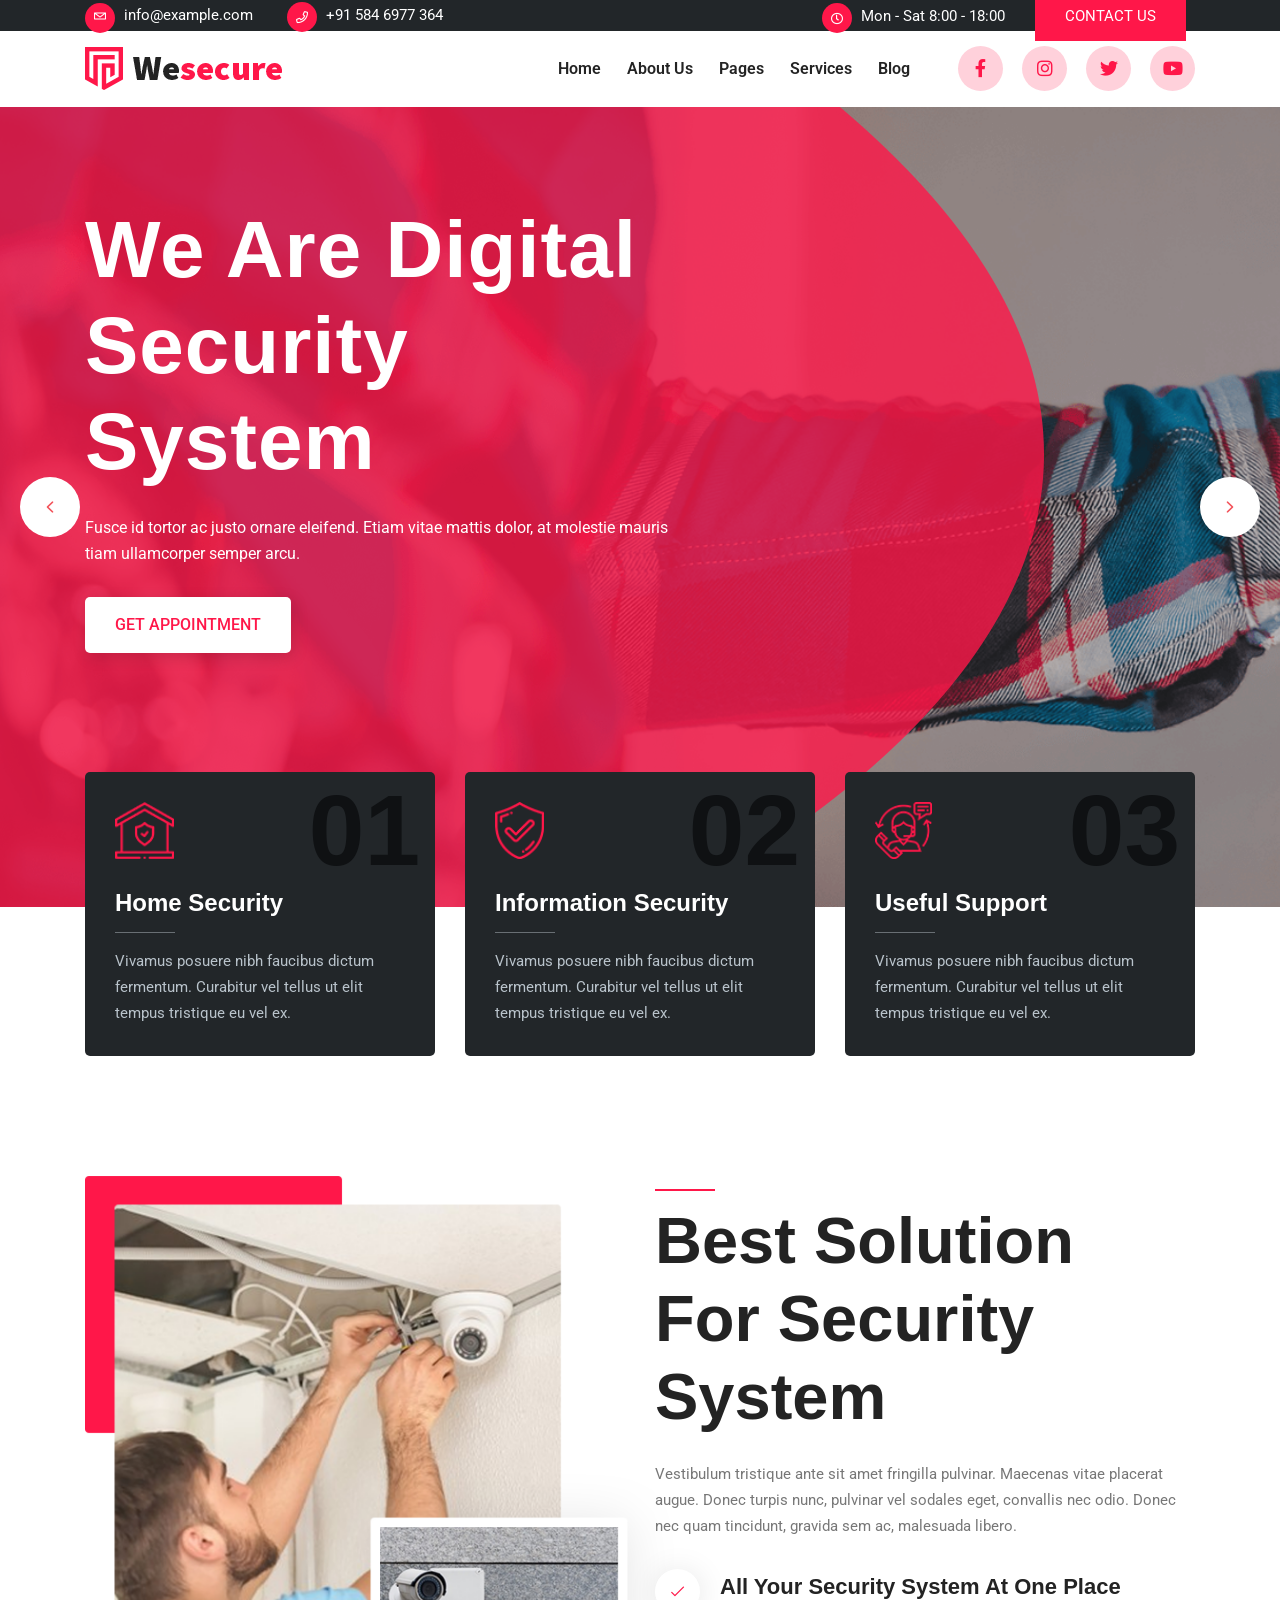
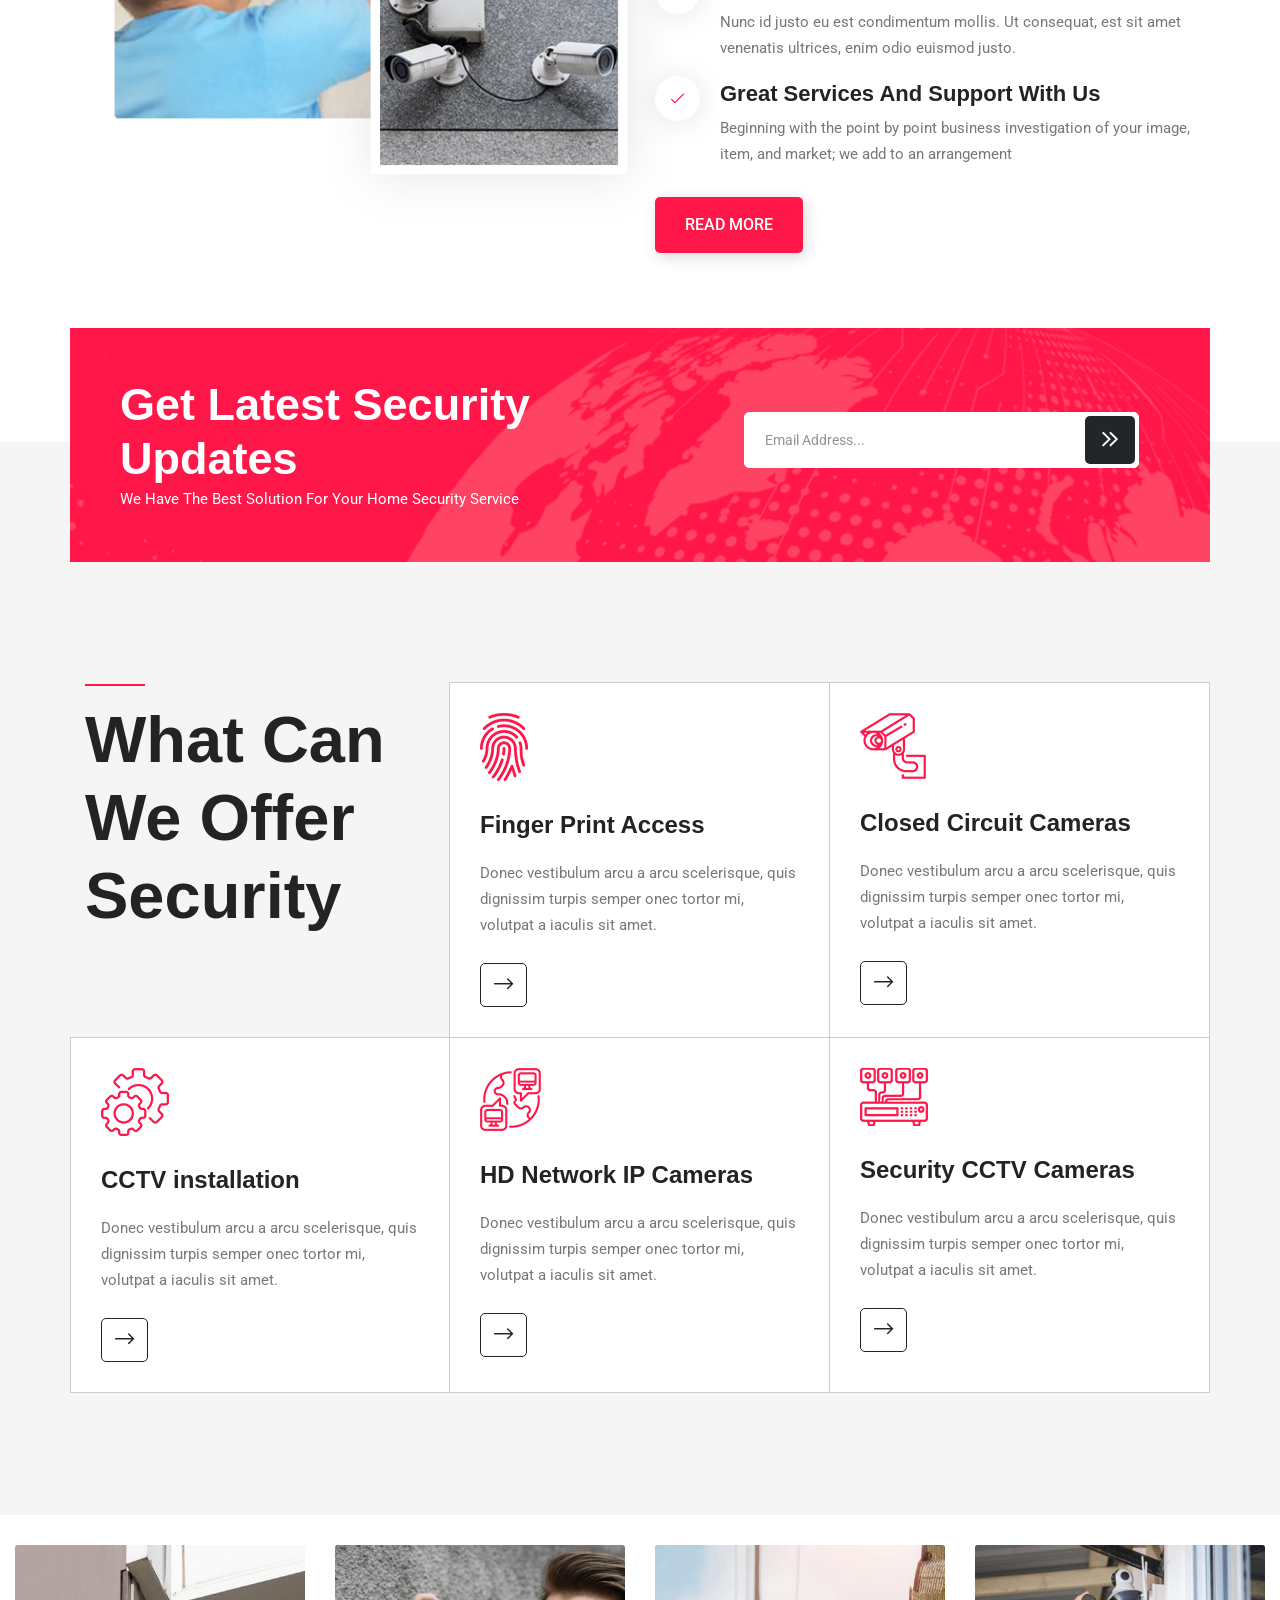
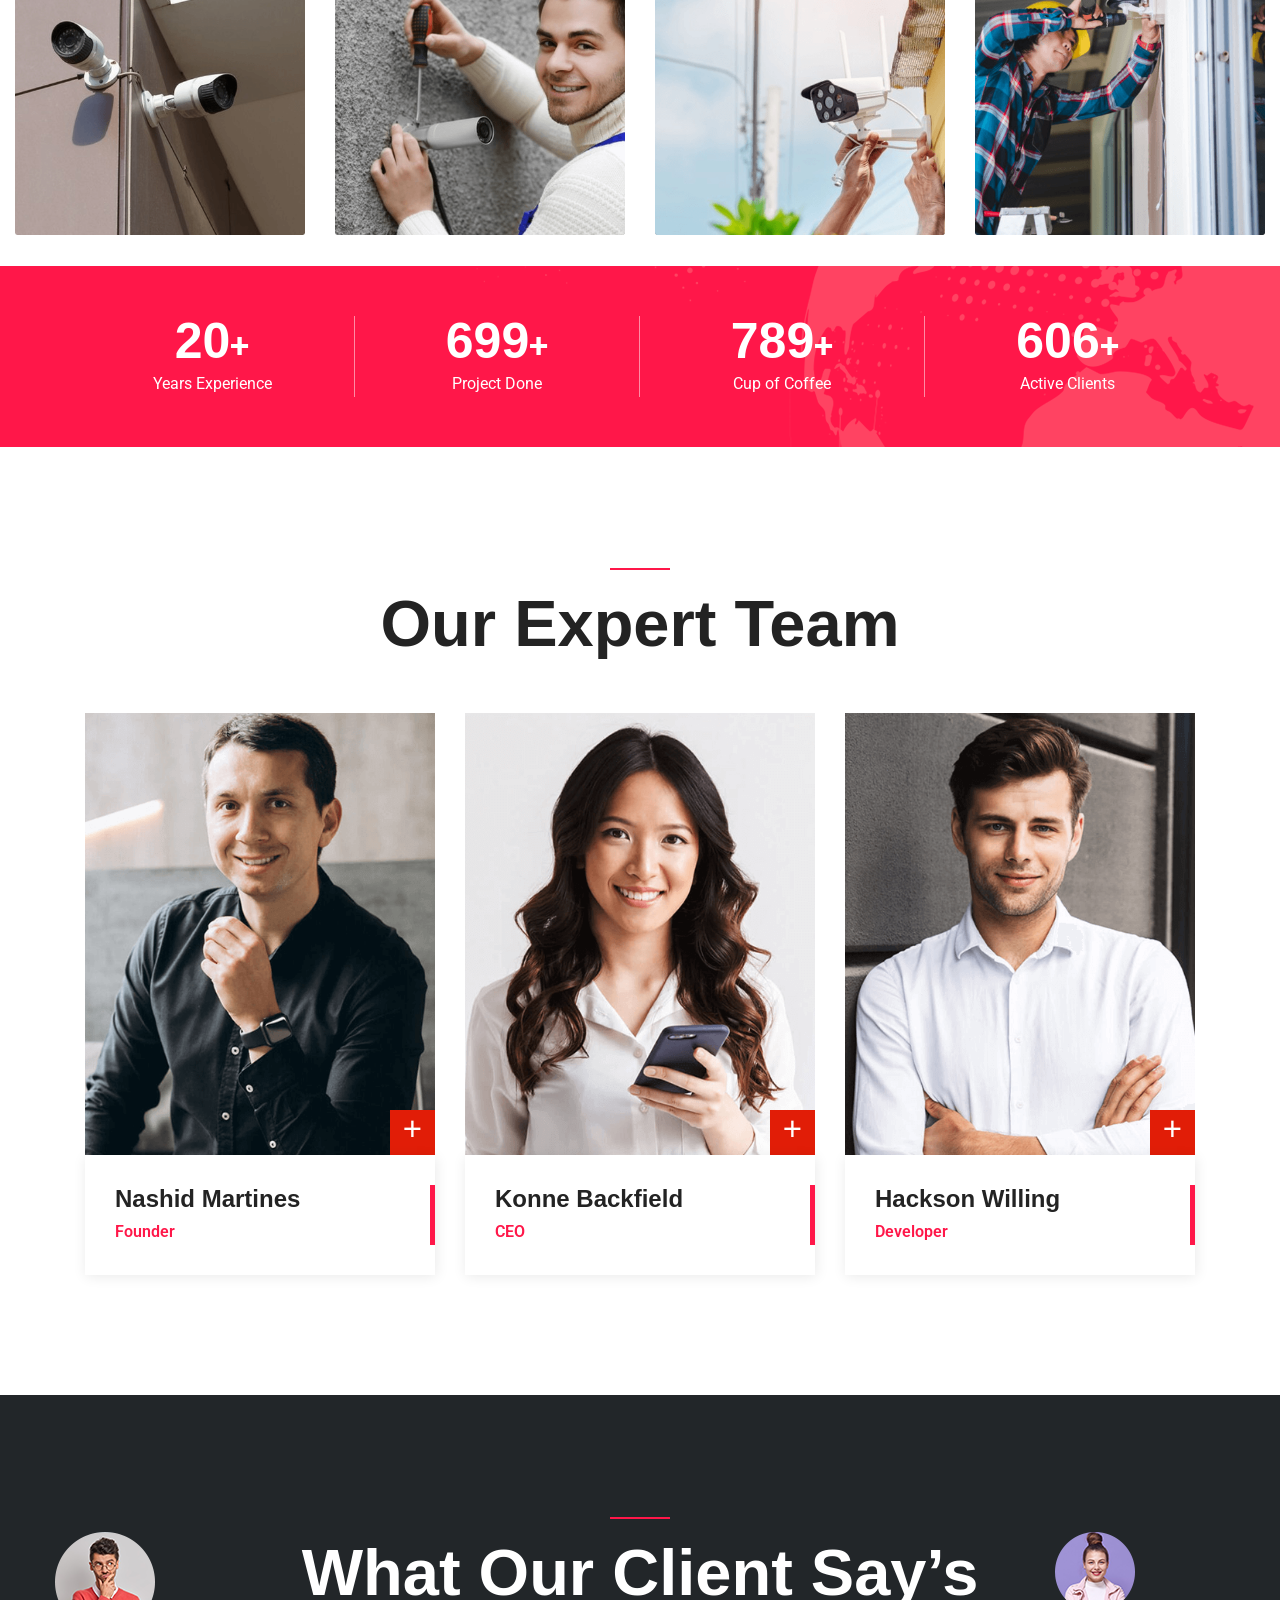
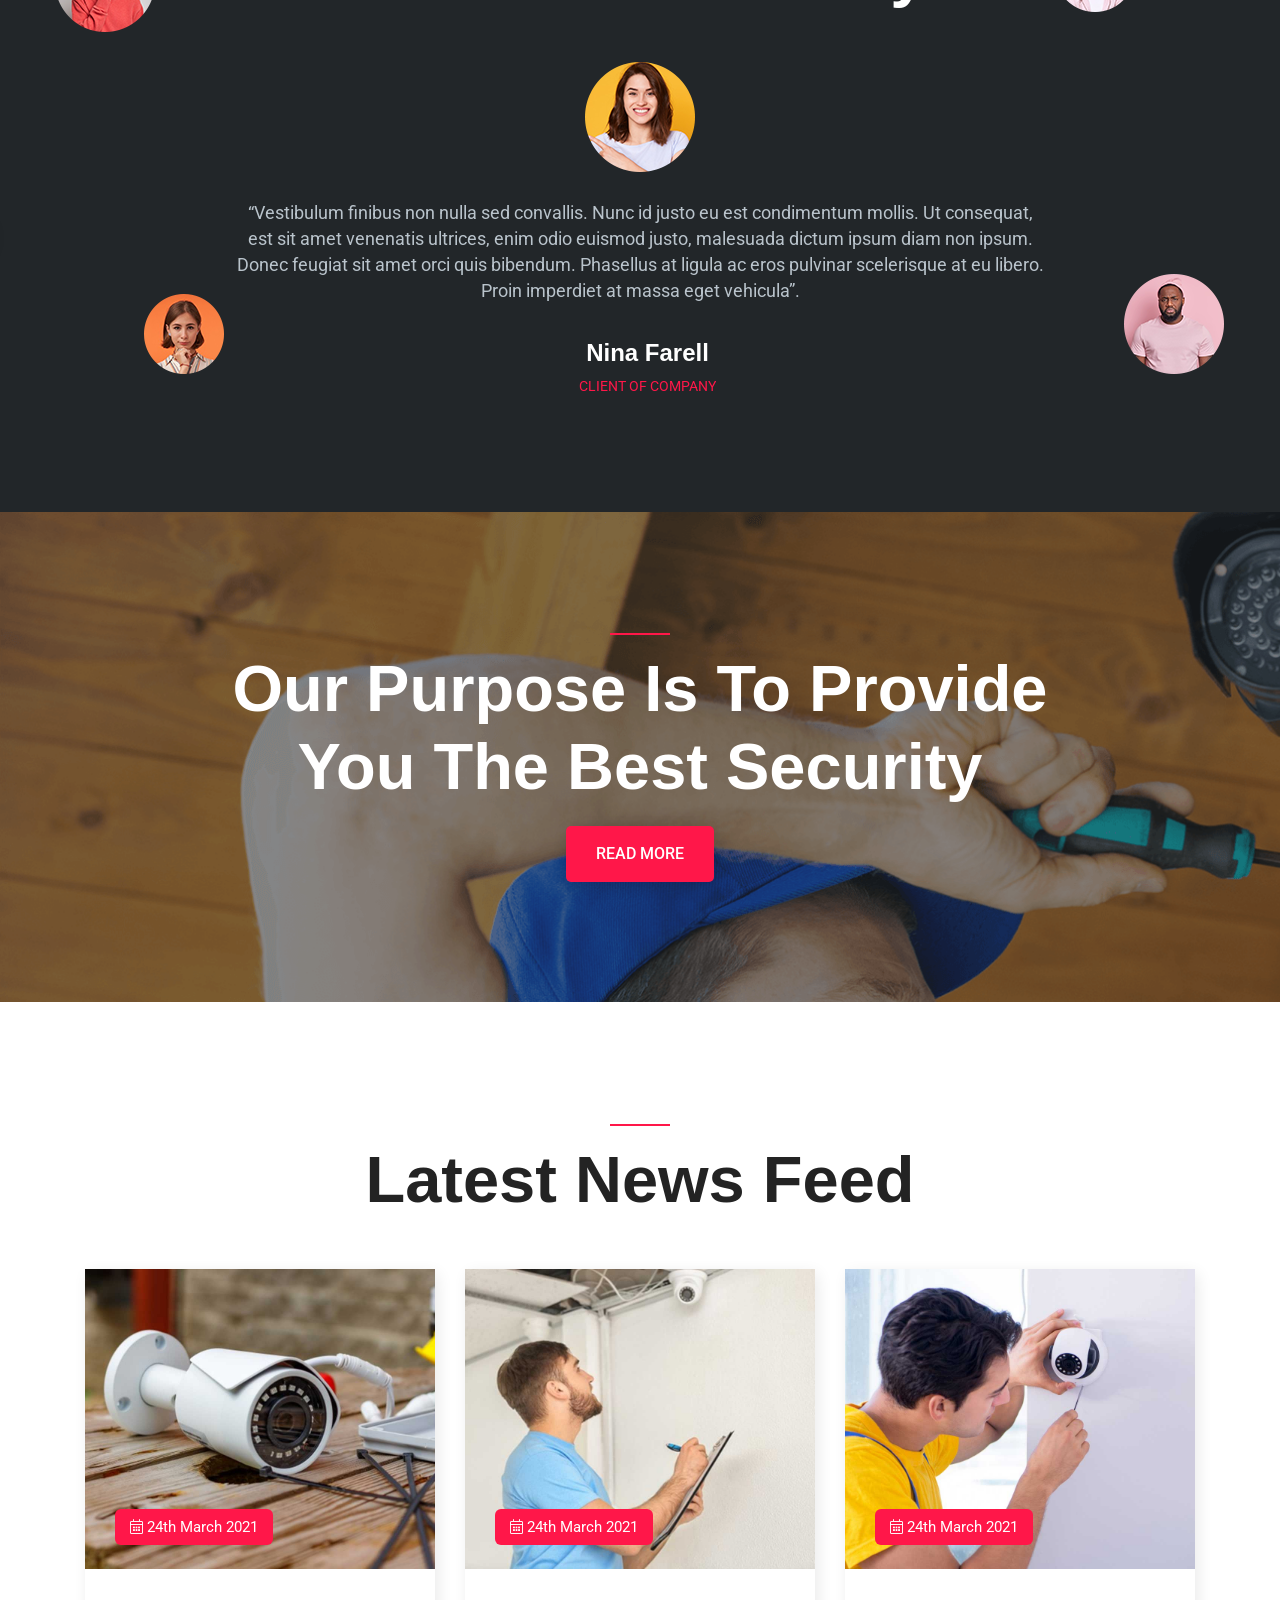
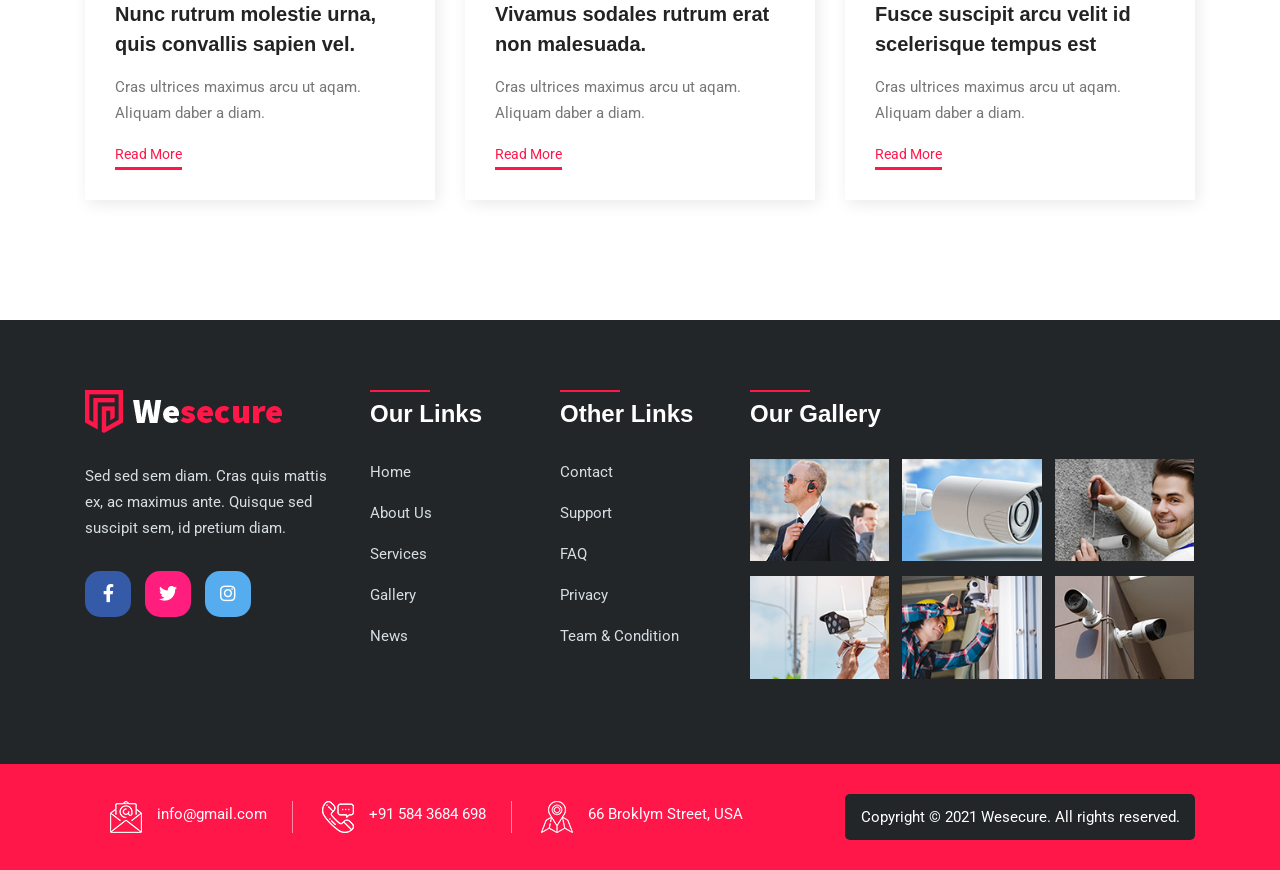
<file: public/frontend/index.html>
<!doctype html>
<html class="no-js" lang="zxx">
    
<!-- Mirrored from htmldemo.zcubethemes.com/wesecure/index.html by HTTrack Website Copier/3.x [XR&CO'2014], Sat, 06 Dec 2025 16:42:36 GMT -->
<head>
        <meta charset="utf-8">
        <meta http-equiv="x-ua-compatible" content="ie=edge">
        <title>Wesecure - Home CCTV Security  HTML Template</title>
        <meta name="description" content="">
        <meta name="viewport" content="width=device-width, initial-scale=1">
		<link rel="shortcut icon" type="image/x-icon" href="img/favicon.ico">
        <!-- Place favicon.ico in the root directory -->

		<!-- CSS here -->
        <link rel="stylesheet" href="css/bootstrap.min.css">
        <link rel="stylesheet" href="css/animate.min.css">
        <link rel="stylesheet" href="css/magnific-popup.css">
        <link rel="stylesheet" href="fontawesome/css/all.min.css">
        <link rel="stylesheet" href="font-flaticon/flaticon.css">
        <link rel="stylesheet" href="css/dripicons.css">
        <link rel="stylesheet" href="css/slick.css">
        <link rel="stylesheet" href="css/meanmenu.css">
        <link rel="stylesheet" href="css/default.css">
        <link rel="stylesheet" href="css/style.css">
        <link rel="stylesheet" href="css/responsive.css">
    </head>
    <body>
     <!-- header -->
        <header class="header-area header-three">  
           <div class="header-top second-header d-none d-md-block">
                <div class="container">
                    <div class="row align-items-center">                                              
                        <div class="col-lg-6 col-md-8 d-none  d-md-block">
                            <div class="header-cta">
                                <ul>                                   
                                    <li>
                                        <i class="icon dripicons-mail"></i>
                                        <span>info@example.com</span>
                                    </li>
                                     <li>
                                        <i class="icon far fa-phone"></i>
                                        <span>+91 584 6977 364</span>
                                    </li>
                                </ul>
                            </div>
                        </div>
                         <div class="col-lg-4 col-md-4 text-right d-none d-lg-block">
                             <div class="header-cta">
                                <ul>                                   
                                    
                                     <li>
                                        <i class="icon far fa-clock"></i>
                                        <span>Mon - Sat 8:00 - 18:00</span>
                                    </li>
                                </ul>
                            </div>
                        </div>
                         <div class="col-lg-2 col-md-4 d-none d-md-block">
                             <a href="contact.html" class="top-btn">Contact Us</a>
                              
                        </div>
                    </div>
                </div>
            </div>		
			  <div id="header-sticky" class="menu-area">
                <div class="container">
                    <div class="second-menu">
                        <div class="row align-items-center">
                            <div class="col-xl-3 col-lg-3">
                                <div class="logo">
                                    <a href="index.html"><img src="img/logo/logo.png" alt="logo"></a>
                                </div>
                            </div>
                           <div class="col-xl-6 col-lg-6">
                              
                                <div class="main-menu text-right text-xl-right">
                                    <nav id="mobile-menu">
                                        <ul>
                                            <li class="has-sub">
												<a href="index.html">Home</a>
												<ul>
                                                    <li><a href="index.html">Home Page 01</a></li>
                                                    <li><a href="index-2.html">Home Page 02</a></li>
												</ul>
											</li>
                                            <li><a href="about.html">About Us</a></li>
                                            <li class="has-sub"><a href="#">Pages</a>
												<ul>
                                                    <li><a href="projects.html">Gallery</a></li>
                                                    
                                                    <li><a href="pricing.html">Pricing</a></li>
                                                    <li><a href="team.html">Team</a></li>
                                                    <li><a href="faq.html">Faq</a></li>
                                                </ul>
											</li>
                                            <li class="has-sub"> 
                                              <a href="services.html">Services</a>
                                                <ul>
                                                     <li><a href="services.html">Services</a></li>
                                                    <li><a href="services-detail.html">Services Details</a></li>
												</ul>
                                            </li>
                                           
											<li class="has-sub"> 
                                                <a href="blog.html">Blog</a>
                                                <ul>
                                                    <li><a href="blog.html">Blog</a></li>
                                                    <li><a href="blog-details.html">Blog Details</a></li>
												</ul>
                                            </li>                     
                                        </ul>
                                    </nav>
                                </div>
                            </div>   
                            <div class="col-xl-3 col-lg-3 text-right d-none d-lg-block mt-15 mb-15">
                              <div class="header-social text-right">
                                                <span>
                                                    <a href="#" title="Facebook"><i class="fab fa-facebook-f"></i></a>
                                                    <a href="#" title="LinkedIn"><i class="fab fa-instagram"></i></a>               
                                                    <a href="#" title="Twitter"><i class="fab fa-twitter"></i></a>
                                                    <a href="#" title="Twitter"><i class="fab fa-youtube"></i></a>
                                                   </span>                    
                                                   <!--  /social media icon redux -->                               
                                            </div>
                            </div>
                          
                            
                                <div class="col-12">
                                    <div class="mobile-menu"></div>
                                </div>
                        </div>
                    </div>
                </div>
            </div>
        </header>
        <!-- header-end -->
        <!-- offcanvas-area -->
                <div class="offcanvas-menu">
                <span class="menu-close"><i class="fas fa-times"></i></span>
              <form role="search" method="get" id="searchform"   class="searchform" action="http://wordpress.zcube.in/xconsulta/">
                                <input type="text" name="s" id="search" value="" placeholder="Search"  />
                                <button><i class="fa fa-search"></i></button>
                            </form>

                    
                    <div id="cssmenu3" class="menu-one-page-menu-container">
                        <ul id="menu-one-page-menu-2" class="menu">
                            <li class="menu-item menu-item-type-custom menu-item-object-custom"><a href="index.html">Home</a></li>
                            <li class="menu-item menu-item-type-custom menu-item-object-custom"><a href="about.html">About Us</a></li>
                            <li class="menu-item menu-item-type-custom menu-item-object-custom"><a href="services.html">Services</a></li>
                             <li class="menu-item menu-item-type-custom menu-item-object-custom"><a href="pricing.html">Pricing </a></li>
                             <li class="menu-item menu-item-type-custom menu-item-object-custom"><a href="team.html">Team </a></li>
                             
                             <li class="menu-item menu-item-type-custom menu-item-object-custom"><a href="projects.html">Gallery Study</a></li>
                             <li class="menu-item menu-item-type-custom menu-item-object-custom"><a href="blog.html">Blog</a></li>
                            <li class="menu-item menu-item-type-custom menu-item-object-custom"><a href="contact.html">Contact</a></li>
                        </ul>
                    </div>  
                    
                    <div id="cssmenu2" class="menu-one-page-menu-container">
                        <ul id="menu-one-page-menu-1" class="menu">
                            <li class="menu-item menu-item-type-custom menu-item-object-custom"><a href="#home"><span>+8 12 3456897</span></a></li>
                            <li class="menu-item menu-item-type-custom menu-item-object-custom"><a href="#howitwork"><span>info@example.com</span></a></li>
                        </ul>
                    </div>                
            </div>
            <div class="offcanvas-overly"></div>
                 <!-- offcanvas-end -->
      
        <!-- main-area -->
        <main>
            
            <!-- search-popup -->
		<div class="modal fade bs-example-modal-lg search-bg popup1" tabindex="-1" role="dialog">
			<div class="modal-dialog modal-lg" role="document">
				<div class="modal-content search-popup">
					<div class="text-center">
						<a href="#" class="close2" data-dismiss="modal" aria-label="Close">× close</a>
					</div>
					<div class="row search-outer">
						<div class="col-md-11"><input type="text" placeholder="Search for products..." /></div>
						<div class="col-md-1 text-right"><a href="#"><i class="fa fa-search" aria-hidden="true"></i></a></div>
					</div>
				</div>
			</div>
		</div>
		<!-- /search-popup -->
            <!-- slider-area -->
            <section id="home" class="slider-area slider-four fix p-relative">
               
                <div class="slider-active">
				<div class="single-slider slider-bg d-flex align-items-center" >
                    <div class="overlay-bg " data-animation="fadeInLeft" data-delay=".2s">
                        <img src="img/slider/slider-overlay.png" alt="slider-overlay">
                    </div>
                    <div class="image-layer" style="background: url(img/slider/slider_img_bg.png)"></div>
                        <div class="container">
                           <div class="row justify-content-center align-items-center">
                                <div class="col-lg-7 col-md-7">
                                    <div class="slider-content s-slider-content">
                                         <h2 data-animation="fadeInUp" data-delay=".4s">We Are Digital Security System</h2>
                                        <p data-animation="fadeInUp" data-delay=".6s">Fusce id tortor ac justo ornare eleifend. Etiam vitae mattis dolor, at molestie mauris tiam ullamcorper semper arcu.</p>
                                        
                                         <div class="slider-btn mt-30 mb-160">     
                                             <a href="contact.html" class="btn ss-btn active mr-15">Get Appointment</a>
                                             
                                        </div>        
                                                              
                                    </div>
                                </div>
                                <div class="col-lg-5 col-md-5">
                                    
                                </div>
                            </div>
                        </div>
                    </div>
                    <div class="single-slider slider-bg d-flex align-items-center">
                    <div class="overlay-bg " data-animation="fadeInLeft" data-delay=".2s">
                        <img src="img/slider/slider-overlay.png" alt="slider-overlay">
                    </div>
                        <div class="image-layer" style="background: url(img/slider/slider_img02.jpg)"></div>
                        <div class="container">
                           <div class="row justify-content-center align-items-center">
                                <div class="col-lg-7 col-md-7">
                                    <div class="slider-content s-slider-content">
                                         <h2 data-animation="fadeInUp" data-delay=".4s">We Are Digital Security System</h2>
                                        <p data-animation="fadeInUp" data-delay=".6s">Fusce id tortor ac justo ornare eleifend. Etiam vitae mattis dolor, at molestie mauris tiam ullamcorper semper arcu.</p>
                                        
                                         <div class="slider-btn mt-30 mb-160">                                          
                                          <a href="contact.html" class="btn ss-btn active mr-15">Get Appointment</a>
                                             
                                        </div>        
                                                              
                                    </div>
                                </div>
                                <div class="col-lg-5 col-md-5">
                                    
                                </div>
                            </div>
                        </div>
                    </div>
               
                    
                    </div>
                    
               
            </section>
            <!-- slider-area-end -->
            
             
             <!-- features-area -->
            <section id="features-services" class="features-services-area about-p p-relative">
                <div class="container">
                    <div class="row">
                         <div class="col-lg-4 col-md-12">
                             
                          <div class="features-box mb-30">
                              <div class="features-icon">
                                   <img src="img/icon/se-icon1.png" alt="img">    
                                </div>
                              <div class="number">01</div>
                               <div class="features-content">
                                    <h4><a href="services-detail.html">Home Security</a></h4>   
                                    <p>Vivamus posuere nibh faucibus dictum fermentum. Curabitur vel tellus ut elit tempus tristique eu vel ex.</p>
                                </div>
                            </div>   
                             
                         
                        </div>
                       <div class="col-lg-4 col-md-12">
                             
                          <div class="features-box mb-30">
                              <div class="features-icon">
                                   <img src="img/icon/se-icon2.png" alt="img">    
                                </div>
                               <div class="number">02</div>
                               <div class="features-content">
                                    <h4><a href="services-detail.html">Information Security</a></h4>   
                                    <p>Vivamus posuere nibh faucibus dictum fermentum. Curabitur vel tellus ut elit tempus tristique eu vel ex.</p>
                                </div>
                            </div>   
                             
                         
                        </div>
                        <div class="col-lg-4 col-md-12">
                             
                          <div class="features-box mb-30">
                              <div class="features-icon">
                                   <img src="img/icon/se-icon3.png" alt="img">    
                                </div>
                               <div class="number">03</div>
                               <div class="features-content">
                                    <h4><a href="services-detail.html">Useful Support</a></h4>   
                                    <p>Vivamus posuere nibh faucibus dictum fermentum. Curabitur vel tellus ut elit tempus tristique eu vel ex.</p>
                                </div>
                            </div>   
                             
                         
                        </div>
                     
                     
                    </div>
                </div>
            </section>
            <!-- features-area-end -->
            
             <!-- about-area -->
            <section id="about" class="about-area about-p pt-90 pb-75 p-relative fix">
                <div class="container">
                    <div class="row">
                         <div class="col-lg-6 col-md-12 col-sm-12">
                            <div class="s-about-img p-relative  wow fadeInLeft  animated"   data-animation="fadeInLeft" data-delay=".4s">
                                <img src="img/features/about_img.png" alt="img">    
                            </div>
                          
                        </div>
                        
					<div class="col-lg-6 col-md-12 col-sm-12">
                            <div class="about-content s-about-content  wow fadeInRight  animated" data-animation="fadeInRight" data-delay=".4s">
                                <div class="about-title second-title pb-25">  
                                    <h5><span class="line"> <img src="img/bg/circle_right.png" alt="circle_right"></span></h5>
                                    <h2>Best Solution For Security System</h2>
                                   
                                </div>
                                
                                <p>Vestibulum tristique ante sit amet fringilla pulvinar. Maecenas vitae placerat augue. Donec turpis nunc, pulvinar vel sodales eget, convallis nec odio. Donec nec quam tincidunt, gravida sem ac, malesuada libero.</p>
                                <ul class="mt-30 mb-15">
                                  <li>
                                    <div class="icon"><i class="fal fa-check"></i></div>
                                    <div class="text">
                                        <h4>All Your Security System At One Place</h4>
                                        <p>Nunc id justo eu est condimentum mollis. Ut consequat, est sit amet venenatis ultrices, enim odio euismod justo.</p>
                                    </div>
                                </li>
                                <li>
                                    <div class="icon"><i class="fal fa-check"></i></div>
                                    <div class="text">
                                        <h4>Great Services And Support With Us</h4>
                                        <p>Beginning with the point by point business investigation of your image, item, and market; we add to an arrangement</p>
                                    </div>
                                </li>
                               
                            </ul>
                              <div class="slider-btn">                                          
                                            <a href="about.html" class="btn ss-btn">Read More</a>					
                                        </div>
                      
                            </div>
                        </div>
                     
                    </div>
                </div>
            </section>
            <!-- about-area-end -->
            <!-- newslater-area -->
            <section class="newslater-area" >
                <div class="container" style="background-image: url(img/bg/subscibe-bg.png); background-repeat: no-repeat; background-size: cover; background-position: center center;" >
                    <div class="row align-items-center">
                        <div class="col-xl-7 col-lg-7">
                            <div class="section-title">
                                <h2>Get Latest Security Updates</h2>
                                <p>We Have The Best Solution For Your Home Security Service</p>
                            </div>
                        </div>
                        <div class="col-xl-5 col-lg-5">
                             <form name="ajax-form" id="contact-form4" action="#" method="post" class="contact-form newslater">
                               <div class="form-group p-relative">
                                  <input class="form-control" id="email2" name="email" type="email" placeholder="Email Address..." value="" required=""> 
                                  <button type="submit" class="btn btn-custom" id="send2"><i class="fal fa-angle-double-right"></i></button>
                               </div>
                               <!-- /Form-email -->	
                            </form>
                        </div>
                    </div>
                   
                </div>
            </section>
            <!-- newslater-aread-end -->
              <!-- services-three-area -->
            <section id="services-08" class="services-08 pt-240 pb-120 p-relative fix" style="background: #f5f5f5;">
                <div class="container">
                    <div class="row services-08-item--wrapper mt-0">
                            <div class="col-lg-4 col-md-4">
                                <div class="section-title mb-50 text-left">
                                 <h5><span class="line"> <img src="img/bg/circle_right.png" alt="circle_right"></span></h5>
                                <h2>
                                   What Can We Offer Security
                                </h2>
                             
                            </div>
                            </div>
                              <div class="col-lg-4 col-md-4 bdr">
                                <div class="services-08-item">
                                    <div class="services-08-thumb">
                                     <img src="img/icon/se-icon4.png" alt="img">
                                    </div>
                                    <div class="services-08-content">
                                        <h3><a href="services-detail.html"> Finger Print Access</a></h3>
                                        <p>Donec vestibulum arcu a arcu scelerisque, quis dignissim turpis semper onec tortor mi, volutpat a iaculis sit amet.</p>
                                        <a href="services-detail.html" class="readmore"><i class="fal fa-long-arrow-right"></i></a>
                                    </div>
                                </div>
                            </div>
                              <div class="col-lg-4 col-md-4 bdr">
                                <div class="services-08-item">
                                    <div class="services-08-thumb">
                                     <img src="img/icon/se-icon5.png" alt="img">
                                    </div>
                                    <div class="services-08-content">
                                        <h3><a href="services-detail.html">Closed Circuit Cameras</a></h3>
                                        <p>Donec vestibulum arcu a arcu scelerisque, quis dignissim turpis semper onec tortor mi, volutpat a iaculis sit amet.</p>
                                        <a href="services-detail.html" class="readmore"><i class="fal fa-long-arrow-right"></i></a>
                                    </div>
                                </div>
                            </div>
                             <div class="col-lg-4 col-md-4 bdr">
                                <div class="services-08-item">
                                    <div class="services-08-thumb">
                                      <img src="img/icon/se-icon6.png" alt="img">
                                    </div>
                                    <div class="services-08-content">
                                        <h3><a href="services-detail.html">CCTV installation</a></h3>
                                        <p>Donec vestibulum arcu a arcu scelerisque, quis dignissim turpis semper onec tortor mi, volutpat a iaculis sit amet.</p>
                                        <a href="services-detail.html" class="readmore"><i class="fal fa-long-arrow-right"></i></a>
                                    </div>
                                </div>
                            </div>
                             <div class="col-lg-4 col-md-4 bdr">
                                <div class="services-08-item">
                                    <div class="services-08-thumb">
                                      <img src="img/icon/se-icon7.png" alt="img">
                                    </div>
                                    <div class="services-08-content">
                                        <h3><a href="services-detail.html"> HD Network IP Cameras</a></h3>
                                        <p>Donec vestibulum arcu a arcu scelerisque, quis dignissim turpis semper onec tortor mi, volutpat a iaculis sit amet.</p>
                                        <a href="services-detail.html" class="readmore"><i class="fal fa-long-arrow-right"></i></a>
                                    </div>
                                </div>
                            </div>
                             <div class="col-lg-4 col-md-4 bdr">
                                <div class="services-08-item">
                                    <div class="services-08-thumb">
                                       <img src="img/icon/se-icon8.png" alt="img">
                                    </div>
                                    <div class="services-08-content">
                                        <h3><a href="services-detail.html">Security CCTV Cameras</a></h3>
                                        <p>Donec vestibulum arcu a arcu scelerisque, quis dignissim turpis semper onec tortor mi, volutpat a iaculis sit amet.</p>
                                        <a href="services-detail.html" class="readmore"><i class="fal fa-long-arrow-right"></i></a>
                                    </div>
                                </div>
                            </div>
                       
                        </div>
					
                     
                    </div>
            </section>
           <!-- services-three-area -->
             <!-- gallery-area -->          
            <section id="services-area2" class="services-area2 pt-30 fix">
                <div class="container-fluid">
                    <div class="row home-blog-active">
                      
                       <div class="col-lg-4 col-md-12">
                          <a href="img/gallery/protfolio-img01.png" class="popup-image">
                                <figure class="gallery-image">
                                  <img src="img/gallery/protfolio-img01.png" alt="img" class="img">      
                                    <figcaption>
                                        <h4>Apartment Security </h4>
                                         <span>CCTV Security System</span>
                                    </figcaption>
                                </figure>
                            </a>
                        </div>
                        <div class="col-lg-4 col-md-12">
                           <a href="img/gallery/protfolio-img02.png" class="popup-image">
                                <figure class="gallery-image">
                                  <img src="img/gallery/protfolio-img02.png" alt="img" class="img">      
                                    <figcaption>
                                        <h4>Apartment Security </h4>
                                         <span>CCTV Security System</span>
                                    </figcaption>
                                </figure>
                            </a>
                        </div>
                         
                         <div class="col-lg-4 col-md-12">
                           <a href="img/gallery/protfolio-img03.png" class="popup-image">
                                <figure class="gallery-image">
                                  <img src="img/gallery/protfolio-img03.png" alt="img" class="img">      
                                    <figcaption>
                                        <h4>Apartment Security </h4>
                                         <span>CCTV Security System</span>
                                    </figcaption>
                                </figure>
                            </a>
                        </div>
                        
                          <div class="col-lg-4 col-md-12">
                           <a href="img/gallery/protfolio-img04.png" class="popup-image">
                                <figure class="gallery-image">
                                  <img src="img/gallery/protfolio-img04.png" alt="img" class="img">      
                                    <figcaption>
                                        <h4>Apartment Security </h4>
                                         <span>CCTV Security System</span>
                                    </figcaption>
                                </figure>
                            </a>
                        </div>
                        <div class="col-lg-4 col-md-12">
                           <a href="img/gallery/protfolio-img03.png" class="popup-image">
                                <figure class="gallery-image">
                                  <img src="img/gallery/protfolio-img03.png" alt="img" class="img">      
                                    <figcaption>
                                        <h4>Apartment Security </h4>
                                         <span>CCTV Security System</span>
                                    </figcaption>
                                </figure>
                            </a>
                        </div>
                        
                        
                    </div>
                </div>
            </section>
            <!-- gallery-area-end -->
            
            <!-- counter-area -->
            <div class="counter-area p-relative pt-50 pb-50" style="background-image:url(img/bg/counter-bg.png)">
                <div class="container">
               
                    <div class="row p-relative">
                         <div class="col-lg-3 col-md-6 col-sm-6">
                             <div class="single-counter">
                                
                                <div class="counter p-relative">
                                    <span class="count">25</span><small>+</small>                                    
                                    <p>Years Experience</p>
                                </div>
                               
                            </div>
                        </div>
                      <div class="col-lg-3 col-md-6 col-sm-6">
                           <div class="single-counter">
                                
                                <div class="counter p-relative">
                                    <span class="count">874</span><small>+</small>                                   
                                    <p>Project Done</p>
                                </div>
                                
                               
                            </div>
                        </div>
                        <div class="col-lg-3 col-md-6 col-sm-6">
                            <div class="single-counter">
                             
                                <div class="counter p-relative">
                                   <span class="count">987</span><small>+</small>     
                                      <p>Cup of Coffee</p>
                                </div>
                              
                            </div>
                        </div>
                         <div class="col-lg-3 col-md-6 col-sm-6">
                            <div class="single-counter">
                               
                                <div class="counter p-relative">
                                    <span class="count">758</span><small>+</small>     
                                <p>Active Clients</p>
                                </div>
                               
                                
                            </div>
                        </div>
                    </div>
                </div>
            </div>
            <!-- counter-area-end -->	             
            <!-- team-area -->
            <section id="team" class="team-area2 pt-120 pb-90" >            
                <div class="container">  
                    <div class="row">   
                        <div class="col-lg-12 p-relative">
                           <div class="section-title center-align mb-50 text-center">
                                 <h5><span class="line2"> <img src="img/bg/circle_right.png" alt="circle_right"></span></h5>
                                <h2>
                                Our Expert Team
                                </h2>
                             
                            </div>
                        </div>                        
                         
                    </div>
                    <div class="row home-blog-active2">
                        <div class="col-lg-4 col-md-6">
                            <div class="single-team mb-30 ">
                                <div class="team-thumb  p-relative">
                                  <div class="brd">
                                        <img src="img/team/team_img01.png" alt="img">
                                    </div>
                                    
                                   <div class="dropdown">
                                      <a href="#" class="xbtn"  data-toggle="dropdown" aria-haspopup="true" aria-expanded="false">
                                        +
                                      </a>
                                      <div class="dropdown-menu" >
                                        <div class="team-social mt-15">
                                        <ul>
                                            <li><a href="#"><i class="fab fa-facebook-f"></i></a></li> 
                                            <li> <a href="#"><i class="fab fa-twitter"></i></a></li>   
                                            <li><a href="#"><i class="fab fa-instagram"></i></a></li>   
                                        </ul>       
                                    </div>
                                      </div>
                                    </div>
                                    
                                </div>
                                <div class="team-info">
                                    <div class="text">
                                        <h4><a href="team-details.html">Nashid Martines</a></h4>
                                        <span>Founder</span>
                                    </div>
                                </div>
                            </div>
                        </div>
                        <div class="col-lg-4 col-md-6">
                            <div class="single-team mb-30 ">
                                <div class="team-thumb p-relative">
                                    <div class="brd">
                                         <img src="img/team/team_img02.png" alt="img">
                                    </div>
                                    
                                    <div class="dropdown">
                                      <a href="#" class="xbtn"  data-toggle="dropdown" aria-haspopup="true" aria-expanded="false">
                                        +
                                      </a>
                                      <div class="dropdown-menu" >
                                        <div class="team-social mt-15">
                                        <ul>
                                            <li><a href="#"><i class="fab fa-facebook-f"></i></a></li> 
                                            <li> <a href="#"><i class="fab fa-twitter"></i></a></li>   
                                            <li><a href="#"><i class="fab fa-instagram"></i></a></li>   
                                        </ul>       
                                    </div>
                                      </div>
                                    </div>
                                    
                                </div>
                                <div class="team-info">
                                    <div class="text">
                                        <h4><a href="team-details.html">Konne Backfield</a></h4>
                                        <span>CEO</span>
                                    </div>
                                </div>
                            </div>
                        </div>
                        <div class="col-lg-4 col-md-6">
                            <div class="single-team mb-30 ">
                                <div class="team-thumb p-relative">
                                     <div class="brd">
                                         <img src="img/team/team_img03.png" alt="img">
                                    </div>
                                     
                                    <div class="dropdown">
                                      <a href="#" class="xbtn"  data-toggle="dropdown" aria-haspopup="true" aria-expanded="false">
                                        +
                                      </a>
                                      <div class="dropdown-menu" >
                                        <div class="team-social mt-15">
                                        <ul>
                                            <li><a href="#"><i class="fab fa-facebook-f"></i></a></li> 
                                            <li> <a href="#"><i class="fab fa-twitter"></i></a></li>   
                                            <li><a href="#"><i class="fab fa-instagram"></i></a></li>   
                                        </ul>       
                                    </div>
                                      </div>
                                    </div>
                                    
                                </div>
                                <div class="team-info">
                                     <div class="text">
                                        <h4><a href="team-details.html">Hackson Willing</a></h4>
                                        <span>Developer</span>
                                    </div>
                                </div>
                            </div>
                        </div>						
                       <div class="col-lg-4 col-md-6">
                            <div class="single-team mb-30 ">
                                <div class="team-thumb p-relative">
                                  <div class="brd">
                                        <img src="img/team/team_img06.png" alt="img">
                                    </div>
                                    
                                    <div class="dropdown">
                                      <a href="#" class="xbtn"  data-toggle="dropdown" aria-haspopup="true" aria-expanded="false">
                                        +
                                      </a>
                                      <div class="dropdown-menu" >
                                        <div class="team-social mt-15">
                                        <ul>
                                            <li><a href="#"><i class="fab fa-facebook-f"></i></a></li> 
                                            <li> <a href="#"><i class="fab fa-twitter"></i></a></li>   
                                            <li><a href="#"><i class="fab fa-instagram"></i></a></li>   
                                        </ul>       
                                    </div>
                                      </div>
                                    </div>
                                    
                                </div>
                                <div class="team-info">
                                     <div class="text">
                                        <h4><a href="team-details.html">James Grady</a></h4>
                                        <span>Founder</span>
                                    </div>
                                  
                                </div>
                            </div>
                        </div>
                         <div class="col-lg-4 col-md-6">
                            <div class="single-team mb-30 ">
                                <div class="team-thumb p-relative">
                                  <div class="brd">
                                        <img src="img/team/team_img08.png" alt="img">
                                    </div>
                                    
                                    
                                    <div class="dropdown">
                                      <a href="#" class="xbtn"  data-toggle="dropdown" aria-haspopup="true" aria-expanded="false">
                                        +
                                      </a>
                                      <div class="dropdown-menu" >
                                        <div class="team-social mt-15">
                                        <ul>
                                            <li><a href="#"><i class="fab fa-facebook-f"></i></a></li> 
                                            <li> <a href="#"><i class="fab fa-twitter"></i></a></li>   
                                            <li><a href="#"><i class="fab fa-instagram"></i></a></li>   
                                        </ul>       
                                    </div>
                                      </div>
                                    </div>
                                    
                                </div>
                                <div class="team-info">
                                     <div class="text">
                                        <h4><a href="team-details.html">Rosalina D. William</a></h4>
                                        <span>Founder</span>
                                    </div>
                                  
                                </div>
                            </div>
                        </div>
                        
                        
                    </div>
                </div>
            </section>
            <!-- team-area-end -->              
       
             
              <!-- testimonial-area -->
            <section class="testimonial-area pt-120 pb-105" style="background-image: url(img/bg/service-bg.png);background-color: #222629;background-position: center center;background-repeat: no-repeat;">
                <div class="container">
                    <div class="row">
                        <div class="col-lg-12">
                            <div class="section-title center-align mb-50 text-center">
                                <h5><span class="line2"> <img src="img/bg/circle_right.png" alt="circle_right"></span></h5>
                              
                                <h2>
                                  What Our Client Say’s
                                </h2>
                             
                            </div>
                           
                        </div>
                        
                        <div class="col-lg-12">
                            <div class="testimonial-active">
                                <div class="single-testimonial">
                                    <div class="testi-author">
                                        <img src="img/testimonial/testi_avatar.png" alt="img">
                                    </div>
                                    <p>“Vestibulum finibus non nulla sed convallis. Nunc id justo eu est condimentum mollis. Ut consequat, est sit amet venenatis ultrices, enim odio euismod justo, malesuada dictum ipsum diam non ipsum. Donec feugiat sit amet orci quis bibendum. Phasellus at ligula ac eros pulvinar scelerisque at eu libero. Proin imperdiet at massa eget vehicula”.</p>
                                    <div class="testi-author">
                                        <div class="ta-info">
                                            <h6>Nina Farell</h6>
                                            <span>Client Of Company</span>
                                        </div>
                                    </div>
                                   
                                </div>
                               <div class="single-testimonial">
                                    <div class="testi-author">
                                        <img src="img/testimonial/testi_avatar.png" alt="img">
                                    </div>
                                    <p>“Vestibulum finibus non nulla sed convallis. Nunc id justo eu est condimentum mollis. Ut consequat, est sit amet venenatis ultrices, enim odio euismod justo, malesuada dictum ipsum diam non ipsum. Donec feugiat sit amet orci quis bibendum. Phasellus at ligula ac eros pulvinar scelerisque at eu libero. Proin imperdiet at massa eget vehicula”.</p>
                                    <div class="testi-author">
                                        <div class="ta-info">
                                            <h6>Oliver Dummer</h6>
                                            <span>Client Of Company</span>
                                        </div>
                                    </div>
                                   
                                </div>
                               
                                
                            </div>
                        </div>
                    </div>
                </div>
            </section>
            <!-- testimonial-area-end -->
              <!-- cat-area  -->
            <section class="cat-area pt-120 pb-120 text-center"  style="background:url('img/bg/cat-bg.png'); background-repeat: no-repeat; background-size: cover;">
                <div class="container">
          
                    <div class="row align-items-center">
                        
                        <div class="col-lg-12 col-md-12">
                            <div class="section-title cta-title mb-20"> 
                            
                                 <h5><span class="line2"> <img src="img/bg/circle_right.png" alt="circle_right"></span></h5> 
                                <h2>Our Purpose Is To Provide<br>You The Best Security</h2>
                            </div>
                            
                        
                        </div>
                        <div class="col-lg-12 col-md-12">
                            <a href="contact.html" class="btn ss-btn">Read More</a>
                        </div>
                        
                       
						
                    </div>
                    
                </div>
            </section>
            <!-- cat-area-end -->
            
              <!-- blog-area -->
            <section id="blog" class="blog-area  p-relative pt-120 pb-90 fix">
                <div class="container">
                    <div class="row align-items-center"> 
                        <div class="col-lg-12">
                            <div class="section-title center-align mb-50 text-center">
                                <h5><span class="line2"> <img src="img/bg/circle_right.png" alt="circle_right"></span></h5>
                              
                                <h2>
                                 Latest News Feed
                                </h2>
                               
                            </div>
                           
                        </div>
                    </div>
                    <div class="row">
                       <div class="col-lg-4 col-md-12">
                            <div class="single-post2 mb-30">
                                <div class="blog-thumb2">
                                    <a href="blog-details.html"><img src="img/blog/inner_b1.jpg" alt="img"></a>
                                </div>                    
                                <div class="blog-content2">     
                                    <div class="date-home">
                                    <i class="fal fa-calendar-alt"></i> 24th March 2021
                                    </div>
                                         <h4><a href="blog-details.html">Nunc rutrum molestie urna, quis convallis sapien vel.</a></h4>    
                                        <p>Cras ultrices maximus arcu ut aqam. Aliquam daber a diam.</p>
                                       <div class="blog-btn"><a href="blog-details.html">Read More</a></div>
                                </div>
                            </div>
                        </div>
                         <div class="col-lg-4 col-md-12">
                            <div class="single-post2 mb-30">
                                <div class="blog-thumb2">
                                    <a href="blog-details.html"><img src="img/blog/inner_b2.jpg" alt="img"></a>
                                </div>
                                <div class="blog-content2">     
                                   <div class="date-home">
                                    <i class="fal fa-calendar-alt"></i> 24th March 2021
                                    </div>
                                     <h4><a href="blog-details.html">Vivamus sodales rutrum erat non malesuada.</a></h4>    
                                     <p>Cras ultrices maximus arcu ut aqam. Aliquam daber a diam.</p>
                                     <div class="blog-btn"><a href="blog-details.html">Read More</a></div>

                                </div>
                            </div>
                        </div>
                        <div class="col-lg-4 col-md-12">
                            <div class="single-post2 mb-30">
                                <div class="blog-thumb2">
                                    <a href="blog-details.html"><img src="img/blog/inner_b3.jpg" alt="img"></a>
                                </div>
                                <div class="blog-content2">     
                                   <div class="date-home">
                                    <i class="fal fa-calendar-alt"></i> 24th March 2021
                                    </div>
                                     <h4><a href="blog-details.html">Fusce suscipit arcu velit id scelerisque tempus est</a></h4>    
                                     <p>Cras ultrices maximus arcu ut aqam. Aliquam daber a diam.</p>
                                     <div class="blog-btn"><a href="blog-details.html">Read More</a></div>

                                </div>
                            </div>
                        </div>
                
                        
                    </div>
                </div>
            </section>
            <!-- blog-area-end -->
        </main>
        <!-- main-area-end -->
        <!-- footer -->
        <footer class="footer-bg footer-p" style="background:#222629;">
             <div class="footer-top pt-70 pb-40">
                <div class="container">
                    <div class="row justify-content-between">
                        
                          <div class="col-xl-3 col-lg-3 col-sm-6">
                            <div class="footer-widget mb-15">
                                <div class="f-widget-title mb-30">
                                   <img src="img/logo/f_logo.png" alt="img">                                   
                                </div>
                                 <p>Sed sed sem diam. Cras quis mattis ex, ac maximus ante. Quisque sed suscipit sem, id pretium diam.</p>
                               
                            </div>
                              <div class="footer-social  mt-30">                                    
                                    <a href="#"><i class="fab fa-facebook-f"></i></a>
                                    <a href="#"><i class="fab fa-twitter"></i></a>
                                    <a href="#"><i class="fab fa-instagram"></i></a>
                                </div>
                        </div>
						<div class="col-xl-2 col-lg-2 col-sm-6">
                            <div class="footer-widget mb-30">
                                <div class="f-widget-title">
                                    <h2>Our Links</h2>
                                </div>
                                <div class="footer-link">
                                    <ul>                                        
                                        <li><a href="index.html">Home</a></li>
                                        <li><a href="about.html"> About Us</a></li>
                                        <li><a href="services.html"> Services </a></li>
                                        <li><a href="projects.html"> Gallery</a></li>
                                        <li><a href="blog.html">News </a></li>
                                    </ul>
                                </div>
                            </div>
                        </div>
                        <div class="col-xl-2 col-lg-2 col-sm-6">
                            <div class="footer-widget mb-30">
                                <div class="f-widget-title">
                                    <h2>Other Links</h2>
                                </div>
                                <div class="footer-link">
                                    <ul>
                                        <li><a href="contact.html"> Contact</a></li>
                                        <li><a href="#"> Support</a></li>
                                        <li><a href="faq.html"> FAQ</a></li>
                                        <li><a href="#"> Privacy</a></li>
                                        <li><a href="#"> Team & Condition</a></li>
                                    </ul>
                                </div>
                            </div>
                        </div>
                       
                       <div class="col-xl-5 col-lg-5 col-sm-6">
                            <div class="footer-widget mb-30">
                                <div class="f-widget-title">
                                    <h2>Our Gallery</h2>
                                </div>
                                <div class="f-insta">
                                    <ul>
                                        <li><a href="img/instagram/f-galler-01.png" class="popup-image"><img src="img/instagram/f-galler-01.png" alt="img"></a></li>
                                       <li><a href="img/instagram/f-galler-02.png" class="popup-image"><img src="img/instagram/f-galler-02.png" alt="img"></a></li>
                                        <li><a href="img/instagram/f-galler-03.png" class="popup-image"><img src="img/instagram/f-galler-03.png" alt="img"></a></li>
                                        <li><a href="img/instagram/f-galler-04.png" class="popup-image"><img src="img/instagram/f-galler-04.png" alt="img"></a></li>
                                        <li><a href="img/instagram/f-galler-05.png" class="popup-image"><img src="img/instagram/f-galler-05.png" alt="img"></a></li>
                                        <li><a href="img/instagram/f-galler-06.png" class="popup-image"><img src="img/instagram/f-galler-06.png" alt="img"></a></li>
                                        
                                    </ul>
                                </div>
                            </div>
                        </div>  
                      
                        
                    </div>
                </div>
            </div>
            <div class="copyright-wrap">
                <div class="container">
                    <div class="row align-items-center">
                        
                        <div class="col-lg-8">                       
                           <ul>
                                <li>
                                    <a href="#">
                                        <div class="icon">
                                            <img src="img/icon/f-email.png" alt="img"> 
                                        </div>
                                        <div class="text2">
                                            info@gmail.com
                                        </div>
                                    </a>
                               </li>
                                <li>
                                    <a href="#">
                                        <div class="icon">
                                            <img src="img/icon/f-phone-call.png" alt="img"> 
                                        </div>
                                        <div class="text2">
                                            +91 584 3684 698
                                        </div>
                                    </a>
                               </li>
                                <li>
                                    <a href="#">
                                        <div class="icon">
                                            <img src="img/icon/f-location.png" alt="img"> 
                                        </div>
                                        <div class="text2">
                                            66 Broklym Street, USA
                                        </div>
                                    </a>
                               </li>
                               
                            </ul>
                        </div>
                        <div class="col-lg-4">                         
                               <div class="text">Copyright  © 2021 Wesecure. All rights reserved.</div>      
                        </div>
                        
                    </div>
                </div>
            </div>
        </footer>
        <!-- footer-end -->


		<!-- JS here -->
        <script src="js/vendor/modernizr-3.5.0.min.js"></script>
        <script src="js/vendor/jquery-3.6.0.min.js"></script>
        <script src="js/popper.min.js"></script>
        <script src="js/bootstrap.min.js"></script>
        <script src="js/slick.min.js"></script>
        <script src="js/ajax-form.js"></script>
        <script src="js/paroller.js"></script>
        <script src="js/wow.min.js"></script>
        <script src="js/js_isotope.pkgd.min.js"></script>
        <script src="js/imagesloaded.min.js"></script>
        <script src="js/parallax.min.js"></script>
         <script src="js/jquery.waypoints.min.js"></script>
        <script src="js/jquery.counterup.min.js"></script>
        <script src="js/jquery.scrollUp.min.js"></script>
        <script src="js/jquery.meanmenu.min.js"></script>
        <script src="js/parallax-scroll.js"></script>
        <script src="js/jquery.magnific-popup.min.js"></script>
        <script src="js/element-in-view.js"></script>
        <script src="js/main.js"></script>
    </body>

<!-- Mirrored from htmldemo.zcubethemes.com/wesecure/index.html by HTTrack Website Copier/3.x [XR&CO'2014], Sat, 06 Dec 2025 16:44:13 GMT -->
</html>
</file>
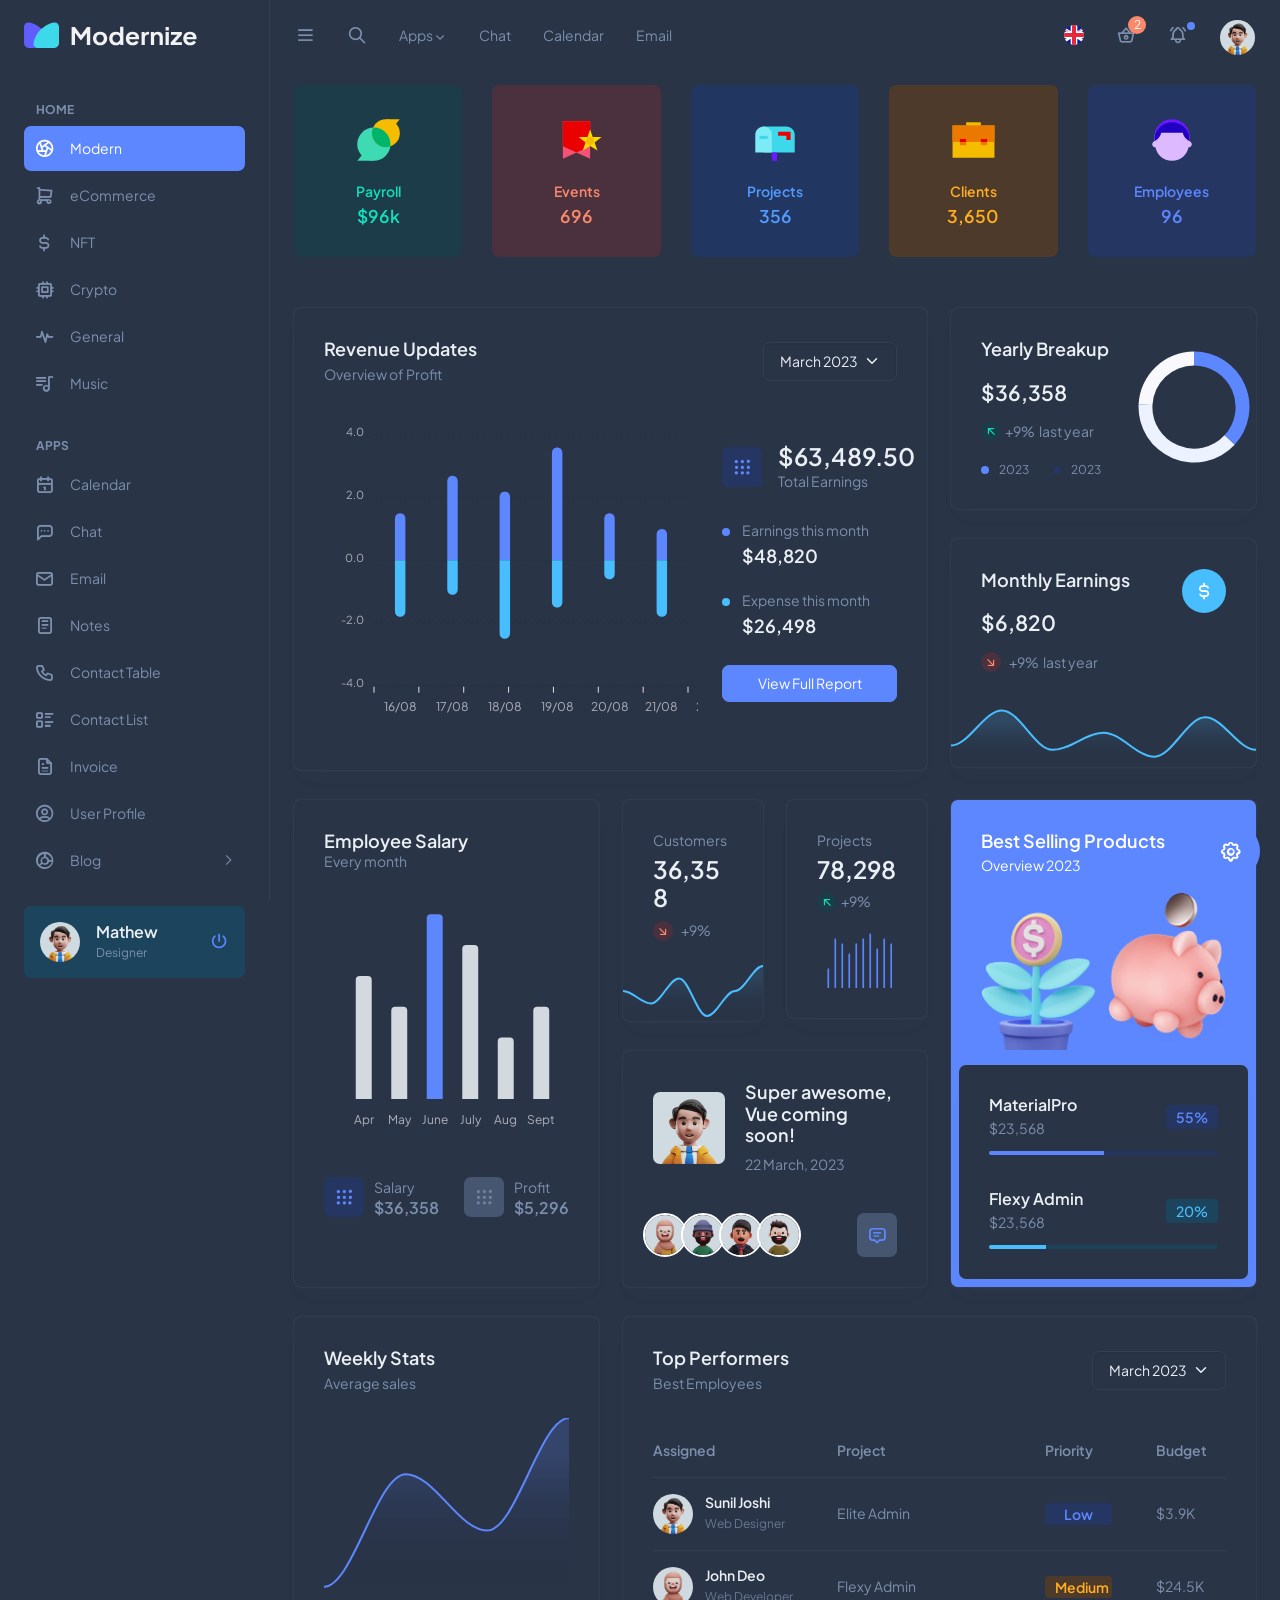
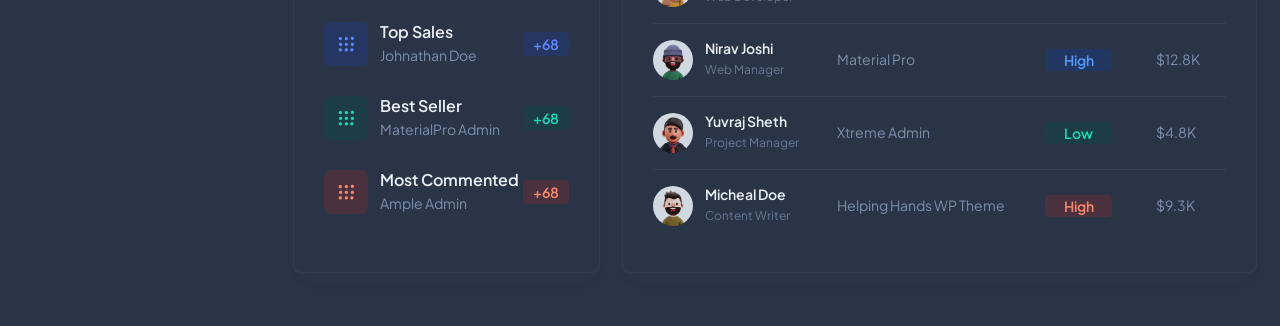
<file: public/backend/html/dark/index.html>
<!DOCTYPE html>
<html lang="en">
  <head>
    <!-- Title -->
    <title>Mordenize</title>
    <!-- Required Meta Tag -->
    <meta http-equiv="Content-Type" content="text/html; charset=UTF-8" />
    <meta name="viewport" content="width=device-width, initial-scale=1" />
    <meta name="handheldfriendly" content="true" />
    <meta name="MobileOptimized" content="width" />
    <meta name="description" content="Mordenize" />
    <meta name="author" content="" />
    <meta name="keywords" content="Mordenize" />
    <meta http-equiv="X-UA-Compatible" content="IE=edge" />
    <!-- Favicon -->
    <link rel="shortcut icon" type="image/png" href="../../dist/images/logos/favicon.ico" />
    <!-- Owl Carousel -->
    <link rel="stylesheet" href="../../dist/libs/owl.carousel/dist/assets/owl.carousel.min.css">
    <!-- Core Css -->
    <link rel="stylesheet" href="../../dist/css/style-dark.min.css" />
  </head>
  <body data-theme="dark">
    <!-- Preloader -->
    <div class="preloader">
      <img src="../../dist/images/logos/favicon.ico" alt="loader" class="lds-ripple img-fluid" />
    </div>
    <!-- Body Wrapper -->
    <div class="page-wrapper" id="main-wrapper" data-layout="vertical" data-navbarbg="skin6" data-sidebartype="full" data-sidebar-position="fixed" data-header-position="fixed">
      <!-- Sidebar Start -->
      <aside class="left-sidebar">
        <!-- Sidebar scroll-->
        <div>
          <div class="brand-logo d-flex align-items-center justify-content-between">
            <a href="./index.html" class="text-nowrap logo-img">
              <img src="../../dist/images/logos/light-logo.svg" width="180" alt="" />
            </a>
            <div class="close-btn d-lg-none d-block sidebartoggler cursor-pointer" id="sidebarCollapse">
              <i class="ti ti-x fs-8 text-muted"></i>
            </div>
          </div>
          <!-- Sidebar navigation-->
          <nav class="sidebar-nav scroll-sidebar" data-simplebar>
            <ul id="sidebarnav">
              <!-- ============================= -->
              <!-- Home -->
              <!-- ============================= -->
              <li class="nav-small-cap">
                <i class="ti ti-dots nav-small-cap-icon fs-4"></i>
                <span class="hide-menu">Home</span>
              </li>
              <!-- =================== -->
              <!-- Dashboard -->
              <!-- =================== -->
              <li class="sidebar-item">
                <a class="sidebar-link" href="./index.html" aria-expanded="false">
                  <span>
                    <i class="ti ti-aperture"></i>
                  </span>
                  <span class="hide-menu">Modern</span>
                </a>
              </li>
              <li class="sidebar-item">
                <a class="sidebar-link" href="./index2.html" aria-expanded="false">
                  <span>
                    <i class="ti ti-shopping-cart"></i>
                  </span>
                  <span class="hide-menu">eCommerce</span>
                </a>
              </li>
              <li class="sidebar-item">
                <a class="sidebar-link" href="./index3.html" aria-expanded="false">
                  <span>
                    <i class="ti ti-currency-dollar"></i>
                  </span>
                  <span class="hide-menu">NFT</span>
                </a>
              </li>
              <li class="sidebar-item">
                <a class="sidebar-link" href="./index4.html" aria-expanded="false">
                  <span>
                    <i class="ti ti-cpu"></i>
                  </span>
                  <span class="hide-menu">Crypto</span>
                </a>
              </li>
              <li class="sidebar-item">
                <a class="sidebar-link" href="./index5.html" aria-expanded="false">
                  <span>
                    <i class="ti ti-activity-heartbeat"></i>
                  </span>
                  <span class="hide-menu">General</span>
                </a>
              </li>
              <li class="sidebar-item">
                <a class="sidebar-link" href="./index6.html" aria-expanded="false">
                  <span>
                    <i class="ti ti-playlist"></i>
                  </span>
                  <span class="hide-menu">Music</span>
                </a>
              </li>
              <!-- ============================= -->
              <!-- Apps -->
              <!-- ============================= -->
              <li class="nav-small-cap">
                <i class="ti ti-dots nav-small-cap-icon fs-4"></i>
                <span class="hide-menu">Apps</span>
              </li>
              <li class="sidebar-item">
                <a class="sidebar-link" href="./app-calendar.html" aria-expanded="false">
                  <span>
                    <i class="ti ti-calendar"></i>
                  </span>
                  <span class="hide-menu">Calendar</span>
                </a>
              </li>
              <li class="sidebar-item">
                <a class="sidebar-link" href="./app-chat.html" aria-expanded="false">
                  <span>
                    <i class="ti ti-message-dots"></i>
                  </span>
                  <span class="hide-menu">Chat</span>
                </a>
              </li>
              <li class="sidebar-item">
                <a class="sidebar-link" href="./app-email.html" aria-expanded="false">
                  <span>
                    <i class="ti ti-mail"></i>
                  </span>
                  <span class="hide-menu">Email</span>
                </a>
              </li>
              <li class="sidebar-item">
                <a class="sidebar-link" href="./app-notes.html" aria-expanded="false">
                  <span>
                    <i class="ti ti-notes"></i>
                  </span>
                  <span class="hide-menu">Notes</span>
                </a>
              </li>
              <li class="sidebar-item">
                <a class="sidebar-link" href="./app-contact.html" aria-expanded="false">
                  <span>
                    <i class="ti ti-phone"></i>
                  </span>
                  <span class="hide-menu">Contact Table</span>
                </a>
              </li>
              <li class="sidebar-item">
                <a class="sidebar-link" href="./app-contact2.html" aria-expanded="false">
                  <span>
                    <i class="ti ti-list-details"></i>
                  </span>
                  <span class="hide-menu">Contact List</span>
                </a>
              </li>
              <li class="sidebar-item">
                <a class="sidebar-link" href="./app-invoice.html" aria-expanded="false">
                  <span>
                    <i class="ti ti-file-text"></i>
                  </span>
                  <span class="hide-menu">Invoice</span>
                </a>
              </li>
              <li class="sidebar-item">
                <a class="sidebar-link" href="./page-user-profile.html" aria-expanded="false">
                  <span>
                    <i class="ti ti-user-circle"></i>
                  </span>
                  <span class="hide-menu">User Profile</span>
                </a>
              </li>
              <li class="sidebar-item">
                <a class="sidebar-link has-arrow" href="#" aria-expanded="false">
                  <span class="d-flex">
                    <i class="ti ti-chart-donut-3"></i>
                  </span>
                  <span class="hide-menu">Blog</span>
                </a>
                <ul aria-expanded="false" class="collapse first-level">
                  <li class="sidebar-item">
                    <a href="./blog-posts.html" class="sidebar-link">
                      <div class="round-16 d-flex align-items-center justify-content-center">
                        <i class="ti ti-circle"></i>
                      </div>
                      <span class="hide-menu">Posts</span>
                    </a>
                  </li>
                  <li class="sidebar-item">
                    <a href="./blog-detail.html" class="sidebar-link">
                      <div class="round-16 d-flex align-items-center justify-content-center">
                        <i class="ti ti-circle"></i>
                      </div>
                      <span class="hide-menu">Details</span>
                    </a>
                  </li>
                </ul>
              </li>
              <li class="sidebar-item">
                <a class="sidebar-link has-arrow" href="#" aria-expanded="false">
                  <span class="d-flex">
                    <i class="ti ti-basket"></i>
                  </span>
                  <span class="hide-menu">Ecommerce</span>
                </a>
                <ul aria-expanded="false" class="collapse first-level">
                  <li class="sidebar-item">
                    <a href="./eco-shop.html" class="sidebar-link">
                      <div class="round-16 d-flex align-items-center justify-content-center">
                        <i class="ti ti-circle"></i>
                      </div>
                      <span class="hide-menu">Shop</span>
                    </a>
                  </li>
                  <li class="sidebar-item">
                    <a href="./eco-shop-detail.html" class="sidebar-link">
                      <div class="round-16 d-flex align-items-center justify-content-center">
                        <i class="ti ti-circle"></i>
                      </div>
                      <span class="hide-menu">Details</span>
                    </a>
                  </li>
                  <li class="sidebar-item">
                    <a href="./eco-product-list.html" class="sidebar-link">
                      <div class="round-16 d-flex align-items-center justify-content-center">
                        <i class="ti ti-circle"></i>
                      </div>
                      <span class="hide-menu">List</span>
                    </a>
                  </li>
                  <li class="sidebar-item">
                    <a href="./eco-checkout.html" class="sidebar-link">
                      <div class="round-16 d-flex align-items-center justify-content-center">
                        <i class="ti ti-circle"></i>
                      </div>
                      <span class="hide-menu">Checkout</span>
                    </a>
                  </li>
                </ul>
              </li>
              <!-- ============================= -->
              <!-- PAGES -->
              <!-- ============================= -->
              <li class="nav-small-cap">
                <i class="ti ti-dots nav-small-cap-icon fs-4"></i>
                <span class="hide-menu">PAGES</span>
              </li>
              <li class="sidebar-item">
                <a class="sidebar-link" href="./page-pricing.html" aria-expanded="false">
                  <span>
                    <i class="ti ti-currency-dollar"></i>
                  </span>
                  <span class="hide-menu">Pricing</span>
                </a>
              </li>
              <li class="sidebar-item">
                <a class="sidebar-link" href="./page-faq.html" aria-expanded="false">
                  <span>
                    <i class="ti ti-help"></i>
                  </span>
                  <span class="hide-menu">FAQ</span>
                </a>
              </li>
              <li class="sidebar-item">
                <a class="sidebar-link" href="./page-account-settings.html" aria-expanded="false">
                  <span>
                    <i class="ti ti-user-circle"></i>
                  </span>
                  <span class="hide-menu">Account Setting</span>
                </a>
              </li>
              <li class="sidebar-item">
                <a class="sidebar-link" href="../../../landingpage/index.html" aria-expanded="false">
                  <span>
                    <i class="ti ti-app-window"></i>
                  </span>
                  <span class="hide-menu">Landing Page</span>
                </a>
              </li>
              <li class="sidebar-item">
                <a class="sidebar-link has-arrow" href="#" aria-expanded="false">
                  <span class="d-flex">
                    <i class="ti ti-layout"></i>
                  </span>
                  <span class="hide-menu">Widgets</span>
                </a>
                <ul aria-expanded="false" class="collapse first-level">
                  <li class="sidebar-item">
                    <a href="./widgets-cards.html" class="sidebar-link">
                      <div class="round-16 d-flex align-items-center justify-content-center">
                        <i class="ti ti-circle"></i>
                      </div>
                      <span class="hide-menu">Cards</span>
                    </a>
                  </li>
                  <li class="sidebar-item">
                    <a href="./widgets-banners.html" class="sidebar-link">
                      <div class="round-16 d-flex align-items-center justify-content-center">
                        <i class="ti ti-circle"></i>
                      </div>
                      <span class="hide-menu">Banner</span>
                    </a>
                  </li>
                  <li class="sidebar-item">
                    <a href="./widgets-charts.html" class="sidebar-link">
                      <div class="round-16 d-flex align-items-center justify-content-center">
                        <i class="ti ti-circle"></i>
                      </div>
                      <span class="hide-menu">Charts</span>
                    </a>
                  </li>
                  <li class="sidebar-item">
                    <a href="./widgets-feeds.html" class="sidebar-link">
                      <div class="round-16 d-flex align-items-center justify-content-center">
                        <i class="ti ti-circle"></i>
                      </div>
                      <span class="hide-menu">Feed Widgets</span>
                    </a>
                  </li>
                  <li class="sidebar-item">
                    <a href="./widgets-apps.html" class="sidebar-link">
                      <div class="round-16 d-flex align-items-center justify-content-center">
                        <i class="ti ti-circle"></i>
                      </div>
                      <span class="hide-menu">Apps Widgets</span>
                    </a>
                  </li>
                  <li class="sidebar-item">
                    <a href="./widgets-data.html" class="sidebar-link">
                      <div class="round-16 d-flex align-items-center justify-content-center">
                        <i class="ti ti-circle"></i>
                      </div>
                      <span class="hide-menu">Data Widgets</span>
                    </a>
                  </li>
                </ul>
              </li>
              <!-- ============================= -->
              <!-- UI -->
              <!-- ============================= -->
              <li class="nav-small-cap">
                <i class="ti ti-dots nav-small-cap-icon fs-4"></i>
                <span class="hide-menu">UI</span>
              </li>
              <!-- =================== -->
              <!-- UI Elements -->
              <!-- =================== -->
              <li class="sidebar-item">
                <a class="sidebar-link has-arrow" href="#" aria-expanded="false">
                  <span class="d-flex">
                    <i class="ti ti-layout-grid"></i>
                  </span>
                  <span class="hide-menu">UI Elements</span>
                </a>
                <ul aria-expanded="false" class="collapse first-level">
                  <li class="sidebar-item">
                    <a href="./ui-accordian.html" class="sidebar-link">
                      <div class="round-16 d-flex align-items-center justify-content-center">
                        <i class="ti ti-circle"></i>
                      </div>
                      <span class="hide-menu">Accordian</span>
                    </a>
                  </li>
                  <li class="sidebar-item">
                    <a href="./ui-badge.html" class="sidebar-link">
                      <div class="round-16 d-flex align-items-center justify-content-center">
                        <i class="ti ti-circle"></i>
                      </div>
                      <span class="hide-menu">Badge</span>
                    </a>
                  </li>
                  <li class="sidebar-item">
                    <a href="./ui-buttons.html" class="sidebar-link">
                      <div class="round-16 d-flex align-items-center justify-content-center">
                        <i class="ti ti-circle"></i>
                      </div>
                      <span class="hide-menu">Buttons</span>
                    </a>
                  </li>
                  <li class="sidebar-item">
                    <a href="./ui-dropdowns.html" class="sidebar-link">
                      <div class="round-16 d-flex align-items-center justify-content-center">
                        <i class="ti ti-circle"></i>
                      </div>
                      <span class="hide-menu">Dropdowns</span>
                    </a>
                  </li>
                  <li class="sidebar-item">
                    <a href="./ui-modals.html" class="sidebar-link">
                      <div class="round-16 d-flex align-items-center justify-content-center">
                        <i class="ti ti-circle"></i>
                      </div>
                      <span class="hide-menu">Modals</span>
                    </a>
                  </li>
                  <li class="sidebar-item">
                    <a href="./ui-tab.html" class="sidebar-link">
                      <div class="round-16 d-flex align-items-center justify-content-center">
                        <i class="ti ti-circle"></i>
                      </div>
                      <span class="hide-menu">Tab</span>
                    </a>
                  </li>
                  <li class="sidebar-item">
                    <a href="./ui-tooltip-popover.html" class="sidebar-link">
                      <div class="round-16 d-flex align-items-center justify-content-center">
                        <i class="ti ti-circle"></i>
                      </div>
                      <span class="hide-menu">Tooltip & Popover</span>
                    </a>
                  </li>
                  <li class="sidebar-item">
                    <a href="./ui-notification.html" class="sidebar-link">
                      <div class="round-16 d-flex align-items-center justify-content-center">
                        <i class="ti ti-circle"></i>
                      </div>
                      <span class="hide-menu">Notification</span>
                    </a>
                  </li>
                  <li class="sidebar-item">
                    <a href="./ui-progressbar.html" class="sidebar-link">
                      <div class="round-16 d-flex align-items-center justify-content-center">
                        <i class="ti ti-circle"></i>
                      </div>
                      <span class="hide-menu">Progressbar</span>
                    </a>
                  </li>
                  <li class="sidebar-item">
                    <a href="./ui-pagination.html" class="sidebar-link">
                      <div class="round-16 d-flex align-items-center justify-content-center">
                        <i class="ti ti-circle"></i>
                      </div>
                      <span class="hide-menu">Pagination</span>
                    </a>
                  </li>
                  <li class="sidebar-item">
                    <a href="./ui-typography.html" class="sidebar-link">
                      <div class="round-16 d-flex align-items-center justify-content-center">
                        <i class="ti ti-circle"></i>
                      </div>
                      <span class="hide-menu">Typography</span>
                    </a>
                  </li>
                  <li class="sidebar-item">
                    <a href="./ui-bootstrap-ui.html" class="sidebar-link">
                      <div class="round-16 d-flex align-items-center justify-content-center">
                        <i class="ti ti-circle"></i>
                      </div>
                      <span class="hide-menu">Bootstrap UI</span>
                    </a>
                  </li>
                  <li class="sidebar-item">
                    <a href="./ui-breadcrumb.html" class="sidebar-link">
                      <div class="round-16 d-flex align-items-center justify-content-center">
                        <i class="ti ti-circle"></i>
                      </div>
                      <span class="hide-menu">Breadcrumb</span>
                    </a>
                  </li>
                  <li class="sidebar-item">
                    <a href="./ui-offcanvas.html" class="sidebar-link">
                      <div class="round-16 d-flex align-items-center justify-content-center">
                        <i class="ti ti-circle"></i>
                      </div>
                      <span class="hide-menu">Offcanvas</span>
                    </a>
                  </li>
                  <li class="sidebar-item">
                    <a href="./ui-lists.html" class="sidebar-link">
                      <div class="round-16 d-flex align-items-center justify-content-center">
                        <i class="ti ti-circle"></i>
                      </div>
                      <span class="hide-menu">Lists</span>
                    </a>
                  </li>
                  <li class="sidebar-item">
                    <a href="./ui-grid.html" class="sidebar-link">
                      <div class="round-16 d-flex align-items-center justify-content-center">
                        <i class="ti ti-circle"></i>
                      </div>
                      <span class="hide-menu">Grid</span>
                    </a>
                  </li>
                  <li class="sidebar-item">
                    <a href="./ui-carousel.html" class="sidebar-link">
                      <div class="round-16 d-flex align-items-center justify-content-center">
                        <i class="ti ti-circle"></i>
                      </div>
                      <span class="hide-menu">Carousel</span>
                    </a>
                  </li>
                  <li class="sidebar-item">
                    <a href="./ui-scrollspy.html" class="sidebar-link">
                      <div class="round-16 d-flex align-items-center justify-content-center">
                        <i class="ti ti-circle"></i>
                      </div>
                      <span class="hide-menu">Scrollspy</span>
                    </a>
                  </li>
                  <li class="sidebar-item">
                    <a href="./ui-spinner.html" class="sidebar-link">
                      <div class="round-16 d-flex align-items-center justify-content-center">
                        <i class="ti ti-circle"></i>
                      </div>
                      <span class="hide-menu">Spinner</span>
                    </a>
                  </li>
                  <li class="sidebar-item mb-3">
                    <a href="./ui-link.html" class="sidebar-link">
                      <div class="round-16 d-flex align-items-center justify-content-center">
                        <i class="ti ti-circle"></i>
                      </div>
                      <span class="hide-menu">Link</span>
                    </a>
                  </li>
                </ul>
              </li>

              <!-- ============================= -->
              <!-- Cards -->
              <!-- ============================= -->
              <li class="sidebar-item">
                <a class="sidebar-link has-arrow" href="#" aria-expanded="false">
                  <span class="d-flex">
                    <i class="ti ti-cards"></i>
                  </span>
                  <span class="hide-menu">Cards</span>
                </a>
                <ul aria-expanded="false" class="collapse first-level">
                  <li class="sidebar-item">
                    <a href="./ui-cards.html" class="sidebar-link">
                      <div class="round-16 d-flex align-items-center justify-content-center">
                        <i class="ti ti-circle"></i>
                      </div>
                      <span class="hide-menu">Basic Cards</span>
                    </a>
                  </li>
                  <li class="sidebar-item">
                    <a href="./ui-card-customs.html" class="sidebar-link">
                      <div class="round-16 d-flex align-items-center justify-content-center">
                        <i class="ti ti-circle"></i>
                      </div>
                      <span class="hide-menu">Custom Cards</span>
                    </a>
                  </li>
                  <li class="sidebar-item">
                    <a href="./ui-card-weather.html" class="sidebar-link">
                      <div class="round-16 d-flex align-items-center justify-content-center">
                        <i class="ti ti-circle"></i>
                      </div>
                      <span class="hide-menu">Weather Cards</span>
                    </a>
                  </li>
                  <li class="sidebar-item">
                    <a href="./ui-card-draggable.html" class="sidebar-link">
                      <div class="round-16 d-flex align-items-center justify-content-center">
                        <i class="ti ti-circle"></i>
                      </div>
                      <span class="hide-menu">Draggable Cards</span>
                    </a>
                  </li>
                </ul>
              </li>

              <!-- ============================= -->
              <!-- Component -->
              <!-- ============================= -->
              <li class="sidebar-item">
                <a class="sidebar-link has-arrow" href="#" aria-expanded="false">
                  <span class="d-flex">
                    <i class="ti ti-components"></i>
                  </span>
                  <span class="hide-menu">Component</span>
                </a>
                <ul aria-expanded="false" class="collapse first-level">
                  <li class="sidebar-item">
                    <a href="./component-sweetalert.html" class="sidebar-link">
                      <div class="round-16 d-flex align-items-center justify-content-center">
                        <i class="ti ti-circle"></i>
                      </div>
                      <span class="hide-menu">Sweet Alert</span>
                    </a>
                  </li>
                  <li class="sidebar-item">
                    <a href="./component-nestable.html" class="sidebar-link">
                      <div class="round-16 d-flex align-items-center justify-content-center">
                        <i class="ti ti-circle"></i>
                      </div>
                      <span class="hide-menu">Nestable</span>
                    </a>
                  </li>
                  <li class="sidebar-item">
                    <a href="./component-noui-slider.html" class="sidebar-link">
                      <div class="round-16 d-flex align-items-center justify-content-center">
                        <i class="ti ti-circle"></i>
                      </div>
                      <span class="hide-menu">Noui slider</span>
                    </a>
                  </li>
                  <li class="sidebar-item">
                    <a href="./component-rating.html" class="sidebar-link">
                      <div class="round-16 d-flex align-items-center justify-content-center">
                        <i class="ti ti-circle"></i>
                      </div>
                      <span class="hide-menu">Rating</span>
                    </a>
                  </li>
                  <li class="sidebar-item">
                    <a href="./component-toastr.html" class="sidebar-link">
                      <div class="round-16 d-flex align-items-center justify-content-center">
                        <i class="ti ti-circle"></i>
                      </div>
                      <span class="hide-menu">Toastr</span>
                    </a>
                  </li>
                </ul>
              </li>

              <!-- ============================= -->
              <!-- Forms -->
              <!-- ============================= -->
              <li class="nav-small-cap">
                <i class="ti ti-dots nav-small-cap-icon fs-4"></i>
                <span class="hide-menu">Forms</span>
              </li>
              <!-- =================== -->
              <!-- Form Elements -->
              <!-- =================== -->
              <li class="sidebar-item">
                <a class="sidebar-link has-arrow" href="#" aria-expanded="false">
                  <span class="d-flex">
                    <i class="ti ti-file-text"></i>
                  </span>
                  <span class="hide-menu">Form Elements</span>
                </a>
                <ul aria-expanded="false" class="collapse first-level">
                  <li class="sidebar-item">
                    <a href="./form-inputs.html" class="sidebar-link">
                      <div class="round-16 d-flex align-items-center justify-content-center">
                        <i class="ti ti-circle"></i>
                      </div>
                      <span class="hide-menu">Forms Input</span>
                    </a>
                  </li>
                  <li class="sidebar-item">
                    <a href="./form-input-groups.html" class="sidebar-link">
                      <div class="round-16 d-flex align-items-center justify-content-center">
                        <i class="ti ti-circle"></i>
                      </div>
                      <span class="hide-menu">Input Groups</span>
                    </a>
                  </li>
                  <li class="sidebar-item">
                    <a href="./form-input-grid.html" class="sidebar-link">
                      <div class="round-16 d-flex align-items-center justify-content-center">
                        <i class="ti ti-circle"></i>
                      </div>
                      <span class="hide-menu">Input Grid</span>
                    </a>
                  </li>
                  <li class="sidebar-item">
                    <a href="./form-checkbox-radio.html" class="sidebar-link">
                      <div class="round-16 d-flex align-items-center justify-content-center">
                        <i class="ti ti-circle"></i>
                      </div>
                      <span class="hide-menu">Checkbox & Radios</span>
                    </a>
                  </li>
                  <li class="sidebar-item">
                    <a href="./form-bootstrap-touchspin.html" class="sidebar-link">
                      <div class="round-16 d-flex align-items-center justify-content-center">
                        <i class="ti ti-circle"></i>
                      </div>
                      <span class="hide-menu">Bootstrap Touchspin</span>
                    </a>
                  </li>
                  <li class="sidebar-item">
                    <a href="./form-bootstrap-switch.html" class="sidebar-link">
                      <div class="round-16 d-flex align-items-center justify-content-center">
                        <i class="ti ti-circle"></i>
                      </div>
                      <span class="hide-menu">Bootstrap Switch</span>
                    </a>
                  </li>
                  <li class="sidebar-item">
                    <a href="./form-select2.html" class="sidebar-link">
                      <div class="round-16 d-flex align-items-center justify-content-center">
                        <i class="ti ti-circle"></i>
                      </div>
                      <span class="hide-menu">Select2</span>
                    </a>
                  </li>
                  <li class="sidebar-item mb-3">
                    <a href="./form-dual-listbox.html" class="sidebar-link">
                      <div class="round-16 d-flex align-items-center justify-content-center">
                        <i class="ti ti-circle"></i>
                      </div>
                      <span class="hide-menu">Dual Listbox</span>
                    </a>
                  </li>
                </ul>
              </li>

              <!-- =================== -->
              <!-- Form Addons -->
              <!-- =================== -->
              <li class="sidebar-item">
                <a class="sidebar-link has-arrow" href="#" aria-expanded="false">
                  <span class="d-flex">
                    <i class="ti ti-qrcode"></i>
                  </span>
                  <span class="hide-menu">Form Addons</span>
                </a>
                <ul aria-expanded="false" class="collapse first-level">
                  <li class="sidebar-item">
                    <a href="./form-paginator.html" class="sidebar-link">
                      <div class="round-16 d-flex align-items-center justify-content-center">
                        <i class="ti ti-circle"></i>
                      </div>
                      <span class="hide-menu">Paginator</span>
                    </a>
                  </li>
                  <li class="sidebar-item">
                    <a href="./form-img-cropper.html" class="sidebar-link">
                      <div class="round-16 d-flex align-items-center justify-content-center">
                        <i class="ti ti-circle"></i>
                      </div>
                      <span class="hide-menu">Image Cropper</span>
                    </a>
                  </li>
                  <li class="sidebar-item">
                    <a href="./form-dropzone.html" class="sidebar-link">
                      <div class="round-16 d-flex align-items-center justify-content-center">
                        <i class="ti ti-circle"></i>
                      </div>
                      <span class="hide-menu">Dropzone</span>
                    </a>
                  </li>
                  <li class="sidebar-item">
                    <a href="./form-mask.html" class="sidebar-link">
                      <div class="round-16 d-flex align-items-center justify-content-center">
                        <i class="ti ti-circle"></i>
                      </div>
                      <span class="hide-menu">Form Mask</span>
                    </a>
                  </li>
                  <li class="sidebar-item">
                    <a href="./form-typeahead.html" class="sidebar-link">
                      <div class="round-16 d-flex align-items-center justify-content-center">
                        <i class="ti ti-circle"></i>
                      </div>
                      <span class="hide-menu">Form Typehead</span>
                    </a>
                  </li>
                </ul>
              </li>

              <!-- =================== -->
              <!-- Form Validation -->
              <!-- =================== -->
              <li class="sidebar-item">
                <a class="sidebar-link has-arrow" href="#" aria-expanded="false">
                  <span class="d-flex">
                    <i class="ti ti-alert-circle"></i>
                  </span>
                  <span class="hide-menu">Form Validation</span>
                </a>
                <ul aria-expanded="false" class="collapse first-level">
                  <li class="sidebar-item">
                    <a href="./form-bootstrap-validation.html" class="sidebar-link">
                      <div class="round-16 d-flex align-items-center justify-content-center">
                        <i class="ti ti-circle"></i>
                      </div>
                      <span class="hide-menu">Bootstrap Validation</span>
                    </a>
                  </li>
                  <li class="sidebar-item">
                    <a href="./form-custom-validation.html" class="sidebar-link">
                      <div class="round-16 d-flex align-items-center justify-content-center">
                        <i class="ti ti-circle"></i>
                      </div>
                      <span class="hide-menu">Custom Validation</span>
                    </a>
                  </li>
                </ul>
              </li>

              <!-- =================== -->
              <!-- Form Pickers -->
              <!-- =================== -->
              <li class="sidebar-item">
                <a class="sidebar-link has-arrow" href="#" aria-expanded="false">
                  <span class="d-flex">
                    <i class="ti ti-file-pencil"></i>
                  </span>
                  <span class="hide-menu">Form Pickers</span>
                </a>
                <ul aria-expanded="false" class="collapse first-level">
                  <li class="sidebar-item">
                    <a href="./form-picker-colorpicker.html" class="sidebar-link">
                      <div class="round-16 d-flex align-items-center justify-content-center">
                        <i class="ti ti-circle"></i>
                      </div>
                      <span class="hide-menu">Colorpicker</span>
                    </a>
                  </li>
                  <li class="sidebar-item">
                    <a href="./form-picker-datetimepicker.html" class="sidebar-link">
                      <div class="round-16 d-flex align-items-center justify-content-center">
                        <i class="ti ti-circle"></i>
                      </div>
                      <span class="hide-menu">Datetimepicker</span>
                    </a>
                  </li>
                  <li class="sidebar-item">
                    <a href="./form-picker-bootstrap-rangepicker.html" class="sidebar-link">
                      <div class="round-16 d-flex align-items-center justify-content-center">
                        <i class="ti ti-circle"></i>
                      </div>
                      <span class="hide-menu">Bootstrap Rangepicker</span>
                    </a>
                  </li>
                  <li class="sidebar-item">
                    <a href="./form-picker-bootstrap-datepicker.html" class="sidebar-link">
                      <div class="round-16 d-flex align-items-center justify-content-center">
                        <i class="ti ti-circle"></i>
                      </div>
                      <span class="hide-menu">Bootstrap Datepicker</span>
                    </a>
                  </li>
                  <li class="sidebar-item">
                    <a href="./form-picker-material-datepicker.html" class="sidebar-link">
                      <div class="round-16 d-flex align-items-center justify-content-center">
                        <i class="ti ti-circle"></i>
                      </div>
                      <span class="hide-menu">Material Datepicker</span>
                    </a>
                  </li>
                </ul>
              </li>

              <!-- =================== -->
              <!-- Form Editor -->
              <!-- =================== -->
              <li class="sidebar-item">
                <a class="sidebar-link has-arrow" href="#" aria-expanded="false">
                  <span class="d-flex">
                    <i class="ti ti-dna"></i>
                  </span>
                  <span class="hide-menu">Form Editor</span>
                </a>
                <ul aria-expanded="false" class="collapse first-level">
                  <li class="sidebar-item">
                    <a href="./form-editor-ckeditor.html" class="sidebar-link">
                      <div class="round-16 d-flex align-items-center justify-content-center">
                        <i class="ti ti-circle"></i>
                      </div>
                      <span class="hide-menu">Ck Editor</span>
                    </a>
                  </li>
                  <li class="sidebar-item">
                    <a href="./form-editor-quill.html" class="sidebar-link">
                      <div class="round-16 d-flex align-items-center justify-content-center">
                        <i class="ti ti-circle"></i>
                      </div>
                      <span class="hide-menu">Quill Editor</span>
                    </a>
                  </li>
                  <li class="sidebar-item">
                    <a href="./form-editor-summernote.html" class="sidebar-link">
                      <div class="round-16 d-flex align-items-center justify-content-center">
                        <i class="ti ti-circle"></i>
                      </div>
                      <span class="hide-menu">Summernote Editor</span>
                    </a>
                  </li>
                  <li class="sidebar-item">
                    <a href="./form-editor-tinymce.html" class="sidebar-link">
                      <div class="round-16 d-flex align-items-center justify-content-center">
                        <i class="ti ti-circle"></i>
                      </div>
                      <span class="hide-menu">Tinymce Edtor</span>
                    </a>
                  </li>
                </ul>
              </li>

              <!-- =================== -->
              <!-- Form Input -->
              <!-- =================== -->
              <li class="sidebar-item">
                <a class="sidebar-link" href="./form-basic.html" aria-expanded="false">
                  <span class="d-flex">
                    <i class="ti ti-archive"></i>
                  </span>
                  <span class="hide-menu">Basic Form</span>
                </a>
              </li>
              <li class="sidebar-item">
                <a class="sidebar-link" href="./form-vertical.html" aria-expanded="false">
                  <span class="d-flex">
                    <i class="ti ti-box-align-left"></i>
                  </span>
                  <span class="hide-menu">Form Vertical</span>
                </a>
              </li>
              <li class="sidebar-item">
                <a class="sidebar-link" href="./form-horizontal.html" aria-expanded="false">
                  <span class="d-flex">
                    <i class="ti ti-box-align-bottom"></i>
                  </span>
                  <span class="hide-menu">Form Horizontal</span>
                </a>
              </li>
              <li class="sidebar-item">
                <a class="sidebar-link" href="./form-actions.html" aria-expanded="false">
                  <span class="d-flex">
                    <i class="ti ti-file-export"></i>
                  </span>
                  <span class="hide-menu">Form Actions</span>
                </a>
              </li>
              <li class="sidebar-item">
                <a class="sidebar-link" href="./form-row-separator.html" aria-expanded="false">
                  <span class="d-flex">
                    <i class="ti ti-separator-horizontal"></i>
                  </span>
                  <span class="hide-menu">Row Separator</span>
                </a>
              </li>
              <li class="sidebar-item">
                <a class="sidebar-link" href="./form-bordered.html" aria-expanded="false">
                  <span class="d-flex">
                    <i class="ti ti-border-outer"></i>
                  </span>
                  <span class="hide-menu">Form Bordered</span>
                </a>
              </li>
              <li class="sidebar-item">
                <a class="sidebar-link" href="./form-detail.html" aria-expanded="false">
                  <span class="d-flex">
                    <i class="ti ti-file-description"></i>
                  </span>
                  <span class="hide-menu">Form Detail</span>
                </a>
              </li>
              <li class="sidebar-item">
                <a class="sidebar-link" href="./form-striped-row.html" aria-expanded="false">
                  <span class="d-flex">
                    <i class="ti ti-file-analytics"></i>
                  </span>
                  <span class="hide-menu">Striped Rows</span>
                </a>
              </li>
              <li class="sidebar-item">
                <a class="sidebar-link" href="./form-floating-input.html" aria-expanded="false">
                  <span class="d-flex">
                    <i class="ti ti-file-dots"></i>
                  </span>
                  <span class="hide-menu">Form Floating Input</span>
                </a>
              </li>
              <!-- =================== -->
              <!-- Form Wizard -->
              <!-- =================== -->
              <li class="sidebar-item">
                <a class="sidebar-link" href="./form-wizard.html" aria-expanded="false">
                  <span class="d-flex">
                    <i class="ti ti-files"></i>
                  </span>
                  <span class="hide-menu">Form Wizard</span>
                </a>
              </li>
              <!-- =================== -->
              <!-- Form Repeater -->
              <!-- =================== -->
              <li class="sidebar-item">
                <a class="sidebar-link" href="./form-repeater.html" aria-expanded="false">
                  <span class="d-flex">
                    <i class="ti ti-topology-star-3"></i>
                  </span>
                  <span class="hide-menu">Form Repeater</span>
                </a>
              </li>
              <!-- ============================= -->
              <!-- Tables -->
              <!-- ============================= -->
              <li class="nav-small-cap">
                <i class="ti ti-dots nav-small-cap-icon fs-4"></i>
                <span class="hide-menu">Tables</span>
              </li>
              <!-- =================== -->
              <!-- Bootstrap Table -->
              <!-- =================== -->
              <li class="sidebar-item">
                <a class="sidebar-link has-arrow" href="#" aria-expanded="false">
                  <span class="d-flex">
                    <i class="ti ti-layout-sidebar"></i>
                  </span>
                  <span class="hide-menu">Bootstrap Table</span>
                </a>
                <ul aria-expanded="false" class="collapse first-level">
                  <li class="sidebar-item">
                    <a href="./table-basic.html" class="sidebar-link">
                      <div class="round-16 d-flex align-items-center justify-content-center">
                        <i class="ti ti-circle"></i>
                      </div>
                      <span class="hide-menu">Basic Table</span>
                    </a>
                  </li>
                  <li class="sidebar-item">
                    <a href="./table-dark-basic.html" class="sidebar-link">
                      <div class="round-16 d-flex align-items-center justify-content-center">
                        <i class="ti ti-circle"></i>
                      </div>
                      <span class="hide-menu">Dark Basic Table</span>
                    </a>
                  </li>
                  <li class="sidebar-item">
                    <a href="./table-sizing.html" class="sidebar-link">
                      <div class="round-16 d-flex align-items-center justify-content-center">
                        <i class="ti ti-circle"></i>
                      </div>
                      <span class="hide-menu">Sizing Table</span>
                    </a>
                  </li>
                  <li class="sidebar-item mb-3">
                    <a href="./table-layout-coloured.html" class="sidebar-link">
                      <div class="round-16 d-flex align-items-center justify-content-center">
                        <i class="ti ti-circle"></i>
                      </div>
                      <span class="hide-menu">Coloured Table</span>
                    </a>
                  </li>
                </ul>
              </li>
              <!-- =================== -->
              <!-- Datatable -->
              <!-- =================== -->
              <li class="sidebar-item">
                <a class="sidebar-link has-arrow" href="#" aria-expanded="false">
                  <span class="d-flex">
                    <i class="ti ti-air-conditioning-disabled"></i>
                  </span>
                  <span class="hide-menu">Datatables</span>
                </a>
                <ul aria-expanded="false" class="collapse first-level">
                  <li class="sidebar-item">
                    <a href="./table-datatable-basic.html" class="sidebar-link">
                      <div class="round-16 d-flex align-items-center justify-content-center">
                        <i class="ti ti-circle"></i>
                      </div>
                      <span class="hide-menu">Basic Initialisation</span>
                    </a>
                  </li>
                  <li class="sidebar-item">
                    <a href="./table-datatable-api.html" class="sidebar-link">
                      <div class="round-16 d-flex align-items-center justify-content-center">
                        <i class="ti ti-circle"></i>
                      </div>
                      <span class="hide-menu">API</span>
                    </a>
                  </li>
                  <li class="sidebar-item">
                    <a href="./table-datatable-advanced.html" class="sidebar-link">
                      <div class="round-16 d-flex align-items-center justify-content-center">
                        <i class="ti ti-circle"></i>
                      </div>
                      <span class="hide-menu">Advanced Initialisation</span>
                    </a>
                  </li>
                </ul>
              </li>
              <!-- =================== -->
              <!-- Table Jsgrid -->
              <!-- =================== -->
              <li class="sidebar-item">
                <a class="sidebar-link" href="./table-jsgrid.html" aria-expanded="false">
                  <span class="d-flex">
                    <i class="ti ti-border-top"></i>
                  </span>
                  <span class="hide-menu">Table Jsgrid</span>
                </a>
              </li>
              <!-- =================== -->
              <!-- Table Responsive -->
              <!-- =================== -->
              <li class="sidebar-item">
                <a class="sidebar-link" href="./table-responsive.html" aria-expanded="false">
                  <span class="d-flex">
                    <i class="ti ti-border-style"></i>
                  </span>
                  <span class="hide-menu">Table Responsive</span>
                </a>
              </li>
              <!-- =================== -->
              <!-- Table Footable -->
              <!-- =================== -->
              <li class="sidebar-item">
                <a class="sidebar-link" href="./table-footable.html" aria-expanded="false">
                  <span class="d-flex">
                    <i class="ti ti-border-none"></i>
                  </span>
                  <span class="hide-menu">Table Footable</span>
                </a>
              </li>
              <!-- =================== -->
              <!-- Table Editable -->
              <!-- =================== -->
              <li class="sidebar-item">
                <a class="sidebar-link" href="./table-editable.html" aria-expanded="false">
                  <span class="d-flex">
                    <i class="ti ti-table-filled"></i>
                  </span>
                  <span class="hide-menu">Table Editable</span>
                </a>
              </li>
              <!-- =================== -->
              <!-- Table Bootstrap -->
              <!-- =================== -->
              <li class="sidebar-item">
                <a class="sidebar-link" href="./table-bootstrap.html" aria-expanded="false">
                  <span class="d-flex">
                    <i class="ti ti-border-outer"></i>
                  </span>
                  <span class="hide-menu">Table Bootstrap</span>
                </a>
              </li>
              <!-- ============================= -->
              <!-- Charts -->
              <!-- ============================= -->
              <li class="nav-small-cap">
                <i class="ti ti-dots nav-small-cap-icon fs-4"></i>
                <span class="hide-menu">Charts</span>
              </li>
              <!-- =================== -->
              <!-- Apex Chart -->
              <!-- =================== -->
              <li class="sidebar-item">
                <a class="sidebar-link has-arrow" href="#" aria-expanded="false">
                  <span class="d-flex">
                    <i class="ti ti-chart-pie"></i>
                  </span>
                  <span class="hide-menu">Apex Charts</span>
                </a>
                <ul aria-expanded="false" class="collapse first-level">
                  <li class="sidebar-item">
                    <a href="./chart-apex-line.html" class="sidebar-link">
                      <div class="round-16 d-flex align-items-center justify-content-center">
                        <i class="ti ti-circle"></i>
                      </div>
                      <span class="hide-menu">Line Chart</span>
                    </a>
                  </li>
                  <li class="sidebar-item">
                    <a href="./chart-apex-area.html" class="sidebar-link">
                      <div class="round-16 d-flex align-items-center justify-content-center">
                        <i class="ti ti-circle"></i>
                      </div>
                      <span class="hide-menu">Area Chart</span>
                    </a>
                  </li>
                  <li class="sidebar-item">
                    <a href="./chart-apex-bar.html" class="sidebar-link">
                      <div class="round-16 d-flex align-items-center justify-content-center">
                        <i class="ti ti-circle"></i>
                      </div>
                      <span class="hide-menu">Bar Chart</span>
                    </a>
                  </li>
                  <li class="sidebar-item">
                    <a href="./chart-apex-pie.html" class="sidebar-link">
                      <div class="round-16 d-flex align-items-center justify-content-center">
                        <i class="ti ti-circle"></i>
                      </div>
                      <span class="hide-menu">Pie Chart</span>
                    </a>
                  </li>
                  <li class="sidebar-item">
                    <a href="./chart-apex-radial.html" class="sidebar-link">
                      <div class="round-16 d-flex align-items-center justify-content-center">
                        <i class="ti ti-circle"></i>
                      </div>
                      <span class="hide-menu">Radial Chart</span>
                    </a>
                  </li>
                  <li class="sidebar-item mb-3">
                    <a href="./chart-apex-radar.html" class="sidebar-link">
                      <div class="round-16 d-flex align-items-center justify-content-center">
                        <i class="ti ti-circle"></i>
                      </div>
                      <span class="hide-menu">Radar Chart</span>
                    </a>
                  </li>
                </ul>
              </li>

              <!-- ============================= -->
              <!-- Sample Pages -->
              <!-- ============================= -->
              <li class="nav-small-cap">
                <i class="ti ti-dots nav-small-cap-icon fs-4"></i>
                <span class="hide-menu">Sample Pages</span>
              </li>

              <li class="sidebar-item">
                <a class="sidebar-link has-arrow" href="#" aria-expanded="false">
                  <span class="d-flex">
                    <i class="ti ti-file"></i>
                  </span>
                  <span class="hide-menu">Sample Pages</span>
                </a>
                <ul aria-expanded="false" class="collapse first-level">
                  <li class="sidebar-item">
                    <a href="./pages-animation.html" class="sidebar-link">
                      <div class="round-16 d-flex align-items-center justify-content-center">
                        <i class="ti ti-circle"></i>
                      </div>
                      <span class="hide-menu">Animation</span>
                    </a>
                  </li>
                  <li class="sidebar-item">
                    <a href="./pages-search-result.html" class="sidebar-link">
                      <div class="round-16 d-flex align-items-center justify-content-center">
                        <i class="ti ti-circle"></i>
                      </div>
                      <span class="hide-menu">Search Result</span>
                    </a>
                  </li>
                  <li class="sidebar-item">
                    <a href="./pages-gallery.html" class="sidebar-link">
                      <div class="round-16 d-flex align-items-center justify-content-center">
                        <i class="ti ti-circle"></i>
                      </div>
                      <span class="hide-menu">Gallery</span>
                    </a>
                  </li>
                  <li class="sidebar-item">
                    <a href="./pages-treeview.html" class="sidebar-link">
                      <div class="round-16 d-flex align-items-center justify-content-center">
                        <i class="ti ti-circle"></i>
                      </div>
                      <span class="hide-menu">Treeview</span>
                    </a>
                  </li>
                  <li class="sidebar-item">
                    <a href="./pages-block-ui.html" class="sidebar-link">
                      <div class="round-16 d-flex align-items-center justify-content-center">
                        <i class="ti ti-circle"></i>
                      </div>
                      <span class="hide-menu">Block-Ui</span>
                    </a>
                  </li>
                  <li class="sidebar-item mb-3">
                    <a href="./pages-session-timeout.html" class="sidebar-link">
                      <div class="round-16 d-flex align-items-center justify-content-center">
                        <i class="ti ti-circle"></i>
                      </div>
                      <span class="hide-menu">Session Timeout</span>
                    </a>
                  </li>
                </ul>
              </li>

              <!-- ============================= -->
              <!-- Icons -->
              <!-- ============================= -->
              <li class="nav-small-cap">
                <i class="ti ti-dots nav-small-cap-icon fs-4"></i>
                <span class="hide-menu">Icons</span>
              </li>
              <!-- =================== -->
              <!-- Tabler Icon -->
              <!-- =================== -->
              <li class="sidebar-item">
                <a class="sidebar-link sidebar-link" href="./icon-tabler.html" aria-expanded="false">
                  <span class="rounded-3">
                    <i class="ti ti-archive"></i>
                  </span>
                  <span class="hide-menu">Tabler Icon</span>
                </a>
              </li>
              <!-- =================== -->
              <!-- AUTH -->
              <!-- =================== -->
              <li class="nav-small-cap">
                <i class="ti ti-dots nav-small-cap-icon fs-4"></i>
                <span class="hide-menu">AUTH</span>
              </li>
              <li class="sidebar-item">
                <a class="sidebar-link sidebar-link" href="./authentication-error.html" aria-expanded="false">
                  <span class="rounded-3">
                    <i class="ti ti-alert-circle"></i>
                  </span>
                  <span class="hide-menu">Error</span>
                </a>
              </li>
              <li class="sidebar-item">
                <a class="sidebar-link has-arrow" href="#" aria-expanded="false">
                  <span class="d-flex">
                    <i class="ti ti-login"></i>
                  </span>
                  <span class="hide-menu">Login</span>
                </a>
                <ul aria-expanded="false" class="collapse first-level">
                  <li class="sidebar-item">
                    <a href="./authentication-login.html" class="sidebar-link">
                      <div class="round-16 d-flex align-items-center justify-content-center">
                        <i class="ti ti-circle"></i>
                      </div>
                      <span class="hide-menu">Side Login</span>
                    </a>
                  </li>
                  <li class="sidebar-item">
                    <a href="./authentication-login2.html" class="sidebar-link">
                      <div class="round-16 d-flex align-items-center justify-content-center">
                        <i class="ti ti-circle"></i>
                      </div>
                      <span class="hide-menu">Boxed Login</span>
                    </a>
                  </li>
                </ul>
              </li>
              <li class="sidebar-item">
                <a class="sidebar-link has-arrow" href="#" aria-expanded="false">
                  <span class="d-flex">
                    <i class="ti ti-user-plus"></i>
                  </span>
                  <span class="hide-menu">Register</span>
                </a>
                <ul aria-expanded="false" class="collapse first-level">
                  <li class="sidebar-item">
                    <a href="./authentication-register.html" class="sidebar-link">
                      <div class="round-16 d-flex align-items-center justify-content-center">
                        <i class="ti ti-circle"></i>
                      </div>
                      <span class="hide-menu">Side Register</span>
                    </a>
                  </li>
                  <li class="sidebar-item">
                    <a href="./authentication-register2.html" class="sidebar-link">
                      <div class="round-16 d-flex align-items-center justify-content-center">
                        <i class="ti ti-circle"></i>
                      </div>
                      <span class="hide-menu">Boxed Register</span>
                    </a>
                  </li>
                </ul>
              </li>
              <li class="sidebar-item">
                <a class="sidebar-link has-arrow" href="#" aria-expanded="false">
                  <span class="d-flex">
                    <i class="ti ti-rotate"></i>
                  </span>
                  <span class="hide-menu">Forgot Password</span>
                </a>
                <ul aria-expanded="false" class="collapse first-level">
                  <li class="sidebar-item">
                    <a href="./authentication-forgot-password.html" class="sidebar-link">
                      <div class="round-16 d-flex align-items-center justify-content-center">
                        <i class="ti ti-circle"></i>
                      </div>
                      <span class="hide-menu">Side Forgot Password</span>
                    </a>
                  </li>
                  <li class="sidebar-item">
                    <a href="./authentication-forgot-password2.html" class="sidebar-link">
                      <div class="round-16 d-flex align-items-center justify-content-center">
                        <i class="ti ti-circle"></i>
                      </div>
                      <span class="hide-menu">Boxed Forgot Password</span>
                    </a>
                  </li>
                </ul>
              </li>
              <li class="sidebar-item">
                <a class="sidebar-link has-arrow" href="#" aria-expanded="false">
                  <span class="d-flex">
                    <i class="ti ti-zoom-code"></i>
                  </span>
                  <span class="hide-menu">Two Steps</span>
                </a>
                <ul aria-expanded="false" class="collapse first-level">
                  <li class="sidebar-item">
                    <a href="./authentication-two-steps.html" class="sidebar-link">
                      <div class="round-16 d-flex align-items-center justify-content-center">
                        <i class="ti ti-circle"></i>
                      </div>
                      <span class="hide-menu">Side Two Steps</span>
                    </a>
                  </li>
                  <li class="sidebar-item">
                    <a href="./authentication-two-steps2.html" class="sidebar-link">
                      <div class="round-16 d-flex align-items-center justify-content-center">
                        <i class="ti ti-circle"></i>
                      </div>
                      <span class="hide-menu">Boxed Two Steps</span>
                    </a>
                  </li>
                </ul>
              </li>
              <li class="sidebar-item">
                <a class="sidebar-link sidebar-link" href="./authentication-maintenance.html" aria-expanded="false">
                  <span class="rounded-3">
                    <i class="ti ti-settings"></i>
                  </span>
                  <span class="hide-menu">Maintenance</span>
                </a>
              </li>
              <!-- ============================= -->
              <!-- OTHER -->
              <!-- ============================= -->
              <li class="nav-small-cap">
                <i class="ti ti-dots nav-small-cap-icon fs-4"></i>
                <span class="hide-menu">OTHER</span>
              </li>
              <li class="sidebar-item">
                <a class="sidebar-link has-arrow" href="#" aria-expanded="false">
                  <span class="d-flex">
                    <i class="ti ti-box-multiple"></i>
                  </span>
                  <span class="hide-menu">Menu Level</span>
                </a>
                <ul aria-expanded="false" class="collapse first-level">
                  <li class="sidebar-item">
                    <a href="./chart-apex-line.html" class="sidebar-link">
                      <div class="round-16 d-flex align-items-center justify-content-center">
                        <i class="ti ti-circle"></i>
                      </div>
                      <span class="hide-menu">Level 1</span>
                    </a>
                  </li>
                  <li class="sidebar-item">
                    <a class="sidebar-link has-arrow" href="#" aria-expanded="false">
                      <div class="round-16 d-flex align-items-center justify-content-center">
                        <i class="ti ti-circle"></i>
                      </div>
                      <span class="hide-menu">Level 1.1</span>
                    </a>
                    <ul aria-expanded="false" class="collapse two-level">
                      <li class="sidebar-item">
                        <a href="./chart-apex-line.html" class="sidebar-link">
                          <div class="round-16 d-flex align-items-center justify-content-center">
                            <i class="ti ti-circle"></i>
                          </div>
                          <span class="hide-menu">Level 2</span>
                        </a>
                      </li>
                      <li class="sidebar-item">
                        <a class="sidebar-link has-arrow" href="#" aria-expanded="false">
                          <div class="round-16 d-flex align-items-center justify-content-center">
                            <i class="ti ti-circle"></i>
                          </div>
                          <span class="hide-menu">Level 2.1</span>
                        </a>
                        <ul aria-expanded="false" class="collapse three-level">
                          <li class="sidebar-item">
                            <a href="./chart-apex-line.html" class="sidebar-link">
                              <div class="round-16 d-flex align-items-center justify-content-center">
                                <i class="ti ti-circle"></i>
                              </div>
                              <span class="hide-menu">Level 3</span>
                            </a>
                          </li>
                          <li class="sidebar-item">
                            <a href="./chart-apex-area.html" class="sidebar-link">
                              <div class="round-16 d-flex align-items-center justify-content-center">
                                <i class="ti ti-circle"></i>
                              </div>
                              <span class="hide-menu">Level 3.1</span>
                            </a>
                          </li>
                        </ul>
                      </li>
                    </ul>
                  </li>
                </ul>
              </li>
              <li class="sidebar-item">
                <a class="sidebar-link link-disabled" href="#" aria-expanded="false">
                  <span class="d-flex">
                    <i class="ti ti-ban"></i>
                  </span>
                  <span class="hide-menu">Disabled</span>
                </a>
              </li>
              <li class="sidebar-item">
                <a class="sidebar-link" href="#" aria-expanded="false">
                  <span class="d-flex">
                    <i class="ti ti-star"></i>
                  </span>
                  <div class="lh-base">
                    <span class="hide-menu">SubCaption</span>
                    <span class="hide-menu fs-2">This is the sutitle</span>
                  </div>
                </a>
              </li>
              <li class="sidebar-item">
                <a class="sidebar-link justify-content-between" href="#" aria-expanded="false">
                  <div class="d-flex align-items-center gap-3">
                    <span class="d-flex">
                      <i class="ti ti-award"></i>
                    </span>
                    <span class="hide-menu">Chip</span>
                  </div>
                  <div class="hide-menu">
                    <span class="badge rounded-circle bg-primary d-flex align-items-center justify-content-center round-20 p-0">9</span>
                  </div>
                </a>
              </li>
              <li class="sidebar-item">
                <a class="sidebar-link justify-content-between" href="#" aria-expanded="false">
                  <div class="d-flex align-items-center gap-3">
                    <span class="d-flex">
                      <i class="ti ti-mood-smile"></i>
                    </span>
                    <span class="hide-menu">Outlined</span>
                  </div>
                  <span class="hide-menu badge rounded-pill border border-primary text-primary fs-2 py-1 px-2">Outline</span>
                </a>
              </li>
              <li class="sidebar-item">
                <a class="sidebar-link" href="https://google.com" aria-expanded="false">
                  <span class="d-flex">
                    <i class="ti ti-star"></i>
                  </span>
                  <span class="hide-menu">External Link</span>
                </a>
              </li>
            </ul>
            <div class="unlimited-access hide-menu bg-light-primary position-relative my-7 rounded">
              <div class="d-flex">
                <div class="unlimited-access-title">
                  <h6 class="fw-semibold fs-4 mb-6 text-dark w-85">Unlimited Access</h6>
                  <button class="btn btn-primary fs-2 fw-semibold lh-sm">Signup</button>
                </div>
                <div class="unlimited-access-img">
                  <img src="../../dist/images/backgrounds/rocket.png" alt="" class="img-fluid">
                </div>
              </div>
            </div>
          </nav>
          <div class="fixed-profile p-3 bg-light-secondary rounded sidebar-ad mt-3">
            <div class="hstack gap-3">
              <div class="john-img">
                <img src="../../dist/images/profile/user-1.jpg" class="rounded-circle" width="40" height="40" alt="">
              </div>
              <div class="john-title">
                <h6 class="mb-0 fs-4 fw-semibold">Mathew</h6>
                <span class="fs-2 text-dark">Designer</span>
              </div>
              <button class="border-0 bg-transparent text-primary ms-auto" tabindex="0" type="button" aria-label="logout" data-bs-toggle="tooltip" data-bs-placement="top" data-bs-title="logout">
                <i class="ti ti-power fs-6"></i>
              </button>
            </div>
          </div>  
          <!-- End Sidebar navigation -->
        </div>
        <!-- End Sidebar scroll-->
      </aside>
      <!-- Sidebar End -->
      <!-- Main wrapper -->
      <div class="body-wrapper">
        <!-- Header Start -->
        <header class="app-header"> 
          <nav class="navbar navbar-expand-lg navbar-dark">
            <ul class="navbar-nav">
              <li class="nav-item">
                <a class="nav-link sidebartoggler nav-icon-hover ms-n3" id="headerCollapse" href="javascript:void(0)">
                  <i class="ti ti-menu-2"></i>
                </a>
              </li>
              <li class="nav-item d-none d-lg-block">
                <a class="nav-link nav-icon-hover" href="javascript:void(0)" data-bs-toggle="modal" data-bs-target="#exampleModal">
                  <i class="ti ti-search"></i>
                </a>
              </li>
            </ul>
            <ul class="navbar-nav quick-links d-none d-lg-flex">
              <li class="nav-item dropdown hover-dd d-none d-lg-block">
                <a class="nav-link" href="javascript:void(0)" data-bs-toggle="dropdown">Apps<span class="mt-1"><i class="ti ti-chevron-down"></i></span></a>
                <div class="dropdown-menu dropdown-menu-nav dropdown-menu-animate-up py-0">
                  <div class="row">
                    <div class="col-8">
                      <div class=" ps-7 pt-7">
                        <div class="border-bottom">
                          <div class="row">
                            <div class="col-6">
                              <div class="position-relative">
                                <a href="./app-chat.html" class="d-flex align-items-center pb-9 position-relative    ">
                                  <div class="bg-light rounded-1 me-3 p-6 d-flex align-items-center justify-content-center">
                                    <img src="../../dist/images/svgs/icon-dd-chat.svg" alt="" class="img-fluid" width="24" height="24">
                                  </div>
                                  <div class="d-inline-block">
                                    <h6 class="mb-1 fw-semibold bg-hover-primary">Chat Application</h6>
                                    <span class="fs-2 d-block text-dark">New messages arrived</span>
                                  </div>
                                </a>
                                <a href="./app-invoice.html" class="d-flex align-items-center pb-9 position-relative    ">
                                  <div class="bg-light rounded-1 me-3 p-6 d-flex align-items-center justify-content-center">
                                    <img src="../../dist/images/svgs/icon-dd-invoice.svg" alt="" class="img-fluid" width="24" height="24">
                                  </div>
                                  <div class="d-inline-block">
                                    <h6 class="mb-1 fw-semibold bg-hover-primary">Invoice App</h6>
                                    <span class="fs-2 d-block text-dark">Get latest invoice</span>
                                  </div>
                                </a>
                                <a href="./app-contact2.html" class="d-flex align-items-center pb-9 position-relative    ">
                                  <div class="bg-light rounded-1 me-3 p-6 d-flex align-items-center justify-content-center">
                                    <img src="../../dist/images/svgs/icon-dd-mobile.svg" alt="" class="img-fluid" width="24" height="24">
                                  </div>
                                  <div class="d-inline-block">
                                    <h6 class="mb-1 fw-semibold bg-hover-primary">Contact Application</h6>
                                    <span class="fs-2 d-block text-dark">2 Unsaved Contacts</span>
                                  </div>
                                </a>
                                <a href="./app-email.html" class="d-flex align-items-center pb-9 position-relative    ">
                                  <div class="bg-light rounded-1 me-3 p-6 d-flex align-items-center justify-content-center">
                                    <img src="../../dist/images/svgs/icon-dd-message-box.svg" alt="" class="img-fluid" width="24" height="24">
                                  </div>
                                  <div class="d-inline-block">
                                    <h6 class="mb-1 fw-semibold bg-hover-primary">Email App</h6>
                                    <span class="fs-2 d-block text-dark">Get new emails</span>
                                  </div>
                                </a>
                              </div>
                            </div>
                            <div class="col-6">
                              <div class="position-relative">
                                <a href="./page-user-profile.html" class="d-flex align-items-center pb-9 position-relative    ">
                                  <div class="bg-light rounded-1 me-3 p-6 d-flex align-items-center justify-content-center">
                                    <img src="../../dist/images/svgs/icon-dd-cart.svg" alt="" class="img-fluid" width="24" height="24">
                                  </div>
                                  <div class="d-inline-block">
                                    <h6 class="mb-1 fw-semibold bg-hover-primary">User Profile</h6>
                                    <span class="fs-2 d-block text-dark">learn more information</span>
                                  </div>
                                </a>
                                <a href="./app-calendar.html" class="d-flex align-items-center pb-9 position-relative    ">
                                  <div class="bg-light rounded-1 me-3 p-6 d-flex align-items-center justify-content-center">
                                    <img src="../../dist/images/svgs/icon-dd-date.svg" alt="" class="img-fluid" width="24" height="24">
                                  </div>
                                  <div class="d-inline-block">
                                    <h6 class="mb-1 fw-semibold bg-hover-primary">Calendar App</h6>
                                    <span class="fs-2 d-block text-dark">Get dates</span>
                                  </div>
                                </a>
                                <a href="./app-contact.html" class="d-flex align-items-center pb-9 position-relative    ">
                                  <div class="bg-light rounded-1 me-3 p-6 d-flex align-items-center justify-content-center">
                                    <img src="../../dist/images/svgs/icon-dd-lifebuoy.svg" alt="" class="img-fluid" width="24" height="24">
                                  </div>
                                  <div class="d-inline-block">
                                    <h6 class="mb-1 fw-semibold bg-hover-primary">Contact List Table</h6>
                                    <span class="fs-2 d-block text-dark">Add new contact</span>
                                  </div>
                                </a>
                                <a href="./app-notes.html" class="d-flex align-items-center pb-9 position-relative    ">
                                  <div class="bg-light rounded-1 me-3 p-6 d-flex align-items-center justify-content-center">
                                    <img src="../../dist/images/svgs/icon-dd-application.svg" alt="" class="img-fluid" width="24" height="24">
                                  </div>
                                  <div class="d-inline-block">
                                    <h6 class="mb-1 fw-semibold bg-hover-primary">Notes Application</h6>
                                    <span class="fs-2 d-block text-dark">To-do and Daily tasks</span>
                                  </div>
                                </a>
                              </div>
                            </div>
                          </div>
                        </div>
                        <div class="row align-items-center py-3">
                          <div class="col-8">
                            <a class="fw-semibold text-dark d-flex align-items-center lh-1 " href="#"><i class="ti ti-help fs-6 me-2"></i>Frequently Asked Questions</a>
                          </div>
                          <div class="col-4">
                            <div class="d-flex justify-content-end pe-4">
                              <button class="btn btn-primary">Check</button>
                            </div>
                          </div>
                        </div>
                      </div>
                    </div>
                    <div class="col-4 ms-n4">
                      <div class="position-relative p-7 border-start h-100">
                        <h5 class="fs-5 mb-9 fw-semibold">Quick Links</h5>
                        <ul class="">
                          <li class="mb-3">
                            <a class="fw-semibold text-dark bg-hover-primary    " href="./page-pricing.html">Pricing Page</a>
                          </li>
                          <li class="mb-3">
                            <a class="fw-semibold text-dark bg-hover-primary    " href="./authentication-login.html">Authentication Design</a>
                          </li>
                          <li class="mb-3">
                            <a class="fw-semibold text-dark bg-hover-primary    " href="./authentication-register.html">Register Now</a>
                          </li>
                          <li class="mb-3">
                            <a class="fw-semibold text-dark bg-hover-primary    " href="authentication-error.html">404 Error Page</a>
                          </li>
                          <li class="mb-3">
                            <a class="fw-semibold text-dark bg-hover-primary    " href="./app-notes.html">Notes App</a>
                          </li>
                          <li class="mb-3">
                            <a class="fw-semibold text-dark bg-hover-primary    " href="./page-user-profile.html">User Application</a>
                          </li>   
                          <li class="mb-3">
                            <a class="fw-semibold text-dark bg-hover-primary    " href="./page-account-settings.html">Account Settings</a>
                          </li>
                        </ul>
                      </div>
                    </div>
                  </div>
                </div>
              </li>
              <li class="nav-item dropdown-hover d-none d-lg-block">
                <a class="nav-link" href="app-chat.html">Chat</a>
              </li>
              <li class="nav-item dropdown-hover d-none d-lg-block">
                <a class="nav-link" href="app-calendar.html">Calendar</a>
              </li>
              <li class="nav-item dropdown-hover d-none d-lg-block">
                <a class="nav-link" href="app-email.html">Email</a>
              </li>
            </ul>
            <div class="d-block d-lg-none">
              <img src="../../dist/images/logos/light-logo.svg" width="180" alt="" />
            </div>
            <button class="navbar-toggler p-0 border-0" type="button" data-bs-toggle="collapse" data-bs-target="#navbarNav" aria-controls="navbarNav" aria-expanded="false" aria-label="Toggle navigation">
              <span class="p-2">
                <i class="ti ti-dots fs-7"></i>
              </span>
            </button>
            <div class="collapse navbar-collapse justify-content-end" id="navbarNav">
              <div class="d-flex align-items-center justify-content-between">
                <a href="javascript:void(0)" class="nav-link d-flex d-lg-none align-items-center justify-content-center" type="button" data-bs-toggle="offcanvas" data-bs-target="#mobilenavbar" aria-controls="offcanvasWithBothOptions">
                  <i class="ti ti-align-justified fs-7"></i>
                </a>
                <ul class="navbar-nav flex-row ms-auto align-items-center justify-content-center">
                  <li class="nav-item dropdown">
                    <a class="nav-link nav-icon-hover" href="javascript:void(0)" id="drop2" data-bs-toggle="dropdown" aria-expanded="false">
                      <img src="../../dist/images/svgs/icon-flag-en.svg" alt="" class="rounded-circle object-fit-cover round-20">
                    </a>
                    <div class="dropdown-menu dropdown-menu-end dropdown-menu-animate-up" aria-labelledby="drop2">
                      <div class="message-body" data-simplebar>
                        <a href="javascript:void(0)" class="d-flex align-items-center gap-2 py-3 px-4 dropdown-item">
                          <div class="position-relative">
                            <img src="../../dist/images/svgs/icon-flag-en.svg" alt="" class="rounded-circle object-fit-cover round-20">
                          </div>
                          <p class="mb-0 fs-3">English (UK)</p>
                        </a>
                        <a href="javascript:void(0)" class="d-flex align-items-center gap-2 py-3 px-4 dropdown-item">
                          <div class="position-relative">
                            <img src="../../dist/images/svgs/icon-flag-cn.svg" alt="" class="rounded-circle object-fit-cover round-20">
                          </div>
                          <p class="mb-0 fs-3">中国人 (Chinese)</p>
                        </a>
                        <a href="javascript:void(0)" class="d-flex align-items-center gap-2 py-3 px-4 dropdown-item">
                          <div class="position-relative">
                            <img src="../../dist/images/svgs/icon-flag-fr.svg" alt="" class="rounded-circle object-fit-cover round-20">
                          </div>
                          <p class="mb-0 fs-3">français (French)</p>
                        </a>
                        <a href="javascript:void(0)" class="d-flex align-items-center gap-2 py-3 px-4 dropdown-item">
                          <div class="position-relative">
                            <img src="../../dist/images/svgs/icon-flag-sa.svg" alt="" class="rounded-circle object-fit-cover round-20">
                          </div>
                          <p class="mb-0 fs-3">عربي (Arabic)</p>
                        </a>
                      </div>
                    </div>
                  </li>
                  <li class="nav-item">
                    <a class="nav-link notify-badge nav-icon-hover" href="javascript:void(0)" data-bs-toggle="offcanvas" data-bs-target="#offcanvasRight" aria-controls="offcanvasRight">
                        <i class="ti ti-basket"></i>
                        <span class="badge rounded-pill bg-danger fs-2">2</span>                   
                    </a>
                  </li>
                  <li class="nav-item dropdown">
                    <a class="nav-link nav-icon-hover" href="javascript:void(0)" id="drop2" data-bs-toggle="dropdown" aria-expanded="false">
                      <i class="ti ti-bell-ringing"></i>
                      <div class="notification bg-primary rounded-circle"></div>
                    </a>
                    <div class="dropdown-menu content-dd dropdown-menu-end dropdown-menu-animate-up" aria-labelledby="drop2">
                      <div class="d-flex align-items-center justify-content-between py-3 px-7">
                        <h5 class="mb-0 fs-5 fw-semibold">Notifications</h5>
                        <span class="badge bg-primary rounded-4 px-3 py-1 lh-sm">5 new</span>
                      </div>
                      <div class="message-body" data-simplebar>
                        <a href="javascript:void(0)" class="py-6 px-7 d-flex align-items-center dropdown-item">
                          <span class="me-3">
                            <img src="../../dist/images/profile/user-1.jpg" alt="user" class="rounded-circle" width="48" height="48" />
                          </span>
                          <div class="w-75 d-inline-block v-middle">
                            <h6 class="mb-1 fw-semibold">Roman Joined the Team!</h6>
                            <span class="d-block text-muted">Congratulate him</span>
                          </div>
                        </a>
                        <a href="javascript:void(0)" class="py-6 px-7 d-flex align-items-center dropdown-item">
                          <span class="me-3">
                            <img src="../../dist/images/profile/user-2.jpg" alt="user" class="rounded-circle" width="48" height="48" />
                          </span>
                          <div class="w-75 d-inline-block v-middle">
                            <h6 class="mb-1 fw-semibold">New message</h6>
                            <span class="d-block text-muted">Salma sent you new message</span>
                          </div>
                        </a>
                        <a href="javascript:void(0)" class="py-6 px-7 d-flex align-items-center dropdown-item">
                          <span class="me-3">
                            <img src="../../dist/images/profile/user-3.jpg" alt="user" class="rounded-circle" width="48" height="48" />
                          </span>
                          <div class="w-75 d-inline-block v-middle">
                            <h6 class="mb-1 fw-semibold">Bianca sent payment</h6>
                            <span class="d-block text-muted">Check your earnings</span>
                          </div>
                        </a>
                        <a href="javascript:void(0)" class="py-6 px-7 d-flex align-items-center dropdown-item">
                          <span class="me-3">
                            <img src="../../dist/images/profile/user-4.jpg" alt="user" class="rounded-circle" width="48" height="48" />
                          </span>
                          <div class="w-75 d-inline-block v-middle">
                            <h6 class="mb-1 fw-semibold">Jolly completed tasks</h6>
                            <span class="d-block text-muted">Assign her new tasks</span>
                          </div>
                        </a>
                        <a href="javascript:void(0)" class="py-6 px-7 d-flex align-items-center dropdown-item">
                          <span class="me-3">
                            <img src="../../dist/images/profile/user-5.jpg" alt="user" class="rounded-circle" width="48" height="48" />
                          </span>
                          <div class="w-75 d-inline-block v-middle">
                            <h6 class="mb-1 fw-semibold">John received payment</h6>
                            <span class="d-block text-muted">$230 deducted from account</span>
                          </div>
                        </a>
                        <a href="javascript:void(0)" class="py-6 px-7 d-flex align-items-center dropdown-item">
                          <span class="me-3">
                            <img src="../../dist/images/profile/user-1.jpg" alt="user" class="rounded-circle" width="48" height="48" />
                          </span>
                          <div class="w-75 d-inline-block v-middle">
                            <h6 class="mb-1 fw-semibold">Roman Joined the Team!</h6>
                            <span class="d-block text-muted">Congratulate him</span>
                          </div>
                        </a>
                      </div>
                      <div class="py-6 px-7 mb-1">
                        <button class="btn btn-outline-primary w-100"> See All Notifications </button>
                      </div>
                    </div>
                  </li>
                  <li class="nav-item dropdown">
                    <a class="nav-link pe-0" href="javascript:void(0)" id="drop1" data-bs-toggle="dropdown" aria-expanded="false">
                      <div class="d-flex align-items-center">
                        <div class="user-profile-img">
                          <img src="../../dist/images/profile/user-1.jpg" class="rounded-circle" width="35" height="35" alt="" />
                        </div>
                      </div>
                    </a>
                    <div class="dropdown-menu content-dd dropdown-menu-end dropdown-menu-animate-up" aria-labelledby="drop1">
                      <div class="profile-dropdown position-relative" data-simplebar>
                        <div class="py-3 px-7 pb-0">
                          <h5 class="mb-0 fs-5 fw-semibold">User Profile</h5>
                        </div>
                        <div class="d-flex align-items-center py-9 mx-7 border-bottom">
                          <img src="../../dist/images/profile/user-1.jpg" class="rounded-circle" width="80" height="80" alt="" />
                          <div class="ms-3">
                            <h5 class="mb-1 fs-3">Mathew Anderson</h5>
                            <span class="mb-1 d-block text-dark">Designer</span>
                            <p class="mb-0 d-flex text-dark align-items-center gap-2">
                              <i class="ti ti-mail fs-4"></i> info@modernize.com
                            </p>
                          </div>
                        </div>
                        <div class="message-body">
                          <a href="./page-user-profile.html" class="py-8 px-7 mt-8 d-flex align-items-center">
                            <span class="d-flex align-items-center justify-content-center bg-light rounded-1 p-6">
                              <img src="../../dist/images/svgs/icon-account.svg" alt="" width="24" height="24">
                            </span>
                            <div class="w-75 d-inline-block v-middle ps-3">
                              <h6 class="mb-1 bg-hover-primary fw-semibold"> My Profile </h6>
                              <span class="d-block text-dark">Account Settings</span>
                            </div>
                          </a>
                          <a href="./app-email.html" class="py-8 px-7 d-flex align-items-center">
                            <span class="d-flex align-items-center justify-content-center bg-light rounded-1 p-6">
                              <img src="../../dist/images/svgs/icon-inbox.svg" alt="" width="24" height="24">
                            </span>
                            <div class="w-75 d-inline-block v-middle ps-3">
                              <h6 class="mb-1 bg-hover-primary fw-semibold">My Inbox</h6>
                              <span class="d-block text-dark">Messages & Emails</span>
                            </div>
                          </a>
                          <a href="./app-notes.html" class="py-8 px-7 d-flex align-items-center">
                            <span class="d-flex align-items-center justify-content-center bg-light rounded-1 p-6">
                              <img src="../../dist/images/svgs/icon-tasks.svg" alt="" width="24" height="24">
                            </span>
                            <div class="w-75 d-inline-block v-middle ps-3">
                              <h6 class="mb-1 bg-hover-primary fw-semibold">My Task</h6>
                              <span class="d-block text-dark">To-do and Daily Tasks</span>
                            </div>
                          </a>
                        </div>
                        <div class="d-grid py-4 px-7 pt-8">
                          <div class="upgrade-plan bg-light-primary position-relative overflow-hidden rounded-4 p-4 mb-9">
                            <div class="row">
                              <div class="col-6">
                                <h5 class="fs-4 mb-3 w-50 fw-semibold text-dark">Unlimited Access</h5>
                                <button class="btn btn-primary text-white">Upgrade</button>
                              </div>
                              <div class="col-6">
                                <div class="m-n4">
                                  <img src="../../dist/images/backgrounds/unlimited-bg.png" alt="" class="w-100">
                                </div>
                              </div>
                            </div>
                          </div>
                          <a href="./authentication-login.html" class="btn btn-outline-primary">Log Out</a>
                        </div>
                      </div>
                    </div>
                  </li>
                </ul>
              </div>
            </div>
          </nav>
        </header>
        <!-- Header End -->
        <div class="container-fluid">
          <!--  Owl carousel -->
          <div class="owl-carousel counter-carousel owl-theme">
            <div class="item">
              <div class="card border-0 zoom-in bg-light-primary shadow-none">
                <div class="card-body">
                  <div class="text-center">
                    <img src="../../dist/images/svgs/icon-user-male.svg" width="50" height="50" class="mb-3" alt="" />
                    <p class="fw-semibold fs-3 text-primary mb-1"> Employees </p>
                    <h5 class="fw-semibold text-primary mb-0">96</h5>
                  </div>
                </div>
              </div>
            </div>
            <div class="item">
              <div class="card border-0 zoom-in bg-light-warning shadow-none">
                <div class="card-body">
                  <div class="text-center">
                    <img src="../../dist/images/svgs/icon-briefcase.svg" width="50" height="50" class="mb-3" alt="" />
                    <p class="fw-semibold fs-3 text-warning mb-1">Clients</p>
                    <h5 class="fw-semibold text-warning mb-0">3,650</h5>
                  </div>
                </div>
              </div>
            </div>
            <div class="item">
              <div class="card border-0 zoom-in bg-light-info shadow-none">
                <div class="card-body">
                  <div class="text-center">
                    <img src="../../dist/images/svgs/icon-mailbox.svg" width="50" height="50" class="mb-3" alt="" />
                    <p class="fw-semibold fs-3 text-info mb-1">Projects</p>
                    <h5 class="fw-semibold text-info mb-0">356</h5>
                  </div>
                </div>
              </div>
            </div>
            <div class="item">
              <div class="card border-0 zoom-in bg-light-danger shadow-none">
                <div class="card-body">
                  <div class="text-center">
                    <img src="../../dist/images/svgs/icon-favorites.svg" width="50" height="50" class="mb-3" alt="" />
                    <p class="fw-semibold fs-3 text-danger mb-1">Events</p>
                    <h5 class="fw-semibold text-danger mb-0">696</h5>
                  </div>
                </div>
              </div>
            </div>
            <div class="item">
              <div class="card border-0 zoom-in bg-light-success shadow-none">
                <div class="card-body">
                  <div class="text-center">
                    <img src="../../dist/images/svgs/icon-speech-bubble.svg" width="50" height="50" class="mb-3" alt="" />
                    <p class="fw-semibold fs-3 text-success mb-1">Payroll</p>
                    <h5 class="fw-semibold text-success mb-0">$96k</h5>
                  </div>
                </div>
              </div>
            </div>
            <div class="item">
              <div class="card border-0 zoom-in bg-light-info shadow-none">
                <div class="card-body">
                  <div class="text-center">
                    <img src="../../dist/images/svgs/icon-connect.svg" width="50" height="50" class="mb-3" alt="" />
                    <p class="fw-semibold fs-3 text-info mb-1">Reports</p>
                    <h5 class="fw-semibold text-info mb-0">59</h5>
                  </div>
                </div>
              </div>
            </div>
          </div>
          <!--  Row 1 -->
          <div class="row">
            <div class="col-lg-8 d-flex align-items-strech">
              <div class="card w-100">
                <div class="card-body">
                  <div class="d-sm-flex d-block align-items-center justify-content-between mb-9">
                    <div class="mb-3 mb-sm-0">
                      <h5 class="card-title fw-semibold">Revenue Updates</h5>
                      <p class="card-subtitle mb-0">Overview of Profit</p>
                    </div>
                    <div>
                      <select class="form-select">
                        <option value="1">March 2023</option>
                        <option value="2">April 2023</option>
                        <option value="3">May 2023</option>
                        <option value="4">June 2023</option>
                      </select>
                    </div>
                  </div>
                  <div class="row align-items-center">
                    <div class="col-lg-8 col-md-8">
                      <div id="chart"></div>
                    </div>
                    <div class="col-lg-4 col-md-4">
                      <div class="d-flex align-items-center mb-4 pb-1">
                        <div class="p-8 bg-light-primary rounded-1 me-3 d-flex align-items-center justify-content-center">
                          <i class="ti ti-grid-dots text-primary fs-6"></i>
                        </div>
                        <div>
                          <h4 class="mb-0 fs-7 fw-semibold">$63,489.50</h4>
                          <p class="fs-3 mb-0">Total Earnings</p>
                        </div>
                      </div>
                      <div>
                        <div class="d-flex align-items-baseline mb-4">
                          <span class="round-8 bg-primary rounded-circle me-6"></span>
                          <div>
                            <p class="fs-3 mb-1">Earnings this month</p>
                            <h6 class="fs-5 fw-semibold mb-0">$48,820</h6>
                          </div>
                        </div>
                        <div class="d-flex align-items-baseline mb-4 pb-1">
                          <span class="round-8 bg-secondary rounded-circle me-6"></span>
                          <div>
                            <p class="fs-3 mb-1">Expense this month</p>
                            <h6 class="fs-5 fw-semibold mb-0">$26,498</h6>
                          </div>
                        </div>
                        <div>
                          <button class="btn btn-primary w-100">View Full Report</button>
                        </div>
                      </div>
                    </div>
                  </div>
                </div>
              </div>
            </div>
            <div class="col-lg-4">
              <div class="row">
                <div class="col-lg-12 col-md-6 col-sm-12">
                  <!-- Yearly Breakup -->
                  <div class="card overflow-hidden">
                    <div class="card-body">
                      <div class="row align-items-center">
                        <div class="col-8">
                          <h5 class="card-title mb-9 fw-semibold">Yearly Breakup</h5>
                          <h4 class="fw-semibold mb-3">$36,358</h4>
                          <div class="d-flex align-items-center mb-3">
                            <span class="me-1 rounded-circle bg-light-success round-20 d-flex align-items-center justify-content-center">
                              <i class="ti ti-arrow-up-left text-success"></i>
                            </span>
                            <p class="text-dark me-1 fs-3 mb-0">+9%</p>
                            <p class="fs-3 mb-0">last year</p>
                          </div>
                          <div class="d-flex align-items-center">
                            <div class="me-4">
                              <span class="round-8 bg-primary rounded-circle me-2 d-inline-block"></span>
                              <span class="fs-2">2023</span>
                            </div>
                            <div>
                              <span class="round-8 bg-light-primary rounded-circle me-2 d-inline-block"></span>
                              <span class="fs-2">2023</span>
                            </div>
                          </div>
                        </div>
                        <div class="col-4">
                          <div class="d-flex justify-content-center">
                            <div id="breakup"></div>
                          </div>
                        </div>
                      </div>
                    </div>
                  </div>
                </div>
                <div class="col-lg-12 col-md-6 col-sm-12">
                  <!-- Monthly Earnings -->
                  <div class="card">
                    <div class="card-body">
                      <div class="row alig n-items-start">
                        <div class="col-8">
                          <h5 class="card-title mb-9 fw-semibold"> Monthly Earnings </h5>
                          <h4 class="fw-semibold mb-3">$6,820</h4>
                          <div class="d-flex align-items-center pb-1">
                            <span class="me-2 rounded-circle bg-light-danger round-20 d-flex align-items-center justify-content-center">
                              <i class="ti ti-arrow-down-right text-danger"></i>
                            </span>
                            <p class="text-dark me-1 fs-3 mb-0">+9%</p>
                            <p class="fs-3 mb-0">last year</p>
                          </div>
                        </div>
                        <div class="col-4">
                          <div class="d-flex justify-content-end">
                            <div class="text-white bg-secondary rounded-circle p-6 d-flex align-items-center justify-content-center">
                              <i class="ti ti-currency-dollar fs-6"></i>
                            </div>
                          </div>
                        </div>
                      </div>
                    </div>
                    <div id="earning"></div>
                  </div>
                </div>
              </div>
            </div>
          </div>
          <!--  Row 2 -->
          <div class="row">
            <!-- Employee Salary -->
            <div class="col-lg-4 d-flex align-items-strech">
              <div class="card w-100">
                <div class="card-body">
                  <div>
                    <h5 class="card-title fw-semibold mb-1">Employee Salary</h5>
                    <p class="card-subtitle mb-0">Every month</p>
                    <div id="salary" class="mb-7 pb-8"></div>
                    <div class="d-flex align-items-center justify-content-between">
                      <div class="d-flex align-items-center">
                        <div class="bg-light-primary rounded me-8 p-8 d-flex align-items-center justify-content-center">
                          <i class="ti ti-grid-dots text-primary fs-6"></i>
                        </div>
                        <div>
                          <p class="fs-3 mb-0 fw-normal">Salary</p>
                          <h6 class="fw-semibold text-dark fs-4 mb-0">$36,358</h6>
                        </div>
                      </div>
                      <div class="d-flex align-items-center">
                        <div class="bg-light rounded me-8 p-8 d-flex align-items-center justify-content-center">
                          <i class="ti ti-grid-dots text-muted fs-6"></i>
                        </div>
                        <div>
                          <p class="fs-3 mb-0 fw-normal">Profit</p>
                          <h6 class="fw-semibold text-dark fs-4 mb-0">$5,296</h6>
                        </div>
                      </div>
                    </div>
                  </div>
                </div>
              </div>
            </div>
            <!-- Project -->
            <div class="col-lg-4">
              <div class="row">
                <!-- Customers -->
                <div class="col-sm-6">
                  <div class="card">
                    <div class="card-body pb-0 mb-xxl-4 pb-1">
                      <p class="mb-1 fs-3">Customers</p>
                      <h4 class="fw-semibold fs-7">36,358</h4>
                      <div class="d-flex align-items-center mb-3">
                        <span class="me-2 rounded-circle bg-light-danger round-20 d-flex align-items-center justify-content-center">
                          <i class="ti ti-arrow-down-right text-danger"></i>
                        </span>
                        <p class="text-dark fs-3 mb-0">+9%</p>
                      </div>
                    </div>
                    <div id="customers"></div>
                  </div>
                </div>
                <!-- Projects -->
                <div class="col-sm-6">
                  <div class="card">
                    <div class="card-body">
                      <p class="mb-1 fs-3">Projects</p>
                      <h4 class="fw-semibold fs-7">78,298</h4>
                      <div class="d-flex align-items-center mb-3">
                        <span class="me-1 rounded-circle bg-light-success round-20 d-flex align-items-center justify-content-center">
                          <i class="ti ti-arrow-up-left text-success"></i>
                        </span>
                        <p class="text-dark fs-3 mb-0">+9%</p>
                      </div>
                      <div id="projects"></div>
                    </div>
                  </div>
                </div>
              </div>
              <!-- Comming Soon -->
              <div class="card">
                <div class="card-body">
                  <div class="d-flex align-items-center mb-7 pb-2">
                    <div class="me-3 pe-1">
                      <img src="../../dist/images/profile/user-1.jpg" class="shadow-warning rounded-2" alt="" width="72" height="72" />
                    </div>
                    <div>
                      <h5 class="fw-semibold fs-5 mb-2"> Super awesome, Vue coming soon! </h5>
                      <p class="fs-3 mb-0">22 March, 2023</p>
                    </div>
                  </div>
                  <div class="d-flex justify-content-between">
                    <ul class="hstack mb-0">
                      <li class="ms-n8">
                        <a href="javascript:void(0)" class="me-1">
                          <img src="../../dist/images/profile/user-2.jpg" class="rounded-circle border border-2 border-white" width="44" height="44" alt="" />
                        </a>
                      </li>
                      <li class="ms-n8">
                        <a href="javascript:void(0)" class="me-1">
                          <img src="../../dist/images/profile/user-3.jpg" class="rounded-circle border border-2 border-white" width="44" height="44" alt="" />
                        </a>
                      </li>
                      <li class="ms-n8">
                        <a href="javascript:void(0)" class="me-1">
                          <img src="../../dist/images/profile/user-4.jpg" class="rounded-circle border border-2 border-white" width="44" height="44" alt="" />
                        </a>
                      </li>
                      <li class="ms-n8">
                        <a href="javascript:void(0)" class="me-1">
                          <img src="../../dist/images/profile/user-5.jpg" class="rounded-circle border border-2 border-white" width="44" height="44" alt="" />
                        </a>
                      </li>
                    </ul>
                      <a href="#" class="bg-light rounded py-1 px-8 d-flex align-items-center ">
                        <i class="ti ti-message-2 fs-6 text-primary"></i>
                      </a>
                  </div>
                </div>
              </div>
            </div>
            <!-- Selling Products -->
            <div class="col-lg-4 d-flex align-items-strech">
              <div class="card bg-primary border-0 w-100">
                <div class="card-body pb-0">
                  <h5 class="fw-semibold mb-1 text-white card-title"> Best Selling Products </h5>
                  <p class="fs-3 mb-3 text-white">Overview 2023</p>
                  <div class="text-center mt-3">
                    <img src="../../dist/images/backgrounds/piggy.png" class="img-fluid" alt="" />
                  </div>
                </div>
                <div class="card mx-2 mb-2 mt-n2">
                  <div class="card-body">
                    <div class="mb-7 pb-1">
                      <div class="d-flex justify-content-between align-items-center mb-6">
                        <div>
                          <h6 class="mb-1 fs-4 fw-semibold">MaterialPro</h6>
                          <p class="fs-3 mb-0">$23,568</p>
                        </div>
                        <div>
                          <span class="badge bg-light-primary text-primary fw-semibold fs-3">55%</span>
                        </div>
                      </div>
                      <div class="progress bg-light-primary" style="height: 4px;">
                        <div class="progress-bar w-50" role="progressbar" aria-valuenow="75" aria-valuemin="0" aria-valuemax="100"></div>
                      </div>
                    </div>
                    <div>
                      <div class="d-flex justify-content-between align-items-center mb-6">
                        <div>
                          <h6 class="mb-1 fs-4 fw-semibold">Flexy Admin</h6>
                          <p class="fs-3 mb-0">$23,568</p>
                        </div>
                        <div>
                          <span class="badge bg-light-secondary text-secondary fw-bold fs-3">20%</span>
                        </div>
                      </div>
                      <div class="progress bg-light-secondary" style="height: 4px;">
                        <div class="progress-bar bg-secondary w-25" role="progressbar" aria-valuenow="75" aria-valuemin="0" aria-valuemax="100"></div>
                      </div>
                    </div>
                  </div>
                </div>
              </div>
            </div>
          </div>
          <!--  Row 3 -->
          <div class="row">
            <!-- Weekly Stats -->
            <div class="col-lg-4 d-flex align-items-strech">
              <div class="card w-100">
                <div class="card-body">
                  <h5 class="card-title fw-semibold">Weekly Stats</h5>
                  <p class="card-subtitle mb-0">Average sales</p>
                  <div id="stats" class="my-4"></div>
                  <div class="position-relative">
                    <div class="d-flex align-items-center justify-content-between mb-7">
                      <div class="d-flex">
                        <div class="p-6 bg-light-primary rounded me-6 d-flex align-items-center justify-content-center">
                          <i class="ti ti-grid-dots text-primary fs-6"></i>
                        </div>
                        <div>
                          <h6 class="mb-1 fs-4 fw-semibold">Top Sales</h6>
                          <p class="fs-3 mb-0">Johnathan Doe</p>
                        </div>
                      </div>
                      <div class="bg-light-primary badge">
                        <p class="fs-3 text-primary fw-semibold mb-0">+68</p>
                      </div>
                    </div>
                    <div class="d-flex align-items-center justify-content-between mb-7">
                      <div class="d-flex">
                        <div class="p-6 bg-light-success rounded me-6 d-flex align-items-center justify-content-center">
                          <i class="ti ti-grid-dots text-success fs-6"></i>
                        </div>
                        <div>
                          <h6 class="mb-1 fs-4 fw-semibold">Best Seller</h6>
                          <p class="fs-3 mb-0">MaterialPro Admin</p>
                        </div>
                      </div>
                      <div class="bg-light-success badge">
                        <p class="fs-3 text-success fw-semibold mb-0">+68</p>
                      </div>
                    </div>
                    <div class="d-flex align-items-center justify-content-between">
                      <div class="d-flex">
                        <div class="p-6 bg-light-danger rounded me-6 d-flex align-items-center justify-content-center">
                          <i class="ti ti-grid-dots text-danger fs-6"></i>
                        </div>
                        <div>
                          <h6 class="mb-1 fs-4 fw-semibold">Most Commented</h6>
                          <p class="fs-3 mb-0">Ample Admin</p>
                        </div>
                      </div>
                      <div class="bg-light-danger badge">
                        <p class="fs-3 text-danger fw-semibold mb-0">+68</p>
                      </div>
                    </div>
                  </div>
                </div>
              </div>
            </div>
            <!-- Top Performers -->
            <div class="col-lg-8 d-flex align-items-strech">
              <div class="card w-100">
                <div class="card-body">
                  <div class="d-sm-flex d-block align-items-center justify-content-between mb-7">
                    <div class="mb-3 mb-sm-0">
                      <h5 class="card-title fw-semibold">Top Performers</h5>
                      <p class="card-subtitle mb-0">Best Employees</p>
                    </div>
                    <div>
                      <select class="form-select">
                        <option value="1">March 2023</option>
                        <option value="2">April 2023</option>
                        <option value="3">May 2023</option>
                        <option value="4">June 2023</option>
                      </select>
                    </div>
                  </div>
                  <div class="table-responsive">
                    <table class="table align-middle text-nowrap mb-0">
                      <thead>
                        <tr class="text-muted fw-semibold">
                          <th scope="col" class="ps-0">Assigned</th>
                          <th scope="col">Project</th>
                          <th scope="col">Priority</th>
                          <th scope="col">Budget</th>
                        </tr>
                      </thead>
                      <tbody class="border-top">
                        <tr>
                          <td class="ps-0">
                            <div class="d-flex align-items-center">
                              <div class="me-2 pe-1">
                                <img src="../../dist/images/profile/user-1.jpg" class="rounded-circle" width="40" height="40" alt="" />
                              </div>
                              <div>
                                <h6 class="fw-semibold mb-1">Sunil Joshi</h6>
                                <p class="fs-2 mb-0 text-muted">Web Designer</p>
                              </div>
                            </div>
                          </td>
                          <td>
                            <p class="mb-0 fs-3">Elite Admin</p>
                          </td>
                          <td>
                            <span class="badge fw-semibold py-1 w-85 bg-light-primary text-primary">Low</span>
                          </td>
                          <td>
                            <p class="fs-3 text-dark mb-0">$3.9K</p>
                          </td>
                        </tr>
                        <tr>
                          <td class="ps-0">
                            <div class="d-flex align-items-center">
                              <div class="me-2 pe-1">
                                <img src="../../dist/images/profile/user-2.jpg" class="rounded-circle" width="40" height="40" alt="" />
                              </div>
                              <div>
                                <h6 class="fw-semibold mb-1">John Deo</h6>
                                <p class="fs-2 mb-0 text-muted"> Web Developer </p>
                              </div>
                            </div>
                          </td>
                          <td>
                            <p class="mb-0 fs-3">Flexy Admin</p>
                          </td>
                          <td>
                            <span class="badge fw-semibold py-1 w-85 bg-light-warning text-warning">Medium</span>
                          </td>
                          <td>
                            <p class="fs-3 text-dark mb-0">$24.5K</p>
                          </td>
                        </tr>
                        <tr>
                          <td class="ps-0">
                            <div class="d-flex align-items-center">
                              <div class="me-2 pe-1">
                                <img src="../../dist/images/profile/user-3.jpg" class="rounded-circle" width="40" height="40" alt="" />
                              </div>
                              <div>
                                <h6 class="fw-semibold mb-1">Nirav Joshi</h6>
                                <p class="fs-2 mb-0 text-muted">Web Manager</p>
                              </div>
                            </div>
                          </td>
                          <td>
                            <p class="mb-0 fs-3">Material Pro</p>
                          </td>
                          <td>
                            <span class="badge fw-semibold py-1 w-85 bg-light-info text-info">High</span>
                          </td>
                          <td>
                            <p class="fs-3 text-dark mb-0">$12.8K</p>
                          </td>
                        </tr>
                        <tr>
                          <td class="ps-0">
                            <div class="d-flex align-items-center">
                              <div class="me-2 pe-1">
                                <img src="../../dist/images/profile/user-4.jpg" class="rounded-circle" width="40" height="40" alt="" />
                              </div>
                              <div>
                                <h6 class="fw-semibold mb-1">Yuvraj Sheth</h6>
                                <p class="fs-2 mb-0 text-muted"> Project Manager </p>
                              </div>
                            </div>
                          </td>
                          <td>
                            <p class="mb-0 fs-3">Xtreme Admin</p>
                          </td>
                          <td>
                            <span class="badge fw-semibold py-1 w-85 bg-light-success text-success">Low</span>
                          </td>
                          <td>
                            <p class="fs-3 text-dark mb-0">$4.8K</p>
                          </td>
                        </tr>
                        <tr>
                          <td class="border-0 ps-0">
                            <div class="d-flex align-items-center">
                              <div class="me-2 pe-1">
                                <img src="../../dist/images/profile/user-5.jpg" class="rounded-circle" width="40" height="40" alt="" />
                              </div>
                              <div>
                                <h6 class="fw-semibold mb-1">Micheal Doe</h6>
                                <p class="fs-2 mb-0 text-muted"> Content Writer </p>
                              </div>
                            </div>
                          </td>
                          <td class="border-0">
                            <p class="mb-0 fs-3">Helping Hands WP Theme</p>
                          </td>
                          <td class="border-0">
                            <span class="badge fw-semibold py-1 w-85 bg-light-danger text-danger">High</span>
                          </td>
                          <td class="border-0">
                            <p class="fs-3 text-dark mb-0">$9.3K</p>
                          </td>
                        </tr>
                      </tbody>
                    </table>
                  </div>
                </div>
              </div>
            </div>
          </div>
        </div>
      </div>
    </div>
    <!--  Shopping Cart -->
    <div class="offcanvas offcanvas-end shopping-cart" tabindex="-1" id="offcanvasRight" aria-labelledby="offcanvasRightLabel">
      <div class="offcanvas-header py-4">
        <h5 class="offcanvas-title fs-5 fw-semibold" id="offcanvasRightLabel">Shopping Cart</h5>
        <span class="badge bg-primary rounded-4 px-3 py-1 lh-sm">5 new</span>
      </div>
      <div class="offcanvas-body h-100 px-4 pt-0" data-simplebar>
        <ul class="mb-0">
          <li class="pb-7">
            <div class="d-flex align-items-center">
              <img src="../../dist/images/products/product-1.jpg" width="95" height="75" class="rounded-1 me-9 flex-shrink-0" alt="" />
              <div>
                <h6 class="mb-1">Supreme toys cooker</h6>
                <p class="mb-0 text-muted fs-2">Kitchenware Item</p>
                <div class="d-flex align-items-center justify-content-between mt-2">
                  <h6 class="fs-2 fw-semibold mb-0 text-muted">$250</h6>
                  <div class="input-group input-group-sm w-50">
                    <button class="btn border-0 round-20 minus p-0 bg-light-success text-success " type="button" id="add1"> - </button>
                    <input type="text" class="form-control round-20 bg-transparent text-muted fs-2 border-0  text-center qty" placeholder="" aria-label="Example text with button addon" aria-describedby="add1" value="1" />
                    <button class="btn text-success bg-light-success  p-0 round-20 border-0 add" type="button" id="addo2"> + </button>
                  </div>
                </div>
              </div>
            </div>
          </li>
          <li class="pb-7">
            <div class="d-flex align-items-center">
              <img src="../../dist/images/products/product-2.jpg" width="95" height="75" class="rounded-1 me-9 flex-shrink-0" alt="" />
              <div>
                <h6 class="mb-1">Supreme toys cooker</h6>
                <p class="mb-0 text-muted fs-2">Kitchenware Item</p>
                <div class="d-flex align-items-center justify-content-between mt-2">
                  <h6 class="fs-2 fw-semibold mb-0 text-muted">$250</h6>
                  <div class="input-group input-group-sm w-50">
                    <button class="btn border-0 round-20 minus p-0 bg-light-success text-success " type="button" id="add2"> - </button>
                    <input type="text" class="form-control round-20 bg-transparent text-muted fs-2 border-0  text-center qty" placeholder="" aria-label="Example text with button addon" aria-describedby="add2" value="1" />
                    <button class="btn text-success bg-light-success  p-0 round-20 border-0 add" type="button" id="addon34"> + </button>
                  </div>
                </div>
              </div>
            </div>
          </li>
          <li class="pb-7">
            <div class="d-flex align-items-center">
              <img src="../../dist/images/products/product-3.jpg" width="95" height="75" class="rounded-1 me-9 flex-shrink-0" alt="" />
              <div>
                <h6 class="mb-1">Supreme toys cooker</h6>
                <p class="mb-0 text-muted fs-2">Kitchenware Item</p>
                <div class="d-flex align-items-center justify-content-between mt-2">
                  <h6 class="fs-2 fw-semibold mb-0 text-muted">$250</h6>
                  <div class="input-group input-group-sm w-50">
                    <button class="btn border-0 round-20 minus p-0 bg-light-success text-success " type="button" id="add3"> - </button>
                    <input type="text" class="form-control round-20 bg-transparent text-muted fs-2 border-0  text-center qty" placeholder="" aria-label="Example text with button addon" aria-describedby="add3" value="1" />
                    <button class="btn text-success bg-light-success  p-0 round-20 border-0 add" type="button" id="addon3"> + </button>
                  </div>
                </div>
              </div>
            </div>
          </li>
        </ul>
        <div class="align-bottom">
          <div class="d-flex align-items-center pb-7">
            <span class="text-dark fs-3">Sub Total</span>
            <div class="ms-auto">
              <span class="text-dark fw-semibold fs-3">$2530</span>
            </div>
          </div>
          <div class="d-flex align-items-center pb-7">
            <span class="text-dark fs-3">Total</span>
            <div class="ms-auto">
              <span class="text-dark fw-semibold fs-3">$6830</span>
            </div>
          </div>
          <a href="./eco-checkout.html" class="btn btn-outline-primary w-100">Go to shopping cart</a>
        </div>
      </div>
    </div>
    <!--  Mobilenavbar -->
    <div class="offcanvas offcanvas-start" data-bs-scroll="true" tabindex="-1" id="mobilenavbar" aria-labelledby="offcanvasWithBothOptionsLabel">
      <nav class="sidebar-nav scroll-sidebar">
        <div class="offcanvas-header justify-content-between">
          <img src="../../dist/images/logos/favicon.ico" alt="" class="img-fluid">
          <button type="button" class="btn-close" data-bs-dismiss="offcanvas" aria-label="Close"></button>
        </div>
        <div class="offcanvas-body profile-dropdown mobile-navbar" data-simplebar=""  data-simplebar>
          <ul id="sidebarnav">
            <li class="sidebar-item">
              <a class="sidebar-link has-arrow" href="javascript:void(0)" aria-expanded="false">
                <span>
                  <i class="ti ti-apps"></i>
                </span>
                <span class="hide-menu">Apps</span>
              </a>
              <ul aria-expanded="false" class="collapse first-level my-3">
                <li class="sidebar-item py-2">
                  <a href="#" class="d-flex align-items-center">
                    <div class="bg-light rounded-1 me-3 p-6 d-flex align-items-center justify-content-center">
                      <img src="../../dist/images/svgs/icon-dd-chat.svg" alt="" class="img-fluid" width="24" height="24">
                    </div>
                    <div class="d-inline-block">
                      <h6 class="mb-1 bg-hover-primary">Chat Application</h6>
                      <span class="fs-2 d-block fw-normal text-muted">New messages arrived</span>
                    </div>
                  </a>
                </li>
                <li class="sidebar-item py-2">
                  <a href="#" class="d-flex align-items-center">
                    <div class="bg-light rounded-1 me-3 p-6 d-flex align-items-center justify-content-center">
                      <img src="../../dist/images/svgs/icon-dd-invoice.svg" alt="" class="img-fluid" width="24" height="24">
                    </div>
                    <div class="d-inline-block">
                      <h6 class="mb-1 bg-hover-primary">Invoice App</h6>
                      <span class="fs-2 d-block fw-normal text-muted">Get latest invoice</span>
                    </div>
                  </a>
                </li>
                <li class="sidebar-item py-2">
                  <a href="#" class="d-flex align-items-center">
                    <div class="bg-light rounded-1 me-3 p-6 d-flex align-items-center justify-content-center">
                      <img src="../../dist/images/svgs/icon-dd-mobile.svg" alt="" class="img-fluid" width="24" height="24">
                    </div>
                    <div class="d-inline-block">
                      <h6 class="mb-1 bg-hover-primary">Contact Application</h6>
                      <span class="fs-2 d-block fw-normal text-muted">2 Unsaved Contacts</span>
                    </div>
                  </a>
                </li>
                <li class="sidebar-item py-2">
                  <a href="#" class="d-flex align-items-center">
                    <div class="bg-light rounded-1 me-3 p-6 d-flex align-items-center justify-content-center">
                      <img src="../../dist/images/svgs/icon-dd-message-box.svg" alt="" class="img-fluid" width="24" height="24">
                    </div>
                    <div class="d-inline-block">
                      <h6 class="mb-1 bg-hover-primary">Email App</h6>
                      <span class="fs-2 d-block fw-normal text-muted">Get new emails</span>
                    </div>
                  </a>
                </li>
                <li class="sidebar-item py-2">
                  <a href="#" class="d-flex align-items-center">
                    <div class="bg-light rounded-1 me-3 p-6 d-flex align-items-center justify-content-center">
                      <img src="../../dist/images/svgs/icon-dd-cart.svg" alt="" class="img-fluid" width="24" height="24">
                    </div>
                    <div class="d-inline-block">
                      <h6 class="mb-1 bg-hover-primary">User Profile</h6>
                      <span class="fs-2 d-block fw-normal text-muted">learn more information</span>
                    </div>
                  </a>
                </li>
                <li class="sidebar-item py-2">
                  <a href="#" class="d-flex align-items-center">
                    <div class="bg-light rounded-1 me-3 p-6 d-flex align-items-center justify-content-center">
                      <img src="../../dist/images/svgs/icon-dd-date.svg" alt="" class="img-fluid" width="24" height="24">
                    </div>
                    <div class="d-inline-block">
                      <h6 class="mb-1 bg-hover-primary">Calendar App</h6>
                      <span class="fs-2 d-block fw-normal text-muted">Get dates</span>
                    </div>
                  </a>
                </li>
                <li class="sidebar-item py-2">
                  <a href="#" class="d-flex align-items-center">
                    <div class="bg-light rounded-1 me-3 p-6 d-flex align-items-center justify-content-center">
                      <img src="../../dist/images/svgs/icon-dd-lifebuoy.svg" alt="" class="img-fluid" width="24" height="24">
                    </div>
                    <div class="d-inline-block">
                      <h6 class="mb-1 bg-hover-primary">Contact List Table</h6>
                      <span class="fs-2 d-block fw-normal text-muted">Add new contact</span>
                    </div>
                  </a>
                </li>
                <li class="sidebar-item py-2">
                  <a href="#" class="d-flex align-items-center">
                    <div class="bg-light rounded-1 me-3 p-6 d-flex align-items-center justify-content-center">
                      <img src="../../dist/images/svgs/icon-dd-application.svg" alt="" class="img-fluid" width="24" height="24">
                    </div>
                    <div class="d-inline-block">
                      <h6 class="mb-1 bg-hover-primary">Notes Application</h6>
                      <span class="fs-2 d-block fw-normal text-muted">To-do and Daily tasks</span>
                    </div>
                  </a>
                </li>
                <ul class="px-8 mt-7 mb-4">
                  <li class="sidebar-item mb-3">
                    <h5 class="fs-5 fw-semibold">Quick Links</h5>
                  </li>
                  <li class="sidebar-item py-2">
                    <a class="fw-semibold text-dark" href="#">Pricing Page</a>
                  </li>
                  <li class="sidebar-item py-2">
                    <a class="fw-semibold text-dark" href="#">Authentication Design</a>
                  </li>
                  <li class="sidebar-item py-2">
                    <a class="fw-semibold text-dark" href="#">Register Now</a>
                  </li>
                  <li class="sidebar-item py-2">
                    <a class="fw-semibold text-dark" href="#">404 Error Page</a>
                  </li>
                  <li class="sidebar-item py-2">
                    <a class="fw-semibold text-dark" href="#">Notes App</a>
                  </li>
                  <li class="sidebar-item py-2">
                    <a class="fw-semibold text-dark" href="#">User Application</a>
                  </li>
                  <li class="sidebar-item py-2">
                    <a class="fw-semibold text-dark" href="#">Account Settings</a>
                  </li>
                </ul>
              </ul>
            </li>
            <li class="sidebar-item">
              <a class="sidebar-link" href="app-chat.html" aria-expanded="false">
                <span>
                  <i class="ti ti-message-dots"></i>
                </span>
                <span class="hide-menu">Chat</span>
              </a>
            </li>
            <li class="sidebar-item">
              <a class="sidebar-link" href="app-calendar.html" aria-expanded="false">
                <span>
                  <i class="ti ti-calendar"></i>
                </span>
                <span class="hide-menu">Calendar</span>
              </a>
            </li>
            <li class="sidebar-item">
              <a class="sidebar-link" href="app-email.html" aria-expanded="false">
                <span>
                  <i class="ti ti-mail"></i>
                </span>
                <span class="hide-menu">Email</span>
              </a>
            </li>
          </ul>
        </div>
      </nav>
    </div>
    <!--  Search Bar -->
    <div class="modal fade" id="exampleModal" tabindex="-1" aria-hidden="true">
      <div class="modal-dialog modal-dialog-scrollable modal-lg">
        <div class="modal-content rounded-1">
          <div class="modal-header border-bottom">
            <input type="search" class="form-control fs-3" placeholder="Search here" id="search" />
            <span data-bs-dismiss="modal" class="lh-1 cursor-pointer">
              <i class="ti ti-x fs-5 ms-3"></i>
            </span>
          </div>
          <div class="modal-body message-body" data-simplebar="">
            <h5 class="mb-0 fs-5 p-1">Quick Page Links</h5>
            <ul class="list mb-0 py-2">
              <li class="p-1 mb-1">
                <a href="#">
                  <span class="fs-3 text-dark fw-normal d-block">Modern</span>
                  <span class="fs-3 text-muted d-block">/dashboards/dashboard1</span>
                </a>
              </li>
              <li class="p-1 mb-1">
                <a href="#">
                  <span class="fs-3 text-dark fw-normal d-block">Dashboard</span>
                  <span class="fs-3 text-muted d-block">/dashboards/dashboard2</span>
                </a>
              </li>
              <li class="p-1 mb-1">
                <a href="#">
                  <span class="fs-3 text-dark fw-normal d-block">Contacts</span>
                  <span class="fs-3 text-muted d-block">/apps/contacts</span>
                </a>
              </li>
              <li class="p-1 mb-1">
                <a href="#">
                  <span class="fs-3 text-dark fw-normal d-block">Posts</span>
                  <span class="fs-3 text-muted d-block">/apps/blog/posts</span>
                </a>
              </li>
              <li class="p-1 mb-1">
                <a href="#">
                  <span class="fs-3 text-dark fw-normal d-block">Detail</span>
                  <span class="fs-3 text-muted d-block">/apps/blog/detail/streaming-video-way-before-it-was-cool-go-dark-tomorrow</span>
                </a>
              </li>
              <li class="p-1 mb-1">
                <a href="#">
                  <span class="fs-3 text-dark fw-normal d-block">Shop</span>
                  <span class="fs-3 text-muted d-block">/apps/ecommerce/shop</span>
                </a>
              </li>
              <li class="p-1 mb-1">
                <a href="#">
                  <span class="fs-3 text-dark fw-normal d-block">Modern</span>
                  <span class="fs-3 text-muted d-block">/dashboards/dashboard1</span>
                </a>
              </li>
              <li class="p-1 mb-1">
                <a href="#">
                  <span class="fs-3 text-dark fw-normal d-block">Dashboard</span>
                  <span class="fs-3 text-muted d-block">/dashboards/dashboard2</span>
                </a>
              </li>
              <li class="p-1 mb-1">
                <a href="#">
                  <span class="fs-3 text-dark fw-normal d-block">Contacts</span>
                  <span class="fs-3 text-muted d-block">/apps/contacts</span>
                </a>
              </li>
              <li class="p-1 mb-1">
                <a href="#">
                  <span class="fs-3 text-dark fw-normal d-block">Posts</span>
                  <span class="fs-3 text-muted d-block">/apps/blog/posts</span>
                </a>
              </li>
              <li class="p-1 mb-1">
                <a href="#">
                  <span class="fs-3 text-dark fw-normal d-block">Detail</span>
                  <span class="fs-3 text-muted d-block">/apps/blog/detail/streaming-video-way-before-it-was-cool-go-dark-tomorrow</span>
                </a>
              </li>
              <li class="p-1 mb-1">
                <a href="#">
                  <span class="fs-3 text-dark fw-normal d-block">Shop</span>
                  <span class="fs-3 text-muted d-block">/apps/ecommerce/shop</span>
                </a>
              </li>
            </ul>
          </div>
        </div>
      </div>
    </div>
    <!--  Customizer -->
    <button class="btn btn-primary p-3 rounded-circle d-flex align-items-center justify-content-center customizer-btn" type="button" data-bs-toggle="offcanvas" data-bs-target="#offcanvasExample" aria-controls="offcanvasExample">
      <i class="ti ti-settings fs-7" data-bs-toggle="tooltip" data-bs-placement="top" data-bs-title="Settings"></i>
    </button>
    <div class="offcanvas offcanvas-end customizer" tabindex="-1" id="offcanvasExample" aria-labelledby="offcanvasExampleLabel" data-simplebar="">
      <div class="d-flex align-items-center justify-content-between p-3 border-bottom">
        <h4 class="offcanvas-title fw-semibold" id="offcanvasExampleLabel">Settings</h4>
        <button type="button" class="btn-close" data-bs-dismiss="offcanvas" aria-label="Close"></button>
      </div>
      <div class="offcanvas-body p-4">
        <div class="theme-option pb-4">
          <h6 class="fw-semibold fs-4 mb-1">Theme Option</h6>
          <div class="d-flex align-items-center gap-3 my-3">
            <a href="./index.html" class="rounded-2 p-9 customizer-box hover-img d-flex align-items-center gap-2">
              <i class="ti ti-brightness-up fs-7 text-primary"></i>
              <span class="text-dark">Light</span>
            </a>
            <a href="../dark/index.html" class="rounded-2 p-9 customizer-box hover-img d-flex align-items-center gap-2">
              <i class="ti ti-moon fs-7 text-dark"></i>
              <span class="text-dark">Dark</span>
            </a>
          </div>
        </div>
        <div class="theme-direction pb-4">
          <h6 class="fw-semibold fs-4 mb-1">Theme Direction</h6>
          <div class="d-flex align-items-center gap-3 my-3">
            <a href="./index.html" class="rounded-2 p-9 customizer-box hover-img d-flex align-items-center gap-2">
              <i class="ti ti-text-direction-ltr fs-6 text-primary"></i>
              <span class="text-dark">LTR</span>
            </a>
            <a href="../rtl/index.html" class="rounded-2 p-9 customizer-box hover-img d-flex align-items-center gap-2">
              <i class="ti ti-text-direction-rtl fs-6 text-dark"></i>
              <span class="text-dark">RTL</span>
            </a>
          </div>
        </div>
        <div class="theme-colors pb-4">
          <h6 class="fw-semibold fs-4 mb-1">Theme Colors</h6>
          <div class="d-flex align-items-center gap-3 my-3">
            <ul class="list-unstyled mb-0 d-flex gap-3 flex-wrap">
              <li class="rounded-2 p-9 customizer-box hover-img d-flex align-items-center justify-content-center">
                <a href="javascript:void(0)" class="rounded-circle position-relative d-block customizer-bgcolor skin1-bluetheme-primary" data-bs-toggle="tooltip" data-bs-placement="top" data-bs-title="BLUE_THEME"></a>
              </li>
              <li class="rounded-2 p-9 customizer-box hover-img d-flex align-items-center justify-content-center">
                <a href="javascript:void(0)" class="rounded-circle position-relative d-block customizer-bgcolor skin2-aquatheme-primary" data-bs-toggle="tooltip" data-bs-placement="top" data-bs-title="AQUA_THEME"></a>
              </li>
              <li class="rounded-2 p-9 customizer-box hover-img d-flex align-items-center justify-content-center">
                <a href="javascript:void(0)" class="rounded-circle position-relative d-block customizer-bgcolor skin3-purpletheme-primary" data-bs-toggle="tooltip" data-bs-placement="top" data-bs-title="PURPLE_THEME"></a>
              </li>
              <li class="rounded-2 p-9 customizer-box hover-img d-flex align-items-center justify-content-center">
                <a href="javascript:void(0)" class="rounded-circle position-relative d-block customizer-bgcolor skin4-greentheme-primary" data-bs-toggle="tooltip" data-bs-placement="top" data-bs-title="GREEN_THEME"></a>
              </li>
              <li class="rounded-2 p-9 customizer-box hover-img d-flex align-items-center justify-content-center">
                <a href="javascript:void(0)" class="rounded-circle position-relative d-block customizer-bgcolor skin5-cyantheme-primary" data-bs-toggle="tooltip" data-bs-placement="top" data-bs-title="CYAN_THEME"></a>
              </li>
              <li class="rounded-2 p-9 customizer-box hover-img d-flex align-items-center justify-content-center">
                <a href="javascript:void(0)" class="rounded-circle position-relative d-block customizer-bgcolor skin6-orangetheme-primary" data-bs-toggle="tooltip" data-bs-placement="top" data-bs-title="ORANGE_THEME"></a>
              </li>
            </ul>
          </div>
        </div>
        <div class="layout-type pb-4">
          <h6 class="fw-semibold fs-4 mb-1">Layout Type</h6>
          <div class="d-flex align-items-center gap-3 my-3">
            <a href="./index.html" class="rounded-2 p-9 customizer-box hover-img d-flex align-items-center gap-2">              
              <i class="ti ti-layout-sidebar fs-6 text-primary"></i>
              <span class="text-dark">Vertical</span>
            </a>
            <a href="../horizontal/index.html" class="rounded-2 p-9 customizer-box hover-img d-flex align-items-center gap-2">
              <i class="ti ti-layout-navbar fs-6 text-dark"></i>
              <span class="text-dark">Horizontal</span>
            </a>
          </div>
        </div>
        <div class="container-option pb-4">
          <h6 class="fw-semibold fs-4 mb-1">Container Option</h6>
          <div class="d-flex align-items-center gap-3 my-3">
            <div class="rounded-2 p-9 customizer-box hover-img d-flex align-items-center gap-2">              
              <i class="ti ti-layout-distribute-vertical fs-7 text-primary"></i>
              <span class="text-dark">Boxed</span>
            </div>
            <div class="rounded-2 p-9 customizer-box hover-img d-flex align-items-center gap-2">
              <i class="ti ti-layout-distribute-horizontal fs-7 text-dark"></i>
              <span class="text-dark">Full</span>
            </div>
          </div>
        </div>
        <div class="sidebar-type pb-4">
          <h6 class="fw-semibold fs-4 mb-1">Sidebar Type</h6>
          <div class="d-flex align-items-center gap-3 my-3">
            <div class="rounded-2 p-9 customizer-box hover-img d-flex align-items-center gap-2">              
              <i class="ti ti-layout-sidebar-right fs-7 text-primary"></i>
              <span class="text-dark">Full</span>
            </div>
            <div class="rounded-2 p-9 customizer-box hover-img d-flex align-items-center gap-2">
              <i class="ti ti-layout-sidebar fs-7 text-dark"></i>
              <span class="text-dark">mini</span>
            </div>
          </div>
        </div>
        <div class="card-with pb-4">
          <h6 class="fw-semibold fs-4 mb-1">Card With</h6>
          <div class="d-flex align-items-center gap-3 my-3">
            <div class="rounded-2 p-9 customizer-box hover-img d-flex align-items-center gap-2">              
              <i class="ti ti-border-outer fs-7 text-dark"></i>
              <span class="text-dark">Border</span>
            </div>
            <div class="rounded-2 p-9 customizer-box hover-img d-flex align-items-center gap-2">
              <i class="ti ti-border-none fs-7 text-primary"></i>
              <span class="text-dark">Shadow</span>
            </div>
          </div>
        </div>
        <div class="theme-border-radius pb-4">
          <h6 class="fw-semibold fs-4 mb-1">Theme Border Radius</h6>
          <input class="w-100" id="ex1" data-id='ex1RangePicker' type="range" data-min="0" data-max="24" data-step="1" data-value="24" style="height: 2px;">
        </div>
      </div>
    </div>
    <!-- Customizer -->
    <!-- Import Js Files -->
    <script src="../../dist/libs/jquery/dist/jquery.min.js"></script>
    <script src="../../dist/libs/simplebar/dist/simplebar.min.js"></script>
    <script src="../../dist/libs/bootstrap/dist/js/bootstrap.bundle.min.js"></script>
    <!-- core files -->
    <script src="../../dist/js/app.min.js"></script>
    <script src="../../dist/js/app.dark.init.js"></script>
    <script src="../../dist/js/app-style-switcher.js"></script>
    <script src="../../dist/js/sidebarmenu.js"></script>
    <script src="../../dist/js/custom.js"></script>
    <!-- current page js files -->
    <script src="../../dist/libs/owl.carousel/dist/owl.carousel.min.js"></script>
    <script src="../../dist/libs/apexcharts/dist/apexcharts.min.js"></script>
    <script src="../../dist/js/dashboard.js"></script>
  </body>
</html>
</file>
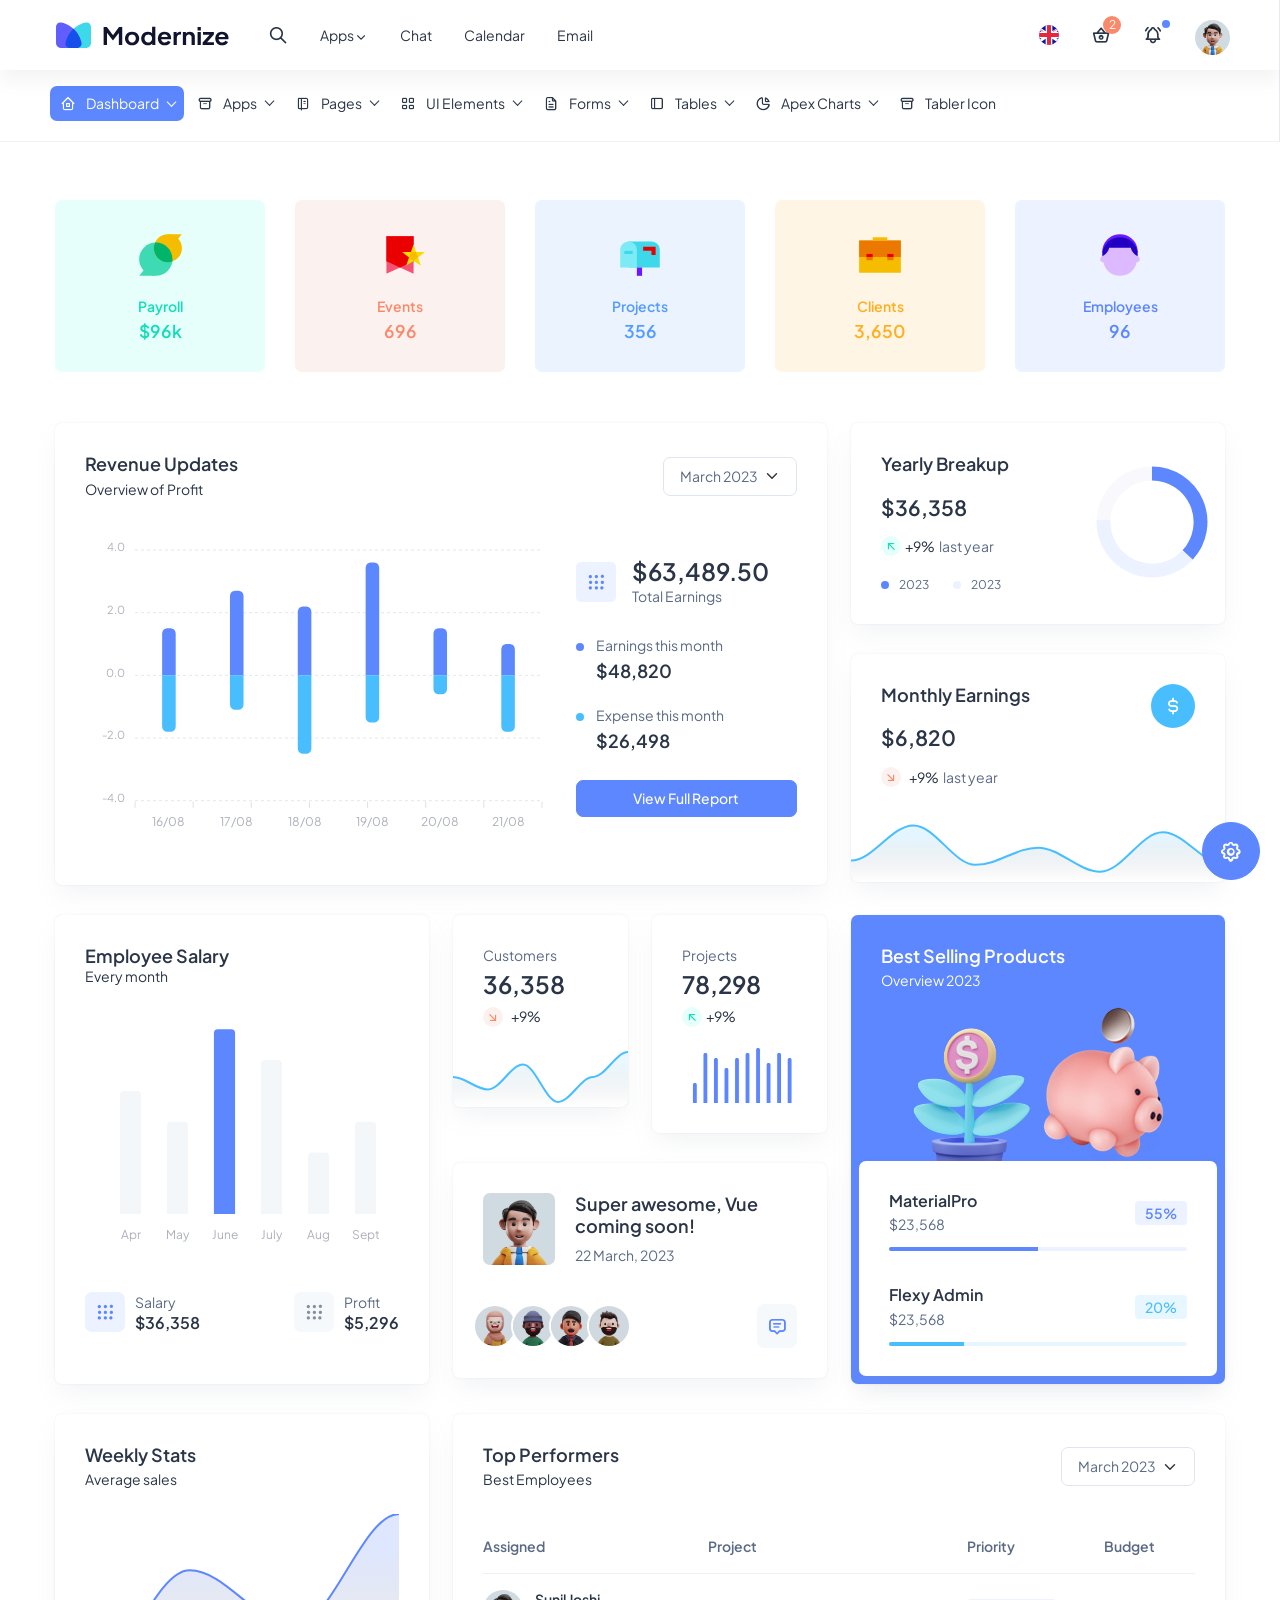
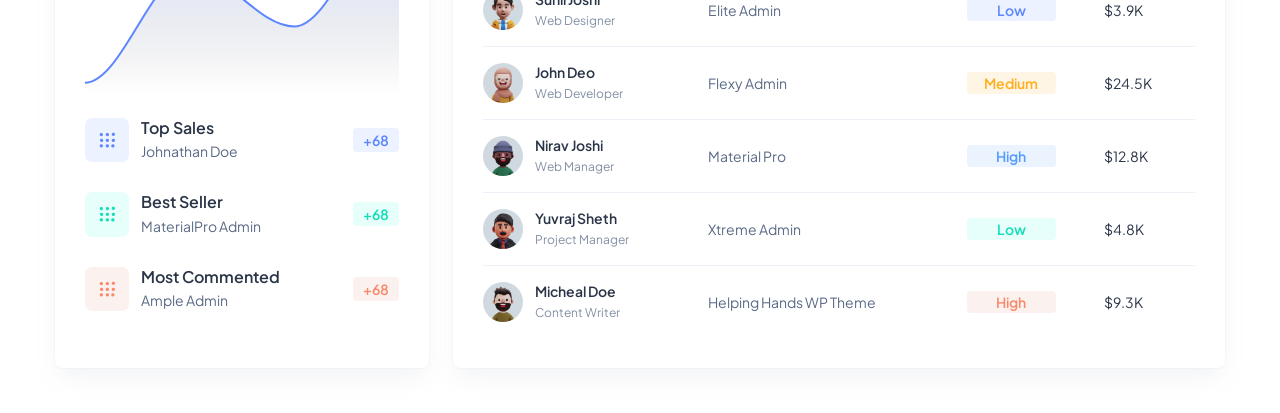
<file: public/backend/html/horizontal/index.html>
<!DOCTYPE html>
<html lang="en">
  <head>
    <!-- Title -->
    <title>Mordenize</title>
    <!-- Required Meta Tag -->
    <meta http-equiv="Content-Type" content="text/html; charset=UTF-8" />
    <meta name="viewport" content="width=device-width, initial-scale=1" />
    <meta name="handheldfriendly" content="true" />
    <meta name="MobileOptimized" content="width" />
    <meta name="description" content="Mordenize" />
    <meta name="author" content="" />
    <meta name="keywords" content="Mordenize" />
    <meta http-equiv="X-UA-Compatible" content="IE=edge" />
    <!-- Favicon -->
    <link rel="shortcut icon" type="image/png" href="../../dist/images/logos/favicon.ico" />
    <!-- Owl Carousel -->
    <link rel="stylesheet" href="../../dist/libs/owl.carousel/dist/assets/owl.carousel.min.css">
    <!-- Core Css -->
    <link id="themeColors" rel="stylesheet" href="../../dist/css/style.min.css" />
  </head>
  <body>
    <!-- Preloader -->
    <div class="preloader">
      <img src="../../dist/images/logos/favicon.ico" alt="loader" class="lds-ripple img-fluid" />
    </div>
    <!-- Body Wrapper -->
    <div class="page-wrapper" id="main-wrapper" data-layout="horizontal" data-navbarbg="skin6" data-sidebartype="full" data-sidebar-position="fixed" data-header-position="fixed">
      <!-- Header Start -->
      <header class="app-header">
        <nav class="navbar navbar-expand-lg navbar-light">
          <ul class="navbar-nav">
            <li class="nav-item d-block d-lg-none">
              <a class="nav-link sidebartoggler ms-n3" id="sidebarCollapse" href="javascript:void(0)">
                <i class="ti ti-menu-2"></i>
              </a>
            </li>
            <li class="nav-item d-none d-lg-block">
              <a href="index.html" class="text-nowrap nav-link">
                <img src="../../dist/images/logos/dark-logo.svg" class="dark-logo" width="180" alt="" />
                <img src="../../dist/images/logos/light-logo.svg" class="light-logo"  width="180" alt="" />
              </a>
            </li>
            <li class="nav-item d-none d-lg-block">
              <a class="nav-link nav-icon-hover" href="javascript:void(0)" data-bs-toggle="modal" data-bs-target="#exampleModal">
                <i class="ti ti-search"></i>
              </a>
            </li>
          </ul>
          <ul class="navbar-nav quick-links d-none d-lg-flex">
            <li class="nav-item dropdown hover-dd d-none d-lg-block">
              <a class="nav-link" href="javascript:void(0)" data-bs-toggle="dropdown">Apps<span class="mt-1"><i class="ti ti-chevron-down"></i></span></a>
              <div class="dropdown-menu dropdown-menu-nav dropdown-menu-animate-up py-0">
                <div class="row">
                  <div class="col-8">
                    <div class=" ps-7 pt-7">
                      <div class="border-bottom">
                        <div class="row">
                          <div class="col-6">
                            <div class="position-relative">
                              <a href="./app-chat.html" class="d-flex align-items-center pb-9 position-relative    ">
                                <div class="bg-light rounded-1 me-3 p-6 d-flex align-items-center justify-content-center">
                                  <img src="../../dist/images/svgs/icon-dd-chat.svg" alt="" class="img-fluid" width="24" height="24">
                                </div>
                                <div class="d-inline-block">
                                  <h6 class="mb-1 fw-semibold bg-hover-primary">Chat Application</h6>
                                  <span class="fs-2 d-block text-dark">New messages arrived</span>
                                </div>
                              </a>
                              <a href="./app-invoice.html" class="d-flex align-items-center pb-9 position-relative    ">
                                <div class="bg-light rounded-1 me-3 p-6 d-flex align-items-center justify-content-center">
                                  <img src="../../dist/images/svgs/icon-dd-invoice.svg" alt="" class="img-fluid" width="24" height="24">
                                </div>
                                <div class="d-inline-block">
                                  <h6 class="mb-1 fw-semibold bg-hover-primary">Invoice App</h6>
                                  <span class="fs-2 d-block text-dark">Get latest invoice</span>
                                </div>
                              </a>
                              <a href="./app-contact2.html" class="d-flex align-items-center pb-9 position-relative    ">
                                <div class="bg-light rounded-1 me-3 p-6 d-flex align-items-center justify-content-center">
                                  <img src="../../dist/images/svgs/icon-dd-mobile.svg" alt="" class="img-fluid" width="24" height="24">
                                </div>
                                <div class="d-inline-block">
                                  <h6 class="mb-1 fw-semibold bg-hover-primary">Contact Application</h6>
                                  <span class="fs-2 d-block text-dark">2 Unsaved Contacts</span>
                                </div>
                              </a>
                              <a href="./app-email.html" class="d-flex align-items-center pb-9 position-relative    ">
                                <div class="bg-light rounded-1 me-3 p-6 d-flex align-items-center justify-content-center">
                                  <img src="../../dist/images/svgs/icon-dd-message-box.svg" alt="" class="img-fluid" width="24" height="24">
                                </div>
                                <div class="d-inline-block">
                                  <h6 class="mb-1 fw-semibold bg-hover-primary">Email App</h6>
                                  <span class="fs-2 d-block text-dark">Get new emails</span>
                                </div>
                              </a>
                            </div>
                          </div>
                          <div class="col-6">
                            <div class="position-relative">
                              <a href="./page-user-profile.html" class="d-flex align-items-center pb-9 position-relative    ">
                                <div class="bg-light rounded-1 me-3 p-6 d-flex align-items-center justify-content-center">
                                  <img src="../../dist/images/svgs/icon-dd-cart.svg" alt="" class="img-fluid" width="24" height="24">
                                </div>
                                <div class="d-inline-block">
                                  <h6 class="mb-1 fw-semibold bg-hover-primary">User Profile</h6>
                                  <span class="fs-2 d-block text-dark">learn more information</span>
                                </div>
                              </a>
                              <a href="./app-calendar.html" class="d-flex align-items-center pb-9 position-relative    ">
                                <div class="bg-light rounded-1 me-3 p-6 d-flex align-items-center justify-content-center">
                                  <img src="../../dist/images/svgs/icon-dd-date.svg" alt="" class="img-fluid" width="24" height="24">
                                </div>
                                <div class="d-inline-block">
                                  <h6 class="mb-1 fw-semibold bg-hover-primary">Calendar App</h6>
                                  <span class="fs-2 d-block text-dark">Get dates</span>
                                </div>
                              </a>
                              <a href="./app-contact.html" class="d-flex align-items-center pb-9 position-relative    ">
                                <div class="bg-light rounded-1 me-3 p-6 d-flex align-items-center justify-content-center">
                                  <img src="../../dist/images/svgs/icon-dd-lifebuoy.svg" alt="" class="img-fluid" width="24" height="24">
                                </div>
                                <div class="d-inline-block">
                                  <h6 class="mb-1 fw-semibold bg-hover-primary">Contact List Table</h6>
                                  <span class="fs-2 d-block text-dark">Add new contact</span>
                                </div>
                              </a>
                              <a href="./app-notes.html" class="d-flex align-items-center pb-9 position-relative    ">
                                <div class="bg-light rounded-1 me-3 p-6 d-flex align-items-center justify-content-center">
                                  <img src="../../dist/images/svgs/icon-dd-application.svg" alt="" class="img-fluid" width="24" height="24">
                                </div>
                                <div class="d-inline-block">
                                  <h6 class="mb-1 fw-semibold bg-hover-primary">Notes Application</h6>
                                  <span class="fs-2 d-block text-dark">To-do and Daily tasks</span>
                                </div>
                              </a>
                            </div>
                          </div>
                        </div>
                      </div>
                      <div class="row align-items-center py-3">
                        <div class="col-8">
                          <a class="fw-semibold text-dark d-flex align-items-center lh-1 " href="#"><i class="ti ti-help fs-6 me-2"></i>Frequently Asked Questions</a>
                        </div>
                        <div class="col-4">
                          <div class="d-flex justify-content-end pe-4">
                            <button class="btn btn-primary">Check</button>
                          </div>
                        </div>
                      </div>
                    </div>
                  </div>
                  <div class="col-4 ms-n4">
                    <div class="position-relative p-7 border-start h-100">
                      <h5 class="fs-5 mb-9 fw-semibold">Quick Links</h5>
                      <ul class="">
                        <li class="mb-3">
                          <a class="fw-semibold text-dark bg-hover-primary    " href="./page-pricing.html">Pricing Page</a>
                        </li>
                        <li class="mb-3">
                          <a class="fw-semibold text-dark bg-hover-primary    " href="./authentication-login.html">Authentication Design</a>
                        </li>
                        <li class="mb-3">
                          <a class="fw-semibold text-dark bg-hover-primary    " href="./authentication-register.html">Register Now</a>
                        </li>
                        <li class="mb-3">
                          <a class="fw-semibold text-dark bg-hover-primary    " href="authentication-error.html">404 Error Page</a>
                        </li>
                        <li class="mb-3">
                          <a class="fw-semibold text-dark bg-hover-primary    " href="./app-notes.html">Notes App</a>
                        </li>
                        <li class="mb-3">
                          <a class="fw-semibold text-dark bg-hover-primary    " href="./page-user-profile.html">User Application</a>
                        </li>   
                        <li class="mb-3">
                          <a class="fw-semibold text-dark bg-hover-primary    " href="./page-account-settings.html">Account Settings</a>
                        </li>
                      </ul>
                    </div>
                  </div>
                </div>
              </div>
            </li>
            <li class="nav-item dropdown-hover d-none d-lg-block">
              <a class="nav-link" href="app-chat.html">Chat</a>
            </li>
            <li class="nav-item dropdown-hover d-none d-lg-block">
              <a class="nav-link" href="app-calendar.html">Calendar</a>
            </li>
            <li class="nav-item dropdown-hover d-none d-lg-block">
              <a class="nav-link" href="app-email.html">Email</a>
            </li>
          </ul>
          <div class="d-block d-lg-none">
            <a href="index.html" class="text-nowrap nav-link">
              <img src="../../dist/images/logos/dark-logo.svg" width="180" alt="" />
            </a>
          </div>
          <button class="navbar-toggler p-0 border-0" type="button" data-bs-toggle="collapse" data-bs-target="#navbarNav" aria-controls="navbarNav" aria-expanded="false" aria-label="Toggle navigation">
            <span class="p-2">
              <i class="ti ti-dots fs-7"></i>
            </span>
          </button>
          <div class="collapse navbar-collapse justify-content-end" id="navbarNav">
            <div class="d-flex align-items-center justify-content-between px-0 px-lg-8">
                <a href="javascript:void(0)" class="nav-link round-40 p-1 ps-0 d-flex d-lg-none align-items-center justify-content-center" type="button" data-bs-toggle="offcanvas" data-bs-target="#mobilenavbar" aria-controls="offcanvasWithBothOptions">
                  <i class="ti ti-align-justified fs-7"></i>
                </a>
                <ul class="navbar-nav flex-row ms-auto align-items-center justify-content-center">
                  <li class="nav-item dropdown">
                    <a class="nav-link nav-icon-hover" href="javascript:void(0)" id="drop2" data-bs-toggle="dropdown" aria-expanded="false">
                      <img src="../../dist/images/svgs/icon-flag-en.svg" alt="" class="rounded-circle object-fit-cover round-20">
                    </a>
                    <div class="dropdown-menu dropdown-menu-end dropdown-menu-animate-up" aria-labelledby="drop2">
                      <div class="message-body" data-simplebar>
                        <a href="javascript:void(0)" class="d-flex align-items-center gap-2 py-3 px-4 dropdown-item">
                          <div class="position-relative">
                            <img src="../../dist/images/svgs/icon-flag-en.svg" alt="" class="rounded-circle object-fit-cover round-20">
                          </div>
                          <p class="mb-0 fs-3">English (UK)</p>
                        </a>
                        <a href="javascript:void(0)" class="d-flex align-items-center gap-2 py-3 px-4 dropdown-item">
                          <div class="position-relative">
                            <img src="../../dist/images/svgs/icon-flag-cn.svg" alt="" class="rounded-circle object-fit-cover round-20">
                          </div>
                          <p class="mb-0 fs-3">中国人 (Chinese)</p>
                        </a>
                        <a href="javascript:void(0)" class="d-flex align-items-center gap-2 py-3 px-4 dropdown-item">
                          <div class="position-relative">
                            <img src="../../dist/images/svgs/icon-flag-fr.svg" alt="" class="rounded-circle object-fit-cover round-20">
                          </div>
                          <p class="mb-0 fs-3">français (French)</p>
                        </a>
                        <a href="javascript:void(0)" class="d-flex align-items-center gap-2 py-3 px-4 dropdown-item">
                          <div class="position-relative">
                            <img src="../../dist/images/svgs/icon-flag-sa.svg" alt="" class="rounded-circle object-fit-cover round-20">
                          </div>
                          <p class="mb-0 fs-3">عربي (Arabic)</p>
                        </a>
                      </div>
                    </div>
                  </li>
                  <li class="nav-item">
                    <a class="nav-link notify-badge nav-icon-hover" href="javascript:void(0)" data-bs-toggle="offcanvas" data-bs-target="#offcanvasRight" aria-controls="offcanvasRight">
                        <i class="ti ti-basket"></i>
                        <span class="badge rounded-pill bg-danger fs-2">2</span>                    
                    </a>
                  </li>
                  <li class="nav-item dropdown">
                    <a class="nav-link nav-icon-hover" href="javascript:void(0)" id="drop2" data-bs-toggle="dropdown" aria-expanded="false">
                      <i class="ti ti-bell-ringing"></i>
                      <div class="notification bg-primary rounded-circle"></div>
                    </a>
                    <div class="dropdown-menu content-dd dropdown-menu-end dropdown-menu-animate-up" aria-labelledby="drop2">
                      <div class="d-flex align-items-center justify-content-between py-3 px-7">
                        <h5 class="mb-0 fs-5 fw-semibold">Notifications</h5>
                        <span class="badge bg-primary rounded-4 px-3 py-1 lh-sm">5 new</span>
                      </div>
                      <div class="message-body" data-simplebar>
                        <a href="javascript:void(0)" class="py-6 px-7 d-flex align-items-center dropdown-item">
                          <span class="me-3">
                            <img src="../../dist/images/profile/user-1.jpg" alt="user" class="rounded-circle" width="48" height="48" />
                          </span>
                          <div class="w-75 d-inline-block v-middle">
                            <h6 class="mb-1 fw-semibold">Roman Joined the Team!</h6>
                            <span class="d-block">Congratulate him</span>
                          </div>
                        </a>
                        <a href="javascript:void(0)" class="py-6 px-7 d-flex align-items-center dropdown-item">
                          <span class="me-3">
                            <img src="../../dist/images/profile/user-2.jpg" alt="user" class="rounded-circle" width="48" height="48" />
                          </span>
                          <div class="w-75 d-inline-block v-middle">
                            <h6 class="mb-1 fw-semibold">New message</h6>
                            <span class="d-block">Salma sent you new message</span>
                          </div>
                        </a>
                        <a href="javascript:void(0)" class="py-6 px-7 d-flex align-items-center dropdown-item">
                          <span class="me-3">
                            <img src="../../dist/images/profile/user-3.jpg" alt="user" class="rounded-circle" width="48" height="48" />
                          </span>
                          <div class="w-75 d-inline-block v-middle">
                            <h6 class="mb-1 fw-semibold">Bianca sent payment</h6>
                            <span class="d-block">Check your earnings</span>
                          </div>
                        </a>
                        <a href="javascript:void(0)" class="py-6 px-7 d-flex align-items-center dropdown-item">
                          <span class="me-3">
                            <img src="../../dist/images/profile/user-4.jpg" alt="user" class="rounded-circle" width="48" height="48" />
                          </span>
                          <div class="w-75 d-inline-block v-middle">
                            <h6 class="mb-1 fw-semibold">Jolly completed tasks</h6>
                            <span class="d-block">Assign her new tasks</span>
                          </div>
                        </a>
                        <a href="javascript:void(0)" class="py-6 px-7 d-flex align-items-center dropdown-item">
                          <span class="me-3">
                            <img src="../../dist/images/profile/user-5.jpg" alt="user" class="rounded-circle" width="48" height="48" />
                          </span>
                          <div class="w-75 d-inline-block v-middle">
                            <h6 class="mb-1 fw-semibold">John received payment</h6>
                            <span class="d-block">$230 deducted from account</span>
                          </div>
                        </a>
                        <a href="javascript:void(0)" class="py-6 px-7 d-flex align-items-center dropdown-item">
                          <span class="me-3">
                            <img src="../../dist/images/profile/user-1.jpg" alt="user" class="rounded-circle" width="48" height="48" />
                          </span>
                          <div class="w-75 d-inline-block v-middle">
                            <h6 class="mb-1 fw-semibold">Roman Joined the Team!</h6>
                            <span class="d-block">Congratulate him</span>
                          </div>
                        </a>
                      </div>
                      <div class="py-6 px-7 mb-1">
                        <button class="btn btn-outline-primary w-100"> See All Notifications </button>
                      </div>
                    </div>
                  </li>
                  <li class="nav-item dropdown">
                    <a class="nav-link pe-0" href="javascript:void(0)" id="drop1" data-bs-toggle="dropdown" aria-expanded="false">
                      <div class="d-flex align-items-center">
                        <div class="user-profile-img">
                          <img src="../../dist/images/profile/user-1.jpg" class="rounded-circle" width="35" height="35" alt="" />
                        </div>
                      </div>
                    </a>
                    <div class="dropdown-menu content-dd dropdown-menu-end dropdown-menu-animate-up" aria-labelledby="drop1">
                      <div class="profile-dropdown position-relative" data-simplebar>
                        <div class="py-3 px-7 pb-0">
                          <h5 class="mb-0 fs-5 fw-semibold">User Profile</h5>
                        </div>
                        <div class="d-flex align-items-center py-9 mx-7 border-bottom">
                          <img src="../../dist/images/profile/user-1.jpg" class="rounded-circle" width="80" height="80" alt="" />
                          <div class="ms-3">
                            <h5 class="mb-1 fs-3">Mathew Anderson</h5>
                            <span class="mb-1 d-block text-dark">Designer</span>
                            <p class="mb-0 d-flex text-dark align-items-center gap-2">
                              <i class="ti ti-mail fs-4"></i> info@modernize.com
                            </p>
                          </div>
                        </div>
                        <div class="message-body">
                          <a href="./page-user-profile.html" class="py-8 px-7 mt-8 d-flex align-items-center">
                            <span class="d-flex align-items-center justify-content-center bg-light rounded-1 p-6">
                              <img src="../../dist/images/svgs/icon-account.svg" alt="" width="24" height="24">
                            </span>
                            <div class="w-75 d-inline-block v-middle ps-3">
                              <h6 class="mb-1 bg-hover-primary fw-semibold"> My Profile </h6>
                              <span class="d-block text-dark">Account Settings</span>
                            </div>
                          </a>
                          <a href="./app-email.html" class="py-8 px-7 d-flex align-items-center">
                            <span class="d-flex align-items-center justify-content-center bg-light rounded-1 p-6">
                              <img src="../../dist/images/svgs/icon-inbox.svg" alt="" width="24" height="24">
                            </span>
                            <div class="w-75 d-inline-block v-middle ps-3">
                              <h6 class="mb-1 bg-hover-primary fw-semibold">My Inbox</h6>
                              <span class="d-block text-dark">Messages & Emails</span>
                            </div>
                          </a>
                          <a href="./app-notes.html" class="py-8 px-7 d-flex align-items-center">
                            <span class="d-flex align-items-center justify-content-center bg-light rounded-1 p-6">
                              <img src="../../dist/images/svgs/icon-tasks.svg" alt="" width="24" height="24">
                            </span>
                            <div class="w-75 d-inline-block v-middle ps-3">
                              <h6 class="mb-1 bg-hover-primary fw-semibold">My Task</h6>
                              <span class="d-block text-dark">To-do and Daily Tasks</span>
                            </div>
                          </a>
                        </div>
                        <div class="d-grid py-4 px-7 pt-8">
                          <div class="upgrade-plan bg-light-primary position-relative overflow-hidden rounded-4 p-4 mb-9">
                            <div class="row">
                              <div class="col-6">
                                <h5 class="fs-4 mb-3 w-50 fw-semibold text-dark">Unlimited Access</h5>
                                <button class="btn btn-primary text-white">Upgrade</button>
                              </div>
                              <div class="col-6">
                                <div class="m-n4">
                                  <img src="../../dist/images/backgrounds/unlimited-bg.png" alt="" class="w-100">
                                </div>
                              </div>
                            </div>
                          </div>
                          <a href="./authentication-login.html" class="btn btn-outline-primary">Log Out</a>
                        </div>
                      </div>
                    </div>
                  </li>
                </ul>
              </div>
          </div>
        </nav>
      </header>
      <!-- Header End -->
      <!-- Sidebar Start -->
      <aside class="left-sidebar">
        <!-- Sidebar scroll-->
        <div>
          <!-- Sidebar navigation-->
          <nav class="sidebar-nav scroll-sidebar">
            <ul id="sidebarnav">
              <!-- ============================= -->
              <!-- Home -->
              <!-- ============================= -->
              <li class="nav-small-cap">
                <i class="ti ti-dots nav-small-cap-icon fs-4"></i>
                <span class="hide-menu">Home</span>
              </li>
              <!-- =================== -->
              <!-- Dashboard -->
              <!-- =================== -->
              <li class="sidebar-item">
                <a class="sidebar-link has-arrow" href="./index.html" aria-expanded="false">
                  <span>
                    <i class="ti ti-home-2"></i>
                  </span>
                  <span class="hide-menu">Dashboard</span>
                </a>
                <ul aria-expanded="false" class="collapse first-level">
                  <li class="sidebar-item">
                    <a href="index.html" class="sidebar-link">
                      <i class="ti ti-aperture"></i>
                      <span class="hide-menu">Modern</span>
                    </a>
                  </li>
                  <li class="sidebar-item">
                    <a href="./index2.html" class="sidebar-link">
                      <i class="ti ti-shopping-cart"></i>
                      <span class="hide-menu">eCommerce</span>
                    </a>
                  </li>
                  <li class="sidebar-item">
                    <a href="index3.html" class="sidebar-link">
                      <i class="ti ti-currency-dollar"></i>
                      <span class="hide-menu">NFT</span>
                    </a>
                  </li>
                  <li class="sidebar-item">
                    <a href="index4.html" class="sidebar-link">
                      <i class="ti ti-cpu"></i>
                      <span class="hide-menu">Crypto</span>
                    </a>
                  </li>
                  <li class="sidebar-item">
                    <a href="index5.html" class="sidebar-link">
                      <i class="ti ti-activity-heartbeat"></i>
                      <span class="hide-menu">General</span>
                    </a>
                  </li>
                  <li class="sidebar-item">
                    <a href="index6.html" class="sidebar-link">
                      <i class="ti ti-playlist"></i>
                      <span class="hide-menu">Music</span>
                    </a>
                  </li>
                </ul>
              </li>
              <!-- ============================= -->
              <!-- Apps -->
              <!-- ============================= -->
              <li class="nav-small-cap">
                <i class="ti ti-dots nav-small-cap-icon fs-4"></i>
                <span class="hide-menu">Apps</span>
              </li>
              <li class="sidebar-item">
                <a class="sidebar-link has-arrow" href="javascript:void(0)" aria-expanded="false">
                  <span>
                    <i class="ti ti-archive"></i>
                  </span>
                  <span class="hide-menu">Apps</span>
                </a>
                <ul aria-expanded="false" class="collapse first-level">
                  <li class="sidebar-item">
                    <a href="app-calendar.html" class="sidebar-link">
                      <i class="ti ti-calendar"></i>
                      <span class="hide-menu">Calendar</span>
                    </a>
                  </li>
                  <li class="sidebar-item">
                    <a href="app-chat.html" class="sidebar-link">
                      <i class="ti ti-message-dots"></i>
                      <span class="hide-menu">Chat</span>
                    </a>
                  </li>
                  <li class="sidebar-item">
                    <a class="sidebar-link" href="./app-email.html" aria-expanded="false">
                      <span>
                        <i class="ti ti-mail"></i>
                      </span>
                      <span class="hide-menu">Email</span>
                    </a>
                  </li>
                  <li class="sidebar-item">
                    <a href="app-contact.html" class="sidebar-link">
                      <i class="ti ti-phone"></i>
                      <span class="hide-menu">Contact Table</span>
                    </a>
                  </li>
                  <li class="sidebar-item">
                    <a href="app-contact2.html" class="sidebar-link">
                      <i class="ti ti-list-details"></i>
                      <span class="hide-menu">Contact List</span>
                    </a>
                  </li>
                  <li class="sidebar-item">
                    <a href="app-notes.html" class="sidebar-link">
                      <i class="ti ti-notes"></i>
                      <span class="hide-menu">Notes</span>
                    </a>
                  </li>
                  <li class="sidebar-item">
                    <a href="app-invoice.html" class="sidebar-link">
                      <i class="ti ti-file-text"></i>
                      <span class="hide-menu">Invoice</span>
                    </a>
                  </li>
                  <li class="sidebar-item">
                    <a href="page-user-profile.html" class="sidebar-link">
                      <i class="ti ti-user-circle"></i>
                      <span class="hide-menu">User Profile</span>
                    </a>
                  </li>
                  <li class="sidebar-item">
                    <a href="blog-posts.html" class="sidebar-link">
                      <i class="ti ti-article"></i>
                      <span class="hide-menu">Posts</span>
                    </a>
                  </li>
                  <li class="sidebar-item">
                    <a href="blog-detail.html" class="sidebar-link">
                      <i class="ti ti-details"></i>
                      <span class="hide-menu">Detail</span>
                    </a>
                  </li>
                  <li class="sidebar-item">
                    <a href="eco-shop.html" class="sidebar-link">
                      <i class="ti ti-shopping-cart"></i>
                      <span class="hide-menu">Shop</span>
                    </a>
                  </li>
                  <li class="sidebar-item">
                    <a href="eco-shop-detail.html" class="sidebar-link">
                      <i class="ti ti-basket"></i>
                      <span class="hide-menu">Shop Detail</span>
                    </a>
                  </li>
                  <li class="sidebar-item">
                    <a href="eco-product-list.html" class="sidebar-link">
                      <i class="ti ti-list-check"></i>
                      <span class="hide-menu">List</span>
                    </a>
                  </li>
                  <li class="sidebar-item">
                    <a href="eco-checkout.html" class="sidebar-link">
                      <i class="ti ti-brand-shopee"></i>
                      <span class="hide-menu">Checkout</span>
                    </a>
                  </li>
                </ul>
              </li>
              <!-- ============================= -->
              <!-- PAGES -->
              <!-- ============================= -->
              <li class="nav-small-cap">
                <i class="ti ti-dots nav-small-cap-icon fs-4"></i>
                <span class="hide-menu">PAGES</span>
              </li>
              <li class="sidebar-item">
                <a class="sidebar-link has-arrow" href="javascript:void(0)" aria-expanded="false">
                  <span>
                    <i class="ti ti-notebook"></i>
                  </span>
                  <span class="hide-menu">Pages</span>
                </a>
                <ul aria-expanded="false" class="collapse first-level">
                  <li class="sidebar-item">
                    <a href="page-faq.html" class="sidebar-link">
                      <i class="ti ti-help"></i>
                      <span class="hide-menu">FAQ</span>
                    </a>
                  </li>
                  <li class="sidebar-item">
                    <a href="page-account-settings.html" class="sidebar-link">
                      <i class="ti ti-user-circle"></i>
                      <span class="hide-menu">Account Setting</span>
                    </a>
                  </li>
                  <li class="sidebar-item">
                    <a href="page-pricing.html" class="sidebar-link">
                      <i class="ti ti-currency-dollar"></i>
                      <span class="hide-menu">Pricing</span>
                    </a>
                  </li>
                  <li class="sidebar-item">
                    <a href="widgets-cards.html" class="sidebar-link">
                      <i class="ti ti-cards"></i>
                      <span class="hide-menu">Card</span>
                    </a>
                  </li>
                  <li class="sidebar-item">
                    <a href="widgets-banners.html" class="sidebar-link">
                      <i class="ti ti-ad"></i>
                      <span class="hide-menu">Banner</span>
                    </a>
                  </li>
                  <li class="sidebar-item">
                    <a href="widgets-charts.html" class="sidebar-link">
                      <i class="ti ti-chart-bar"></i>
                      <span class="hide-menu">Charts</span>
                    </a>
                  </li>
                  <li class="sidebar-item">
                    <a href="../../../landingpage/index.html" class="sidebar-link">
                      <i class="ti ti-app-window"></i>
                      <span class="hide-menu">Landing Page</span>
                    </a>
                  </li>
                </ul>
              </li>
              <!-- ============================= -->
              <!-- UI -->
              <!-- ============================= -->
              <li class="nav-small-cap">
                <i class="ti ti-dots nav-small-cap-icon fs-4"></i>
                <span class="hide-menu">UI</span>
              </li>
              <!-- =================== -->
              <!-- UI Elements -->
              <!-- =================== -->
              <li class="sidebar-item mega-dropdown">
                <a class="sidebar-link has-arrow" href="#" aria-expanded="false">
                  <span class="rounded-3">
                    <i class="ti ti-layout-grid"></i>
                  </span>
                  <span class="hide-menu">UI Elements</span>
                </a>
                <ul aria-expanded="false" class="collapse first-level">
                  <li class="sidebar-item">
                    <a href="./ui-accordian.html" class="sidebar-link">
                      <i class="ti ti-circle"></i>
                      <span class="hide-menu">Accordian</span>
                    </a>
                  </li>
                  <li class="sidebar-item">
                    <a href="./ui-badge.html" class="sidebar-link">
                      <i class="ti ti-circle"></i>
                      <span class="hide-menu">Badge</span>
                    </a>
                  </li>
                  <li class="sidebar-item">
                    <a href="./ui-buttons.html" class="sidebar-link">
                      <i class="ti ti-circle"></i>
                      <span class="hide-menu">Buttons</span>
                    </a>
                  </li>
                  <li class="sidebar-item">
                    <a href="./ui-dropdowns.html" class="sidebar-link">
                      <i class="ti ti-circle"></i>
                      <span class="hide-menu">Dropdowns</span>
                    </a>
                  </li>
                  <li class="sidebar-item">
                    <a href="./ui-modals.html" class="sidebar-link">
                      <i class="ti ti-circle"></i>
                      <span class="hide-menu">Modals</span>
                    </a>
                  </li>
                  <li class="sidebar-item">
                    <a href="./ui-tab.html" class="sidebar-link">
                      <i class="ti ti-circle"></i>
                      <span class="hide-menu">Tab</span>
                    </a>
                  </li>
                  <li class="sidebar-item">
                    <a href="./ui-tooltip-popover.html" class="sidebar-link">
                      <i class="ti ti-circle"></i>
                      <span class="hide-menu">Tooltip & Popover</span>
                    </a>
                  </li>
                  <li class="sidebar-item">
                    <a href="./ui-notification.html" class="sidebar-link">
                      <i class="ti ti-circle"></i>
                      <span class="hide-menu">Notification</span>
                    </a>
                  </li>
                  <li class="sidebar-item">
                    <a href="./ui-progressbar.html" class="sidebar-link">
                      <i class="ti ti-circle"></i>
                      <span class="hide-menu">Progressbar</span>
                    </a>
                  </li>
                  <li class="sidebar-item">
                    <a href="./ui-pagination.html" class="sidebar-link">
                      <i class="ti ti-circle"></i>
                      <span class="hide-menu">Pagination</span>
                    </a>
                  </li>
                  <li class="sidebar-item">
                    <a href="./ui-typography.html" class="sidebar-link">
                      <i class="ti ti-circle"></i>
                      <span class="hide-menu">Typography</span>
                    </a>
                  </li>
                  <li class="sidebar-item">
                    <a href="./ui-bootstrap-ui.html" class="sidebar-link">
                      <i class="ti ti-circle"></i>
                      <span class="hide-menu">Bootstrap UI</span>
                    </a>
                  </li>
                  <li class="sidebar-item">
                    <a href="./ui-breadcrumb.html" class="sidebar-link">
                      <i class="ti ti-circle"></i>
                      <span class="hide-menu">Breadcrumb</span>
                    </a>
                  </li>
                  <li class="sidebar-item">
                    <a href="./ui-offcanvas.html" class="sidebar-link">
                      <i class="ti ti-circle"></i>
                      <span class="hide-menu">Offcanvas</span>
                    </a>
                  </li>
                  <li class="sidebar-item">
                    <a href="./ui-lists.html" class="sidebar-link">
                      <i class="ti ti-circle"></i>
                      <span class="hide-menu">Lists</span>
                    </a>
                  </li>
                  <li class="sidebar-item">
                    <a href="./ui-grid.html" class="sidebar-link">
                      <i class="ti ti-circle"></i>
                      <span class="hide-menu">Grid</span>
                    </a>
                  </li>
                  <li class="sidebar-item">
                    <a href="./ui-carousel.html" class="sidebar-link">
                      <i class="ti ti-circle"></i>
                      <span class="hide-menu">Carousel</span>
                    </a>
                  </li>
                  <li class="sidebar-item">
                    <a href="./ui-scrollspy.html" class="sidebar-link">
                      <i class="ti ti-circle"></i>
                      <span class="hide-menu">Scrollspy</span>
                    </a>
                  </li>
                  <li class="sidebar-item">
                    <a href="./ui-spinner.html" class="sidebar-link">
                      <i class="ti ti-circle"></i>
                      <span class="hide-menu">Spinner</span>
                    </a>
                  </li>
                  <li class="sidebar-item">
                    <a href="./ui-link.html" class="sidebar-link">
                      <i class="ti ti-circle"></i>
                      <span class="hide-menu">Link</span>
                    </a>
                  </li>
                </ul>
              </li>
              <!-- ============================= -->
              <!-- Forms -->
              <!-- ============================= -->
              <li class="nav-small-cap">
                <i class="ti ti-dots nav-small-cap-icon fs-4"></i>
                <span class="hide-menu">Forms</span>
              </li>
              <!-- =================== -->
              <!-- Forms -->
              <!-- =================== -->
              <li class="sidebar-item">
                <a class="sidebar-link two-column has-arrow" href="#" aria-expanded="false">
                  <span class="rounded-3">
                    <i class="ti ti-file-text"></i>
                  </span>
                  <span class="hide-menu">Forms</span>
                </a>
                <ul aria-expanded="false" class="collapse first-level">
                  <!-- form elements -->
                  <li class="sidebar-item">
                    <a href="./form-inputs.html" class="sidebar-link">
                      <i class="ti ti-circle"></i>
                      <span class="hide-menu">Forms Input</span>
                    </a>
                  </li>
                  <li class="sidebar-item">
                    <a href="./form-input-groups.html" class="sidebar-link">
                      <i class="ti ti-circle"></i>
                      <span class="hide-menu">Input Groups</span>
                    </a>
                  </li>
                  <li class="sidebar-item">
                    <a href="./form-input-grid.html" class="sidebar-link">
                      <i class="ti ti-circle"></i>
                      <span class="hide-menu">Input Grid</span>
                    </a>
                  </li>
                  <li class="sidebar-item">
                    <a href="./form-checkbox-radio.html" class="sidebar-link">
                      <i class="ti ti-circle"></i>
                      <span class="hide-menu">Checkbox & Radios</span>
                    </a>
                  </li>
                  <li class="sidebar-item">
                    <a href="./form-bootstrap-touchspin.html" class="sidebar-link">
                      <i class="ti ti-circle"></i>
                      <span class="hide-menu">Bootstrap Touchspin</span>
                    </a>
                  </li>
                  <li class="sidebar-item">
                    <a href="./form-bootstrap-switch.html" class="sidebar-link">
                      <i class="ti ti-circle"></i>
                      <span class="hide-menu">Bootstrap Switch</span>
                    </a>
                  </li>
                  <li class="sidebar-item">
                    <a href="./form-select2.html" class="sidebar-link">
                      <i class="ti ti-circle"></i>
                      <span class="hide-menu">Select2</span>
                    </a>
                  </li>
                  <li class="sidebar-item">
                    <a href="./form-dual-listbox.html" class="sidebar-link">
                      <i class="ti ti-circle"></i>
                      <span class="hide-menu">Dual Listbox</span>
                    </a>
                  </li>
                  <!-- form inputs -->
                  <li class="sidebar-item">
                    <a href="./form-basic.html" class="sidebar-link">
                      <i class="ti ti-circle"></i>
                      <span class="hide-menu">Basic Form</span>
                    </a>
                  </li>
                  <li class="sidebar-item">
                    <a href="./form-vertical.html" class="sidebar-link">
                      <i class="ti ti-circle"></i>
                      <span class="hide-menu">Form Vertical</span>
                    </a>
                  </li>
                  <li class="sidebar-item">
                    <a href="./form-horizontal.html" class="sidebar-link">
                      <i class="ti ti-circle"></i>
                      <span class="hide-menu">Form Horizontal</span>
                    </a>
                  </li>
                  <li class="sidebar-item">
                    <a href="./form-actions.html" class="sidebar-link">
                      <i class="ti ti-circle"></i>
                      <span class="hide-menu">Form Actions</span>
                    </a>
                  </li>
                  <li class="sidebar-item">
                    <a href="./form-row-separator.html" class="sidebar-link">
                      <i class="ti ti-circle"></i>
                      <span class="hide-menu">Row Separator</span>
                    </a>
                  </li>
                  <li class="sidebar-item">
                    <a href="./form-bordered.html" class="sidebar-link">
                      <i class="ti ti-circle"></i>
                      <span class="hide-menu">Form Bordered</span>
                    </a>
                  </li>
                  <li class="sidebar-item">
                    <a href="./form-detail.html" class="sidebar-link">
                      <i class="ti ti-circle"></i>
                      <span class="hide-menu">Form Detail</span>
                    </a>
                  </li>
                  <!-- form wizard -->
                  <li class="sidebar-item">
                    <a href="./form-wizard.html" class="sidebar-link">
                      <i class="ti ti-circle"></i>
                      <span class="hide-menu">Form Wizard</span>
                    </a>
                  </li>
                  <!-- Quill Editor -->
                  <li class="sidebar-item">
                    <a href="./form-editor-quill.html" class="sidebar-link">
                      <i class="ti ti-circle"></i>
                      <span class="hide-menu">Quill Editor</span>
                    </a>
                  </li>
                </ul>
              </li>
              <!-- ============================= -->
              <!-- Tables -->
              <!-- ============================= -->
              <li class="nav-small-cap">
                <i class="ti ti-dots nav-small-cap-icon fs-4"></i>
                <span class="hide-menu">Tables</span>
              </li>
              <!-- =================== -->
              <!-- Bootstrap Table -->
              <!-- =================== -->
              <li class="sidebar-item">
                <a class="sidebar-link has-arrow" href="#" aria-expanded="false">
                  <span class="rounded-3">
                    <i class="ti ti-layout-sidebar"></i>
                  </span>
                  <span class="hide-menu">Tables</span>
                </a>
                <ul aria-expanded="false" class="collapse first-level">
                  <li class="sidebar-item">
                    <a href="./table-basic.html" class="sidebar-link">
                      <i class="ti ti-circle"></i>
                      <span class="hide-menu">Basic Table</span>
                    </a>
                  </li>
                  <li class="sidebar-item">
                    <a href="./table-dark-basic.html" class="sidebar-link">
                      <i class="ti ti-circle"></i>
                      <span class="hide-menu">Dark Basic Table</span>
                    </a>
                  </li>
                  <li class="sidebar-item">
                    <a href="./table-sizing.html" class="sidebar-link">
                      <i class="ti ti-circle"></i>
                      <span class="hide-menu">Sizing Table</span>
                    </a>
                  </li>
                  <li class="sidebar-item">
                    <a href="./table-layout-coloured.html" class="sidebar-link">
                      <i class="ti ti-circle"></i>
                      <span class="hide-menu">Coloured Table</span>
                    </a>
                  </li>
                  <li class="sidebar-item">
                    <a href="./table-datatable-basic.html" class="sidebar-link">
                      <i class="ti ti-circle"></i>
                      <span class="hide-menu">Basic Initialisation</span>
                    </a>
                  </li>
                  <li class="sidebar-item">
                    <a href="./table-datatable-api.html" class="sidebar-link">
                      <i class="ti ti-circle"></i>
                      <span class="hide-menu">API</span>
                    </a>
                  </li>
                  <li class="sidebar-item">
                    <a href="./table-datatable-advanced.html" class="sidebar-link">
                      <i class="ti ti-circle"></i>
                      <span class="hide-menu">Advanced Initialisation</span>
                    </a>
                  </li>
                </ul>
              </li>
              <!-- ============================= -->
              <!-- Charts -->
              <!-- ============================= -->
              <li class="nav-small-cap">
                <i class="ti ti-dots nav-small-cap-icon fs-4"></i>
                <span class="hide-menu">Charts</span>
              </li>
              <!-- =================== -->
              <!-- Apex Chart -->
              <!-- =================== -->
              <li class="sidebar-item">
                <a class="sidebar-link has-arrow" href="#" aria-expanded="false">
                  <span class="rounded-3">
                    <i class="ti ti-chart-pie"></i>
                  </span>
                  <span class="hide-menu">Apex Charts</span>
                </a>
                <ul aria-expanded="false" class="collapse first-level">
                  <li class="sidebar-item">
                    <a href="./chart-apex-line.html" class="sidebar-link">
                      <i class="ti ti-circle"></i>
                      <span class="hide-menu">Line Chart</span>
                    </a>
                  </li>
                  <li class="sidebar-item">
                    <a href="./chart-apex-area.html" class="sidebar-link">
                      <i class="ti ti-circle"></i>
                      <span class="hide-menu">Area Chart</span>
                    </a>
                  </li>
                  <li class="sidebar-item">
                    <a href="./chart-apex-bar.html" class="sidebar-link">
                      <i class="ti ti-circle"></i>
                      <span class="hide-menu">Bar Chart</span>
                    </a>
                  </li>
                  <li class="sidebar-item">
                    <a href="./chart-apex-pie.html" class="sidebar-link">
                      <i class="ti ti-circle"></i>
                      <span class="hide-menu">Pie Chart</span>
                    </a>
                  </li>
                  <li class="sidebar-item">
                    <a href="./chart-apex-radial.html" class="sidebar-link">
                      <i class="ti ti-circle"></i>
                      <span class="hide-menu">Radial Chart</span>
                    </a>
                  </li>
                  <li class="sidebar-item">
                    <a href="./chart-apex-radar.html" class="sidebar-link">
                      <i class="ti ti-circle"></i>
                      <span class="hide-menu">Radar Chart</span>
                    </a>
                  </li>
                </ul>
              </li>
              <!-- ============================= -->
              <!-- Icons -->
              <!-- ============================= -->
              <li class="nav-small-cap">
                <i class="ti ti-dots nav-small-cap-icon fs-4"></i>
                <span class="hide-menu">Icons</span>
              </li>
              <!-- =================== -->
              <!-- Tabler Icon -->
              <!-- =================== -->
              <li class="sidebar-item">
                <a class="sidebar-link sidebar-link" href="./icon-tabler.html" aria-expanded="false">
                  <span class="rounded-3">
                    <i class="ti ti-archive"></i>
                  </span>
                  <span class="hide-menu">Tabler Icon</span>
                </a>
              </li>
            </ul>
            <div class="unlimited-access hide-menu bg-light-primary position-relative my-7 rounded d-block d-lg-none">
              <div class="d-flex">
                <div class="unlimited-access-title">
                  <h6 class="fw-semibold fs-4 mb-6 text-dark w-85">Unlimited Access</h6>
                  <button class="btn btn-primary fs-2 fw-semibold lh-sm">Signup</button>
                </div>
                <div class="unlimited-access-img">
                  <img src="../../dist/images/backgrounds/rocket.png" alt="" class="img-fluid">
                </div>
              </div>
            </div>
          </nav>
          <!-- End Sidebar navigation -->
        </div>
        <!-- End Sidebar scroll-->
        <div class="fixed-profile p-3 bg-light-secondary rounded sidebar-ad mt-3 mx-9 d-block d-lg-none">
            <div class="hstack gap-3 justify-content-between">
              <div class="john-img">
                <img src="../../dist/images/profile/user-1.jpg" class="rounded-circle" width="42" height="42" alt="">
              </div>
              <div class="john-title">
                <h6 class="mb-0 fs-4">John Doe</h6>
                <span class="fs-2">Designer</span>
              </div>
              <button class="border-0 bg-transparent text-primary ms-2" tabindex="0" type="button" aria-label="logout" data-bs-toggle="tooltip" data-bs-placement="top" data-bs-title="logout">
                <i class="ti ti-power fs-6"></i>
              </button>
            </div>
          </div> 
      </aside>
      <!-- Sidebar End -->
      <!-- Main wrapper -->
      <div class="body-wrapper">
        <div class="container-fluid">
          <!--  Owl carousel -->
          <div class="owl-carousel counter-carousel owl-theme">
            <div class="item">
              <div class="card border-0 zoom-in bg-light-primary shadow-none">
                <div class="card-body">
                  <div class="text-center">
                    <img src="../../dist/images/svgs/icon-user-male.svg" width="50" height="50" class="mb-3" alt="" />
                    <p class="fw-semibold fs-3 text-primary mb-1"> Employees </p>
                    <h5 class="fw-semibold text-primary mb-0">96</h5>
                  </div>
                </div>
              </div>
            </div>
            <div class="item">
              <div class="card border-0 zoom-in bg-light-warning shadow-none">
                <div class="card-body">
                  <div class="text-center">
                    <img src="../../dist/images/svgs/icon-briefcase.svg" width="50" height="50" class="mb-3" alt="" />
                    <p class="fw-semibold fs-3 text-warning mb-1">Clients</p>
                    <h5 class="fw-semibold text-warning mb-0">3,650</h5>
                  </div>
                </div>
              </div>
            </div>
            <div class="item">
              <div class="card border-0 zoom-in bg-light-info shadow-none">
                <div class="card-body">
                  <div class="text-center">
                    <img src="../../dist/images/svgs/icon-mailbox.svg" width="50" height="50" class="mb-3" alt="" />
                    <p class="fw-semibold fs-3 text-info mb-1">Projects</p>
                    <h5 class="fw-semibold text-info mb-0">356</h5>
                  </div>
                </div>
              </div>
            </div>
            <div class="item">
              <div class="card border-0 zoom-in bg-light-danger shadow-none">
                <div class="card-body">
                  <div class="text-center">
                    <img src="../../dist/images/svgs/icon-favorites.svg" width="50" height="50" class="mb-3" alt="" />
                    <p class="fw-semibold fs-3 text-danger mb-1">Events</p>
                    <h5 class="fw-semibold text-danger mb-0">696</h5>
                  </div>
                </div>
              </div>
            </div>
            <div class="item">
              <div class="card border-0 zoom-in bg-light-success shadow-none">
                <div class="card-body">
                  <div class="text-center">
                    <img src="../../dist/images/svgs/icon-speech-bubble.svg" width="50" height="50" class="mb-3" alt="" />
                    <p class="fw-semibold fs-3 text-success mb-1">Payroll</p>
                    <h5 class="fw-semibold text-success mb-0">$96k</h5>
                  </div>
                </div>
              </div>
            </div>
            <div class="item">
              <div class="card border-0 zoom-in bg-light-info shadow-none">
                <div class="card-body">
                  <div class="text-center">
                    <img src="../../dist/images/svgs/icon-connect.svg" width="50" height="50" class="mb-3" alt="" />
                    <p class="fw-semibold fs-3 text-info mb-1">Reports</p>
                    <h5 class="fw-semibold text-info mb-0">59</h5>
                  </div>
                </div>
              </div>
            </div>
          </div>
          <!--  Row 1 -->
          <div class="row">
            <div class="col-lg-8 d-flex align-items-strech">
              <div class="card w-100">
                <div class="card-body">
                  <div class="d-sm-flex d-block align-items-center justify-content-between mb-9">
                    <div class="mb-3 mb-sm-0">
                      <h5 class="card-title fw-semibold">Revenue Updates</h5>
                      <p class="card-subtitle mb-0">Overview of Profit</p>
                    </div>
                    <div>
                      <select class="form-select">
                        <option value="1">March 2023</option>
                        <option value="2">April 2023</option>
                        <option value="3">May 2023</option>
                        <option value="4">June 2023</option>
                      </select>
                    </div>
                  </div>
                  <div class="row align-items-center">
                    <div class="col-lg-8 col-md-8">
                      <div id="chart"></div>
                    </div>
                    <div class="col-lg-4 col-md-4">
                      <div class="d-flex align-items-center mb-4 pb-1">
                        <div class="p-8 bg-light-primary rounded-1 me-3 d-flex align-items-center justify-content-center">
                          <i class="ti ti-grid-dots text-primary fs-6"></i>
                        </div>
                        <div>
                          <h4 class="mb-0 fs-7 fw-semibold">$63,489.50</h4>
                          <p class="fs-3 mb-0">Total Earnings</p>
                        </div>
                      </div>
                      <div>
                        <div class="d-flex align-items-baseline mb-4">
                          <span class="round-8 bg-primary rounded-circle me-6"></span>
                          <div>
                            <p class="fs-3 mb-1">Earnings this month</p>
                            <h6 class="fs-5 fw-semibold mb-0">$48,820</h6>
                          </div>
                        </div>
                        <div class="d-flex align-items-baseline mb-4 pb-1">
                          <span class="round-8 bg-secondary rounded-circle me-6"></span>
                          <div>
                            <p class="fs-3 mb-1">Expense this month</p>
                            <h6 class="fs-5 fw-semibold mb-0">$26,498</h6>
                          </div>
                        </div>
                        <div>
                          <button class="btn btn-primary w-100">View Full Report</button>
                        </div>
                      </div>
                    </div>
                  </div>
                </div>
              </div>
            </div>
            <div class="col-lg-4">
              <div class="row">
                <div class="col-lg-12 col-md-6 col-sm-12">
                  <!-- Yearly Breakup -->
                  <div class="card overflow-hidden">
                    <div class="card-body">
                      <div class="row align-items-center">
                        <div class="col-8">
                          <h5 class="card-title mb-9 fw-semibold">Yearly Breakup</h5>
                          <h4 class="fw-semibold mb-3">$36,358</h4>
                          <div class="d-flex align-items-center mb-3">
                            <span class="me-1 rounded-circle bg-light-success round-20 d-flex align-items-center justify-content-center">
                              <i class="ti ti-arrow-up-left text-success"></i>
                            </span>
                            <p class="text-dark me-1 fs-3 mb-0">+9%</p>
                            <p class="fs-3 mb-0">last year</p>
                          </div>
                          <div class="d-flex align-items-center">
                            <div class="me-4">
                              <span class="round-8 bg-primary rounded-circle me-2 d-inline-block"></span>
                              <span class="fs-2">2023</span>
                            </div>
                            <div>
                              <span class="round-8 bg-light-primary rounded-circle me-2 d-inline-block"></span>
                              <span class="fs-2">2023</span>
                            </div>
                          </div>
                        </div>
                        <div class="col-4">
                          <div class="d-flex justify-content-center">
                            <div id="breakup"></div>
                          </div>
                        </div>
                      </div>
                    </div>
                  </div>
                </div>
                <div class="col-lg-12 col-md-6 col-sm-12">
                  <!-- Monthly Earnings -->
                  <div class="card">
                    <div class="card-body">
                      <div class="row alig n-items-start">
                        <div class="col-8">
                          <h5 class="card-title mb-9 fw-semibold"> Monthly Earnings </h5>
                          <h4 class="fw-semibold mb-3">$6,820</h4>
                          <div class="d-flex align-items-center pb-1">
                            <span class="me-2 rounded-circle bg-light-danger round-20 d-flex align-items-center justify-content-center">
                              <i class="ti ti-arrow-down-right text-danger"></i>
                            </span>
                            <p class="text-dark me-1 fs-3 mb-0">+9%</p>
                            <p class="fs-3 mb-0">last year</p>
                          </div>
                        </div>
                        <div class="col-4">
                          <div class="d-flex justify-content-end">
                            <div class="text-white bg-secondary rounded-circle p-6 d-flex align-items-center justify-content-center">
                              <i class="ti ti-currency-dollar fs-6"></i>
                            </div>
                          </div>
                        </div>
                      </div>
                    </div>
                    <div id="earning"></div>
                  </div>
                </div>
              </div>
            </div>
          </div>
          <!--  Row 2 -->
          <div class="row">
            <!-- Employee Salary -->
            <div class="col-lg-4 d-flex align-items-strech">
              <div class="card w-100">
                <div class="card-body">
                  <div>
                    <h5 class="card-title fw-semibold mb-1">Employee Salary</h5>
                    <p class="card-subtitle mb-0">Every month</p>
                    <div id="salary" class="mb-7 pb-8"></div>
                    <div class="d-flex align-items-center justify-content-between">
                      <div class="d-flex align-items-center">
                        <div class="bg-light-primary rounded me-8 p-8 d-flex align-items-center justify-content-center">
                          <i class="ti ti-grid-dots text-primary fs-6"></i>
                        </div>
                        <div>
                          <p class="fs-3 mb-0 fw-normal">Salary</p>
                          <h6 class="fw-semibold text-dark fs-4 mb-0">$36,358</h6>
                        </div>
                      </div>
                      <div class="d-flex align-items-center">
                        <div class="bg-light rounded me-8 p-8 d-flex align-items-center justify-content-center">
                          <i class="ti ti-grid-dots text-muted fs-6"></i>
                        </div>
                        <div>
                          <p class="fs-3 mb-0 fw-normal">Profit</p>
                          <h6 class="fw-semibold text-dark fs-4 mb-0">$5,296</h6>
                        </div>
                      </div>
                    </div>
                  </div>
                </div>
              </div>
            </div>
            <!-- Project -->
            <div class="col-lg-4">
              <div class="row">
                <!-- Customers -->
                <div class="col-sm-6">
                  <div class="card">
                    <div class="card-body pb-0 mb-xxl-4 pb-1">
                      <p class="mb-1 fs-3">Customers</p>
                      <h4 class="fw-semibold fs-7">36,358</h4>
                      <div class="d-flex align-items-center mb-3">
                        <span class="me-2 rounded-circle bg-light-danger round-20 d-flex align-items-center justify-content-center">
                          <i class="ti ti-arrow-down-right text-danger"></i>
                        </span>
                        <p class="text-dark fs-3 mb-0">+9%</p>
                      </div>
                    </div>
                    <div id="customers"></div>
                  </div>
                </div>
                <!-- Projects -->
                <div class="col-sm-6">
                  <div class="card">
                    <div class="card-body">
                      <p class="mb-1 fs-3">Projects</p>
                      <h4 class="fw-semibold fs-7">78,298</h4>
                      <div class="d-flex align-items-center mb-3">
                        <span class="me-1 rounded-circle bg-light-success round-20 d-flex align-items-center justify-content-center">
                          <i class="ti ti-arrow-up-left text-success"></i>
                        </span>
                        <p class="text-dark fs-3 mb-0">+9%</p>
                      </div>
                      <div id="projects"></div>
                    </div>
                  </div>
                </div>
              </div>
              <!-- Comming Soon -->
              <div class="card">
                <div class="card-body">
                  <div class="d-flex align-items-center mb-7 pb-2">
                    <div class="me-3 pe-1">
                      <img src="../../dist/images/profile/user-1.jpg" class="shadow-warning rounded-2" alt="" width="72" height="72" />
                    </div>
                    <div>
                      <h5 class="fw-semibold fs-5 mb-2"> Super awesome, Vue coming soon! </h5>
                      <p class="fs-3 mb-0">22 March, 2023</p>
                    </div>
                  </div>
                  <div class="d-flex justify-content-between">
                    <ul class="hstack mb-0">
                      <li class="ms-n8">
                        <a href="javascript:void(0)" class="me-1">
                          <img src="../../dist/images/profile/user-2.jpg" class="rounded-circle border border-2 border-white" width="44" height="44" alt="" />
                        </a>
                      </li>
                      <li class="ms-n8">
                        <a href="javascript:void(0)" class="me-1">
                          <img src="../../dist/images/profile/user-3.jpg" class="rounded-circle border border-2 border-white" width="44" height="44" alt="" />
                        </a>
                      </li>
                      <li class="ms-n8">
                        <a href="javascript:void(0)" class="me-1">
                          <img src="../../dist/images/profile/user-4.jpg" class="rounded-circle border border-2 border-white" width="44" height="44" alt="" />
                        </a>
                      </li>
                      <li class="ms-n8">
                        <a href="javascript:void(0)" class="me-1">
                          <img src="../../dist/images/profile/user-5.jpg" class="rounded-circle border border-2 border-white" width="44" height="44" alt="" />
                        </a>
                      </li>
                    </ul>
                      <a href="#" class="bg-light rounded py-1 px-8 d-flex align-items-center ">
                        <i class="ti ti-message-2 fs-6 text-primary"></i>
                      </a>
                  </div>
                </div>
              </div>
            </div>
            <!-- Selling Products -->
            <div class="col-lg-4 d-flex align-items-strech">
              <div class="card bg-primary border-0 w-100">
                <div class="card-body pb-0">
                  <h5 class="fw-semibold mb-1 text-white card-title"> Best Selling Products </h5>
                  <p class="fs-3 mb-3 text-white">Overview 2023</p>
                  <div class="text-center mt-3">
                    <img src="../../dist/images/backgrounds/piggy.png" class="img-fluid" alt="" />
                  </div>
                </div>
                <div class="card mx-2 mb-2 mt-n2">
                  <div class="card-body">
                    <div class="mb-7 pb-1">
                      <div class="d-flex justify-content-between align-items-center mb-6">
                        <div>
                          <h6 class="mb-1 fs-4 fw-semibold">MaterialPro</h6>
                          <p class="fs-3 mb-0">$23,568</p>
                        </div>
                        <div>
                          <span class="badge bg-light-primary text-primary fw-semibold fs-3">55%</span>
                        </div>
                      </div>
                      <div class="progress bg-light-primary" style="height: 4px;">
                        <div class="progress-bar w-50" role="progressbar" aria-valuenow="75" aria-valuemin="0" aria-valuemax="100"></div>
                      </div>
                    </div>
                    <div>
                      <div class="d-flex justify-content-between align-items-center mb-6">
                        <div>
                          <h6 class="mb-1 fs-4 fw-semibold">Flexy Admin</h6>
                          <p class="fs-3 mb-0">$23,568</p>
                        </div>
                        <div>
                          <span class="badge bg-light-secondary text-secondary fw-bold fs-3">20%</span>
                        </div>
                      </div>
                      <div class="progress bg-light-secondary" style="height: 4px;">
                        <div class="progress-bar bg-secondary w-25" role="progressbar" aria-valuenow="75" aria-valuemin="0" aria-valuemax="100"></div>
                      </div>
                    </div>
                  </div>
                </div>
              </div>
            </div>
          </div>
          <!--  Row 3 -->
          <div class="row">
            <!-- Weekly Stats -->
            <div class="col-lg-4 d-flex align-items-strech">
              <div class="card w-100">
                <div class="card-body">
                  <h5 class="card-title fw-semibold">Weekly Stats</h5>
                  <p class="card-subtitle mb-0">Average sales</p>
                  <div id="stats" class="my-4"></div>
                  <div class="position-relative">
                    <div class="d-flex align-items-center justify-content-between mb-7">
                      <div class="d-flex">
                        <div class="p-6 bg-light-primary rounded me-6 d-flex align-items-center justify-content-center">
                          <i class="ti ti-grid-dots text-primary fs-6"></i>
                        </div>
                        <div>
                          <h6 class="mb-1 fs-4 fw-semibold">Top Sales</h6>
                          <p class="fs-3 mb-0">Johnathan Doe</p>
                        </div>
                      </div>
                      <div class="bg-light-primary badge">
                        <p class="fs-3 text-primary fw-semibold mb-0">+68</p>
                      </div>
                    </div>
                    <div class="d-flex align-items-center justify-content-between mb-7">
                      <div class="d-flex">
                        <div class="p-6 bg-light-success rounded me-6 d-flex align-items-center justify-content-center">
                          <i class="ti ti-grid-dots text-success fs-6"></i>
                        </div>
                        <div>
                          <h6 class="mb-1 fs-4 fw-semibold">Best Seller</h6>
                          <p class="fs-3 mb-0">MaterialPro Admin</p>
                        </div>
                      </div>
                      <div class="bg-light-success badge">
                        <p class="fs-3 text-success fw-semibold mb-0">+68</p>
                      </div>
                    </div>
                    <div class="d-flex align-items-center justify-content-between">
                      <div class="d-flex">
                        <div class="p-6 bg-light-danger rounded me-6 d-flex align-items-center justify-content-center">
                          <i class="ti ti-grid-dots text-danger fs-6"></i>
                        </div>
                        <div>
                          <h6 class="mb-1 fs-4 fw-semibold">Most Commented</h6>
                          <p class="fs-3 mb-0">Ample Admin</p>
                        </div>
                      </div>
                      <div class="bg-light-danger badge">
                        <p class="fs-3 text-danger fw-semibold mb-0">+68</p>
                      </div>
                    </div>
                  </div>
                </div>
              </div>
            </div>
            <!-- Top Performers -->
            <div class="col-lg-8 d-flex align-items-strech">
              <div class="card w-100">
                <div class="card-body">
                  <div class="d-sm-flex d-block align-items-center justify-content-between mb-7">
                    <div class="mb-3 mb-sm-0">
                      <h5 class="card-title fw-semibold">Top Performers</h5>
                      <p class="card-subtitle mb-0">Best Employees</p>
                    </div>
                    <div>
                      <select class="form-select">
                        <option value="1">March 2023</option>
                        <option value="2">April 2023</option>
                        <option value="3">May 2023</option>
                        <option value="4">June 2023</option>
                      </select>
                    </div>
                  </div>
                  <div class="table-responsive">
                    <table class="table align-middle text-nowrap mb-0">
                      <thead>
                        <tr class="text-muted fw-semibold">
                          <th scope="col" class="ps-0">Assigned</th>
                          <th scope="col">Project</th>
                          <th scope="col">Priority</th>
                          <th scope="col">Budget</th>
                        </tr>
                      </thead>
                      <tbody class="border-top">
                        <tr>
                          <td class="ps-0">
                            <div class="d-flex align-items-center">
                              <div class="me-2 pe-1">
                                <img src="../../dist/images/profile/user-1.jpg" class="rounded-circle" width="40" height="40" alt="" />
                              </div>
                              <div>
                                <h6 class="fw-semibold mb-1">Sunil Joshi</h6>
                                <p class="fs-2 mb-0 text-muted">Web Designer</p>
                              </div>
                            </div>
                          </td>
                          <td>
                            <p class="mb-0 fs-3">Elite Admin</p>
                          </td>
                          <td>
                            <span class="badge fw-semibold py-1 w-85 bg-light-primary text-primary">Low</span>
                          </td>
                          <td>
                            <p class="fs-3 text-dark mb-0">$3.9K</p>
                          </td>
                        </tr>
                        <tr>
                          <td class="ps-0">
                            <div class="d-flex align-items-center">
                              <div class="me-2 pe-1">
                                <img src="../../dist/images/profile/user-2.jpg" class="rounded-circle" width="40" height="40" alt="" />
                              </div>
                              <div>
                                <h6 class="fw-semibold mb-1">John Deo</h6>
                                <p class="fs-2 mb-0 text-muted"> Web Developer </p>
                              </div>
                            </div>
                          </td>
                          <td>
                            <p class="mb-0 fs-3">Flexy Admin</p>
                          </td>
                          <td>
                            <span class="badge fw-semibold py-1 w-85 bg-light-warning text-warning">Medium</span>
                          </td>
                          <td>
                            <p class="fs-3 text-dark mb-0">$24.5K</p>
                          </td>
                        </tr>
                        <tr>
                          <td class="ps-0">
                            <div class="d-flex align-items-center">
                              <div class="me-2 pe-1">
                                <img src="../../dist/images/profile/user-3.jpg" class="rounded-circle" width="40" height="40" alt="" />
                              </div>
                              <div>
                                <h6 class="fw-semibold mb-1">Nirav Joshi</h6>
                                <p class="fs-2 mb-0 text-muted">Web Manager</p>
                              </div>
                            </div>
                          </td>
                          <td>
                            <p class="mb-0 fs-3">Material Pro</p>
                          </td>
                          <td>
                            <span class="badge fw-semibold py-1 w-85 bg-light-info text-info">High</span>
                          </td>
                          <td>
                            <p class="fs-3 text-dark mb-0">$12.8K</p>
                          </td>
                        </tr>
                        <tr>
                          <td class="ps-0">
                            <div class="d-flex align-items-center">
                              <div class="me-2 pe-1">
                                <img src="../../dist/images/profile/user-4.jpg" class="rounded-circle" width="40" height="40" alt="" />
                              </div>
                              <div>
                                <h6 class="fw-semibold mb-1">Yuvraj Sheth</h6>
                                <p class="fs-2 mb-0 text-muted"> Project Manager </p>
                              </div>
                            </div>
                          </td>
                          <td>
                            <p class="mb-0 fs-3">Xtreme Admin</p>
                          </td>
                          <td>
                            <span class="badge fw-semibold py-1 w-85 bg-light-success text-success">Low</span>
                          </td>
                          <td>
                            <p class="fs-3 text-dark mb-0">$4.8K</p>
                          </td>
                        </tr>
                        <tr>
                          <td class="border-0 ps-0">
                            <div class="d-flex align-items-center">
                              <div class="me-2 pe-1">
                                <img src="../../dist/images/profile/user-5.jpg" class="rounded-circle" width="40" height="40" alt="" />
                              </div>
                              <div>
                                <h6 class="fw-semibold mb-1">Micheal Doe</h6>
                                <p class="fs-2 mb-0 text-muted"> Content Writer </p>
                              </div>
                            </div>
                          </td>
                          <td class="border-0">
                            <p class="mb-0 fs-3">Helping Hands WP Theme</p>
                          </td>
                          <td class="border-0">
                            <span class="badge fw-semibold py-1 w-85 bg-light-danger text-danger">High</span>
                          </td>
                          <td class="border-0">
                            <p class="fs-3 text-dark mb-0">$9.3K</p>
                          </td>
                        </tr>
                      </tbody>
                    </table>
                  </div>
                </div>
              </div>
            </div>
          </div>
        </div>
      </div>
    </div>
    <!--  Shopping Cart -->
   <div class="offcanvas offcanvas-end shopping-cart" tabindex="-1" id="offcanvasRight" aria-labelledby="offcanvasRightLabel">
      <div class="offcanvas-header py-4">
        <h5 class="offcanvas-title fs-5 fw-semibold" id="offcanvasRightLabel">Shopping Cart</h5>
        <span class="badge bg-primary rounded-4 px-3 py-1 lh-sm">5 new</span>
      </div>
      <div class="offcanvas-body h-100 px-4 pt-0" data-simplebar>
        <ul class="mb-0">
          <li class="pb-7">
            <div class="d-flex align-items-center">
              <img src="../../dist/images/products/product-1.jpg" width="95" height="75" class="rounded-1 me-9 flex-shrink-0" alt="" />
              <div>
                <h6 class="mb-1">Supreme toys cooker</h6>
                <p class="mb-0 text-muted fs-2">Kitchenware Item</p>
                <div class="d-flex align-items-center justify-content-between mt-2">
                  <h6 class="fs-2 fw-semibold mb-0 text-muted">$250</h6>
                  <div class="input-group input-group-sm w-50">
                    <button class="btn border-0 round-20 minus p-0 bg-light-success text-success " type="button" id="add1"> - </button>
                    <input type="text" class="form-control round-20 bg-transparent text-muted fs-2 border-0  text-center qty" placeholder="" aria-label="Example text with button addon" aria-describedby="add1" value="1" />
                    <button class="btn text-success bg-light-success  p-0 round-20 border-0 add" type="button" id="addo2"> + </button>
                  </div>
                </div>
              </div>
            </div>
          </li>
          <li class="pb-7">
            <div class="d-flex align-items-center">
              <img src="../../dist/images/products/product-2.jpg" width="95" height="75" class="rounded-1 me-9 flex-shrink-0" alt="" />
              <div>
                <h6 class="mb-1">Supreme toys cooker</h6>
                <p class="mb-0 text-muted fs-2">Kitchenware Item</p>
                <div class="d-flex align-items-center justify-content-between mt-2">
                  <h6 class="fs-2 fw-semibold mb-0 text-muted">$250</h6>
                  <div class="input-group input-group-sm w-50">
                    <button class="btn border-0 round-20 minus p-0 bg-light-success text-success " type="button" id="add2"> - </button>
                    <input type="text" class="form-control round-20 bg-transparent text-muted fs-2 border-0  text-center qty" placeholder="" aria-label="Example text with button addon" aria-describedby="add2" value="1" />
                    <button class="btn text-success bg-light-success  p-0 round-20 border-0 add" type="button" id="addon34"> + </button>
                  </div>
                </div>
              </div>
            </div>
          </li>
          <li class="pb-7">
            <div class="d-flex align-items-center">
              <img src="../../dist/images/products/product-3.jpg" width="95" height="75" class="rounded-1 me-9 flex-shrink-0" alt="" />
              <div>
                <h6 class="mb-1">Supreme toys cooker</h6>
                <p class="mb-0 text-muted fs-2">Kitchenware Item</p>
                <div class="d-flex align-items-center justify-content-between mt-2">
                  <h6 class="fs-2 fw-semibold mb-0 text-muted">$250</h6>
                  <div class="input-group input-group-sm w-50">
                    <button class="btn border-0 round-20 minus p-0 bg-light-success text-success " type="button" id="add3"> - </button>
                    <input type="text" class="form-control round-20 bg-transparent text-muted fs-2 border-0  text-center qty" placeholder="" aria-label="Example text with button addon" aria-describedby="add3" value="1" />
                    <button class="btn text-success bg-light-success  p-0 round-20 border-0 add" type="button" id="addon3"> + </button>
                  </div>
                </div>
              </div>
            </div>
          </li>
        </ul>
        <div class="align-bottom">
          <div class="d-flex align-items-center pb-7">
            <span class="text-dark fs-3">Sub Total</span>
            <div class="ms-auto">
              <span class="text-dark fw-semibold fs-3">$2530</span>
            </div>
          </div>
          <div class="d-flex align-items-center pb-7">
            <span class="text-dark fs-3">Total</span>
            <div class="ms-auto">
              <span class="text-dark fw-semibold fs-3">$6830</span>
            </div>
          </div>
          <a href="./eco-checkout.html" class="btn btn-outline-primary w-100">Go to shopping cart</a>
        </div>
      </div>
    </div>

    <!--  Mobilenavbar -->
    <div class="offcanvas offcanvas-start" data-bs-scroll="true" tabindex="-1" id="mobilenavbar" aria-labelledby="offcanvasWithBothOptionsLabel">
      <nav class="sidebar-nav scroll-sidebar">
        <div class="offcanvas-header justify-content-between">
          <img src="../../dist/images/logos/favicon.ico" alt="" class="img-fluid">
          <button type="button" class="btn-close" data-bs-dismiss="offcanvas" aria-label="Close"></button>
        </div>
        <div class="offcanvas-body profile-dropdown mobile-navbar" data-simplebar=""  data-simplebar>
          <ul id="sidebarnav">
            <li class="sidebar-item">
              <a class="sidebar-link has-arrow" href="javascript:void(0)" aria-expanded="false">
                <span>
                  <i class="ti ti-apps"></i>
                </span>
                <span class="hide-menu">Apps</span>
              </a>
              <ul aria-expanded="false" class="collapse first-level my-3">
                <li class="sidebar-item py-2">
                  <a href="#" class="d-flex align-items-center">
                    <div class="bg-light rounded-1 me-3 p-6 d-flex align-items-center justify-content-center">
                      <img src="../../dist/images/svgs/icon-dd-chat.svg" alt="" class="img-fluid" width="24" height="24">
                    </div>
                    <div class="d-inline-block">
                      <h6 class="mb-1 bg-hover-primary">Chat Application</h6>
                      <span class="fs-2 d-block fw-normal text-muted">New messages arrived</span>
                    </div>
                  </a>
                </li>
                <li class="sidebar-item py-2">
                  <a href="#" class="d-flex align-items-center">
                    <div class="bg-light rounded-1 me-3 p-6 d-flex align-items-center justify-content-center">
                      <img src="../../dist/images/svgs/icon-dd-invoice.svg" alt="" class="img-fluid" width="24" height="24">
                    </div>
                    <div class="d-inline-block">
                      <h6 class="mb-1 bg-hover-primary">Invoice App</h6>
                      <span class="fs-2 d-block fw-normal text-muted">Get latest invoice</span>
                    </div>
                  </a>
                </li>
                <li class="sidebar-item py-2">
                  <a href="#" class="d-flex align-items-center">
                    <div class="bg-light rounded-1 me-3 p-6 d-flex align-items-center justify-content-center">
                      <img src="../../dist/images/svgs/icon-dd-mobile.svg" alt="" class="img-fluid" width="24" height="24">
                    </div>
                    <div class="d-inline-block">
                      <h6 class="mb-1 bg-hover-primary">Contact Application</h6>
                      <span class="fs-2 d-block fw-normal text-muted">2 Unsaved Contacts</span>
                    </div>
                  </a>
                </li>
                <li class="sidebar-item py-2">
                  <a href="#" class="d-flex align-items-center">
                    <div class="bg-light rounded-1 me-3 p-6 d-flex align-items-center justify-content-center">
                      <img src="../../dist/images/svgs/icon-dd-message-box.svg" alt="" class="img-fluid" width="24" height="24">
                    </div>
                    <div class="d-inline-block">
                      <h6 class="mb-1 bg-hover-primary">Email App</h6>
                      <span class="fs-2 d-block fw-normal text-muted">Get new emails</span>
                    </div>
                  </a>
                </li>
                <li class="sidebar-item py-2">
                  <a href="#" class="d-flex align-items-center">
                    <div class="bg-light rounded-1 me-3 p-6 d-flex align-items-center justify-content-center">
                      <img src="../../dist/images/svgs/icon-dd-cart.svg" alt="" class="img-fluid" width="24" height="24">
                    </div>
                    <div class="d-inline-block">
                      <h6 class="mb-1 bg-hover-primary">User Profile</h6>
                      <span class="fs-2 d-block fw-normal text-muted">learn more information</span>
                    </div>
                  </a>
                </li>
                <li class="sidebar-item py-2">
                  <a href="#" class="d-flex align-items-center">
                    <div class="bg-light rounded-1 me-3 p-6 d-flex align-items-center justify-content-center">
                      <img src="../../dist/images/svgs/icon-dd-date.svg" alt="" class="img-fluid" width="24" height="24">
                    </div>
                    <div class="d-inline-block">
                      <h6 class="mb-1 bg-hover-primary">Calendar App</h6>
                      <span class="fs-2 d-block fw-normal text-muted">Get dates</span>
                    </div>
                  </a>
                </li>
                <li class="sidebar-item py-2">
                  <a href="#" class="d-flex align-items-center">
                    <div class="bg-light rounded-1 me-3 p-6 d-flex align-items-center justify-content-center">
                      <img src="../../dist/images/svgs/icon-dd-lifebuoy.svg" alt="" class="img-fluid" width="24" height="24">
                    </div>
                    <div class="d-inline-block">
                      <h6 class="mb-1 bg-hover-primary">Contact List Table</h6>
                      <span class="fs-2 d-block fw-normal text-muted">Add new contact</span>
                    </div>
                  </a>
                </li>
                <li class="sidebar-item py-2">
                  <a href="#" class="d-flex align-items-center">
                    <div class="bg-light rounded-1 me-3 p-6 d-flex align-items-center justify-content-center">
                      <img src="../../dist/images/svgs/icon-dd-application.svg" alt="" class="img-fluid" width="24" height="24">
                    </div>
                    <div class="d-inline-block">
                      <h6 class="mb-1 bg-hover-primary">Notes Application</h6>
                      <span class="fs-2 d-block fw-normal text-muted">To-do and Daily tasks</span>
                    </div>
                  </a>
                </li>
                <ul class="px-8 mt-7 mb-4">
                  <li class="sidebar-item mb-3">
                    <h5 class="fs-5 fw-semibold">Quick Links</h5>
                  </li>
                  <li class="sidebar-item py-2">
                    <a class="fw-semibold text-dark" href="#">Pricing Page</a>
                  </li>
                  <li class="sidebar-item py-2">
                    <a class="fw-semibold text-dark" href="#">Authentication Design</a>
                  </li>
                  <li class="sidebar-item py-2">
                    <a class="fw-semibold text-dark" href="#">Register Now</a>
                  </li>
                  <li class="sidebar-item py-2">
                    <a class="fw-semibold text-dark" href="#">404 Error Page</a>
                  </li>
                  <li class="sidebar-item py-2">
                    <a class="fw-semibold text-dark" href="#">Notes App</a>
                  </li>
                  <li class="sidebar-item py-2">
                    <a class="fw-semibold text-dark" href="#">User Application</a>
                  </li>
                  <li class="sidebar-item py-2">
                    <a class="fw-semibold text-dark" href="#">Account Settings</a>
                  </li>
                </ul>
              </ul>
            </li>
            <li class="sidebar-item">
              <a class="sidebar-link" href="app-chat.html" aria-expanded="false">
                <span>
                  <i class="ti ti-message-dots"></i>
                </span>
                <span class="hide-menu">Chat</span>
              </a>
            </li>
            <li class="sidebar-item">
              <a class="sidebar-link" href="app-calendar.html" aria-expanded="false">
                <span>
                  <i class="ti ti-calendar"></i>
                </span>
                <span class="hide-menu">Calendar</span>
              </a>
            </li>
            <li class="sidebar-item">
              <a class="sidebar-link" href="app-email.html" aria-expanded="false">
                <span>
                  <i class="ti ti-mail"></i>
                </span>
                <span class="hide-menu">Email</span>
              </a>
            </li>
          </ul>
        </div>
      </nav>
    </div>
    <!--  Search Bar -->
    <div class="modal fade" id="exampleModal" tabindex="-1" aria-hidden="true">
      <div class="modal-dialog modal-dialog-scrollable modal-lg">
        <div class="modal-content rounded-1">
          <div class="modal-header border-bottom">
            <input type="search" class="form-control fs-3" placeholder="Search here" id="search" />
            <span data-bs-dismiss="modal" class="lh-1 cursor-pointer">
              <i class="ti ti-x fs-5 ms-3"></i>
            </span>
          </div>
          <div class="modal-body message-body" data-simplebar="">
            <h5 class="mb-0 fs-5 p-1">Quick Page Links</h5>
            <ul class="list mb-0 py-2">
              <li class="p-1 mb-1 bg-hover-light-black">
                <a href="#">
                  <span class="fs-3 text-black fw-normal d-block">Modern</span>
                  <span class="fs-3 text-muted d-block">/dashboards/dashboard1</span>
                </a>
              </li>
              <li class="p-1 mb-1 bg-hover-light-black">
                <a href="#">
                  <span class="fs-3 text-black fw-normal d-block">Dashboard</span>
                  <span class="fs-3 text-muted d-block">/dashboards/dashboard2</span>
                </a>
              </li>
              <li class="p-1 mb-1 bg-hover-light-black">
                <a href="#">
                  <span class="fs-3 text-black fw-normal d-block">Contacts</span>
                  <span class="fs-3 text-muted d-block">/apps/contacts</span>
                </a>
              </li>
              <li class="p-1 mb-1 bg-hover-light-black">
                <a href="#">
                  <span class="fs-3 text-black fw-normal d-block">Posts</span>
                  <span class="fs-3 text-muted d-block">/apps/blog/posts</span>
                </a>
              </li>
              <li class="p-1 mb-1 bg-hover-light-black">
                <a href="#">
                  <span class="fs-3 text-black fw-normal d-block">Detail</span>
                  <span class="fs-3 text-muted d-block">/apps/blog/detail/streaming-video-way-before-it-was-cool-go-dark-tomorrow</span>
                </a>
              </li>
              <li class="p-1 mb-1 bg-hover-light-black">
                <a href="#">
                  <span class="fs-3 text-black fw-normal d-block">Shop</span>
                  <span class="fs-3 text-muted d-block">/apps/ecommerce/shop</span>
                </a>
              </li>
              <li class="p-1 mb-1 bg-hover-light-black">
                <a href="#">
                  <span class="fs-3 text-black fw-normal d-block">Modern</span>
                  <span class="fs-3 text-muted d-block">/dashboards/dashboard1</span>
                </a>
              </li>
              <li class="p-1 mb-1 bg-hover-light-black">
                <a href="#">
                  <span class="fs-3 text-black fw-normal d-block">Dashboard</span>
                  <span class="fs-3 text-muted d-block">/dashboards/dashboard2</span>
                </a>
              </li>
              <li class="p-1 mb-1 bg-hover-light-black">
                <a href="#">
                  <span class="fs-3 text-black fw-normal d-block">Contacts</span>
                  <span class="fs-3 text-muted d-block">/apps/contacts</span>
                </a>
              </li>
              <li class="p-1 mb-1 bg-hover-light-black">
                <a href="#">
                  <span class="fs-3 text-black fw-normal d-block">Posts</span>
                  <span class="fs-3 text-muted d-block">/apps/blog/posts</span>
                </a>
              </li>
              <li class="p-1 mb-1 bg-hover-light-black">
                <a href="#">
                  <span class="fs-3 text-black fw-normal d-block">Detail</span>
                  <span class="fs-3 text-muted d-block">/apps/blog/detail/streaming-video-way-before-it-was-cool-go-dark-tomorrow</span>
                </a>
              </li>
              <li class="p-1 mb-1 bg-hover-light-black">
                <a href="#">
                  <span class="fs-3 text-black fw-normal d-block">Shop</span>
                  <span class="fs-3 text-muted d-block">/apps/ecommerce/shop</span>
                </a>
              </li>
            </ul>
          </div>
        </div>
      </div>
    </div>
    <!--  Customizer -->
    <button class="btn btn-primary p-3 rounded-circle d-flex align-items-center justify-content-center customizer-btn" type="button" data-bs-toggle="offcanvas" data-bs-target="#offcanvasExample" aria-controls="offcanvasExample">
      <i class="ti ti-settings fs-7" data-bs-toggle="tooltip" data-bs-placement="top" data-bs-title="Settings"></i>
    </button>
    <div class="offcanvas offcanvas-end customizer" tabindex="-1" id="offcanvasExample" aria-labelledby="offcanvasExampleLabel" data-simplebar="">
      <div class="d-flex align-items-center justify-content-between p-3 border-bottom">
        <h4 class="offcanvas-title fw-semibold" id="offcanvasExampleLabel">Settings</h4>
        <button type="button" class="btn-close" data-bs-dismiss="offcanvas" aria-label="Close"></button>
      </div>
      <div class="offcanvas-body p-4">
        <div class="theme-option pb-4">
          <h6 class="fw-semibold fs-4 mb-1">Theme Option</h6>
          <div class="d-flex align-items-center gap-3 my-3">
            <a href="javascript:void(0)"  onclick="toggleTheme('../../dist/css/style.min.css')"  class="rounded-2 p-9 customizer-box hover-img d-flex align-items-center gap-2 light-theme text-dark">
              <i class="ti ti-brightness-up fs-7 text-primary"></i>
              <span class="text-dark">Light</span>
            </a>
            <a href="javascript:void(0)" onclick="toggleTheme('../../dist/css/style-dark.min.css')" class="rounded-2 p-9 customizer-box hover-img d-flex align-items-center gap-2 dark-theme text-dark">
              <i class="ti ti-moon fs-7 "></i>
              <span class="text-dark">Dark</span>
            </a>
          </div>
        </div>
        <div class="theme-direction pb-4">
          <h6 class="fw-semibold fs-4 mb-1">Theme Direction</h6>
          <div class="d-flex align-items-center gap-3 my-3">
            <a href="./index.html" class="rounded-2 p-9 customizer-box hover-img d-flex align-items-center gap-2">
              <i class="ti ti-text-direction-ltr fs-6 text-primary"></i>
              <span class="text-dark">LTR</span>
            </a>
            <a href="../rtl/index.html" class="rounded-2 p-9 customizer-box hover-img d-flex align-items-center gap-2">
              <i class="ti ti-text-direction-rtl fs-6 text-dark"></i>
              <span class="text-dark">RTL</span>
            </a>
          </div>
        </div>
        <div class="theme-colors pb-4">
          <h6 class="fw-semibold fs-4 mb-1">Theme Colors</h6>
          <div class="d-flex align-items-center gap-3 my-3">
            <ul class="list-unstyled mb-0 d-flex gap-3 flex-wrap change-colors">
              <li class="rounded-2 p-9 customizer-box hover-img d-flex align-items-center justify-content-center">
                <a href="javascript:void(0)" class="rounded-circle position-relative d-block customizer-bgcolor skin1-bluetheme-primary active-theme " onclick="toggleTheme('../../dist/css/style.min.css')"  data-color="blue_theme" data-bs-toggle="tooltip" data-bs-placement="top" data-bs-title="BLUE_THEME"><i class="ti ti-check text-white d-flex align-items-center justify-content-center fs-5"></i></a>
              </li>
              <li class="rounded-2 p-9 customizer-box hover-img d-flex align-items-center justify-content-center">
                <a href="javascript:void(0)"  class="rounded-circle position-relative d-block customizer-bgcolor skin2-aquatheme-primary " onclick="toggleTheme('../../dist/css/style-aqua.min.css')"  data-color="aqua_theme" data-bs-toggle="tooltip" data-bs-placement="top" data-bs-title="AQUA_THEME"><i class="ti ti-check  text-white d-flex align-items-center justify-content-center fs-5"></i></a>
              </li>
              <li class="rounded-2 p-9 customizer-box hover-img d-flex align-items-center justify-content-center">
                <a href="javascript:void(0)" class="rounded-circle position-relative d-block customizer-bgcolor skin3-purpletheme-primary" onclick="toggleTheme('../../dist/css/style-purple.min.css')"  data-color="purple_theme" data-bs-toggle="tooltip" data-bs-placement="top" data-bs-title="PURPLE_THEME"><i class="ti ti-check  text-white d-flex align-items-center justify-content-center fs-5"></i></a>
              </li>
              <li class="rounded-2 p-9 customizer-box hover-img d-flex align-items-center justify-content-center">
                <a href="javascript:void(0)" class="rounded-circle position-relative d-block customizer-bgcolor skin4-greentheme-primary" onclick="toggleTheme('../../dist/css/style-green.min.css')"  data-bs-toggle="tooltip" data-bs-placement="top" data-bs-title="GREEN_THEME"><i class="ti ti-check  text-white d-flex align-items-center justify-content-center fs-5"></i></a>
              </li>
              <li class="rounded-2 p-9 customizer-box hover-img d-flex align-items-center justify-content-center">
                <a href="javascript:void(0)" class="rounded-circle position-relative d-block customizer-bgcolor skin5-cyantheme-primary" onclick="toggleTheme('../../dist/css/style-cyan.min.css')"  data-bs-toggle="tooltip" data-bs-placement="top" data-bs-title="CYAN_THEME"><i class="ti ti-check  text-white d-flex align-items-center justify-content-center fs-5"></i></a>
              </li>
              <li class="rounded-2 p-9 customizer-box hover-img d-flex align-items-center justify-content-center">
                <a href="javascript:void(0)" class="rounded-circle position-relative d-block customizer-bgcolor skin6-orangetheme-primary" onclick="toggleTheme('../../dist/css/style-orange.min.css')"  data-bs-toggle="tooltip" data-bs-placement="top" data-bs-title="ORANGE_THEME"><i class="ti ti-check  text-white d-flex align-items-center justify-content-center fs-5"></i></a>
              </li>
            </ul>
          </div>
        </div>
        <div class="layout-type pb-4">
          <h6 class="fw-semibold fs-4 mb-1">Layout Type</h6>
          <div class="d-flex align-items-center gap-3 my-3">
            <a href="../main/index.html" class="rounded-2 p-9 customizer-box hover-img d-flex align-items-center gap-2">              
              <i class="ti ti-layout-sidebar text-dark fs-6"></i>
              <span class="text-dark">Vertical</span>
            </a>
            <a href="../horizontal/index.html" class="rounded-2 p-9 customizer-box hover-img d-flex align-items-center gap-2">
              <i class="ti ti-layout-navbar fs-6 text-primary"></i>
              <span class="text-dark">Horizontal</span>
            </a>
          </div>
        </div>
        <div class="container-option pb-4">
          <h6 class="fw-semibold fs-4 mb-1">Container Option</h6>
          <div class="d-flex align-items-center gap-3 my-3">
            <a href="javascript:void(0)" class="rounded-2 p-9 customizer-box hover-img d-flex align-items-center gap-2 boxed-width text-dark">              
              <i class="ti ti-layout-distribute-vertical fs-7 text-primary"></i>
              <span class="text-dark">Boxed</span>
            </a>
            <a href="javascript:void(0)" class="rounded-2 p-9 customizer-box hover-img d-flex align-items-center gap-2 full-width text-dark">
              <i class="ti ti-layout-distribute-horizontal fs-7"></i>
              <span class="text-dark">Full</span>
            </a>
          </div>
        </div>
        <div class="card-with pb-4">
          <h6 class="fw-semibold fs-4 mb-1">Card With</h6>
          <div class="d-flex align-items-center gap-3 my-3">
            <a href="javascript:void(0)" class="rounded-2 p-9 customizer-box hover-img d-flex align-items-center gap-2 text-dark cardborder">              
              <i class="ti ti-border-outer fs-7"></i>
              <span class="text-dark">Border</span>
            </a>
            <a href="javascript:void(0)" class="rounded-2 p-9 customizer-box hover-img d-flex align-items-center gap-2 cardshadow">
              <i class="ti ti-border-none fs-7"></i>
              <span class="text-dark">Shadow</span>
            </a>
          </div>
        </div>
      </div>
    </div>
    <!-- Customizer -->
    
    <!-- Import Js Files -->
    <script src="../../dist/libs/jquery/dist/jquery.min.js"></script>
    <script src="../../dist/libs/simplebar/dist/simplebar.min.js"></script>
    <script src="../../dist/libs/bootstrap/dist/js/bootstrap.bundle.min.js"></script>
    <!-- core files -->
    <script src="../../dist/js/app.min.js"></script>
    <script src="../../dist/js/app.horizontal.init.js"></script>
    <script src="../../dist/js/app-style-switcher.js"></script>
    <script src="../../dist/js/sidebarmenu.js"></script>
    
    <script src="../../dist/js/custom.js"></script>
    <!-- current page js files -->
    <script src="../../dist/libs/owl.carousel/dist/owl.carousel.min.js"></script>
    <script src="../../dist/libs/apexcharts/dist/apexcharts.min.js"></script>
    <script src="../../dist/js/dashboard.js"></script>
  </body>
</html>
</file>
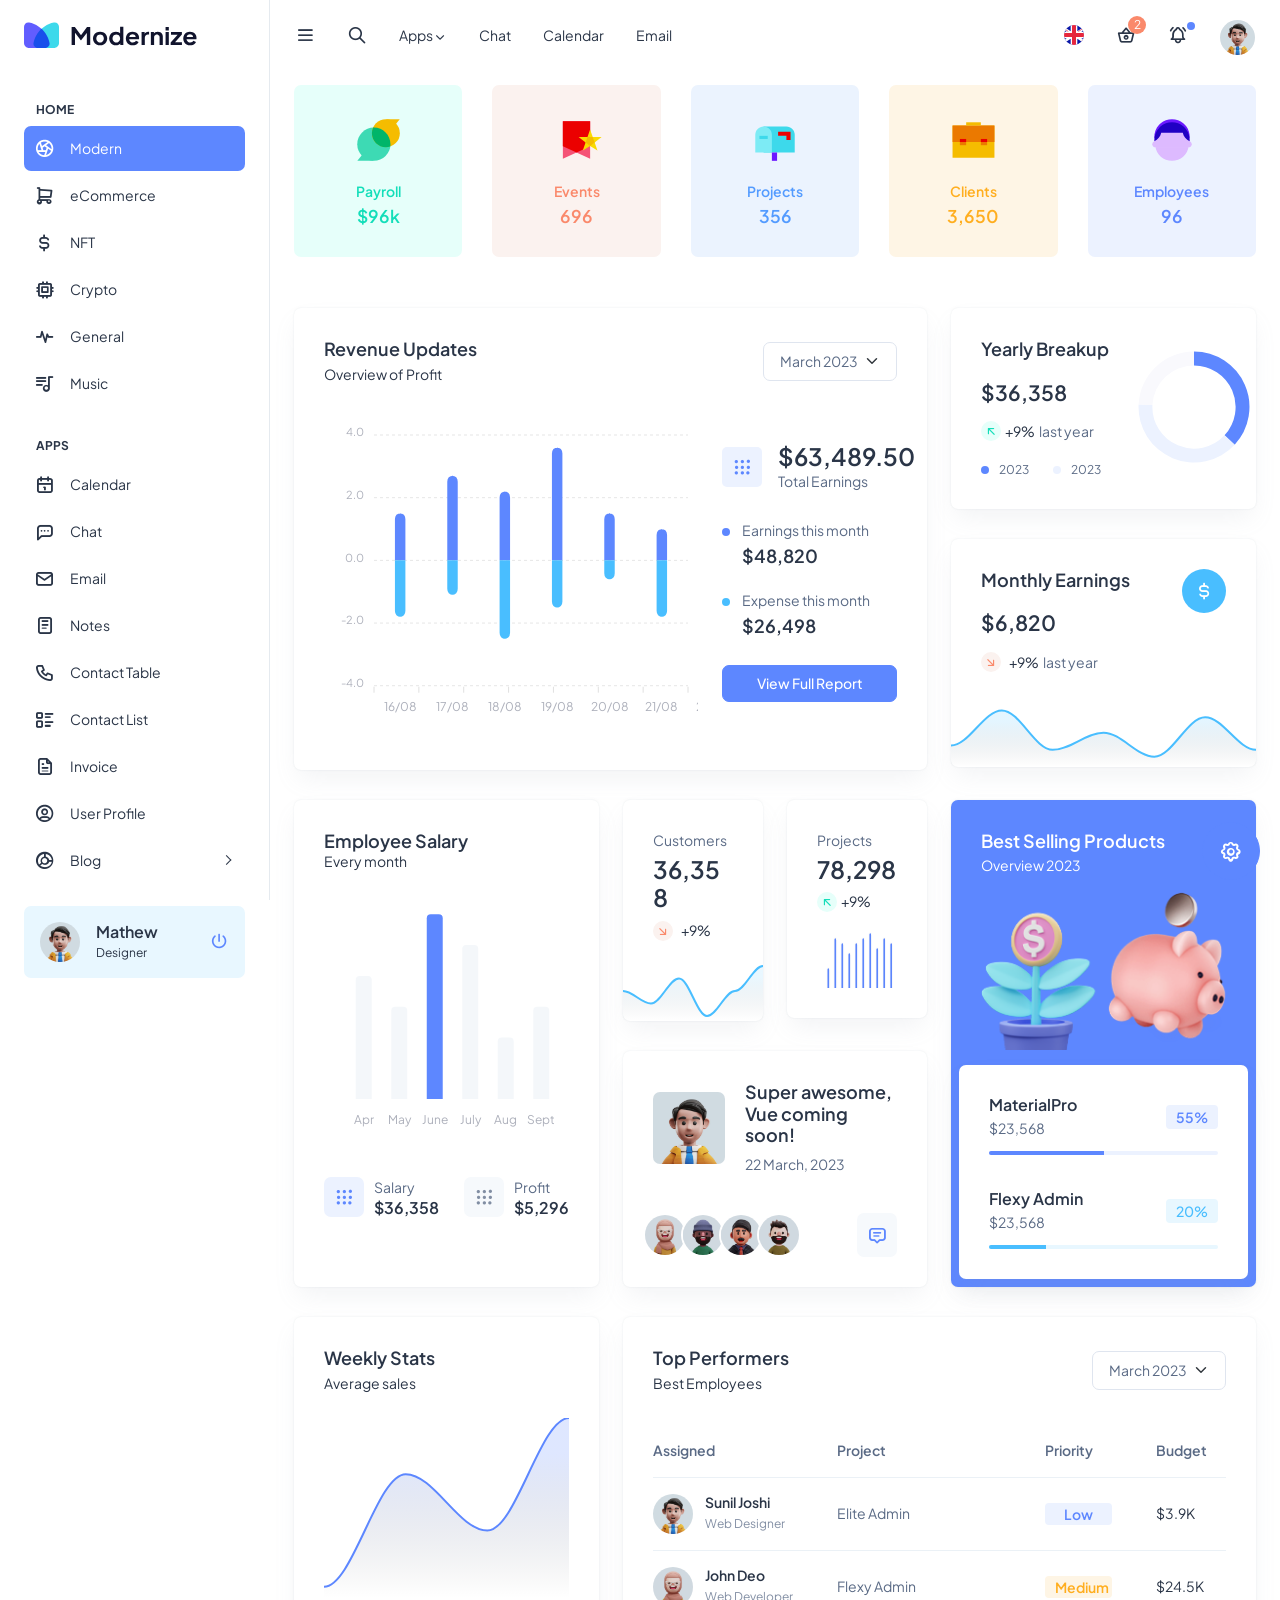
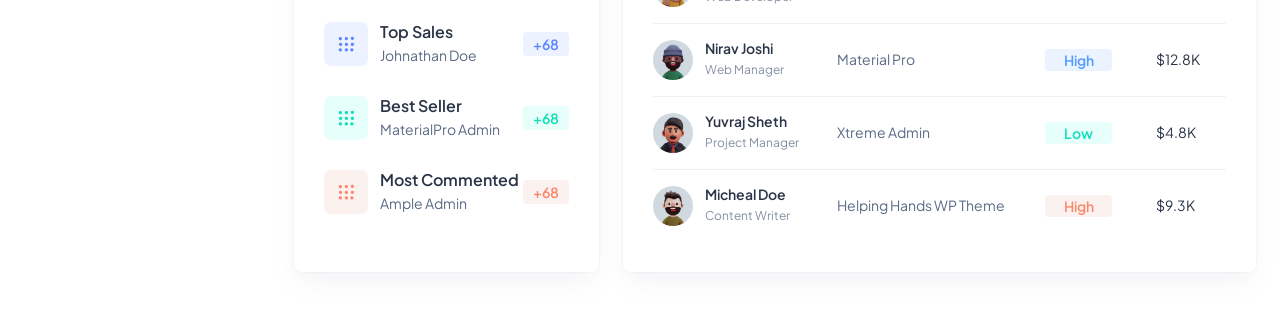
<file: public/backend/html/main/index.html>
<!DOCTYPE html>
<html lang="en">
  <head>
    <!--  Title -->
    <title>Mordenize</title>
    <!--  Required Meta Tag -->
    <meta http-equiv="Content-Type" content="text/html; charset=UTF-8" />
    <meta name="viewport" content="width=device-width, initial-scale=1" />
    <meta name="handheldfriendly" content="true" />
    <meta name="MobileOptimized" content="width" />
    <meta name="description" content="Mordenize" />
    <meta name="author" content="" />
    <meta name="keywords" content="Mordenize" />
    <meta http-equiv="X-UA-Compatible" content="IE=edge" />
    <!--  Favicon -->
    <link rel="shortcut icon" type="image/png" href="../../dist/images/logos/favicon.ico" />
    <!-- Owl Carousel  -->
    <link rel="stylesheet" href="../../dist/libs/owl.carousel/dist/assets/owl.carousel.min.css">
    
    <!-- Core Css -->
    <link  id="themeColors"  rel="stylesheet" href="../../dist/css/style.min.css" />
  </head>
  <body>
    <!-- Preloader -->
    <div class="preloader">
      <img src="../../dist/images/logos/favicon.ico" alt="loader" class="lds-ripple img-fluid" />
    </div>
    <!-- Preloader -->
    <div class="preloader">
      <img src="../../dist/images/logos/favicon.ico" alt="loader" class="lds-ripple img-fluid" />
    </div>
    <!--  Body Wrapper -->
    <div class="page-wrapper" id="main-wrapper" data-theme="blue_theme"  data-layout="vertical" data-sidebartype="full" data-sidebar-position="fixed" data-header-position="fixed">
      <!-- Sidebar Start -->
      <aside class="left-sidebar">
        <!-- Sidebar scroll-->
        <div>
          <div class="brand-logo d-flex align-items-center justify-content-between">
            <a href="./index.html" class="text-nowrap logo-img">
              <img src="../../dist/images/logos/dark-logo.svg" class="dark-logo" width="180" alt="" />
              <img src="../../dist/images/logos/light-logo.svg" class="light-logo"  width="180" alt="" />
            </a>
            <div class="close-btn d-lg-none d-block sidebartoggler cursor-pointer" id="sidebarCollapse">
              <i class="ti ti-x fs-8 text-muted"></i>
            </div>
          </div>
          <!-- Sidebar navigation-->
          <nav class="sidebar-nav scroll-sidebar" data-simplebar>
            <ul id="sidebarnav">
              <!-- ============================= -->
              <!-- Home -->
              <!-- ============================= -->
              <li class="nav-small-cap">
                <i class="ti ti-dots nav-small-cap-icon fs-4"></i>
                <span class="hide-menu">Home</span>
              </li>
              <!-- =================== -->
              <!-- Dashboard -->
              <!-- =================== -->
              <li class="sidebar-item">
                <a class="sidebar-link" href="./index.html" aria-expanded="false">
                  <span>
                    <i class="ti ti-aperture"></i>
                  </span>
                  <span class="hide-menu">Modern</span>
                </a>
              </li>
              <li class="sidebar-item">
                <a class="sidebar-link" href="./index2.html" aria-expanded="false">
                  <span>
                    <i class="ti ti-shopping-cart"></i>
                  </span>
                  <span class="hide-menu">eCommerce</span>
                </a>
              </li>
              <li class="sidebar-item">
                <a class="sidebar-link" href="./index3.html" aria-expanded="false">
                  <span>
                    <i class="ti ti-currency-dollar"></i>
                  </span>
                  <span class="hide-menu">NFT</span>
                </a>
              </li>
              <li class="sidebar-item">
                <a class="sidebar-link" href="./index4.html" aria-expanded="false">
                  <span>
                    <i class="ti ti-cpu"></i>
                  </span>
                  <span class="hide-menu">Crypto</span>
                </a>
              </li>
              <li class="sidebar-item">
                <a class="sidebar-link" href="./index5.html" aria-expanded="false">
                  <span>
                    <i class="ti ti-activity-heartbeat"></i>
                  </span>
                  <span class="hide-menu">General</span>
                </a>
              </li>
              <li class="sidebar-item">
                <a class="sidebar-link" href="./index6.html" aria-expanded="false">
                  <span>
                    <i class="ti ti-playlist"></i>
                  </span>
                  <span class="hide-menu">Music</span>
                </a>
              </li>
              <!-- ============================= -->
              <!-- Apps -->
              <!-- ============================= -->
              <li class="nav-small-cap">
                <i class="ti ti-dots nav-small-cap-icon fs-4"></i>
                <span class="hide-menu">Apps</span>
              </li>
              <li class="sidebar-item">
                <a class="sidebar-link" href="./app-calendar.html" aria-expanded="false">
                  <span>
                    <i class="ti ti-calendar"></i>
                  </span>
                  <span class="hide-menu">Calendar</span>
                </a>
              </li>
              <li class="sidebar-item">
                <a class="sidebar-link" href="./app-chat.html" aria-expanded="false">
                  <span>
                    <i class="ti ti-message-dots"></i>
                  </span>
                  <span class="hide-menu">Chat</span>
                </a>
              </li>
              <li class="sidebar-item">
                <a class="sidebar-link" href="./app-email.html" aria-expanded="false">
                  <span>
                    <i class="ti ti-mail"></i>
                  </span>
                  <span class="hide-menu">Email</span>
                </a>
              </li>
              <li class="sidebar-item">
                <a class="sidebar-link" href="./app-notes.html" aria-expanded="false">
                  <span>
                    <i class="ti ti-notes"></i>
                  </span>
                  <span class="hide-menu">Notes</span>
                </a>
              </li>
              <li class="sidebar-item">
                <a class="sidebar-link" href="./app-contact.html" aria-expanded="false">
                  <span>
                    <i class="ti ti-phone"></i>
                  </span>
                  <span class="hide-menu">Contact Table</span>
                </a>
              </li>
              <li class="sidebar-item">
                <a class="sidebar-link" href="./app-contact2.html" aria-expanded="false">
                  <span>
                    <i class="ti ti-list-details"></i>
                  </span>
                  <span class="hide-menu">Contact List</span>
                </a>
              </li>
              <li class="sidebar-item">
                <a class="sidebar-link" href="./app-invoice.html" aria-expanded="false">
                  <span>
                    <i class="ti ti-file-text"></i>
                  </span>
                  <span class="hide-menu">Invoice</span>
                </a>
              </li>
              <li class="sidebar-item">
                <a class="sidebar-link" href="./page-user-profile.html" aria-expanded="false">
                  <span>
                    <i class="ti ti-user-circle"></i>
                  </span>
                  <span class="hide-menu">User Profile</span>
                </a>
              </li>
              <li class="sidebar-item">
                <a class="sidebar-link has-arrow" href="#" aria-expanded="false">
                  <span class="d-flex">
                    <i class="ti ti-chart-donut-3"></i>
                  </span>
                  <span class="hide-menu">Blog</span>
                </a>
                <ul aria-expanded="false" class="collapse first-level">
                  <li class="sidebar-item">
                    <a href="./blog-posts.html" class="sidebar-link">
                      <div class="round-16 d-flex align-items-center justify-content-center">
                        <i class="ti ti-circle"></i>
                      </div>
                      <span class="hide-menu">Posts</span>
                    </a>
                  </li>
                  <li class="sidebar-item">
                    <a href="./blog-detail.html" class="sidebar-link">
                      <div class="round-16 d-flex align-items-center justify-content-center">
                        <i class="ti ti-circle"></i>
                      </div>
                      <span class="hide-menu">Details</span>
                    </a>
                  </li>
                </ul>
              </li>
              <li class="sidebar-item">
                <a class="sidebar-link has-arrow" href="#" aria-expanded="false">
                  <span class="d-flex">
                    <i class="ti ti-basket"></i>
                  </span>
                  <span class="hide-menu">Ecommerce</span>
                </a>
                <ul aria-expanded="false" class="collapse first-level">
                  <li class="sidebar-item">
                    <a href="./eco-shop.html" class="sidebar-link">
                      <div class="round-16 d-flex align-items-center justify-content-center">
                        <i class="ti ti-circle"></i>
                      </div>
                      <span class="hide-menu">Shop</span>
                    </a>
                  </li>
                  <li class="sidebar-item">
                    <a href="./eco-shop-detail.html" class="sidebar-link">
                      <div class="round-16 d-flex align-items-center justify-content-center">
                        <i class="ti ti-circle"></i>
                      </div>
                      <span class="hide-menu">Details</span>
                    </a>
                  </li>
                  <li class="sidebar-item">
                    <a href="./eco-product-list.html" class="sidebar-link">
                      <div class="round-16 d-flex align-items-center justify-content-center">
                        <i class="ti ti-circle"></i>
                      </div>
                      <span class="hide-menu">List</span>
                    </a>
                  </li>
                  <li class="sidebar-item">
                    <a href="./eco-checkout.html" class="sidebar-link">
                      <div class="round-16 d-flex align-items-center justify-content-center">
                        <i class="ti ti-circle"></i>
                      </div>
                      <span class="hide-menu">Checkout</span>
                    </a>
                  </li>
                </ul>
              </li>
              <!-- ============================= -->
              <!-- PAGES -->
              <!-- ============================= -->
              <li class="nav-small-cap">
                <i class="ti ti-dots nav-small-cap-icon fs-4"></i>
                <span class="hide-menu">PAGES</span>
              </li>
              <li class="sidebar-item">
                <a class="sidebar-link" href="./page-pricing.html" aria-expanded="false">
                  <span>
                    <i class="ti ti-currency-dollar"></i>
                  </span>
                  <span class="hide-menu">Pricing</span>
                </a>
              </li>
              <li class="sidebar-item">
                <a class="sidebar-link" href="./page-faq.html" aria-expanded="false">
                  <span>
                    <i class="ti ti-help"></i>
                  </span>
                  <span class="hide-menu">FAQ</span>
                </a>
              </li>
              <li class="sidebar-item">
                <a class="sidebar-link" href="./page-account-settings.html" aria-expanded="false">
                  <span>
                    <i class="ti ti-user-circle"></i>
                  </span>
                  <span class="hide-menu">Account Setting</span>
                </a>
              </li>
              <li class="sidebar-item">
                <a class="sidebar-link" href="../../../landingpage/index.html" aria-expanded="false">
                  <span>
                    <i class="ti ti-app-window"></i>
                  </span>
                  <span class="hide-menu">Landing Page</span>
                </a>
              </li>
              <li class="sidebar-item">
                <a class="sidebar-link has-arrow" href="#" aria-expanded="false">
                  <span class="d-flex">
                    <i class="ti ti-layout"></i>
                  </span>
                  <span class="hide-menu">Widgets</span>
                </a>
                <ul aria-expanded="false" class="collapse first-level">
                  <li class="sidebar-item">
                    <a href="./widgets-cards.html" class="sidebar-link">
                      <div class="round-16 d-flex align-items-center justify-content-center">
                        <i class="ti ti-circle"></i>
                      </div>
                      <span class="hide-menu">Cards</span>
                    </a>
                  </li>
                  <li class="sidebar-item">
                    <a href="./widgets-banners.html" class="sidebar-link">
                      <div class="round-16 d-flex align-items-center justify-content-center">
                        <i class="ti ti-circle"></i>
                      </div>
                      <span class="hide-menu">Banner</span>
                    </a>
                  </li>
                  <li class="sidebar-item">
                    <a href="./widgets-charts.html" class="sidebar-link">
                      <div class="round-16 d-flex align-items-center justify-content-center">
                        <i class="ti ti-circle"></i>
                      </div>
                      <span class="hide-menu">Charts</span>
                    </a>
                  </li>
                  <li class="sidebar-item">
                    <a href="./widgets-feeds.html" class="sidebar-link">
                      <div class="round-16 d-flex align-items-center justify-content-center">
                        <i class="ti ti-circle"></i>
                      </div>
                      <span class="hide-menu">Feed Widgets</span>
                    </a>
                  </li>
                  <li class="sidebar-item">
                    <a href="./widgets-apps.html" class="sidebar-link">
                      <div class="round-16 d-flex align-items-center justify-content-center">
                        <i class="ti ti-circle"></i>
                      </div>
                      <span class="hide-menu">Apps Widgets</span>
                    </a>
                  </li>
                  <li class="sidebar-item">
                    <a href="./widgets-data.html" class="sidebar-link">
                      <div class="round-16 d-flex align-items-center justify-content-center">
                        <i class="ti ti-circle"></i>
                      </div>
                      <span class="hide-menu">Data Widgets</span>
                    </a>
                  </li>
                </ul>
              </li>
              <!-- ============================= -->
              <!-- UI -->
              <!-- ============================= -->
              <li class="nav-small-cap">
                <i class="ti ti-dots nav-small-cap-icon fs-4"></i>
                <span class="hide-menu">UI</span>
              </li>
              <!-- =================== -->
              <!-- UI Elements -->
              <!-- =================== -->
              <li class="sidebar-item">
                <a class="sidebar-link has-arrow" href="#" aria-expanded="false">
                  <span class="d-flex">
                    <i class="ti ti-layout-grid"></i>
                  </span>
                  <span class="hide-menu">UI Elements</span>
                </a>
                <ul aria-expanded="false" class="collapse first-level">
                  <li class="sidebar-item">
                    <a href="./ui-accordian.html" class="sidebar-link">
                      <div class="round-16 d-flex align-items-center justify-content-center">
                        <i class="ti ti-circle"></i>
                      </div>
                      <span class="hide-menu">Accordian</span>
                    </a>
                  </li>
                  <li class="sidebar-item">
                    <a href="./ui-badge.html" class="sidebar-link">
                      <div class="round-16 d-flex align-items-center justify-content-center">
                        <i class="ti ti-circle"></i>
                      </div>
                      <span class="hide-menu">Badge</span>
                    </a>
                  </li>
                  <li class="sidebar-item">
                    <a href="./ui-buttons.html" class="sidebar-link">
                      <div class="round-16 d-flex align-items-center justify-content-center">
                        <i class="ti ti-circle"></i>
                      </div>
                      <span class="hide-menu">Buttons</span>
                    </a>
                  </li>
                  <li class="sidebar-item">
                    <a href="./ui-dropdowns.html" class="sidebar-link">
                      <div class="round-16 d-flex align-items-center justify-content-center">
                        <i class="ti ti-circle"></i>
                      </div>
                      <span class="hide-menu">Dropdowns</span>
                    </a>
                  </li>
                  <li class="sidebar-item">
                    <a href="./ui-modals.html" class="sidebar-link">
                      <div class="round-16 d-flex align-items-center justify-content-center">
                        <i class="ti ti-circle"></i>
                      </div>
                      <span class="hide-menu">Modals</span>
                    </a>
                  </li>
                  <li class="sidebar-item">
                    <a href="./ui-tab.html" class="sidebar-link">
                      <div class="round-16 d-flex align-items-center justify-content-center">
                        <i class="ti ti-circle"></i>
                      </div>
                      <span class="hide-menu">Tab</span>
                    </a>
                  </li>
                  <li class="sidebar-item">
                    <a href="./ui-tooltip-popover.html" class="sidebar-link">
                      <div class="round-16 d-flex align-items-center justify-content-center">
                        <i class="ti ti-circle"></i>
                      </div>
                      <span class="hide-menu">Tooltip & Popover</span>
                    </a>
                  </li>
                  <li class="sidebar-item">
                    <a href="./ui-notification.html" class="sidebar-link">
                      <div class="round-16 d-flex align-items-center justify-content-center">
                        <i class="ti ti-circle"></i>
                      </div>
                      <span class="hide-menu">Notification</span>
                    </a>
                  </li>
                  <li class="sidebar-item">
                    <a href="./ui-progressbar.html" class="sidebar-link">
                      <div class="round-16 d-flex align-items-center justify-content-center">
                        <i class="ti ti-circle"></i>
                      </div>
                      <span class="hide-menu">Progressbar</span>
                    </a>
                  </li>
                  <li class="sidebar-item">
                    <a href="./ui-pagination.html" class="sidebar-link">
                      <div class="round-16 d-flex align-items-center justify-content-center">
                        <i class="ti ti-circle"></i>
                      </div>
                      <span class="hide-menu">Pagination</span>
                    </a>
                  </li>
                  <li class="sidebar-item">
                    <a href="./ui-typography.html" class="sidebar-link">
                      <div class="round-16 d-flex align-items-center justify-content-center">
                        <i class="ti ti-circle"></i>
                      </div>
                      <span class="hide-menu">Typography</span>
                    </a>
                  </li>
                  <li class="sidebar-item">
                    <a href="./ui-bootstrap-ui.html" class="sidebar-link">
                      <div class="round-16 d-flex align-items-center justify-content-center">
                        <i class="ti ti-circle"></i>
                      </div>
                      <span class="hide-menu">Bootstrap UI</span>
                    </a>
                  </li>
                  <li class="sidebar-item">
                    <a href="./ui-breadcrumb.html" class="sidebar-link">
                      <div class="round-16 d-flex align-items-center justify-content-center">
                        <i class="ti ti-circle"></i>
                      </div>
                      <span class="hide-menu">Breadcrumb</span>
                    </a>
                  </li>
                  <li class="sidebar-item">
                    <a href="./ui-offcanvas.html" class="sidebar-link">
                      <div class="round-16 d-flex align-items-center justify-content-center">
                        <i class="ti ti-circle"></i>
                      </div>
                      <span class="hide-menu">Offcanvas</span>
                    </a>
                  </li>
                  <li class="sidebar-item">
                    <a href="./ui-lists.html" class="sidebar-link">
                      <div class="round-16 d-flex align-items-center justify-content-center">
                        <i class="ti ti-circle"></i>
                      </div>
                      <span class="hide-menu">Lists</span>
                    </a>
                  </li>
                  <li class="sidebar-item">
                    <a href="./ui-grid.html" class="sidebar-link">
                      <div class="round-16 d-flex align-items-center justify-content-center">
                        <i class="ti ti-circle"></i>
                      </div>
                      <span class="hide-menu">Grid</span>
                    </a>
                  </li>
                  <li class="sidebar-item">
                    <a href="./ui-carousel.html" class="sidebar-link">
                      <div class="round-16 d-flex align-items-center justify-content-center">
                        <i class="ti ti-circle"></i>
                      </div>
                      <span class="hide-menu">Carousel</span>
                    </a>
                  </li>
                  <li class="sidebar-item">
                    <a href="./ui-scrollspy.html" class="sidebar-link">
                      <div class="round-16 d-flex align-items-center justify-content-center">
                        <i class="ti ti-circle"></i>
                      </div>
                      <span class="hide-menu">Scrollspy</span>
                    </a>
                  </li>
                  <li class="sidebar-item">
                    <a href="./ui-spinner.html" class="sidebar-link">
                      <div class="round-16 d-flex align-items-center justify-content-center">
                        <i class="ti ti-circle"></i>
                      </div>
                      <span class="hide-menu">Spinner</span>
                    </a>
                  </li>
                  <li class="sidebar-item mb-3">
                    <a href="./ui-link.html" class="sidebar-link">
                      <div class="round-16 d-flex align-items-center justify-content-center">
                        <i class="ti ti-circle"></i>
                      </div>
                      <span class="hide-menu">Link</span>
                    </a>
                  </li>
                </ul>
              </li>

              <!-- ============================= -->
              <!-- Cards -->
              <!-- ============================= -->
              <li class="sidebar-item">
                <a class="sidebar-link has-arrow" href="#" aria-expanded="false">
                  <span class="d-flex">
                    <i class="ti ti-cards"></i>
                  </span>
                  <span class="hide-menu">Cards</span>
                </a>
                <ul aria-expanded="false" class="collapse first-level">
                  <li class="sidebar-item">
                    <a href="./ui-cards.html" class="sidebar-link">
                      <div class="round-16 d-flex align-items-center justify-content-center">
                        <i class="ti ti-circle"></i>
                      </div>
                      <span class="hide-menu">Basic Cards</span>
                    </a>
                  </li>
                  <li class="sidebar-item">
                    <a href="./ui-card-customs.html" class="sidebar-link">
                      <div class="round-16 d-flex align-items-center justify-content-center">
                        <i class="ti ti-circle"></i>
                      </div>
                      <span class="hide-menu">Custom Cards</span>
                    </a>
                  </li>
                  <li class="sidebar-item">
                    <a href="./ui-card-weather.html" class="sidebar-link">
                      <div class="round-16 d-flex align-items-center justify-content-center">
                        <i class="ti ti-circle"></i>
                      </div>
                      <span class="hide-menu">Weather Cards</span>
                    </a>
                  </li>
                  <li class="sidebar-item">
                    <a href="./ui-card-draggable.html" class="sidebar-link">
                      <div class="round-16 d-flex align-items-center justify-content-center">
                        <i class="ti ti-circle"></i>
                      </div>
                      <span class="hide-menu">Draggable Cards</span>
                    </a>
                  </li>
                </ul>
              </li>

              <!-- ============================= -->
              <!-- Component -->
              <!-- ============================= -->
              <li class="sidebar-item">
                <a class="sidebar-link has-arrow" href="#" aria-expanded="false">
                  <span class="d-flex">
                    <i class="ti ti-components"></i>
                  </span>
                  <span class="hide-menu">Component</span>
                </a>
                <ul aria-expanded="false" class="collapse first-level">
                  <li class="sidebar-item">
                    <a href="./component-sweetalert.html" class="sidebar-link">
                      <div class="round-16 d-flex align-items-center justify-content-center">
                        <i class="ti ti-circle"></i>
                      </div>
                      <span class="hide-menu">Sweet Alert</span>
                    </a>
                  </li>
                  <li class="sidebar-item">
                    <a href="./component-nestable.html" class="sidebar-link">
                      <div class="round-16 d-flex align-items-center justify-content-center">
                        <i class="ti ti-circle"></i>
                      </div>
                      <span class="hide-menu">Nestable</span>
                    </a>
                  </li>
                  <li class="sidebar-item">
                    <a href="./component-noui-slider.html" class="sidebar-link">
                      <div class="round-16 d-flex align-items-center justify-content-center">
                        <i class="ti ti-circle"></i>
                      </div>
                      <span class="hide-menu">Noui slider</span>
                    </a>
                  </li>
                  <li class="sidebar-item">
                    <a href="./component-rating.html" class="sidebar-link">
                      <div class="round-16 d-flex align-items-center justify-content-center">
                        <i class="ti ti-circle"></i>
                      </div>
                      <span class="hide-menu">Rating</span>
                    </a>
                  </li>
                  <li class="sidebar-item">
                    <a href="./component-toastr.html" class="sidebar-link">
                      <div class="round-16 d-flex align-items-center justify-content-center">
                        <i class="ti ti-circle"></i>
                      </div>
                      <span class="hide-menu">Toastr</span>
                    </a>
                  </li>
                </ul>
              </li>

              <!-- ============================= -->
              <!-- Forms -->
              <!-- ============================= -->
              <li class="nav-small-cap">
                <i class="ti ti-dots nav-small-cap-icon fs-4"></i>
                <span class="hide-menu">Forms</span>
              </li>
              <!-- =================== -->
              <!-- Form Elements -->
              <!-- =================== -->
              <li class="sidebar-item">
                <a class="sidebar-link has-arrow" href="#" aria-expanded="false">
                  <span class="d-flex">
                    <i class="ti ti-file-text"></i>
                  </span>
                  <span class="hide-menu">Form Elements</span>
                </a>
                <ul aria-expanded="false" class="collapse first-level">
                  <li class="sidebar-item">
                    <a href="./form-inputs.html" class="sidebar-link">
                      <div class="round-16 d-flex align-items-center justify-content-center">
                        <i class="ti ti-circle"></i>
                      </div>
                      <span class="hide-menu">Forms Input</span>
                    </a>
                  </li>
                  <li class="sidebar-item">
                    <a href="./form-input-groups.html" class="sidebar-link">
                      <div class="round-16 d-flex align-items-center justify-content-center">
                        <i class="ti ti-circle"></i>
                      </div>
                      <span class="hide-menu">Input Groups</span>
                    </a>
                  </li>
                  <li class="sidebar-item">
                    <a href="./form-input-grid.html" class="sidebar-link">
                      <div class="round-16 d-flex align-items-center justify-content-center">
                        <i class="ti ti-circle"></i>
                      </div>
                      <span class="hide-menu">Input Grid</span>
                    </a>
                  </li>
                  <li class="sidebar-item">
                    <a href="./form-checkbox-radio.html" class="sidebar-link">
                      <div class="round-16 d-flex align-items-center justify-content-center">
                        <i class="ti ti-circle"></i>
                      </div>
                      <span class="hide-menu">Checkbox & Radios</span>
                    </a>
                  </li>
                  <li class="sidebar-item">
                    <a href="./form-bootstrap-touchspin.html" class="sidebar-link">
                      <div class="round-16 d-flex align-items-center justify-content-center">
                        <i class="ti ti-circle"></i>
                      </div>
                      <span class="hide-menu">Bootstrap Touchspin</span>
                    </a>
                  </li>
                  <li class="sidebar-item">
                    <a href="./form-bootstrap-switch.html" class="sidebar-link">
                      <div class="round-16 d-flex align-items-center justify-content-center">
                        <i class="ti ti-circle"></i>
                      </div>
                      <span class="hide-menu">Bootstrap Switch</span>
                    </a>
                  </li>
                  <li class="sidebar-item">
                    <a href="./form-select2.html" class="sidebar-link">
                      <div class="round-16 d-flex align-items-center justify-content-center">
                        <i class="ti ti-circle"></i>
                      </div>
                      <span class="hide-menu">Select2</span>
                    </a>
                  </li>
                  <li class="sidebar-item mb-3">
                    <a href="./form-dual-listbox.html" class="sidebar-link">
                      <div class="round-16 d-flex align-items-center justify-content-center">
                        <i class="ti ti-circle"></i>
                      </div>
                      <span class="hide-menu">Dual Listbox</span>
                    </a>
                  </li>
                </ul>
              </li>

              <!-- =================== -->
              <!-- Form Addons -->
              <!-- =================== -->
              <li class="sidebar-item">
                <a class="sidebar-link has-arrow" href="#" aria-expanded="false">
                  <span class="d-flex">
                    <i class="ti ti-qrcode"></i>
                  </span>
                  <span class="hide-menu">Form Addons</span>
                </a>
                <ul aria-expanded="false" class="collapse first-level">
                  <li class="sidebar-item">
                    <a href="./form-paginator.html" class="sidebar-link">
                      <div class="round-16 d-flex align-items-center justify-content-center">
                        <i class="ti ti-circle"></i>
                      </div>
                      <span class="hide-menu">Paginator</span>
                    </a>
                  </li>
                  <li class="sidebar-item">
                    <a href="./form-img-cropper.html" class="sidebar-link">
                      <div class="round-16 d-flex align-items-center justify-content-center">
                        <i class="ti ti-circle"></i>
                      </div>
                      <span class="hide-menu">Image Cropper</span>
                    </a>
                  </li>
                  <li class="sidebar-item">
                    <a href="./form-dropzone.html" class="sidebar-link">
                      <div class="round-16 d-flex align-items-center justify-content-center">
                        <i class="ti ti-circle"></i>
                      </div>
                      <span class="hide-menu">Dropzone</span>
                    </a>
                  </li>
                  <li class="sidebar-item">
                    <a href="./form-mask.html" class="sidebar-link">
                      <div class="round-16 d-flex align-items-center justify-content-center">
                        <i class="ti ti-circle"></i>
                      </div>
                      <span class="hide-menu">Form Mask</span>
                    </a>
                  </li>
                  <li class="sidebar-item">
                    <a href="./form-typeahead.html" class="sidebar-link">
                      <div class="round-16 d-flex align-items-center justify-content-center">
                        <i class="ti ti-circle"></i>
                      </div>
                      <span class="hide-menu">Form Typehead</span>
                    </a>
                  </li>
                </ul>
              </li>

              <!-- =================== -->
              <!-- Form Validation -->
              <!-- =================== -->
              <li class="sidebar-item">
                <a class="sidebar-link has-arrow" href="#" aria-expanded="false">
                  <span class="d-flex">
                    <i class="ti ti-alert-circle"></i>
                  </span>
                  <span class="hide-menu">Form Validation</span>
                </a>
                <ul aria-expanded="false" class="collapse first-level">
                  <li class="sidebar-item">
                    <a href="./form-bootstrap-validation.html" class="sidebar-link">
                      <div class="round-16 d-flex align-items-center justify-content-center">
                        <i class="ti ti-circle"></i>
                      </div>
                      <span class="hide-menu">Bootstrap Validation</span>
                    </a>
                  </li>
                  <li class="sidebar-item">
                    <a href="./form-custom-validation.html" class="sidebar-link">
                      <div class="round-16 d-flex align-items-center justify-content-center">
                        <i class="ti ti-circle"></i>
                      </div>
                      <span class="hide-menu">Custom Validation</span>
                    </a>
                  </li>
                </ul>
              </li>

              <!-- =================== -->
              <!-- Form Pickers -->
              <!-- =================== -->
              <li class="sidebar-item">
                <a class="sidebar-link has-arrow" href="#" aria-expanded="false">
                  <span class="d-flex">
                    <i class="ti ti-file-pencil"></i>
                  </span>
                  <span class="hide-menu">Form Pickers</span>
                </a>
                <ul aria-expanded="false" class="collapse first-level">
                  <li class="sidebar-item">
                    <a href="./form-picker-colorpicker.html" class="sidebar-link">
                      <div class="round-16 d-flex align-items-center justify-content-center">
                        <i class="ti ti-circle"></i>
                      </div>
                      <span class="hide-menu">Colorpicker</span>
                    </a>
                  </li>
                  <li class="sidebar-item">
                    <a href="./form-picker-datetimepicker.html" class="sidebar-link">
                      <div class="round-16 d-flex align-items-center justify-content-center">
                        <i class="ti ti-circle"></i>
                      </div>
                      <span class="hide-menu">Datetimepicker</span>
                    </a>
                  </li>
                  <li class="sidebar-item">
                    <a href="./form-picker-bootstrap-rangepicker.html" class="sidebar-link">
                      <div class="round-16 d-flex align-items-center justify-content-center">
                        <i class="ti ti-circle"></i>
                      </div>
                      <span class="hide-menu">Bootstrap Rangepicker</span>
                    </a>
                  </li>
                  <li class="sidebar-item">
                    <a href="./form-picker-bootstrap-datepicker.html" class="sidebar-link">
                      <div class="round-16 d-flex align-items-center justify-content-center">
                        <i class="ti ti-circle"></i>
                      </div>
                      <span class="hide-menu">Bootstrap Datepicker</span>
                    </a>
                  </li>
                  <li class="sidebar-item">
                    <a href="./form-picker-material-datepicker.html" class="sidebar-link">
                      <div class="round-16 d-flex align-items-center justify-content-center">
                        <i class="ti ti-circle"></i>
                      </div>
                      <span class="hide-menu">Material Datepicker</span>
                    </a>
                  </li>
                </ul>
              </li>

              <!-- =================== -->
              <!-- Form Editor -->
              <!-- =================== -->
              <li class="sidebar-item">
                <a class="sidebar-link has-arrow" href="#" aria-expanded="false">
                  <span class="d-flex">
                    <i class="ti ti-dna"></i>
                  </span>
                  <span class="hide-menu">Form Editor</span>
                </a>
                <ul aria-expanded="false" class="collapse first-level">
                  <li class="sidebar-item">
                    <a href="./form-editor-ckeditor.html" class="sidebar-link">
                      <div class="round-16 d-flex align-items-center justify-content-center">
                        <i class="ti ti-circle"></i>
                      </div>
                      <span class="hide-menu">Ck Editor</span>
                    </a>
                  </li>
                  <li class="sidebar-item">
                    <a href="./form-editor-quill.html" class="sidebar-link">
                      <div class="round-16 d-flex align-items-center justify-content-center">
                        <i class="ti ti-circle"></i>
                      </div>
                      <span class="hide-menu">Quill Editor</span>
                    </a>
                  </li>
                  <li class="sidebar-item">
                    <a href="./form-editor-summernote.html" class="sidebar-link">
                      <div class="round-16 d-flex align-items-center justify-content-center">
                        <i class="ti ti-circle"></i>
                      </div>
                      <span class="hide-menu">Summernote Editor</span>
                    </a>
                  </li>
                  <li class="sidebar-item">
                    <a href="./form-editor-tinymce.html" class="sidebar-link">
                      <div class="round-16 d-flex align-items-center justify-content-center">
                        <i class="ti ti-circle"></i>
                      </div>
                      <span class="hide-menu">Tinymce Edtor</span>
                    </a>
                  </li>
                </ul>
              </li>

              <!-- =================== -->
              <!-- Form Input -->
              <!-- =================== -->
              <li class="sidebar-item">
                <a class="sidebar-link" href="./form-basic.html" aria-expanded="false">
                  <span class="d-flex">
                    <i class="ti ti-archive"></i>
                  </span>
                  <span class="hide-menu">Basic Form</span>
                </a>
              </li>
              <li class="sidebar-item">
                <a class="sidebar-link" href="./form-vertical.html" aria-expanded="false">
                  <span class="d-flex">
                    <i class="ti ti-box-align-left"></i>
                  </span>
                  <span class="hide-menu">Form Vertical</span>
                </a>
              </li>
              <li class="sidebar-item">
                <a class="sidebar-link" href="./form-horizontal.html" aria-expanded="false">
                  <span class="d-flex">
                    <i class="ti ti-box-align-bottom"></i>
                  </span>
                  <span class="hide-menu">Form Horizontal</span>
                </a>
              </li>
              <li class="sidebar-item">
                <a class="sidebar-link" href="./form-actions.html" aria-expanded="false">
                  <span class="d-flex">
                    <i class="ti ti-file-export"></i>
                  </span>
                  <span class="hide-menu">Form Actions</span>
                </a>
              </li>
              <li class="sidebar-item">
                <a class="sidebar-link" href="./form-row-separator.html" aria-expanded="false">
                  <span class="d-flex">
                    <i class="ti ti-separator-horizontal"></i>
                  </span>
                  <span class="hide-menu">Row Separator</span>
                </a>
              </li>
              <li class="sidebar-item">
                <a class="sidebar-link" href="./form-bordered.html" aria-expanded="false">
                  <span class="d-flex">
                    <i class="ti ti-border-outer"></i>
                  </span>
                  <span class="hide-menu">Form Bordered</span>
                </a>
              </li>
              <li class="sidebar-item">
                <a class="sidebar-link" href="./form-detail.html" aria-expanded="false">
                  <span class="d-flex">
                    <i class="ti ti-file-description"></i>
                  </span>
                  <span class="hide-menu">Form Detail</span>
                </a>
              </li>
              <li class="sidebar-item">
                <a class="sidebar-link" href="./form-striped-row.html" aria-expanded="false">
                  <span class="d-flex">
                    <i class="ti ti-file-analytics"></i>
                  </span>
                  <span class="hide-menu">Striped Rows</span>
                </a>
              </li>
              <li class="sidebar-item">
                <a class="sidebar-link" href="./form-floating-input.html" aria-expanded="false">
                  <span class="d-flex">
                    <i class="ti ti-file-dots"></i>
                  </span>
                  <span class="hide-menu">Form Floating Input</span>
                </a>
              </li>
              <!-- =================== -->
              <!-- Form Wizard -->
              <!-- =================== -->
              <li class="sidebar-item">
                <a class="sidebar-link" href="./form-wizard.html" aria-expanded="false">
                  <span class="d-flex">
                    <i class="ti ti-files"></i>
                  </span>
                  <span class="hide-menu">Form Wizard</span>
                </a>
              </li>
              <!-- =================== -->
              <!-- Form Repeater -->
              <!-- =================== -->
              <li class="sidebar-item">
                <a class="sidebar-link" href="./form-repeater.html" aria-expanded="false">
                  <span class="d-flex">
                    <i class="ti ti-topology-star-3"></i>
                  </span>
                  <span class="hide-menu">Form Repeater</span>
                </a>
              </li>
              <!-- ============================= -->
              <!-- Tables -->
              <!-- ============================= -->
              <li class="nav-small-cap">
                <i class="ti ti-dots nav-small-cap-icon fs-4"></i>
                <span class="hide-menu">Tables</span>
              </li>
              <!-- =================== -->
              <!-- Bootstrap Table -->
              <!-- =================== -->
              <li class="sidebar-item">
                <a class="sidebar-link has-arrow" href="#" aria-expanded="false">
                  <span class="d-flex">
                    <i class="ti ti-layout-sidebar"></i>
                  </span>
                  <span class="hide-menu">Bootstrap Table</span>
                </a>
                <ul aria-expanded="false" class="collapse first-level">
                  <li class="sidebar-item">
                    <a href="./table-basic.html" class="sidebar-link">
                      <div class="round-16 d-flex align-items-center justify-content-center">
                        <i class="ti ti-circle"></i>
                      </div>
                      <span class="hide-menu">Basic Table</span>
                    </a>
                  </li>
                  <li class="sidebar-item">
                    <a href="./table-dark-basic.html" class="sidebar-link">
                      <div class="round-16 d-flex align-items-center justify-content-center">
                        <i class="ti ti-circle"></i>
                      </div>
                      <span class="hide-menu">Dark Basic Table</span>
                    </a>
                  </li>
                  <li class="sidebar-item">
                    <a href="./table-sizing.html" class="sidebar-link">
                      <div class="round-16 d-flex align-items-center justify-content-center">
                        <i class="ti ti-circle"></i>
                      </div>
                      <span class="hide-menu">Sizing Table</span>
                    </a>
                  </li>
                  <li class="sidebar-item mb-3">
                    <a href="./table-layout-coloured.html" class="sidebar-link">
                      <div class="round-16 d-flex align-items-center justify-content-center">
                        <i class="ti ti-circle"></i>
                      </div>
                      <span class="hide-menu">Coloured Table</span>
                    </a>
                  </li>
                </ul>
              </li>
              <!-- =================== -->
              <!-- Datatable -->
              <!-- =================== -->
              <li class="sidebar-item">
                <a class="sidebar-link has-arrow" href="#" aria-expanded="false">
                  <span class="d-flex">
                    <i class="ti ti-air-conditioning-disabled"></i>
                  </span>
                  <span class="hide-menu">Datatables</span>
                </a>
                <ul aria-expanded="false" class="collapse first-level">
                  <li class="sidebar-item">
                    <a href="./table-datatable-basic.html" class="sidebar-link">
                      <div class="round-16 d-flex align-items-center justify-content-center">
                        <i class="ti ti-circle"></i>
                      </div>
                      <span class="hide-menu">Basic Initialisation</span>
                    </a>
                  </li>
                  <li class="sidebar-item">
                    <a href="./table-datatable-api.html" class="sidebar-link">
                      <div class="round-16 d-flex align-items-center justify-content-center">
                        <i class="ti ti-circle"></i>
                      </div>
                      <span class="hide-menu">API</span>
                    </a>
                  </li>
                  <li class="sidebar-item">
                    <a href="./table-datatable-advanced.html" class="sidebar-link">
                      <div class="round-16 d-flex align-items-center justify-content-center">
                        <i class="ti ti-circle"></i>
                      </div>
                      <span class="hide-menu">Advanced Initialisation</span>
                    </a>
                  </li>
                </ul>
              </li>
              <!-- =================== -->
              <!-- Table Jsgrid -->
              <!-- =================== -->
              <li class="sidebar-item">
                <a class="sidebar-link" href="./table-jsgrid.html" aria-expanded="false">
                  <span class="d-flex">
                    <i class="ti ti-border-top"></i>
                  </span>
                  <span class="hide-menu">Table Jsgrid</span>
                </a>
              </li>
              <!-- =================== -->
              <!-- Table Responsive -->
              <!-- =================== -->
              <li class="sidebar-item">
                <a class="sidebar-link" href="./table-responsive.html" aria-expanded="false">
                  <span class="d-flex">
                    <i class="ti ti-border-style"></i>
                  </span>
                  <span class="hide-menu">Table Responsive</span>
                </a>
              </li>
              <!-- =================== -->
              <!-- Table Footable -->
              <!-- =================== -->
              <li class="sidebar-item">
                <a class="sidebar-link" href="./table-footable.html" aria-expanded="false">
                  <span class="d-flex">
                    <i class="ti ti-border-none"></i>
                  </span>
                  <span class="hide-menu">Table Footable</span>
                </a>
              </li>
              <!-- =================== -->
              <!-- Table Editable -->
              <!-- =================== -->
              <li class="sidebar-item">
                <a class="sidebar-link" href="./table-editable.html" aria-expanded="false">
                  <span class="d-flex">
                    <i class="ti ti-table-filled"></i>
                  </span>
                  <span class="hide-menu">Table Editable</span>
                </a>
              </li>
              <!-- =================== -->
              <!-- Table Bootstrap -->
              <!-- =================== -->
              <li class="sidebar-item">
                <a class="sidebar-link" href="./table-bootstrap.html" aria-expanded="false">
                  <span class="d-flex">
                    <i class="ti ti-border-outer"></i>
                  </span>
                  <span class="hide-menu">Table Bootstrap</span>
                </a>
              </li>
              <!-- ============================= -->
              <!-- Charts -->
              <!-- ============================= -->
              <li class="nav-small-cap">
                <i class="ti ti-dots nav-small-cap-icon fs-4"></i>
                <span class="hide-menu">Charts</span>
              </li>
              <!-- =================== -->
              <!-- Apex Chart -->
              <!-- =================== -->
              <li class="sidebar-item">
                <a class="sidebar-link has-arrow" href="#" aria-expanded="false">
                  <span class="d-flex">
                    <i class="ti ti-chart-pie"></i>
                  </span>
                  <span class="hide-menu">Apex Charts</span>
                </a>
                <ul aria-expanded="false" class="collapse first-level">
                  <li class="sidebar-item">
                    <a href="./chart-apex-line.html" class="sidebar-link">
                      <div class="round-16 d-flex align-items-center justify-content-center">
                        <i class="ti ti-circle"></i>
                      </div>
                      <span class="hide-menu">Line Chart</span>
                    </a>
                  </li>
                  <li class="sidebar-item">
                    <a href="./chart-apex-area.html" class="sidebar-link">
                      <div class="round-16 d-flex align-items-center justify-content-center">
                        <i class="ti ti-circle"></i>
                      </div>
                      <span class="hide-menu">Area Chart</span>
                    </a>
                  </li>
                  <li class="sidebar-item">
                    <a href="./chart-apex-bar.html" class="sidebar-link">
                      <div class="round-16 d-flex align-items-center justify-content-center">
                        <i class="ti ti-circle"></i>
                      </div>
                      <span class="hide-menu">Bar Chart</span>
                    </a>
                  </li>
                  <li class="sidebar-item">
                    <a href="./chart-apex-pie.html" class="sidebar-link">
                      <div class="round-16 d-flex align-items-center justify-content-center">
                        <i class="ti ti-circle"></i>
                      </div>
                      <span class="hide-menu">Pie Chart</span>
                    </a>
                  </li>
                  <li class="sidebar-item">
                    <a href="./chart-apex-radial.html" class="sidebar-link">
                      <div class="round-16 d-flex align-items-center justify-content-center">
                        <i class="ti ti-circle"></i>
                      </div>
                      <span class="hide-menu">Radial Chart</span>
                    </a>
                  </li>
                  <li class="sidebar-item mb-3">
                    <a href="./chart-apex-radar.html" class="sidebar-link">
                      <div class="round-16 d-flex align-items-center justify-content-center">
                        <i class="ti ti-circle"></i>
                      </div>
                      <span class="hide-menu">Radar Chart</span>
                    </a>
                  </li>
                </ul>
              </li>

              <!-- ============================= -->
              <!-- Sample Pages -->
              <!-- ============================= -->
              <li class="nav-small-cap">
                <i class="ti ti-dots nav-small-cap-icon fs-4"></i>
                <span class="hide-menu">Sample Pages</span>
              </li>

              <li class="sidebar-item">
                <a class="sidebar-link has-arrow" href="#" aria-expanded="false">
                  <span class="d-flex">
                    <i class="ti ti-file"></i>
                  </span>
                  <span class="hide-menu">Sample Pages</span>
                </a>
                <ul aria-expanded="false" class="collapse first-level">
                  <li class="sidebar-item">
                    <a href="./pages-animation.html" class="sidebar-link">
                      <div class="round-16 d-flex align-items-center justify-content-center">
                        <i class="ti ti-circle"></i>
                      </div>
                      <span class="hide-menu">Animation</span>
                    </a>
                  </li>
                  <li class="sidebar-item">
                    <a href="./pages-search-result.html" class="sidebar-link">
                      <div class="round-16 d-flex align-items-center justify-content-center">
                        <i class="ti ti-circle"></i>
                      </div>
                      <span class="hide-menu">Search Result</span>
                    </a>
                  </li>
                  <li class="sidebar-item">
                    <a href="./pages-gallery.html" class="sidebar-link">
                      <div class="round-16 d-flex align-items-center justify-content-center">
                        <i class="ti ti-circle"></i>
                      </div>
                      <span class="hide-menu">Gallery</span>
                    </a>
                  </li>
                  <li class="sidebar-item">
                    <a href="./pages-treeview.html" class="sidebar-link">
                      <div class="round-16 d-flex align-items-center justify-content-center">
                        <i class="ti ti-circle"></i>
                      </div>
                      <span class="hide-menu">Treeview</span>
                    </a>
                  </li>
                  <li class="sidebar-item">
                    <a href="./pages-block-ui.html" class="sidebar-link">
                      <div class="round-16 d-flex align-items-center justify-content-center">
                        <i class="ti ti-circle"></i>
                      </div>
                      <span class="hide-menu">Block-Ui</span>
                    </a>
                  </li>
                  <li class="sidebar-item mb-3">
                    <a href="./pages-session-timeout.html" class="sidebar-link">
                      <div class="round-16 d-flex align-items-center justify-content-center">
                        <i class="ti ti-circle"></i>
                      </div>
                      <span class="hide-menu">Session Timeout</span>
                    </a>
                  </li>
                </ul>
              </li>

              <!-- ============================= -->
              <!-- Icons -->
              <!-- ============================= -->
              <li class="nav-small-cap">
                <i class="ti ti-dots nav-small-cap-icon fs-4"></i>
                <span class="hide-menu">Icons</span>
              </li>
              <!-- =================== -->
              <!-- Tabler Icon -->
              <!-- =================== -->
              <li class="sidebar-item">
                <a class="sidebar-link sidebar-link" href="./icon-tabler.html" aria-expanded="false">
                  <span class="rounded-3">
                    <i class="ti ti-archive"></i>
                  </span>
                  <span class="hide-menu">Tabler Icon</span>
                </a>
              </li>
              <!-- =================== -->
              <!-- AUTH -->
              <!-- =================== -->
              <li class="nav-small-cap">
                <i class="ti ti-dots nav-small-cap-icon fs-4"></i>
                <span class="hide-menu">AUTH</span>
              </li>
              <li class="sidebar-item">
                <a class="sidebar-link sidebar-link" href="./authentication-error.html" aria-expanded="false">
                  <span class="rounded-3">
                    <i class="ti ti-alert-circle"></i>
                  </span>
                  <span class="hide-menu">Error</span>
                </a>
              </li>
              <li class="sidebar-item">
                <a class="sidebar-link has-arrow" href="#" aria-expanded="false">
                  <span class="d-flex">
                    <i class="ti ti-login"></i>
                  </span>
                  <span class="hide-menu">Login</span>
                </a>
                <ul aria-expanded="false" class="collapse first-level">
                  <li class="sidebar-item">
                    <a href="./authentication-login.html" class="sidebar-link">
                      <div class="round-16 d-flex align-items-center justify-content-center">
                        <i class="ti ti-circle"></i>
                      </div>
                      <span class="hide-menu">Side Login</span>
                    </a>
                  </li>
                  <li class="sidebar-item">
                    <a href="./authentication-login2.html" class="sidebar-link">
                      <div class="round-16 d-flex align-items-center justify-content-center">
                        <i class="ti ti-circle"></i>
                      </div>
                      <span class="hide-menu">Boxed Login</span>
                    </a>
                  </li>
                </ul>
              </li>
              <li class="sidebar-item">
                <a class="sidebar-link has-arrow" href="#" aria-expanded="false">
                  <span class="d-flex">
                    <i class="ti ti-user-plus"></i>
                  </span>
                  <span class="hide-menu">Register</span>
                </a>
                <ul aria-expanded="false" class="collapse first-level">
                  <li class="sidebar-item">
                    <a href="./authentication-register.html" class="sidebar-link">
                      <div class="round-16 d-flex align-items-center justify-content-center">
                        <i class="ti ti-circle"></i>
                      </div>
                      <span class="hide-menu">Side Register</span>
                    </a>
                  </li>
                  <li class="sidebar-item">
                    <a href="./authentication-register2.html" class="sidebar-link">
                      <div class="round-16 d-flex align-items-center justify-content-center">
                        <i class="ti ti-circle"></i>
                      </div>
                      <span class="hide-menu">Boxed Register</span>
                    </a>
                  </li>
                </ul>
              </li>
              <li class="sidebar-item">
                <a class="sidebar-link has-arrow" href="#" aria-expanded="false">
                  <span class="d-flex">
                    <i class="ti ti-rotate"></i>
                  </span>
                  <span class="hide-menu">Forgot Password</span>
                </a>
                <ul aria-expanded="false" class="collapse first-level">
                  <li class="sidebar-item">
                    <a href="./authentication-forgot-password.html" class="sidebar-link">
                      <div class="round-16 d-flex align-items-center justify-content-center">
                        <i class="ti ti-circle"></i>
                      </div>
                      <span class="hide-menu">Side Forgot Password</span>
                    </a>
                  </li>
                  <li class="sidebar-item">
                    <a href="./authentication-forgot-password2.html" class="sidebar-link">
                      <div class="round-16 d-flex align-items-center justify-content-center">
                        <i class="ti ti-circle"></i>
                      </div>
                      <span class="hide-menu">Boxed Forgot Password</span>
                    </a>
                  </li>
                </ul>
              </li>
              <li class="sidebar-item">
                <a class="sidebar-link has-arrow" href="#" aria-expanded="false">
                  <span class="d-flex">
                    <i class="ti ti-zoom-code"></i>
                  </span>
                  <span class="hide-menu">Two Steps</span>
                </a>
                <ul aria-expanded="false" class="collapse first-level">
                  <li class="sidebar-item">
                    <a href="./authentication-two-steps.html" class="sidebar-link">
                      <div class="round-16 d-flex align-items-center justify-content-center">
                        <i class="ti ti-circle"></i>
                      </div>
                      <span class="hide-menu">Side Two Steps</span>
                    </a>
                  </li>
                  <li class="sidebar-item">
                    <a href="./authentication-two-steps2.html" class="sidebar-link">
                      <div class="round-16 d-flex align-items-center justify-content-center">
                        <i class="ti ti-circle"></i>
                      </div>
                      <span class="hide-menu">Boxed Two Steps</span>
                    </a>
                  </li>
                </ul>
              </li>
              <li class="sidebar-item">
                <a class="sidebar-link sidebar-link" href="./authentication-maintenance.html" aria-expanded="false">
                  <span class="rounded-3">
                    <i class="ti ti-settings"></i>
                  </span>
                  <span class="hide-menu">Maintenance</span>
                </a>
              </li>
              <!-- ============================= -->
              <!-- OTHER -->
              <!-- ============================= -->
              <li class="nav-small-cap">
                <i class="ti ti-dots nav-small-cap-icon fs-4"></i>
                <span class="hide-menu">OTHER</span>
              </li>
              <li class="sidebar-item">
                <a class="sidebar-link has-arrow" href="#" aria-expanded="false">
                  <span class="d-flex">
                    <i class="ti ti-box-multiple"></i>
                  </span>
                  <span class="hide-menu">Menu Level</span>
                </a>
                <ul aria-expanded="false" class="collapse first-level">
                  <li class="sidebar-item">
                    <a href="./chart-apex-line.html" class="sidebar-link">
                      <div class="round-16 d-flex align-items-center justify-content-center">
                        <i class="ti ti-circle"></i>
                      </div>
                      <span class="hide-menu">Level 1</span>
                    </a>
                  </li>
                  <li class="sidebar-item">
                    <a class="sidebar-link has-arrow" href="#" aria-expanded="false">
                      <div class="round-16 d-flex align-items-center justify-content-center">
                        <i class="ti ti-circle"></i>
                      </div>
                      <span class="hide-menu">Level 1.1</span>
                    </a>
                    <ul aria-expanded="false" class="collapse two-level">
                      <li class="sidebar-item">
                        <a href="./chart-apex-line.html" class="sidebar-link">
                          <div class="round-16 d-flex align-items-center justify-content-center">
                            <i class="ti ti-circle"></i>
                          </div>
                          <span class="hide-menu">Level 2</span>
                        </a>
                      </li>
                      <li class="sidebar-item">
                        <a class="sidebar-link has-arrow" href="#" aria-expanded="false">
                          <div class="round-16 d-flex align-items-center justify-content-center">
                            <i class="ti ti-circle"></i>
                          </div>
                          <span class="hide-menu">Level 2.1</span>
                        </a>
                        <ul aria-expanded="false" class="collapse three-level">
                          <li class="sidebar-item">
                            <a href="./chart-apex-line.html" class="sidebar-link">
                              <div class="round-16 d-flex align-items-center justify-content-center">
                                <i class="ti ti-circle"></i>
                              </div>
                              <span class="hide-menu">Level 3</span>
                            </a>
                          </li>
                          <li class="sidebar-item">
                            <a href="./chart-apex-area.html" class="sidebar-link">
                              <div class="round-16 d-flex align-items-center justify-content-center">
                                <i class="ti ti-circle"></i>
                              </div>
                              <span class="hide-menu">Level 3.1</span>
                            </a>
                          </li>
                        </ul>
                      </li>
                    </ul>
                  </li>
                </ul>
              </li>
              <li class="sidebar-item">
                <a class="sidebar-link link-disabled" href="#" aria-expanded="false">
                  <span class="d-flex">
                    <i class="ti ti-ban"></i>
                  </span>
                  <span class="hide-menu">Disabled</span>
                </a>
              </li>
              <li class="sidebar-item">
                <a class="sidebar-link" href="#" aria-expanded="false">
                  <span class="d-flex">
                    <i class="ti ti-star"></i>
                  </span>
                  <div class="lh-base">
                    <span class="hide-menu">SubCaption</span>
                    <span class="hide-menu fs-2">This is the sutitle</span>
                  </div>
                </a>
              </li>
              <li class="sidebar-item">
                <a class="sidebar-link justify-content-between" href="#" aria-expanded="false">
                  <div class="d-flex align-items-center gap-3">
                    <span class="d-flex">
                      <i class="ti ti-award"></i>
                    </span>
                    <span class="hide-menu">Chip</span>
                  </div>
                  <div class="hide-menu">
                    <span class="badge rounded-circle bg-primary d-flex align-items-center justify-content-center round-20 p-0">9</span>
                  </div>
                </a>
              </li>
              <li class="sidebar-item">
                <a class="sidebar-link justify-content-between" href="#" aria-expanded="false">
                  <div class="d-flex align-items-center gap-3">
                    <span class="d-flex">
                      <i class="ti ti-mood-smile"></i>
                    </span>
                    <span class="hide-menu">Outlined</span>
                  </div>
                  <span class="hide-menu badge rounded-pill border border-primary text-primary fs-2 py-1 px-2">Outline</span>
                </a>
              </li>
              <li class="sidebar-item">
                <a class="sidebar-link" href="https://google.com" aria-expanded="false">
                  <span class="d-flex">
                    <i class="ti ti-star"></i>
                  </span>
                  <span class="hide-menu">External Link</span>
                </a>
              </li>
            </ul>
            <div class="unlimited-access hide-menu bg-light-primary position-relative my-7 rounded">
              <div class="d-flex">
                <div class="unlimited-access-title">
                  <h6 class="fw-semibold fs-4 mb-6 text-dark w-85">Unlimited Access</h6>
                  <button class="btn btn-primary fs-2 fw-semibold lh-sm">Signup</button>
                </div>
                <div class="unlimited-access-img">
                  <img src="../../dist/images/backgrounds/rocket.png" alt="" class="img-fluid">
                </div>
              </div>
            </div>
          </nav>
          <div class="fixed-profile p-3 bg-light-secondary rounded sidebar-ad mt-3">
            <div class="hstack gap-3">
              <div class="john-img">
                <img src="../../dist/images/profile/user-1.jpg" class="rounded-circle" width="40" height="40" alt="">
              </div>
              <div class="john-title">
                <h6 class="mb-0 fs-4 fw-semibold">Mathew</h6>
                <span class="fs-2 text-dark">Designer</span>
              </div>
              <button class="border-0 bg-transparent text-primary ms-auto" tabindex="0" type="button" aria-label="logout" data-bs-toggle="tooltip" data-bs-placement="top" data-bs-title="logout">
                <i class="ti ti-power fs-6"></i>
              </button>
            </div>
          </div>  
          <!-- End Sidebar navigation -->
        </div>
        <!-- End Sidebar scroll-->
      </aside>
      <!--  Sidebar End -->
      <!--  Main wrapper -->
      <div class="body-wrapper">
        <!--  Header Start -->
        <header class="app-header"> 
          <nav class="navbar navbar-expand-lg navbar-light">
            <ul class="navbar-nav">
              <li class="nav-item">
                <a class="nav-link sidebartoggler nav-icon-hover ms-n3" id="headerCollapse" href="javascript:void(0)">
                  <i class="ti ti-menu-2"></i>
                </a>
              </li>
              <li class="nav-item d-none d-lg-block">
                <a class="nav-link nav-icon-hover" href="javascript:void(0)" data-bs-toggle="modal" data-bs-target="#exampleModal">
                  <i class="ti ti-search"></i>
                </a>
              </li>
            </ul>
            <ul class="navbar-nav quick-links d-none d-lg-flex">
              <li class="nav-item dropdown hover-dd d-none d-lg-block">
                <a class="nav-link" href="javascript:void(0)" data-bs-toggle="dropdown">Apps<span class="mt-1"><i class="ti ti-chevron-down"></i></span></a>
                <div class="dropdown-menu dropdown-menu-nav dropdown-menu-animate-up py-0">
                  <div class="row">
                    <div class="col-8">
                      <div class=" ps-7 pt-7">
                        <div class="border-bottom">
                          <div class="row">
                            <div class="col-6">
                              <div class="position-relative">
                                <a href="./app-chat.html" class="d-flex align-items-center pb-9 position-relative text-decoration-none text-decoration-none text-decoration-none text-decoration-none">
                                  <div class="bg-light rounded-1 me-3 p-6 d-flex align-items-center justify-content-center">
                                    <img src="../../dist/images/svgs/icon-dd-chat.svg" alt="" class="img-fluid" width="24" height="24">
                                  </div>
                                  <div class="d-inline-block">
                                    <h6 class="mb-1 fw-semibold bg-hover-primary">Chat Application</h6>
                                    <span class="fs-2 d-block text-dark">New messages arrived</span>
                                  </div>
                                </a>
                                <a href="./app-invoice.html" class="d-flex align-items-center pb-9 position-relative text-decoration-none text-decoration-none text-decoration-none text-decoration-none">
                                  <div class="bg-light rounded-1 me-3 p-6 d-flex align-items-center justify-content-center">
                                    <img src="../../dist/images/svgs/icon-dd-invoice.svg" alt="" class="img-fluid" width="24" height="24">
                                  </div>
                                  <div class="d-inline-block">
                                    <h6 class="mb-1 fw-semibold bg-hover-primary">Invoice App</h6>
                                    <span class="fs-2 d-block text-dark">Get latest invoice</span>
                                  </div>
                                </a>
                                <a href="./app-contact2.html" class="d-flex align-items-center pb-9 position-relative text-decoration-none text-decoration-none text-decoration-none text-decoration-none">
                                  <div class="bg-light rounded-1 me-3 p-6 d-flex align-items-center justify-content-center">
                                    <img src="../../dist/images/svgs/icon-dd-mobile.svg" alt="" class="img-fluid" width="24" height="24">
                                  </div>
                                  <div class="d-inline-block">
                                    <h6 class="mb-1 fw-semibold bg-hover-primary">Contact Application</h6>
                                    <span class="fs-2 d-block text-dark">2 Unsaved Contacts</span>
                                  </div>
                                </a>
                                <a href="./app-email.html" class="d-flex align-items-center pb-9 position-relative text-decoration-none text-decoration-none text-decoration-none text-decoration-none">
                                  <div class="bg-light rounded-1 me-3 p-6 d-flex align-items-center justify-content-center">
                                    <img src="../../dist/images/svgs/icon-dd-message-box.svg" alt="" class="img-fluid" width="24" height="24">
                                  </div>
                                  <div class="d-inline-block">
                                    <h6 class="mb-1 fw-semibold bg-hover-primary">Email App</h6>
                                    <span class="fs-2 d-block text-dark">Get new emails</span>
                                  </div>
                                </a>
                              </div>
                            </div>
                            <div class="col-6">
                              <div class="position-relative">
                                <a href="./page-user-profile.html" class="d-flex align-items-center pb-9 position-relative text-decoration-none text-decoration-none text-decoration-none text-decoration-none">
                                  <div class="bg-light rounded-1 me-3 p-6 d-flex align-items-center justify-content-center">
                                    <img src="../../dist/images/svgs/icon-dd-cart.svg" alt="" class="img-fluid" width="24" height="24">
                                  </div>
                                  <div class="d-inline-block">
                                    <h6 class="mb-1 fw-semibold bg-hover-primary">User Profile</h6>
                                    <span class="fs-2 d-block text-dark">learn more information</span>
                                  </div>
                                </a>
                                <a href="./app-calendar.html" class="d-flex align-items-center pb-9 position-relative text-decoration-none text-decoration-none text-decoration-none text-decoration-none">
                                  <div class="bg-light rounded-1 me-3 p-6 d-flex align-items-center justify-content-center">
                                    <img src="../../dist/images/svgs/icon-dd-date.svg" alt="" class="img-fluid" width="24" height="24">
                                  </div>
                                  <div class="d-inline-block">
                                    <h6 class="mb-1 fw-semibold bg-hover-primary">Calendar App</h6>
                                    <span class="fs-2 d-block text-dark">Get dates</span>
                                  </div>
                                </a>
                                <a href="./app-contact.html" class="d-flex align-items-center pb-9 position-relative text-decoration-none text-decoration-none text-decoration-none text-decoration-none">
                                  <div class="bg-light rounded-1 me-3 p-6 d-flex align-items-center justify-content-center">
                                    <img src="../../dist/images/svgs/icon-dd-lifebuoy.svg" alt="" class="img-fluid" width="24" height="24">
                                  </div>
                                  <div class="d-inline-block">
                                    <h6 class="mb-1 fw-semibold bg-hover-primary">Contact List Table</h6>
                                    <span class="fs-2 d-block text-dark">Add new contact</span>
                                  </div>
                                </a>
                                <a href="./app-notes.html" class="d-flex align-items-center pb-9 position-relative text-decoration-none text-decoration-none text-decoration-none text-decoration-none">
                                  <div class="bg-light rounded-1 me-3 p-6 d-flex align-items-center justify-content-center">
                                    <img src="../../dist/images/svgs/icon-dd-application.svg" alt="" class="img-fluid" width="24" height="24">
                                  </div>
                                  <div class="d-inline-block">
                                    <h6 class="mb-1 fw-semibold bg-hover-primary">Notes Application</h6>
                                    <span class="fs-2 d-block text-dark">To-do and Daily tasks</span>
                                  </div>
                                </a>
                              </div>
                            </div>
                          </div>
                        </div>
                        <div class="row align-items-center py-3">
                          <div class="col-8">
                            <a class="fw-semibold text-dark d-flex align-items-center lh-1 text-decoration-none" href="#"><i class="ti ti-help fs-6 me-2"></i>Frequently Asked Questions</a>
                          </div>
                          <div class="col-4">
                            <div class="d-flex justify-content-end pe-4">
                              <button class="btn btn-primary">Check</button>
                            </div>
                          </div>
                        </div>
                      </div>
                    </div>
                    <div class="col-4 ms-n4">
                      <div class="position-relative p-7 border-start h-100">
                        <h5 class="fs-5 mb-9 fw-semibold">Quick Links</h5>
                        <ul class="">
                          <li class="mb-3">
                            <a class="fw-semibold text-dark bg-hover-primary text-decoration-none text-decoration-none text-decoration-none text-decoration-none" href="./page-pricing.html">Pricing Page</a>
                          </li>
                          <li class="mb-3">
                            <a class="fw-semibold text-dark bg-hover-primary text-decoration-none text-decoration-none text-decoration-none text-decoration-none" href="./authentication-login.html">Authentication Design</a>
                          </li>
                          <li class="mb-3">
                            <a class="fw-semibold text-dark bg-hover-primary text-decoration-none text-decoration-none text-decoration-none text-decoration-none" href="./authentication-register.html">Register Now</a>
                          </li>
                          <li class="mb-3">
                            <a class="fw-semibold text-dark bg-hover-primary text-decoration-none text-decoration-none text-decoration-none text-decoration-none" href="authentication-error.html">404 Error Page</a>
                          </li>
                          <li class="mb-3">
                            <a class="fw-semibold text-dark bg-hover-primary text-decoration-none text-decoration-none text-decoration-none text-decoration-none" href="./app-notes.html">Notes App</a>
                          </li>
                          <li class="mb-3">
                            <a class="fw-semibold text-dark bg-hover-primary text-decoration-none text-decoration-none text-decoration-none text-decoration-none" href="./page-user-profile.html">User Application</a>
                          </li>   
                          <li class="mb-3">
                            <a class="fw-semibold text-dark bg-hover-primary text-decoration-none text-decoration-none text-decoration-none text-decoration-none" href="./page-account-settings.html">Account Settings</a>
                          </li>
                        </ul>
                      </div>
                    </div>
                  </div>
                </div>
              </li>
              <li class="nav-item dropdown-hover d-none d-lg-block">
                <a class="nav-link" href="app-chat.html">Chat</a>
              </li>
              <li class="nav-item dropdown-hover d-none d-lg-block">
                <a class="nav-link" href="app-calendar.html">Calendar</a>
              </li>
              <li class="nav-item dropdown-hover d-none d-lg-block">
                <a class="nav-link" href="app-email.html">Email</a>
              </li>
            </ul>
            <div class="d-block d-lg-none">
              <img src="../../dist/images/logos/dark-logo.svg" class="dark-logo" width="180" alt="" />
              <img src="../../dist/images/logos/light-logo.svg" class="light-logo"  width="180" alt="" />
            </div>
            <button class="navbar-toggler p-0 border-0" type="button" data-bs-toggle="collapse" data-bs-target="#navbarNav" aria-controls="navbarNav" aria-expanded="false" aria-label="Toggle navigation">
              <span class="p-2">
                <i class="ti ti-dots fs-7"></i>
              </span>
            </button>
            <div class="collapse navbar-collapse justify-content-end" id="navbarNav">
              <div class="d-flex align-items-center justify-content-between">
                <a href="javascript:void(0)" class="nav-link d-flex d-lg-none align-items-center justify-content-center" type="button" data-bs-toggle="offcanvas" data-bs-target="#mobilenavbar" aria-controls="offcanvasWithBothOptions">
                  <i class="ti ti-align-justified fs-7"></i>
                </a>
                <ul class="navbar-nav flex-row ms-auto align-items-center justify-content-center">
                  <li class="nav-item dropdown">
                    <a class="nav-link nav-icon-hover" href="javascript:void(0)" id="drop2" data-bs-toggle="dropdown" aria-expanded="false">
                      <img src="../../dist/images/svgs/icon-flag-en.svg" alt="" class="rounded-circle object-fit-cover round-20">
                    </a>
                    <div class="dropdown-menu dropdown-menu-end dropdown-menu-animate-up" aria-labelledby="drop2">
                      <div class="message-body" data-simplebar>
                        <a href="javascript:void(0)" class="d-flex align-items-center gap-2 py-3 px-4 dropdown-item">
                          <div class="position-relative">
                            <img src="../../dist/images/svgs/icon-flag-en.svg" alt="" class="rounded-circle object-fit-cover round-20">
                          </div>
                          <p class="mb-0 fs-3">English (UK)</p>
                        </a>
                        <a href="javascript:void(0)" class="d-flex align-items-center gap-2 py-3 px-4 dropdown-item">
                          <div class="position-relative">
                            <img src="../../dist/images/svgs/icon-flag-cn.svg" alt="" class="rounded-circle object-fit-cover round-20">
                          </div>
                          <p class="mb-0 fs-3">中国人 (Chinese)</p>
                        </a>
                        <a href="javascript:void(0)" class="d-flex align-items-center gap-2 py-3 px-4 dropdown-item">
                          <div class="position-relative">
                            <img src="../../dist/images/svgs/icon-flag-fr.svg" alt="" class="rounded-circle object-fit-cover round-20">
                          </div>
                          <p class="mb-0 fs-3">français (French)</p>
                        </a>
                        <a href="javascript:void(0)" class="d-flex align-items-center gap-2 py-3 px-4 dropdown-item">
                          <div class="position-relative">
                            <img src="../../dist/images/svgs/icon-flag-sa.svg" alt="" class="rounded-circle object-fit-cover round-20">
                          </div>
                          <p class="mb-0 fs-3">عربي (Arabic)</p>
                        </a>
                      </div>
                    </div>
                  </li>
                  <li class="nav-item">
                    <a class="nav-link notify-badge nav-icon-hover" href="javascript:void(0)" data-bs-toggle="offcanvas" data-bs-target="#offcanvasRight" aria-controls="offcanvasRight">
                        <i class="ti ti-basket"></i>
                        <span class="badge rounded-pill bg-danger fs-2">2</span>                   
                    </a>
                  </li>
                  <li class="nav-item dropdown">
                    <a class="nav-link nav-icon-hover" href="javascript:void(0)" id="drop2" data-bs-toggle="dropdown" aria-expanded="false">
                      <i class="ti ti-bell-ringing"></i>
                      <div class="notification bg-primary rounded-circle"></div>
                    </a>
                    <div class="dropdown-menu content-dd dropdown-menu-end dropdown-menu-animate-up" aria-labelledby="drop2">
                      <div class="d-flex align-items-center justify-content-between py-3 px-7">
                        <h5 class="mb-0 fs-5 fw-semibold">Notifications</h5>
                        <span class="badge bg-primary rounded-4 px-3 py-1 lh-sm">5 new</span>
                      </div>
                      <div class="message-body" data-simplebar>
                        <a href="javascript:void(0)" class="py-6 px-7 d-flex align-items-center dropdown-item">
                          <span class="me-3">
                            <img src="../../dist/images/profile/user-1.jpg" alt="user" class="rounded-circle" width="48" height="48" />
                          </span>
                          <div class="w-75 d-inline-block v-middle">
                            <h6 class="mb-1 fw-semibold">Roman Joined the Team!</h6>
                            <span class="d-block">Congratulate him</span>
                          </div>
                        </a>
                        <a href="javascript:void(0)" class="py-6 px-7 d-flex align-items-center dropdown-item">
                          <span class="me-3">
                            <img src="../../dist/images/profile/user-2.jpg" alt="user" class="rounded-circle" width="48" height="48" />
                          </span>
                          <div class="w-75 d-inline-block v-middle">
                            <h6 class="mb-1 fw-semibold">New message</h6>
                            <span class="d-block">Salma sent you new message</span>
                          </div>
                        </a>
                        <a href="javascript:void(0)" class="py-6 px-7 d-flex align-items-center dropdown-item">
                          <span class="me-3">
                            <img src="../../dist/images/profile/user-3.jpg" alt="user" class="rounded-circle" width="48" height="48" />
                          </span>
                          <div class="w-75 d-inline-block v-middle">
                            <h6 class="mb-1 fw-semibold">Bianca sent payment</h6>
                            <span class="d-block">Check your earnings</span>
                          </div>
                        </a>
                        <a href="javascript:void(0)" class="py-6 px-7 d-flex align-items-center dropdown-item">
                          <span class="me-3">
                            <img src="../../dist/images/profile/user-4.jpg" alt="user" class="rounded-circle" width="48" height="48" />
                          </span>
                          <div class="w-75 d-inline-block v-middle">
                            <h6 class="mb-1 fw-semibold">Jolly completed tasks</h6>
                            <span class="d-block">Assign her new tasks</span>
                          </div>
                        </a>
                        <a href="javascript:void(0)" class="py-6 px-7 d-flex align-items-center dropdown-item">
                          <span class="me-3">
                            <img src="../../dist/images/profile/user-5.jpg" alt="user" class="rounded-circle" width="48" height="48" />
                          </span>
                          <div class="w-75 d-inline-block v-middle">
                            <h6 class="mb-1 fw-semibold">John received payment</h6>
                            <span class="d-block">$230 deducted from account</span>
                          </div>
                        </a>
                        <a href="javascript:void(0)" class="py-6 px-7 d-flex align-items-center dropdown-item">
                          <span class="me-3">
                            <img src="../../dist/images/profile/user-1.jpg" alt="user" class="rounded-circle" width="48" height="48" />
                          </span>
                          <div class="w-75 d-inline-block v-middle">
                            <h6 class="mb-1 fw-semibold">Roman Joined the Team!</h6>
                            <span class="d-block">Congratulate him</span>
                          </div>
                        </a>
                      </div>
                      <div class="py-6 px-7 mb-1">
                        <button class="btn btn-outline-primary w-100"> See All Notifications </button>
                      </div>
                    </div>
                  </li>
                  <li class="nav-item dropdown">
                    <a class="nav-link pe-0" href="javascript:void(0)" id="drop1" data-bs-toggle="dropdown" aria-expanded="false">
                      <div class="d-flex align-items-center">
                        <div class="user-profile-img">
                          <img src="../../dist/images/profile/user-1.jpg" class="rounded-circle" width="35" height="35" alt="" />
                        </div>
                      </div>
                    </a>
                    <div class="dropdown-menu content-dd dropdown-menu-end dropdown-menu-animate-up" aria-labelledby="drop1">
                      <div class="profile-dropdown position-relative" data-simplebar>
                        <div class="py-3 px-7 pb-0">
                          <h5 class="mb-0 fs-5 fw-semibold">User Profile</h5>
                        </div>
                        <div class="d-flex align-items-center py-9 mx-7 border-bottom">
                          <img src="../../dist/images/profile/user-1.jpg" class="rounded-circle" width="80" height="80" alt="" />
                          <div class="ms-3">
                            <h5 class="mb-1 fs-3">Mathew Anderson</h5>
                            <span class="mb-1 d-block text-dark">Designer</span>
                            <p class="mb-0 d-flex text-dark align-items-center gap-2">
                              <i class="ti ti-mail fs-4"></i> info@modernize.com
                            </p>
                          </div>
                        </div>
                        <div class="message-body">
                          <a href="./page-user-profile.html" class="py-8 px-7 mt-8 d-flex align-items-center">
                            <span class="d-flex align-items-center justify-content-center bg-light rounded-1 p-6">
                              <img src="../../dist/images/svgs/icon-account.svg" alt="" width="24" height="24">
                            </span>
                            <div class="w-75 d-inline-block v-middle ps-3">
                              <h6 class="mb-1 bg-hover-primary fw-semibold"> My Profile </h6>
                              <span class="d-block text-dark">Account Settings</span>
                            </div>
                          </a>
                          <a href="./app-email.html" class="py-8 px-7 d-flex align-items-center">
                            <span class="d-flex align-items-center justify-content-center bg-light rounded-1 p-6">
                              <img src="../../dist/images/svgs/icon-inbox.svg" alt="" width="24" height="24">
                            </span>
                            <div class="w-75 d-inline-block v-middle ps-3">
                              <h6 class="mb-1 bg-hover-primary fw-semibold">My Inbox</h6>
                              <span class="d-block text-dark">Messages & Emails</span>
                            </div>
                          </a>
                          <a href="./app-notes.html" class="py-8 px-7 d-flex align-items-center">
                            <span class="d-flex align-items-center justify-content-center bg-light rounded-1 p-6">
                              <img src="../../dist/images/svgs/icon-tasks.svg" alt="" width="24" height="24">
                            </span>
                            <div class="w-75 d-inline-block v-middle ps-3">
                              <h6 class="mb-1 bg-hover-primary fw-semibold">My Task</h6>
                              <span class="d-block text-dark">To-do and Daily Tasks</span>
                            </div>
                          </a>
                        </div>
                        <div class="d-grid py-4 px-7 pt-8">
                          <div class="upgrade-plan bg-light-primary position-relative overflow-hidden rounded-4 p-4 mb-9">
                            <div class="row">
                              <div class="col-6">
                                <h5 class="fs-4 mb-3 w-50 fw-semibold text-dark">Unlimited Access</h5>
                                <button class="btn btn-primary text-white">Upgrade</button>
                              </div>
                              <div class="col-6">
                                <div class="m-n4">
                                  <img src="../../dist/images/backgrounds/unlimited-bg.png" alt="" class="w-100">
                                </div>
                              </div>
                            </div>
                          </div>
                          <a href="./authentication-login.html" class="btn btn-outline-primary">Log Out</a>
                        </div>
                      </div>
                    </div>
                  </li>
                </ul>
              </div>
            </div>
          </nav>
        </header>
        <!--  Header End -->
        <div class="container-fluid">
          <!--  Owl carousel -->
          <div class="owl-carousel counter-carousel owl-theme">
            <div class="item">
              <div class="card border-0 zoom-in bg-light-primary shadow-none">
                <div class="card-body">
                  <div class="text-center">
                    <img src="../../dist/images/svgs/icon-user-male.svg" width="50" height="50" class="mb-3" alt="" />
                    <p class="fw-semibold fs-3 text-primary mb-1"> Employees </p>
                    <h5 class="fw-semibold text-primary mb-0">96</h5>
                  </div>
                </div>
              </div>
            </div>
            <div class="item">
              <div class="card border-0 zoom-in bg-light-warning shadow-none">
                <div class="card-body">
                  <div class="text-center">
                    <img src="../../dist/images/svgs/icon-briefcase.svg" width="50" height="50" class="mb-3" alt="" />
                    <p class="fw-semibold fs-3 text-warning mb-1">Clients</p>
                    <h5 class="fw-semibold text-warning mb-0">3,650</h5>
                  </div>
                </div>
              </div>
            </div>
            <div class="item">
              <div class="card border-0 zoom-in bg-light-info shadow-none">
                <div class="card-body">
                  <div class="text-center">
                    <img src="../../dist/images/svgs/icon-mailbox.svg" width="50" height="50" class="mb-3" alt="" />
                    <p class="fw-semibold fs-3 text-info mb-1">Projects</p>
                    <h5 class="fw-semibold text-info mb-0">356</h5>
                  </div>
                </div>
              </div>
            </div>
            <div class="item">
              <div class="card border-0 zoom-in bg-light-danger shadow-none">
                <div class="card-body">
                  <div class="text-center">
                    <img src="../../dist/images/svgs/icon-favorites.svg" width="50" height="50" class="mb-3" alt="" />
                    <p class="fw-semibold fs-3 text-danger mb-1">Events</p>
                    <h5 class="fw-semibold text-danger mb-0">696</h5>
                  </div>
                </div>
              </div>
            </div>
            <div class="item">
              <div class="card border-0 zoom-in bg-light-success shadow-none">
                <div class="card-body">
                  <div class="text-center">
                    <img src="../../dist/images/svgs/icon-speech-bubble.svg" width="50" height="50" class="mb-3" alt="" />
                    <p class="fw-semibold fs-3 text-success mb-1">Payroll</p>
                    <h5 class="fw-semibold text-success mb-0">$96k</h5>
                  </div>
                </div>
              </div>
            </div>
            <div class="item">
              <div class="card border-0 zoom-in bg-light-info shadow-none">
                <div class="card-body">
                  <div class="text-center">
                    <img src="../../dist/images/svgs/icon-connect.svg" width="50" height="50" class="mb-3" alt="" />
                    <p class="fw-semibold fs-3 text-info mb-1">Reports</p>
                    <h5 class="fw-semibold text-info mb-0">59</h5>
                  </div>
                </div>
              </div>
            </div>
          </div>
          <!--  Row 1 -->
          <div class="row">
            <div class="col-lg-8 d-flex align-items-strech">
              <div class="card w-100">
                <div class="card-body">
                  <div class="d-sm-flex d-block align-items-center justify-content-between mb-9">
                    <div class="mb-3 mb-sm-0">
                      <h5 class="card-title fw-semibold">Revenue Updates</h5>
                      <p class="card-subtitle mb-0">Overview of Profit</p>
                    </div>
                    <div>
                      <select class="form-select">
                        <option value="1">March 2023</option>
                        <option value="2">April 2023</option>
                        <option value="3">May 2023</option>
                        <option value="4">June 2023</option>
                      </select>
                    </div>
                  </div>
                  <div class="row align-items-center">
                    <div class="col-lg-8 col-md-8">
                      <div id="chart"></div>
                    </div>
                    <div class="col-lg-4 col-md-4">
                      <div class="d-flex align-items-center mb-4 pb-1">
                        <div class="p-8 bg-light-primary rounded-1 me-3 d-flex align-items-center justify-content-center">
                          <i class="ti ti-grid-dots text-primary fs-6"></i>
                        </div>
                        <div>
                          <h4 class="mb-0 fs-7 fw-semibold">$63,489.50</h4>
                          <p class="fs-3 mb-0">Total Earnings</p>
                        </div>
                      </div>
                      <div>
                        <div class="d-flex align-items-baseline mb-4">
                          <span class="round-8 bg-primary rounded-circle me-6"></span>
                          <div>
                            <p class="fs-3 mb-1">Earnings this month</p>
                            <h6 class="fs-5 fw-semibold mb-0">$48,820</h6>
                          </div>
                        </div>
                        <div class="d-flex align-items-baseline mb-4 pb-1">
                          <span class="round-8 bg-secondary rounded-circle me-6"></span>
                          <div>
                            <p class="fs-3 mb-1">Expense this month</p>
                            <h6 class="fs-5 fw-semibold mb-0">$26,498</h6>
                          </div>
                        </div>
                        <div>
                          <button class="btn btn-primary w-100">View Full Report</button>
                        </div>
                      </div>
                    </div>
                  </div>
                </div>
              </div>
            </div>
            <div class="col-lg-4">
              <div class="row">
                <div class="col-lg-12 col-md-6 col-sm-12">
                  <!-- Yearly Breakup -->
                  <div class="card overflow-hidden">
                    <div class="card-body">
                      <div class="row align-items-center">
                        <div class="col-8">
                          <h5 class="card-title mb-9 fw-semibold">Yearly Breakup</h5>
                          <h4 class="fw-semibold mb-3">$36,358</h4>
                          <div class="d-flex align-items-center mb-3">
                            <span class="me-1 rounded-circle bg-light-success round-20 d-flex align-items-center justify-content-center">
                              <i class="ti ti-arrow-up-left text-success"></i>
                            </span>
                            <p class="text-dark me-1 fs-3 mb-0">+9%</p>
                            <p class="fs-3 mb-0">last year</p>
                          </div>
                          <div class="d-flex align-items-center">
                            <div class="me-4">
                              <span class="round-8 bg-primary rounded-circle me-2 d-inline-block"></span>
                              <span class="fs-2">2023</span>
                            </div>
                            <div>
                              <span class="round-8 bg-light-primary rounded-circle me-2 d-inline-block"></span>
                              <span class="fs-2">2023</span>
                            </div>
                          </div>
                        </div>
                        <div class="col-4">
                          <div class="d-flex justify-content-center">
                            <div id="breakup"></div>
                          </div>
                        </div>
                      </div>
                    </div>
                  </div>
                </div>
                <div class="col-lg-12 col-md-6 col-sm-12">
                  <!-- Monthly Earnings -->
                  <div class="card">
                    <div class="card-body">
                      <div class="row alig n-items-start">
                        <div class="col-8">
                          <h5 class="card-title mb-9 fw-semibold"> Monthly Earnings </h5>
                          <h4 class="fw-semibold mb-3">$6,820</h4>
                          <div class="d-flex align-items-center pb-1">
                            <span class="me-2 rounded-circle bg-light-danger round-20 d-flex align-items-center justify-content-center">
                              <i class="ti ti-arrow-down-right text-danger"></i>
                            </span>
                            <p class="text-dark me-1 fs-3 mb-0">+9%</p>
                            <p class="fs-3 mb-0">last year</p>
                          </div>
                        </div>
                        <div class="col-4">
                          <div class="d-flex justify-content-end">
                            <div class="text-white bg-secondary rounded-circle p-6 d-flex align-items-center justify-content-center">
                              <i class="ti ti-currency-dollar fs-6"></i>
                            </div>
                          </div>
                        </div>
                      </div>
                    </div>
                    <div id="earning"></div>
                  </div>
                </div>
              </div>
            </div>
          </div>
          <!--  Row 2 -->
          <div class="row">
            <!-- Employee Salary -->
            <div class="col-lg-4 d-flex align-items-strech">
              <div class="card w-100">
                <div class="card-body">
                  <div>
                    <h5 class="card-title fw-semibold mb-1">Employee Salary</h5>
                    <p class="card-subtitle mb-0">Every month</p>
                    <div id="salary" class="mb-7 pb-8"></div>
                    <div class="d-flex align-items-center justify-content-between">
                      <div class="d-flex align-items-center">
                        <div class="bg-light-primary rounded me-8 p-8 d-flex align-items-center justify-content-center">
                          <i class="ti ti-grid-dots text-primary fs-6"></i>
                        </div>
                        <div>
                          <p class="fs-3 mb-0 fw-normal">Salary</p>
                          <h6 class="fw-semibold text-dark fs-4 mb-0">$36,358</h6>
                        </div>
                      </div>
                      <div class="d-flex align-items-center">
                        <div class="bg-light rounded me-8 p-8 d-flex align-items-center justify-content-center">
                          <i class="ti ti-grid-dots text-muted fs-6"></i>
                        </div>
                        <div>
                          <p class="fs-3 mb-0 fw-normal">Profit</p>
                          <h6 class="fw-semibold text-dark fs-4 mb-0">$5,296</h6>
                        </div>
                      </div>
                    </div>
                  </div>
                </div>
              </div>
            </div>
            <!-- Project -->
            <div class="col-lg-4">
              <div class="row">
                <!-- Customers -->
                <div class="col-sm-6">
                  <div class="card">
                    <div class="card-body pb-0 mb-xxl-4 pb-1">
                      <p class="mb-1 fs-3">Customers</p>
                      <h4 class="fw-semibold fs-7">36,358</h4>
                      <div class="d-flex align-items-center mb-3">
                        <span class="me-2 rounded-circle bg-light-danger round-20 d-flex align-items-center justify-content-center">
                          <i class="ti ti-arrow-down-right text-danger"></i>
                        </span>
                        <p class="text-dark fs-3 mb-0">+9%</p>
                      </div>
                    </div>
                    <div id="customers"></div>
                  </div>
                </div>
                <!-- Projects -->
                <div class="col-sm-6">
                  <div class="card">
                    <div class="card-body">
                      <p class="mb-1 fs-3">Projects</p>
                      <h4 class="fw-semibold fs-7">78,298</h4>
                      <div class="d-flex align-items-center mb-3">
                        <span class="me-1 rounded-circle bg-light-success round-20 d-flex align-items-center justify-content-center">
                          <i class="ti ti-arrow-up-left text-success"></i>
                        </span>
                        <p class="text-dark fs-3 mb-0">+9%</p>
                      </div>
                      <div id="projects"></div>
                    </div>
                  </div>
                </div>
              </div>
              <!-- Comming Soon -->
              <div class="card">
                <div class="card-body">
                  <div class="d-flex align-items-center mb-7 pb-2">
                    <div class="me-3 pe-1">
                      <img src="../../dist/images/profile/user-1.jpg" class="shadow-warning rounded-2" alt="" width="72" height="72" />
                    </div>
                    <div>
                      <h5 class="fw-semibold fs-5 mb-2"> Super awesome, Vue coming soon! </h5>
                      <p class="fs-3 mb-0">22 March, 2023</p>
                    </div>
                  </div>
                  <div class="d-flex justify-content-between">
                    <ul class="hstack mb-0">
                      <li class="ms-n8">
                        <a href="javascript:void(0)" class="me-1">
                          <img src="../../dist/images/profile/user-2.jpg" class="rounded-circle border border-2 border-white" width="44" height="44" alt="" />
                        </a>
                      </li>
                      <li class="ms-n8">
                        <a href="javascript:void(0)" class="me-1">
                          <img src="../../dist/images/profile/user-3.jpg" class="rounded-circle border border-2 border-white" width="44" height="44" alt="" />
                        </a>
                      </li>
                      <li class="ms-n8">
                        <a href="javascript:void(0)" class="me-1">
                          <img src="../../dist/images/profile/user-4.jpg" class="rounded-circle border border-2 border-white" width="44" height="44" alt="" />
                        </a>
                      </li>
                      <li class="ms-n8">
                        <a href="javascript:void(0)" class="me-1">
                          <img src="../../dist/images/profile/user-5.jpg" class="rounded-circle border border-2 border-white" width="44" height="44" alt="" />
                        </a>
                      </li>
                    </ul>
                      <a href="#" class="bg-light rounded py-1 px-8 d-flex align-items-center text-decoration-none">
                        <i class="ti ti-message-2 fs-6 text-primary"></i>
                      </a>
                  </div>
                </div>
              </div>
            </div>
            <!-- Selling Products -->
            <div class="col-lg-4 d-flex align-items-strech">
              <div class="card bg-primary border-0 w-100">
                <div class="card-body pb-0">
                  <h5 class="fw-semibold mb-1 text-white card-title"> Best Selling Products </h5>
                  <p class="fs-3 mb-3 text-white">Overview 2023</p>
                  <div class="text-center mt-3">
                    <img src="../../dist/images/backgrounds/piggy.png" class="img-fluid" alt="" />
                  </div>
                </div>
                <div class="card mx-2 mb-2 mt-n2">
                  <div class="card-body">
                    <div class="mb-7 pb-1">
                      <div class="d-flex justify-content-between align-items-center mb-6">
                        <div>
                          <h6 class="mb-1 fs-4 fw-semibold">MaterialPro</h6>
                          <p class="fs-3 mb-0">$23,568</p>
                        </div>
                        <div>
                          <span class="badge bg-light-primary text-primary fw-semibold fs-3">55%</span>
                        </div>
                      </div>
                      <div class="progress bg-light-primary" style="height: 4px;">
                        <div class="progress-bar w-50" role="progressbar" aria-valuenow="75" aria-valuemin="0" aria-valuemax="100"></div>
                      </div>
                    </div>
                    <div>
                      <div class="d-flex justify-content-between align-items-center mb-6">
                        <div>
                          <h6 class="mb-1 fs-4 fw-semibold">Flexy Admin</h6>
                          <p class="fs-3 mb-0">$23,568</p>
                        </div>
                        <div>
                          <span class="badge bg-light-secondary text-secondary fw-bold fs-3">20%</span>
                        </div>
                      </div>
                      <div class="progress bg-light-secondary" style="height: 4px;">
                        <div class="progress-bar bg-secondary w-25" role="progressbar" aria-valuenow="75" aria-valuemin="0" aria-valuemax="100"></div>
                      </div>
                    </div>
                  </div>
                </div>
              </div>
            </div>
          </div>
          <!--  Row 3 -->
          <div class="row">
            <!-- Weekly Stats -->
            <div class="col-lg-4 d-flex align-items-strech">
              <div class="card w-100">
                <div class="card-body">
                  <h5 class="card-title fw-semibold">Weekly Stats</h5>
                  <p class="card-subtitle mb-0">Average sales</p>
                  <div id="stats" class="my-4"></div>
                  <div class="position-relative">
                    <div class="d-flex align-items-center justify-content-between mb-7">
                      <div class="d-flex">
                        <div class="p-6 bg-light-primary rounded me-6 d-flex align-items-center justify-content-center">
                          <i class="ti ti-grid-dots text-primary fs-6"></i>
                        </div>
                        <div>
                          <h6 class="mb-1 fs-4 fw-semibold">Top Sales</h6>
                          <p class="fs-3 mb-0">Johnathan Doe</p>
                        </div>
                      </div>
                      <div class="bg-light-primary badge">
                        <p class="fs-3 text-primary fw-semibold mb-0">+68</p>
                      </div>
                    </div>
                    <div class="d-flex align-items-center justify-content-between mb-7">
                      <div class="d-flex">
                        <div class="p-6 bg-light-success rounded me-6 d-flex align-items-center justify-content-center">
                          <i class="ti ti-grid-dots text-success fs-6"></i>
                        </div>
                        <div>
                          <h6 class="mb-1 fs-4 fw-semibold">Best Seller</h6>
                          <p class="fs-3 mb-0">MaterialPro Admin</p>
                        </div>
                      </div>
                      <div class="bg-light-success badge">
                        <p class="fs-3 text-success fw-semibold mb-0">+68</p>
                      </div>
                    </div>
                    <div class="d-flex align-items-center justify-content-between">
                      <div class="d-flex">
                        <div class="p-6 bg-light-danger rounded me-6 d-flex align-items-center justify-content-center">
                          <i class="ti ti-grid-dots text-danger fs-6"></i>
                        </div>
                        <div>
                          <h6 class="mb-1 fs-4 fw-semibold">Most Commented</h6>
                          <p class="fs-3 mb-0">Ample Admin</p>
                        </div>
                      </div>
                      <div class="bg-light-danger badge">
                        <p class="fs-3 text-danger fw-semibold mb-0">+68</p>
                      </div>
                    </div>
                  </div>
                </div>
              </div>
            </div>
            <!-- Top Performers -->
            <div class="col-lg-8 d-flex align-items-strech">
              <div class="card w-100">
                <div class="card-body">
                  <div class="d-sm-flex d-block align-items-center justify-content-between mb-7">
                    <div class="mb-3 mb-sm-0">
                      <h5 class="card-title fw-semibold">Top Performers</h5>
                      <p class="card-subtitle mb-0">Best Employees</p>
                    </div>
                    <div>
                      <select class="form-select">
                        <option value="1">March 2023</option>
                        <option value="2">April 2023</option>
                        <option value="3">May 2023</option>
                        <option value="4">June 2023</option>
                      </select>
                    </div>
                  </div>
                  <div class="table-responsive">
                    <table class="table align-middle text-nowrap mb-0">
                      <thead>
                        <tr class="text-muted fw-semibold">
                          <th scope="col" class="ps-0">Assigned</th>
                          <th scope="col">Project</th>
                          <th scope="col">Priority</th>
                          <th scope="col">Budget</th>
                        </tr>
                      </thead>
                      <tbody class="border-top">
                        <tr>
                          <td class="ps-0">
                            <div class="d-flex align-items-center">
                              <div class="me-2 pe-1">
                                <img src="../../dist/images/profile/user-1.jpg" class="rounded-circle" width="40" height="40" alt="" />
                              </div>
                              <div>
                                <h6 class="fw-semibold mb-1">Sunil Joshi</h6>
                                <p class="fs-2 mb-0 text-muted">Web Designer</p>
                              </div>
                            </div>
                          </td>
                          <td>
                            <p class="mb-0 fs-3">Elite Admin</p>
                          </td>
                          <td>
                            <span class="badge fw-semibold py-1 w-85 bg-light-primary text-primary">Low</span>
                          </td>
                          <td>
                            <p class="fs-3 text-dark mb-0">$3.9K</p>
                          </td>
                        </tr>
                        <tr>
                          <td class="ps-0">
                            <div class="d-flex align-items-center">
                              <div class="me-2 pe-1">
                                <img src="../../dist/images/profile/user-2.jpg" class="rounded-circle" width="40" height="40" alt="" />
                              </div>
                              <div>
                                <h6 class="fw-semibold mb-1">John Deo</h6>
                                <p class="fs-2 mb-0 text-muted"> Web Developer </p>
                              </div>
                            </div>
                          </td>
                          <td>
                            <p class="mb-0 fs-3">Flexy Admin</p>
                          </td>
                          <td>
                            <span class="badge fw-semibold py-1 w-85 bg-light-warning text-warning">Medium</span>
                          </td>
                          <td>
                            <p class="fs-3 text-dark mb-0">$24.5K</p>
                          </td>
                        </tr>
                        <tr>
                          <td class="ps-0">
                            <div class="d-flex align-items-center">
                              <div class="me-2 pe-1">
                                <img src="../../dist/images/profile/user-3.jpg" class="rounded-circle" width="40" height="40" alt="" />
                              </div>
                              <div>
                                <h6 class="fw-semibold mb-1">Nirav Joshi</h6>
                                <p class="fs-2 mb-0 text-muted">Web Manager</p>
                              </div>
                            </div>
                          </td>
                          <td>
                            <p class="mb-0 fs-3">Material Pro</p>
                          </td>
                          <td>
                            <span class="badge fw-semibold py-1 w-85 bg-light-info text-info">High</span>
                          </td>
                          <td>
                            <p class="fs-3 text-dark mb-0">$12.8K</p>
                          </td>
                        </tr>
                        <tr>
                          <td class="ps-0">
                            <div class="d-flex align-items-center">
                              <div class="me-2 pe-1">
                                <img src="../../dist/images/profile/user-4.jpg" class="rounded-circle" width="40" height="40" alt="" />
                              </div>
                              <div>
                                <h6 class="fw-semibold mb-1">Yuvraj Sheth</h6>
                                <p class="fs-2 mb-0 text-muted"> Project Manager </p>
                              </div>
                            </div>
                          </td>
                          <td>
                            <p class="mb-0 fs-3">Xtreme Admin</p>
                          </td>
                          <td>
                            <span class="badge fw-semibold py-1 w-85 bg-light-success text-success">Low</span>
                          </td>
                          <td>
                            <p class="fs-3 text-dark mb-0">$4.8K</p>
                          </td>
                        </tr>
                        <tr>
                          <td class="border-0 ps-0">
                            <div class="d-flex align-items-center">
                              <div class="me-2 pe-1">
                                <img src="../../dist/images/profile/user-5.jpg" class="rounded-circle" width="40" height="40" alt="" />
                              </div>
                              <div>
                                <h6 class="fw-semibold mb-1">Micheal Doe</h6>
                                <p class="fs-2 mb-0 text-muted"> Content Writer </p>
                              </div>
                            </div>
                          </td>
                          <td class="border-0">
                            <p class="mb-0 fs-3">Helping Hands WP Theme</p>
                          </td>
                          <td class="border-0">
                            <span class="badge fw-semibold py-1 w-85 bg-light-danger text-danger">High</span>
                          </td>
                          <td class="border-0">
                            <p class="fs-3 text-dark mb-0">$9.3K</p>
                          </td>
                        </tr>
                      </tbody>
                    </table>
                  </div>
                </div>
              </div>
            </div>
          </div>
        </div>
      </div>
    </div>
    <!--  Shopping Cart -->
    <div class="offcanvas offcanvas-end shopping-cart" tabindex="-1" id="offcanvasRight" aria-labelledby="offcanvasRightLabel">
      <div class="offcanvas-header py-4">
        <h5 class="offcanvas-title fs-5 fw-semibold" id="offcanvasRightLabel">Shopping Cart</h5>
        <span class="badge bg-primary rounded-4 px-3 py-1 lh-sm">5 new</span>
      </div>
      <div class="offcanvas-body h-100 px-4 pt-0" data-simplebar>
        <ul class="mb-0">
          <li class="pb-7">
            <div class="d-flex align-items-center">
              <img src="../../dist/images/products/product-1.jpg" width="95" height="75" class="rounded-1 me-9 flex-shrink-0" alt="" />
              <div>
                <h6 class="mb-1">Supreme toys cooker</h6>
                <p class="mb-0 text-muted fs-2">Kitchenware Item</p>
                <div class="d-flex align-items-center justify-content-between mt-2">
                  <h6 class="fs-2 fw-semibold mb-0 text-muted">$250</h6>
                  <div class="input-group input-group-sm w-50">
                    <button class="btn border-0 round-20 minus p-0 bg-light-success text-success " type="button" id="add1"> - </button>
                    <input type="text" class="form-control round-20 bg-transparent text-muted fs-2 border-0  text-center qty" placeholder="" aria-label="Example text with button addon" aria-describedby="add1" value="1" />
                    <button class="btn text-success bg-light-success  p-0 round-20 border-0 add" type="button" id="addo2"> + </button>
                  </div>
                </div>
              </div>
            </div>
          </li>
          <li class="pb-7">
            <div class="d-flex align-items-center">
              <img src="../../dist/images/products/product-2.jpg" width="95" height="75" class="rounded-1 me-9 flex-shrink-0" alt="" />
              <div>
                <h6 class="mb-1">Supreme toys cooker</h6>
                <p class="mb-0 text-muted fs-2">Kitchenware Item</p>
                <div class="d-flex align-items-center justify-content-between mt-2">
                  <h6 class="fs-2 fw-semibold mb-0 text-muted">$250</h6>
                  <div class="input-group input-group-sm w-50">
                    <button class="btn border-0 round-20 minus p-0 bg-light-success text-success " type="button" id="add2"> - </button>
                    <input type="text" class="form-control round-20 bg-transparent text-muted fs-2 border-0  text-center qty" placeholder="" aria-label="Example text with button addon" aria-describedby="add2" value="1" />
                    <button class="btn text-success bg-light-success  p-0 round-20 border-0 add" type="button" id="addon34"> + </button>
                  </div>
                </div>
              </div>
            </div>
          </li>
          <li class="pb-7">
            <div class="d-flex align-items-center">
              <img src="../../dist/images/products/product-3.jpg" width="95" height="75" class="rounded-1 me-9 flex-shrink-0" alt="" />
              <div>
                <h6 class="mb-1">Supreme toys cooker</h6>
                <p class="mb-0 text-muted fs-2">Kitchenware Item</p>
                <div class="d-flex align-items-center justify-content-between mt-2">
                  <h6 class="fs-2 fw-semibold mb-0 text-muted">$250</h6>
                  <div class="input-group input-group-sm w-50">
                    <button class="btn border-0 round-20 minus p-0 bg-light-success text-success " type="button" id="add3"> - </button>
                    <input type="text" class="form-control round-20 bg-transparent text-muted fs-2 border-0  text-center qty" placeholder="" aria-label="Example text with button addon" aria-describedby="add3" value="1" />
                    <button class="btn text-success bg-light-success  p-0 round-20 border-0 add" type="button" id="addon3"> + </button>
                  </div>
                </div>
              </div>
            </div>
          </li>
        </ul>
        <div class="align-bottom">
          <div class="d-flex align-items-center pb-7">
            <span class="text-dark fs-3">Sub Total</span>
            <div class="ms-auto">
              <span class="text-dark fw-semibold fs-3">$2530</span>
            </div>
          </div>
          <div class="d-flex align-items-center pb-7">
            <span class="text-dark fs-3">Total</span>
            <div class="ms-auto">
              <span class="text-dark fw-semibold fs-3">$6830</span>
            </div>
          </div>
          <a href="./eco-checkout.html" class="btn btn-outline-primary w-100">Go to shopping cart</a>
        </div>
      </div>
    </div>

    <!--  Mobilenavbar -->
    <div class="offcanvas offcanvas-start" data-bs-scroll="true" tabindex="-1" id="mobilenavbar" aria-labelledby="offcanvasWithBothOptionsLabel">
      <nav class="sidebar-nav scroll-sidebar">
        <div class="offcanvas-header justify-content-between">
          <img src="../../dist/images/logos/favicon.ico" alt="" class="img-fluid">
          <button type="button" class="btn-close" data-bs-dismiss="offcanvas" aria-label="Close"></button>
        </div>
        <div class="offcanvas-body profile-dropdown mobile-navbar" data-simplebar=""  data-simplebar>
          <ul id="sidebarnav">
            <li class="sidebar-item">
              <a class="sidebar-link has-arrow" href="javascript:void(0)" aria-expanded="false">
                <span>
                  <i class="ti ti-apps"></i>
                </span>
                <span class="hide-menu">Apps</span>
              </a>
              <ul aria-expanded="false" class="collapse first-level my-3">
                <li class="sidebar-item py-2">
                  <a href="#" class="d-flex align-items-center">
                    <div class="bg-light rounded-1 me-3 p-6 d-flex align-items-center justify-content-center">
                      <img src="../../dist/images/svgs/icon-dd-chat.svg" alt="" class="img-fluid" width="24" height="24">
                    </div>
                    <div class="d-inline-block">
                      <h6 class="mb-1 bg-hover-primary">Chat Application</h6>
                      <span class="fs-2 d-block fw-normal text-muted">New messages arrived</span>
                    </div>
                  </a>
                </li>
                <li class="sidebar-item py-2">
                  <a href="#" class="d-flex align-items-center">
                    <div class="bg-light rounded-1 me-3 p-6 d-flex align-items-center justify-content-center">
                      <img src="../../dist/images/svgs/icon-dd-invoice.svg" alt="" class="img-fluid" width="24" height="24">
                    </div>
                    <div class="d-inline-block">
                      <h6 class="mb-1 bg-hover-primary">Invoice App</h6>
                      <span class="fs-2 d-block fw-normal text-muted">Get latest invoice</span>
                    </div>
                  </a>
                </li>
                <li class="sidebar-item py-2">
                  <a href="#" class="d-flex align-items-center">
                    <div class="bg-light rounded-1 me-3 p-6 d-flex align-items-center justify-content-center">
                      <img src="../../dist/images/svgs/icon-dd-mobile.svg" alt="" class="img-fluid" width="24" height="24">
                    </div>
                    <div class="d-inline-block">
                      <h6 class="mb-1 bg-hover-primary">Contact Application</h6>
                      <span class="fs-2 d-block fw-normal text-muted">2 Unsaved Contacts</span>
                    </div>
                  </a>
                </li>
                <li class="sidebar-item py-2">
                  <a href="#" class="d-flex align-items-center">
                    <div class="bg-light rounded-1 me-3 p-6 d-flex align-items-center justify-content-center">
                      <img src="../../dist/images/svgs/icon-dd-message-box.svg" alt="" class="img-fluid" width="24" height="24">
                    </div>
                    <div class="d-inline-block">
                      <h6 class="mb-1 bg-hover-primary">Email App</h6>
                      <span class="fs-2 d-block fw-normal text-muted">Get new emails</span>
                    </div>
                  </a>
                </li>
                <li class="sidebar-item py-2">
                  <a href="#" class="d-flex align-items-center">
                    <div class="bg-light rounded-1 me-3 p-6 d-flex align-items-center justify-content-center">
                      <img src="../../dist/images/svgs/icon-dd-cart.svg" alt="" class="img-fluid" width="24" height="24">
                    </div>
                    <div class="d-inline-block">
                      <h6 class="mb-1 bg-hover-primary">User Profile</h6>
                      <span class="fs-2 d-block fw-normal text-muted">learn more information</span>
                    </div>
                  </a>
                </li>
                <li class="sidebar-item py-2">
                  <a href="#" class="d-flex align-items-center">
                    <div class="bg-light rounded-1 me-3 p-6 d-flex align-items-center justify-content-center">
                      <img src="../../dist/images/svgs/icon-dd-date.svg" alt="" class="img-fluid" width="24" height="24">
                    </div>
                    <div class="d-inline-block">
                      <h6 class="mb-1 bg-hover-primary">Calendar App</h6>
                      <span class="fs-2 d-block fw-normal text-muted">Get dates</span>
                    </div>
                  </a>
                </li>
                <li class="sidebar-item py-2">
                  <a href="#" class="d-flex align-items-center">
                    <div class="bg-light rounded-1 me-3 p-6 d-flex align-items-center justify-content-center">
                      <img src="../../dist/images/svgs/icon-dd-lifebuoy.svg" alt="" class="img-fluid" width="24" height="24">
                    </div>
                    <div class="d-inline-block">
                      <h6 class="mb-1 bg-hover-primary">Contact List Table</h6>
                      <span class="fs-2 d-block fw-normal text-muted">Add new contact</span>
                    </div>
                  </a>
                </li>
                <li class="sidebar-item py-2">
                  <a href="#" class="d-flex align-items-center">
                    <div class="bg-light rounded-1 me-3 p-6 d-flex align-items-center justify-content-center">
                      <img src="../../dist/images/svgs/icon-dd-application.svg" alt="" class="img-fluid" width="24" height="24">
                    </div>
                    <div class="d-inline-block">
                      <h6 class="mb-1 bg-hover-primary">Notes Application</h6>
                      <span class="fs-2 d-block fw-normal text-muted">To-do and Daily tasks</span>
                    </div>
                  </a>
                </li>
                <ul class="px-8 mt-7 mb-4">
                  <li class="sidebar-item mb-3">
                    <h5 class="fs-5 fw-semibold">Quick Links</h5>
                  </li>
                  <li class="sidebar-item py-2">
                    <a class="fw-semibold text-dark" href="#">Pricing Page</a>
                  </li>
                  <li class="sidebar-item py-2">
                    <a class="fw-semibold text-dark" href="#">Authentication Design</a>
                  </li>
                  <li class="sidebar-item py-2">
                    <a class="fw-semibold text-dark" href="#">Register Now</a>
                  </li>
                  <li class="sidebar-item py-2">
                    <a class="fw-semibold text-dark" href="#">404 Error Page</a>
                  </li>
                  <li class="sidebar-item py-2">
                    <a class="fw-semibold text-dark" href="#">Notes App</a>
                  </li>
                  <li class="sidebar-item py-2">
                    <a class="fw-semibold text-dark" href="#">User Application</a>
                  </li>
                  <li class="sidebar-item py-2">
                    <a class="fw-semibold text-dark" href="#">Account Settings</a>
                  </li>
                </ul>
              </ul>
            </li>
            <li class="sidebar-item">
              <a class="sidebar-link" href="app-chat.html" aria-expanded="false">
                <span>
                  <i class="ti ti-message-dots"></i>
                </span>
                <span class="hide-menu">Chat</span>
              </a>
            </li>
            <li class="sidebar-item">
              <a class="sidebar-link" href="app-calendar.html" aria-expanded="false">
                <span>
                  <i class="ti ti-calendar"></i>
                </span>
                <span class="hide-menu">Calendar</span>
              </a>
            </li>
            <li class="sidebar-item">
              <a class="sidebar-link" href="app-email.html" aria-expanded="false">
                <span>
                  <i class="ti ti-mail"></i>
                </span>
                <span class="hide-menu">Email</span>
              </a>
            </li>
          </ul>
        </div>
      </nav>
    </div>
    
    <!--  Search Bar -->
    <div class="modal fade" id="exampleModal" tabindex="-1" aria-hidden="true">
      <div class="modal-dialog modal-dialog-scrollable modal-lg">
        <div class="modal-content rounded-1">
          <div class="modal-header border-bottom">
            <input type="search" class="form-control fs-3" placeholder="Search here" id="search" />
            <span data-bs-dismiss="modal" class="lh-1 cursor-pointer">
              <i class="ti ti-x fs-5 ms-3"></i>
            </span>
          </div>
          <div class="modal-body message-body" data-simplebar="">
            <h5 class="mb-0 fs-5 p-1">Quick Page Links</h5>
            <ul class="list mb-0 py-2">
              <li class="p-1 mb-1 bg-hover-light-black">
                <a href="#">
                  <span class="fs-3 text-black fw-normal d-block">Modern</span>
                  <span class="fs-3 text-muted d-block">/dashboards/dashboard1</span>
                </a>
              </li>
              <li class="p-1 mb-1 bg-hover-light-black">
                <a href="#">
                  <span class="fs-3 text-black fw-normal d-block">Dashboard</span>
                  <span class="fs-3 text-muted d-block">/dashboards/dashboard2</span>
                </a>
              </li>
              <li class="p-1 mb-1 bg-hover-light-black">
                <a href="#">
                  <span class="fs-3 text-black fw-normal d-block">Contacts</span>
                  <span class="fs-3 text-muted d-block">/apps/contacts</span>
                </a>
              </li>
              <li class="p-1 mb-1 bg-hover-light-black">
                <a href="#">
                  <span class="fs-3 text-black fw-normal d-block">Posts</span>
                  <span class="fs-3 text-muted d-block">/apps/blog/posts</span>
                </a>
              </li>
              <li class="p-1 mb-1 bg-hover-light-black">
                <a href="#">
                  <span class="fs-3 text-black fw-normal d-block">Detail</span>
                  <span class="fs-3 text-muted d-block">/apps/blog/detail/streaming-video-way-before-it-was-cool-go-dark-tomorrow</span>
                </a>
              </li>
              <li class="p-1 mb-1 bg-hover-light-black">
                <a href="#">
                  <span class="fs-3 text-black fw-normal d-block">Shop</span>
                  <span class="fs-3 text-muted d-block">/apps/ecommerce/shop</span>
                </a>
              </li>
              <li class="p-1 mb-1 bg-hover-light-black">
                <a href="#">
                  <span class="fs-3 text-black fw-normal d-block">Modern</span>
                  <span class="fs-3 text-muted d-block">/dashboards/dashboard1</span>
                </a>
              </li>
              <li class="p-1 mb-1 bg-hover-light-black">
                <a href="#">
                  <span class="fs-3 text-black fw-normal d-block">Dashboard</span>
                  <span class="fs-3 text-muted d-block">/dashboards/dashboard2</span>
                </a>
              </li>
              <li class="p-1 mb-1 bg-hover-light-black">
                <a href="#">
                  <span class="fs-3 text-black fw-normal d-block">Contacts</span>
                  <span class="fs-3 text-muted d-block">/apps/contacts</span>
                </a>
              </li>
              <li class="p-1 mb-1 bg-hover-light-black">
                <a href="#">
                  <span class="fs-3 text-black fw-normal d-block">Posts</span>
                  <span class="fs-3 text-muted d-block">/apps/blog/posts</span>
                </a>
              </li>
              <li class="p-1 mb-1 bg-hover-light-black">
                <a href="#">
                  <span class="fs-3 text-black fw-normal d-block">Detail</span>
                  <span class="fs-3 text-muted d-block">/apps/blog/detail/streaming-video-way-before-it-was-cool-go-dark-tomorrow</span>
                </a>
              </li>
              <li class="p-1 mb-1 bg-hover-light-black">
                <a href="#">
                  <span class="fs-3 text-black fw-normal d-block">Shop</span>
                  <span class="fs-3 text-muted d-block">/apps/ecommerce/shop</span>
                </a>
              </li>
            </ul>
          </div>
        </div>
      </div>
    </div>
   <!--  Customizer -->
   <button class="btn btn-primary p-3 rounded-circle d-flex align-items-center justify-content-center customizer-btn" type="button" data-bs-toggle="offcanvas" data-bs-target="#offcanvasExample" aria-controls="offcanvasExample">
    <i class="ti ti-settings fs-7" data-bs-toggle="tooltip" data-bs-placement="top" data-bs-title="Settings"></i>
  </button>
  <div class="offcanvas offcanvas-end customizer" tabindex="-1" id="offcanvasExample" aria-labelledby="offcanvasExampleLabel" data-simplebar="">
    <div class="d-flex align-items-center justify-content-between p-3 border-bottom">
      <h4 class="offcanvas-title fw-semibold" id="offcanvasExampleLabel">Settings</h4>
      <button type="button" class="btn-close" data-bs-dismiss="offcanvas" aria-label="Close"></button>
    </div>
    <div class="offcanvas-body p-4">
      <div class="theme-option pb-4">
        <h6 class="fw-semibold fs-4 mb-1">Theme Option</h6>
        <div class="d-flex align-items-center gap-3 my-3">
          <a href="javascript:void(0)"  onclick="toggleTheme('../../dist/css/style.min.css')"  class="rounded-2 p-9 customizer-box hover-img d-flex align-items-center gap-2 light-theme text-dark">
            <i class="ti ti-brightness-up fs-7 text-primary"></i>
            <span class="text-dark">Light</span>
          </a>
          <a href="javascript:void(0)" onclick="toggleTheme('../../dist/css/style-dark.min.css')" class="rounded-2 p-9 customizer-box hover-img d-flex align-items-center gap-2 dark-theme text-dark">
            <i class="ti ti-moon fs-7 "></i>
            <span class="text-dark">Dark</span>
          </a>
        </div>
      </div>
      <div class="theme-direction pb-4">
        <h6 class="fw-semibold fs-4 mb-1">Theme Direction</h6>
        <div class="d-flex align-items-center gap-3 my-3">
          <a href="./index.html" class="rounded-2 p-9 customizer-box hover-img d-flex align-items-center gap-2">
            <i class="ti ti-text-direction-ltr fs-6 text-primary"></i>
            <span class="text-dark">LTR</span>
          </a>
          <a href="../rtl/index.html" class="rounded-2 p-9 customizer-box hover-img d-flex align-items-center gap-2">
            <i class="ti ti-text-direction-rtl fs-6 text-dark"></i>
            <span class="text-dark">RTL</span>
          </a>
        </div>
      </div>
      <div class="theme-colors pb-4">
        <h6 class="fw-semibold fs-4 mb-1">Theme Colors</h6>
        <div class="d-flex align-items-center gap-3 my-3">
          <ul class="list-unstyled mb-0 d-flex gap-3 flex-wrap change-colors">
            <li class="rounded-2 p-9 customizer-box hover-img d-flex align-items-center justify-content-center">
              <a href="javascript:void(0)" class="rounded-circle position-relative d-block customizer-bgcolor skin1-bluetheme-primary active-theme " onclick="toggleTheme('../../dist/css/style.min.css')"  data-color="blue_theme" data-bs-toggle="tooltip" data-bs-placement="top" data-bs-title="BLUE_THEME"><i class="ti ti-check text-white d-flex align-items-center justify-content-center fs-5"></i></a>
            </li>
            <li class="rounded-2 p-9 customizer-box hover-img d-flex align-items-center justify-content-center">
              <a href="javascript:void(0)"  class="rounded-circle position-relative d-block customizer-bgcolor skin2-aquatheme-primary " onclick="toggleTheme('../../dist/css/style-aqua.min.css')"  data-color="aqua_theme" data-bs-toggle="tooltip" data-bs-placement="top" data-bs-title="AQUA_THEME"><i class="ti ti-check  text-white d-flex align-items-center justify-content-center fs-5"></i></a>
            </li>
            <li class="rounded-2 p-9 customizer-box hover-img d-flex align-items-center justify-content-center">
              <a href="javascript:void(0)" class="rounded-circle position-relative d-block customizer-bgcolor skin3-purpletheme-primary" onclick="toggleTheme('../../dist/css/style-purple.min.css')"  data-color="purple_theme" data-bs-toggle="tooltip" data-bs-placement="top" data-bs-title="PURPLE_THEME"><i class="ti ti-check  text-white d-flex align-items-center justify-content-center fs-5"></i></a>
            </li>
            <li class="rounded-2 p-9 customizer-box hover-img d-flex align-items-center justify-content-center">
              <a href="javascript:void(0)" class="rounded-circle position-relative d-block customizer-bgcolor skin4-greentheme-primary" onclick="toggleTheme('../../dist/css/style-green.min.css')"  data-bs-toggle="tooltip" data-bs-placement="top" data-bs-title="GREEN_THEME"><i class="ti ti-check  text-white d-flex align-items-center justify-content-center fs-5"></i></a>
            </li>
            <li class="rounded-2 p-9 customizer-box hover-img d-flex align-items-center justify-content-center">
              <a href="javascript:void(0)" class="rounded-circle position-relative d-block customizer-bgcolor skin5-cyantheme-primary" onclick="toggleTheme('../../dist/css/style-cyan.min.css')"  data-bs-toggle="tooltip" data-bs-placement="top" data-bs-title="CYAN_THEME"><i class="ti ti-check  text-white d-flex align-items-center justify-content-center fs-5"></i></a>
            </li>
            <li class="rounded-2 p-9 customizer-box hover-img d-flex align-items-center justify-content-center">
              <a href="javascript:void(0)" class="rounded-circle position-relative d-block customizer-bgcolor skin6-orangetheme-primary" onclick="toggleTheme('../../dist/css/style-orange.min.css')"  data-bs-toggle="tooltip" data-bs-placement="top" data-bs-title="ORANGE_THEME"><i class="ti ti-check  text-white d-flex align-items-center justify-content-center fs-5"></i></a>
            </li>
          </ul>
        </div>
      </div>
      <div class="layout-type pb-4">
        <h6 class="fw-semibold fs-4 mb-1">Layout Type</h6>
        <div class="d-flex align-items-center gap-3 my-3">
          <a href="./index.html" class="rounded-2 p-9 customizer-box hover-img d-flex align-items-center gap-2">              
            <i class="ti ti-layout-sidebar fs-6 text-primary"></i>
            <span class="text-dark">Vertical</span>
          </a>
          <a href="../horizontal/index.html" class="rounded-2 p-9 customizer-box hover-img d-flex align-items-center gap-2">
            <i class="ti ti-layout-navbar fs-6 text-dark"></i>
            <span class="text-dark">Horizontal</span>
          </a>
        </div>
      </div>
      <div class="container-option pb-4">
        <h6 class="fw-semibold fs-4 mb-1">Container Option</h6>
        <div class="d-flex align-items-center gap-3 my-3">
          <a href="javascript:void(0)" class="rounded-2 p-9 customizer-box hover-img d-flex align-items-center gap-2 boxed-width text-dark">              
            <i class="ti ti-layout-distribute-vertical fs-7 text-primary"></i>
            <span class="text-dark">Boxed</span>
          </a>
          <a href="javascript:void(0)" class="rounded-2 p-9 customizer-box hover-img d-flex align-items-center gap-2 full-width text-dark">
            <i class="ti ti-layout-distribute-horizontal fs-7"></i>
            <span class="text-dark">Full</span>
          </a>
        </div>
      </div>
      <div class="sidebar-type pb-4">
        <h6 class="fw-semibold fs-4 mb-1">Sidebar Type</h6>
        <div class="d-flex align-items-center gap-3 my-3">
          <a  href="javascript:void(0)" class="rounded-2 p-9 customizer-box hover-img d-flex align-items-center gap-2 fullsidebar">              
            <i class="ti ti-layout-sidebar-right fs-7"></i>
            <span class="text-dark">Full</span>
          </a>
          <a  href="javascript:void(0)" class="rounded-2 p-9 customizer-box hover-img d-flex align-items-center text-dark sidebartoggler gap-2">
            <i class="ti ti-layout-sidebar fs-7"></i>
            <span class="text-dark">Collapse</span>
          </a>
        </div>
      </div>
      <div class="card-with pb-4">
        <h6 class="fw-semibold fs-4 mb-1">Card With</h6>
        <div class="d-flex align-items-center gap-3 my-3">
          <a href="javascript:void(0)" class="rounded-2 p-9 customizer-box hover-img d-flex align-items-center gap-2 text-dark cardborder">              
            <i class="ti ti-border-outer fs-7"></i>
            <span class="text-dark">Border</span>
          </a>
          <a href="javascript:void(0)" class="rounded-2 p-9 customizer-box hover-img d-flex align-items-center gap-2 cardshadow">
            <i class="ti ti-border-none fs-7"></i>
            <span class="text-dark">Shadow</span>
          </a>
        </div>
      </div>
    </div>
  </div>
  <!--  Customizer -->
    <!--  Import Js Files -->
    <script src="../../dist/libs/jquery/dist/jquery.min.js"></script>
    <script src="../../dist/libs/simplebar/dist/simplebar.min.js"></script>
    <script src="../../dist/libs/bootstrap/dist/js/bootstrap.bundle.min.js"></script>
    <!--  core files -->
    <script src="../../dist/js/app.min.js"></script>
    <script src="../../dist/js/app.init.js"></script>
    <script src="../../dist/js/app-style-switcher.js"></script>
    <script src="../../dist/js/sidebarmenu.js"></script>
    <script src="../../dist/js/custom.js"></script>
    <!--  current page js files -->
    <script src="../../dist/libs/owl.carousel/dist/owl.carousel.min.js"></script>
    <script src="../../dist/libs/apexcharts/dist/apexcharts.min.js"></script>
    <script src="../../dist/js/dashboard.js"></script>
  </body>
</html>
</file>
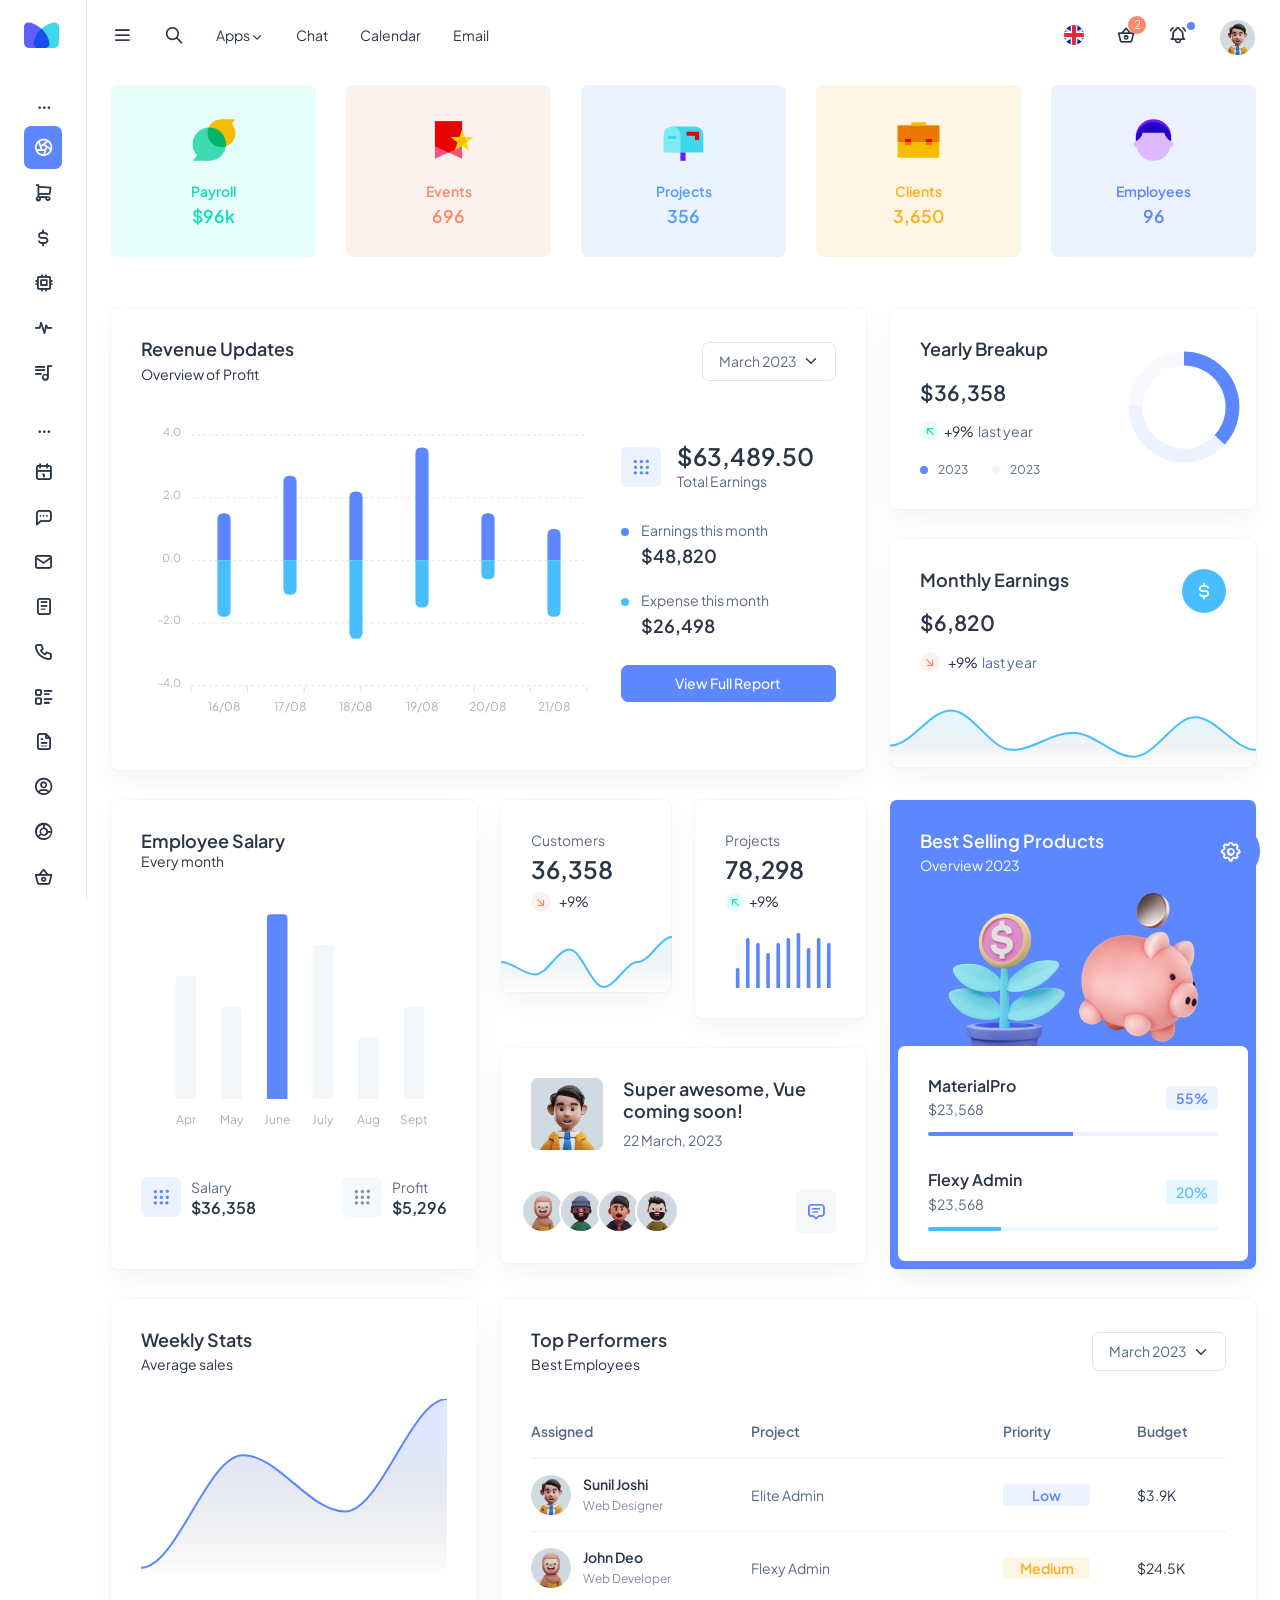
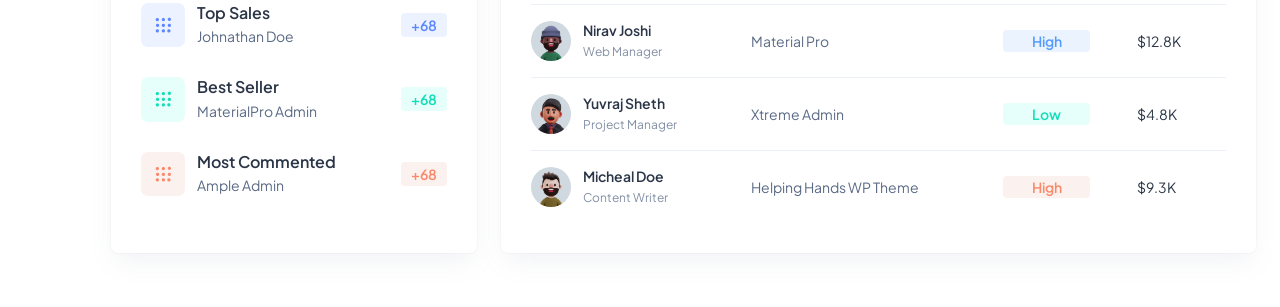
<file: public/backend/html/minisidebar/index.html>
<!DOCTYPE html>
<html lang="en">
  <head>
    
    <!-- Title -->
    
    <title>Mordenize</title>

    
    <!-- Required Meta Tag -->
    
    <meta http-equiv="Content-Type" content="text/html; charset=UTF-8" />
    <meta name="viewport" content="width=device-width, initial-scale=1" />
    <meta name="handheldfriendly" content="true" />
    <meta name="MobileOptimized" content="width" />
    <meta name="description" content="Mordenize" />
    <meta name="author" content="" />
    <meta name="keywords" content="Mordenize" />
    <meta http-equiv="X-UA-Compatible" content="IE=edge" />

    
    <!-- Favicon -->
    
    <link rel="shortcut icon" type="image/png" href="../../dist/images/logos/favicon.ico" />
    

    
    <!-- Owl Carousel -->
    
    <link rel="stylesheet" href="../../dist/libs/owl.carousel/dist/assets/owl.carousel.min.css">

    
    <!-- Core Css -->
    
    
    <link rel="stylesheet" href="../../dist/css/style.min.css" />
  </head>

  <body>
    
    <!-- Preloader -->
    
    <div class="preloader">
      <img src="../../dist/images/logos/favicon.ico" alt="loader" class="lds-ripple img-fluid" />
    </div>
    
    <!-- Body Wrapper -->
    
    <div
      class="page-wrapper"
      id="main-wrapper"
      data-layout="vertical"
      data-navbarbg="skin6"
      data-sidebartype="full"
      data-sidebar-position="fixed"
      data-header-position="fixed"
    >
      
      <!-- Sidebar Start -->
      
      <aside class="left-sidebar">
        <!-- Sidebar scroll-->
        <div>
          <div class="brand-logo d-flex align-items-center justify-content-between">
            <a href="./index.html" class="text-nowrap logo-img">
              <img src="../../dist/images/logos/dark-logo.svg" class="dark-logo" width="180" alt="" />
              <img src="../../dist/images/logos/light-logo.svg" class="light-logo"  width="180" alt="" />
            </a>
            <div class="close-btn d-lg-none d-block sidebartoggler cursor-pointer" id="sidebarCollapse">
              <i class="ti ti-x fs-8 text-muted"></i>
            </div>
          </div>
          <!-- Sidebar navigation-->
          <nav class="sidebar-nav scroll-sidebar" data-simplebar>
            <ul id="sidebarnav">
              <!-- ============================= -->
              <!-- Home -->
              <!-- ============================= -->
              <li class="nav-small-cap">
                <i class="ti ti-dots nav-small-cap-icon fs-4"></i>
                <span class="hide-menu">Home</span>
              </li>
              <!-- =================== -->
              <!-- Dashboard -->
              <!-- =================== -->
              <li class="sidebar-item">
                <a class="sidebar-link" href="./index.html" aria-expanded="false">
                  <span>
                    <i class="ti ti-aperture"></i>
                  </span>
                  <span class="hide-menu">Modern</span>
                </a>
              </li>
              <li class="sidebar-item">
                <a class="sidebar-link" href="./index2.html" aria-expanded="false">
                  <span>
                    <i class="ti ti-shopping-cart"></i>
                  </span>
                  <span class="hide-menu">eCommerce</span>
                </a>
              </li>
              <li class="sidebar-item">
                <a class="sidebar-link" href="./index3.html" aria-expanded="false">
                  <span>
                    <i class="ti ti-currency-dollar"></i>
                  </span>
                  <span class="hide-menu">NFT</span>
                </a>
              </li>
              <li class="sidebar-item">
                <a class="sidebar-link" href="./index4.html" aria-expanded="false">
                  <span>
                    <i class="ti ti-cpu"></i>
                  </span>
                  <span class="hide-menu">Crypto</span>
                </a>
              </li>
              <li class="sidebar-item">
                <a class="sidebar-link" href="./index5.html" aria-expanded="false">
                  <span>
                    <i class="ti ti-activity-heartbeat"></i>
                  </span>
                  <span class="hide-menu">General</span>
                </a>
              </li>
              <li class="sidebar-item">
                <a class="sidebar-link" href="./index6.html" aria-expanded="false">
                  <span>
                    <i class="ti ti-playlist"></i>
                  </span>
                  <span class="hide-menu">Music</span>
                </a>
              </li>
              <!-- ============================= -->
              <!-- Apps -->
              <!-- ============================= -->
              <li class="nav-small-cap">
                <i class="ti ti-dots nav-small-cap-icon fs-4"></i>
                <span class="hide-menu">Apps</span>
              </li>
              <li class="sidebar-item">
                <a class="sidebar-link" href="./app-calendar.html" aria-expanded="false">
                  <span>
                    <i class="ti ti-calendar"></i>
                  </span>
                  <span class="hide-menu">Calendar</span>
                </a>
              </li>
              <li class="sidebar-item">
                <a class="sidebar-link" href="./app-chat.html" aria-expanded="false">
                  <span>
                    <i class="ti ti-message-dots"></i>
                  </span>
                  <span class="hide-menu">Chat</span>
                </a>
              </li>
              <li class="sidebar-item">
                <a class="sidebar-link" href="./app-email.html" aria-expanded="false">
                  <span>
                    <i class="ti ti-mail"></i>
                  </span>
                  <span class="hide-menu">Email</span>
                </a>
              </li>
              <li class="sidebar-item">
                <a class="sidebar-link" href="./app-notes.html" aria-expanded="false">
                  <span>
                    <i class="ti ti-notes"></i>
                  </span>
                  <span class="hide-menu">Notes</span>
                </a>
              </li>
              <li class="sidebar-item">
                <a class="sidebar-link" href="./app-contact.html" aria-expanded="false">
                  <span>
                    <i class="ti ti-phone"></i>
                  </span>
                  <span class="hide-menu">Contact Table</span>
                </a>
              </li>
              <li class="sidebar-item">
                <a class="sidebar-link" href="./app-contact2.html" aria-expanded="false">
                  <span>
                    <i class="ti ti-list-details"></i>
                  </span>
                  <span class="hide-menu">Contact List</span>
                </a>
              </li>
              <li class="sidebar-item">
                <a class="sidebar-link" href="./app-invoice.html" aria-expanded="false">
                  <span>
                    <i class="ti ti-file-text"></i>
                  </span>
                  <span class="hide-menu">Invoice</span>
                </a>
              </li>
              <li class="sidebar-item">
                <a class="sidebar-link" href="./page-user-profile.html" aria-expanded="false">
                  <span>
                    <i class="ti ti-user-circle"></i>
                  </span>
                  <span class="hide-menu">User Profile</span>
                </a>
              </li>
              <li class="sidebar-item">
                <a class="sidebar-link has-arrow" href="#" aria-expanded="false">
                  <span class="d-flex">
                    <i class="ti ti-chart-donut-3"></i>
                  </span>
                  <span class="hide-menu">Blog</span>
                </a>
                <ul aria-expanded="false" class="collapse first-level">
                  <li class="sidebar-item">
                    <a href="./blog-posts.html" class="sidebar-link">
                      <div class="round-16 d-flex align-items-center justify-content-center">
                        <i class="ti ti-circle"></i>
                      </div>
                      <span class="hide-menu">Posts</span>
                    </a>
                  </li>
                  <li class="sidebar-item">
                    <a href="./blog-detail.html" class="sidebar-link">
                      <div class="round-16 d-flex align-items-center justify-content-center">
                        <i class="ti ti-circle"></i>
                      </div>
                      <span class="hide-menu">Details</span>
                    </a>
                  </li>
                </ul>
              </li>
              <li class="sidebar-item">
                <a class="sidebar-link has-arrow" href="#" aria-expanded="false">
                  <span class="d-flex">
                    <i class="ti ti-basket"></i>
                  </span>
                  <span class="hide-menu">Ecommerce</span>
                </a>
                <ul aria-expanded="false" class="collapse first-level">
                  <li class="sidebar-item">
                    <a href="./eco-shop.html" class="sidebar-link">
                      <div class="round-16 d-flex align-items-center justify-content-center">
                        <i class="ti ti-circle"></i>
                      </div>
                      <span class="hide-menu">Shop</span>
                    </a>
                  </li>
                  <li class="sidebar-item">
                    <a href="./eco-shop-detail.html" class="sidebar-link">
                      <div class="round-16 d-flex align-items-center justify-content-center">
                        <i class="ti ti-circle"></i>
                      </div>
                      <span class="hide-menu">Details</span>
                    </a>
                  </li>
                  <li class="sidebar-item">
                    <a href="./eco-product-list.html" class="sidebar-link">
                      <div class="round-16 d-flex align-items-center justify-content-center">
                        <i class="ti ti-circle"></i>
                      </div>
                      <span class="hide-menu">List</span>
                    </a>
                  </li>
                  <li class="sidebar-item">
                    <a href="./eco-checkout.html" class="sidebar-link">
                      <div class="round-16 d-flex align-items-center justify-content-center">
                        <i class="ti ti-circle"></i>
                      </div>
                      <span class="hide-menu">Checkout</span>
                    </a>
                  </li>
                </ul>
              </li>
              <!-- ============================= -->
              <!-- PAGES -->
              <!-- ============================= -->
              <li class="nav-small-cap">
                <i class="ti ti-dots nav-small-cap-icon fs-4"></i>
                <span class="hide-menu">PAGES</span>
              </li>
              <li class="sidebar-item">
                <a class="sidebar-link" href="./page-pricing.html" aria-expanded="false">
                  <span>
                    <i class="ti ti-currency-dollar"></i>
                  </span>
                  <span class="hide-menu">Pricing</span>
                </a>
              </li>
              <li class="sidebar-item">
                <a class="sidebar-link" href="./page-faq.html" aria-expanded="false">
                  <span>
                    <i class="ti ti-help"></i>
                  </span>
                  <span class="hide-menu">FAQ</span>
                </a>
              </li>
              <li class="sidebar-item">
                <a class="sidebar-link" href="./page-account-settings.html" aria-expanded="false">
                  <span>
                    <i class="ti ti-user-circle"></i>
                  </span>
                  <span class="hide-menu">Account Setting</span>
                </a>
              </li>
              <li class="sidebar-item">
                <a class="sidebar-link" href="../../../landingpage/index.html" aria-expanded="false">
                  <span>
                    <i class="ti ti-app-window"></i>
                  </span>
                  <span class="hide-menu">Landing Page</span>
                </a>
              </li>
              <li class="sidebar-item">
                <a class="sidebar-link has-arrow" href="#" aria-expanded="false">
                  <span class="d-flex">
                    <i class="ti ti-layout"></i>
                  </span>
                  <span class="hide-menu">Widgets</span>
                </a>
                <ul aria-expanded="false" class="collapse first-level">
                  <li class="sidebar-item">
                    <a href="./widgets-cards.html" class="sidebar-link">
                      <div class="round-16 d-flex align-items-center justify-content-center">
                        <i class="ti ti-circle"></i>
                      </div>
                      <span class="hide-menu">Cards</span>
                    </a>
                  </li>
                  <li class="sidebar-item">
                    <a href="./widgets-banners.html" class="sidebar-link">
                      <div class="round-16 d-flex align-items-center justify-content-center">
                        <i class="ti ti-circle"></i>
                      </div>
                      <span class="hide-menu">Banner</span>
                    </a>
                  </li>
                  <li class="sidebar-item">
                    <a href="./widgets-charts.html" class="sidebar-link">
                      <div class="round-16 d-flex align-items-center justify-content-center">
                        <i class="ti ti-circle"></i>
                      </div>
                      <span class="hide-menu">Charts</span>
                    </a>
                  </li>
                  <li class="sidebar-item">
                    <a href="./widgets-feeds.html" class="sidebar-link">
                      <div class="round-16 d-flex align-items-center justify-content-center">
                        <i class="ti ti-circle"></i>
                      </div>
                      <span class="hide-menu">Feed Widgets</span>
                    </a>
                  </li>
                  <li class="sidebar-item">
                    <a href="./widgets-apps.html" class="sidebar-link">
                      <div class="round-16 d-flex align-items-center justify-content-center">
                        <i class="ti ti-circle"></i>
                      </div>
                      <span class="hide-menu">Apps Widgets</span>
                    </a>
                  </li>
                  <li class="sidebar-item">
                    <a href="./widgets-data.html" class="sidebar-link">
                      <div class="round-16 d-flex align-items-center justify-content-center">
                        <i class="ti ti-circle"></i>
                      </div>
                      <span class="hide-menu">Data Widgets</span>
                    </a>
                  </li>
                </ul>
              </li>
              <!-- ============================= -->
              <!-- UI -->
              <!-- ============================= -->
              <li class="nav-small-cap">
                <i class="ti ti-dots nav-small-cap-icon fs-4"></i>
                <span class="hide-menu">UI</span>
              </li>
              <!-- =================== -->
              <!-- UI Elements -->
              <!-- =================== -->
              <li class="sidebar-item">
                <a class="sidebar-link has-arrow" href="#" aria-expanded="false">
                  <span class="d-flex">
                    <i class="ti ti-layout-grid"></i>
                  </span>
                  <span class="hide-menu">UI Elements</span>
                </a>
                <ul aria-expanded="false" class="collapse first-level">
                  <li class="sidebar-item">
                    <a href="./ui-accordian.html" class="sidebar-link">
                      <div class="round-16 d-flex align-items-center justify-content-center">
                        <i class="ti ti-circle"></i>
                      </div>
                      <span class="hide-menu">Accordian</span>
                    </a>
                  </li>
                  <li class="sidebar-item">
                    <a href="./ui-badge.html" class="sidebar-link">
                      <div class="round-16 d-flex align-items-center justify-content-center">
                        <i class="ti ti-circle"></i>
                      </div>
                      <span class="hide-menu">Badge</span>
                    </a>
                  </li>
                  <li class="sidebar-item">
                    <a href="./ui-buttons.html" class="sidebar-link">
                      <div class="round-16 d-flex align-items-center justify-content-center">
                        <i class="ti ti-circle"></i>
                      </div>
                      <span class="hide-menu">Buttons</span>
                    </a>
                  </li>
                  <li class="sidebar-item">
                    <a href="./ui-dropdowns.html" class="sidebar-link">
                      <div class="round-16 d-flex align-items-center justify-content-center">
                        <i class="ti ti-circle"></i>
                      </div>
                      <span class="hide-menu">Dropdowns</span>
                    </a>
                  </li>
                  <li class="sidebar-item">
                    <a href="./ui-modals.html" class="sidebar-link">
                      <div class="round-16 d-flex align-items-center justify-content-center">
                        <i class="ti ti-circle"></i>
                      </div>
                      <span class="hide-menu">Modals</span>
                    </a>
                  </li>
                  <li class="sidebar-item">
                    <a href="./ui-tab.html" class="sidebar-link">
                      <div class="round-16 d-flex align-items-center justify-content-center">
                        <i class="ti ti-circle"></i>
                      </div>
                      <span class="hide-menu">Tab</span>
                    </a>
                  </li>
                  <li class="sidebar-item">
                    <a href="./ui-tooltip-popover.html" class="sidebar-link">
                      <div class="round-16 d-flex align-items-center justify-content-center">
                        <i class="ti ti-circle"></i>
                      </div>
                      <span class="hide-menu">Tooltip & Popover</span>
                    </a>
                  </li>
                  <li class="sidebar-item">
                    <a href="./ui-notification.html" class="sidebar-link">
                      <div class="round-16 d-flex align-items-center justify-content-center">
                        <i class="ti ti-circle"></i>
                      </div>
                      <span class="hide-menu">Notification</span>
                    </a>
                  </li>
                  <li class="sidebar-item">
                    <a href="./ui-progressbar.html" class="sidebar-link">
                      <div class="round-16 d-flex align-items-center justify-content-center">
                        <i class="ti ti-circle"></i>
                      </div>
                      <span class="hide-menu">Progressbar</span>
                    </a>
                  </li>
                  <li class="sidebar-item">
                    <a href="./ui-pagination.html" class="sidebar-link">
                      <div class="round-16 d-flex align-items-center justify-content-center">
                        <i class="ti ti-circle"></i>
                      </div>
                      <span class="hide-menu">Pagination</span>
                    </a>
                  </li>
                  <li class="sidebar-item">
                    <a href="./ui-typography.html" class="sidebar-link">
                      <div class="round-16 d-flex align-items-center justify-content-center">
                        <i class="ti ti-circle"></i>
                      </div>
                      <span class="hide-menu">Typography</span>
                    </a>
                  </li>
                  <li class="sidebar-item">
                    <a href="./ui-bootstrap-ui.html" class="sidebar-link">
                      <div class="round-16 d-flex align-items-center justify-content-center">
                        <i class="ti ti-circle"></i>
                      </div>
                      <span class="hide-menu">Bootstrap UI</span>
                    </a>
                  </li>
                  <li class="sidebar-item">
                    <a href="./ui-breadcrumb.html" class="sidebar-link">
                      <div class="round-16 d-flex align-items-center justify-content-center">
                        <i class="ti ti-circle"></i>
                      </div>
                      <span class="hide-menu">Breadcrumb</span>
                    </a>
                  </li>
                  <li class="sidebar-item">
                    <a href="./ui-offcanvas.html" class="sidebar-link">
                      <div class="round-16 d-flex align-items-center justify-content-center">
                        <i class="ti ti-circle"></i>
                      </div>
                      <span class="hide-menu">Offcanvas</span>
                    </a>
                  </li>
                  <li class="sidebar-item">
                    <a href="./ui-lists.html" class="sidebar-link">
                      <div class="round-16 d-flex align-items-center justify-content-center">
                        <i class="ti ti-circle"></i>
                      </div>
                      <span class="hide-menu">Lists</span>
                    </a>
                  </li>
                  <li class="sidebar-item">
                    <a href="./ui-grid.html" class="sidebar-link">
                      <div class="round-16 d-flex align-items-center justify-content-center">
                        <i class="ti ti-circle"></i>
                      </div>
                      <span class="hide-menu">Grid</span>
                    </a>
                  </li>
                  <li class="sidebar-item">
                    <a href="./ui-carousel.html" class="sidebar-link">
                      <div class="round-16 d-flex align-items-center justify-content-center">
                        <i class="ti ti-circle"></i>
                      </div>
                      <span class="hide-menu">Carousel</span>
                    </a>
                  </li>
                  <li class="sidebar-item">
                    <a href="./ui-scrollspy.html" class="sidebar-link">
                      <div class="round-16 d-flex align-items-center justify-content-center">
                        <i class="ti ti-circle"></i>
                      </div>
                      <span class="hide-menu">Scrollspy</span>
                    </a>
                  </li>
                  <li class="sidebar-item">
                    <a href="./ui-spinner.html" class="sidebar-link">
                      <div class="round-16 d-flex align-items-center justify-content-center">
                        <i class="ti ti-circle"></i>
                      </div>
                      <span class="hide-menu">Spinner</span>
                    </a>
                  </li>
                  <li class="sidebar-item mb-3">
                    <a href="./ui-link.html" class="sidebar-link">
                      <div class="round-16 d-flex align-items-center justify-content-center">
                        <i class="ti ti-circle"></i>
                      </div>
                      <span class="hide-menu">Link</span>
                    </a>
                  </li>
                </ul>
              </li>

              <!-- ============================= -->
              <!-- Cards -->
              <!-- ============================= -->
              <li class="sidebar-item">
                <a class="sidebar-link has-arrow" href="#" aria-expanded="false">
                  <span class="d-flex">
                    <i class="ti ti-cards"></i>
                  </span>
                  <span class="hide-menu">Cards</span>
                </a>
                <ul aria-expanded="false" class="collapse first-level">
                  <li class="sidebar-item">
                    <a href="./ui-cards.html" class="sidebar-link">
                      <div class="round-16 d-flex align-items-center justify-content-center">
                        <i class="ti ti-circle"></i>
                      </div>
                      <span class="hide-menu">Basic Cards</span>
                    </a>
                  </li>
                  <li class="sidebar-item">
                    <a href="./ui-card-customs.html" class="sidebar-link">
                      <div class="round-16 d-flex align-items-center justify-content-center">
                        <i class="ti ti-circle"></i>
                      </div>
                      <span class="hide-menu">Custom Cards</span>
                    </a>
                  </li>
                  <li class="sidebar-item">
                    <a href="./ui-card-weather.html" class="sidebar-link">
                      <div class="round-16 d-flex align-items-center justify-content-center">
                        <i class="ti ti-circle"></i>
                      </div>
                      <span class="hide-menu">Weather Cards</span>
                    </a>
                  </li>
                  <li class="sidebar-item">
                    <a href="./ui-card-draggable.html" class="sidebar-link">
                      <div class="round-16 d-flex align-items-center justify-content-center">
                        <i class="ti ti-circle"></i>
                      </div>
                      <span class="hide-menu">Draggable Cards</span>
                    </a>
                  </li>
                </ul>
              </li>

              <!-- ============================= -->
              <!-- Component -->
              <!-- ============================= -->
              <li class="sidebar-item">
                <a class="sidebar-link has-arrow" href="#" aria-expanded="false">
                  <span class="d-flex">
                    <i class="ti ti-components"></i>
                  </span>
                  <span class="hide-menu">Component</span>
                </a>
                <ul aria-expanded="false" class="collapse first-level">
                  <li class="sidebar-item">
                    <a href="./component-sweetalert.html" class="sidebar-link">
                      <div class="round-16 d-flex align-items-center justify-content-center">
                        <i class="ti ti-circle"></i>
                      </div>
                      <span class="hide-menu">Sweet Alert</span>
                    </a>
                  </li>
                  <li class="sidebar-item">
                    <a href="./component-nestable.html" class="sidebar-link">
                      <div class="round-16 d-flex align-items-center justify-content-center">
                        <i class="ti ti-circle"></i>
                      </div>
                      <span class="hide-menu">Nestable</span>
                    </a>
                  </li>
                  <li class="sidebar-item">
                    <a href="./component-noui-slider.html" class="sidebar-link">
                      <div class="round-16 d-flex align-items-center justify-content-center">
                        <i class="ti ti-circle"></i>
                      </div>
                      <span class="hide-menu">Noui slider</span>
                    </a>
                  </li>
                  <li class="sidebar-item">
                    <a href="./component-rating.html" class="sidebar-link">
                      <div class="round-16 d-flex align-items-center justify-content-center">
                        <i class="ti ti-circle"></i>
                      </div>
                      <span class="hide-menu">Rating</span>
                    </a>
                  </li>
                  <li class="sidebar-item">
                    <a href="./component-toastr.html" class="sidebar-link">
                      <div class="round-16 d-flex align-items-center justify-content-center">
                        <i class="ti ti-circle"></i>
                      </div>
                      <span class="hide-menu">Toastr</span>
                    </a>
                  </li>
                </ul>
              </li>

              <!-- ============================= -->
              <!-- Forms -->
              <!-- ============================= -->
              <li class="nav-small-cap">
                <i class="ti ti-dots nav-small-cap-icon fs-4"></i>
                <span class="hide-menu">Forms</span>
              </li>
              <!-- =================== -->
              <!-- Form Elements -->
              <!-- =================== -->
              <li class="sidebar-item">
                <a class="sidebar-link has-arrow" href="#" aria-expanded="false">
                  <span class="d-flex">
                    <i class="ti ti-file-text"></i>
                  </span>
                  <span class="hide-menu">Form Elements</span>
                </a>
                <ul aria-expanded="false" class="collapse first-level">
                  <li class="sidebar-item">
                    <a href="./form-inputs.html" class="sidebar-link">
                      <div class="round-16 d-flex align-items-center justify-content-center">
                        <i class="ti ti-circle"></i>
                      </div>
                      <span class="hide-menu">Forms Input</span>
                    </a>
                  </li>
                  <li class="sidebar-item">
                    <a href="./form-input-groups.html" class="sidebar-link">
                      <div class="round-16 d-flex align-items-center justify-content-center">
                        <i class="ti ti-circle"></i>
                      </div>
                      <span class="hide-menu">Input Groups</span>
                    </a>
                  </li>
                  <li class="sidebar-item">
                    <a href="./form-input-grid.html" class="sidebar-link">
                      <div class="round-16 d-flex align-items-center justify-content-center">
                        <i class="ti ti-circle"></i>
                      </div>
                      <span class="hide-menu">Input Grid</span>
                    </a>
                  </li>
                  <li class="sidebar-item">
                    <a href="./form-checkbox-radio.html" class="sidebar-link">
                      <div class="round-16 d-flex align-items-center justify-content-center">
                        <i class="ti ti-circle"></i>
                      </div>
                      <span class="hide-menu">Checkbox & Radios</span>
                    </a>
                  </li>
                  <li class="sidebar-item">
                    <a href="./form-bootstrap-touchspin.html" class="sidebar-link">
                      <div class="round-16 d-flex align-items-center justify-content-center">
                        <i class="ti ti-circle"></i>
                      </div>
                      <span class="hide-menu">Bootstrap Touchspin</span>
                    </a>
                  </li>
                  <li class="sidebar-item">
                    <a href="./form-bootstrap-switch.html" class="sidebar-link">
                      <div class="round-16 d-flex align-items-center justify-content-center">
                        <i class="ti ti-circle"></i>
                      </div>
                      <span class="hide-menu">Bootstrap Switch</span>
                    </a>
                  </li>
                  <li class="sidebar-item">
                    <a href="./form-select2.html" class="sidebar-link">
                      <div class="round-16 d-flex align-items-center justify-content-center">
                        <i class="ti ti-circle"></i>
                      </div>
                      <span class="hide-menu">Select2</span>
                    </a>
                  </li>
                  <li class="sidebar-item mb-3">
                    <a href="./form-dual-listbox.html" class="sidebar-link">
                      <div class="round-16 d-flex align-items-center justify-content-center">
                        <i class="ti ti-circle"></i>
                      </div>
                      <span class="hide-menu">Dual Listbox</span>
                    </a>
                  </li>
                </ul>
              </li>

              <!-- =================== -->
              <!-- Form Addons -->
              <!-- =================== -->
              <li class="sidebar-item">
                <a class="sidebar-link has-arrow" href="#" aria-expanded="false">
                  <span class="d-flex">
                    <i class="ti ti-qrcode"></i>
                  </span>
                  <span class="hide-menu">Form Addons</span>
                </a>
                <ul aria-expanded="false" class="collapse first-level">
                  <li class="sidebar-item">
                    <a href="./form-paginator.html" class="sidebar-link">
                      <div class="round-16 d-flex align-items-center justify-content-center">
                        <i class="ti ti-circle"></i>
                      </div>
                      <span class="hide-menu">Paginator</span>
                    </a>
                  </li>
                  <li class="sidebar-item">
                    <a href="./form-img-cropper.html" class="sidebar-link">
                      <div class="round-16 d-flex align-items-center justify-content-center">
                        <i class="ti ti-circle"></i>
                      </div>
                      <span class="hide-menu">Image Cropper</span>
                    </a>
                  </li>
                  <li class="sidebar-item">
                    <a href="./form-dropzone.html" class="sidebar-link">
                      <div class="round-16 d-flex align-items-center justify-content-center">
                        <i class="ti ti-circle"></i>
                      </div>
                      <span class="hide-menu">Dropzone</span>
                    </a>
                  </li>
                  <li class="sidebar-item">
                    <a href="./form-mask.html" class="sidebar-link">
                      <div class="round-16 d-flex align-items-center justify-content-center">
                        <i class="ti ti-circle"></i>
                      </div>
                      <span class="hide-menu">Form Mask</span>
                    </a>
                  </li>
                  <li class="sidebar-item">
                    <a href="./form-typeahead.html" class="sidebar-link">
                      <div class="round-16 d-flex align-items-center justify-content-center">
                        <i class="ti ti-circle"></i>
                      </div>
                      <span class="hide-menu">Form Typehead</span>
                    </a>
                  </li>
                </ul>
              </li>

              <!-- =================== -->
              <!-- Form Validation -->
              <!-- =================== -->
              <li class="sidebar-item">
                <a class="sidebar-link has-arrow" href="#" aria-expanded="false">
                  <span class="d-flex">
                    <i class="ti ti-alert-circle"></i>
                  </span>
                  <span class="hide-menu">Form Validation</span>
                </a>
                <ul aria-expanded="false" class="collapse first-level">
                  <li class="sidebar-item">
                    <a href="./form-bootstrap-validation.html" class="sidebar-link">
                      <div class="round-16 d-flex align-items-center justify-content-center">
                        <i class="ti ti-circle"></i>
                      </div>
                      <span class="hide-menu">Bootstrap Validation</span>
                    </a>
                  </li>
                  <li class="sidebar-item">
                    <a href="./form-custom-validation.html" class="sidebar-link">
                      <div class="round-16 d-flex align-items-center justify-content-center">
                        <i class="ti ti-circle"></i>
                      </div>
                      <span class="hide-menu">Custom Validation</span>
                    </a>
                  </li>
                </ul>
              </li>

              <!-- =================== -->
              <!-- Form Pickers -->
              <!-- =================== -->
              <li class="sidebar-item">
                <a class="sidebar-link has-arrow" href="#" aria-expanded="false">
                  <span class="d-flex">
                    <i class="ti ti-file-pencil"></i>
                  </span>
                  <span class="hide-menu">Form Pickers</span>
                </a>
                <ul aria-expanded="false" class="collapse first-level">
                  <li class="sidebar-item">
                    <a href="./form-picker-colorpicker.html" class="sidebar-link">
                      <div class="round-16 d-flex align-items-center justify-content-center">
                        <i class="ti ti-circle"></i>
                      </div>
                      <span class="hide-menu">Colorpicker</span>
                    </a>
                  </li>
                  <li class="sidebar-item">
                    <a href="./form-picker-datetimepicker.html" class="sidebar-link">
                      <div class="round-16 d-flex align-items-center justify-content-center">
                        <i class="ti ti-circle"></i>
                      </div>
                      <span class="hide-menu">Datetimepicker</span>
                    </a>
                  </li>
                  <li class="sidebar-item">
                    <a href="./form-picker-bootstrap-rangepicker.html" class="sidebar-link">
                      <div class="round-16 d-flex align-items-center justify-content-center">
                        <i class="ti ti-circle"></i>
                      </div>
                      <span class="hide-menu">Bootstrap Rangepicker</span>
                    </a>
                  </li>
                  <li class="sidebar-item">
                    <a href="./form-picker-bootstrap-datepicker.html" class="sidebar-link">
                      <div class="round-16 d-flex align-items-center justify-content-center">
                        <i class="ti ti-circle"></i>
                      </div>
                      <span class="hide-menu">Bootstrap Datepicker</span>
                    </a>
                  </li>
                  <li class="sidebar-item">
                    <a href="./form-picker-material-datepicker.html" class="sidebar-link">
                      <div class="round-16 d-flex align-items-center justify-content-center">
                        <i class="ti ti-circle"></i>
                      </div>
                      <span class="hide-menu">Material Datepicker</span>
                    </a>
                  </li>
                </ul>
              </li>

              <!-- =================== -->
              <!-- Form Editor -->
              <!-- =================== -->
              <li class="sidebar-item">
                <a class="sidebar-link has-arrow" href="#" aria-expanded="false">
                  <span class="d-flex">
                    <i class="ti ti-dna"></i>
                  </span>
                  <span class="hide-menu">Form Editor</span>
                </a>
                <ul aria-expanded="false" class="collapse first-level">
                  <li class="sidebar-item">
                    <a href="./form-editor-ckeditor.html" class="sidebar-link">
                      <div class="round-16 d-flex align-items-center justify-content-center">
                        <i class="ti ti-circle"></i>
                      </div>
                      <span class="hide-menu">Ck Editor</span>
                    </a>
                  </li>
                  <li class="sidebar-item">
                    <a href="./form-editor-quill.html" class="sidebar-link">
                      <div class="round-16 d-flex align-items-center justify-content-center">
                        <i class="ti ti-circle"></i>
                      </div>
                      <span class="hide-menu">Quill Editor</span>
                    </a>
                  </li>
                  <li class="sidebar-item">
                    <a href="./form-editor-summernote.html" class="sidebar-link">
                      <div class="round-16 d-flex align-items-center justify-content-center">
                        <i class="ti ti-circle"></i>
                      </div>
                      <span class="hide-menu">Summernote Editor</span>
                    </a>
                  </li>
                  <li class="sidebar-item">
                    <a href="./form-editor-tinymce.html" class="sidebar-link">
                      <div class="round-16 d-flex align-items-center justify-content-center">
                        <i class="ti ti-circle"></i>
                      </div>
                      <span class="hide-menu">Tinymce Edtor</span>
                    </a>
                  </li>
                </ul>
              </li>

              <!-- =================== -->
              <!-- Form Input -->
              <!-- =================== -->
              <li class="sidebar-item">
                <a class="sidebar-link" href="./form-basic.html" aria-expanded="false">
                  <span class="d-flex">
                    <i class="ti ti-archive"></i>
                  </span>
                  <span class="hide-menu">Basic Form</span>
                </a>
              </li>
              <li class="sidebar-item">
                <a class="sidebar-link" href="./form-vertical.html" aria-expanded="false">
                  <span class="d-flex">
                    <i class="ti ti-box-align-left"></i>
                  </span>
                  <span class="hide-menu">Form Vertical</span>
                </a>
              </li>
              <li class="sidebar-item">
                <a class="sidebar-link" href="./form-horizontal.html" aria-expanded="false">
                  <span class="d-flex">
                    <i class="ti ti-box-align-bottom"></i>
                  </span>
                  <span class="hide-menu">Form Horizontal</span>
                </a>
              </li>
              <li class="sidebar-item">
                <a class="sidebar-link" href="./form-actions.html" aria-expanded="false">
                  <span class="d-flex">
                    <i class="ti ti-file-export"></i>
                  </span>
                  <span class="hide-menu">Form Actions</span>
                </a>
              </li>
              <li class="sidebar-item">
                <a class="sidebar-link" href="./form-row-separator.html" aria-expanded="false">
                  <span class="d-flex">
                    <i class="ti ti-separator-horizontal"></i>
                  </span>
                  <span class="hide-menu">Row Separator</span>
                </a>
              </li>
              <li class="sidebar-item">
                <a class="sidebar-link" href="./form-bordered.html" aria-expanded="false">
                  <span class="d-flex">
                    <i class="ti ti-border-outer"></i>
                  </span>
                  <span class="hide-menu">Form Bordered</span>
                </a>
              </li>
              <li class="sidebar-item">
                <a class="sidebar-link" href="./form-detail.html" aria-expanded="false">
                  <span class="d-flex">
                    <i class="ti ti-file-description"></i>
                  </span>
                  <span class="hide-menu">Form Detail</span>
                </a>
              </li>
              <li class="sidebar-item">
                <a class="sidebar-link" href="./form-striped-row.html" aria-expanded="false">
                  <span class="d-flex">
                    <i class="ti ti-file-analytics"></i>
                  </span>
                  <span class="hide-menu">Striped Rows</span>
                </a>
              </li>
              <li class="sidebar-item">
                <a class="sidebar-link" href="./form-floating-input.html" aria-expanded="false">
                  <span class="d-flex">
                    <i class="ti ti-file-dots"></i>
                  </span>
                  <span class="hide-menu">Form Floating Input</span>
                </a>
              </li>
              <!-- =================== -->
              <!-- Form Wizard -->
              <!-- =================== -->
              <li class="sidebar-item">
                <a class="sidebar-link" href="./form-wizard.html" aria-expanded="false">
                  <span class="d-flex">
                    <i class="ti ti-files"></i>
                  </span>
                  <span class="hide-menu">Form Wizard</span>
                </a>
              </li>
              <!-- =================== -->
              <!-- Form Repeater -->
              <!-- =================== -->
              <li class="sidebar-item">
                <a class="sidebar-link" href="./form-repeater.html" aria-expanded="false">
                  <span class="d-flex">
                    <i class="ti ti-topology-star-3"></i>
                  </span>
                  <span class="hide-menu">Form Repeater</span>
                </a>
              </li>
              <!-- ============================= -->
              <!-- Tables -->
              <!-- ============================= -->
              <li class="nav-small-cap">
                <i class="ti ti-dots nav-small-cap-icon fs-4"></i>
                <span class="hide-menu">Tables</span>
              </li>
              <!-- =================== -->
              <!-- Bootstrap Table -->
              <!-- =================== -->
              <li class="sidebar-item">
                <a class="sidebar-link has-arrow" href="#" aria-expanded="false">
                  <span class="d-flex">
                    <i class="ti ti-layout-sidebar"></i>
                  </span>
                  <span class="hide-menu">Bootstrap Table</span>
                </a>
                <ul aria-expanded="false" class="collapse first-level">
                  <li class="sidebar-item">
                    <a href="./table-basic.html" class="sidebar-link">
                      <div class="round-16 d-flex align-items-center justify-content-center">
                        <i class="ti ti-circle"></i>
                      </div>
                      <span class="hide-menu">Basic Table</span>
                    </a>
                  </li>
                  <li class="sidebar-item">
                    <a href="./table-dark-basic.html" class="sidebar-link">
                      <div class="round-16 d-flex align-items-center justify-content-center">
                        <i class="ti ti-circle"></i>
                      </div>
                      <span class="hide-menu">Dark Basic Table</span>
                    </a>
                  </li>
                  <li class="sidebar-item">
                    <a href="./table-sizing.html" class="sidebar-link">
                      <div class="round-16 d-flex align-items-center justify-content-center">
                        <i class="ti ti-circle"></i>
                      </div>
                      <span class="hide-menu">Sizing Table</span>
                    </a>
                  </li>
                  <li class="sidebar-item mb-3">
                    <a href="./table-layout-coloured.html" class="sidebar-link">
                      <div class="round-16 d-flex align-items-center justify-content-center">
                        <i class="ti ti-circle"></i>
                      </div>
                      <span class="hide-menu">Coloured Table</span>
                    </a>
                  </li>
                </ul>
              </li>
              <!-- =================== -->
              <!-- Datatable -->
              <!-- =================== -->
              <li class="sidebar-item">
                <a class="sidebar-link has-arrow" href="#" aria-expanded="false">
                  <span class="d-flex">
                    <i class="ti ti-air-conditioning-disabled"></i>
                  </span>
                  <span class="hide-menu">Datatables</span>
                </a>
                <ul aria-expanded="false" class="collapse first-level">
                  <li class="sidebar-item">
                    <a href="./table-datatable-basic.html" class="sidebar-link">
                      <div class="round-16 d-flex align-items-center justify-content-center">
                        <i class="ti ti-circle"></i>
                      </div>
                      <span class="hide-menu">Basic Initialisation</span>
                    </a>
                  </li>
                  <li class="sidebar-item">
                    <a href="./table-datatable-api.html" class="sidebar-link">
                      <div class="round-16 d-flex align-items-center justify-content-center">
                        <i class="ti ti-circle"></i>
                      </div>
                      <span class="hide-menu">API</span>
                    </a>
                  </li>
                  <li class="sidebar-item">
                    <a href="./table-datatable-advanced.html" class="sidebar-link">
                      <div class="round-16 d-flex align-items-center justify-content-center">
                        <i class="ti ti-circle"></i>
                      </div>
                      <span class="hide-menu">Advanced Initialisation</span>
                    </a>
                  </li>
                </ul>
              </li>
              <!-- =================== -->
              <!-- Table Jsgrid -->
              <!-- =================== -->
              <li class="sidebar-item">
                <a class="sidebar-link" href="./table-jsgrid.html" aria-expanded="false">
                  <span class="d-flex">
                    <i class="ti ti-border-top"></i>
                  </span>
                  <span class="hide-menu">Table Jsgrid</span>
                </a>
              </li>
              <!-- =================== -->
              <!-- Table Responsive -->
              <!-- =================== -->
              <li class="sidebar-item">
                <a class="sidebar-link" href="./table-responsive.html" aria-expanded="false">
                  <span class="d-flex">
                    <i class="ti ti-border-style"></i>
                  </span>
                  <span class="hide-menu">Table Responsive</span>
                </a>
              </li>
              <!-- =================== -->
              <!-- Table Footable -->
              <!-- =================== -->
              <li class="sidebar-item">
                <a class="sidebar-link" href="./table-footable.html" aria-expanded="false">
                  <span class="d-flex">
                    <i class="ti ti-border-none"></i>
                  </span>
                  <span class="hide-menu">Table Footable</span>
                </a>
              </li>
              <!-- =================== -->
              <!-- Table Editable -->
              <!-- =================== -->
              <li class="sidebar-item">
                <a class="sidebar-link" href="./table-editable.html" aria-expanded="false">
                  <span class="d-flex">
                    <i class="ti ti-table-filled"></i>
                  </span>
                  <span class="hide-menu">Table Editable</span>
                </a>
              </li>
              <!-- =================== -->
              <!-- Table Bootstrap -->
              <!-- =================== -->
              <li class="sidebar-item">
                <a class="sidebar-link" href="./table-bootstrap.html" aria-expanded="false">
                  <span class="d-flex">
                    <i class="ti ti-border-outer"></i>
                  </span>
                  <span class="hide-menu">Table Bootstrap</span>
                </a>
              </li>
              <!-- ============================= -->
              <!-- Charts -->
              <!-- ============================= -->
              <li class="nav-small-cap">
                <i class="ti ti-dots nav-small-cap-icon fs-4"></i>
                <span class="hide-menu">Charts</span>
              </li>
              <!-- =================== -->
              <!-- Apex Chart -->
              <!-- =================== -->
              <li class="sidebar-item">
                <a class="sidebar-link has-arrow" href="#" aria-expanded="false">
                  <span class="d-flex">
                    <i class="ti ti-chart-pie"></i>
                  </span>
                  <span class="hide-menu">Apex Charts</span>
                </a>
                <ul aria-expanded="false" class="collapse first-level">
                  <li class="sidebar-item">
                    <a href="./chart-apex-line.html" class="sidebar-link">
                      <div class="round-16 d-flex align-items-center justify-content-center">
                        <i class="ti ti-circle"></i>
                      </div>
                      <span class="hide-menu">Line Chart</span>
                    </a>
                  </li>
                  <li class="sidebar-item">
                    <a href="./chart-apex-area.html" class="sidebar-link">
                      <div class="round-16 d-flex align-items-center justify-content-center">
                        <i class="ti ti-circle"></i>
                      </div>
                      <span class="hide-menu">Area Chart</span>
                    </a>
                  </li>
                  <li class="sidebar-item">
                    <a href="./chart-apex-bar.html" class="sidebar-link">
                      <div class="round-16 d-flex align-items-center justify-content-center">
                        <i class="ti ti-circle"></i>
                      </div>
                      <span class="hide-menu">Bar Chart</span>
                    </a>
                  </li>
                  <li class="sidebar-item">
                    <a href="./chart-apex-pie.html" class="sidebar-link">
                      <div class="round-16 d-flex align-items-center justify-content-center">
                        <i class="ti ti-circle"></i>
                      </div>
                      <span class="hide-menu">Pie Chart</span>
                    </a>
                  </li>
                  <li class="sidebar-item">
                    <a href="./chart-apex-radial.html" class="sidebar-link">
                      <div class="round-16 d-flex align-items-center justify-content-center">
                        <i class="ti ti-circle"></i>
                      </div>
                      <span class="hide-menu">Radial Chart</span>
                    </a>
                  </li>
                  <li class="sidebar-item mb-3">
                    <a href="./chart-apex-radar.html" class="sidebar-link">
                      <div class="round-16 d-flex align-items-center justify-content-center">
                        <i class="ti ti-circle"></i>
                      </div>
                      <span class="hide-menu">Radar Chart</span>
                    </a>
                  </li>
                </ul>
              </li>

              <!-- ============================= -->
              <!-- Sample Pages -->
              <!-- ============================= -->
              <li class="nav-small-cap">
                <i class="ti ti-dots nav-small-cap-icon fs-4"></i>
                <span class="hide-menu">Sample Pages</span>
              </li>

              <li class="sidebar-item">
                <a class="sidebar-link has-arrow" href="#" aria-expanded="false">
                  <span class="d-flex">
                    <i class="ti ti-file"></i>
                  </span>
                  <span class="hide-menu">Sample Pages</span>
                </a>
                <ul aria-expanded="false" class="collapse first-level">
                  <li class="sidebar-item">
                    <a href="./pages-animation.html" class="sidebar-link">
                      <div class="round-16 d-flex align-items-center justify-content-center">
                        <i class="ti ti-circle"></i>
                      </div>
                      <span class="hide-menu">Animation</span>
                    </a>
                  </li>
                  <li class="sidebar-item">
                    <a href="./pages-search-result.html" class="sidebar-link">
                      <div class="round-16 d-flex align-items-center justify-content-center">
                        <i class="ti ti-circle"></i>
                      </div>
                      <span class="hide-menu">Search Result</span>
                    </a>
                  </li>
                  <li class="sidebar-item">
                    <a href="./pages-gallery.html" class="sidebar-link">
                      <div class="round-16 d-flex align-items-center justify-content-center">
                        <i class="ti ti-circle"></i>
                      </div>
                      <span class="hide-menu">Gallery</span>
                    </a>
                  </li>
                  <li class="sidebar-item">
                    <a href="./pages-treeview.html" class="sidebar-link">
                      <div class="round-16 d-flex align-items-center justify-content-center">
                        <i class="ti ti-circle"></i>
                      </div>
                      <span class="hide-menu">Treeview</span>
                    </a>
                  </li>
                  <li class="sidebar-item">
                    <a href="./pages-block-ui.html" class="sidebar-link">
                      <div class="round-16 d-flex align-items-center justify-content-center">
                        <i class="ti ti-circle"></i>
                      </div>
                      <span class="hide-menu">Block-Ui</span>
                    </a>
                  </li>
                  <li class="sidebar-item mb-3">
                    <a href="./pages-session-timeout.html" class="sidebar-link">
                      <div class="round-16 d-flex align-items-center justify-content-center">
                        <i class="ti ti-circle"></i>
                      </div>
                      <span class="hide-menu">Session Timeout</span>
                    </a>
                  </li>
                </ul>
              </li>

              <!-- ============================= -->
              <!-- Icons -->
              <!-- ============================= -->
              <li class="nav-small-cap">
                <i class="ti ti-dots nav-small-cap-icon fs-4"></i>
                <span class="hide-menu">Icons</span>
              </li>
              <!-- =================== -->
              <!-- Tabler Icon -->
              <!-- =================== -->
              <li class="sidebar-item">
                <a class="sidebar-link sidebar-link" href="./icon-tabler.html" aria-expanded="false">
                  <span class="rounded-3">
                    <i class="ti ti-archive"></i>
                  </span>
                  <span class="hide-menu">Tabler Icon</span>
                </a>
              </li>
              <!-- =================== -->
              <!-- AUTH -->
              <!-- =================== -->
              <li class="nav-small-cap">
                <i class="ti ti-dots nav-small-cap-icon fs-4"></i>
                <span class="hide-menu">AUTH</span>
              </li>
              <li class="sidebar-item">
                <a class="sidebar-link sidebar-link" href="./authentication-error.html" aria-expanded="false">
                  <span class="rounded-3">
                    <i class="ti ti-alert-circle"></i>
                  </span>
                  <span class="hide-menu">Error</span>
                </a>
              </li>
              <li class="sidebar-item">
                <a class="sidebar-link has-arrow" href="#" aria-expanded="false">
                  <span class="d-flex">
                    <i class="ti ti-login"></i>
                  </span>
                  <span class="hide-menu">Login</span>
                </a>
                <ul aria-expanded="false" class="collapse first-level">
                  <li class="sidebar-item">
                    <a href="./authentication-login.html" class="sidebar-link">
                      <div class="round-16 d-flex align-items-center justify-content-center">
                        <i class="ti ti-circle"></i>
                      </div>
                      <span class="hide-menu">Side Login</span>
                    </a>
                  </li>
                  <li class="sidebar-item">
                    <a href="./authentication-login2.html" class="sidebar-link">
                      <div class="round-16 d-flex align-items-center justify-content-center">
                        <i class="ti ti-circle"></i>
                      </div>
                      <span class="hide-menu">Boxed Login</span>
                    </a>
                  </li>
                </ul>
              </li>
              <li class="sidebar-item">
                <a class="sidebar-link has-arrow" href="#" aria-expanded="false">
                  <span class="d-flex">
                    <i class="ti ti-user-plus"></i>
                  </span>
                  <span class="hide-menu">Register</span>
                </a>
                <ul aria-expanded="false" class="collapse first-level">
                  <li class="sidebar-item">
                    <a href="./authentication-register.html" class="sidebar-link">
                      <div class="round-16 d-flex align-items-center justify-content-center">
                        <i class="ti ti-circle"></i>
                      </div>
                      <span class="hide-menu">Side Register</span>
                    </a>
                  </li>
                  <li class="sidebar-item">
                    <a href="./authentication-register2.html" class="sidebar-link">
                      <div class="round-16 d-flex align-items-center justify-content-center">
                        <i class="ti ti-circle"></i>
                      </div>
                      <span class="hide-menu">Boxed Register</span>
                    </a>
                  </li>
                </ul>
              </li>
              <li class="sidebar-item">
                <a class="sidebar-link has-arrow" href="#" aria-expanded="false">
                  <span class="d-flex">
                    <i class="ti ti-rotate"></i>
                  </span>
                  <span class="hide-menu">Forgot Password</span>
                </a>
                <ul aria-expanded="false" class="collapse first-level">
                  <li class="sidebar-item">
                    <a href="./authentication-forgot-password.html" class="sidebar-link">
                      <div class="round-16 d-flex align-items-center justify-content-center">
                        <i class="ti ti-circle"></i>
                      </div>
                      <span class="hide-menu">Side Forgot Password</span>
                    </a>
                  </li>
                  <li class="sidebar-item">
                    <a href="./authentication-forgot-password2.html" class="sidebar-link">
                      <div class="round-16 d-flex align-items-center justify-content-center">
                        <i class="ti ti-circle"></i>
                      </div>
                      <span class="hide-menu">Boxed Forgot Password</span>
                    </a>
                  </li>
                </ul>
              </li>
              <li class="sidebar-item">
                <a class="sidebar-link has-arrow" href="#" aria-expanded="false">
                  <span class="d-flex">
                    <i class="ti ti-zoom-code"></i>
                  </span>
                  <span class="hide-menu">Two Steps</span>
                </a>
                <ul aria-expanded="false" class="collapse first-level">
                  <li class="sidebar-item">
                    <a href="./authentication-two-steps.html" class="sidebar-link">
                      <div class="round-16 d-flex align-items-center justify-content-center">
                        <i class="ti ti-circle"></i>
                      </div>
                      <span class="hide-menu">Side Two Steps</span>
                    </a>
                  </li>
                  <li class="sidebar-item">
                    <a href="./authentication-two-steps2.html" class="sidebar-link">
                      <div class="round-16 d-flex align-items-center justify-content-center">
                        <i class="ti ti-circle"></i>
                      </div>
                      <span class="hide-menu">Boxed Two Steps</span>
                    </a>
                  </li>
                </ul>
              </li>
              <li class="sidebar-item">
                <a class="sidebar-link sidebar-link" href="./authentication-maintenance.html" aria-expanded="false">
                  <span class="rounded-3">
                    <i class="ti ti-settings"></i>
                  </span>
                  <span class="hide-menu">Maintenance</span>
                </a>
              </li>
              <!-- ============================= -->
              <!-- OTHER -->
              <!-- ============================= -->
              <li class="nav-small-cap">
                <i class="ti ti-dots nav-small-cap-icon fs-4"></i>
                <span class="hide-menu">OTHER</span>
              </li>
              <li class="sidebar-item">
                <a class="sidebar-link has-arrow" href="#" aria-expanded="false">
                  <span class="d-flex">
                    <i class="ti ti-box-multiple"></i>
                  </span>
                  <span class="hide-menu">Menu Level</span>
                </a>
                <ul aria-expanded="false" class="collapse first-level">
                  <li class="sidebar-item">
                    <a href="./chart-apex-line.html" class="sidebar-link">
                      <div class="round-16 d-flex align-items-center justify-content-center">
                        <i class="ti ti-circle"></i>
                      </div>
                      <span class="hide-menu">Level 1</span>
                    </a>
                  </li>
                  <li class="sidebar-item">
                    <a class="sidebar-link has-arrow" href="#" aria-expanded="false">
                      <div class="round-16 d-flex align-items-center justify-content-center">
                        <i class="ti ti-circle"></i>
                      </div>
                      <span class="hide-menu">Level 1.1</span>
                    </a>
                    <ul aria-expanded="false" class="collapse two-level">
                      <li class="sidebar-item">
                        <a href="./chart-apex-line.html" class="sidebar-link">
                          <div class="round-16 d-flex align-items-center justify-content-center">
                            <i class="ti ti-circle"></i>
                          </div>
                          <span class="hide-menu">Level 2</span>
                        </a>
                      </li>
                      <li class="sidebar-item">
                        <a class="sidebar-link has-arrow" href="#" aria-expanded="false">
                          <div class="round-16 d-flex align-items-center justify-content-center">
                            <i class="ti ti-circle"></i>
                          </div>
                          <span class="hide-menu">Level 2.1</span>
                        </a>
                        <ul aria-expanded="false" class="collapse three-level">
                          <li class="sidebar-item">
                            <a href="./chart-apex-line.html" class="sidebar-link">
                              <div class="round-16 d-flex align-items-center justify-content-center">
                                <i class="ti ti-circle"></i>
                              </div>
                              <span class="hide-menu">Level 3</span>
                            </a>
                          </li>
                          <li class="sidebar-item">
                            <a href="./chart-apex-area.html" class="sidebar-link">
                              <div class="round-16 d-flex align-items-center justify-content-center">
                                <i class="ti ti-circle"></i>
                              </div>
                              <span class="hide-menu">Level 3.1</span>
                            </a>
                          </li>
                        </ul>
                      </li>
                    </ul>
                  </li>
                </ul>
              </li>
              <li class="sidebar-item">
                <a class="sidebar-link link-disabled" href="#" aria-expanded="false">
                  <span class="d-flex">
                    <i class="ti ti-ban"></i>
                  </span>
                  <span class="hide-menu">Disabled</span>
                </a>
              </li>
              <li class="sidebar-item">
                <a class="sidebar-link" href="#" aria-expanded="false">
                  <span class="d-flex">
                    <i class="ti ti-star"></i>
                  </span>
                  <div class="lh-base">
                    <span class="hide-menu">SubCaption</span>
                    <span class="hide-menu fs-2">This is the sutitle</span>
                  </div>
                </a>
              </li>
              <li class="sidebar-item">
                <a class="sidebar-link justify-content-between" href="#" aria-expanded="false">
                  <div class="d-flex align-items-center gap-3">
                    <span class="d-flex">
                      <i class="ti ti-award"></i>
                    </span>
                    <span class="hide-menu">Chip</span>
                  </div>
                  <div class="hide-menu">
                    <span class="badge rounded-circle bg-primary d-flex align-items-center justify-content-center round-20 p-0">9</span>
                  </div>
                </a>
              </li>
              <li class="sidebar-item">
                <a class="sidebar-link justify-content-between" href="#" aria-expanded="false">
                  <div class="d-flex align-items-center gap-3">
                    <span class="d-flex">
                      <i class="ti ti-mood-smile"></i>
                    </span>
                    <span class="hide-menu">Outlined</span>
                  </div>
                  <span class="hide-menu badge rounded-pill border border-primary text-primary fs-2 py-1 px-2">Outline</span>
                </a>
              </li>
              <li class="sidebar-item">
                <a class="sidebar-link" href="https://google.com" aria-expanded="false">
                  <span class="d-flex">
                    <i class="ti ti-star"></i>
                  </span>
                  <span class="hide-menu">External Link</span>
                </a>
              </li>
            </ul>
            <div class="unlimited-access hide-menu bg-light-primary position-relative my-7 rounded">
              <div class="d-flex">
                <div class="unlimited-access-title">
                  <h6 class="fw-semibold fs-4 mb-6 text-dark w-85">Unlimited Access</h6>
                  <button class="btn btn-primary fs-2 fw-semibold lh-sm">Signup</button>
                </div>
                <div class="unlimited-access-img">
                  <img src="../../dist/images/backgrounds/rocket.png" alt="" class="img-fluid">
                </div>
              </div>
            </div>
          </nav>
          <div class="fixed-profile p-3 bg-light-secondary rounded sidebar-ad mt-3">
            <div class="hstack gap-3">
              <div class="john-img">
                <img src="../../dist/images/profile/user-1.jpg" class="rounded-circle" width="40" height="40" alt="">
              </div>
              <div class="john-title">
                <h6 class="mb-0 fs-4 fw-semibold">Mathew</h6>
                <span class="fs-2 text-dark">Designer</span>
              </div>
              <button class="border-0 bg-transparent text-primary ms-auto" tabindex="0" type="button" aria-label="logout" data-bs-toggle="tooltip" data-bs-placement="top" data-bs-title="logout">
                <i class="ti ti-power fs-6"></i>
              </button>
            </div>
          </div>  
          <!-- End Sidebar navigation -->
        </div>
        <!-- End Sidebar scroll-->
      </aside>
      
      <!-- Sidebar End -->
      

      
      <!-- Main wrapper -->
      
      <div class="body-wrapper">
        
        <!-- Header Start -->
        
        <header class="app-header"> 
          <nav class="navbar navbar-expand-lg navbar-light">
            <ul class="navbar-nav">
              <li class="nav-item">
                <a class="nav-link sidebartoggler nav-icon-hover ms-n3" id="headerCollapse" href="javascript:void(0)">
                  <i class="ti ti-menu-2"></i>
                </a>
              </li>
              <li class="nav-item d-none d-lg-block">
                <a class="nav-link nav-icon-hover" href="javascript:void(0)" data-bs-toggle="modal" data-bs-target="#exampleModal">
                  <i class="ti ti-search"></i>
                </a>
              </li>
            </ul>
            <ul class="navbar-nav quick-links d-none d-lg-flex">
              <li class="nav-item dropdown hover-dd d-none d-lg-block">
                <a class="nav-link" href="javascript:void(0)" data-bs-toggle="dropdown">Apps<span class="mt-1"><i class="ti ti-chevron-down"></i></span></a>
                <div class="dropdown-menu dropdown-menu-nav dropdown-menu-animate-up py-0">
                  <div class="row">
                    <div class="col-8">
                      <div class=" ps-7 pt-7">
                        <div class="border-bottom">
                          <div class="row">
                            <div class="col-6">
                              <div class="position-relative">
                                <a href="./app-chat.html" class="d-flex align-items-center pb-9 position-relative text-decoration-none text-decoration-none text-decoration-none text-decoration-none">
                                  <div class="bg-light rounded-1 me-3 p-6 d-flex align-items-center justify-content-center">
                                    <img src="../../dist/images/svgs/icon-dd-chat.svg" alt="" class="img-fluid" width="24" height="24">
                                  </div>
                                  <div class="d-inline-block">
                                    <h6 class="mb-1 fw-semibold bg-hover-primary">Chat Application</h6>
                                    <span class="fs-2 d-block text-dark">New messages arrived</span>
                                  </div>
                                </a>
                                <a href="./app-invoice.html" class="d-flex align-items-center pb-9 position-relative text-decoration-none text-decoration-none text-decoration-none text-decoration-none">
                                  <div class="bg-light rounded-1 me-3 p-6 d-flex align-items-center justify-content-center">
                                    <img src="../../dist/images/svgs/icon-dd-invoice.svg" alt="" class="img-fluid" width="24" height="24">
                                  </div>
                                  <div class="d-inline-block">
                                    <h6 class="mb-1 fw-semibold bg-hover-primary">Invoice App</h6>
                                    <span class="fs-2 d-block text-dark">Get latest invoice</span>
                                  </div>
                                </a>
                                <a href="./app-contact2.html" class="d-flex align-items-center pb-9 position-relative text-decoration-none text-decoration-none text-decoration-none text-decoration-none">
                                  <div class="bg-light rounded-1 me-3 p-6 d-flex align-items-center justify-content-center">
                                    <img src="../../dist/images/svgs/icon-dd-mobile.svg" alt="" class="img-fluid" width="24" height="24">
                                  </div>
                                  <div class="d-inline-block">
                                    <h6 class="mb-1 fw-semibold bg-hover-primary">Contact Application</h6>
                                    <span class="fs-2 d-block text-dark">2 Unsaved Contacts</span>
                                  </div>
                                </a>
                                <a href="./app-email.html" class="d-flex align-items-center pb-9 position-relative text-decoration-none text-decoration-none text-decoration-none text-decoration-none">
                                  <div class="bg-light rounded-1 me-3 p-6 d-flex align-items-center justify-content-center">
                                    <img src="../../dist/images/svgs/icon-dd-message-box.svg" alt="" class="img-fluid" width="24" height="24">
                                  </div>
                                  <div class="d-inline-block">
                                    <h6 class="mb-1 fw-semibold bg-hover-primary">Email App</h6>
                                    <span class="fs-2 d-block text-dark">Get new emails</span>
                                  </div>
                                </a>
                              </div>
                            </div>
                            <div class="col-6">
                              <div class="position-relative">
                                <a href="./page-user-profile.html" class="d-flex align-items-center pb-9 position-relative text-decoration-none text-decoration-none text-decoration-none text-decoration-none">
                                  <div class="bg-light rounded-1 me-3 p-6 d-flex align-items-center justify-content-center">
                                    <img src="../../dist/images/svgs/icon-dd-cart.svg" alt="" class="img-fluid" width="24" height="24">
                                  </div>
                                  <div class="d-inline-block">
                                    <h6 class="mb-1 fw-semibold bg-hover-primary">User Profile</h6>
                                    <span class="fs-2 d-block text-dark">learn more information</span>
                                  </div>
                                </a>
                                <a href="./app-calendar.html" class="d-flex align-items-center pb-9 position-relative text-decoration-none text-decoration-none text-decoration-none text-decoration-none">
                                  <div class="bg-light rounded-1 me-3 p-6 d-flex align-items-center justify-content-center">
                                    <img src="../../dist/images/svgs/icon-dd-date.svg" alt="" class="img-fluid" width="24" height="24">
                                  </div>
                                  <div class="d-inline-block">
                                    <h6 class="mb-1 fw-semibold bg-hover-primary">Calendar App</h6>
                                    <span class="fs-2 d-block text-dark">Get dates</span>
                                  </div>
                                </a>
                                <a href="./app-contact.html" class="d-flex align-items-center pb-9 position-relative text-decoration-none text-decoration-none text-decoration-none text-decoration-none">
                                  <div class="bg-light rounded-1 me-3 p-6 d-flex align-items-center justify-content-center">
                                    <img src="../../dist/images/svgs/icon-dd-lifebuoy.svg" alt="" class="img-fluid" width="24" height="24">
                                  </div>
                                  <div class="d-inline-block">
                                    <h6 class="mb-1 fw-semibold bg-hover-primary">Contact List Table</h6>
                                    <span class="fs-2 d-block text-dark">Add new contact</span>
                                  </div>
                                </a>
                                <a href="./app-notes.html" class="d-flex align-items-center pb-9 position-relative text-decoration-none text-decoration-none text-decoration-none text-decoration-none">
                                  <div class="bg-light rounded-1 me-3 p-6 d-flex align-items-center justify-content-center">
                                    <img src="../../dist/images/svgs/icon-dd-application.svg" alt="" class="img-fluid" width="24" height="24">
                                  </div>
                                  <div class="d-inline-block">
                                    <h6 class="mb-1 fw-semibold bg-hover-primary">Notes Application</h6>
                                    <span class="fs-2 d-block text-dark">To-do and Daily tasks</span>
                                  </div>
                                </a>
                              </div>
                            </div>
                          </div>
                        </div>
                        <div class="row align-items-center py-3">
                          <div class="col-8">
                            <a class="fw-semibold text-dark d-flex align-items-center lh-1 text-decoration-none" href="#"><i class="ti ti-help fs-6 me-2"></i>Frequently Asked Questions</a>
                          </div>
                          <div class="col-4">
                            <div class="d-flex justify-content-end pe-4">
                              <button class="btn btn-primary">Check</button>
                            </div>
                          </div>
                        </div>
                      </div>
                    </div>
                    <div class="col-4 ms-n4">
                      <div class="position-relative p-7 border-start h-100">
                        <h5 class="fs-5 mb-9 fw-semibold">Quick Links</h5>
                        <ul class="">
                          <li class="mb-3">
                            <a class="fw-semibold text-dark bg-hover-primary text-decoration-none text-decoration-none text-decoration-none text-decoration-none" href="./page-pricing.html">Pricing Page</a>
                          </li>
                          <li class="mb-3">
                            <a class="fw-semibold text-dark bg-hover-primary text-decoration-none text-decoration-none text-decoration-none text-decoration-none" href="./authentication-login.html">Authentication Design</a>
                          </li>
                          <li class="mb-3">
                            <a class="fw-semibold text-dark bg-hover-primary text-decoration-none text-decoration-none text-decoration-none text-decoration-none" href="./authentication-register.html">Register Now</a>
                          </li>
                          <li class="mb-3">
                            <a class="fw-semibold text-dark bg-hover-primary text-decoration-none text-decoration-none text-decoration-none text-decoration-none" href="authentication-error.html">404 Error Page</a>
                          </li>
                          <li class="mb-3">
                            <a class="fw-semibold text-dark bg-hover-primary text-decoration-none text-decoration-none text-decoration-none text-decoration-none" href="./app-notes.html">Notes App</a>
                          </li>
                          <li class="mb-3">
                            <a class="fw-semibold text-dark bg-hover-primary text-decoration-none text-decoration-none text-decoration-none text-decoration-none" href="./page-user-profile.html">User Application</a>
                          </li>   
                          <li class="mb-3">
                            <a class="fw-semibold text-dark bg-hover-primary text-decoration-none text-decoration-none text-decoration-none text-decoration-none" href="./page-account-settings.html">Account Settings</a>
                          </li>
                        </ul>
                      </div>
                    </div>
                  </div>
                </div>
              </li>
              <li class="nav-item dropdown-hover d-none d-lg-block">
                <a class="nav-link" href="app-chat.html">Chat</a>
              </li>
              <li class="nav-item dropdown-hover d-none d-lg-block">
                <a class="nav-link" href="app-calendar.html">Calendar</a>
              </li>
              <li class="nav-item dropdown-hover d-none d-lg-block">
                <a class="nav-link" href="app-email.html">Email</a>
              </li>
            </ul>
            <div class="d-block d-lg-none">
              <img src="../../dist/images/logos/dark-logo.svg" width="180" alt="" />
            </div>
            <button class="navbar-toggler p-0 border-0" type="button" data-bs-toggle="collapse" data-bs-target="#navbarNav" aria-controls="navbarNav" aria-expanded="false" aria-label="Toggle navigation">
              <span class="p-2">
                <i class="ti ti-dots fs-7"></i>
              </span>
            </button>
            <div class="collapse navbar-collapse justify-content-end" id="navbarNav">
              <div class="d-flex align-items-center justify-content-between">
                <a href="javascript:void(0)" class="nav-link d-flex d-lg-none align-items-center justify-content-center" type="button" data-bs-toggle="offcanvas" data-bs-target="#mobilenavbar" aria-controls="offcanvasWithBothOptions">
                  <i class="ti ti-align-justified fs-7"></i>
                </a>
                <ul class="navbar-nav flex-row ms-auto align-items-center justify-content-center">
                  <li class="nav-item dropdown">
                    <a class="nav-link nav-icon-hover" href="javascript:void(0)" id="drop2" data-bs-toggle="dropdown" aria-expanded="false">
                      <img src="../../dist/images/svgs/icon-flag-en.svg" alt="" class="rounded-circle object-fit-cover round-20">
                    </a>
                    <div class="dropdown-menu dropdown-menu-end dropdown-menu-animate-up" aria-labelledby="drop2">
                      <div class="message-body" data-simplebar>
                        <a href="javascript:void(0)" class="d-flex align-items-center gap-2 py-3 px-4 dropdown-item">
                          <div class="position-relative">
                            <img src="../../dist/images/svgs/icon-flag-en.svg" alt="" class="rounded-circle object-fit-cover round-20">
                          </div>
                          <p class="mb-0 fs-3">English (UK)</p>
                        </a>
                        <a href="javascript:void(0)" class="d-flex align-items-center gap-2 py-3 px-4 dropdown-item">
                          <div class="position-relative">
                            <img src="../../dist/images/svgs/icon-flag-cn.svg" alt="" class="rounded-circle object-fit-cover round-20">
                          </div>
                          <p class="mb-0 fs-3">中国人 (Chinese)</p>
                        </a>
                        <a href="javascript:void(0)" class="d-flex align-items-center gap-2 py-3 px-4 dropdown-item">
                          <div class="position-relative">
                            <img src="../../dist/images/svgs/icon-flag-fr.svg" alt="" class="rounded-circle object-fit-cover round-20">
                          </div>
                          <p class="mb-0 fs-3">français (French)</p>
                        </a>
                        <a href="javascript:void(0)" class="d-flex align-items-center gap-2 py-3 px-4 dropdown-item">
                          <div class="position-relative">
                            <img src="../../dist/images/svgs/icon-flag-sa.svg" alt="" class="rounded-circle object-fit-cover round-20">
                          </div>
                          <p class="mb-0 fs-3">عربي (Arabic)</p>
                        </a>
                      </div>
                    </div>
                  </li>
                  <li class="nav-item">
                    <a class="nav-link notify-badge nav-icon-hover" href="javascript:void(0)" data-bs-toggle="offcanvas" data-bs-target="#offcanvasRight" aria-controls="offcanvasRight">
                        <i class="ti ti-basket"></i>
                        <span class="badge rounded-pill bg-danger fs-2">2</span>                   
                    </a>
                  </li>
                  <li class="nav-item dropdown">
                    <a class="nav-link nav-icon-hover" href="javascript:void(0)" id="drop2" data-bs-toggle="dropdown" aria-expanded="false">
                      <i class="ti ti-bell-ringing"></i>
                      <div class="notification bg-primary rounded-circle"></div>
                    </a>
                    <div class="dropdown-menu content-dd dropdown-menu-end dropdown-menu-animate-up" aria-labelledby="drop2">
                      <div class="d-flex align-items-center justify-content-between py-3 px-7">
                        <h5 class="mb-0 fs-5 fw-semibold">Notifications</h5>
                        <span class="badge bg-primary rounded-4 px-3 py-1 lh-sm">5 new</span>
                      </div>
                      <div class="message-body" data-simplebar>
                        <a href="javascript:void(0)" class="py-6 px-7 d-flex align-items-center dropdown-item">
                          <span class="me-3">
                            <img src="../../dist/images/profile/user-1.jpg" alt="user" class="rounded-circle" width="48" height="48" />
                          </span>
                          <div class="w-75 d-inline-block v-middle">
                            <h6 class="mb-1 fw-semibold">Roman Joined the Team!</h6>
                            <span class="d-block">Congratulate him</span>
                          </div>
                        </a>
                        <a href="javascript:void(0)" class="py-6 px-7 d-flex align-items-center dropdown-item">
                          <span class="me-3">
                            <img src="../../dist/images/profile/user-2.jpg" alt="user" class="rounded-circle" width="48" height="48" />
                          </span>
                          <div class="w-75 d-inline-block v-middle">
                            <h6 class="mb-1 fw-semibold">New message</h6>
                            <span class="d-block">Salma sent you new message</span>
                          </div>
                        </a>
                        <a href="javascript:void(0)" class="py-6 px-7 d-flex align-items-center dropdown-item">
                          <span class="me-3">
                            <img src="../../dist/images/profile/user-3.jpg" alt="user" class="rounded-circle" width="48" height="48" />
                          </span>
                          <div class="w-75 d-inline-block v-middle">
                            <h6 class="mb-1 fw-semibold">Bianca sent payment</h6>
                            <span class="d-block">Check your earnings</span>
                          </div>
                        </a>
                        <a href="javascript:void(0)" class="py-6 px-7 d-flex align-items-center dropdown-item">
                          <span class="me-3">
                            <img src="../../dist/images/profile/user-4.jpg" alt="user" class="rounded-circle" width="48" height="48" />
                          </span>
                          <div class="w-75 d-inline-block v-middle">
                            <h6 class="mb-1 fw-semibold">Jolly completed tasks</h6>
                            <span class="d-block">Assign her new tasks</span>
                          </div>
                        </a>
                        <a href="javascript:void(0)" class="py-6 px-7 d-flex align-items-center dropdown-item">
                          <span class="me-3">
                            <img src="../../dist/images/profile/user-5.jpg" alt="user" class="rounded-circle" width="48" height="48" />
                          </span>
                          <div class="w-75 d-inline-block v-middle">
                            <h6 class="mb-1 fw-semibold">John received payment</h6>
                            <span class="d-block">$230 deducted from account</span>
                          </div>
                        </a>
                        <a href="javascript:void(0)" class="py-6 px-7 d-flex align-items-center dropdown-item">
                          <span class="me-3">
                            <img src="../../dist/images/profile/user-1.jpg" alt="user" class="rounded-circle" width="48" height="48" />
                          </span>
                          <div class="w-75 d-inline-block v-middle">
                            <h6 class="mb-1 fw-semibold">Roman Joined the Team!</h6>
                            <span class="d-block">Congratulate him</span>
                          </div>
                        </a>
                      </div>
                      <div class="py-6 px-7 mb-1">
                        <button class="btn btn-outline-primary w-100"> See All Notifications </button>
                      </div>
                    </div>
                  </li>
                  <li class="nav-item dropdown">
                    <a class="nav-link pe-0" href="javascript:void(0)" id="drop1" data-bs-toggle="dropdown" aria-expanded="false">
                      <div class="d-flex align-items-center">
                        <div class="user-profile-img">
                          <img src="../../dist/images/profile/user-1.jpg" class="rounded-circle" width="35" height="35" alt="" />
                        </div>
                      </div>
                    </a>
                    <div class="dropdown-menu content-dd dropdown-menu-end dropdown-menu-animate-up" aria-labelledby="drop1">
                      <div class="profile-dropdown position-relative" data-simplebar>
                        <div class="py-3 px-7 pb-0">
                          <h5 class="mb-0 fs-5 fw-semibold">User Profile</h5>
                        </div>
                        <div class="d-flex align-items-center py-9 mx-7 border-bottom">
                          <img src="../../dist/images/profile/user-1.jpg" class="rounded-circle" width="80" height="80" alt="" />
                          <div class="ms-3">
                            <h5 class="mb-1 fs-3">Mathew Anderson</h5>
                            <span class="mb-1 d-block text-dark">Designer</span>
                            <p class="mb-0 d-flex text-dark align-items-center gap-2">
                              <i class="ti ti-mail fs-4"></i> info@modernize.com
                            </p>
                          </div>
                        </div>
                        <div class="message-body">
                          <a href="./page-user-profile.html" class="py-8 px-7 mt-8 d-flex align-items-center">
                            <span class="d-flex align-items-center justify-content-center bg-light rounded-1 p-6">
                              <img src="../../dist/images/svgs/icon-account.svg" alt="" width="24" height="24">
                            </span>
                            <div class="w-75 d-inline-block v-middle ps-3">
                              <h6 class="mb-1 bg-hover-primary fw-semibold"> My Profile </h6>
                              <span class="d-block text-dark">Account Settings</span>
                            </div>
                          </a>
                          <a href="./app-email.html" class="py-8 px-7 d-flex align-items-center">
                            <span class="d-flex align-items-center justify-content-center bg-light rounded-1 p-6">
                              <img src="../../dist/images/svgs/icon-inbox.svg" alt="" width="24" height="24">
                            </span>
                            <div class="w-75 d-inline-block v-middle ps-3">
                              <h6 class="mb-1 bg-hover-primary fw-semibold">My Inbox</h6>
                              <span class="d-block text-dark">Messages & Emails</span>
                            </div>
                          </a>
                          <a href="./app-notes.html" class="py-8 px-7 d-flex align-items-center">
                            <span class="d-flex align-items-center justify-content-center bg-light rounded-1 p-6">
                              <img src="../../dist/images/svgs/icon-tasks.svg" alt="" width="24" height="24">
                            </span>
                            <div class="w-75 d-inline-block v-middle ps-3">
                              <h6 class="mb-1 bg-hover-primary fw-semibold">My Task</h6>
                              <span class="d-block text-dark">To-do and Daily Tasks</span>
                            </div>
                          </a>
                        </div>
                        <div class="d-grid py-4 px-7 pt-8">
                          <div class="upgrade-plan bg-light-primary position-relative overflow-hidden rounded-4 p-4 mb-9">
                            <div class="row">
                              <div class="col-6">
                                <h5 class="fs-4 mb-3 w-50 fw-semibold text-dark">Unlimited Access</h5>
                                <button class="btn btn-primary text-white">Upgrade</button>
                              </div>
                              <div class="col-6">
                                <div class="m-n4">
                                  <img src="../../dist/images/backgrounds/unlimited-bg.png" alt="" class="w-100">
                                </div>
                              </div>
                            </div>
                          </div>
                          <a href="./authentication-login.html" class="btn btn-outline-primary">Log Out</a>
                        </div>
                      </div>
                    </div>
                  </li>
                </ul>
              </div>
            </div>
          </nav>
        </header>
        
        <!-- Header End -->
        
        <div class="container-fluid">
          <!--  Owl carousel -->
          <div class="owl-carousel counter-carousel owl-theme">
            <div class="item">
              <div class="card border-0 zoom-in bg-light-primary shadow-none">
                <div class="card-body">
                  <div class="text-center">
                    <img src="../../dist/images/svgs/icon-user-male.svg" width="50" height="50" class="mb-3" alt="" />
                    <p class="fw-semibold fs-3 text-primary mb-1"> Employees </p>
                    <h5 class="fw-semibold text-primary mb-0">96</h5>
                  </div>
                </div>
              </div>
            </div>
            <div class="item">
              <div class="card border-0 zoom-in bg-light-warning shadow-none">
                <div class="card-body">
                  <div class="text-center">
                    <img src="../../dist/images/svgs/icon-briefcase.svg" width="50" height="50" class="mb-3" alt="" />
                    <p class="fw-semibold fs-3 text-warning mb-1">Clients</p>
                    <h5 class="fw-semibold text-warning mb-0">3,650</h5>
                  </div>
                </div>
              </div>
            </div>
            <div class="item">
              <div class="card border-0 zoom-in bg-light-info shadow-none">
                <div class="card-body">
                  <div class="text-center">
                    <img src="../../dist/images/svgs/icon-mailbox.svg" width="50" height="50" class="mb-3" alt="" />
                    <p class="fw-semibold fs-3 text-info mb-1">Projects</p>
                    <h5 class="fw-semibold text-info mb-0">356</h5>
                  </div>
                </div>
              </div>
            </div>
            <div class="item">
              <div class="card border-0 zoom-in bg-light-danger shadow-none">
                <div class="card-body">
                  <div class="text-center">
                    <img src="../../dist/images/svgs/icon-favorites.svg" width="50" height="50" class="mb-3" alt="" />
                    <p class="fw-semibold fs-3 text-danger mb-1">Events</p>
                    <h5 class="fw-semibold text-danger mb-0">696</h5>
                  </div>
                </div>
              </div>
            </div>
            <div class="item">
              <div class="card border-0 zoom-in bg-light-success shadow-none">
                <div class="card-body">
                  <div class="text-center">
                    <img src="../../dist/images/svgs/icon-speech-bubble.svg" width="50" height="50" class="mb-3" alt="" />
                    <p class="fw-semibold fs-3 text-success mb-1">Payroll</p>
                    <h5 class="fw-semibold text-success mb-0">$96k</h5>
                  </div>
                </div>
              </div>
            </div>
            <div class="item">
              <div class="card border-0 zoom-in bg-light-info shadow-none">
                <div class="card-body">
                  <div class="text-center">
                    <img src="../../dist/images/svgs/icon-connect.svg" width="50" height="50" class="mb-3" alt="" />
                    <p class="fw-semibold fs-3 text-info mb-1">Reports</p>
                    <h5 class="fw-semibold text-info mb-0">59</h5>
                  </div>
                </div>
              </div>
            </div>
          </div>
          <!--  Row 1 -->
          <div class="row">
            <div class="col-lg-8 d-flex align-items-strech">
              <div class="card w-100">
                <div class="card-body">
                  <div class="d-sm-flex d-block align-items-center justify-content-between mb-9">
                    <div class="mb-3 mb-sm-0">
                      <h5 class="card-title fw-semibold">Revenue Updates</h5>
                      <p class="card-subtitle mb-0">Overview of Profit</p>
                    </div>
                    <div>
                      <select class="form-select">
                        <option value="1">March 2023</option>
                        <option value="2">April 2023</option>
                        <option value="3">May 2023</option>
                        <option value="4">June 2023</option>
                      </select>
                    </div>
                  </div>
                  <div class="row align-items-center">
                    <div class="col-lg-8 col-md-8">
                      <div id="chart"></div>
                    </div>
                    <div class="col-lg-4 col-md-4">
                      <div class="d-flex align-items-center mb-4 pb-1">
                        <div class="p-8 bg-light-primary rounded-1 me-3 d-flex align-items-center justify-content-center">
                          <i class="ti ti-grid-dots text-primary fs-6"></i>
                        </div>
                        <div>
                          <h4 class="mb-0 fs-7 fw-semibold">$63,489.50</h4>
                          <p class="fs-3 mb-0">Total Earnings</p>
                        </div>
                      </div>
                      <div>
                        <div class="d-flex align-items-baseline mb-4">
                          <span class="round-8 bg-primary rounded-circle me-6"></span>
                          <div>
                            <p class="fs-3 mb-1">Earnings this month</p>
                            <h6 class="fs-5 fw-semibold mb-0">$48,820</h6>
                          </div>
                        </div>
                        <div class="d-flex align-items-baseline mb-4 pb-1">
                          <span class="round-8 bg-secondary rounded-circle me-6"></span>
                          <div>
                            <p class="fs-3 mb-1">Expense this month</p>
                            <h6 class="fs-5 fw-semibold mb-0">$26,498</h6>
                          </div>
                        </div>
                        <div>
                          <button class="btn btn-primary w-100">View Full Report</button>
                        </div>
                      </div>
                    </div>
                  </div>
                </div>
              </div>
            </div>
            <div class="col-lg-4">
              <div class="row">
                <div class="col-lg-12 col-md-6 col-sm-12">
                  <!-- Yearly Breakup -->
                  <div class="card overflow-hidden">
                    <div class="card-body">
                      <div class="row align-items-center">
                        <div class="col-8">
                          <h5 class="card-title mb-9 fw-semibold">Yearly Breakup</h5>
                          <h4 class="fw-semibold mb-3">$36,358</h4>
                          <div class="d-flex align-items-center mb-3">
                            <span class="me-1 rounded-circle bg-light-success round-20 d-flex align-items-center justify-content-center">
                              <i class="ti ti-arrow-up-left text-success"></i>
                            </span>
                            <p class="text-dark me-1 fs-3 mb-0">+9%</p>
                            <p class="fs-3 mb-0">last year</p>
                          </div>
                          <div class="d-flex align-items-center">
                            <div class="me-4">
                              <span class="round-8 bg-primary rounded-circle me-2 d-inline-block"></span>
                              <span class="fs-2">2023</span>
                            </div>
                            <div>
                              <span class="round-8 bg-light-primary rounded-circle me-2 d-inline-block"></span>
                              <span class="fs-2">2023</span>
                            </div>
                          </div>
                        </div>
                        <div class="col-4">
                          <div class="d-flex justify-content-center">
                            <div id="breakup"></div>
                          </div>
                        </div>
                      </div>
                    </div>
                  </div>
                </div>
                <div class="col-lg-12 col-md-6 col-sm-12">
                  <!-- Monthly Earnings -->
                  <div class="card">
                    <div class="card-body">
                      <div class="row alig n-items-start">
                        <div class="col-8">
                          <h5 class="card-title mb-9 fw-semibold"> Monthly Earnings </h5>
                          <h4 class="fw-semibold mb-3">$6,820</h4>
                          <div class="d-flex align-items-center pb-1">
                            <span class="me-2 rounded-circle bg-light-danger round-20 d-flex align-items-center justify-content-center">
                              <i class="ti ti-arrow-down-right text-danger"></i>
                            </span>
                            <p class="text-dark me-1 fs-3 mb-0">+9%</p>
                            <p class="fs-3 mb-0">last year</p>
                          </div>
                        </div>
                        <div class="col-4">
                          <div class="d-flex justify-content-end">
                            <div class="text-white bg-secondary rounded-circle p-6 d-flex align-items-center justify-content-center">
                              <i class="ti ti-currency-dollar fs-6"></i>
                            </div>
                          </div>
                        </div>
                      </div>
                    </div>
                    <div id="earning"></div>
                  </div>
                </div>
              </div>
            </div>
          </div>
          <!--  Row 2 -->
          <div class="row">
            <!-- Employee Salary -->
            <div class="col-lg-4 d-flex align-items-strech">
              <div class="card w-100">
                <div class="card-body">
                  <div>
                    <h5 class="card-title fw-semibold mb-1">Employee Salary</h5>
                    <p class="card-subtitle mb-0">Every month</p>
                    <div id="salary" class="mb-7 pb-8"></div>
                    <div class="d-flex align-items-center justify-content-between">
                      <div class="d-flex align-items-center">
                        <div class="bg-light-primary rounded me-8 p-8 d-flex align-items-center justify-content-center">
                          <i class="ti ti-grid-dots text-primary fs-6"></i>
                        </div>
                        <div>
                          <p class="fs-3 mb-0 fw-normal">Salary</p>
                          <h6 class="fw-semibold text-dark fs-4 mb-0">$36,358</h6>
                        </div>
                      </div>
                      <div class="d-flex align-items-center">
                        <div class="bg-light rounded me-8 p-8 d-flex align-items-center justify-content-center">
                          <i class="ti ti-grid-dots text-muted fs-6"></i>
                        </div>
                        <div>
                          <p class="fs-3 mb-0 fw-normal">Profit</p>
                          <h6 class="fw-semibold text-dark fs-4 mb-0">$5,296</h6>
                        </div>
                      </div>
                    </div>
                  </div>
                </div>
              </div>
            </div>
            <!-- Project -->
            <div class="col-lg-4">
              <div class="row">
                <!-- Customers -->
                <div class="col-sm-6">
                  <div class="card">
                    <div class="card-body pb-0 mb-xxl-4 pb-1">
                      <p class="mb-1 fs-3">Customers</p>
                      <h4 class="fw-semibold fs-7">36,358</h4>
                      <div class="d-flex align-items-center mb-3">
                        <span class="me-2 rounded-circle bg-light-danger round-20 d-flex align-items-center justify-content-center">
                          <i class="ti ti-arrow-down-right text-danger"></i>
                        </span>
                        <p class="text-dark fs-3 mb-0">+9%</p>
                      </div>
                    </div>
                    <div id="customers"></div>
                  </div>
                </div>
                <!-- Projects -->
                <div class="col-sm-6">
                  <div class="card">
                    <div class="card-body">
                      <p class="mb-1 fs-3">Projects</p>
                      <h4 class="fw-semibold fs-7">78,298</h4>
                      <div class="d-flex align-items-center mb-3">
                        <span class="me-1 rounded-circle bg-light-success round-20 d-flex align-items-center justify-content-center">
                          <i class="ti ti-arrow-up-left text-success"></i>
                        </span>
                        <p class="text-dark fs-3 mb-0">+9%</p>
                      </div>
                      <div id="projects"></div>
                    </div>
                  </div>
                </div>
              </div>
              <!-- Comming Soon -->
              <div class="card">
                <div class="card-body">
                  <div class="d-flex align-items-center mb-7 pb-2">
                    <div class="me-3 pe-1">
                      <img src="../../dist/images/profile/user-1.jpg" class="shadow-warning rounded-2" alt="" width="72" height="72" />
                    </div>
                    <div>
                      <h5 class="fw-semibold fs-5 mb-2"> Super awesome, Vue coming soon! </h5>
                      <p class="fs-3 mb-0">22 March, 2023</p>
                    </div>
                  </div>
                  <div class="d-flex justify-content-between">
                    <ul class="hstack mb-0">
                      <li class="ms-n8">
                        <a href="javascript:void(0)" class="me-1">
                          <img src="../../dist/images/profile/user-2.jpg" class="rounded-circle border border-2 border-white" width="44" height="44" alt="" />
                        </a>
                      </li>
                      <li class="ms-n8">
                        <a href="javascript:void(0)" class="me-1">
                          <img src="../../dist/images/profile/user-3.jpg" class="rounded-circle border border-2 border-white" width="44" height="44" alt="" />
                        </a>
                      </li>
                      <li class="ms-n8">
                        <a href="javascript:void(0)" class="me-1">
                          <img src="../../dist/images/profile/user-4.jpg" class="rounded-circle border border-2 border-white" width="44" height="44" alt="" />
                        </a>
                      </li>
                      <li class="ms-n8">
                        <a href="javascript:void(0)" class="me-1">
                          <img src="../../dist/images/profile/user-5.jpg" class="rounded-circle border border-2 border-white" width="44" height="44" alt="" />
                        </a>
                      </li>
                    </ul>
                      <a href="#" class="bg-light rounded py-1 px-8 d-flex align-items-center text-decoration-none">
                        <i class="ti ti-message-2 fs-6 text-primary"></i>
                      </a>
                  </div>
                </div>
              </div>
            </div>
            <!-- Selling Products -->
            <div class="col-lg-4 d-flex align-items-strech">
              <div class="card bg-primary border-0 w-100">
                <div class="card-body pb-0">
                  <h5 class="fw-semibold mb-1 text-white card-title"> Best Selling Products </h5>
                  <p class="fs-3 mb-3 text-white">Overview 2023</p>
                  <div class="text-center mt-3">
                    <img src="../../dist/images/backgrounds/piggy.png" class="img-fluid" alt="" />
                  </div>
                </div>
                <div class="card mx-2 mb-2 mt-n2">
                  <div class="card-body">
                    <div class="mb-7 pb-1">
                      <div class="d-flex justify-content-between align-items-center mb-6">
                        <div>
                          <h6 class="mb-1 fs-4 fw-semibold">MaterialPro</h6>
                          <p class="fs-3 mb-0">$23,568</p>
                        </div>
                        <div>
                          <span class="badge bg-light-primary text-primary fw-semibold fs-3">55%</span>
                        </div>
                      </div>
                      <div class="progress bg-light-primary" style="height: 4px;">
                        <div class="progress-bar w-50" role="progressbar" aria-valuenow="75" aria-valuemin="0" aria-valuemax="100"></div>
                      </div>
                    </div>
                    <div>
                      <div class="d-flex justify-content-between align-items-center mb-6">
                        <div>
                          <h6 class="mb-1 fs-4 fw-semibold">Flexy Admin</h6>
                          <p class="fs-3 mb-0">$23,568</p>
                        </div>
                        <div>
                          <span class="badge bg-light-secondary text-secondary fw-bold fs-3">20%</span>
                        </div>
                      </div>
                      <div class="progress bg-light-secondary" style="height: 4px;">
                        <div class="progress-bar bg-secondary w-25" role="progressbar" aria-valuenow="75" aria-valuemin="0" aria-valuemax="100"></div>
                      </div>
                    </div>
                  </div>
                </div>
              </div>
            </div>
          </div>
          <!--  Row 3 -->
          <div class="row">
            <!-- Weekly Stats -->
            <div class="col-lg-4 d-flex align-items-strech">
              <div class="card w-100">
                <div class="card-body">
                  <h5 class="card-title fw-semibold">Weekly Stats</h5>
                  <p class="card-subtitle mb-0">Average sales</p>
                  <div id="stats" class="my-4"></div>
                  <div class="position-relative">
                    <div class="d-flex align-items-center justify-content-between mb-7">
                      <div class="d-flex">
                        <div class="p-6 bg-light-primary rounded me-6 d-flex align-items-center justify-content-center">
                          <i class="ti ti-grid-dots text-primary fs-6"></i>
                        </div>
                        <div>
                          <h6 class="mb-1 fs-4 fw-semibold">Top Sales</h6>
                          <p class="fs-3 mb-0">Johnathan Doe</p>
                        </div>
                      </div>
                      <div class="bg-light-primary badge">
                        <p class="fs-3 text-primary fw-semibold mb-0">+68</p>
                      </div>
                    </div>
                    <div class="d-flex align-items-center justify-content-between mb-7">
                      <div class="d-flex">
                        <div class="p-6 bg-light-success rounded me-6 d-flex align-items-center justify-content-center">
                          <i class="ti ti-grid-dots text-success fs-6"></i>
                        </div>
                        <div>
                          <h6 class="mb-1 fs-4 fw-semibold">Best Seller</h6>
                          <p class="fs-3 mb-0">MaterialPro Admin</p>
                        </div>
                      </div>
                      <div class="bg-light-success badge">
                        <p class="fs-3 text-success fw-semibold mb-0">+68</p>
                      </div>
                    </div>
                    <div class="d-flex align-items-center justify-content-between">
                      <div class="d-flex">
                        <div class="p-6 bg-light-danger rounded me-6 d-flex align-items-center justify-content-center">
                          <i class="ti ti-grid-dots text-danger fs-6"></i>
                        </div>
                        <div>
                          <h6 class="mb-1 fs-4 fw-semibold">Most Commented</h6>
                          <p class="fs-3 mb-0">Ample Admin</p>
                        </div>
                      </div>
                      <div class="bg-light-danger badge">
                        <p class="fs-3 text-danger fw-semibold mb-0">+68</p>
                      </div>
                    </div>
                  </div>
                </div>
              </div>
            </div>
            <!-- Top Performers -->
            <div class="col-lg-8 d-flex align-items-strech">
              <div class="card w-100">
                <div class="card-body">
                  <div class="d-sm-flex d-block align-items-center justify-content-between mb-7">
                    <div class="mb-3 mb-sm-0">
                      <h5 class="card-title fw-semibold">Top Performers</h5>
                      <p class="card-subtitle mb-0">Best Employees</p>
                    </div>
                    <div>
                      <select class="form-select">
                        <option value="1">March 2023</option>
                        <option value="2">April 2023</option>
                        <option value="3">May 2023</option>
                        <option value="4">June 2023</option>
                      </select>
                    </div>
                  </div>
                  <div class="table-responsive">
                    <table class="table align-middle text-nowrap mb-0">
                      <thead>
                        <tr class="text-muted fw-semibold">
                          <th scope="col" class="ps-0">Assigned</th>
                          <th scope="col">Project</th>
                          <th scope="col">Priority</th>
                          <th scope="col">Budget</th>
                        </tr>
                      </thead>
                      <tbody class="border-top">
                        <tr>
                          <td class="ps-0">
                            <div class="d-flex align-items-center">
                              <div class="me-2 pe-1">
                                <img src="../../dist/images/profile/user-1.jpg" class="rounded-circle" width="40" height="40" alt="" />
                              </div>
                              <div>
                                <h6 class="fw-semibold mb-1">Sunil Joshi</h6>
                                <p class="fs-2 mb-0 text-muted">Web Designer</p>
                              </div>
                            </div>
                          </td>
                          <td>
                            <p class="mb-0 fs-3">Elite Admin</p>
                          </td>
                          <td>
                            <span class="badge fw-semibold py-1 w-85 bg-light-primary text-primary">Low</span>
                          </td>
                          <td>
                            <p class="fs-3 text-dark mb-0">$3.9K</p>
                          </td>
                        </tr>
                        <tr>
                          <td class="ps-0">
                            <div class="d-flex align-items-center">
                              <div class="me-2 pe-1">
                                <img src="../../dist/images/profile/user-2.jpg" class="rounded-circle" width="40" height="40" alt="" />
                              </div>
                              <div>
                                <h6 class="fw-semibold mb-1">John Deo</h6>
                                <p class="fs-2 mb-0 text-muted"> Web Developer </p>
                              </div>
                            </div>
                          </td>
                          <td>
                            <p class="mb-0 fs-3">Flexy Admin</p>
                          </td>
                          <td>
                            <span class="badge fw-semibold py-1 w-85 bg-light-warning text-warning">Medium</span>
                          </td>
                          <td>
                            <p class="fs-3 text-dark mb-0">$24.5K</p>
                          </td>
                        </tr>
                        <tr>
                          <td class="ps-0">
                            <div class="d-flex align-items-center">
                              <div class="me-2 pe-1">
                                <img src="../../dist/images/profile/user-3.jpg" class="rounded-circle" width="40" height="40" alt="" />
                              </div>
                              <div>
                                <h6 class="fw-semibold mb-1">Nirav Joshi</h6>
                                <p class="fs-2 mb-0 text-muted">Web Manager</p>
                              </div>
                            </div>
                          </td>
                          <td>
                            <p class="mb-0 fs-3">Material Pro</p>
                          </td>
                          <td>
                            <span class="badge fw-semibold py-1 w-85 bg-light-info text-info">High</span>
                          </td>
                          <td>
                            <p class="fs-3 text-dark mb-0">$12.8K</p>
                          </td>
                        </tr>
                        <tr>
                          <td class="ps-0">
                            <div class="d-flex align-items-center">
                              <div class="me-2 pe-1">
                                <img src="../../dist/images/profile/user-4.jpg" class="rounded-circle" width="40" height="40" alt="" />
                              </div>
                              <div>
                                <h6 class="fw-semibold mb-1">Yuvraj Sheth</h6>
                                <p class="fs-2 mb-0 text-muted"> Project Manager </p>
                              </div>
                            </div>
                          </td>
                          <td>
                            <p class="mb-0 fs-3">Xtreme Admin</p>
                          </td>
                          <td>
                            <span class="badge fw-semibold py-1 w-85 bg-light-success text-success">Low</span>
                          </td>
                          <td>
                            <p class="fs-3 text-dark mb-0">$4.8K</p>
                          </td>
                        </tr>
                        <tr>
                          <td class="border-0 ps-0">
                            <div class="d-flex align-items-center">
                              <div class="me-2 pe-1">
                                <img src="../../dist/images/profile/user-5.jpg" class="rounded-circle" width="40" height="40" alt="" />
                              </div>
                              <div>
                                <h6 class="fw-semibold mb-1">Micheal Doe</h6>
                                <p class="fs-2 mb-0 text-muted"> Content Writer </p>
                              </div>
                            </div>
                          </td>
                          <td class="border-0">
                            <p class="mb-0 fs-3">Helping Hands WP Theme</p>
                          </td>
                          <td class="border-0">
                            <span class="badge fw-semibold py-1 w-85 bg-light-danger text-danger">High</span>
                          </td>
                          <td class="border-0">
                            <p class="fs-3 text-dark mb-0">$9.3K</p>
                          </td>
                        </tr>
                      </tbody>
                    </table>
                  </div>
                </div>
              </div>
            </div>
          </div>
        </div>
      </div>
    </div>

    
    <!--  Shopping Cart -->
   <div class="offcanvas offcanvas-end shopping-cart" tabindex="-1" id="offcanvasRight" aria-labelledby="offcanvasRightLabel">
      <div class="offcanvas-header py-4">
        <h5 class="offcanvas-title fs-5 fw-semibold" id="offcanvasRightLabel">Shopping Cart</h5>
        <span class="badge bg-primary rounded-4 px-3 py-1 lh-sm">5 new</span>
      </div>
      <div class="offcanvas-body h-100 px-4 pt-0" data-simplebar>
        <ul class="mb-0">
          <li class="pb-7">
            <div class="d-flex align-items-center">
              <img src="../../dist/images/products/product-1.jpg" width="95" height="75" class="rounded-1 me-9 flex-shrink-0" alt="" />
              <div>
                <h6 class="mb-1">Supreme toys cooker</h6>
                <p class="mb-0 text-muted fs-2">Kitchenware Item</p>
                <div class="d-flex align-items-center justify-content-between mt-2">
                  <h6 class="fs-2 fw-semibold mb-0 text-muted">$250</h6>
                  <div class="input-group input-group-sm w-50">
                    <button class="btn border-0 round-20 minus p-0 bg-light-success text-success " type="button" id="add1"> - </button>
                    <input type="text" class="form-control round-20 bg-transparent text-muted fs-2 border-0  text-center qty" placeholder="" aria-label="Example text with button addon" aria-describedby="add1" value="1" />
                    <button class="btn text-success bg-light-success  p-0 round-20 border-0 add" type="button" id="addo2"> + </button>
                  </div>
                </div>
              </div>
            </div>
          </li>
          <li class="pb-7">
            <div class="d-flex align-items-center">
              <img src="../../dist/images/products/product-2.jpg" width="95" height="75" class="rounded-1 me-9 flex-shrink-0" alt="" />
              <div>
                <h6 class="mb-1">Supreme toys cooker</h6>
                <p class="mb-0 text-muted fs-2">Kitchenware Item</p>
                <div class="d-flex align-items-center justify-content-between mt-2">
                  <h6 class="fs-2 fw-semibold mb-0 text-muted">$250</h6>
                  <div class="input-group input-group-sm w-50">
                    <button class="btn border-0 round-20 minus p-0 bg-light-success text-success " type="button" id="add2"> - </button>
                    <input type="text" class="form-control round-20 bg-transparent text-muted fs-2 border-0  text-center qty" placeholder="" aria-label="Example text with button addon" aria-describedby="add2" value="1" />
                    <button class="btn text-success bg-light-success  p-0 round-20 border-0 add" type="button" id="addon34"> + </button>
                  </div>
                </div>
              </div>
            </div>
          </li>
          <li class="pb-7">
            <div class="d-flex align-items-center">
              <img src="../../dist/images/products/product-3.jpg" width="95" height="75" class="rounded-1 me-9 flex-shrink-0" alt="" />
              <div>
                <h6 class="mb-1">Supreme toys cooker</h6>
                <p class="mb-0 text-muted fs-2">Kitchenware Item</p>
                <div class="d-flex align-items-center justify-content-between mt-2">
                  <h6 class="fs-2 fw-semibold mb-0 text-muted">$250</h6>
                  <div class="input-group input-group-sm w-50">
                    <button class="btn border-0 round-20 minus p-0 bg-light-success text-success " type="button" id="add3"> - </button>
                    <input type="text" class="form-control round-20 bg-transparent text-muted fs-2 border-0  text-center qty" placeholder="" aria-label="Example text with button addon" aria-describedby="add3" value="1" />
                    <button class="btn text-success bg-light-success  p-0 round-20 border-0 add" type="button" id="addon3"> + </button>
                  </div>
                </div>
              </div>
            </div>
          </li>
        </ul>
        <div class="align-bottom">
          <div class="d-flex align-items-center pb-7">
            <span class="text-dark fs-3">Sub Total</span>
            <div class="ms-auto">
              <span class="text-dark fw-semibold fs-3">$2530</span>
            </div>
          </div>
          <div class="d-flex align-items-center pb-7">
            <span class="text-dark fs-3">Total</span>
            <div class="ms-auto">
              <span class="text-dark fw-semibold fs-3">$6830</span>
            </div>
          </div>
          <a href="./eco-checkout.html" class="btn btn-outline-primary w-100">Go to shopping cart</a>
        </div>
      </div>
    </div>

    <!--  Mobilenavbar -->
    <div class="offcanvas offcanvas-start" data-bs-scroll="true" tabindex="-1" id="mobilenavbar" aria-labelledby="offcanvasWithBothOptionsLabel">
      <nav class="sidebar-nav scroll-sidebar">
        <div class="offcanvas-header justify-content-between">
          <img src="../../dist/images/logos/favicon.ico" alt="" class="img-fluid">
          <button type="button" class="btn-close" data-bs-dismiss="offcanvas" aria-label="Close"></button>
        </div>
        <div class="offcanvas-body profile-dropdown mobile-navbar" data-simplebar=""  data-simplebar>
          <ul id="sidebarnav">
            <li class="sidebar-item">
              <a class="sidebar-link has-arrow" href="javascript:void(0)" aria-expanded="false">
                <span>
                  <i class="ti ti-apps"></i>
                </span>
                <span class="hide-menu">Apps</span>
              </a>
              <ul aria-expanded="false" class="collapse first-level my-3">
                <li class="sidebar-item py-2">
                  <a href="#" class="d-flex align-items-center">
                    <div class="bg-light rounded-1 me-3 p-6 d-flex align-items-center justify-content-center">
                      <img src="../../dist/images/svgs/icon-dd-chat.svg" alt="" class="img-fluid" width="24" height="24">
                    </div>
                    <div class="d-inline-block">
                      <h6 class="mb-1 bg-hover-primary">Chat Application</h6>
                      <span class="fs-2 d-block fw-normal text-muted">New messages arrived</span>
                    </div>
                  </a>
                </li>
                <li class="sidebar-item py-2">
                  <a href="#" class="d-flex align-items-center">
                    <div class="bg-light rounded-1 me-3 p-6 d-flex align-items-center justify-content-center">
                      <img src="../../dist/images/svgs/icon-dd-invoice.svg" alt="" class="img-fluid" width="24" height="24">
                    </div>
                    <div class="d-inline-block">
                      <h6 class="mb-1 bg-hover-primary">Invoice App</h6>
                      <span class="fs-2 d-block fw-normal text-muted">Get latest invoice</span>
                    </div>
                  </a>
                </li>
                <li class="sidebar-item py-2">
                  <a href="#" class="d-flex align-items-center">
                    <div class="bg-light rounded-1 me-3 p-6 d-flex align-items-center justify-content-center">
                      <img src="../../dist/images/svgs/icon-dd-mobile.svg" alt="" class="img-fluid" width="24" height="24">
                    </div>
                    <div class="d-inline-block">
                      <h6 class="mb-1 bg-hover-primary">Contact Application</h6>
                      <span class="fs-2 d-block fw-normal text-muted">2 Unsaved Contacts</span>
                    </div>
                  </a>
                </li>
                <li class="sidebar-item py-2">
                  <a href="#" class="d-flex align-items-center">
                    <div class="bg-light rounded-1 me-3 p-6 d-flex align-items-center justify-content-center">
                      <img src="../../dist/images/svgs/icon-dd-message-box.svg" alt="" class="img-fluid" width="24" height="24">
                    </div>
                    <div class="d-inline-block">
                      <h6 class="mb-1 bg-hover-primary">Email App</h6>
                      <span class="fs-2 d-block fw-normal text-muted">Get new emails</span>
                    </div>
                  </a>
                </li>
                <li class="sidebar-item py-2">
                  <a href="#" class="d-flex align-items-center">
                    <div class="bg-light rounded-1 me-3 p-6 d-flex align-items-center justify-content-center">
                      <img src="../../dist/images/svgs/icon-dd-cart.svg" alt="" class="img-fluid" width="24" height="24">
                    </div>
                    <div class="d-inline-block">
                      <h6 class="mb-1 bg-hover-primary">User Profile</h6>
                      <span class="fs-2 d-block fw-normal text-muted">learn more information</span>
                    </div>
                  </a>
                </li>
                <li class="sidebar-item py-2">
                  <a href="#" class="d-flex align-items-center">
                    <div class="bg-light rounded-1 me-3 p-6 d-flex align-items-center justify-content-center">
                      <img src="../../dist/images/svgs/icon-dd-date.svg" alt="" class="img-fluid" width="24" height="24">
                    </div>
                    <div class="d-inline-block">
                      <h6 class="mb-1 bg-hover-primary">Calendar App</h6>
                      <span class="fs-2 d-block fw-normal text-muted">Get dates</span>
                    </div>
                  </a>
                </li>
                <li class="sidebar-item py-2">
                  <a href="#" class="d-flex align-items-center">
                    <div class="bg-light rounded-1 me-3 p-6 d-flex align-items-center justify-content-center">
                      <img src="../../dist/images/svgs/icon-dd-lifebuoy.svg" alt="" class="img-fluid" width="24" height="24">
                    </div>
                    <div class="d-inline-block">
                      <h6 class="mb-1 bg-hover-primary">Contact List Table</h6>
                      <span class="fs-2 d-block fw-normal text-muted">Add new contact</span>
                    </div>
                  </a>
                </li>
                <li class="sidebar-item py-2">
                  <a href="#" class="d-flex align-items-center">
                    <div class="bg-light rounded-1 me-3 p-6 d-flex align-items-center justify-content-center">
                      <img src="../../dist/images/svgs/icon-dd-application.svg" alt="" class="img-fluid" width="24" height="24">
                    </div>
                    <div class="d-inline-block">
                      <h6 class="mb-1 bg-hover-primary">Notes Application</h6>
                      <span class="fs-2 d-block fw-normal text-muted">To-do and Daily tasks</span>
                    </div>
                  </a>
                </li>
                <ul class="px-8 mt-7 mb-4">
                  <li class="sidebar-item mb-3">
                    <h5 class="fs-5 fw-semibold">Quick Links</h5>
                  </li>
                  <li class="sidebar-item py-2">
                    <a class="fw-semibold text-dark" href="#">Pricing Page</a>
                  </li>
                  <li class="sidebar-item py-2">
                    <a class="fw-semibold text-dark" href="#">Authentication Design</a>
                  </li>
                  <li class="sidebar-item py-2">
                    <a class="fw-semibold text-dark" href="#">Register Now</a>
                  </li>
                  <li class="sidebar-item py-2">
                    <a class="fw-semibold text-dark" href="#">404 Error Page</a>
                  </li>
                  <li class="sidebar-item py-2">
                    <a class="fw-semibold text-dark" href="#">Notes App</a>
                  </li>
                  <li class="sidebar-item py-2">
                    <a class="fw-semibold text-dark" href="#">User Application</a>
                  </li>
                  <li class="sidebar-item py-2">
                    <a class="fw-semibold text-dark" href="#">Account Settings</a>
                  </li>
                </ul>
              </ul>
            </li>
            <li class="sidebar-item">
              <a class="sidebar-link" href="app-chat.html" aria-expanded="false">
                <span>
                  <i class="ti ti-message-dots"></i>
                </span>
                <span class="hide-menu">Chat</span>
              </a>
            </li>
            <li class="sidebar-item">
              <a class="sidebar-link" href="app-calendar.html" aria-expanded="false">
                <span>
                  <i class="ti ti-calendar"></i>
                </span>
                <span class="hide-menu">Calendar</span>
              </a>
            </li>
            <li class="sidebar-item">
              <a class="sidebar-link" href="app-email.html" aria-expanded="false">
                <span>
                  <i class="ti ti-mail"></i>
                </span>
                <span class="hide-menu">Email</span>
              </a>
            </li>
          </ul>
        </div>
      </nav>
    </div>

    <!--  Search Bar --> 
    <div class="modal fade" id="exampleModal" tabindex="-1" aria-hidden="true">
      <div class="modal-dialog modal-dialog-scrollable modal-lg">
        <div class="modal-content rounded-1">
          <div class="modal-header border-bottom">
            <input type="search" class="form-control fs-3" placeholder="Search here" id="search" />
            <span data-bs-dismiss="modal" class="lh-1 cursor-pointer">
              <i class="ti ti-x fs-5 ms-3"></i>
            </span>
          </div>
          <div class="modal-body message-body" data-simplebar="">
            <h5 class="mb-0 fs-5 p-1">Quick Page Links</h5>
            <ul class="list mb-0 py-2">
              <li class="p-1 mb-1 bg-hover-light-black">
                <a href="#">
                  <span class="fs-3 text-black fw-normal d-block">Modern</span>
                  <span class="fs-3 text-muted d-block">/dashboards/dashboard1</span>
                </a>
              </li>
              <li class="p-1 mb-1 bg-hover-light-black">
                <a href="#">
                  <span class="fs-3 text-black fw-normal d-block">Dashboard</span>
                  <span class="fs-3 text-muted d-block">/dashboards/dashboard2</span>
                </a>
              </li>
              <li class="p-1 mb-1 bg-hover-light-black">
                <a href="#">
                  <span class="fs-3 text-black fw-normal d-block">Contacts</span>
                  <span class="fs-3 text-muted d-block">/apps/contacts</span>
                </a>
              </li>
              <li class="p-1 mb-1 bg-hover-light-black">
                <a href="#">
                  <span class="fs-3 text-black fw-normal d-block">Posts</span>
                  <span class="fs-3 text-muted d-block">/apps/blog/posts</span>
                </a>
              </li>
              <li class="p-1 mb-1 bg-hover-light-black">
                <a href="#">
                  <span class="fs-3 text-black fw-normal d-block">Detail</span>
                  <span class="fs-3 text-muted d-block">/apps/blog/detail/streaming-video-way-before-it-was-cool-go-dark-tomorrow</span>
                </a>
              </li>
              <li class="p-1 mb-1 bg-hover-light-black">
                <a href="#">
                  <span class="fs-3 text-black fw-normal d-block">Shop</span>
                  <span class="fs-3 text-muted d-block">/apps/ecommerce/shop</span>
                </a>
              </li>
              <li class="p-1 mb-1 bg-hover-light-black">
                <a href="#">
                  <span class="fs-3 text-black fw-normal d-block">Modern</span>
                  <span class="fs-3 text-muted d-block">/dashboards/dashboard1</span>
                </a>
              </li>
              <li class="p-1 mb-1 bg-hover-light-black">
                <a href="#">
                  <span class="fs-3 text-black fw-normal d-block">Dashboard</span>
                  <span class="fs-3 text-muted d-block">/dashboards/dashboard2</span>
                </a>
              </li>
              <li class="p-1 mb-1 bg-hover-light-black">
                <a href="#">
                  <span class="fs-3 text-black fw-normal d-block">Contacts</span>
                  <span class="fs-3 text-muted d-block">/apps/contacts</span>
                </a>
              </li>
              <li class="p-1 mb-1 bg-hover-light-black">
                <a href="#">
                  <span class="fs-3 text-black fw-normal d-block">Posts</span>
                  <span class="fs-3 text-muted d-block">/apps/blog/posts</span>
                </a>
              </li>
              <li class="p-1 mb-1 bg-hover-light-black">
                <a href="#">
                  <span class="fs-3 text-black fw-normal d-block">Detail</span>
                  <span class="fs-3 text-muted d-block">/apps/blog/detail/streaming-video-way-before-it-was-cool-go-dark-tomorrow</span>
                </a>
              </li>
              <li class="p-1 mb-1 bg-hover-light-black">
                <a href="#">
                  <span class="fs-3 text-black fw-normal d-block">Shop</span>
                  <span class="fs-3 text-muted d-block">/apps/ecommerce/shop</span>
                </a>
              </li>
            </ul>
          </div>
        </div>
      </div>
    </div>

    <!--  Customizer --> 
    <button class="btn btn-primary p-3 rounded-circle d-flex align-items-center justify-content-center customizer-btn" type="button" data-bs-toggle="offcanvas" data-bs-target="#offcanvasExample" aria-controls="offcanvasExample">
      <i class="ti ti-settings fs-7" data-bs-toggle="tooltip" data-bs-placement="top" data-bs-title="Settings"></i>
    </button>

    <div class="offcanvas offcanvas-end customizer" tabindex="-1" id="offcanvasExample" aria-labelledby="offcanvasExampleLabel" data-simplebar="">
      <div class="d-flex align-items-center justify-content-between p-3 border-bottom">
        <h4 class="offcanvas-title fw-semibold" id="offcanvasExampleLabel">Settings</h4>
        <button type="button" class="btn-close" data-bs-dismiss="offcanvas" aria-label="Close"></button>
      </div>
      <div class="offcanvas-body p-4">
        <div class="theme-option pb-4">
          <h6 class="fw-semibold fs-4 mb-1">Theme Option</h6>
          <div class="d-flex align-items-center gap-3 my-3">
            <a href="./index.html" class="rounded-2 p-9 customizer-box hover-img d-flex align-items-center gap-2">
              <i class="ti ti-brightness-up fs-7 text-primary"></i>
              <span class="text-dark">Light</span>
            </a>
            <a href="../dark/index.html" class="rounded-2 p-9 customizer-box hover-img d-flex align-items-center gap-2">
              <i class="ti ti-moon fs-7 text-dark"></i>
              <span class="text-dark">Dark</span>
            </a>
          </div>
        </div>
        <div class="theme-direction pb-4">
          <h6 class="fw-semibold fs-4 mb-1">Theme Direction</h6>
          <div class="d-flex align-items-center gap-3 my-3">
            <a href="./index.html" class="rounded-2 p-9 customizer-box hover-img d-flex align-items-center gap-2">
              <i class="ti ti-text-direction-ltr fs-6 text-primary"></i>
              <span class="text-dark">LTR</span>
            </a>
            <a href="../rtl/index.html" class="rounded-2 p-9 customizer-box hover-img d-flex align-items-center gap-2">
              <i class="ti ti-text-direction-rtl fs-6 text-dark"></i>
              <span class="text-dark">RTL</span>
            </a>
          </div>
        </div>
        <div class="theme-colors pb-4">
          <h6 class="fw-semibold fs-4 mb-1">Theme Colors</h6>
          <div class="d-flex align-items-center gap-3 my-3">
            <ul class="list-unstyled mb-0 d-flex gap-3 flex-wrap">
              <li class="rounded-2 p-9 customizer-box hover-img d-flex align-items-center justify-content-center">
                <a href="javascript:void(0)" class="rounded-circle position-relative d-block customizer-bgcolor skin1-bluetheme-primary" data-bs-toggle="tooltip" data-bs-placement="top" data-bs-title="BLUE_THEME"></a>
              </li>
              <li class="rounded-2 p-9 customizer-box hover-img d-flex align-items-center justify-content-center">
                <a href="javascript:void(0)" class="rounded-circle position-relative d-block customizer-bgcolor skin2-aquatheme-primary" data-bs-toggle="tooltip" data-bs-placement="top" data-bs-title="AQUA_THEME"></a>
              </li>
              <li class="rounded-2 p-9 customizer-box hover-img d-flex align-items-center justify-content-center">
                <a href="javascript:void(0)" class="rounded-circle position-relative d-block customizer-bgcolor skin3-purpletheme-primary" data-bs-toggle="tooltip" data-bs-placement="top" data-bs-title="PURPLE_THEME"></a>
              </li>
              <li class="rounded-2 p-9 customizer-box hover-img d-flex align-items-center justify-content-center">
                <a href="javascript:void(0)" class="rounded-circle position-relative d-block customizer-bgcolor skin4-greentheme-primary" data-bs-toggle="tooltip" data-bs-placement="top" data-bs-title="GREEN_THEME"></a>
              </li>
              <li class="rounded-2 p-9 customizer-box hover-img d-flex align-items-center justify-content-center">
                <a href="javascript:void(0)" class="rounded-circle position-relative d-block customizer-bgcolor skin5-cyantheme-primary" data-bs-toggle="tooltip" data-bs-placement="top" data-bs-title="CYAN_THEME"></a>
              </li>
              <li class="rounded-2 p-9 customizer-box hover-img d-flex align-items-center justify-content-center">
                <a href="javascript:void(0)" class="rounded-circle position-relative d-block customizer-bgcolor skin6-orangetheme-primary" data-bs-toggle="tooltip" data-bs-placement="top" data-bs-title="ORANGE_THEME"></a>
              </li>
            </ul>
          </div>
        </div>
        <div class="layout-type pb-4">
          <h6 class="fw-semibold fs-4 mb-1">Layout Type</h6>
          <div class="d-flex align-items-center gap-3 my-3">
            <a href="./index.html" class="rounded-2 p-9 customizer-box hover-img d-flex align-items-center gap-2">              
              <i class="ti ti-layout-sidebar fs-6 text-primary"></i>
              <span class="text-dark">Vertical</span>
            </a>
            <a href="../horizontal/index.html" class="rounded-2 p-9 customizer-box hover-img d-flex align-items-center gap-2">
              <i class="ti ti-layout-navbar fs-6 text-dark"></i>
              <span class="text-dark">Horizontal</span>
            </a>
          </div>
        </div>
        <div class="container-option pb-4">
          <h6 class="fw-semibold fs-4 mb-1">Container Option</h6>
          <div class="d-flex align-items-center gap-3 my-3">
            <div class="rounded-2 p-9 customizer-box hover-img d-flex align-items-center gap-2">              
              <i class="ti ti-layout-distribute-vertical fs-7 text-primary"></i>
              <span class="text-dark">Boxed</span>
            </div>
            <div class="rounded-2 p-9 customizer-box hover-img d-flex align-items-center gap-2">
              <i class="ti ti-layout-distribute-horizontal fs-7 text-dark"></i>
              <span class="text-dark">Full</span>
            </div>
          </div>
        </div>
        <div class="sidebar-type pb-4">
          <h6 class="fw-semibold fs-4 mb-1">Sidebar Type</h6>
          <div class="d-flex align-items-center gap-3 my-3">
            <div class="rounded-2 p-9 customizer-box hover-img d-flex align-items-center gap-2">              
              <i class="ti ti-layout-sidebar-right fs-7 text-primary"></i>
              <span class="text-dark">Full</span>
            </div>
            <div class="rounded-2 p-9 customizer-box hover-img d-flex align-items-center gap-2">
              <i class="ti ti-layout-sidebar fs-7 text-dark"></i>
              <span class="text-dark">mini</span>
            </div>
          </div>
        </div>
        <div class="card-with pb-4">
          <h6 class="fw-semibold fs-4 mb-1">Card With</h6>
          <div class="d-flex align-items-center gap-3 my-3">
            <div class="rounded-2 p-9 customizer-box hover-img d-flex align-items-center gap-2">              
              <i class="ti ti-border-outer fs-7 text-dark"></i>
              <span class="text-dark">Border</span>
            </div>
            <div class="rounded-2 p-9 customizer-box hover-img d-flex align-items-center gap-2">
              <i class="ti ti-border-none fs-7 text-primary"></i>
              <span class="text-dark">Shadow</span>
            </div>
          </div>
        </div>
        <div class="theme-border-radius pb-4">
          <h6 class="fw-semibold fs-4 mb-1">Theme Border Radius</h6>
          <input class="w-100" id="ex1" data-id='ex1RangePicker' type="range" data-min="0" data-max="24" data-step="1" data-value="24" style="height: 2px;">
        </div>
      </div>
    </div>
    
    <!-- Customizer -->
    

    
    <!-- Import Js Files -->
    
    <script src="../../dist/libs/jquery/dist/jquery.min.js"></script>
    <script src="../../dist/libs/simplebar/dist/simplebar.min.js"></script>
    <script src="../../dist/libs/bootstrap/dist/js/bootstrap.bundle.min.js"></script>

    
    <!-- core files -->
    
    <script src="../../dist/js/app.min.js"></script>
    <script src="../../dist/js/app.minisidebar.init.js"></script>
    <script src="../../dist/js/app-style-switcher.js"></script>
    <script src="../../dist/js/sidebarmenu.js"></script>
    
    <script src="../../dist/js/custom.js"></script>

    
    <!-- current page js files -->
    
    <script src="../../dist/libs/owl.carousel/dist/owl.carousel.min.js"></script>
    <script src="../../dist/libs/apexcharts/dist/apexcharts.min.js"></script>
    <script src="../../dist/js/dashboard.js"></script>
  </body>
</html>
</file>
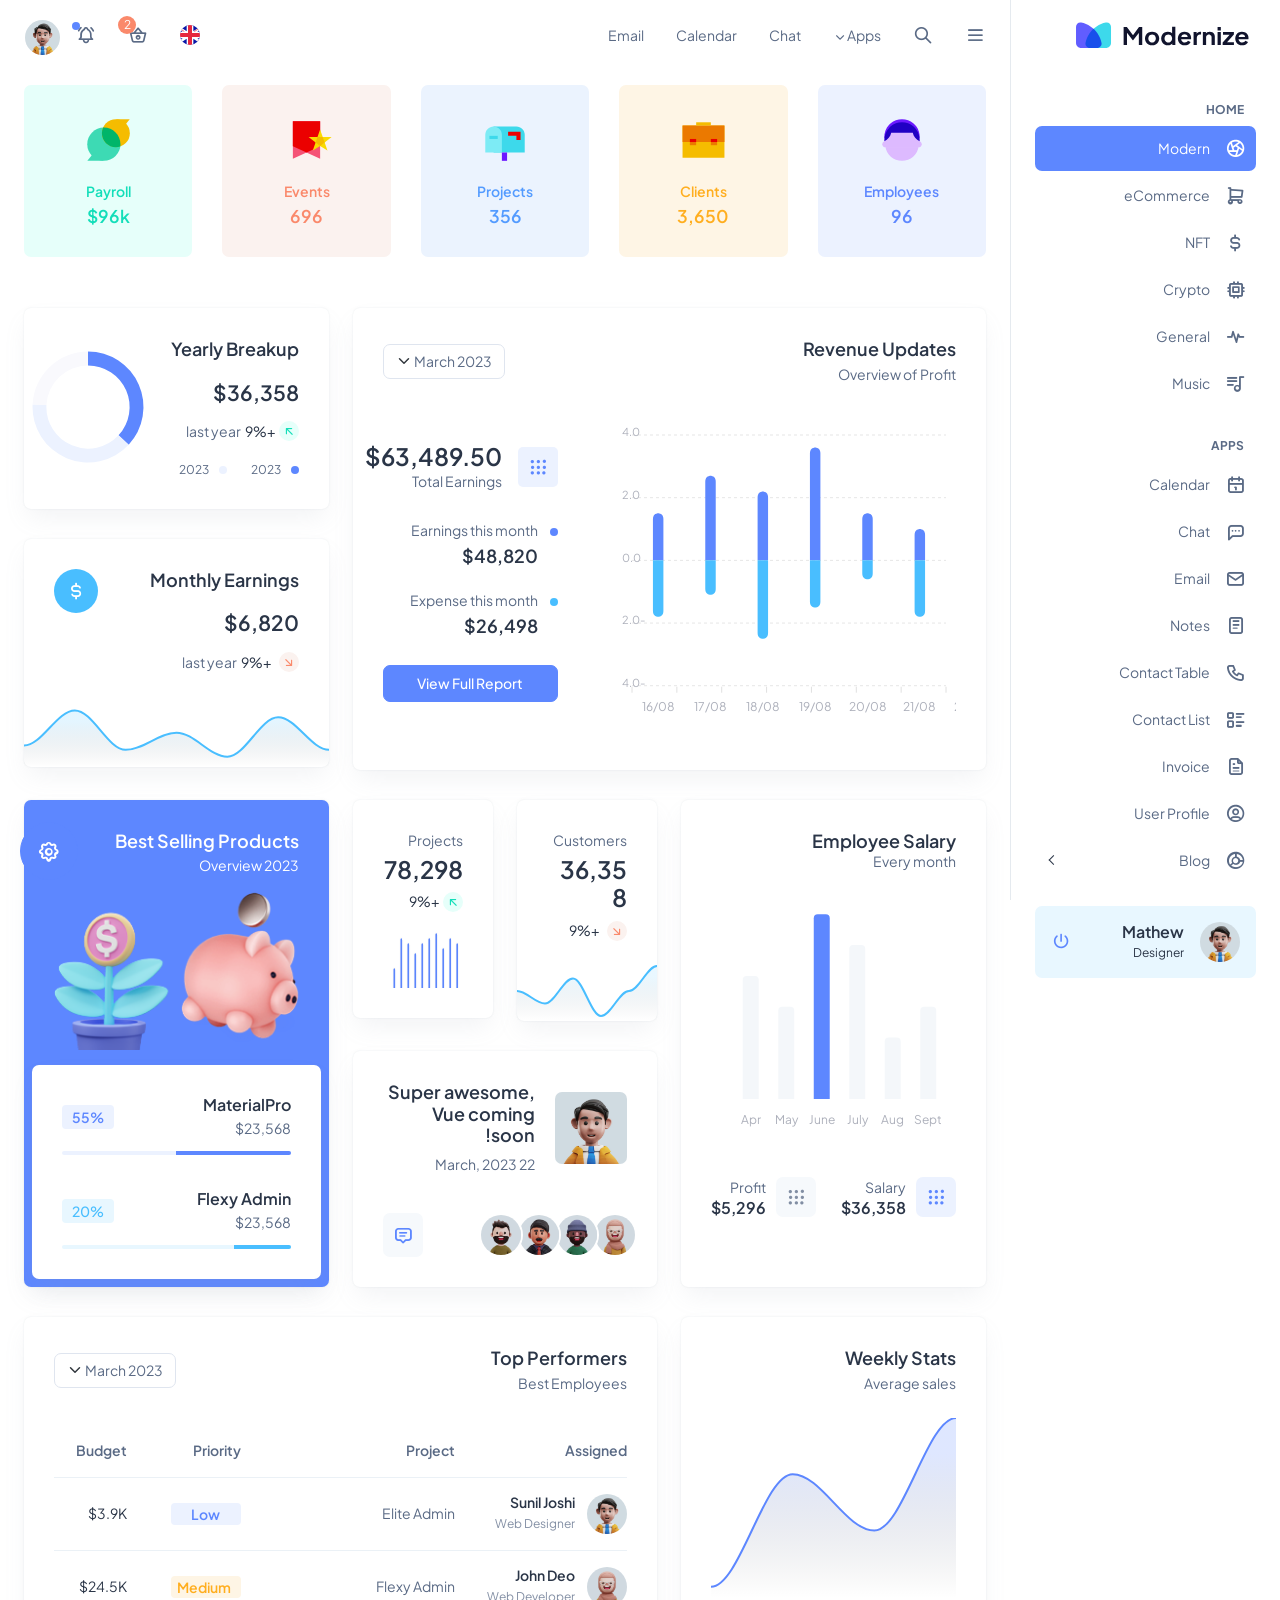
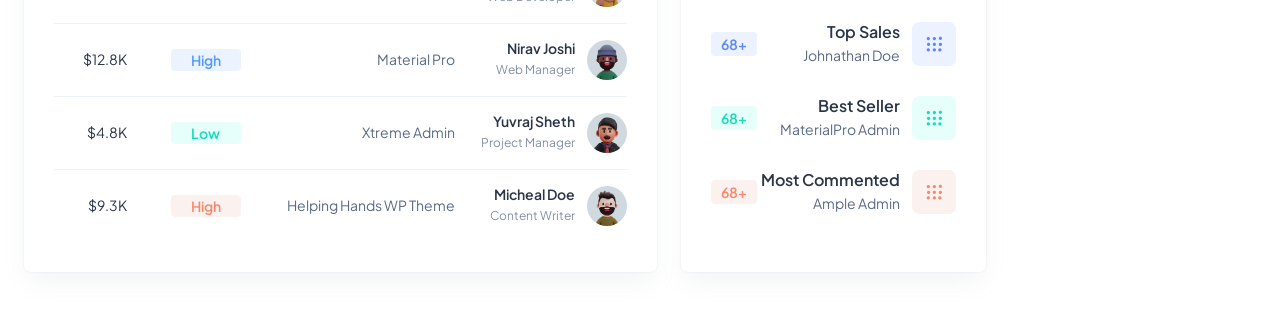
<file: public/backend/html/rtl/index.html>
<!DOCTYPE html>
<html lang="en" dir="rtl">
  <head>
    
    <!-- Title -->
    
    <title>Mordenize</title>

    
    <!-- Required Meta Tag -->
    
    <meta http-equiv="Content-Type" content="text/html; charset=UTF-8" />
    <meta name="viewport" content="width=device-width, initial-scale=1" />
    <meta name="handheldfriendly" content="true" />
    <meta name="MobileOptimized" content="width" />
    <meta name="description" content="Mordenize" />
    <meta name="author" content="" />
    <meta name="keywords" content="Mordenize" />
    <meta http-equiv="X-UA-Compatible" content="IE=edge" />

    
    <!-- Favicon -->
    
    <link rel="shortcut icon" type="image/png" href="../../dist/images/logos/favicon.ico" />
    
    
    <!-- Owl Carousel -->
    
    <link rel="stylesheet" href="../../dist/libs/owl.carousel/dist/assets/owl.carousel.min.css">

    
    <!-- Core Css -->
    
    
    <link id="themeColors" rel="stylesheet" href="../../dist/css/style.min.css" />
  </head>

  <body>
    
    <!-- Preloader -->
    
    <div class="preloader">
      <img src="../../dist/images/logos/favicon.ico" alt="loader" class="lds-ripple img-fluid" />
    </div>
    
    <!-- Body Wrapper -->
    
    <div
      class="page-wrapper"
      id="main-wrapper"
      data-layout="vertical"
      data-navbarbg="skin6"
      data-sidebartype="full"
      data-sidebar-position="fixed"
      data-header-position="fixed"
    >
      
      <!-- Sidebar Start -->
      
      <aside class="left-sidebar">
        <!-- Sidebar scroll-->
        <div>
          <div class="brand-logo d-flex align-items-center justify-content-between">
            <a href="./index.html" class="text-nowrap logo-img">
              <img src="../../dist/images/logos/dark-logo.svg" class="dark-logo" width="180" alt="" />
              <img src="../../dist/images/logos/light-logo.svg" class="light-logo"  width="180" alt="" />
            </a>
            <div class="close-btn d-lg-none d-block sidebartoggler cursor-pointer" id="sidebarCollapse">
              <i class="ti ti-x fs-8 text-muted"></i>
            </div>
          </div>
          <!-- Sidebar navigation-->
          <nav class="sidebar-nav scroll-sidebar" data-simplebar>
            <ul id="sidebarnav">
              <!-- ============================= -->
              <!-- Home -->
              <!-- ============================= -->
              <li class="nav-small-cap">
                <i class="ti ti-dots nav-small-cap-icon fs-4"></i>
                <span class="hide-menu">Home</span>
              </li>
              <!-- =================== -->
              <!-- Dashboard -->
              <!-- =================== -->
              <li class="sidebar-item">
                <a class="sidebar-link" href="./index.html" aria-expanded="false">
                  <span>
                    <i class="ti ti-aperture"></i>
                  </span>
                  <span class="hide-menu">Modern</span>
                </a>
              </li>
              <li class="sidebar-item">
                <a class="sidebar-link" href="./index2.html" aria-expanded="false">
                  <span>
                    <i class="ti ti-shopping-cart"></i>
                  </span>
                  <span class="hide-menu">eCommerce</span>
                </a>
              </li>
              <li class="sidebar-item">
                <a class="sidebar-link" href="./index3.html" aria-expanded="false">
                  <span>
                    <i class="ti ti-currency-dollar"></i>
                  </span>
                  <span class="hide-menu">NFT</span>
                </a>
              </li>
              <li class="sidebar-item">
                <a class="sidebar-link" href="./index4.html" aria-expanded="false">
                  <span>
                    <i class="ti ti-cpu"></i>
                  </span>
                  <span class="hide-menu">Crypto</span>
                </a>
              </li>
              <li class="sidebar-item">
                <a class="sidebar-link" href="./index5.html" aria-expanded="false">
                  <span>
                    <i class="ti ti-activity-heartbeat"></i>
                  </span>
                  <span class="hide-menu">General</span>
                </a>
              </li>
              <li class="sidebar-item">
                <a class="sidebar-link" href="./index6.html" aria-expanded="false">
                  <span>
                    <i class="ti ti-playlist"></i>
                  </span>
                  <span class="hide-menu">Music</span>
                </a>
              </li>
              <!-- ============================= -->
              <!-- Apps -->
              <!-- ============================= -->
              <li class="nav-small-cap">
                <i class="ti ti-dots nav-small-cap-icon fs-4"></i>
                <span class="hide-menu">Apps</span>
              </li>
              <li class="sidebar-item">
                <a class="sidebar-link" href="./app-calendar.html" aria-expanded="false">
                  <span>
                    <i class="ti ti-calendar"></i>
                  </span>
                  <span class="hide-menu">Calendar</span>
                </a>
              </li>
              <li class="sidebar-item">
                <a class="sidebar-link" href="./app-chat.html" aria-expanded="false">
                  <span>
                    <i class="ti ti-message-dots"></i>
                  </span>
                  <span class="hide-menu">Chat</span>
                </a>
              </li>
              <li class="sidebar-item">
                <a class="sidebar-link" href="./app-email.html" aria-expanded="false">
                  <span>
                    <i class="ti ti-mail"></i>
                  </span>
                  <span class="hide-menu">Email</span>
                </a>
              </li>
              <li class="sidebar-item">
                <a class="sidebar-link" href="./app-notes.html" aria-expanded="false">
                  <span>
                    <i class="ti ti-notes"></i>
                  </span>
                  <span class="hide-menu">Notes</span>
                </a>
              </li>
              <li class="sidebar-item">
                <a class="sidebar-link" href="./app-contact.html" aria-expanded="false">
                  <span>
                    <i class="ti ti-phone"></i>
                  </span>
                  <span class="hide-menu">Contact Table</span>
                </a>
              </li>
              <li class="sidebar-item">
                <a class="sidebar-link" href="./app-contact2.html" aria-expanded="false">
                  <span>
                    <i class="ti ti-list-details"></i>
                  </span>
                  <span class="hide-menu">Contact List</span>
                </a>
              </li>
              <li class="sidebar-item">
                <a class="sidebar-link" href="./app-invoice.html" aria-expanded="false">
                  <span>
                    <i class="ti ti-file-text"></i>
                  </span>
                  <span class="hide-menu">Invoice</span>
                </a>
              </li>
              <li class="sidebar-item">
                <a class="sidebar-link" href="./page-user-profile.html" aria-expanded="false">
                  <span>
                    <i class="ti ti-user-circle"></i>
                  </span>
                  <span class="hide-menu">User Profile</span>
                </a>
              </li>
              <li class="sidebar-item">
                <a class="sidebar-link has-arrow" href="#" aria-expanded="false">
                  <span class="d-flex">
                    <i class="ti ti-chart-donut-3"></i>
                  </span>
                  <span class="hide-menu">Blog</span>
                </a>
                <ul aria-expanded="false" class="collapse first-level">
                  <li class="sidebar-item">
                    <a href="./blog-posts.html" class="sidebar-link">
                      <div class="round-16 d-flex align-items-center justify-content-center">
                        <i class="ti ti-circle"></i>
                      </div>
                      <span class="hide-menu">Posts</span>
                    </a>
                  </li>
                  <li class="sidebar-item">
                    <a href="./blog-detail.html" class="sidebar-link">
                      <div class="round-16 d-flex align-items-center justify-content-center">
                        <i class="ti ti-circle"></i>
                      </div>
                      <span class="hide-menu">Details</span>
                    </a>
                  </li>
                </ul>
              </li>
              <li class="sidebar-item">
                <a class="sidebar-link has-arrow" href="#" aria-expanded="false">
                  <span class="d-flex">
                    <i class="ti ti-basket"></i>
                  </span>
                  <span class="hide-menu">Ecommerce</span>
                </a>
                <ul aria-expanded="false" class="collapse first-level">
                  <li class="sidebar-item">
                    <a href="./eco-shop.html" class="sidebar-link">
                      <div class="round-16 d-flex align-items-center justify-content-center">
                        <i class="ti ti-circle"></i>
                      </div>
                      <span class="hide-menu">Shop</span>
                    </a>
                  </li>
                  <li class="sidebar-item">
                    <a href="./eco-shop-detail.html" class="sidebar-link">
                      <div class="round-16 d-flex align-items-center justify-content-center">
                        <i class="ti ti-circle"></i>
                      </div>
                      <span class="hide-menu">Details</span>
                    </a>
                  </li>
                  <li class="sidebar-item">
                    <a href="./eco-product-list.html" class="sidebar-link">
                      <div class="round-16 d-flex align-items-center justify-content-center">
                        <i class="ti ti-circle"></i>
                      </div>
                      <span class="hide-menu">List</span>
                    </a>
                  </li>
                  <li class="sidebar-item">
                    <a href="./eco-checkout.html" class="sidebar-link">
                      <div class="round-16 d-flex align-items-center justify-content-center">
                        <i class="ti ti-circle"></i>
                      </div>
                      <span class="hide-menu">Checkout</span>
                    </a>
                  </li>
                </ul>
              </li>
              <!-- ============================= -->
              <!-- PAGES -->
              <!-- ============================= -->
              <li class="nav-small-cap">
                <i class="ti ti-dots nav-small-cap-icon fs-4"></i>
                <span class="hide-menu">PAGES</span>
              </li>
              <li class="sidebar-item">
                <a class="sidebar-link" href="./page-pricing.html" aria-expanded="false">
                  <span>
                    <i class="ti ti-currency-dollar"></i>
                  </span>
                  <span class="hide-menu">Pricing</span>
                </a>
              </li>
              <li class="sidebar-item">
                <a class="sidebar-link" href="./page-faq.html" aria-expanded="false">
                  <span>
                    <i class="ti ti-help"></i>
                  </span>
                  <span class="hide-menu">FAQ</span>
                </a>
              </li>
              <li class="sidebar-item">
                <a class="sidebar-link" href="./page-account-settings.html" aria-expanded="false">
                  <span>
                    <i class="ti ti-user-circle"></i>
                  </span>
                  <span class="hide-menu">Account Setting</span>
                </a>
              </li>
              <li class="sidebar-item">
                <a class="sidebar-link" href="../../../landingpage/index.html" aria-expanded="false">
                  <span>
                    <i class="ti ti-app-window"></i>
                  </span>
                  <span class="hide-menu">Landing Page</span>
                </a>
              </li>
              <li class="sidebar-item">
                <a class="sidebar-link has-arrow" href="#" aria-expanded="false">
                  <span class="d-flex">
                    <i class="ti ti-layout"></i>
                  </span>
                  <span class="hide-menu">Widgets</span>
                </a>
                <ul aria-expanded="false" class="collapse first-level">
                  <li class="sidebar-item">
                    <a href="./widgets-cards.html" class="sidebar-link">
                      <div class="round-16 d-flex align-items-center justify-content-center">
                        <i class="ti ti-circle"></i>
                      </div>
                      <span class="hide-menu">Cards</span>
                    </a>
                  </li>
                  <li class="sidebar-item">
                    <a href="./widgets-banners.html" class="sidebar-link">
                      <div class="round-16 d-flex align-items-center justify-content-center">
                        <i class="ti ti-circle"></i>
                      </div>
                      <span class="hide-menu">Banner</span>
                    </a>
                  </li>
                  <li class="sidebar-item">
                    <a href="./widgets-charts.html" class="sidebar-link">
                      <div class="round-16 d-flex align-items-center justify-content-center">
                        <i class="ti ti-circle"></i>
                      </div>
                      <span class="hide-menu">Charts</span>
                    </a>
                  </li>
                  <li class="sidebar-item">
                    <a href="./widgets-feeds.html" class="sidebar-link">
                      <div class="round-16 d-flex align-items-center justify-content-center">
                        <i class="ti ti-circle"></i>
                      </div>
                      <span class="hide-menu">Feed Widgets</span>
                    </a>
                  </li>
                  <li class="sidebar-item">
                    <a href="./widgets-apps.html" class="sidebar-link">
                      <div class="round-16 d-flex align-items-center justify-content-center">
                        <i class="ti ti-circle"></i>
                      </div>
                      <span class="hide-menu">Apps Widgets</span>
                    </a>
                  </li>
                  <li class="sidebar-item">
                    <a href="./widgets-data.html" class="sidebar-link">
                      <div class="round-16 d-flex align-items-center justify-content-center">
                        <i class="ti ti-circle"></i>
                      </div>
                      <span class="hide-menu">Data Widgets</span>
                    </a>
                  </li>
                </ul>
              </li>
              <!-- ============================= -->
              <!-- UI -->
              <!-- ============================= -->
              <li class="nav-small-cap">
                <i class="ti ti-dots nav-small-cap-icon fs-4"></i>
                <span class="hide-menu">UI</span>
              </li>
              <!-- =================== -->
              <!-- UI Elements -->
              <!-- =================== -->
              <li class="sidebar-item">
                <a class="sidebar-link has-arrow" href="#" aria-expanded="false">
                  <span class="d-flex">
                    <i class="ti ti-layout-grid"></i>
                  </span>
                  <span class="hide-menu">UI Elements</span>
                </a>
                <ul aria-expanded="false" class="collapse first-level">
                  <li class="sidebar-item">
                    <a href="./ui-accordian.html" class="sidebar-link">
                      <div class="round-16 d-flex align-items-center justify-content-center">
                        <i class="ti ti-circle"></i>
                      </div>
                      <span class="hide-menu">Accordian</span>
                    </a>
                  </li>
                  <li class="sidebar-item">
                    <a href="./ui-badge.html" class="sidebar-link">
                      <div class="round-16 d-flex align-items-center justify-content-center">
                        <i class="ti ti-circle"></i>
                      </div>
                      <span class="hide-menu">Badge</span>
                    </a>
                  </li>
                  <li class="sidebar-item">
                    <a href="./ui-buttons.html" class="sidebar-link">
                      <div class="round-16 d-flex align-items-center justify-content-center">
                        <i class="ti ti-circle"></i>
                      </div>
                      <span class="hide-menu">Buttons</span>
                    </a>
                  </li>
                  <li class="sidebar-item">
                    <a href="./ui-dropdowns.html" class="sidebar-link">
                      <div class="round-16 d-flex align-items-center justify-content-center">
                        <i class="ti ti-circle"></i>
                      </div>
                      <span class="hide-menu">Dropdowns</span>
                    </a>
                  </li>
                  <li class="sidebar-item">
                    <a href="./ui-modals.html" class="sidebar-link">
                      <div class="round-16 d-flex align-items-center justify-content-center">
                        <i class="ti ti-circle"></i>
                      </div>
                      <span class="hide-menu">Modals</span>
                    </a>
                  </li>
                  <li class="sidebar-item">
                    <a href="./ui-tab.html" class="sidebar-link">
                      <div class="round-16 d-flex align-items-center justify-content-center">
                        <i class="ti ti-circle"></i>
                      </div>
                      <span class="hide-menu">Tab</span>
                    </a>
                  </li>
                  <li class="sidebar-item">
                    <a href="./ui-tooltip-popover.html" class="sidebar-link">
                      <div class="round-16 d-flex align-items-center justify-content-center">
                        <i class="ti ti-circle"></i>
                      </div>
                      <span class="hide-menu">Tooltip & Popover</span>
                    </a>
                  </li>
                  <li class="sidebar-item">
                    <a href="./ui-notification.html" class="sidebar-link">
                      <div class="round-16 d-flex align-items-center justify-content-center">
                        <i class="ti ti-circle"></i>
                      </div>
                      <span class="hide-menu">Notification</span>
                    </a>
                  </li>
                  <li class="sidebar-item">
                    <a href="./ui-progressbar.html" class="sidebar-link">
                      <div class="round-16 d-flex align-items-center justify-content-center">
                        <i class="ti ti-circle"></i>
                      </div>
                      <span class="hide-menu">Progressbar</span>
                    </a>
                  </li>
                  <li class="sidebar-item">
                    <a href="./ui-pagination.html" class="sidebar-link">
                      <div class="round-16 d-flex align-items-center justify-content-center">
                        <i class="ti ti-circle"></i>
                      </div>
                      <span class="hide-menu">Pagination</span>
                    </a>
                  </li>
                  <li class="sidebar-item">
                    <a href="./ui-typography.html" class="sidebar-link">
                      <div class="round-16 d-flex align-items-center justify-content-center">
                        <i class="ti ti-circle"></i>
                      </div>
                      <span class="hide-menu">Typography</span>
                    </a>
                  </li>
                  <li class="sidebar-item">
                    <a href="./ui-bootstrap-ui.html" class="sidebar-link">
                      <div class="round-16 d-flex align-items-center justify-content-center">
                        <i class="ti ti-circle"></i>
                      </div>
                      <span class="hide-menu">Bootstrap UI</span>
                    </a>
                  </li>
                  <li class="sidebar-item">
                    <a href="./ui-breadcrumb.html" class="sidebar-link">
                      <div class="round-16 d-flex align-items-center justify-content-center">
                        <i class="ti ti-circle"></i>
                      </div>
                      <span class="hide-menu">Breadcrumb</span>
                    </a>
                  </li>
                  <li class="sidebar-item">
                    <a href="./ui-offcanvas.html" class="sidebar-link">
                      <div class="round-16 d-flex align-items-center justify-content-center">
                        <i class="ti ti-circle"></i>
                      </div>
                      <span class="hide-menu">Offcanvas</span>
                    </a>
                  </li>
                  <li class="sidebar-item">
                    <a href="./ui-lists.html" class="sidebar-link">
                      <div class="round-16 d-flex align-items-center justify-content-center">
                        <i class="ti ti-circle"></i>
                      </div>
                      <span class="hide-menu">Lists</span>
                    </a>
                  </li>
                  <li class="sidebar-item">
                    <a href="./ui-grid.html" class="sidebar-link">
                      <div class="round-16 d-flex align-items-center justify-content-center">
                        <i class="ti ti-circle"></i>
                      </div>
                      <span class="hide-menu">Grid</span>
                    </a>
                  </li>
                  <li class="sidebar-item">
                    <a href="./ui-carousel.html" class="sidebar-link">
                      <div class="round-16 d-flex align-items-center justify-content-center">
                        <i class="ti ti-circle"></i>
                      </div>
                      <span class="hide-menu">Carousel</span>
                    </a>
                  </li>
                  <li class="sidebar-item">
                    <a href="./ui-scrollspy.html" class="sidebar-link">
                      <div class="round-16 d-flex align-items-center justify-content-center">
                        <i class="ti ti-circle"></i>
                      </div>
                      <span class="hide-menu">Scrollspy</span>
                    </a>
                  </li>
                  <li class="sidebar-item">
                    <a href="./ui-spinner.html" class="sidebar-link">
                      <div class="round-16 d-flex align-items-center justify-content-center">
                        <i class="ti ti-circle"></i>
                      </div>
                      <span class="hide-menu">Spinner</span>
                    </a>
                  </li>
                  <li class="sidebar-item mb-3">
                    <a href="./ui-link.html" class="sidebar-link">
                      <div class="round-16 d-flex align-items-center justify-content-center">
                        <i class="ti ti-circle"></i>
                      </div>
                      <span class="hide-menu">Link</span>
                    </a>
                  </li>
                </ul>
              </li>

              <!-- ============================= -->
              <!-- Cards -->
              <!-- ============================= -->
              <li class="sidebar-item">
                <a class="sidebar-link has-arrow" href="#" aria-expanded="false">
                  <span class="d-flex">
                    <i class="ti ti-cards"></i>
                  </span>
                  <span class="hide-menu">Cards</span>
                </a>
                <ul aria-expanded="false" class="collapse first-level">
                  <li class="sidebar-item">
                    <a href="./ui-cards.html" class="sidebar-link">
                      <div class="round-16 d-flex align-items-center justify-content-center">
                        <i class="ti ti-circle"></i>
                      </div>
                      <span class="hide-menu">Basic Cards</span>
                    </a>
                  </li>
                  <li class="sidebar-item">
                    <a href="./ui-card-customs.html" class="sidebar-link">
                      <div class="round-16 d-flex align-items-center justify-content-center">
                        <i class="ti ti-circle"></i>
                      </div>
                      <span class="hide-menu">Custom Cards</span>
                    </a>
                  </li>
                  <li class="sidebar-item">
                    <a href="./ui-card-weather.html" class="sidebar-link">
                      <div class="round-16 d-flex align-items-center justify-content-center">
                        <i class="ti ti-circle"></i>
                      </div>
                      <span class="hide-menu">Weather Cards</span>
                    </a>
                  </li>
                  <li class="sidebar-item">
                    <a href="./ui-card-draggable.html" class="sidebar-link">
                      <div class="round-16 d-flex align-items-center justify-content-center">
                        <i class="ti ti-circle"></i>
                      </div>
                      <span class="hide-menu">Draggable Cards</span>
                    </a>
                  </li>
                </ul>
              </li>

              <!-- ============================= -->
              <!-- Component -->
              <!-- ============================= -->
              <li class="sidebar-item">
                <a class="sidebar-link has-arrow" href="#" aria-expanded="false">
                  <span class="d-flex">
                    <i class="ti ti-components"></i>
                  </span>
                  <span class="hide-menu">Component</span>
                </a>
                <ul aria-expanded="false" class="collapse first-level">
                  <li class="sidebar-item">
                    <a href="./component-sweetalert.html" class="sidebar-link">
                      <div class="round-16 d-flex align-items-center justify-content-center">
                        <i class="ti ti-circle"></i>
                      </div>
                      <span class="hide-menu">Sweet Alert</span>
                    </a>
                  </li>
                  <li class="sidebar-item">
                    <a href="./component-nestable.html" class="sidebar-link">
                      <div class="round-16 d-flex align-items-center justify-content-center">
                        <i class="ti ti-circle"></i>
                      </div>
                      <span class="hide-menu">Nestable</span>
                    </a>
                  </li>
                  <li class="sidebar-item">
                    <a href="./component-noui-slider.html" class="sidebar-link">
                      <div class="round-16 d-flex align-items-center justify-content-center">
                        <i class="ti ti-circle"></i>
                      </div>
                      <span class="hide-menu">Noui slider</span>
                    </a>
                  </li>
                  <li class="sidebar-item">
                    <a href="./component-rating.html" class="sidebar-link">
                      <div class="round-16 d-flex align-items-center justify-content-center">
                        <i class="ti ti-circle"></i>
                      </div>
                      <span class="hide-menu">Rating</span>
                    </a>
                  </li>
                  <li class="sidebar-item">
                    <a href="./component-toastr.html" class="sidebar-link">
                      <div class="round-16 d-flex align-items-center justify-content-center">
                        <i class="ti ti-circle"></i>
                      </div>
                      <span class="hide-menu">Toastr</span>
                    </a>
                  </li>
                </ul>
              </li>

              <!-- ============================= -->
              <!-- Forms -->
              <!-- ============================= -->
              <li class="nav-small-cap">
                <i class="ti ti-dots nav-small-cap-icon fs-4"></i>
                <span class="hide-menu">Forms</span>
              </li>
              <!-- =================== -->
              <!-- Form Elements -->
              <!-- =================== -->
              <li class="sidebar-item">
                <a class="sidebar-link has-arrow" href="#" aria-expanded="false">
                  <span class="d-flex">
                    <i class="ti ti-file-text"></i>
                  </span>
                  <span class="hide-menu">Form Elements</span>
                </a>
                <ul aria-expanded="false" class="collapse first-level">
                  <li class="sidebar-item">
                    <a href="./form-inputs.html" class="sidebar-link">
                      <div class="round-16 d-flex align-items-center justify-content-center">
                        <i class="ti ti-circle"></i>
                      </div>
                      <span class="hide-menu">Forms Input</span>
                    </a>
                  </li>
                  <li class="sidebar-item">
                    <a href="./form-input-groups.html" class="sidebar-link">
                      <div class="round-16 d-flex align-items-center justify-content-center">
                        <i class="ti ti-circle"></i>
                      </div>
                      <span class="hide-menu">Input Groups</span>
                    </a>
                  </li>
                  <li class="sidebar-item">
                    <a href="./form-input-grid.html" class="sidebar-link">
                      <div class="round-16 d-flex align-items-center justify-content-center">
                        <i class="ti ti-circle"></i>
                      </div>
                      <span class="hide-menu">Input Grid</span>
                    </a>
                  </li>
                  <li class="sidebar-item">
                    <a href="./form-checkbox-radio.html" class="sidebar-link">
                      <div class="round-16 d-flex align-items-center justify-content-center">
                        <i class="ti ti-circle"></i>
                      </div>
                      <span class="hide-menu">Checkbox & Radios</span>
                    </a>
                  </li>
                  <li class="sidebar-item">
                    <a href="./form-bootstrap-touchspin.html" class="sidebar-link">
                      <div class="round-16 d-flex align-items-center justify-content-center">
                        <i class="ti ti-circle"></i>
                      </div>
                      <span class="hide-menu">Bootstrap Touchspin</span>
                    </a>
                  </li>
                  <li class="sidebar-item">
                    <a href="./form-bootstrap-switch.html" class="sidebar-link">
                      <div class="round-16 d-flex align-items-center justify-content-center">
                        <i class="ti ti-circle"></i>
                      </div>
                      <span class="hide-menu">Bootstrap Switch</span>
                    </a>
                  </li>
                  <li class="sidebar-item">
                    <a href="./form-select2.html" class="sidebar-link">
                      <div class="round-16 d-flex align-items-center justify-content-center">
                        <i class="ti ti-circle"></i>
                      </div>
                      <span class="hide-menu">Select2</span>
                    </a>
                  </li>
                  <li class="sidebar-item mb-3">
                    <a href="./form-dual-listbox.html" class="sidebar-link">
                      <div class="round-16 d-flex align-items-center justify-content-center">
                        <i class="ti ti-circle"></i>
                      </div>
                      <span class="hide-menu">Dual Listbox</span>
                    </a>
                  </li>
                </ul>
              </li>

              <!-- =================== -->
              <!-- Form Addons -->
              <!-- =================== -->
              <li class="sidebar-item">
                <a class="sidebar-link has-arrow" href="#" aria-expanded="false">
                  <span class="d-flex">
                    <i class="ti ti-qrcode"></i>
                  </span>
                  <span class="hide-menu">Form Addons</span>
                </a>
                <ul aria-expanded="false" class="collapse first-level">
                  <li class="sidebar-item">
                    <a href="./form-paginator.html" class="sidebar-link">
                      <div class="round-16 d-flex align-items-center justify-content-center">
                        <i class="ti ti-circle"></i>
                      </div>
                      <span class="hide-menu">Paginator</span>
                    </a>
                  </li>
                  <li class="sidebar-item">
                    <a href="./form-img-cropper.html" class="sidebar-link">
                      <div class="round-16 d-flex align-items-center justify-content-center">
                        <i class="ti ti-circle"></i>
                      </div>
                      <span class="hide-menu">Image Cropper</span>
                    </a>
                  </li>
                  <li class="sidebar-item">
                    <a href="./form-dropzone.html" class="sidebar-link">
                      <div class="round-16 d-flex align-items-center justify-content-center">
                        <i class="ti ti-circle"></i>
                      </div>
                      <span class="hide-menu">Dropzone</span>
                    </a>
                  </li>
                  <li class="sidebar-item">
                    <a href="./form-mask.html" class="sidebar-link">
                      <div class="round-16 d-flex align-items-center justify-content-center">
                        <i class="ti ti-circle"></i>
                      </div>
                      <span class="hide-menu">Form Mask</span>
                    </a>
                  </li>
                  <li class="sidebar-item">
                    <a href="./form-typeahead.html" class="sidebar-link">
                      <div class="round-16 d-flex align-items-center justify-content-center">
                        <i class="ti ti-circle"></i>
                      </div>
                      <span class="hide-menu">Form Typehead</span>
                    </a>
                  </li>
                </ul>
              </li>

              <!-- =================== -->
              <!-- Form Validation -->
              <!-- =================== -->
              <li class="sidebar-item">
                <a class="sidebar-link has-arrow" href="#" aria-expanded="false">
                  <span class="d-flex">
                    <i class="ti ti-alert-circle"></i>
                  </span>
                  <span class="hide-menu">Form Validation</span>
                </a>
                <ul aria-expanded="false" class="collapse first-level">
                  <li class="sidebar-item">
                    <a href="./form-bootstrap-validation.html" class="sidebar-link">
                      <div class="round-16 d-flex align-items-center justify-content-center">
                        <i class="ti ti-circle"></i>
                      </div>
                      <span class="hide-menu">Bootstrap Validation</span>
                    </a>
                  </li>
                  <li class="sidebar-item">
                    <a href="./form-custom-validation.html" class="sidebar-link">
                      <div class="round-16 d-flex align-items-center justify-content-center">
                        <i class="ti ti-circle"></i>
                      </div>
                      <span class="hide-menu">Custom Validation</span>
                    </a>
                  </li>
                </ul>
              </li>

              <!-- =================== -->
              <!-- Form Pickers -->
              <!-- =================== -->
              <li class="sidebar-item">
                <a class="sidebar-link has-arrow" href="#" aria-expanded="false">
                  <span class="d-flex">
                    <i class="ti ti-file-pencil"></i>
                  </span>
                  <span class="hide-menu">Form Pickers</span>
                </a>
                <ul aria-expanded="false" class="collapse first-level">
                  <li class="sidebar-item">
                    <a href="./form-picker-colorpicker.html" class="sidebar-link">
                      <div class="round-16 d-flex align-items-center justify-content-center">
                        <i class="ti ti-circle"></i>
                      </div>
                      <span class="hide-menu">Colorpicker</span>
                    </a>
                  </li>
                  <li class="sidebar-item">
                    <a href="./form-picker-datetimepicker.html" class="sidebar-link">
                      <div class="round-16 d-flex align-items-center justify-content-center">
                        <i class="ti ti-circle"></i>
                      </div>
                      <span class="hide-menu">Datetimepicker</span>
                    </a>
                  </li>
                  <li class="sidebar-item">
                    <a href="./form-picker-bootstrap-rangepicker.html" class="sidebar-link">
                      <div class="round-16 d-flex align-items-center justify-content-center">
                        <i class="ti ti-circle"></i>
                      </div>
                      <span class="hide-menu">Bootstrap Rangepicker</span>
                    </a>
                  </li>
                  <li class="sidebar-item">
                    <a href="./form-picker-bootstrap-datepicker.html" class="sidebar-link">
                      <div class="round-16 d-flex align-items-center justify-content-center">
                        <i class="ti ti-circle"></i>
                      </div>
                      <span class="hide-menu">Bootstrap Datepicker</span>
                    </a>
                  </li>
                  <li class="sidebar-item">
                    <a href="./form-picker-material-datepicker.html" class="sidebar-link">
                      <div class="round-16 d-flex align-items-center justify-content-center">
                        <i class="ti ti-circle"></i>
                      </div>
                      <span class="hide-menu">Material Datepicker</span>
                    </a>
                  </li>
                </ul>
              </li>

              <!-- =================== -->
              <!-- Form Editor -->
              <!-- =================== -->
              <li class="sidebar-item">
                <a class="sidebar-link has-arrow" href="#" aria-expanded="false">
                  <span class="d-flex">
                    <i class="ti ti-dna"></i>
                  </span>
                  <span class="hide-menu">Form Editor</span>
                </a>
                <ul aria-expanded="false" class="collapse first-level">
                  <li class="sidebar-item">
                    <a href="./form-editor-ckeditor.html" class="sidebar-link">
                      <div class="round-16 d-flex align-items-center justify-content-center">
                        <i class="ti ti-circle"></i>
                      </div>
                      <span class="hide-menu">Ck Editor</span>
                    </a>
                  </li>
                  <li class="sidebar-item">
                    <a href="./form-editor-quill.html" class="sidebar-link">
                      <div class="round-16 d-flex align-items-center justify-content-center">
                        <i class="ti ti-circle"></i>
                      </div>
                      <span class="hide-menu">Quill Editor</span>
                    </a>
                  </li>
                  <li class="sidebar-item">
                    <a href="./form-editor-summernote.html" class="sidebar-link">
                      <div class="round-16 d-flex align-items-center justify-content-center">
                        <i class="ti ti-circle"></i>
                      </div>
                      <span class="hide-menu">Summernote Editor</span>
                    </a>
                  </li>
                  <li class="sidebar-item">
                    <a href="./form-editor-tinymce.html" class="sidebar-link">
                      <div class="round-16 d-flex align-items-center justify-content-center">
                        <i class="ti ti-circle"></i>
                      </div>
                      <span class="hide-menu">Tinymce Edtor</span>
                    </a>
                  </li>
                </ul>
              </li>

              <!-- =================== -->
              <!-- Form Input -->
              <!-- =================== -->
              <li class="sidebar-item">
                <a class="sidebar-link" href="./form-basic.html" aria-expanded="false">
                  <span class="d-flex">
                    <i class="ti ti-archive"></i>
                  </span>
                  <span class="hide-menu">Basic Form</span>
                </a>
              </li>
              <li class="sidebar-item">
                <a class="sidebar-link" href="./form-vertical.html" aria-expanded="false">
                  <span class="d-flex">
                    <i class="ti ti-box-align-left"></i>
                  </span>
                  <span class="hide-menu">Form Vertical</span>
                </a>
              </li>
              <li class="sidebar-item">
                <a class="sidebar-link" href="./form-horizontal.html" aria-expanded="false">
                  <span class="d-flex">
                    <i class="ti ti-box-align-bottom"></i>
                  </span>
                  <span class="hide-menu">Form Horizontal</span>
                </a>
              </li>
              <li class="sidebar-item">
                <a class="sidebar-link" href="./form-actions.html" aria-expanded="false">
                  <span class="d-flex">
                    <i class="ti ti-file-export"></i>
                  </span>
                  <span class="hide-menu">Form Actions</span>
                </a>
              </li>
              <li class="sidebar-item">
                <a class="sidebar-link" href="./form-row-separator.html" aria-expanded="false">
                  <span class="d-flex">
                    <i class="ti ti-separator-horizontal"></i>
                  </span>
                  <span class="hide-menu">Row Separator</span>
                </a>
              </li>
              <li class="sidebar-item">
                <a class="sidebar-link" href="./form-bordered.html" aria-expanded="false">
                  <span class="d-flex">
                    <i class="ti ti-border-outer"></i>
                  </span>
                  <span class="hide-menu">Form Bordered</span>
                </a>
              </li>
              <li class="sidebar-item">
                <a class="sidebar-link" href="./form-detail.html" aria-expanded="false">
                  <span class="d-flex">
                    <i class="ti ti-file-description"></i>
                  </span>
                  <span class="hide-menu">Form Detail</span>
                </a>
              </li>
              <li class="sidebar-item">
                <a class="sidebar-link" href="./form-striped-row.html" aria-expanded="false">
                  <span class="d-flex">
                    <i class="ti ti-file-analytics"></i>
                  </span>
                  <span class="hide-menu">Striped Rows</span>
                </a>
              </li>
              <li class="sidebar-item">
                <a class="sidebar-link" href="./form-floating-input.html" aria-expanded="false">
                  <span class="d-flex">
                    <i class="ti ti-file-dots"></i>
                  </span>
                  <span class="hide-menu">Form Floating Input</span>
                </a>
              </li>
              <!-- =================== -->
              <!-- Form Wizard -->
              <!-- =================== -->
              <li class="sidebar-item">
                <a class="sidebar-link" href="./form-wizard.html" aria-expanded="false">
                  <span class="d-flex">
                    <i class="ti ti-files"></i>
                  </span>
                  <span class="hide-menu">Form Wizard</span>
                </a>
              </li>
              <!-- =================== -->
              <!-- Form Repeater -->
              <!-- =================== -->
              <li class="sidebar-item">
                <a class="sidebar-link" href="./form-repeater.html" aria-expanded="false">
                  <span class="d-flex">
                    <i class="ti ti-topology-star-3"></i>
                  </span>
                  <span class="hide-menu">Form Repeater</span>
                </a>
              </li>
              <!-- ============================= -->
              <!-- Tables -->
              <!-- ============================= -->
              <li class="nav-small-cap">
                <i class="ti ti-dots nav-small-cap-icon fs-4"></i>
                <span class="hide-menu">Tables</span>
              </li>
              <!-- =================== -->
              <!-- Bootstrap Table -->
              <!-- =================== -->
              <li class="sidebar-item">
                <a class="sidebar-link has-arrow" href="#" aria-expanded="false">
                  <span class="d-flex">
                    <i class="ti ti-layout-sidebar"></i>
                  </span>
                  <span class="hide-menu">Bootstrap Table</span>
                </a>
                <ul aria-expanded="false" class="collapse first-level">
                  <li class="sidebar-item">
                    <a href="./table-basic.html" class="sidebar-link">
                      <div class="round-16 d-flex align-items-center justify-content-center">
                        <i class="ti ti-circle"></i>
                      </div>
                      <span class="hide-menu">Basic Table</span>
                    </a>
                  </li>
                  <li class="sidebar-item">
                    <a href="./table-dark-basic.html" class="sidebar-link">
                      <div class="round-16 d-flex align-items-center justify-content-center">
                        <i class="ti ti-circle"></i>
                      </div>
                      <span class="hide-menu">Dark Basic Table</span>
                    </a>
                  </li>
                  <li class="sidebar-item">
                    <a href="./table-sizing.html" class="sidebar-link">
                      <div class="round-16 d-flex align-items-center justify-content-center">
                        <i class="ti ti-circle"></i>
                      </div>
                      <span class="hide-menu">Sizing Table</span>
                    </a>
                  </li>
                  <li class="sidebar-item mb-3">
                    <a href="./table-layout-coloured.html" class="sidebar-link">
                      <div class="round-16 d-flex align-items-center justify-content-center">
                        <i class="ti ti-circle"></i>
                      </div>
                      <span class="hide-menu">Coloured Table</span>
                    </a>
                  </li>
                </ul>
              </li>
              <!-- =================== -->
              <!-- Datatable -->
              <!-- =================== -->
              <li class="sidebar-item">
                <a class="sidebar-link has-arrow" href="#" aria-expanded="false">
                  <span class="d-flex">
                    <i class="ti ti-air-conditioning-disabled"></i>
                  </span>
                  <span class="hide-menu">Datatables</span>
                </a>
                <ul aria-expanded="false" class="collapse first-level">
                  <li class="sidebar-item">
                    <a href="./table-datatable-basic.html" class="sidebar-link">
                      <div class="round-16 d-flex align-items-center justify-content-center">
                        <i class="ti ti-circle"></i>
                      </div>
                      <span class="hide-menu">Basic Initialisation</span>
                    </a>
                  </li>
                  <li class="sidebar-item">
                    <a href="./table-datatable-api.html" class="sidebar-link">
                      <div class="round-16 d-flex align-items-center justify-content-center">
                        <i class="ti ti-circle"></i>
                      </div>
                      <span class="hide-menu">API</span>
                    </a>
                  </li>
                  <li class="sidebar-item">
                    <a href="./table-datatable-advanced.html" class="sidebar-link">
                      <div class="round-16 d-flex align-items-center justify-content-center">
                        <i class="ti ti-circle"></i>
                      </div>
                      <span class="hide-menu">Advanced Initialisation</span>
                    </a>
                  </li>
                </ul>
              </li>
              <!-- =================== -->
              <!-- Table Jsgrid -->
              <!-- =================== -->
              <li class="sidebar-item">
                <a class="sidebar-link" href="./table-jsgrid.html" aria-expanded="false">
                  <span class="d-flex">
                    <i class="ti ti-border-top"></i>
                  </span>
                  <span class="hide-menu">Table Jsgrid</span>
                </a>
              </li>
              <!-- =================== -->
              <!-- Table Responsive -->
              <!-- =================== -->
              <li class="sidebar-item">
                <a class="sidebar-link" href="./table-responsive.html" aria-expanded="false">
                  <span class="d-flex">
                    <i class="ti ti-border-style"></i>
                  </span>
                  <span class="hide-menu">Table Responsive</span>
                </a>
              </li>
              <!-- =================== -->
              <!-- Table Footable -->
              <!-- =================== -->
              <li class="sidebar-item">
                <a class="sidebar-link" href="./table-footable.html" aria-expanded="false">
                  <span class="d-flex">
                    <i class="ti ti-border-none"></i>
                  </span>
                  <span class="hide-menu">Table Footable</span>
                </a>
              </li>
              <!-- =================== -->
              <!-- Table Editable -->
              <!-- =================== -->
              <li class="sidebar-item">
                <a class="sidebar-link" href="./table-editable.html" aria-expanded="false">
                  <span class="d-flex">
                    <i class="ti ti-table-filled"></i>
                  </span>
                  <span class="hide-menu">Table Editable</span>
                </a>
              </li>
              <!-- =================== -->
              <!-- Table Bootstrap -->
              <!-- =================== -->
              <li class="sidebar-item">
                <a class="sidebar-link" href="./table-bootstrap.html" aria-expanded="false">
                  <span class="d-flex">
                    <i class="ti ti-border-outer"></i>
                  </span>
                  <span class="hide-menu">Table Bootstrap</span>
                </a>
              </li>
              <!-- ============================= -->
              <!-- Charts -->
              <!-- ============================= -->
              <li class="nav-small-cap">
                <i class="ti ti-dots nav-small-cap-icon fs-4"></i>
                <span class="hide-menu">Charts</span>
              </li>
              <!-- =================== -->
              <!-- Apex Chart -->
              <!-- =================== -->
              <li class="sidebar-item">
                <a class="sidebar-link has-arrow" href="#" aria-expanded="false">
                  <span class="d-flex">
                    <i class="ti ti-chart-pie"></i>
                  </span>
                  <span class="hide-menu">Apex Charts</span>
                </a>
                <ul aria-expanded="false" class="collapse first-level">
                  <li class="sidebar-item">
                    <a href="./chart-apex-line.html" class="sidebar-link">
                      <div class="round-16 d-flex align-items-center justify-content-center">
                        <i class="ti ti-circle"></i>
                      </div>
                      <span class="hide-menu">Line Chart</span>
                    </a>
                  </li>
                  <li class="sidebar-item">
                    <a href="./chart-apex-area.html" class="sidebar-link">
                      <div class="round-16 d-flex align-items-center justify-content-center">
                        <i class="ti ti-circle"></i>
                      </div>
                      <span class="hide-menu">Area Chart</span>
                    </a>
                  </li>
                  <li class="sidebar-item">
                    <a href="./chart-apex-bar.html" class="sidebar-link">
                      <div class="round-16 d-flex align-items-center justify-content-center">
                        <i class="ti ti-circle"></i>
                      </div>
                      <span class="hide-menu">Bar Chart</span>
                    </a>
                  </li>
                  <li class="sidebar-item">
                    <a href="./chart-apex-pie.html" class="sidebar-link">
                      <div class="round-16 d-flex align-items-center justify-content-center">
                        <i class="ti ti-circle"></i>
                      </div>
                      <span class="hide-menu">Pie Chart</span>
                    </a>
                  </li>
                  <li class="sidebar-item">
                    <a href="./chart-apex-radial.html" class="sidebar-link">
                      <div class="round-16 d-flex align-items-center justify-content-center">
                        <i class="ti ti-circle"></i>
                      </div>
                      <span class="hide-menu">Radial Chart</span>
                    </a>
                  </li>
                  <li class="sidebar-item mb-3">
                    <a href="./chart-apex-radar.html" class="sidebar-link">
                      <div class="round-16 d-flex align-items-center justify-content-center">
                        <i class="ti ti-circle"></i>
                      </div>
                      <span class="hide-menu">Radar Chart</span>
                    </a>
                  </li>
                </ul>
              </li>

              <!-- ============================= -->
              <!-- Sample Pages -->
              <!-- ============================= -->
              <li class="nav-small-cap">
                <i class="ti ti-dots nav-small-cap-icon fs-4"></i>
                <span class="hide-menu">Sample Pages</span>
              </li>

              <li class="sidebar-item">
                <a class="sidebar-link has-arrow" href="#" aria-expanded="false">
                  <span class="d-flex">
                    <i class="ti ti-file"></i>
                  </span>
                  <span class="hide-menu">Sample Pages</span>
                </a>
                <ul aria-expanded="false" class="collapse first-level">
                  <li class="sidebar-item">
                    <a href="./pages-animation.html" class="sidebar-link">
                      <div class="round-16 d-flex align-items-center justify-content-center">
                        <i class="ti ti-circle"></i>
                      </div>
                      <span class="hide-menu">Animation</span>
                    </a>
                  </li>
                  <li class="sidebar-item">
                    <a href="./pages-search-result.html" class="sidebar-link">
                      <div class="round-16 d-flex align-items-center justify-content-center">
                        <i class="ti ti-circle"></i>
                      </div>
                      <span class="hide-menu">Search Result</span>
                    </a>
                  </li>
                  <li class="sidebar-item">
                    <a href="./pages-gallery.html" class="sidebar-link">
                      <div class="round-16 d-flex align-items-center justify-content-center">
                        <i class="ti ti-circle"></i>
                      </div>
                      <span class="hide-menu">Gallery</span>
                    </a>
                  </li>
                  <li class="sidebar-item">
                    <a href="./pages-treeview.html" class="sidebar-link">
                      <div class="round-16 d-flex align-items-center justify-content-center">
                        <i class="ti ti-circle"></i>
                      </div>
                      <span class="hide-menu">Treeview</span>
                    </a>
                  </li>
                  <li class="sidebar-item">
                    <a href="./pages-block-ui.html" class="sidebar-link">
                      <div class="round-16 d-flex align-items-center justify-content-center">
                        <i class="ti ti-circle"></i>
                      </div>
                      <span class="hide-menu">Block-Ui</span>
                    </a>
                  </li>
                  <li class="sidebar-item mb-3">
                    <a href="./pages-session-timeout.html" class="sidebar-link">
                      <div class="round-16 d-flex align-items-center justify-content-center">
                        <i class="ti ti-circle"></i>
                      </div>
                      <span class="hide-menu">Session Timeout</span>
                    </a>
                  </li>
                </ul>
              </li>

              <!-- ============================= -->
              <!-- Icons -->
              <!-- ============================= -->
              <li class="nav-small-cap">
                <i class="ti ti-dots nav-small-cap-icon fs-4"></i>
                <span class="hide-menu">Icons</span>
              </li>
              <!-- =================== -->
              <!-- Tabler Icon -->
              <!-- =================== -->
              <li class="sidebar-item">
                <a class="sidebar-link sidebar-link" href="./icon-tabler.html" aria-expanded="false">
                  <span class="rounded-3">
                    <i class="ti ti-archive"></i>
                  </span>
                  <span class="hide-menu">Tabler Icon</span>
                </a>
              </li>
              <!-- =================== -->
              <!-- AUTH -->
              <!-- =================== -->
              <li class="nav-small-cap">
                <i class="ti ti-dots nav-small-cap-icon fs-4"></i>
                <span class="hide-menu">AUTH</span>
              </li>
              <li class="sidebar-item">
                <a class="sidebar-link sidebar-link" href="./authentication-error.html" aria-expanded="false">
                  <span class="rounded-3">
                    <i class="ti ti-alert-circle"></i>
                  </span>
                  <span class="hide-menu">Error</span>
                </a>
              </li>
              <li class="sidebar-item">
                <a class="sidebar-link has-arrow" href="#" aria-expanded="false">
                  <span class="d-flex">
                    <i class="ti ti-login"></i>
                  </span>
                  <span class="hide-menu">Login</span>
                </a>
                <ul aria-expanded="false" class="collapse first-level">
                  <li class="sidebar-item">
                    <a href="./authentication-login.html" class="sidebar-link">
                      <div class="round-16 d-flex align-items-center justify-content-center">
                        <i class="ti ti-circle"></i>
                      </div>
                      <span class="hide-menu">Side Login</span>
                    </a>
                  </li>
                  <li class="sidebar-item">
                    <a href="./authentication-login2.html" class="sidebar-link">
                      <div class="round-16 d-flex align-items-center justify-content-center">
                        <i class="ti ti-circle"></i>
                      </div>
                      <span class="hide-menu">Boxed Login</span>
                    </a>
                  </li>
                </ul>
              </li>
              <li class="sidebar-item">
                <a class="sidebar-link has-arrow" href="#" aria-expanded="false">
                  <span class="d-flex">
                    <i class="ti ti-user-plus"></i>
                  </span>
                  <span class="hide-menu">Register</span>
                </a>
                <ul aria-expanded="false" class="collapse first-level">
                  <li class="sidebar-item">
                    <a href="./authentication-register.html" class="sidebar-link">
                      <div class="round-16 d-flex align-items-center justify-content-center">
                        <i class="ti ti-circle"></i>
                      </div>
                      <span class="hide-menu">Side Register</span>
                    </a>
                  </li>
                  <li class="sidebar-item">
                    <a href="./authentication-register2.html" class="sidebar-link">
                      <div class="round-16 d-flex align-items-center justify-content-center">
                        <i class="ti ti-circle"></i>
                      </div>
                      <span class="hide-menu">Boxed Register</span>
                    </a>
                  </li>
                </ul>
              </li>
              <li class="sidebar-item">
                <a class="sidebar-link has-arrow" href="#" aria-expanded="false">
                  <span class="d-flex">
                    <i class="ti ti-rotate"></i>
                  </span>
                  <span class="hide-menu">Forgot Password</span>
                </a>
                <ul aria-expanded="false" class="collapse first-level">
                  <li class="sidebar-item">
                    <a href="./authentication-forgot-password.html" class="sidebar-link">
                      <div class="round-16 d-flex align-items-center justify-content-center">
                        <i class="ti ti-circle"></i>
                      </div>
                      <span class="hide-menu">Side Forgot Password</span>
                    </a>
                  </li>
                  <li class="sidebar-item">
                    <a href="./authentication-forgot-password2.html" class="sidebar-link">
                      <div class="round-16 d-flex align-items-center justify-content-center">
                        <i class="ti ti-circle"></i>
                      </div>
                      <span class="hide-menu">Boxed Forgot Password</span>
                    </a>
                  </li>
                </ul>
              </li>
              <li class="sidebar-item">
                <a class="sidebar-link has-arrow" href="#" aria-expanded="false">
                  <span class="d-flex">
                    <i class="ti ti-zoom-code"></i>
                  </span>
                  <span class="hide-menu">Two Steps</span>
                </a>
                <ul aria-expanded="false" class="collapse first-level">
                  <li class="sidebar-item">
                    <a href="./authentication-two-steps.html" class="sidebar-link">
                      <div class="round-16 d-flex align-items-center justify-content-center">
                        <i class="ti ti-circle"></i>
                      </div>
                      <span class="hide-menu">Side Two Steps</span>
                    </a>
                  </li>
                  <li class="sidebar-item">
                    <a href="./authentication-two-steps2.html" class="sidebar-link">
                      <div class="round-16 d-flex align-items-center justify-content-center">
                        <i class="ti ti-circle"></i>
                      </div>
                      <span class="hide-menu">Boxed Two Steps</span>
                    </a>
                  </li>
                </ul>
              </li>
              <li class="sidebar-item">
                <a class="sidebar-link sidebar-link" href="./authentication-maintenance.html" aria-expanded="false">
                  <span class="rounded-3">
                    <i class="ti ti-settings"></i>
                  </span>
                  <span class="hide-menu">Maintenance</span>
                </a>
              </li>
              <!-- ============================= -->
              <!-- OTHER -->
              <!-- ============================= -->
              <li class="nav-small-cap">
                <i class="ti ti-dots nav-small-cap-icon fs-4"></i>
                <span class="hide-menu">OTHER</span>
              </li>
              <li class="sidebar-item">
                <a class="sidebar-link has-arrow" href="#" aria-expanded="false">
                  <span class="d-flex">
                    <i class="ti ti-box-multiple"></i>
                  </span>
                  <span class="hide-menu">Menu Level</span>
                </a>
                <ul aria-expanded="false" class="collapse first-level">
                  <li class="sidebar-item">
                    <a href="./chart-apex-line.html" class="sidebar-link">
                      <div class="round-16 d-flex align-items-center justify-content-center">
                        <i class="ti ti-circle"></i>
                      </div>
                      <span class="hide-menu">Level 1</span>
                    </a>
                  </li>
                  <li class="sidebar-item">
                    <a class="sidebar-link has-arrow" href="#" aria-expanded="false">
                      <div class="round-16 d-flex align-items-center justify-content-center">
                        <i class="ti ti-circle"></i>
                      </div>
                      <span class="hide-menu">Level 1.1</span>
                    </a>
                    <ul aria-expanded="false" class="collapse two-level">
                      <li class="sidebar-item">
                        <a href="./chart-apex-line.html" class="sidebar-link">
                          <div class="round-16 d-flex align-items-center justify-content-center">
                            <i class="ti ti-circle"></i>
                          </div>
                          <span class="hide-menu">Level 2</span>
                        </a>
                      </li>
                      <li class="sidebar-item">
                        <a class="sidebar-link has-arrow" href="#" aria-expanded="false">
                          <div class="round-16 d-flex align-items-center justify-content-center">
                            <i class="ti ti-circle"></i>
                          </div>
                          <span class="hide-menu">Level 2.1</span>
                        </a>
                        <ul aria-expanded="false" class="collapse three-level">
                          <li class="sidebar-item">
                            <a href="./chart-apex-line.html" class="sidebar-link">
                              <div class="round-16 d-flex align-items-center justify-content-center">
                                <i class="ti ti-circle"></i>
                              </div>
                              <span class="hide-menu">Level 3</span>
                            </a>
                          </li>
                          <li class="sidebar-item">
                            <a href="./chart-apex-area.html" class="sidebar-link">
                              <div class="round-16 d-flex align-items-center justify-content-center">
                                <i class="ti ti-circle"></i>
                              </div>
                              <span class="hide-menu">Level 3.1</span>
                            </a>
                          </li>
                        </ul>
                      </li>
                    </ul>
                  </li>
                </ul>
              </li>
              <li class="sidebar-item">
                <a class="sidebar-link link-disabled" href="#" aria-expanded="false">
                  <span class="d-flex">
                    <i class="ti ti-ban"></i>
                  </span>
                  <span class="hide-menu">Disabled</span>
                </a>
              </li>
              <li class="sidebar-item">
                <a class="sidebar-link" href="#" aria-expanded="false">
                  <span class="d-flex">
                    <i class="ti ti-star"></i>
                  </span>
                  <div class="lh-base">
                    <span class="hide-menu">SubCaption</span>
                    <span class="hide-menu fs-2">This is the sutitle</span>
                  </div>
                </a>
              </li>
              <li class="sidebar-item">
                <a class="sidebar-link justify-content-between" href="#" aria-expanded="false">
                  <div class="d-flex align-items-center gap-3">
                    <span class="d-flex">
                      <i class="ti ti-award"></i>
                    </span>
                    <span class="hide-menu">Chip</span>
                  </div>
                  <div class="hide-menu">
                    <span class="badge rounded-circle bg-primary d-flex align-items-center justify-content-center round-20 p-0">9</span>
                  </div>
                </a>
              </li>
              <li class="sidebar-item">
                <a class="sidebar-link justify-content-between" href="#" aria-expanded="false">
                  <div class="d-flex align-items-center gap-3">
                    <span class="d-flex">
                      <i class="ti ti-mood-smile"></i>
                    </span>
                    <span class="hide-menu">Outlined</span>
                  </div>
                  <span class="hide-menu badge rounded-pill border border-primary text-primary fs-2 py-1 px-2">Outline</span>
                </a>
              </li>
              <li class="sidebar-item">
                <a class="sidebar-link" href="https://google.com" aria-expanded="false">
                  <span class="d-flex">
                    <i class="ti ti-star"></i>
                  </span>
                  <span class="hide-menu">External Link</span>
                </a>
              </li>
            </ul>
            <div class="unlimited-access hide-menu bg-light-primary position-relative my-7 rounded">
              <div class="d-flex">
                <div class="unlimited-access-title">
                  <h6 class="fw-semibold fs-4 mb-6 text-dark w-85">Unlimited Access</h6>
                  <button class="btn btn-primary fs-2 fw-semibold lh-sm">Signup</button>
                </div>
                <div class="unlimited-access-img">
                  <img src="../../dist/images/backgrounds/rocket.png" alt="" class="img-fluid">
                </div>
              </div>
            </div>
          </nav>
          <div class="fixed-profile p-3 bg-light-secondary rounded sidebar-ad mt-3">
            <div class="hstack gap-3">
              <div class="john-img">
                <img src="../../dist/images/profile/user-1.jpg" class="rounded-circle" width="40" height="40" alt="">
              </div>
              <div class="john-title">
                <h6 class="mb-0 fs-4 fw-semibold">Mathew</h6>
                <span class="fs-2 text-dark">Designer</span>
              </div>
              <button class="border-0 bg-transparent text-primary ms-auto" tabindex="0" type="button" aria-label="logout" data-bs-toggle="tooltip" data-bs-placement="top" data-bs-title="logout">
                <i class="ti ti-power fs-6"></i>
              </button>
            </div>
          </div>  
          <!-- End Sidebar navigation -->
        </div>
        <!-- End Sidebar scroll-->
      </aside>
      
      <!-- Sidebar End -->
      

      
      <!-- Main wrapper -->
      
      <div class="body-wrapper">
        
        <!-- Header Start -->
        
        <header class="app-header"> 
          <nav class="navbar navbar-expand-lg navbar-light">
            <ul class="navbar-nav">
              <li class="nav-item">
                <a class="nav-link sidebartoggler nav-icon-hover ms-n3" id="headerCollapse" href="javascript:void(0)">
                  <i class="ti ti-menu-2"></i>
                </a>
              </li>
              <li class="nav-item d-none d-lg-block">
                <a class="nav-link nav-icon-hover" href="javascript:void(0)" data-bs-toggle="modal" data-bs-target="#exampleModal">
                  <i class="ti ti-search"></i>
                </a>
              </li>
            </ul>
            <ul class="navbar-nav quick-links d-none d-lg-flex">
              <li class="nav-item dropdown hover-dd d-none d-lg-block">
                <a class="nav-link" href="javascript:void(0)" data-bs-toggle="dropdown">Apps<span class="mt-1"><i class="ti ti-chevron-down"></i></span></a>
                <div class="dropdown-menu dropdown-menu-nav dropdown-menu-animate-up py-0">
                  <div class="row">
                    <div class="col-8">
                      <div class=" ps-7 pt-7">
                        <div class="border-bottom">
                          <div class="row">
                            <div class="col-6">
                              <div class="position-relative">
                                <a href="./app-chat.html" class="d-flex align-items-center pb-9 position-relative text-decoration-none text-decoration-none text-decoration-none text-decoration-none">
                                  <div class="bg-light rounded-1 me-3 p-6 d-flex align-items-center justify-content-center">
                                    <img src="../../dist/images/svgs/icon-dd-chat.svg" alt="" class="img-fluid" width="24" height="24">
                                  </div>
                                  <div class="d-inline-block">
                                    <h6 class="mb-1 fw-semibold bg-hover-primary">Chat Application</h6>
                                    <span class="fs-2 d-block text-dark">New messages arrived</span>
                                  </div>
                                </a>
                                <a href="./app-invoice.html" class="d-flex align-items-center pb-9 position-relative text-decoration-none text-decoration-none text-decoration-none text-decoration-none">
                                  <div class="bg-light rounded-1 me-3 p-6 d-flex align-items-center justify-content-center">
                                    <img src="../../dist/images/svgs/icon-dd-invoice.svg" alt="" class="img-fluid" width="24" height="24">
                                  </div>
                                  <div class="d-inline-block">
                                    <h6 class="mb-1 fw-semibold bg-hover-primary">Invoice App</h6>
                                    <span class="fs-2 d-block text-dark">Get latest invoice</span>
                                  </div>
                                </a>
                                <a href="./app-contact2.html" class="d-flex align-items-center pb-9 position-relative text-decoration-none text-decoration-none text-decoration-none text-decoration-none">
                                  <div class="bg-light rounded-1 me-3 p-6 d-flex align-items-center justify-content-center">
                                    <img src="../../dist/images/svgs/icon-dd-mobile.svg" alt="" class="img-fluid" width="24" height="24">
                                  </div>
                                  <div class="d-inline-block">
                                    <h6 class="mb-1 fw-semibold bg-hover-primary">Contact Application</h6>
                                    <span class="fs-2 d-block text-dark">2 Unsaved Contacts</span>
                                  </div>
                                </a>
                                <a href="./app-email.html" class="d-flex align-items-center pb-9 position-relative text-decoration-none text-decoration-none text-decoration-none text-decoration-none">
                                  <div class="bg-light rounded-1 me-3 p-6 d-flex align-items-center justify-content-center">
                                    <img src="../../dist/images/svgs/icon-dd-message-box.svg" alt="" class="img-fluid" width="24" height="24">
                                  </div>
                                  <div class="d-inline-block">
                                    <h6 class="mb-1 fw-semibold bg-hover-primary">Email App</h6>
                                    <span class="fs-2 d-block text-dark">Get new emails</span>
                                  </div>
                                </a>
                              </div>
                            </div>
                            <div class="col-6">
                              <div class="position-relative">
                                <a href="./page-user-profile.html" class="d-flex align-items-center pb-9 position-relative text-decoration-none text-decoration-none text-decoration-none text-decoration-none">
                                  <div class="bg-light rounded-1 me-3 p-6 d-flex align-items-center justify-content-center">
                                    <img src="../../dist/images/svgs/icon-dd-cart.svg" alt="" class="img-fluid" width="24" height="24">
                                  </div>
                                  <div class="d-inline-block">
                                    <h6 class="mb-1 fw-semibold bg-hover-primary">User Profile</h6>
                                    <span class="fs-2 d-block text-dark">learn more information</span>
                                  </div>
                                </a>
                                <a href="./app-calendar.html" class="d-flex align-items-center pb-9 position-relative text-decoration-none text-decoration-none text-decoration-none text-decoration-none">
                                  <div class="bg-light rounded-1 me-3 p-6 d-flex align-items-center justify-content-center">
                                    <img src="../../dist/images/svgs/icon-dd-date.svg" alt="" class="img-fluid" width="24" height="24">
                                  </div>
                                  <div class="d-inline-block">
                                    <h6 class="mb-1 fw-semibold bg-hover-primary">Calendar App</h6>
                                    <span class="fs-2 d-block text-dark">Get dates</span>
                                  </div>
                                </a>
                                <a href="./app-contact.html" class="d-flex align-items-center pb-9 position-relative text-decoration-none text-decoration-none text-decoration-none text-decoration-none">
                                  <div class="bg-light rounded-1 me-3 p-6 d-flex align-items-center justify-content-center">
                                    <img src="../../dist/images/svgs/icon-dd-lifebuoy.svg" alt="" class="img-fluid" width="24" height="24">
                                  </div>
                                  <div class="d-inline-block">
                                    <h6 class="mb-1 fw-semibold bg-hover-primary">Contact List Table</h6>
                                    <span class="fs-2 d-block text-dark">Add new contact</span>
                                  </div>
                                </a>
                                <a href="./app-notes.html" class="d-flex align-items-center pb-9 position-relative text-decoration-none text-decoration-none text-decoration-none text-decoration-none">
                                  <div class="bg-light rounded-1 me-3 p-6 d-flex align-items-center justify-content-center">
                                    <img src="../../dist/images/svgs/icon-dd-application.svg" alt="" class="img-fluid" width="24" height="24">
                                  </div>
                                  <div class="d-inline-block">
                                    <h6 class="mb-1 fw-semibold bg-hover-primary">Notes Application</h6>
                                    <span class="fs-2 d-block text-dark">To-do and Daily tasks</span>
                                  </div>
                                </a>
                              </div>
                            </div>
                          </div>
                        </div>
                        <div class="row align-items-center py-3">
                          <div class="col-8">
                            <a class="fw-semibold text-dark d-flex align-items-center lh-1 text-decoration-none" href="#"><i class="ti ti-help fs-6 me-2"></i>Frequently Asked Questions</a>
                          </div>
                          <div class="col-4">
                            <div class="d-flex justify-content-end pe-4">
                              <button class="btn btn-primary">Check</button>
                            </div>
                          </div>
                        </div>
                      </div>
                    </div>
                    <div class="col-4 ms-n4">
                      <div class="position-relative p-7 border-start h-100">
                        <h5 class="fs-5 mb-9 fw-semibold">Quick Links</h5>
                        <ul class="">
                          <li class="mb-3">
                            <a class="fw-semibold text-dark bg-hover-primary text-decoration-none text-decoration-none text-decoration-none text-decoration-none" href="./page-pricing.html">Pricing Page</a>
                          </li>
                          <li class="mb-3">
                            <a class="fw-semibold text-dark bg-hover-primary text-decoration-none text-decoration-none text-decoration-none text-decoration-none" href="./authentication-login.html">Authentication Design</a>
                          </li>
                          <li class="mb-3">
                            <a class="fw-semibold text-dark bg-hover-primary text-decoration-none text-decoration-none text-decoration-none text-decoration-none" href="./authentication-register.html">Register Now</a>
                          </li>
                          <li class="mb-3">
                            <a class="fw-semibold text-dark bg-hover-primary text-decoration-none text-decoration-none text-decoration-none text-decoration-none" href="authentication-error.html">404 Error Page</a>
                          </li>
                          <li class="mb-3">
                            <a class="fw-semibold text-dark bg-hover-primary text-decoration-none text-decoration-none text-decoration-none text-decoration-none" href="./app-notes.html">Notes App</a>
                          </li>
                          <li class="mb-3">
                            <a class="fw-semibold text-dark bg-hover-primary text-decoration-none text-decoration-none text-decoration-none text-decoration-none" href="./page-user-profile.html">User Application</a>
                          </li>   
                          <li class="mb-3">
                            <a class="fw-semibold text-dark bg-hover-primary text-decoration-none text-decoration-none text-decoration-none text-decoration-none" href="./page-account-settings.html">Account Settings</a>
                          </li>
                        </ul>
                      </div>
                    </div>
                  </div>
                </div>
              </li>
              <li class="nav-item dropdown-hover d-none d-lg-block">
                <a class="nav-link" href="app-chat.html">Chat</a>
              </li>
              <li class="nav-item dropdown-hover d-none d-lg-block">
                <a class="nav-link" href="app-calendar.html">Calendar</a>
              </li>
              <li class="nav-item dropdown-hover d-none d-lg-block">
                <a class="nav-link" href="app-email.html">Email</a>
              </li>
            </ul>
            <div class="d-block d-lg-none">
              <img src="../../dist/images/logos/light-logo-rtl.svg" width="180" alt="" />
            </div>
            <button class="navbar-toggler p-0 border-0" type="button" data-bs-toggle="collapse" data-bs-target="#navbarNav" aria-controls="navbarNav" aria-expanded="false" aria-label="Toggle navigation">
              <span class="p-2">
                <i class="ti ti-dots fs-7"></i>
              </span>
            </button>
            <div class="collapse navbar-collapse justify-content-end" id="navbarNav">
              <div class="d-flex align-items-center justify-content-between">
                <a href="javascript:void(0)" class="nav-link d-flex d-lg-none align-items-center justify-content-center" type="button" data-bs-toggle="offcanvas" data-bs-target="#mobilenavbar" aria-controls="offcanvasWithBothOptions">
                  <i class="ti ti-align-justified fs-7"></i>
                </a>
                <ul class="navbar-nav flex-row ms-auto align-items-center justify-content-center">
                  <li class="nav-item dropdown">
                    <a class="nav-link nav-icon-hover" href="javascript:void(0)" id="drop2" data-bs-toggle="dropdown" aria-expanded="false">
                      <img src="../../dist/images/svgs/icon-flag-en.svg" alt="" class="rounded-circle object-fit-cover round-20">
                    </a>
                    <div class="dropdown-menu dropdown-menu-end dropdown-menu-animate-up" aria-labelledby="drop2">
                      <div class="message-body" data-simplebar>
                        <a href="javascript:void(0)" class="d-flex align-items-center gap-2 py-3 px-4 dropdown-item">
                          <div class="position-relative">
                            <img src="../../dist/images/svgs/icon-flag-en.svg" alt="" class="rounded-circle object-fit-cover round-20">
                          </div>
                          <p class="mb-0 fs-3">English (UK)</p>
                        </a>
                        <a href="javascript:void(0)" class="d-flex align-items-center gap-2 py-3 px-4 dropdown-item">
                          <div class="position-relative">
                            <img src="../../dist/images/svgs/icon-flag-cn.svg" alt="" class="rounded-circle object-fit-cover round-20">
                          </div>
                          <p class="mb-0 fs-3">中国人 (Chinese)</p>
                        </a>
                        <a href="javascript:void(0)" class="d-flex align-items-center gap-2 py-3 px-4 dropdown-item">
                          <div class="position-relative">
                            <img src="../../dist/images/svgs/icon-flag-fr.svg" alt="" class="rounded-circle object-fit-cover round-20">
                          </div>
                          <p class="mb-0 fs-3">français (French)</p>
                        </a>
                        <a href="javascript:void(0)" class="d-flex align-items-center gap-2 py-3 px-4 dropdown-item">
                          <div class="position-relative">
                            <img src="../../dist/images/svgs/icon-flag-sa.svg" alt="" class="rounded-circle object-fit-cover round-20">
                          </div>
                          <p class="mb-0 fs-3">عربي (Arabic)</p>
                        </a>
                      </div>
                    </div>
                  </li>
                  <li class="nav-item">
                    <a class="nav-link notify-badge nav-icon-hover" href="javascript:void(0)" data-bs-toggle="offcanvas" data-bs-target="#offcanvasRight" aria-controls="offcanvasRight">
                        <i class="ti ti-basket"></i>
                        <span class="badge rounded-pill bg-danger fs-2">2</span>                   
                    </a>
                  </li>
                  <li class="nav-item dropdown">
                    <a class="nav-link nav-icon-hover" href="javascript:void(0)" id="drop2" data-bs-toggle="dropdown" aria-expanded="false">
                      <i class="ti ti-bell-ringing"></i>
                      <div class="notification bg-primary rounded-circle"></div>
                    </a>
                    <div class="dropdown-menu content-dd dropdown-menu-end dropdown-menu-animate-up" aria-labelledby="drop2">
                      <div class="d-flex align-items-center justify-content-between py-3 px-7">
                        <h5 class="mb-0 fs-5 fw-semibold">Notifications</h5>
                        <span class="badge bg-primary rounded-4 px-3 py-1 lh-sm">5 new</span>
                      </div>
                      <div class="message-body" data-simplebar>
                        <a href="javascript:void(0)" class="py-6 px-7 d-flex align-items-center dropdown-item">
                          <span class="me-3">
                            <img src="../../dist/images/profile/user-1.jpg" alt="user" class="rounded-circle" width="48" height="48" />
                          </span>
                          <div class="w-75 d-inline-block v-middle">
                            <h6 class="mb-1 fw-semibold">Roman Joined the Team!</h6>
                            <span class="d-block">Congratulate him</span>
                          </div>
                        </a>
                        <a href="javascript:void(0)" class="py-6 px-7 d-flex align-items-center dropdown-item">
                          <span class="me-3">
                            <img src="../../dist/images/profile/user-2.jpg" alt="user" class="rounded-circle" width="48" height="48" />
                          </span>
                          <div class="w-75 d-inline-block v-middle">
                            <h6 class="mb-1 fw-semibold">New message</h6>
                            <span class="d-block">Salma sent you new message</span>
                          </div>
                        </a>
                        <a href="javascript:void(0)" class="py-6 px-7 d-flex align-items-center dropdown-item">
                          <span class="me-3">
                            <img src="../../dist/images/profile/user-3.jpg" alt="user" class="rounded-circle" width="48" height="48" />
                          </span>
                          <div class="w-75 d-inline-block v-middle">
                            <h6 class="mb-1 fw-semibold">Bianca sent payment</h6>
                            <span class="d-block">Check your earnings</span>
                          </div>
                        </a>
                        <a href="javascript:void(0)" class="py-6 px-7 d-flex align-items-center dropdown-item">
                          <span class="me-3">
                            <img src="../../dist/images/profile/user-4.jpg" alt="user" class="rounded-circle" width="48" height="48" />
                          </span>
                          <div class="w-75 d-inline-block v-middle">
                            <h6 class="mb-1 fw-semibold">Jolly completed tasks</h6>
                            <span class="d-block">Assign her new tasks</span>
                          </div>
                        </a>
                        <a href="javascript:void(0)" class="py-6 px-7 d-flex align-items-center dropdown-item">
                          <span class="me-3">
                            <img src="../../dist/images/profile/user-5.jpg" alt="user" class="rounded-circle" width="48" height="48" />
                          </span>
                          <div class="w-75 d-inline-block v-middle">
                            <h6 class="mb-1 fw-semibold">John received payment</h6>
                            <span class="d-block">$230 deducted from account</span>
                          </div>
                        </a>
                        <a href="javascript:void(0)" class="py-6 px-7 d-flex align-items-center dropdown-item">
                          <span class="me-3">
                            <img src="../../dist/images/profile/user-1.jpg" alt="user" class="rounded-circle" width="48" height="48" />
                          </span>
                          <div class="w-75 d-inline-block v-middle">
                            <h6 class="mb-1 fw-semibold">Roman Joined the Team!</h6>
                            <span class="d-block">Congratulate him</span>
                          </div>
                        </a>
                      </div>
                      <div class="py-6 px-7 mb-1">
                        <button class="btn btn-outline-primary w-100"> See All Notifications </button>
                      </div>
                    </div>
                  </li>
                  <li class="nav-item dropdown">
                    <a class="nav-link pe-0" href="javascript:void(0)" id="drop1" data-bs-toggle="dropdown" aria-expanded="false">
                      <div class="d-flex align-items-center">
                        <div class="user-profile-img">
                          <img src="../../dist/images/profile/user-1.jpg" class="rounded-circle" width="35" height="35" alt="" />
                        </div>
                      </div>
                    </a>
                    <div class="dropdown-menu content-dd dropdown-menu-end dropdown-menu-animate-up" aria-labelledby="drop1">
                      <div class="profile-dropdown position-relative" data-simplebar>
                        <div class="py-3 px-7 pb-0">
                          <h5 class="mb-0 fs-5 fw-semibold">User Profile</h5>
                        </div>
                        <div class="d-flex align-items-center py-9 mx-7 border-bottom">
                          <img src="../../dist/images/profile/user-1.jpg" class="rounded-circle" width="80" height="80" alt="" />
                          <div class="ms-3">
                            <h5 class="mb-1 fs-3">Mathew Anderson</h5>
                            <span class="mb-1 d-block text-dark">Designer</span>
                            <p class="mb-0 d-flex text-dark align-items-center gap-2">
                              <i class="ti ti-mail fs-4"></i> info@modernize.com
                            </p>
                          </div>
                        </div>
                        <div class="message-body">
                          <a href="./page-user-profile.html" class="py-8 px-7 mt-8 d-flex align-items-center">
                            <span class="d-flex align-items-center justify-content-center bg-light rounded-1 p-6">
                              <img src="../../dist/images/svgs/icon-account.svg" alt="" width="24" height="24">
                            </span>
                            <div class="w-75 d-inline-block v-middle ps-3">
                              <h6 class="mb-1 bg-hover-primary fw-semibold"> My Profile </h6>
                              <span class="d-block text-dark">Account Settings</span>
                            </div>
                          </a>
                          <a href="./app-email.html" class="py-8 px-7 d-flex align-items-center">
                            <span class="d-flex align-items-center justify-content-center bg-light rounded-1 p-6">
                              <img src="../../dist/images/svgs/icon-inbox.svg" alt="" width="24" height="24">
                            </span>
                            <div class="w-75 d-inline-block v-middle ps-3">
                              <h6 class="mb-1 bg-hover-primary fw-semibold">My Inbox</h6>
                              <span class="d-block text-dark">Messages & Emails</span>
                            </div>
                          </a>
                          <a href="./app-notes.html" class="py-8 px-7 d-flex align-items-center">
                            <span class="d-flex align-items-center justify-content-center bg-light rounded-1 p-6">
                              <img src="../../dist/images/svgs/icon-tasks.svg" alt="" width="24" height="24">
                            </span>
                            <div class="w-75 d-inline-block v-middle ps-3">
                              <h6 class="mb-1 bg-hover-primary fw-semibold">My Task</h6>
                              <span class="d-block text-dark">To-do and Daily Tasks</span>
                            </div>
                          </a>
                        </div>
                        <div class="d-grid py-4 px-7 pt-8">
                          <div class="upgrade-plan bg-light-primary position-relative overflow-hidden rounded-4 p-4 mb-9">
                            <div class="row">
                              <div class="col-6">
                                <h5 class="fs-4 mb-3 w-50 fw-semibold text-dark">Unlimited Access</h5>
                                <button class="btn btn-primary text-white">Upgrade</button>
                              </div>
                              <div class="col-6">
                                <div class="m-n4">
                                  <img src="../../dist/images/backgrounds/unlimited-bg.png" alt="" class="w-100">
                                </div>
                              </div>
                            </div>
                          </div>
                          <a href="./authentication-login.html" class="btn btn-outline-primary">Log Out</a>
                        </div>
                      </div>
                    </div>
                  </li>
                </ul>
              </div>
            </div>
          </nav>
        </header>
        
        <!-- Header End -->
        
        <div class="container-fluid">
          <!--  Owl carousel -->
          <div class="owl-carousel counter-carousel owl-theme">
            <div class="item">
              <div class="card border-0 zoom-in bg-light-primary shadow-none">
                <div class="card-body">
                  <div class="text-center">
                    <img src="../../dist/images/svgs/icon-user-male.svg" width="50" height="50" class="mb-3" alt="" />
                    <p class="fw-semibold fs-3 text-primary mb-1"> Employees </p>
                    <h5 class="fw-semibold text-primary mb-0">96</h5>
                  </div>
                </div>
              </div>
            </div>
            <div class="item">
              <div class="card border-0 zoom-in bg-light-warning shadow-none">
                <div class="card-body">
                  <div class="text-center">
                    <img src="../../dist/images/svgs/icon-briefcase.svg" width="50" height="50" class="mb-3" alt="" />
                    <p class="fw-semibold fs-3 text-warning mb-1">Clients</p>
                    <h5 class="fw-semibold text-warning mb-0">3,650</h5>
                  </div>
                </div>
              </div>
            </div>
            <div class="item">
              <div class="card border-0 zoom-in bg-light-info shadow-none">
                <div class="card-body">
                  <div class="text-center">
                    <img src="../../dist/images/svgs/icon-mailbox.svg" width="50" height="50" class="mb-3" alt="" />
                    <p class="fw-semibold fs-3 text-info mb-1">Projects</p>
                    <h5 class="fw-semibold text-info mb-0">356</h5>
                  </div>
                </div>
              </div>
            </div>
            <div class="item">
              <div class="card border-0 zoom-in bg-light-danger shadow-none">
                <div class="card-body">
                  <div class="text-center">
                    <img src="../../dist/images/svgs/icon-favorites.svg" width="50" height="50" class="mb-3" alt="" />
                    <p class="fw-semibold fs-3 text-danger mb-1">Events</p>
                    <h5 class="fw-semibold text-danger mb-0">696</h5>
                  </div>
                </div>
              </div>
            </div>
            <div class="item">
              <div class="card border-0 zoom-in bg-light-success shadow-none">
                <div class="card-body">
                  <div class="text-center">
                    <img src="../../dist/images/svgs/icon-speech-bubble.svg" width="50" height="50" class="mb-3" alt="" />
                    <p class="fw-semibold fs-3 text-success mb-1">Payroll</p>
                    <h5 class="fw-semibold text-success mb-0">$96k</h5>
                  </div>
                </div>
              </div>
            </div>
            <div class="item">
              <div class="card border-0 zoom-in bg-light-info shadow-none">
                <div class="card-body">
                  <div class="text-center">
                    <img src="../../dist/images/svgs/icon-connect.svg" width="50" height="50" class="mb-3" alt="" />
                    <p class="fw-semibold fs-3 text-info mb-1">Reports</p>
                    <h5 class="fw-semibold text-info mb-0">59</h5>
                  </div>
                </div>
              </div>
            </div>
          </div>
          <!--  Row 1 -->
          <div class="row">
            <div class="col-lg-8 d-flex align-items-strech">
              <div class="card w-100">
                <div class="card-body">
                  <div class="d-sm-flex d-block align-items-center justify-content-between mb-9">
                    <div class="mb-3 mb-sm-0">
                      <h5 class="card-title fw-semibold">Revenue Updates</h5>
                      <p class="card-subtitle mb-0">Overview of Profit</p>
                    </div>
                    <div>
                      <select class="form-select">
                        <option value="1">March 2023</option>
                        <option value="2">April 2023</option>
                        <option value="3">May 2023</option>
                        <option value="4">June 2023</option>
                      </select>
                    </div>
                  </div>
                  <div class="row align-items-center">
                    <div class="col-lg-8 col-md-8">
                      <div id="chart"></div>
                    </div>
                    <div class="col-lg-4 col-md-4">
                      <div class="d-flex align-items-center mb-4 pb-1">
                        <div class="p-8 bg-light-primary rounded-1 me-3 d-flex align-items-center justify-content-center">
                          <i class="ti ti-grid-dots text-primary fs-6"></i>
                        </div>
                        <div>
                          <h4 class="mb-0 fs-7 fw-semibold">$63,489.50</h4>
                          <p class="fs-3 mb-0">Total Earnings</p>
                        </div>
                      </div>
                      <div>
                        <div class="d-flex align-items-baseline mb-4">
                          <span class="round-8 bg-primary rounded-circle me-6"></span>
                          <div>
                            <p class="fs-3 mb-1">Earnings this month</p>
                            <h6 class="fs-5 fw-semibold mb-0">$48,820</h6>
                          </div>
                        </div>
                        <div class="d-flex align-items-baseline mb-4 pb-1">
                          <span class="round-8 bg-secondary rounded-circle me-6"></span>
                          <div>
                            <p class="fs-3 mb-1">Expense this month</p>
                            <h6 class="fs-5 fw-semibold mb-0">$26,498</h6>
                          </div>
                        </div>
                        <div>
                          <button class="btn btn-primary w-100">View Full Report</button>
                        </div>
                      </div>
                    </div>
                  </div>
                </div>
              </div>
            </div>
            <div class="col-lg-4">
              <div class="row">
                <div class="col-lg-12 col-md-6 col-sm-12">
                  <!-- Yearly Breakup -->
                  <div class="card overflow-hidden">
                    <div class="card-body">
                      <div class="row align-items-center">
                        <div class="col-8">
                          <h5 class="card-title mb-9 fw-semibold">Yearly Breakup</h5>
                          <h4 class="fw-semibold mb-3">$36,358</h4>
                          <div class="d-flex align-items-center mb-3">
                            <span class="me-1 rounded-circle bg-light-success round-20 d-flex align-items-center justify-content-center">
                              <i class="ti ti-arrow-up-left text-success"></i>
                            </span>
                            <p class="text-dark me-1 fs-3 mb-0">+9%</p>
                            <p class="fs-3 mb-0">last year</p>
                          </div>
                          <div class="d-flex align-items-center">
                            <div class="me-4">
                              <span class="round-8 bg-primary rounded-circle me-2 d-inline-block"></span>
                              <span class="fs-2">2023</span>
                            </div>
                            <div>
                              <span class="round-8 bg-light-primary rounded-circle me-2 d-inline-block"></span>
                              <span class="fs-2">2023</span>
                            </div>
                          </div>
                        </div>
                        <div class="col-4">
                          <div class="d-flex justify-content-center">
                            <div id="breakup"></div>
                          </div>
                        </div>
                      </div>
                    </div>
                  </div>
                </div>
                <div class="col-lg-12 col-md-6 col-sm-12">
                  <!-- Monthly Earnings -->
                  <div class="card">
                    <div class="card-body">
                      <div class="row alig n-items-start">
                        <div class="col-8">
                          <h5 class="card-title mb-9 fw-semibold"> Monthly Earnings </h5>
                          <h4 class="fw-semibold mb-3">$6,820</h4>
                          <div class="d-flex align-items-center pb-1">
                            <span class="me-2 rounded-circle bg-light-danger round-20 d-flex align-items-center justify-content-center">
                              <i class="ti ti-arrow-down-right text-danger"></i>
                            </span>
                            <p class="text-dark me-1 fs-3 mb-0">+9%</p>
                            <p class="fs-3 mb-0">last year</p>
                          </div>
                        </div>
                        <div class="col-4">
                          <div class="d-flex justify-content-end">
                            <div class="text-white bg-secondary rounded-circle p-6 d-flex align-items-center justify-content-center">
                              <i class="ti ti-currency-dollar fs-6"></i>
                            </div>
                          </div>
                        </div>
                      </div>
                    </div>
                    <div id="earning"></div>
                  </div>
                </div>
              </div>
            </div>
          </div>
          <!--  Row 2 -->
          <div class="row">
            <!-- Employee Salary -->
            <div class="col-lg-4 d-flex align-items-strech">
              <div class="card w-100">
                <div class="card-body">
                  <div>
                    <h5 class="card-title fw-semibold mb-1">Employee Salary</h5>
                    <p class="card-subtitle mb-0">Every month</p>
                    <div id="salary" class="mb-7 pb-8"></div>
                    <div class="d-flex align-items-center justify-content-between">
                      <div class="d-flex align-items-center">
                        <div class="bg-light-primary rounded me-8 p-8 d-flex align-items-center justify-content-center">
                          <i class="ti ti-grid-dots text-primary fs-6"></i>
                        </div>
                        <div>
                          <p class="fs-3 mb-0 fw-normal">Salary</p>
                          <h6 class="fw-semibold text-dark fs-4 mb-0">$36,358</h6>
                        </div>
                      </div>
                      <div class="d-flex align-items-center">
                        <div class="bg-light rounded me-8 p-8 d-flex align-items-center justify-content-center">
                          <i class="ti ti-grid-dots text-muted fs-6"></i>
                        </div>
                        <div>
                          <p class="fs-3 mb-0 fw-normal">Profit</p>
                          <h6 class="fw-semibold text-dark fs-4 mb-0">$5,296</h6>
                        </div>
                      </div>
                    </div>
                  </div>
                </div>
              </div>
            </div>
            <!-- Project -->
            <div class="col-lg-4">
              <div class="row">
                <!-- Customers -->
                <div class="col-sm-6">
                  <div class="card">
                    <div class="card-body pb-0 mb-xxl-4 pb-1">
                      <p class="mb-1 fs-3">Customers</p>
                      <h4 class="fw-semibold fs-7">36,358</h4>
                      <div class="d-flex align-items-center mb-3">
                        <span class="me-2 rounded-circle bg-light-danger round-20 d-flex align-items-center justify-content-center">
                          <i class="ti ti-arrow-down-right text-danger"></i>
                        </span>
                        <p class="text-dark fs-3 mb-0">+9%</p>
                      </div>
                    </div>
                    <div id="customers"></div>
                  </div>
                </div>
                <!-- Projects -->
                <div class="col-sm-6">
                  <div class="card">
                    <div class="card-body">
                      <p class="mb-1 fs-3">Projects</p>
                      <h4 class="fw-semibold fs-7">78,298</h4>
                      <div class="d-flex align-items-center mb-3">
                        <span class="me-1 rounded-circle bg-light-success round-20 d-flex align-items-center justify-content-center">
                          <i class="ti ti-arrow-up-left text-success"></i>
                        </span>
                        <p class="text-dark fs-3 mb-0">+9%</p>
                      </div>
                      <div id="projects"></div>
                    </div>
                  </div>
                </div>
              </div>
              <!-- Comming Soon -->
              <div class="card">
                <div class="card-body">
                  <div class="d-flex align-items-center mb-7 pb-2">
                    <div class="me-3 pe-1">
                      <img src="../../dist/images/profile/user-1.jpg" class="shadow-warning rounded-2" alt="" width="72" height="72" />
                    </div>
                    <div>
                      <h5 class="fw-semibold fs-5 mb-2"> Super awesome, Vue coming soon! </h5>
                      <p class="fs-3 mb-0">22 March, 2023</p>
                    </div>
                  </div>
                  <div class="d-flex justify-content-between">
                    <ul class="hstack mb-0">
                      <li class="ms-n8">
                        <a href="javascript:void(0)" class="me-1">
                          <img src="../../dist/images/profile/user-2.jpg" class="rounded-circle border border-2 border-white" width="44" height="44" alt="" />
                        </a>
                      </li>
                      <li class="ms-n8">
                        <a href="javascript:void(0)" class="me-1">
                          <img src="../../dist/images/profile/user-3.jpg" class="rounded-circle border border-2 border-white" width="44" height="44" alt="" />
                        </a>
                      </li>
                      <li class="ms-n8">
                        <a href="javascript:void(0)" class="me-1">
                          <img src="../../dist/images/profile/user-4.jpg" class="rounded-circle border border-2 border-white" width="44" height="44" alt="" />
                        </a>
                      </li>
                      <li class="ms-n8">
                        <a href="javascript:void(0)" class="me-1">
                          <img src="../../dist/images/profile/user-5.jpg" class="rounded-circle border border-2 border-white" width="44" height="44" alt="" />
                        </a>
                      </li>
                    </ul>
                      <a href="#" class="bg-light rounded py-1 px-8 d-flex align-items-center text-decoration-none">
                        <i class="ti ti-message-2 fs-6 text-primary"></i>
                      </a>
                  </div>
                </div>
              </div>
            </div>
            <!-- Selling Products -->
            <div class="col-lg-4 d-flex align-items-strech">
              <div class="card bg-primary border-0 w-100">
                <div class="card-body pb-0">
                  <h5 class="fw-semibold mb-1 text-white card-title"> Best Selling Products </h5>
                  <p class="fs-3 mb-3 text-white">Overview 2023</p>
                  <div class="text-center mt-3">
                    <img src="../../dist/images/backgrounds/piggy.png" class="img-fluid" alt="" />
                  </div>
                </div>
                <div class="card mx-2 mb-2 mt-n2">
                  <div class="card-body">
                    <div class="mb-7 pb-1">
                      <div class="d-flex justify-content-between align-items-center mb-6">
                        <div>
                          <h6 class="mb-1 fs-4 fw-semibold">MaterialPro</h6>
                          <p class="fs-3 mb-0">$23,568</p>
                        </div>
                        <div>
                          <span class="badge bg-light-primary text-primary fw-semibold fs-3">55%</span>
                        </div>
                      </div>
                      <div class="progress bg-light-primary" style="height: 4px;">
                        <div class="progress-bar w-50" role="progressbar" aria-valuenow="75" aria-valuemin="0" aria-valuemax="100"></div>
                      </div>
                    </div>
                    <div>
                      <div class="d-flex justify-content-between align-items-center mb-6">
                        <div>
                          <h6 class="mb-1 fs-4 fw-semibold">Flexy Admin</h6>
                          <p class="fs-3 mb-0">$23,568</p>
                        </div>
                        <div>
                          <span class="badge bg-light-secondary text-secondary fw-bold fs-3">20%</span>
                        </div>
                      </div>
                      <div class="progress bg-light-secondary" style="height: 4px;">
                        <div class="progress-bar bg-secondary w-25" role="progressbar" aria-valuenow="75" aria-valuemin="0" aria-valuemax="100"></div>
                      </div>
                    </div>
                  </div>
                </div>
              </div>
            </div>
          </div>
          <!--  Row 3 -->
          <div class="row">
            <!-- Weekly Stats -->
            <div class="col-lg-4 d-flex align-items-strech">
              <div class="card w-100">
                <div class="card-body">
                  <h5 class="card-title fw-semibold">Weekly Stats</h5>
                  <p class="card-subtitle mb-0">Average sales</p>
                  <div id="stats" class="my-4"></div>
                  <div class="position-relative">
                    <div class="d-flex align-items-center justify-content-between mb-7">
                      <div class="d-flex">
                        <div class="p-6 bg-light-primary rounded me-6 d-flex align-items-center justify-content-center">
                          <i class="ti ti-grid-dots text-primary fs-6"></i>
                        </div>
                        <div>
                          <h6 class="mb-1 fs-4 fw-semibold">Top Sales</h6>
                          <p class="fs-3 mb-0">Johnathan Doe</p>
                        </div>
                      </div>
                      <div class="bg-light-primary badge">
                        <p class="fs-3 text-primary fw-semibold mb-0">+68</p>
                      </div>
                    </div>
                    <div class="d-flex align-items-center justify-content-between mb-7">
                      <div class="d-flex">
                        <div class="p-6 bg-light-success rounded me-6 d-flex align-items-center justify-content-center">
                          <i class="ti ti-grid-dots text-success fs-6"></i>
                        </div>
                        <div>
                          <h6 class="mb-1 fs-4 fw-semibold">Best Seller</h6>
                          <p class="fs-3 mb-0">MaterialPro Admin</p>
                        </div>
                      </div>
                      <div class="bg-light-success badge">
                        <p class="fs-3 text-success fw-semibold mb-0">+68</p>
                      </div>
                    </div>
                    <div class="d-flex align-items-center justify-content-between">
                      <div class="d-flex">
                        <div class="p-6 bg-light-danger rounded me-6 d-flex align-items-center justify-content-center">
                          <i class="ti ti-grid-dots text-danger fs-6"></i>
                        </div>
                        <div>
                          <h6 class="mb-1 fs-4 fw-semibold">Most Commented</h6>
                          <p class="fs-3 mb-0">Ample Admin</p>
                        </div>
                      </div>
                      <div class="bg-light-danger badge">
                        <p class="fs-3 text-danger fw-semibold mb-0">+68</p>
                      </div>
                    </div>
                  </div>
                </div>
              </div>
            </div>
            <!-- Top Performers -->
            <div class="col-lg-8 d-flex align-items-strech">
              <div class="card w-100">
                <div class="card-body">
                  <div class="d-sm-flex d-block align-items-center justify-content-between mb-7">
                    <div class="mb-3 mb-sm-0">
                      <h5 class="card-title fw-semibold">Top Performers</h5>
                      <p class="card-subtitle mb-0">Best Employees</p>
                    </div>
                    <div>
                      <select class="form-select">
                        <option value="1">March 2023</option>
                        <option value="2">April 2023</option>
                        <option value="3">May 2023</option>
                        <option value="4">June 2023</option>
                      </select>
                    </div>
                  </div>
                  <div class="table-responsive">
                    <table class="table align-middle text-nowrap mb-0">
                      <thead>
                        <tr class="text-muted fw-semibold">
                          <th scope="col" class="ps-0">Assigned</th>
                          <th scope="col">Project</th>
                          <th scope="col">Priority</th>
                          <th scope="col">Budget</th>
                        </tr>
                      </thead>
                      <tbody class="border-top">
                        <tr>
                          <td class="ps-0">
                            <div class="d-flex align-items-center">
                              <div class="me-2 pe-1">
                                <img src="../../dist/images/profile/user-1.jpg" class="rounded-circle" width="40" height="40" alt="" />
                              </div>
                              <div>
                                <h6 class="fw-semibold mb-1">Sunil Joshi</h6>
                                <p class="fs-2 mb-0 text-muted">Web Designer</p>
                              </div>
                            </div>
                          </td>
                          <td>
                            <p class="mb-0 fs-3">Elite Admin</p>
                          </td>
                          <td>
                            <span class="badge fw-semibold py-1 w-85 bg-light-primary text-primary">Low</span>
                          </td>
                          <td>
                            <p class="fs-3 text-dark mb-0">$3.9K</p>
                          </td>
                        </tr>
                        <tr>
                          <td class="ps-0">
                            <div class="d-flex align-items-center">
                              <div class="me-2 pe-1">
                                <img src="../../dist/images/profile/user-2.jpg" class="rounded-circle" width="40" height="40" alt="" />
                              </div>
                              <div>
                                <h6 class="fw-semibold mb-1">John Deo</h6>
                                <p class="fs-2 mb-0 text-muted"> Web Developer </p>
                              </div>
                            </div>
                          </td>
                          <td>
                            <p class="mb-0 fs-3">Flexy Admin</p>
                          </td>
                          <td>
                            <span class="badge fw-semibold py-1 w-85 bg-light-warning text-warning">Medium</span>
                          </td>
                          <td>
                            <p class="fs-3 text-dark mb-0">$24.5K</p>
                          </td>
                        </tr>
                        <tr>
                          <td class="ps-0">
                            <div class="d-flex align-items-center">
                              <div class="me-2 pe-1">
                                <img src="../../dist/images/profile/user-3.jpg" class="rounded-circle" width="40" height="40" alt="" />
                              </div>
                              <div>
                                <h6 class="fw-semibold mb-1">Nirav Joshi</h6>
                                <p class="fs-2 mb-0 text-muted">Web Manager</p>
                              </div>
                            </div>
                          </td>
                          <td>
                            <p class="mb-0 fs-3">Material Pro</p>
                          </td>
                          <td>
                            <span class="badge fw-semibold py-1 w-85 bg-light-info text-info">High</span>
                          </td>
                          <td>
                            <p class="fs-3 text-dark mb-0">$12.8K</p>
                          </td>
                        </tr>
                        <tr>
                          <td class="ps-0">
                            <div class="d-flex align-items-center">
                              <div class="me-2 pe-1">
                                <img src="../../dist/images/profile/user-4.jpg" class="rounded-circle" width="40" height="40" alt="" />
                              </div>
                              <div>
                                <h6 class="fw-semibold mb-1">Yuvraj Sheth</h6>
                                <p class="fs-2 mb-0 text-muted"> Project Manager </p>
                              </div>
                            </div>
                          </td>
                          <td>
                            <p class="mb-0 fs-3">Xtreme Admin</p>
                          </td>
                          <td>
                            <span class="badge fw-semibold py-1 w-85 bg-light-success text-success">Low</span>
                          </td>
                          <td>
                            <p class="fs-3 text-dark mb-0">$4.8K</p>
                          </td>
                        </tr>
                        <tr>
                          <td class="border-0 ps-0">
                            <div class="d-flex align-items-center">
                              <div class="me-2 pe-1">
                                <img src="../../dist/images/profile/user-5.jpg" class="rounded-circle" width="40" height="40" alt="" />
                              </div>
                              <div>
                                <h6 class="fw-semibold mb-1">Micheal Doe</h6>
                                <p class="fs-2 mb-0 text-muted"> Content Writer </p>
                              </div>
                            </div>
                          </td>
                          <td class="border-0">
                            <p class="mb-0 fs-3">Helping Hands WP Theme</p>
                          </td>
                          <td class="border-0">
                            <span class="badge fw-semibold py-1 w-85 bg-light-danger text-danger">High</span>
                          </td>
                          <td class="border-0">
                            <p class="fs-3 text-dark mb-0">$9.3K</p>
                          </td>
                        </tr>
                      </tbody>
                    </table>
                  </div>
                </div>
              </div>
            </div>
          </div>
        </div>
      </div>
    </div>

    
    <!--  Shopping Cart -->
   <div class="offcanvas offcanvas-end shopping-cart" tabindex="-1" id="offcanvasRight" aria-labelledby="offcanvasRightLabel">
      <div class="offcanvas-header py-4">
        <h5 class="offcanvas-title fs-5 fw-semibold" id="offcanvasRightLabel">Shopping Cart</h5>
        <span class="badge bg-primary rounded-4 px-3 py-1 lh-sm">5 new</span>
      </div>
      <div class="offcanvas-body h-100 px-4 pt-0" data-simplebar>
        <ul class="mb-0">
          <li class="pb-7">
            <div class="d-flex align-items-center">
              <img src="../../dist/images/products/product-1.jpg" width="95" height="75" class="rounded-1 me-9 flex-shrink-0" alt="" />
              <div>
                <h6 class="mb-1">Supreme toys cooker</h6>
                <p class="mb-0 text-muted fs-2">Kitchenware Item</p>
                <div class="d-flex align-items-center justify-content-between mt-2">
                  <h6 class="fs-2 fw-semibold mb-0 text-muted">$250</h6>
                  <div class="input-group input-group-sm w-50">
                    <button class="btn border-0 round-20 minus p-0 bg-light-success text-success " type="button" id="add1"> - </button>
                    <input type="text" class="form-control round-20 bg-transparent text-muted fs-2 border-0  text-center qty" placeholder="" aria-label="Example text with button addon" aria-describedby="add1" value="1" />
                    <button class="btn text-success bg-light-success  p-0 round-20 border-0 add" type="button" id="addo2"> + </button>
                  </div>
                </div>
              </div>
            </div>
          </li>
          <li class="pb-7">
            <div class="d-flex align-items-center">
              <img src="../../dist/images/products/product-2.jpg" width="95" height="75" class="rounded-1 me-9 flex-shrink-0" alt="" />
              <div>
                <h6 class="mb-1">Supreme toys cooker</h6>
                <p class="mb-0 text-muted fs-2">Kitchenware Item</p>
                <div class="d-flex align-items-center justify-content-between mt-2">
                  <h6 class="fs-2 fw-semibold mb-0 text-muted">$250</h6>
                  <div class="input-group input-group-sm w-50">
                    <button class="btn border-0 round-20 minus p-0 bg-light-success text-success " type="button" id="add2"> - </button>
                    <input type="text" class="form-control round-20 bg-transparent text-muted fs-2 border-0  text-center qty" placeholder="" aria-label="Example text with button addon" aria-describedby="add2" value="1" />
                    <button class="btn text-success bg-light-success  p-0 round-20 border-0 add" type="button" id="addon34"> + </button>
                  </div>
                </div>
              </div>
            </div>
          </li>
          <li class="pb-7">
            <div class="d-flex align-items-center">
              <img src="../../dist/images/products/product-3.jpg" width="95" height="75" class="rounded-1 me-9 flex-shrink-0" alt="" />
              <div>
                <h6 class="mb-1">Supreme toys cooker</h6>
                <p class="mb-0 text-muted fs-2">Kitchenware Item</p>
                <div class="d-flex align-items-center justify-content-between mt-2">
                  <h6 class="fs-2 fw-semibold mb-0 text-muted">$250</h6>
                  <div class="input-group input-group-sm w-50">
                    <button class="btn border-0 round-20 minus p-0 bg-light-success text-success " type="button" id="add3"> - </button>
                    <input type="text" class="form-control round-20 bg-transparent text-muted fs-2 border-0  text-center qty" placeholder="" aria-label="Example text with button addon" aria-describedby="add3" value="1" />
                    <button class="btn text-success bg-light-success  p-0 round-20 border-0 add" type="button" id="addon3"> + </button>
                  </div>
                </div>
              </div>
            </div>
          </li>
        </ul>
        <div class="align-bottom">
          <div class="d-flex align-items-center pb-7">
            <span class="text-dark fs-3">Sub Total</span>
            <div class="ms-auto">
              <span class="text-dark fw-semibold fs-3">$2530</span>
            </div>
          </div>
          <div class="d-flex align-items-center pb-7">
            <span class="text-dark fs-3">Total</span>
            <div class="ms-auto">
              <span class="text-dark fw-semibold fs-3">$6830</span>
            </div>
          </div>
          <a href="./eco-checkout.html" class="btn btn-outline-primary w-100">Go to shopping cart</a>
        </div>
      </div>
    </div>

    <!--  Mobilenavbar -->
    <div class="offcanvas offcanvas-start" data-bs-scroll="true" tabindex="-1" id="mobilenavbar" aria-labelledby="offcanvasWithBothOptionsLabel">
      <nav class="sidebar-nav scroll-sidebar">
        <div class="offcanvas-header justify-content-between">
          <img src="../../dist/images/logos/favicon.ico" alt="" class="img-fluid">
          <button type="button" class="btn-close" data-bs-dismiss="offcanvas" aria-label="Close"></button>
        </div>
        <div class="offcanvas-body profile-dropdown mobile-navbar" data-simplebar=""  data-simplebar>
          <ul id="sidebarnav">
            <li class="sidebar-item">
              <a class="sidebar-link has-arrow" href="javascript:void(0)" aria-expanded="false">
                <span>
                  <i class="ti ti-apps"></i>
                </span>
                <span class="hide-menu">Apps</span>
              </a>
              <ul aria-expanded="false" class="collapse first-level my-3">
                <li class="sidebar-item py-2">
                  <a href="#" class="d-flex align-items-center">
                    <div class="bg-light rounded-1 me-3 p-6 d-flex align-items-center justify-content-center">
                      <img src="../../dist/images/svgs/icon-dd-chat.svg" alt="" class="img-fluid" width="24" height="24">
                    </div>
                    <div class="d-inline-block">
                      <h6 class="mb-1 bg-hover-primary">Chat Application</h6>
                      <span class="fs-2 d-block fw-normal text-muted">New messages arrived</span>
                    </div>
                  </a>
                </li>
                <li class="sidebar-item py-2">
                  <a href="#" class="d-flex align-items-center">
                    <div class="bg-light rounded-1 me-3 p-6 d-flex align-items-center justify-content-center">
                      <img src="../../dist/images/svgs/icon-dd-invoice.svg" alt="" class="img-fluid" width="24" height="24">
                    </div>
                    <div class="d-inline-block">
                      <h6 class="mb-1 bg-hover-primary">Invoice App</h6>
                      <span class="fs-2 d-block fw-normal text-muted">Get latest invoice</span>
                    </div>
                  </a>
                </li>
                <li class="sidebar-item py-2">
                  <a href="#" class="d-flex align-items-center">
                    <div class="bg-light rounded-1 me-3 p-6 d-flex align-items-center justify-content-center">
                      <img src="../../dist/images/svgs/icon-dd-mobile.svg" alt="" class="img-fluid" width="24" height="24">
                    </div>
                    <div class="d-inline-block">
                      <h6 class="mb-1 bg-hover-primary">Contact Application</h6>
                      <span class="fs-2 d-block fw-normal text-muted">2 Unsaved Contacts</span>
                    </div>
                  </a>
                </li>
                <li class="sidebar-item py-2">
                  <a href="#" class="d-flex align-items-center">
                    <div class="bg-light rounded-1 me-3 p-6 d-flex align-items-center justify-content-center">
                      <img src="../../dist/images/svgs/icon-dd-message-box.svg" alt="" class="img-fluid" width="24" height="24">
                    </div>
                    <div class="d-inline-block">
                      <h6 class="mb-1 bg-hover-primary">Email App</h6>
                      <span class="fs-2 d-block fw-normal text-muted">Get new emails</span>
                    </div>
                  </a>
                </li>
                <li class="sidebar-item py-2">
                  <a href="#" class="d-flex align-items-center">
                    <div class="bg-light rounded-1 me-3 p-6 d-flex align-items-center justify-content-center">
                      <img src="../../dist/images/svgs/icon-dd-cart.svg" alt="" class="img-fluid" width="24" height="24">
                    </div>
                    <div class="d-inline-block">
                      <h6 class="mb-1 bg-hover-primary">User Profile</h6>
                      <span class="fs-2 d-block fw-normal text-muted">learn more information</span>
                    </div>
                  </a>
                </li>
                <li class="sidebar-item py-2">
                  <a href="#" class="d-flex align-items-center">
                    <div class="bg-light rounded-1 me-3 p-6 d-flex align-items-center justify-content-center">
                      <img src="../../dist/images/svgs/icon-dd-date.svg" alt="" class="img-fluid" width="24" height="24">
                    </div>
                    <div class="d-inline-block">
                      <h6 class="mb-1 bg-hover-primary">Calendar App</h6>
                      <span class="fs-2 d-block fw-normal text-muted">Get dates</span>
                    </div>
                  </a>
                </li>
                <li class="sidebar-item py-2">
                  <a href="#" class="d-flex align-items-center">
                    <div class="bg-light rounded-1 me-3 p-6 d-flex align-items-center justify-content-center">
                      <img src="../../dist/images/svgs/icon-dd-lifebuoy.svg" alt="" class="img-fluid" width="24" height="24">
                    </div>
                    <div class="d-inline-block">
                      <h6 class="mb-1 bg-hover-primary">Contact List Table</h6>
                      <span class="fs-2 d-block fw-normal text-muted">Add new contact</span>
                    </div>
                  </a>
                </li>
                <li class="sidebar-item py-2">
                  <a href="#" class="d-flex align-items-center">
                    <div class="bg-light rounded-1 me-3 p-6 d-flex align-items-center justify-content-center">
                      <img src="../../dist/images/svgs/icon-dd-application.svg" alt="" class="img-fluid" width="24" height="24">
                    </div>
                    <div class="d-inline-block">
                      <h6 class="mb-1 bg-hover-primary">Notes Application</h6>
                      <span class="fs-2 d-block fw-normal text-muted">To-do and Daily tasks</span>
                    </div>
                  </a>
                </li>
                <ul class="px-8 mt-7 mb-4">
                  <li class="sidebar-item mb-3">
                    <h5 class="fs-5 fw-semibold">Quick Links</h5>
                  </li>
                  <li class="sidebar-item py-2">
                    <a class="fw-semibold text-dark" href="#">Pricing Page</a>
                  </li>
                  <li class="sidebar-item py-2">
                    <a class="fw-semibold text-dark" href="#">Authentication Design</a>
                  </li>
                  <li class="sidebar-item py-2">
                    <a class="fw-semibold text-dark" href="#">Register Now</a>
                  </li>
                  <li class="sidebar-item py-2">
                    <a class="fw-semibold text-dark" href="#">404 Error Page</a>
                  </li>
                  <li class="sidebar-item py-2">
                    <a class="fw-semibold text-dark" href="#">Notes App</a>
                  </li>
                  <li class="sidebar-item py-2">
                    <a class="fw-semibold text-dark" href="#">User Application</a>
                  </li>
                  <li class="sidebar-item py-2">
                    <a class="fw-semibold text-dark" href="#">Account Settings</a>
                  </li>
                </ul>
              </ul>
            </li>
            <li class="sidebar-item">
              <a class="sidebar-link" href="app-chat.html" aria-expanded="false">
                <span>
                  <i class="ti ti-message-dots"></i>
                </span>
                <span class="hide-menu">Chat</span>
              </a>
            </li>
            <li class="sidebar-item">
              <a class="sidebar-link" href="app-calendar.html" aria-expanded="false">
                <span>
                  <i class="ti ti-calendar"></i>
                </span>
                <span class="hide-menu">Calendar</span>
              </a>
            </li>
            <li class="sidebar-item">
              <a class="sidebar-link" href="app-email.html" aria-expanded="false">
                <span>
                  <i class="ti ti-mail"></i>
                </span>
                <span class="hide-menu">Email</span>
              </a>
            </li>
          </ul>
        </div>
      </nav>
    </div>

    <!--  Search Bar --> 
    <div class="modal fade" id="exampleModal" tabindex="-1" aria-hidden="true">
      <div class="modal-dialog modal-dialog-scrollable modal-lg">
        <div class="modal-content rounded-1">
          <div class="modal-header border-bottom">
            <input type="search" class="form-control fs-3" placeholder="Search here" id="search" />
            <span data-bs-dismiss="modal" class="lh-1 cursor-pointer">
              <i class="ti ti-x fs-5 ms-3"></i>
            </span>
          </div>
          <div class="modal-body message-body" data-simplebar="">
            <h5 class="mb-0 fs-5 p-1">Quick Page Links</h5>
            <ul class="list mb-0 py-2">
              <li class="p-1 mb-1 bg-hover-light-black">
                <a href="#">
                  <span class="fs-3 text-black fw-normal d-block">Modern</span>
                  <span class="fs-3 text-muted d-block">/dashboards/dashboard1</span>
                </a>
              </li>
              <li class="p-1 mb-1 bg-hover-light-black">
                <a href="#">
                  <span class="fs-3 text-black fw-normal d-block">Dashboard</span>
                  <span class="fs-3 text-muted d-block">/dashboards/dashboard2</span>
                </a>
              </li>
              <li class="p-1 mb-1 bg-hover-light-black">
                <a href="#">
                  <span class="fs-3 text-black fw-normal d-block">Contacts</span>
                  <span class="fs-3 text-muted d-block">/apps/contacts</span>
                </a>
              </li>
              <li class="p-1 mb-1 bg-hover-light-black">
                <a href="#">
                  <span class="fs-3 text-black fw-normal d-block">Posts</span>
                  <span class="fs-3 text-muted d-block">/apps/blog/posts</span>
                </a>
              </li>
              <li class="p-1 mb-1 bg-hover-light-black">
                <a href="#">
                  <span class="fs-3 text-black fw-normal d-block">Detail</span>
                  <span class="fs-3 text-muted d-block">/apps/blog/detail/streaming-video-way-before-it-was-cool-go-dark-tomorrow</span>
                </a>
              </li>
              <li class="p-1 mb-1 bg-hover-light-black">
                <a href="#">
                  <span class="fs-3 text-black fw-normal d-block">Shop</span>
                  <span class="fs-3 text-muted d-block">/apps/ecommerce/shop</span>
                </a>
              </li>
              <li class="p-1 mb-1 bg-hover-light-black">
                <a href="#">
                  <span class="fs-3 text-black fw-normal d-block">Modern</span>
                  <span class="fs-3 text-muted d-block">/dashboards/dashboard1</span>
                </a>
              </li>
              <li class="p-1 mb-1 bg-hover-light-black">
                <a href="#">
                  <span class="fs-3 text-black fw-normal d-block">Dashboard</span>
                  <span class="fs-3 text-muted d-block">/dashboards/dashboard2</span>
                </a>
              </li>
              <li class="p-1 mb-1 bg-hover-light-black">
                <a href="#">
                  <span class="fs-3 text-black fw-normal d-block">Contacts</span>
                  <span class="fs-3 text-muted d-block">/apps/contacts</span>
                </a>
              </li>
              <li class="p-1 mb-1 bg-hover-light-black">
                <a href="#">
                  <span class="fs-3 text-black fw-normal d-block">Posts</span>
                  <span class="fs-3 text-muted d-block">/apps/blog/posts</span>
                </a>
              </li>
              <li class="p-1 mb-1 bg-hover-light-black">
                <a href="#">
                  <span class="fs-3 text-black fw-normal d-block">Detail</span>
                  <span class="fs-3 text-muted d-block">/apps/blog/detail/streaming-video-way-before-it-was-cool-go-dark-tomorrow</span>
                </a>
              </li>
              <li class="p-1 mb-1 bg-hover-light-black">
                <a href="#">
                  <span class="fs-3 text-black fw-normal d-block">Shop</span>
                  <span class="fs-3 text-muted d-block">/apps/ecommerce/shop</span>
                </a>
              </li>
            </ul>
          </div>
        </div>
      </div>
    </div>

    <!--  Customizer --> 
    <button class="btn btn-primary p-3 rounded-circle d-flex align-items-center justify-content-center customizer-btn" type="button" data-bs-toggle="offcanvas" data-bs-target="#offcanvasExample" aria-controls="offcanvasExample">
      <i class="ti ti-settings fs-7" data-bs-toggle="tooltip" data-bs-placement="top" data-bs-title="Settings"></i>
    </button>

    <div class="offcanvas offcanvas-end customizer" tabindex="-1" id="offcanvasExample" aria-labelledby="offcanvasExampleLabel" data-simplebar="">
    <div class="d-flex align-items-center justify-content-between p-3 border-bottom">
      <h4 class="offcanvas-title fw-semibold" id="offcanvasExampleLabel">Settings</h4>
      <button type="button" class="btn-close" data-bs-dismiss="offcanvas" aria-label="Close"></button>
    </div>
    <div class="offcanvas-body p-4">
      <div class="theme-option pb-4">
        <h6 class="fw-semibold fs-4 mb-1">Theme Option</h6>
        <div class="d-flex align-items-center gap-3 my-3">
          <a href="javascript:void(0)"  onclick="toggleTheme('../../dist/css/style.min.css')"  class="rounded-2 p-9 customizer-box hover-img d-flex align-items-center gap-2 light-theme text-dark">
            <i class="ti ti-brightness-up fs-7 text-primary"></i>
            <span class="text-dark">Light</span>
          </a>
          <a href="javascript:void(0)" onclick="toggleTheme('../../dist/css/style-dark.min.css')" class="rounded-2 p-9 customizer-box hover-img d-flex align-items-center gap-2 dark-theme text-dark">
            <i class="ti ti-moon fs-7 "></i>
            <span class="text-dark">Dark</span>
          </a>
        </div>
      </div>
      <div class="theme-direction pb-4">
        <h6 class="fw-semibold fs-4 mb-1">Theme Direction</h6>
        <div class="d-flex align-items-center gap-3 my-3">
          <a href="./index.html" class="rounded-2 p-9 customizer-box hover-img d-flex align-items-center gap-2">
            <i class="ti ti-text-direction-ltr fs-6 text-primary"></i>
            <span class="text-dark">LTR</span>
          </a>
          <a href="../rtl/index.html" class="rounded-2 p-9 customizer-box hover-img d-flex align-items-center gap-2">
            <i class="ti ti-text-direction-rtl fs-6 text-dark"></i>
            <span class="text-dark">RTL</span>
          </a>
        </div>
      </div>
      <div class="theme-colors pb-4">
        <h6 class="fw-semibold fs-4 mb-1">Theme Colors</h6>
        <div class="d-flex align-items-center gap-3 my-3">
          <ul class="list-unstyled mb-0 d-flex gap-3 flex-wrap change-colors">
            <li class="rounded-2 p-9 customizer-box hover-img d-flex align-items-center justify-content-center">
              <a href="javascript:void(0)" class="rounded-circle position-relative d-block customizer-bgcolor skin1-bluetheme-primary active-theme " onclick="toggleTheme('../../dist/css/style.min.css')"  data-color="blue_theme" data-bs-toggle="tooltip" data-bs-placement="top" data-bs-title="BLUE_THEME"><i class="ti ti-check text-white d-flex align-items-center justify-content-center fs-5"></i></a>
            </li>
            <li class="rounded-2 p-9 customizer-box hover-img d-flex align-items-center justify-content-center">
              <a href="javascript:void(0)"  class="rounded-circle position-relative d-block customizer-bgcolor skin2-aquatheme-primary " onclick="toggleTheme('../../dist/css/style-aqua.min.css')"  data-color="aqua_theme" data-bs-toggle="tooltip" data-bs-placement="top" data-bs-title="AQUA_THEME"><i class="ti ti-check  text-white d-flex align-items-center justify-content-center fs-5"></i></a>
            </li>
            <li class="rounded-2 p-9 customizer-box hover-img d-flex align-items-center justify-content-center">
              <a href="javascript:void(0)" class="rounded-circle position-relative d-block customizer-bgcolor skin3-purpletheme-primary" onclick="toggleTheme('../../dist/css/style-purple.min.css')"  data-color="purple_theme" data-bs-toggle="tooltip" data-bs-placement="top" data-bs-title="PURPLE_THEME"><i class="ti ti-check  text-white d-flex align-items-center justify-content-center fs-5"></i></a>
            </li>
            <li class="rounded-2 p-9 customizer-box hover-img d-flex align-items-center justify-content-center">
              <a href="javascript:void(0)" class="rounded-circle position-relative d-block customizer-bgcolor skin4-greentheme-primary" onclick="toggleTheme('../../dist/css/style-green.min.css')"  data-bs-toggle="tooltip" data-bs-placement="top" data-bs-title="GREEN_THEME"><i class="ti ti-check  text-white d-flex align-items-center justify-content-center fs-5"></i></a>
            </li>
            <li class="rounded-2 p-9 customizer-box hover-img d-flex align-items-center justify-content-center">
              <a href="javascript:void(0)" class="rounded-circle position-relative d-block customizer-bgcolor skin5-cyantheme-primary" onclick="toggleTheme('../../dist/css/style-cyan.min.css')"  data-bs-toggle="tooltip" data-bs-placement="top" data-bs-title="CYAN_THEME"><i class="ti ti-check  text-white d-flex align-items-center justify-content-center fs-5"></i></a>
            </li>
            <li class="rounded-2 p-9 customizer-box hover-img d-flex align-items-center justify-content-center">
              <a href="javascript:void(0)" class="rounded-circle position-relative d-block customizer-bgcolor skin6-orangetheme-primary" onclick="toggleTheme('../../dist/css/style-orange.min.css')"  data-bs-toggle="tooltip" data-bs-placement="top" data-bs-title="ORANGE_THEME"><i class="ti ti-check  text-white d-flex align-items-center justify-content-center fs-5"></i></a>
            </li>
          </ul>
        </div>
      </div>
      <div class="layout-type pb-4">
        <h6 class="fw-semibold fs-4 mb-1">Layout Type</h6>
        <div class="d-flex align-items-center gap-3 my-3">
          <a href="./index.html" class="rounded-2 p-9 customizer-box hover-img d-flex align-items-center gap-2">              
            <i class="ti ti-layout-sidebar fs-6 text-primary"></i>
            <span class="text-dark">Vertical</span>
          </a>
          <a href="../horizontal/index.html" class="rounded-2 p-9 customizer-box hover-img d-flex align-items-center gap-2">
            <i class="ti ti-layout-navbar fs-6 text-dark"></i>
            <span class="text-dark">Horizontal</span>
          </a>
        </div>
      </div>
      <div class="container-option pb-4">
        <h6 class="fw-semibold fs-4 mb-1">Container Option</h6>
        <div class="d-flex align-items-center gap-3 my-3">
          <a href="javascript:void(0)" class="rounded-2 p-9 customizer-box hover-img d-flex align-items-center gap-2 boxed-width text-dark">              
            <i class="ti ti-layout-distribute-vertical fs-7 text-primary"></i>
            <span class="text-dark">Boxed</span>
          </a>
          <a href="javascript:void(0)" class="rounded-2 p-9 customizer-box hover-img d-flex align-items-center gap-2 full-width text-dark">
            <i class="ti ti-layout-distribute-horizontal fs-7"></i>
            <span class="text-dark">Full</span>
          </a>
        </div>
      </div>
      <div class="sidebar-type pb-4">
        <h6 class="fw-semibold fs-4 mb-1">Sidebar Type</h6>
        <div class="d-flex align-items-center gap-3 my-3">
          <a  href="javascript:void(0)" class="rounded-2 p-9 customizer-box hover-img d-flex align-items-center gap-2 fullsidebar">              
            <i class="ti ti-layout-sidebar-right fs-7"></i>
            <span class="text-dark">Full</span>
          </a>
          <a  href="javascript:void(0)" class="rounded-2 p-9 customizer-box hover-img d-flex align-items-center text-dark sidebartoggler gap-2">
            <i class="ti ti-layout-sidebar fs-7"></i>
            <span class="text-dark">Collapse</span>
          </a>
        </div>
      </div>
      <div class="card-with pb-4">
        <h6 class="fw-semibold fs-4 mb-1">Card With</h6>
        <div class="d-flex align-items-center gap-3 my-3">
          <a href="javascript:void(0)" class="rounded-2 p-9 customizer-box hover-img d-flex align-items-center gap-2 text-dark cardborder">              
            <i class="ti ti-border-outer fs-7"></i>
            <span class="text-dark">Border</span>
          </a>
          <a href="javascript:void(0)" class="rounded-2 p-9 customizer-box hover-img d-flex align-items-center gap-2 cardshadow">
            <i class="ti ti-border-none fs-7"></i>
            <span class="text-dark">Shadow</span>
          </a>
        </div>
      </div>
    </div>
  </div>
    
    <!--  Customizer -->
    <!--  Import Js Files -->
    <script src="../../dist/libs/jquery/dist/jquery.min.js"></script>
    <script src="../../dist/libs/simplebar/dist/simplebar.min.js"></script>
    <script src="../../dist/libs/bootstrap/dist/js/bootstrap.bundle.min.js"></script>
    <!--  core files -->
    <script src="../../dist/js/app.min.js"></script>
    <script src="../../dist/js/app.init.js"></script>
    <script src="../../dist/js/app-style-switcher.js"></script>
    <script src="../../dist/js/sidebarmenu.js"></script>
    <script src="../../dist/js/custom.js"></script>
    <!--  current page js files -->
    <script src="../../dist/libs/owl.carousel/dist/owl.carousel.min.js"></script>
    <script src="../../dist/libs/apexcharts/dist/apexcharts.min.js"></script>
    <script src="../../dist/js/dashboard.js"></script>
  </body>
</html>
</file>
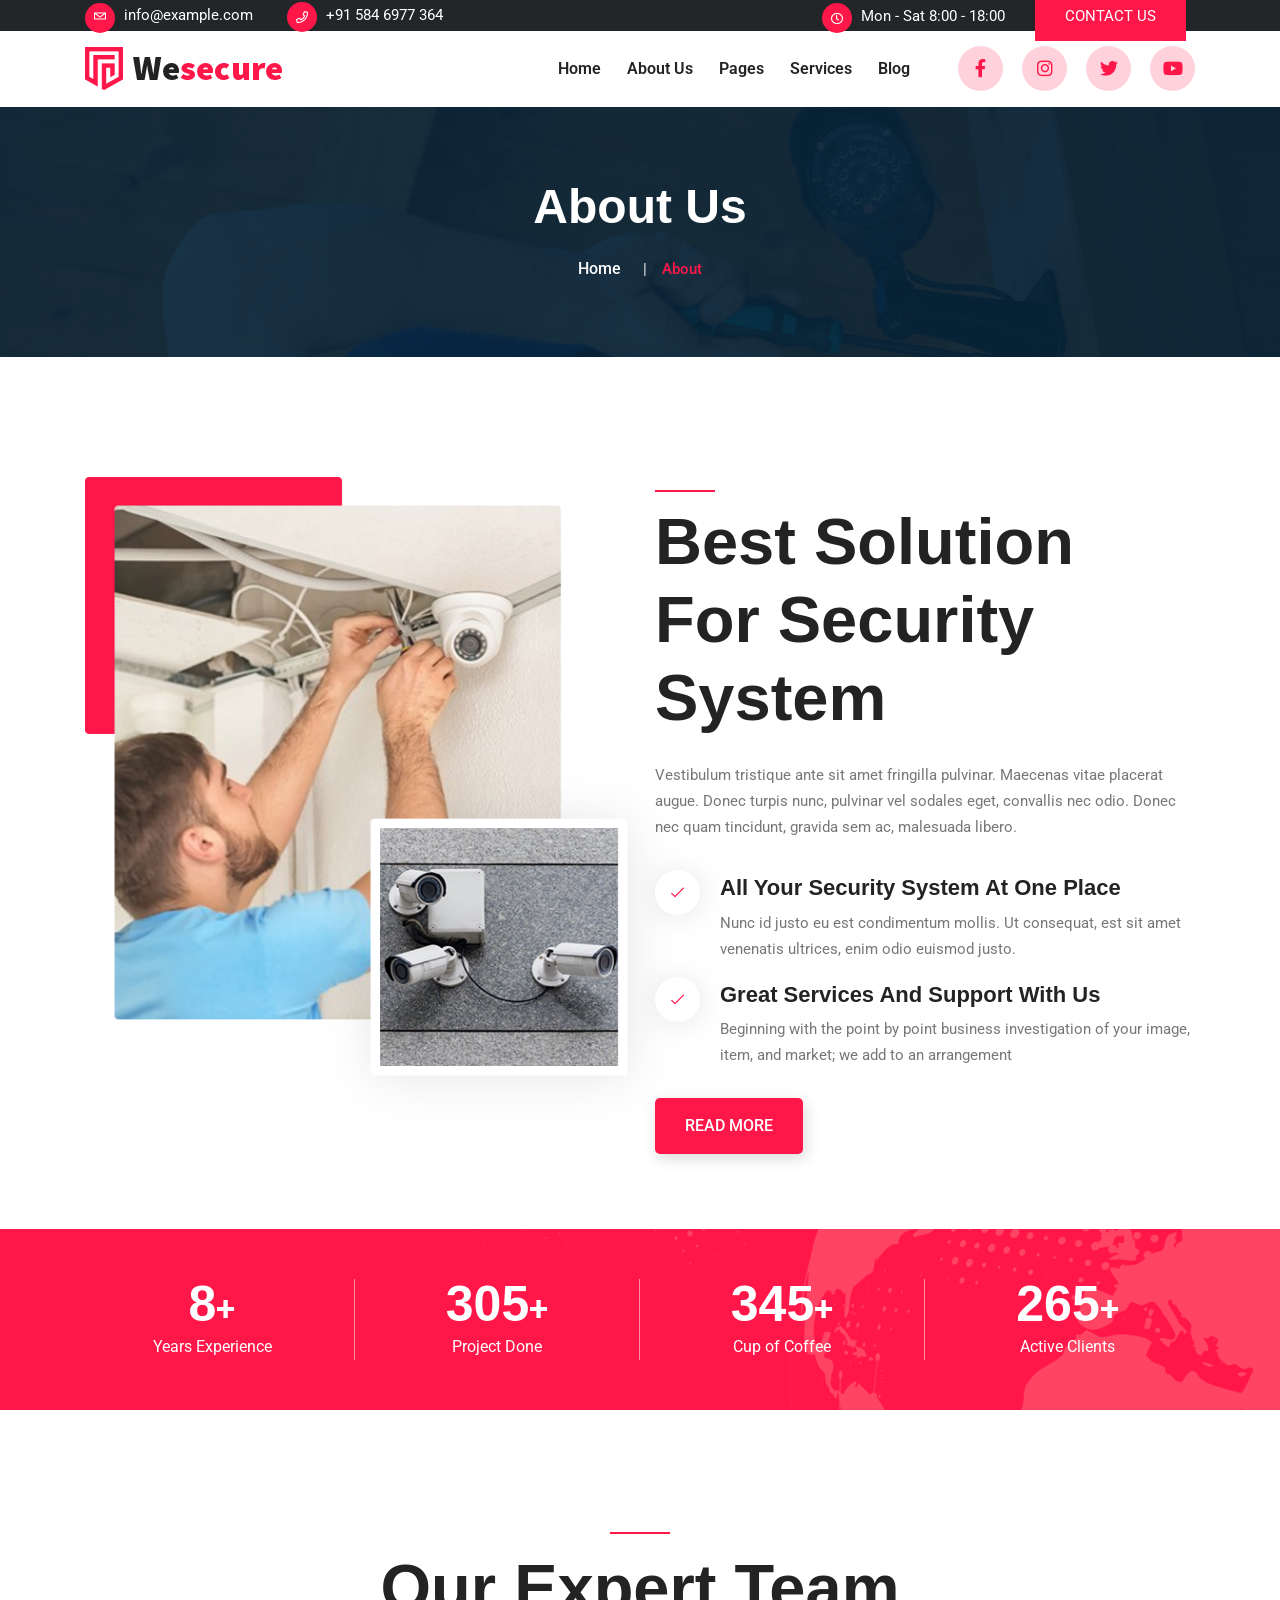
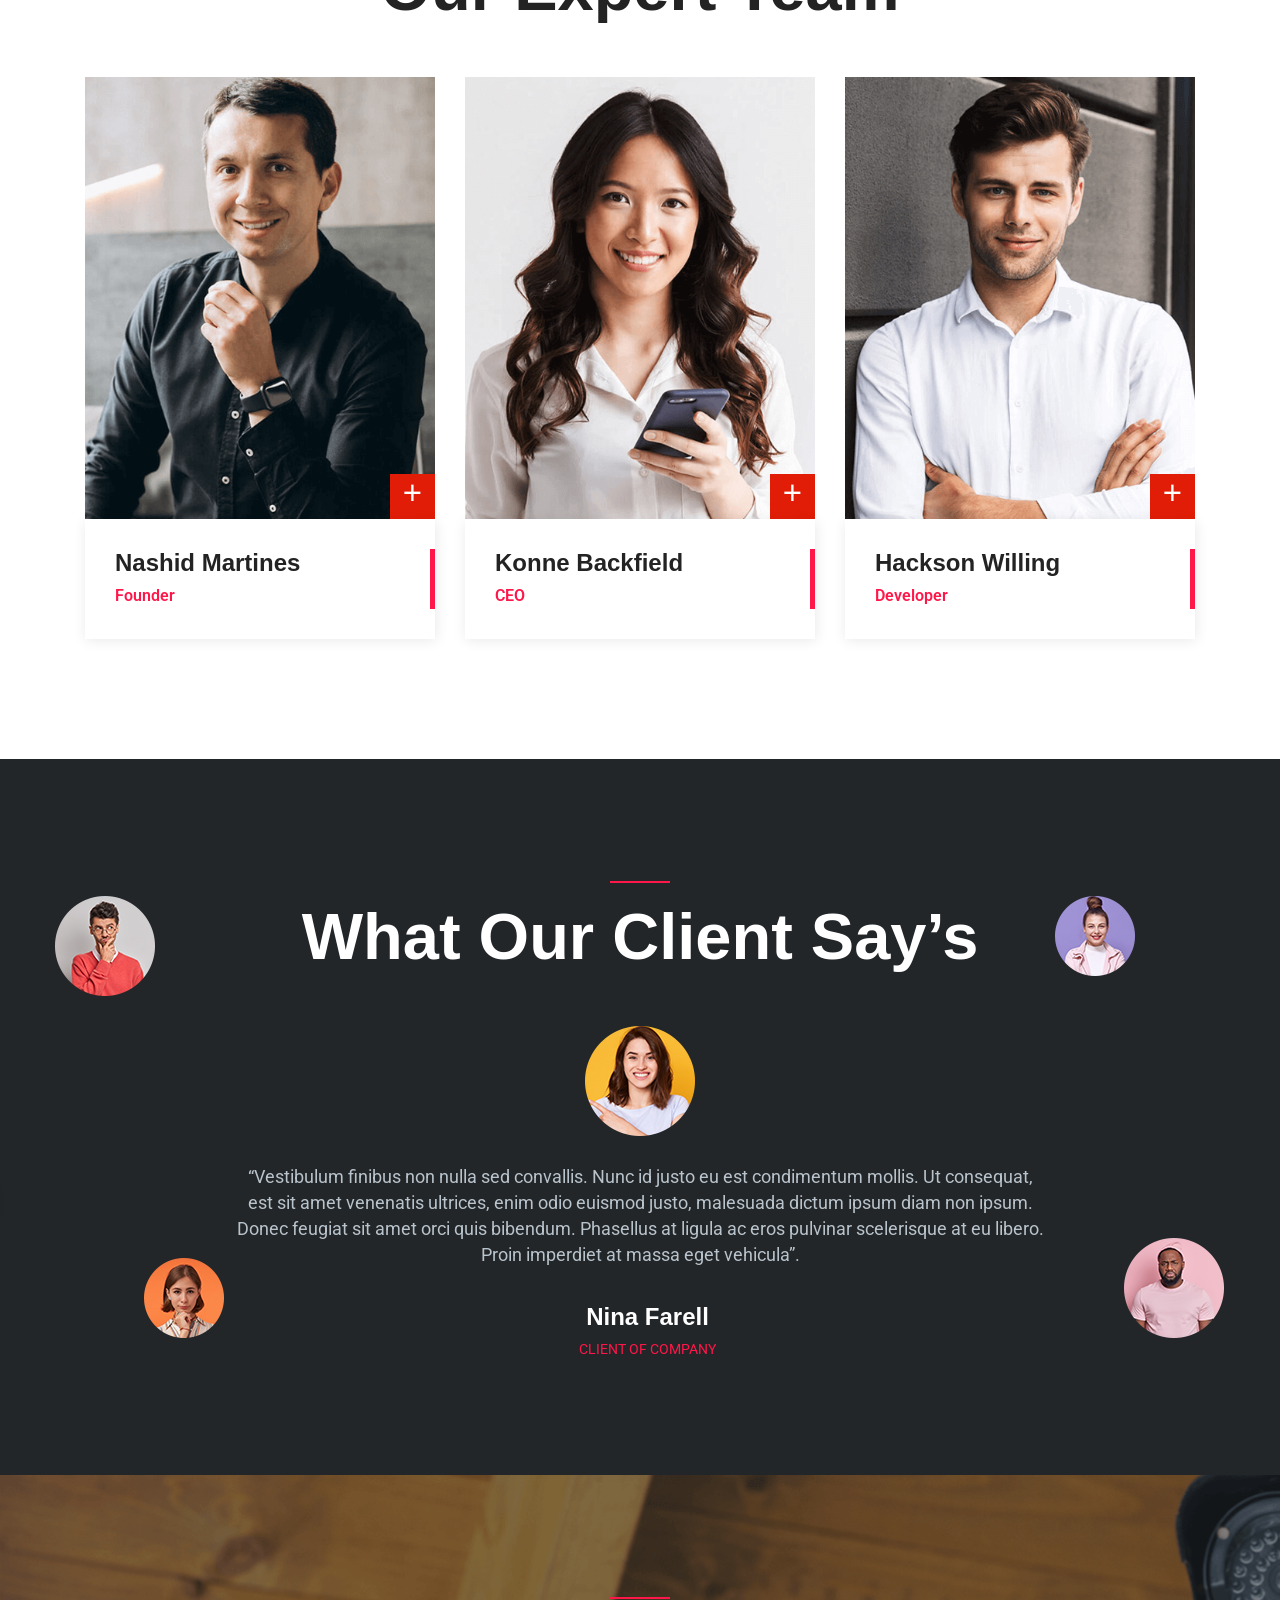
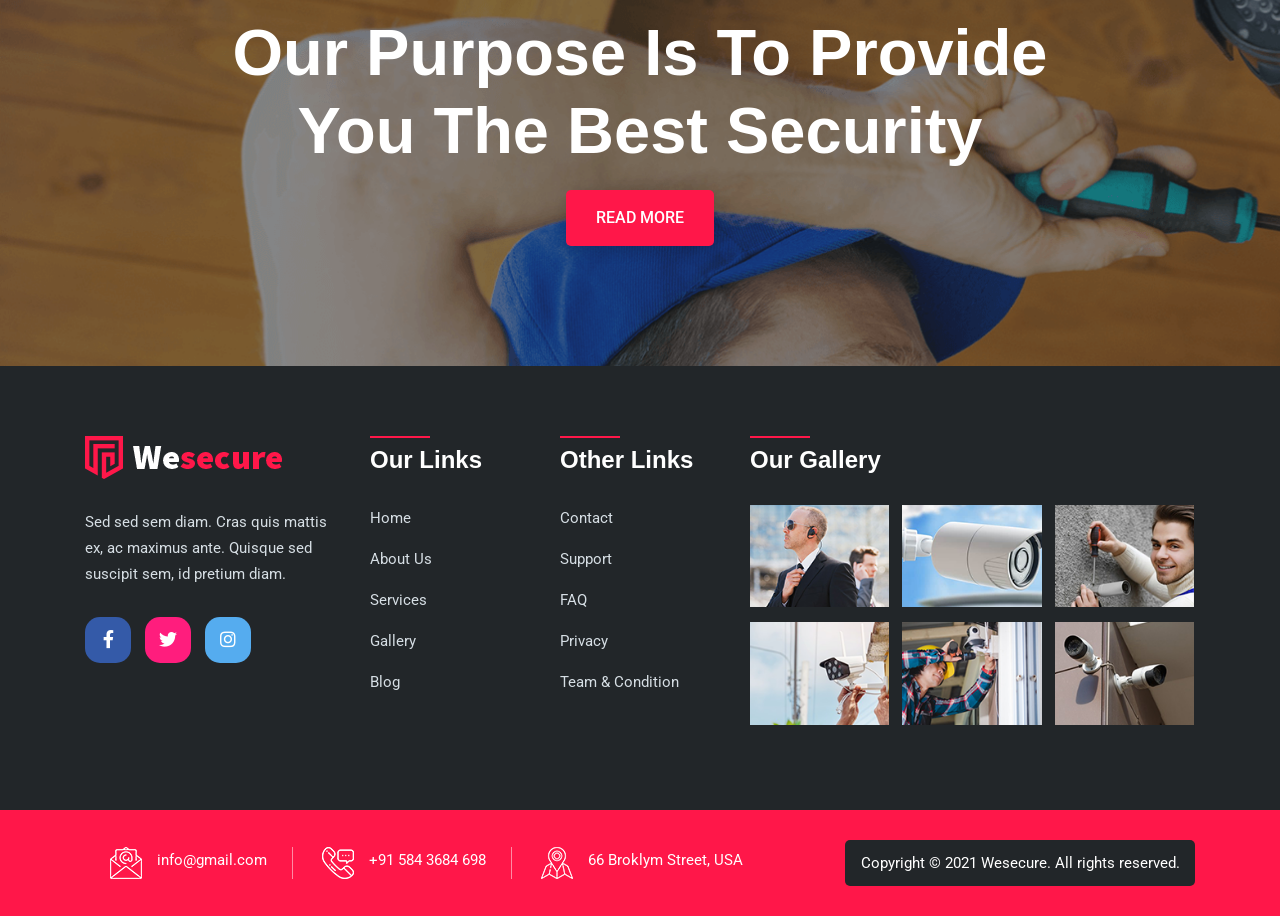
<file: public/frontend/about.html>
<!doctype html>
<html class="no-js" lang="zxx">
    
<!-- Mirrored from htmldemo.zcubethemes.com/wesecure/about.html by HTTrack Website Copier/3.x [XR&CO'2014], Sat, 06 Dec 2025 16:45:11 GMT -->
<head>
        <meta charset="utf-8">
        <meta http-equiv="x-ua-compatible" content="ie=edge">
        <title>Wesecure - Home CCTV Security  HTML Template</title>
        <meta name="description" content="">
        <meta name="viewport" content="width=device-width, initial-scale=1">
		<link rel="shortcut icon" type="image/x-icon" href="img/favicon.ico">
        <!-- Place favicon.ico in the root directory -->

		<!-- CSS here -->
        <link rel="stylesheet" href="css/bootstrap.min.css">
        <link rel="stylesheet" href="css/animate.min.css">
        <link rel="stylesheet" href="css/magnific-popup.css">
        <link rel="stylesheet" href="fontawesome/css/all.min.css">
        <link rel="stylesheet" href="font-flaticon/flaticon.css">
        <link rel="stylesheet" href="css/dripicons.css">
        <link rel="stylesheet" href="css/slick.css">
        <link rel="stylesheet" href="css/meanmenu.css">
        <link rel="stylesheet" href="css/default.css">
        <link rel="stylesheet" href="css/style.css">
        <link rel="stylesheet" href="css/responsive.css">
    </head>
    <body>
   <!-- header -->
        <header class="header-area header-three">  
           <div class="header-top second-header d-none d-md-block">
                <div class="container">
                    <div class="row align-items-center">                                              
                        <div class="col-lg-6 col-md-8 d-none  d-md-block">
                            <div class="header-cta">
                                <ul>                                   
                                    <li>
                                        <i class="icon dripicons-mail"></i>
                                        <span>info@example.com</span>
                                    </li>
                                     <li>
                                        <i class="icon far fa-phone"></i>
                                        <span>+91 584 6977 364</span>
                                    </li>
                                </ul>
                            </div>
                        </div>
                         <div class="col-lg-4 col-md-4 text-right d-none d-lg-block">
                             <div class="header-cta">
                                <ul>                                   
                                    
                                     <li>
                                        <i class="icon far fa-clock"></i>
                                        <span>Mon - Sat 8:00 - 18:00</span>
                                    </li>
                                </ul>
                            </div>
                        </div>
                         <div class="col-lg-2 col-md-4 d-none d-md-block">
                             <a href="contact.html" class="top-btn">Contact Us</a>
                              
                        </div>
                    </div>
                </div>
            </div>		
			  <div id="header-sticky" class="menu-area">
                <div class="container">
                    <div class="second-menu">
                        <div class="row align-items-center">
                            <div class="col-xl-3 col-lg-3">
                                <div class="logo">
                                    <a href="index.html"><img src="img/logo/logo.png" alt="logo"></a>
                                </div>
                            </div>
                           <div class="col-xl-6 col-lg-6">
                              
                                <div class="main-menu text-right text-xl-right">
                                    <nav id="mobile-menu">
                                        <ul>
                                            <li class="has-sub">
												<a href="index.html">Home</a>
												<ul>
                                                    <li><a href="index.html">Home Page 01</a></li>
                                                    <li><a href="index-2.html">Home Page 02</a></li>
												</ul>
											</li>
                                            <li><a href="about.html">About Us</a></li>
                                            <li class="has-sub"><a href="#">Pages</a>
												<ul>
                                                    <li><a href="projects.html">Gallery</a></li>
                                                    
                                                    <li><a href="pricing.html">Pricing</a></li>
                                                    <li><a href="team.html">Team</a></li>
                                                    <li><a href="faq.html">Faq</a></li>
                                                </ul>
											</li>
                                            <li class="has-sub"> 
                                              <a href="services.html">Services</a>
                                                <ul>
                                                     <li><a href="services.html">Services</a></li>
                                                    <li><a href="services-detail.html">Services Details</a></li>
												</ul>
                                            </li>
                                           
											<li class="has-sub"> 
                                                <a href="blog.html">Blog</a>
                                                <ul>
                                                    <li><a href="blog.html">Blog</a></li>
                                                    <li><a href="blog-details.html">Blog Details</a></li>
												</ul>
                                            </li>                     
                                        </ul>
                                    </nav>
                                </div>
                            </div>   
                            <div class="col-xl-3 col-lg-3 text-right d-none d-lg-block mt-15 mb-15">
                              <div class="header-social text-right">
                                                <span>
                                                    <a href="#" title="Facebook"><i class="fab fa-facebook-f"></i></a>
                                                    <a href="#" title="LinkedIn"><i class="fab fa-instagram"></i></a>               
                                                    <a href="#" title="Twitter"><i class="fab fa-twitter"></i></a>
                                                    <a href="#" title="Twitter"><i class="fab fa-youtube"></i></a>
                                                   </span>                    
                                                   <!--  /social media icon redux -->                               
                                            </div>
                            </div>
                          
                            
                                <div class="col-12">
                                    <div class="mobile-menu"></div>
                                </div>
                        </div>
                    </div>
                </div>
            </div>
        </header>
        <!-- header-end -->
        <!-- offcanvas-area -->
                <div class="offcanvas-menu">
                <span class="menu-close"><i class="fas fa-times"></i></span>
              <form role="search" method="get" id="searchform"   class="searchform" action="http://wordpress.zcube.in/xconsulta/">
                                <input type="text" name="s" id="search" value="" placeholder="Search"  />
                                <button><i class="fa fa-search"></i></button>
                            </form>

                    
                    <div id="cssmenu3" class="menu-one-page-menu-container">
                        <ul id="menu-one-page-menu-2" class="menu">
                            <li class="menu-item menu-item-type-custom menu-item-object-custom"><a href="index.html">Home</a></li>
                            <li class="menu-item menu-item-type-custom menu-item-object-custom"><a href="about.html">About Us</a></li>
                            <li class="menu-item menu-item-type-custom menu-item-object-custom"><a href="services.html">Services</a></li>
                             <li class="menu-item menu-item-type-custom menu-item-object-custom"><a href="pricing.html">Pricing </a></li>
                             <li class="menu-item menu-item-type-custom menu-item-object-custom"><a href="team.html">Team </a></li>
                             
                             <li class="menu-item menu-item-type-custom menu-item-object-custom"><a href="projects.html">Gallery Study</a></li>
                             <li class="menu-item menu-item-type-custom menu-item-object-custom"><a href="blog.html">Blog</a></li>
                            <li class="menu-item menu-item-type-custom menu-item-object-custom"><a href="contact.html">Contact</a></li>
                        </ul>
                    </div>  
                    
                    <div id="cssmenu2" class="menu-one-page-menu-container">
                        <ul id="menu-one-page-menu-1" class="menu">
                            <li class="menu-item menu-item-type-custom menu-item-object-custom"><a href="#home"><span>+8 12 3456897</span></a></li>
                            <li class="menu-item menu-item-type-custom menu-item-object-custom"><a href="#howitwork"><span>info@example.com</span></a></li>
                        </ul>
                    </div>                
            </div>
            <div class="offcanvas-overly"></div>
                 <!-- offcanvas-end -->
        <!-- main-area -->
        <main>
            
            <!-- search-popup -->
		<div class="modal fade bs-example-modal-lg search-bg popup1" tabindex="-1" role="dialog">
			<div class="modal-dialog modal-lg" role="document">
				<div class="modal-content search-popup">
					<div class="text-center">
						<a href="#" class="close2" data-dismiss="modal" aria-label="Close">× close</a>
					</div>
					<div class="row search-outer">
						<div class="col-md-11"><input type="text" placeholder="Search for products..." /></div>
						<div class="col-md-1 text-right"><a href="#"><i class="fa fa-search" aria-hidden="true"></i></a></div>
					</div>
				</div>
			</div>
		</div>
		<!-- /search-popup -->
            <!-- breadcrumb-area -->
            <section class="breadcrumb-area d-flex align-items-center" style="background-image:url(img/testimonial/test-bg.png)">
                <div class="container">
                    <div class="row align-items-center">
                        <div class="col-xl-12 col-lg-12">
                            <div class="breadcrumb-wrap text-left">
                                <div class="breadcrumb-title">
                                    <h2>About Us</h2>    
                                    <div class="breadcrumb-wrap">
                              
                                <nav aria-label="breadcrumb">
                                    <ol class="breadcrumb">
                                        <li class="breadcrumb-item"><a href="index.html">Home</a></li>
                                        <li class="breadcrumb-item active" aria-current="page">About</li>
                                    </ol>
                                </nav>
                            </div>
                                </div>
                            </div>
                        </div>
                        
                    </div>
                </div>
            </section>
            <!-- breadcrumb-area-end -->
              
             <!-- about-area -->
            <section id="about" class="about-area about-p pt-120 pb-75 p-relative fix">
                <div class="container">
                    <div class="row">
                         <div class="col-lg-6 col-md-12 col-sm-12">
                            <div class="s-about-img p-relative  wow fadeInLeft  animated"   data-animation="fadeInLeft" data-delay=".4s">
                                <img src="img/features/about_img.png" alt="img">    
                            </div>
                          
                        </div>
                        
					<div class="col-lg-6 col-md-12 col-sm-12">
                            <div class="about-content s-about-content  wow fadeInRight  animated" data-animation="fadeInRight" data-delay=".4s">
                                <div class="about-title second-title pb-25">  
                                    <h5><span class="line"> <img src="img/bg/circle_right.png" alt="circle_right"></span></h5>
                                    <h2>Best Solution For Security System</h2>
                                   
                                </div>
                                
                                <p>Vestibulum tristique ante sit amet fringilla pulvinar. Maecenas vitae placerat augue. Donec turpis nunc, pulvinar vel sodales eget, convallis nec odio. Donec nec quam tincidunt, gravida sem ac, malesuada libero.</p>
                                <ul class="mt-30 mb-15">
                                  <li>
                                    <div class="icon"><i class="fal fa-check"></i></div>
                                    <div class="text">
                                        <h4>All Your Security System At One Place</h4>
                                        <p>Nunc id justo eu est condimentum mollis. Ut consequat, est sit amet venenatis ultrices, enim odio euismod justo.</p>
                                    </div>
                                </li>
                                <li>
                                    <div class="icon"><i class="fal fa-check"></i></div>
                                    <div class="text">
                                        <h4>Great Services And Support With Us</h4>
                                        <p>Beginning with the point by point business investigation of your image, item, and market; we add to an arrangement</p>
                                    </div>
                                </li>
                               
                            </ul>
                              <div class="slider-btn">                                          
                                            <a href="about.html" class="btn ss-btn">Read More</a>					
                                        </div>
                      
                            </div>
                        </div>
                     
                    </div>
                </div>
            </section>
            <!-- about-area-end --> 
            
            <!-- counter-area -->
            <div class="counter-area p-relative pt-50 pb-50" style="background-image:url(img/bg/counter-bg.png)">
                <div class="container">
               
                    <div class="row p-relative">
                         <div class="col-lg-3 col-md-6 col-sm-6">
                             <div class="single-counter">
                                
                                <div class="counter p-relative">
                                    <span class="count">25</span><small>+</small>                                    
                                    <p>Years Experience</p>
                                </div>
                               
                            </div>
                        </div>
                      <div class="col-lg-3 col-md-6 col-sm-6">
                           <div class="single-counter">
                                
                                <div class="counter p-relative">
                                    <span class="count">874</span><small>+</small>                                   
                                    <p>Project Done</p>
                                </div>
                                
                               
                            </div>
                        </div>
                        <div class="col-lg-3 col-md-6 col-sm-6">
                            <div class="single-counter">
                             
                                <div class="counter p-relative">
                                   <span class="count">987</span><small>+</small>     
                                      <p>Cup of Coffee</p>
                                </div>
                              
                            </div>
                        </div>
                         <div class="col-lg-3 col-md-6 col-sm-6">
                            <div class="single-counter">
                               
                                <div class="counter p-relative">
                                    <span class="count">758</span><small>+</small>     
                                <p>Active Clients</p>
                                </div>
                               
                                
                            </div>
                        </div>
                    </div>
                </div>
            </div>
            <!-- counter-area-end -->	             
            <!-- team-area -->
            <section id="team" class="team-area2 pt-120 pb-90" >            
                <div class="container">  
                    <div class="row">   
                        <div class="col-lg-12 p-relative">
                           <div class="section-title center-align mb-50 text-center">
                                 <h5><span class="line2"> <img src="img/bg/circle_right.png" alt="circle_right"></span></h5>
                                <h2>
                                Our Expert Team
                                </h2>
                             
                            </div>
                        </div>                        
                         
                    </div>
                    <div class="row home-blog-active2">
                        <div class="col-lg-4 col-md-6">
                            <div class="single-team mb-30 ">
                                <div class="team-thumb  p-relative">
                                  <div class="brd">
                                        <img src="img/team/team_img01.png" alt="img">
                                    </div>
                                    
                                   <div class="dropdown">
                                      <a href="#" class="xbtn"  data-toggle="dropdown" aria-haspopup="true" aria-expanded="false">
                                        +
                                      </a>
                                      <div class="dropdown-menu" >
                                        <div class="team-social mt-15">
                                        <ul>
                                            <li><a href="#"><i class="fab fa-facebook-f"></i></a></li> 
                                            <li> <a href="#"><i class="fab fa-twitter"></i></a></li>   
                                            <li><a href="#"><i class="fab fa-instagram"></i></a></li>   
                                        </ul>       
                                    </div>
                                      </div>
                                    </div>
                                    
                                </div>
                                <div class="team-info">
                                    <div class="text">
                                        <h4><a href="team-details.html">Nashid Martines</a></h4>
                                        <span>Founder</span>
                                    </div>
                                </div>
                            </div>
                        </div>
                        <div class="col-lg-4 col-md-6">
                            <div class="single-team mb-30 ">
                                <div class="team-thumb p-relative">
                                    <div class="brd">
                                         <img src="img/team/team_img02.png" alt="img">
                                    </div>
                                    
                                    <div class="dropdown">
                                      <a href="#" class="xbtn"  data-toggle="dropdown" aria-haspopup="true" aria-expanded="false">
                                        +
                                      </a>
                                      <div class="dropdown-menu" >
                                        <div class="team-social mt-15">
                                        <ul>
                                            <li><a href="#"><i class="fab fa-facebook-f"></i></a></li> 
                                            <li> <a href="#"><i class="fab fa-twitter"></i></a></li>   
                                            <li><a href="#"><i class="fab fa-instagram"></i></a></li>   
                                        </ul>       
                                    </div>
                                      </div>
                                    </div>
                                    
                                </div>
                                <div class="team-info">
                                    <div class="text">
                                        <h4><a href="team-details.html">Konne Backfield</a></h4>
                                        <span>CEO</span>
                                    </div>
                                </div>
                            </div>
                        </div>
                        <div class="col-lg-4 col-md-6">
                            <div class="single-team mb-30 ">
                                <div class="team-thumb p-relative">
                                     <div class="brd">
                                         <img src="img/team/team_img03.png" alt="img">
                                    </div>
                                     
                                    <div class="dropdown">
                                      <a href="#" class="xbtn"  data-toggle="dropdown" aria-haspopup="true" aria-expanded="false">
                                        +
                                      </a>
                                      <div class="dropdown-menu" >
                                        <div class="team-social mt-15">
                                        <ul>
                                            <li><a href="#"><i class="fab fa-facebook-f"></i></a></li> 
                                            <li> <a href="#"><i class="fab fa-twitter"></i></a></li>   
                                            <li><a href="#"><i class="fab fa-instagram"></i></a></li>   
                                        </ul>       
                                    </div>
                                      </div>
                                    </div>
                                    
                                </div>
                                <div class="team-info">
                                     <div class="text">
                                        <h4><a href="team-details.html">Hackson Willing</a></h4>
                                        <span>Developer</span>
                                    </div>
                                </div>
                            </div>
                        </div>						
                       <div class="col-lg-4 col-md-6">
                            <div class="single-team mb-30 ">
                                <div class="team-thumb p-relative">
                                  <div class="brd">
                                        <img src="img/team/team_img06.png" alt="img">
                                    </div>
                                    
                                    <div class="dropdown">
                                      <a href="#" class="xbtn"  data-toggle="dropdown" aria-haspopup="true" aria-expanded="false">
                                        +
                                      </a>
                                      <div class="dropdown-menu" >
                                        <div class="team-social mt-15">
                                        <ul>
                                            <li><a href="#"><i class="fab fa-facebook-f"></i></a></li> 
                                            <li> <a href="#"><i class="fab fa-twitter"></i></a></li>   
                                            <li><a href="#"><i class="fab fa-instagram"></i></a></li>   
                                        </ul>       
                                    </div>
                                      </div>
                                    </div>
                                    
                                </div>
                                <div class="team-info">
                                     <div class="text">
                                        <h4><a href="team-details.html">James Grady</a></h4>
                                        <span>Founder</span>
                                    </div>
                                  
                                </div>
                            </div>
                        </div>
                         <div class="col-lg-4 col-md-6">
                            <div class="single-team mb-30 ">
                                <div class="team-thumb p-relative">
                                  <div class="brd">
                                        <img src="img/team/team_img08.png" alt="img">
                                    </div>
                                    
                                    
                                    <div class="dropdown">
                                      <a href="#" class="xbtn"  data-toggle="dropdown" aria-haspopup="true" aria-expanded="false">
                                        +
                                      </a>
                                      <div class="dropdown-menu" >
                                        <div class="team-social mt-15">
                                        <ul>
                                            <li><a href="#"><i class="fab fa-facebook-f"></i></a></li> 
                                            <li> <a href="#"><i class="fab fa-twitter"></i></a></li>   
                                            <li><a href="#"><i class="fab fa-instagram"></i></a></li>   
                                        </ul>       
                                    </div>
                                      </div>
                                    </div>
                                    
                                </div>
                                <div class="team-info">
                                     <div class="text">
                                        <h4><a href="team-details.html">Rosalina D. William</a></h4>
                                        <span>Founder</span>
                                    </div>
                                  
                                </div>
                            </div>
                        </div>
                        
                        
                    </div>
                </div>
            </section>
            <!-- team-area-end -->              
       
             
              <!-- testimonial-area -->
            <section class="testimonial-area pt-120 pb-105" style="background-image: url(img/bg/service-bg.png);background-color: #222629;background-position: center center;background-repeat: no-repeat;">
                <div class="container">
                    <div class="row">
                        <div class="col-lg-12">
                            <div class="section-title center-align mb-50 text-center">
                                <h5><span class="line2"> <img src="img/bg/circle_right.png" alt="circle_right"></span></h5>
                              
                                <h2>
                                  What Our Client Say’s
                                </h2>
                             
                            </div>
                           
                        </div>
                        
                        <div class="col-lg-12">
                            <div class="testimonial-active">
                                <div class="single-testimonial">
                                    <div class="testi-author">
                                        <img src="img/testimonial/testi_avatar.png" alt="img">
                                    </div>
                                    <p>“Vestibulum finibus non nulla sed convallis. Nunc id justo eu est condimentum mollis. Ut consequat, est sit amet venenatis ultrices, enim odio euismod justo, malesuada dictum ipsum diam non ipsum. Donec feugiat sit amet orci quis bibendum. Phasellus at ligula ac eros pulvinar scelerisque at eu libero. Proin imperdiet at massa eget vehicula”.</p>
                                    <div class="testi-author">
                                        <div class="ta-info">
                                            <h6>Nina Farell</h6>
                                            <span>Client Of Company</span>
                                        </div>
                                    </div>
                                   
                                </div>
                               <div class="single-testimonial">
                                    <div class="testi-author">
                                        <img src="img/testimonial/testi_avatar.png" alt="img">
                                    </div>
                                    <p>“Vestibulum finibus non nulla sed convallis. Nunc id justo eu est condimentum mollis. Ut consequat, est sit amet venenatis ultrices, enim odio euismod justo, malesuada dictum ipsum diam non ipsum. Donec feugiat sit amet orci quis bibendum. Phasellus at ligula ac eros pulvinar scelerisque at eu libero. Proin imperdiet at massa eget vehicula”.</p>
                                    <div class="testi-author">
                                        <div class="ta-info">
                                            <h6>Oliver Dummer</h6>
                                            <span>Client Of Company</span>
                                        </div>
                                    </div>
                                   
                                </div>
                               
                                
                            </div>
                        </div>
                    </div>
                </div>
            </section>
            <!-- testimonial-area-end -->
              <!-- cat-area  -->
            <section class="cat-area pt-120 pb-120 text-center"  style="background:url('img/bg/cat-bg.png'); background-repeat: no-repeat; background-size: cover;">
                <div class="container">
          
                    <div class="row align-items-center">
                        
                        <div class="col-lg-12 col-md-12">
                            <div class="section-title cta-title mb-20"> 
                            
                                 <h5><span class="line2"> <img src="img/bg/circle_right.png" alt="circle_right"></span></h5> 
                                <h2>Our Purpose Is To Provide<br>You The Best Security</h2>
                            </div>
                            
                        
                        </div>
                        <div class="col-lg-12 col-md-12">
                            <a href="contact.html" class="btn ss-btn">Read More</a>
                        </div>
                        
                       
						
                    </div>
                    
                </div>
            </section>
            <!-- cat-area-end -->
        </main>
        <!-- main-area-end -->
      <!-- footer -->
        <footer class="footer-bg footer-p" style="background:#222629;">
             <div class="footer-top pt-70 pb-40">
                <div class="container">
                    <div class="row justify-content-between">
                        
                          <div class="col-xl-3 col-lg-3 col-sm-6">
                            <div class="footer-widget mb-15">
                                <div class="f-widget-title mb-30">
                                   <img src="img/logo/f_logo.png" alt="img">                                   
                                </div>
                                 <p>Sed sed sem diam. Cras quis mattis ex, ac maximus ante. Quisque sed suscipit sem, id pretium diam.</p>
                               
                            </div>
                              <div class="footer-social  mt-30">                                    
                                    <a href="#"><i class="fab fa-facebook-f"></i></a>
                                    <a href="#"><i class="fab fa-twitter"></i></a>
                                    <a href="#"><i class="fab fa-instagram"></i></a>
                                </div>
                        </div>
						<div class="col-xl-2 col-lg-2 col-sm-6">
                            <div class="footer-widget mb-30">
                                <div class="f-widget-title">
                                    <h2>Our Links</h2>
                                </div>
                                <div class="footer-link">
                                    <ul>                                        
                                        <li><a href="index.html">Home</a></li>
                                        <li><a href="about.html"> About Us</a></li>
                                        <li><a href="services.html"> Services </a></li>
                                        <li><a href="projects.html"> Gallery</a></li>
                                        <li><a href="blog.html">Blog </a></li>
                                    </ul>
                                </div>
                            </div>
                        </div>
                        <div class="col-xl-2 col-lg-2 col-sm-6">
                            <div class="footer-widget mb-30">
                                <div class="f-widget-title">
                                    <h2>Other Links</h2>
                                </div>
                                <div class="footer-link">
                                    <ul>
                                        <li><a href="contact.html"> Contact</a></li>
                                        <li><a href="#"> Support</a></li>
                                        <li><a href="faq.html"> FAQ</a></li>
                                        <li><a href="#"> Privacy</a></li>
                                        <li><a href="#"> Team & Condition</a></li>
                                    </ul>
                                </div>
                            </div>
                        </div>
                       
                       <div class="col-xl-5 col-lg-5 col-sm-6">
                            <div class="footer-widget mb-30">
                                <div class="f-widget-title">
                                    <h2>Our Gallery</h2>
                                </div>
                                <div class="f-insta">
                                    <ul>
                                        <li><a href="img/instagram/f-galler-01.png" class="popup-image"><img src="img/instagram/f-galler-01.png" alt="img"></a></li>
                                       <li><a href="img/instagram/f-galler-02.png" class="popup-image"><img src="img/instagram/f-galler-02.png" alt="img"></a></li>
                                        <li><a href="img/instagram/f-galler-03.png" class="popup-image"><img src="img/instagram/f-galler-03.png" alt="img"></a></li>
                                        <li><a href="img/instagram/f-galler-04.png" class="popup-image"><img src="img/instagram/f-galler-04.png" alt="img"></a></li>
                                        <li><a href="img/instagram/f-galler-05.png" class="popup-image"><img src="img/instagram/f-galler-05.png" alt="img"></a></li>
                                        <li><a href="img/instagram/f-galler-06.png" class="popup-image"><img src="img/instagram/f-galler-06.png" alt="img"></a></li>
                                        
                                    </ul>
                                </div>
                            </div>
                        </div>  
                      
                        
                    </div>
                </div>
            </div>
            <div class="copyright-wrap">
                <div class="container">
                    <div class="row align-items-center">
                        
                        <div class="col-lg-8">                       
                           <ul>
                                <li>
                                    <a href="#">
                                        <div class="icon">
                                            <img src="img/icon/f-email.png" alt="img"> 
                                        </div>
                                        <div class="text2">
                                            info@gmail.com
                                        </div>
                                    </a>
                               </li>
                                <li>
                                    <a href="#">
                                        <div class="icon">
                                            <img src="img/icon/f-phone-call.png" alt="img"> 
                                        </div>
                                        <div class="text2">
                                            +91 584 3684 698
                                        </div>
                                    </a>
                               </li>
                                <li>
                                    <a href="#">
                                        <div class="icon">
                                            <img src="img/icon/f-location.png" alt="img"> 
                                        </div>
                                        <div class="text2">
                                            66 Broklym Street, USA
                                        </div>
                                    </a>
                               </li>
                               
                            </ul>
                        </div>
                        <div class="col-lg-4">                         
                               <div class="text">Copyright  © 2021 Wesecure. All rights reserved.</div>      
                        </div>
                        
                    </div>
                </div>
            </div>
        </footer>
        <!-- footer-end -->
		<!-- JS here -->
        <script src="js/vendor/modernizr-3.5.0.min.js"></script>
        <script src="js/vendor/jquery-3.6.0.min.js"></script>
        <script src="js/popper.min.js"></script>
        <script src="js/bootstrap.min.js"></script>
        <script src="js/slick.min.js"></script>
        <script src="js/ajax-form.js"></script>
        <script src="js/paroller.js"></script>
        <script src="js/wow.min.js"></script>
        <script src="js/js_isotope.pkgd.min.js"></script>
        <script src="js/imagesloaded.min.js"></script>
        <script src="js/parallax.min.js"></script>
         <script src="js/jquery.waypoints.min.js"></script>
        <script src="js/jquery.counterup.min.js"></script>
        <script src="js/jquery.scrollUp.min.js"></script>
        <script src="js/jquery.meanmenu.min.js"></script>
        <script src="js/parallax-scroll.js"></script>
        <script src="js/jquery.magnific-popup.min.js"></script>
        <script src="js/element-in-view.js"></script>
        <script src="js/main.js"></script>
    </body>

<!-- Mirrored from htmldemo.zcubethemes.com/wesecure/about.html by HTTrack Website Copier/3.x [XR&CO'2014], Sat, 06 Dec 2025 16:45:11 GMT -->
</html>
</file>
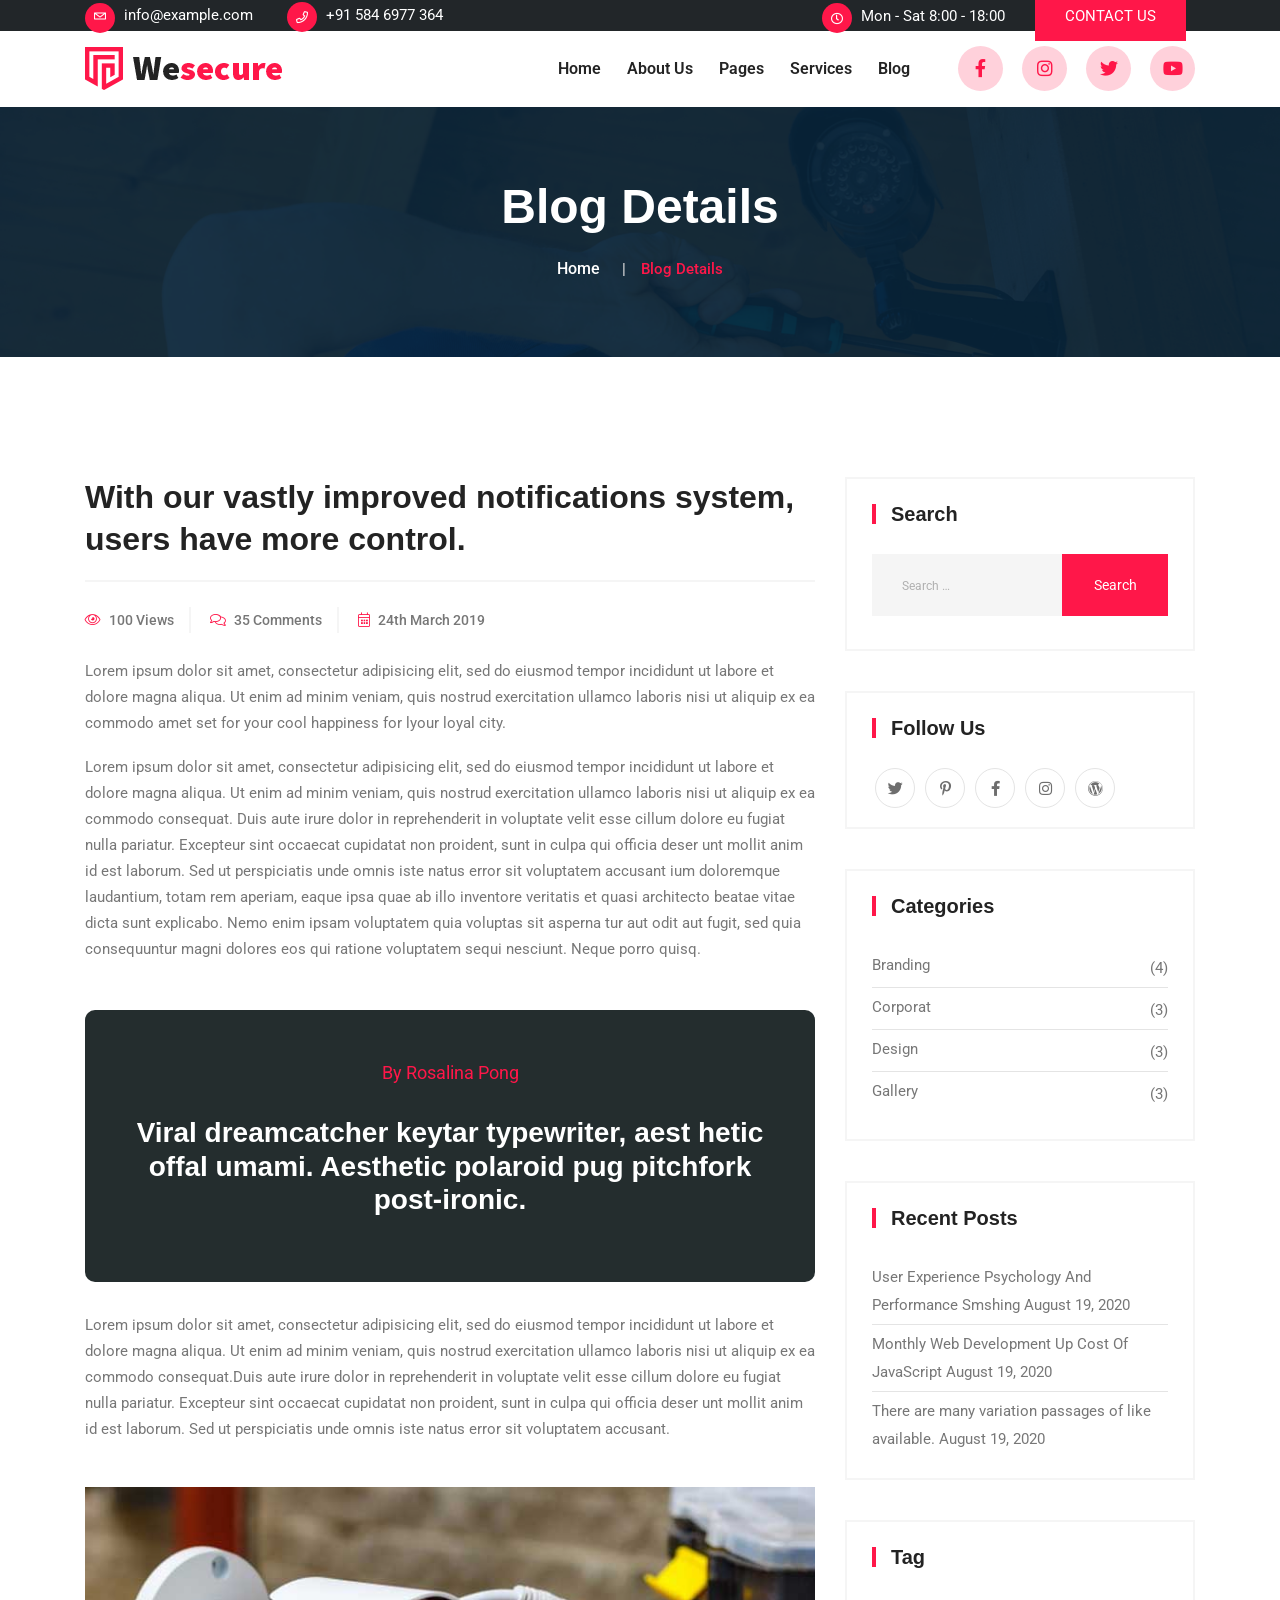
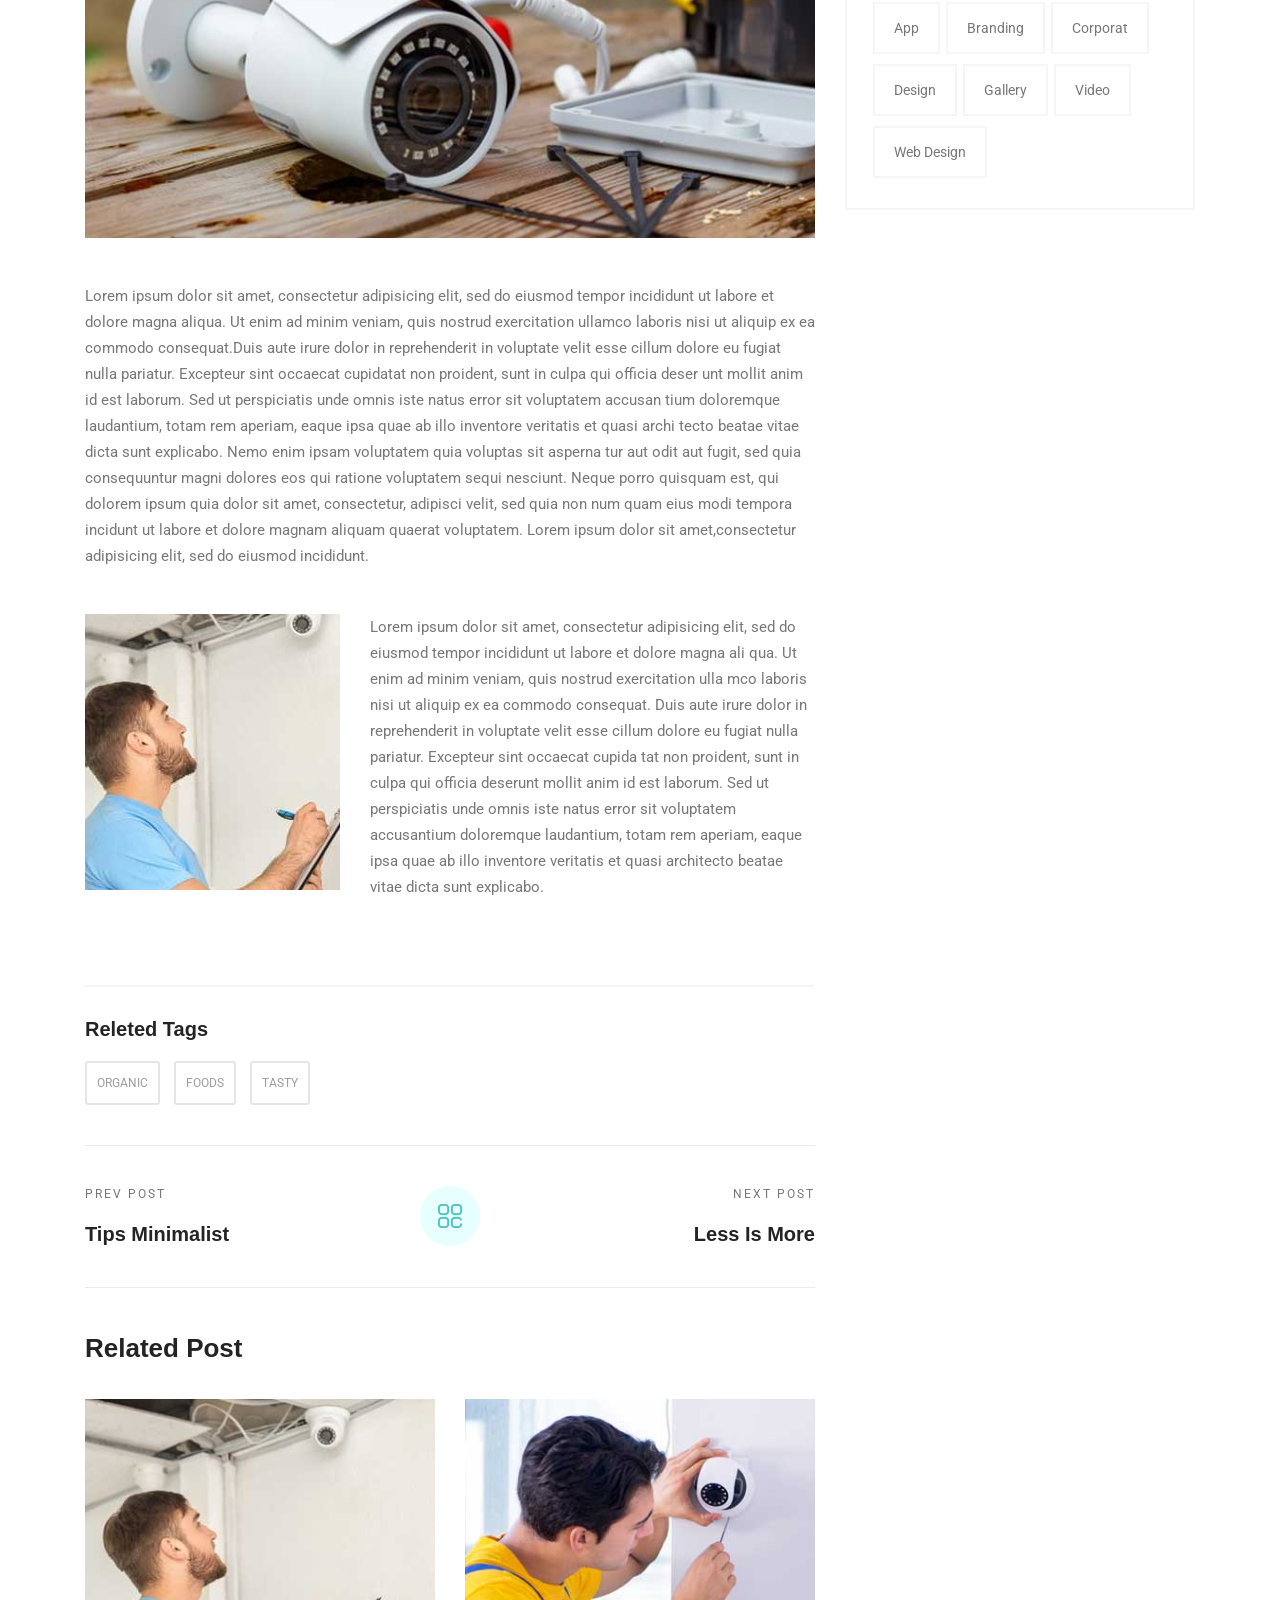
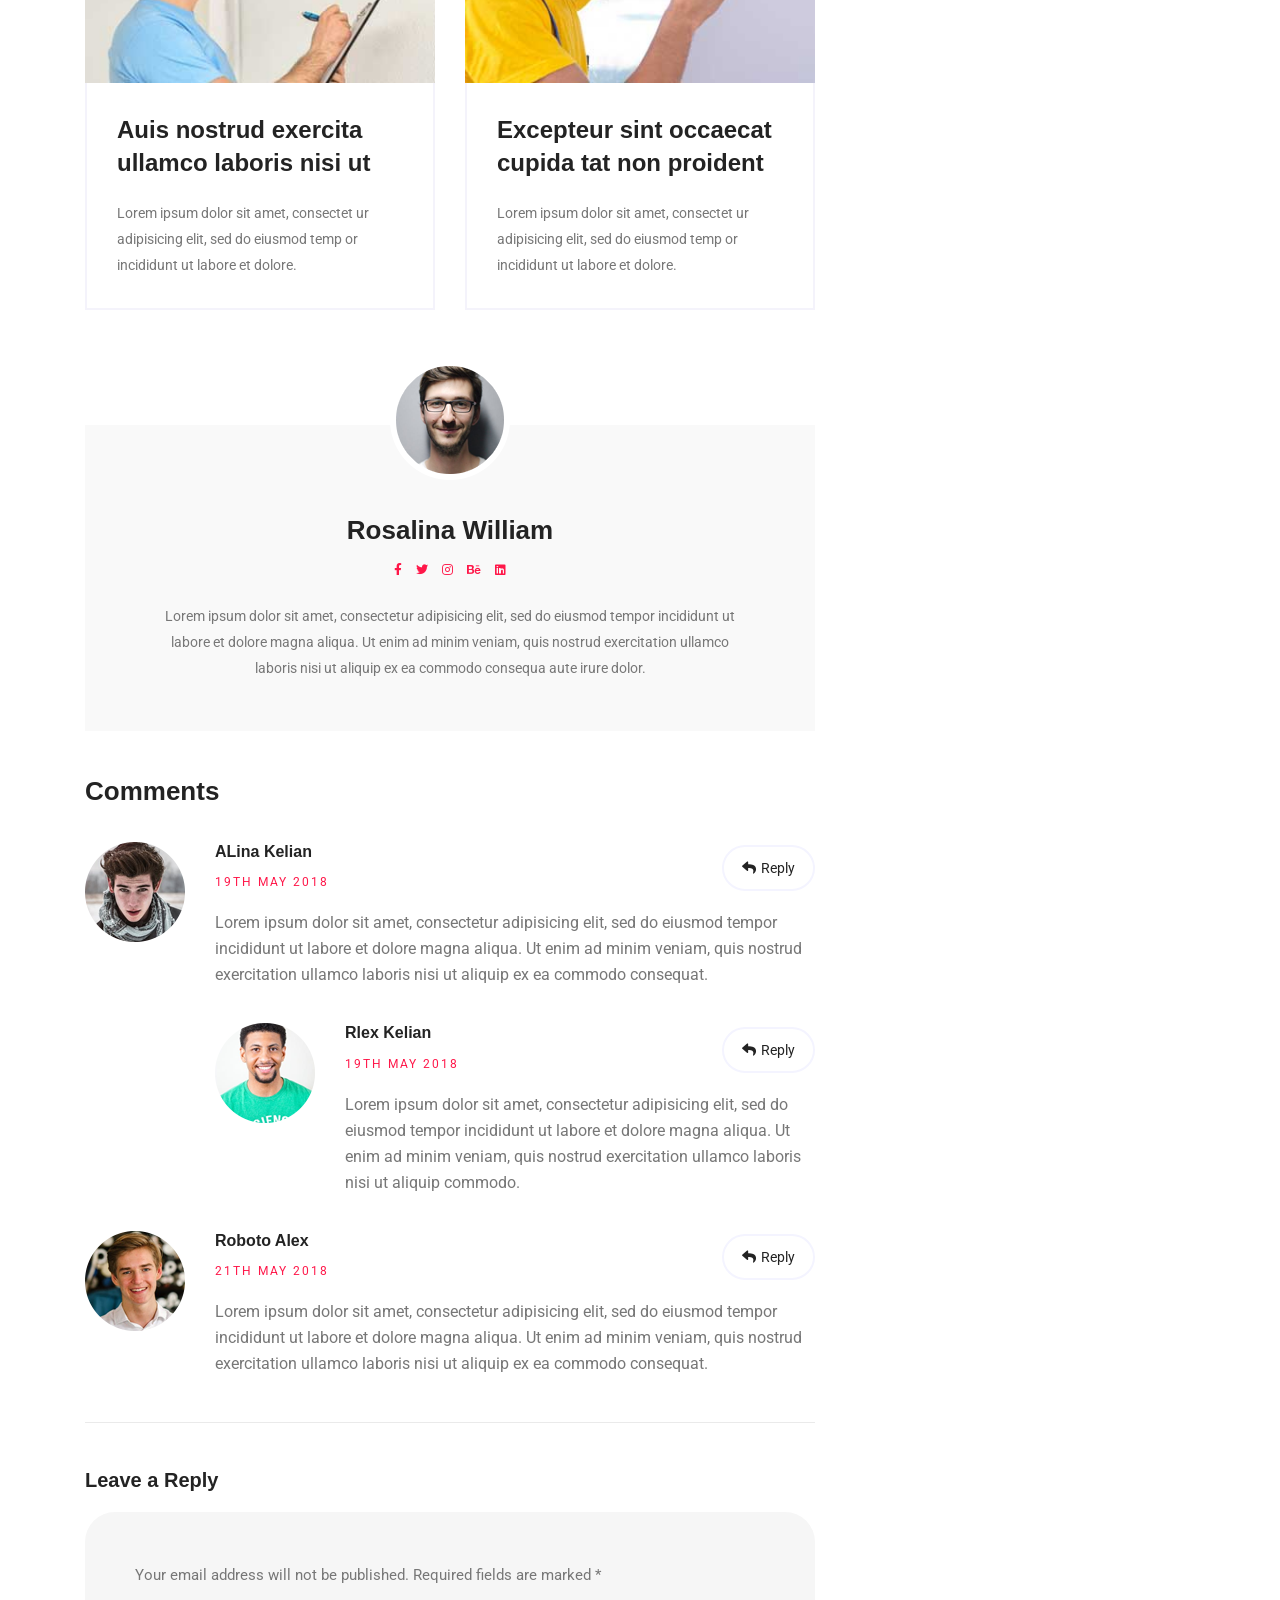
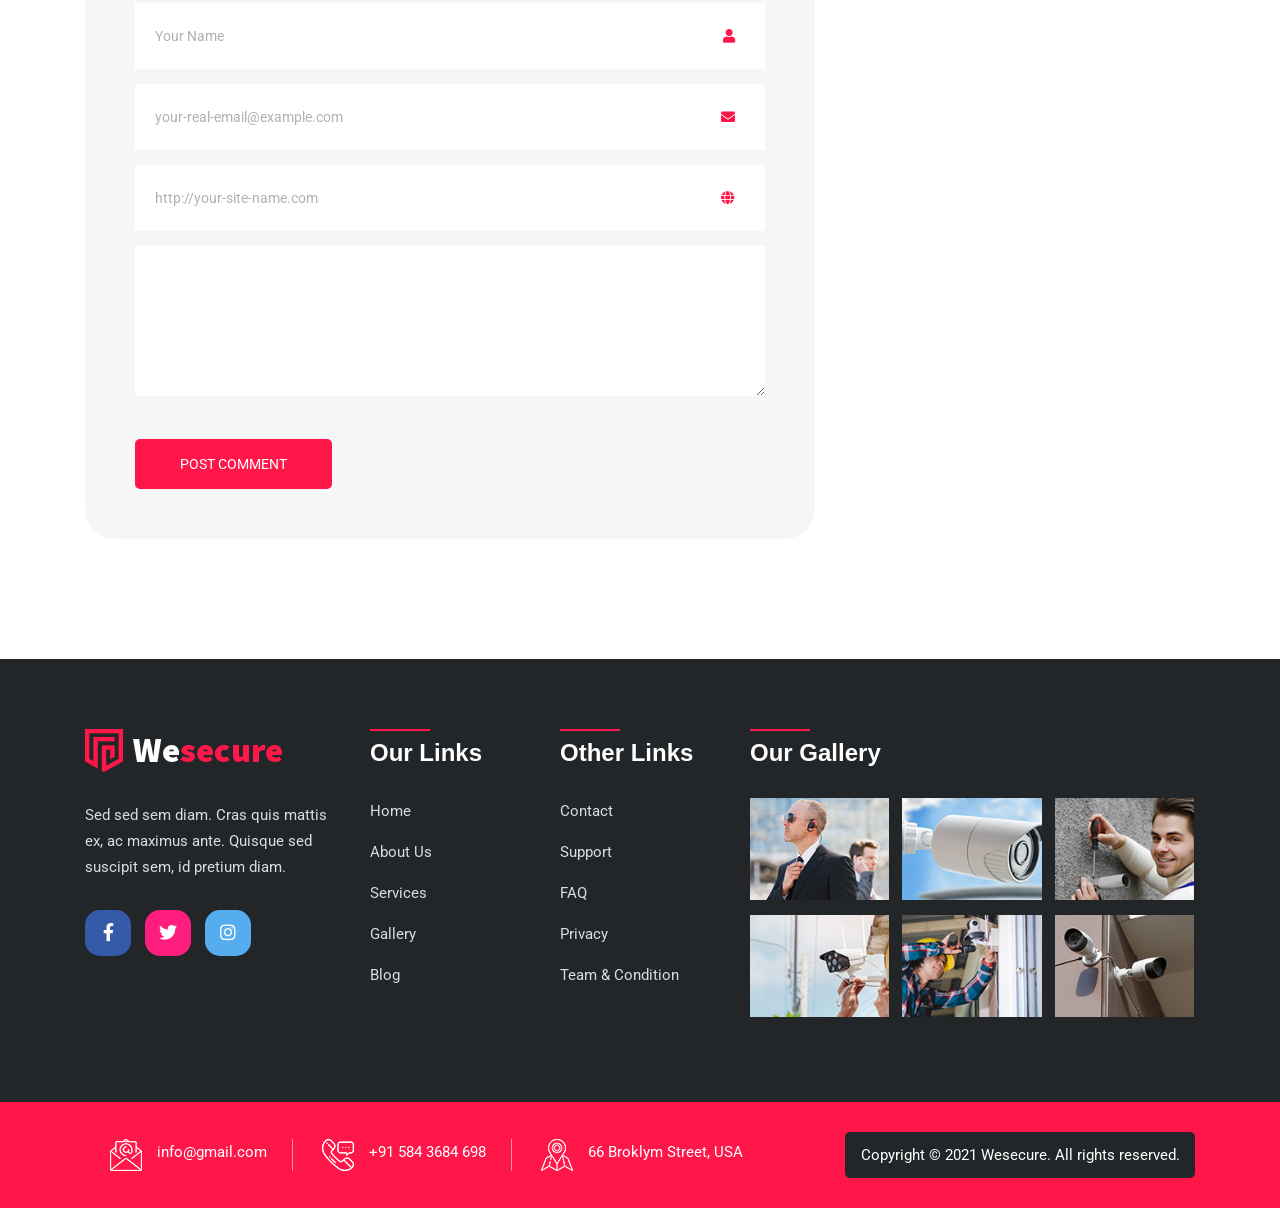
<file: public/frontend/blog-details.html>
<!doctype html>
<html class="no-js" lang="zxx">
    
<!-- Mirrored from htmldemo.zcubethemes.com/wesecure/blog-details.html by HTTrack Website Copier/3.x [XR&CO'2014], Sat, 06 Dec 2025 16:45:21 GMT -->
<head>
        <meta charset="utf-8">
        <meta http-equiv="x-ua-compatible" content="ie=edge">
        <title>Wesecure - Home CCTV Security  HTML Template</title>
        <meta name="description" content="">
        <meta name="viewport" content="width=device-width, initial-scale=1">
		<link rel="shortcut icon" type="image/x-icon" href="img/favicon.ico">
        <!-- Place favicon.ico in the root directory -->

		<!-- CSS here -->
        <link rel="stylesheet" href="css/bootstrap.min.css">
        <link rel="stylesheet" href="css/animate.min.css">
        <link rel="stylesheet" href="css/magnific-popup.css">
        <link rel="stylesheet" href="fontawesome/css/all.min.css">
        <link rel="stylesheet" href="font-flaticon/flaticon.css">
        <link rel="stylesheet" href="css/dripicons.css">
        <link rel="stylesheet" href="css/slick.css">
        <link rel="stylesheet" href="css/meanmenu.css">
        <link rel="stylesheet" href="css/default.css">
        <link rel="stylesheet" href="css/style.css">
        <link rel="stylesheet" href="css/responsive.css">
    </head>
    <body>
    <!-- header -->
        <header class="header-area header-three">  
           <div class="header-top second-header d-none d-md-block">
                <div class="container">
                    <div class="row align-items-center">                                              
                        <div class="col-lg-6 col-md-8 d-none  d-md-block">
                            <div class="header-cta">
                                <ul>                                   
                                    <li>
                                        <i class="icon dripicons-mail"></i>
                                        <span>info@example.com</span>
                                    </li>
                                     <li>
                                        <i class="icon far fa-phone"></i>
                                        <span>+91 584 6977 364</span>
                                    </li>
                                </ul>
                            </div>
                        </div>
                         <div class="col-lg-4 col-md-4 text-right d-none d-lg-block">
                             <div class="header-cta">
                                <ul>                                   
                                    
                                     <li>
                                        <i class="icon far fa-clock"></i>
                                        <span>Mon - Sat 8:00 - 18:00</span>
                                    </li>
                                </ul>
                            </div>
                        </div>
                         <div class="col-lg-2 col-md-4 d-none d-md-block">
                             <a href="contact.html" class="top-btn">Contact Us</a>
                              
                        </div>
                    </div>
                </div>
            </div>		
			  <div id="header-sticky" class="menu-area">
                <div class="container">
                    <div class="second-menu">
                        <div class="row align-items-center">
                            <div class="col-xl-3 col-lg-3">
                                <div class="logo">
                                    <a href="index.html"><img src="img/logo/logo.png" alt="logo"></a>
                                </div>
                            </div>
                           <div class="col-xl-6 col-lg-6">
                              
                                <div class="main-menu text-right text-xl-right">
                                    <nav id="mobile-menu">
                                        <ul>
                                            <li class="has-sub">
												<a href="index.html">Home</a>
												<ul>
                                                    <li><a href="index.html">Home Page 01</a></li>
                                                    <li><a href="index-2.html">Home Page 02</a></li>
												</ul>
											</li>
                                            <li><a href="about.html">About Us</a></li>
                                            <li class="has-sub"><a href="#">Pages</a>
												<ul>
                                                    <li><a href="projects.html">Gallery</a></li>
                                                    
                                                    <li><a href="pricing.html">Pricing</a></li>
                                                    <li><a href="team.html">Team</a></li>
                                                    <li><a href="faq.html">Faq</a></li>
                                                </ul>
											</li>
                                            <li class="has-sub"> 
                                              <a href="services.html">Services</a>
                                                <ul>
                                                     <li><a href="services.html">Services</a></li>
                                                    <li><a href="services-detail.html">Services Details</a></li>
												</ul>
                                            </li>
                                           
											<li class="has-sub"> 
                                                <a href="blog.html">Blog</a>
                                                <ul>
                                                    <li><a href="blog.html">Blog</a></li>
                                                    <li><a href="blog-details.html">Blog Details</a></li>
												</ul>
                                            </li>                     
                                        </ul>
                                    </nav>
                                </div>
                            </div>   
                            <div class="col-xl-3 col-lg-3 text-right d-none d-lg-block mt-15 mb-15">
                              <div class="header-social text-right">
                                                <span>
                                                    <a href="#" title="Facebook"><i class="fab fa-facebook-f"></i></a>
                                                    <a href="#" title="LinkedIn"><i class="fab fa-instagram"></i></a>               
                                                    <a href="#" title="Twitter"><i class="fab fa-twitter"></i></a>
                                                    <a href="#" title="Twitter"><i class="fab fa-youtube"></i></a>
                                                   </span>                    
                                                   <!--  /social media icon redux -->                               
                                            </div>
                            </div>
                          
                            
                                <div class="col-12">
                                    <div class="mobile-menu"></div>
                                </div>
                        </div>
                    </div>
                </div>
            </div>
        </header>
        <!-- header-end -->
        <!-- offcanvas-area -->
                <div class="offcanvas-menu">
                <span class="menu-close"><i class="fas fa-times"></i></span>
              <form role="search" method="get" id="searchform"   class="searchform" action="http://wordpress.zcube.in/xconsulta/">
                                <input type="text" name="s" id="search" value="" placeholder="Search"  />
                                <button><i class="fa fa-search"></i></button>
                            </form>

                    
                    <div id="cssmenu3" class="menu-one-page-menu-container">
                        <ul id="menu-one-page-menu-2" class="menu">
                            <li class="menu-item menu-item-type-custom menu-item-object-custom"><a href="index.html">Home</a></li>
                            <li class="menu-item menu-item-type-custom menu-item-object-custom"><a href="about.html">About Us</a></li>
                            <li class="menu-item menu-item-type-custom menu-item-object-custom"><a href="services.html">Services</a></li>
                             <li class="menu-item menu-item-type-custom menu-item-object-custom"><a href="pricing.html">Pricing </a></li>
                             <li class="menu-item menu-item-type-custom menu-item-object-custom"><a href="team.html">Team </a></li>
                             
                             <li class="menu-item menu-item-type-custom menu-item-object-custom"><a href="projects.html">Gallery Study</a></li>
                             <li class="menu-item menu-item-type-custom menu-item-object-custom"><a href="blog.html">Blog</a></li>
                            <li class="menu-item menu-item-type-custom menu-item-object-custom"><a href="contact.html">Contact</a></li>
                        </ul>
                    </div>  
                    
                    <div id="cssmenu2" class="menu-one-page-menu-container">
                        <ul id="menu-one-page-menu-1" class="menu">
                            <li class="menu-item menu-item-type-custom menu-item-object-custom"><a href="#home"><span>+8 12 3456897</span></a></li>
                            <li class="menu-item menu-item-type-custom menu-item-object-custom"><a href="#howitwork"><span>info@example.com</span></a></li>
                        </ul>
                    </div>                
            </div>
            <div class="offcanvas-overly"></div>
                 <!-- offcanvas-end -->
        <!-- main-area -->
        <main>
            
            <!-- search-popup -->
		<div class="modal fade bs-example-modal-lg search-bg popup1" tabindex="-1" role="dialog">
			<div class="modal-dialog modal-lg" role="document">
				<div class="modal-content search-popup">
					<div class="text-center">
						<a href="#" class="close2" data-dismiss="modal" aria-label="Close">× close</a>
					</div>
					<div class="row search-outer">
						<div class="col-md-11"><input type="text" placeholder="Search for products..." /></div>
						<div class="col-md-1 text-right"><a href="#"><i class="fa fa-search" aria-hidden="true"></i></a></div>
					</div>
				</div>
			</div>
		</div>
		<!-- /search-popup -->
            <!-- breadcrumb-area -->
          <section class="breadcrumb-area d-flex align-items-center" style="background-image:url(img/testimonial/test-bg.png)">
                <div class="container">
                    <div class="row align-items-center">
                        <div class="col-xl-12 col-lg-12">
                            <div class="breadcrumb-wrap text-left">
                                <div class="breadcrumb-title">
                                    <h2>Blog Details</h2>    
                                    <div class="breadcrumb-wrap">
                              
                                <nav aria-label="breadcrumb">
                                    <ol class="breadcrumb">
                                        <li class="breadcrumb-item"><a href="index.html">Home</a></li>
                                        <li class="breadcrumb-item active" aria-current="page">Blog Details</li>
                                    </ol>
                                </nav>
                            </div>
                                </div>
                            </div>
                        </div>
                        
                    </div>
                </div>
            </section>
            <!-- breadcrumb-area-end -->
            <!-- inner-blog -->
            <section class="inner-blog b-details-p pt-120 pb-120">
                <div class="container">
                    <div class="row">
                        <div class="col-lg-8">
                            <div class="blog-details-wrap">
                                <div class="details__content pb-30">
                                    <h2>With our vastly improved notifications system, users
                                        have more control.</h2>
                                    <div class="meta-info">
                                        <ul>
                                            <li><i class="fal fa-eye"></i> 100 Views  </li>
                                            <li><i class="fal fa-comments"></i> 35 Comments</li>
                                            <li><i class="fal fa-calendar-alt"></i> 24th March 2019</li>
                                        </ul>
                                    </div>
                                    <p>Lorem ipsum dolor sit amet, consectetur adipisicing elit, sed do eiusmod tempor incididunt
                                        ut labore et dolore magna aliqua. Ut enim ad minim veniam, quis nostrud exercitation ullamco laboris
                                        nisi ut aliquip
                                        ex ea commodo amet set for your cool happiness for lyour loyal city.</p>
                                    <p>Lorem ipsum dolor sit amet, consectetur adipisicing elit, sed do eiusmod tempor incididunt
                                        ut labore et dolore magna aliqua. Ut enim ad minim veniam, quis nostrud exercitation ullamco laboris
                                        nisi ut aliquip
                                        ex ea commodo consequat. Duis aute irure dolor in reprehenderit in voluptate velit esse cillum dolore eu
                                        fugiat
                                        nulla pariatur. Excepteur sint occaecat cupidatat non proident, sunt in culpa qui officia deser unt
                                        mollit anim id est
                                        laborum. Sed ut perspiciatis unde omnis iste natus error sit voluptatem accusant ium doloremque
                                        laudantium, totam rem
                                        aperiam, eaque ipsa quae ab illo inventore veritatis et quasi architecto beatae vitae dicta sunt
                                        explicabo. Nemo enim
                                        ipsam voluptatem quia voluptas sit asperna tur aut odit aut fugit, sed quia consequuntur magni dolores
                                        eos qui
                                        ratione voluptatem sequi nesciunt. Neque porro quisq.</p>
                                    <blockquote>
                                        <footer>By Rosalina Pong</footer>
                                        <h3>Viral dreamcatcher keytar typewriter, aest hetic offal umami. Aesthetic polaroid pug pitchfork post-ironic.</h3>
                                    </blockquote>
                                    <p>Lorem ipsum dolor sit amet, consectetur adipisicing elit, sed do eiusmod tempor incididunt
                                        ut labore et dolore magna aliqua. Ut enim ad minim veniam, quis nostrud exercitation ullamco laboris
                                        nisi ut aliquip
                                        ex ea commodo consequat.Duis aute irure dolor in reprehenderit in voluptate velit esse cillum dolore eu
                                        fugiat
                                        nulla pariatur. Excepteur sint occaecat cupidatat non proident, sunt in culpa qui officia deser unt
                                        mollit anim id est
                                        laborum. Sed ut perspiciatis unde omnis iste natus error sit voluptatem accusant.</p>
                                    <div class="details__content-img">
                                        <img src="img/blog/b_details01.jpg" alt="">
                                    </div>
                                    <p>Lorem ipsum dolor sit amet, consectetur adipisicing elit, sed do eiusmod tempor incididunt
                                        ut labore et dolore magna aliqua. Ut enim ad minim veniam, quis nostrud exercitation ullamco laboris
                                        nisi ut aliquip
                                        ex ea commodo consequat.Duis aute irure dolor in reprehenderit in voluptate velit esse cillum dolore eu
                                        fugiat
                                        nulla pariatur. Excepteur sint occaecat cupidatat non proident, sunt in culpa qui officia deser unt
                                        mollit anim id est
                                        laborum. Sed ut perspiciatis unde omnis iste natus error sit voluptatem accusan tium doloremque
                                        laudantium, totam rem
                                        aperiam, eaque ipsa quae ab illo inventore veritatis et quasi archi tecto beatae vitae dicta sunt
                                        explicabo. Nemo enim
                                        ipsam voluptatem quia voluptas sit asperna tur aut odit aut fugit, sed quia consequuntur magni dolores
                                        eos qui
                                        ratione voluptatem sequi nesciunt. Neque porro quisquam est, qui dolorem ipsum quia dolor sit amet,
                                        consectetur,
                                        adipisci velit, sed quia non num quam eius modi tempora incidunt ut labore et dolore magnam aliquam
                                        quaerat voluptatem.
                                        Lorem ipsum dolor sit amet,consectetur adipisicing elit, sed do eiusmod incididunt.</p>
                                    <figure>
                                        <img src="img/blog/b_details02.jpg" alt="">
                                        <p>Lorem ipsum dolor sit amet, consectetur adipisicing elit, sed do eiusmod tempor incididunt ut labore
                                            et dolore magna
                                            ali qua. Ut enim ad minim veniam, quis nostrud exercitation ulla mco laboris nisi ut aliquip ex ea
                                            commodo consequat.
                                            Duis aute irure dolor in reprehenderit in voluptate velit esse cillum dolore eu fugiat nulla
                                            pariatur. Excepteur sint
                                            occaecat cupida tat non proident, sunt in culpa qui officia deserunt mollit anim id est laborum. Sed
                                            ut perspiciatis
                                            unde omnis iste natus error sit voluptatem accusantium doloremque laudantium, totam rem aperiam,
                                            eaque ipsa quae ab
                                            illo inventore veritatis et quasi architecto beatae vitae dicta sunt explicabo.</p>
                                    </figure>
                                    <div class="row">
                                        <div class="col-xl-12 col-md-12">
                                            <div class="post__tag">
                                                <h5>Releted Tags</h5>
                                                <ul>
                                                    <li><a href="#">organic</a></li>
                                                    <li><a href="#">Foods</a></li>
                                                    <li><a href="#">tasty</a></li>
                                                </ul>
                                            </div>
                                        </div>
                                        
                                    </div>
                                </div>
                                <div class="posts_navigation pt-35 pb-35">
                                    <div class="row align-items-center">
                                        <div class="col-xl-4 col-md-5">
                                            <div class="prev-link">
                                                <span>Prev Post</span>
                                                <h4><a href="#">Tips Minimalist</a></h4>
                                            </div>
                                        </div>
                                        <div class="col-xl-4 col-md-2 text-left text-md-center">
                                            <a href="blog.html" class="blog-filter"><img src="img/icon/c_d01.png" alt=""></a>
                                        </div>
                                        <div class="col-xl-4 col-md-5">
                                            <div class="next-link text-left text-md-right">
                                                <span>next Post</span>
                                                <h4><a href="#">Less Is More</a></h4>
                                            </div>
                                        </div>
                                    </div>
                                </div>
                                <div class="related__post mt-45 mb-85">
                                    <div class="post-title">
                                        <h4>Related Post</h4>
                                    </div>
                                    <div class="row">
                                        <div class="col-md-6">
                                            <div class="related-post-wrap mb-30">
                                                <div class="post-thumb">
                                                    <img src="img/blog/b_details03.jpg" alt="">
                                                </div>
                                                <div class="rp__content">
                                                    <h3><a href="#">Auis nostrud exercita ullamco laboris nisi ut</a></h3>
                                                    <p>Lorem ipsum dolor sit amet, consectet ur adipisicing elit, sed do eiusmod temp or
                                                        incididunt ut labore et dolore.</p>
                                                </div>
                                            </div>
                                        </div>
                                        <div class="col-md-6">
                                            <div class="related-post-wrap mb-30">
                                                <div class="post-thumb">
                                                    <img src="img/blog/b_details04.jpg" alt="">
                                                </div>
                                                <div class="rp__content">
                                                    <h3><a href="#"> Excepteur sint occaecat cupida tat non proident</a></h3>
                                                    <p>Lorem ipsum dolor sit amet, consectet ur adipisicing elit, sed do eiusmod temp or
                                                        incididunt ut labore et dolore.</p>
                                                </div>
                                            </div>
                                        </div>
                                    </div>
                                </div>
                                <div class="avatar__wrap text-center mb-45">
                                    <div class="avatar-img">
                                        <img src="img/blog/comment/avatar.png" alt="">
                                    </div>
                                    <div class="avatar__info">
                                        <h5>Rosalina William</h5>
                                        <div class="avatar__info-social">
                                            <a href="#"><i class="fab fa-facebook-f"></i></a>
                                            <a href="#"><i class="fab fa-twitter"></i></a>
                                            <a href="#"><i class="fab fa-instagram"></i></a>
                                            <a href="#"><i class="fab fa-behance"></i></a>
                                            <a href="#"><i class="fab fa-linkedin"></i></a>
                                        </div>
                                    </div>
                                    <div class="avatar__wrap-content">
                                        <p>Lorem ipsum dolor sit amet, consectetur adipisicing elit, sed do eiusmod tempor incididunt ut labore
                                            et dolore magna aliqua. Ut enim ad minim veniam, quis nostrud exercitation ullamco laboris nisi ut
                                            aliquip ex ea commodo consequa aute irure dolor.</p>
                                    </div>
                                </div>
                                <div class="comment__wrap pb-45">
                                    <div class="comment__wrap-title">
                                        <h5>Comments</h5>
                                    </div>
                                    <div class="single__comment mb-35">
                                        <div class="comments-avatar">
                                            <img src="img/blog/comment/c_01.png" alt="">
                                        </div>
                                        <div class="comment-text">
                                            <div class="avatar-name mb-15">
                                                <h6>ALina Kelian</h6>
                                                <span>19th May 2018</span>
                                                <a href="#" class="comment-reply"><i class="fas fa-reply"></i>Reply</a>
                                            </div>
                                            <p>Lorem ipsum dolor sit amet, consectetur adipisicing elit, sed do eiusmod tempor
                                                incididunt ut labore et dolore magna aliqua. Ut enim ad minim veniam, quis nostrud exercitation
                                                ullamco laboris nisi ut aliquip ex ea commodo consequat.</p>
                                        </div>
                                    </div>
                                    <div class="single__comment children mb-35">
                                        <div class="comments-avatar">
                                            <img src="img/blog/comment/c_02.png" alt="">
                                        </div>
                                        <div class="comment-text">
                                            <div class="avatar-name mb-15">
                                                <h6>Rlex Kelian <i class="fas fa-bookmark"></i></h6>
                                                <span>19th May 2018</span>
                                                <a href="#" class="comment-reply"><i class="fas fa-reply"></i>Reply</a>
                                            </div>
                                            <p>Lorem ipsum dolor sit amet, consectetur adipisicing elit, sed do eiusmod tempor
                                                incididunt ut labore et dolore magna aliqua. Ut enim ad minim veniam, quis nostrud exercitation
                                                ullamco laboris nisi ut
                                                aliquip commodo.</p>
                                        </div>
                                    </div>
                                    <div class="single__comment">
                                        <div class="comments-avatar">
                                            <img src="img/blog/comment/c_03.png" alt="">
                                        </div>
                                        <div class="comment-text">
                                            <div class="avatar-name mb-15">
                                                <h6>Roboto Alex</h6>
                                                <span>21th May 2018</span>
                                                <a href="#" class="comment-reply"><i class="fas fa-reply"></i>Reply</a>
                                            </div>
                                            <p>Lorem ipsum dolor sit amet, consectetur adipisicing elit, sed do eiusmod tempor
                                                incididunt ut labore et dolore magna aliqua. Ut enim ad minim veniam, quis nostrud exercitation
                                                ullamco laboris nisi ut
                                                aliquip ex ea commodo consequat.</p>
                                        </div>
                                    </div>
                                </div>
                               <div id="comments" class="comments-area  mt-45">
                                   <div id="respond" class="comment-respond">
                                      <h3 id="reply-title" class="comment-reply-title">Leave a Reply <small><a rel="nofollow" id="cancel-comment-reply-link" href="https://htmldemo.zcubethemes.com/finco/?p=2112#respond" style="display:none;">Cancel reply</a></small></h3>
                                      <form action="http://wordpress.zcube.in/finco/wp-comments-post.php" method="post" id="commentform" class="comment-form" novalidate="">
                                         <p class="comment-notes"><span id="email-notes">Your email address will not be published.</span> Required fields are marked <span class="required">*</span></p>
                                         <p class="comment-field"><i class="fas fa-user"></i><input id="author" placeholder="Your Name" name="author" type="text"></p>
                                         <p class="comment-field"><i class="fas fa-envelope"></i><input id="email" placeholder="your-real-email@example.com" name="email" type="text"></p>
                                         <p class="comment-field"><i class="fas fa-globe"></i><input id="url" name="url" placeholder="http://your-site-name.com" type="text"> </p>
                                         <p class="comment-form-comment"><label for="comment">Comment</label> <textarea id="comment" name="comment" cols="45" rows="8" maxlength="65525" required="required"></textarea></p>
                                         <p class="form-submit"><input name="submit" type="submit" id="submit" class="submit" value="Post Comment"> <input type="hidden" name="comment_post_ID" value="2112" id="comment_post_ID">
                                            <input type="hidden" name="comment_parent" id="comment_parent" value="0">
                                         </p>
                                      </form>
                                   </div>
                                   <!-- #respond -->
                                </div>

                            </div>
                        </div>
                         <!-- #right side -->
                        <div class="col-sm-12 col-md-12 col-lg-4">
                           <aside class="sidebar-widget">
                              <section id="search-3" class="widget widget_search">
                                 <h2 class="widget-title">Search</h2>
                                 <form role="search" method="get" class="search-form" action="http://wordpress.zcube.in/finco/">
                                    <label>
                                    <span class="screen-reader-text">Search for:</span>
                                    <input type="search" class="search-field" placeholder="Search &hellip;" value="" name="s" />
                                    </label>
                                    <input type="submit" class="search-submit" value="Search" />
                                 </form>
                              </section>
                              <section id="custom_html-5" class="widget_text widget widget_custom_html">
                                 <h2 class="widget-title">Follow Us</h2>
                                 <div class="textwidget custom-html-widget">
                                    <div class="widget-social">
                                       <a href="#"><i class="fab fa-twitter"></i></a>
                                       <a href="#"><i class="fab fa-pinterest-p"></i></a>
                                       <a href="#"><i class="fab fa-facebook-f"></i></a>
                                       <a href="#"><i class="fab fa-instagram"></i></a>
                                       <a href="#"><i class="fab fa-wordpress"></i></a>
                                    </div>
                                 </div>
                              </section>
                              <section id="categories-1" class="widget widget_categories">
                                 <h2 class="widget-title">Categories</h2>
                                 <ul>
                                    <li class="cat-item cat-item-16"><a href="#">Branding</a> (4)</li>
                                    <li class="cat-item cat-item-23"><a href="#">Corporat</a> (3)</li>
                                    <li class="cat-item cat-item-18"><a href="#">Design</a> (3)</li>
                                    <li class="cat-item cat-item-22"><a href="#">Gallery</a> (3)</li>
                                 </ul>
                              </section>
                              <section id="recent-posts-4" class="widget widget_recent_entries">
                                 <h2 class="widget-title">Recent Posts</h2>
                                 <ul>
                                    <li>
                                       <a href="#">User Experience Psychology And Performance Smshing</a>
                                       <span class="post-date">August 19, 2020</span>
                                    </li>
                                    <li>
                                       <a href="#">Monthly Web Development Up Cost Of JavaScript</a>
                                       <span class="post-date">August 19, 2020</span>
                                    </li>
                                    <li>
                                       <a href="#">There are many variation passages of like available.</a>
                                       <span class="post-date">August 19, 2020</span>
                                    </li>
                                 </ul>
                              </section>
                              <section id="tag_cloud-1" class="widget widget_tag_cloud">
                                 <h2 class="widget-title">Tag</h2>
                                 <div class="tagcloud">
                                     <a href="#" class="tag-cloud-link tag-link-28 tag-link-position-1" style="font-size: 8pt;" aria-label="app (1 item)">app</a>
                                    <a href="#" class="tag-cloud-link tag-link-17 tag-link-position-2" style="font-size: 8pt;" aria-label="Branding (1 item)">Branding</a>
                                    <a href="#" class="tag-cloud-link tag-link-20 tag-link-position-3" style="font-size: 8pt;" aria-label="corporat (1 item)">corporat</a>
                                    <a href="#" class="tag-cloud-link tag-link-24 tag-link-position-4" style="font-size: 16.4pt;" aria-label="Design (2 items)">Design</a>
                                    <a href="#" class="tag-cloud-link tag-link-25 tag-link-position-5" style="font-size: 22pt;" aria-label="gallery (3 items)">gallery</a>
                                    <a href="#" class="tag-cloud-link tag-link-26 tag-link-position-6" style="font-size: 8pt;" aria-label="video (1 item)">video</a>
                                    <a href="#" class="tag-cloud-link tag-link-29 tag-link-position-7" style="font-size: 16.4pt;" aria-label="web design (2 items)">web design</a>
                                 </div>
                              </section>
                           </aside>
                        </div>
                        <!-- #right side end -->
                    </div>
                </div>
            </section>
            <!-- inner-blog-end -->
        
         
        </main>
        <!-- main-area-end -->
    <!-- footer -->
        <footer class="footer-bg footer-p" style="background:#222629;">
             <div class="footer-top pt-70 pb-40">
                <div class="container">
                    <div class="row justify-content-between">
                        
                          <div class="col-xl-3 col-lg-3 col-sm-6">
                            <div class="footer-widget mb-15">
                                <div class="f-widget-title mb-30">
                                   <img src="img/logo/f_logo.png" alt="img">                                   
                                </div>
                                 <p>Sed sed sem diam. Cras quis mattis ex, ac maximus ante. Quisque sed suscipit sem, id pretium diam.</p>
                               
                            </div>
                              <div class="footer-social  mt-30">                                    
                                    <a href="#"><i class="fab fa-facebook-f"></i></a>
                                    <a href="#"><i class="fab fa-twitter"></i></a>
                                    <a href="#"><i class="fab fa-instagram"></i></a>
                                </div>
                        </div>
						<div class="col-xl-2 col-lg-2 col-sm-6">
                            <div class="footer-widget mb-30">
                                <div class="f-widget-title">
                                    <h2>Our Links</h2>
                                </div>
                                <div class="footer-link">
                                    <ul>                                        
                                        <li><a href="index.html">Home</a></li>
                                        <li><a href="about.html"> About Us</a></li>
                                        <li><a href="services.html"> Services </a></li>
                                        <li><a href="projects.html"> Gallery</a></li>
                                        <li><a href="blog.html">Blog </a></li>
                                    </ul>
                                </div>
                            </div>
                        </div>
                        <div class="col-xl-2 col-lg-2 col-sm-6">
                            <div class="footer-widget mb-30">
                                <div class="f-widget-title">
                                    <h2>Other Links</h2>
                                </div>
                                <div class="footer-link">
                                    <ul>
                                        <li><a href="contact.html"> Contact</a></li>
                                        <li><a href="#"> Support</a></li>
                                        <li><a href="faq.html"> FAQ</a></li>
                                        <li><a href="#"> Privacy</a></li>
                                        <li><a href="#"> Team & Condition</a></li>
                                    </ul>
                                </div>
                            </div>
                        </div>
                       <div class="col-xl-5 col-lg-5 col-sm-6">
                            <div class="footer-widget mb-30">
                                <div class="f-widget-title">
                                    <h2>Our Gallery</h2>
                                </div>
                                <div class="f-insta">
                                    <ul>
                                        <li><a href="img/instagram/f-galler-01.png" class="popup-image"><img src="img/instagram/f-galler-01.png" alt="img"></a></li>
                                       <li><a href="img/instagram/f-galler-02.png" class="popup-image"><img src="img/instagram/f-galler-02.png" alt="img"></a></li>
                                        <li><a href="img/instagram/f-galler-03.png" class="popup-image"><img src="img/instagram/f-galler-03.png" alt="img"></a></li>
                                        <li><a href="img/instagram/f-galler-04.png" class="popup-image"><img src="img/instagram/f-galler-04.png" alt="img"></a></li>
                                        <li><a href="img/instagram/f-galler-05.png" class="popup-image"><img src="img/instagram/f-galler-05.png" alt="img"></a></li>
                                        <li><a href="img/instagram/f-galler-06.png" class="popup-image"><img src="img/instagram/f-galler-06.png" alt="img"></a></li>
                                        
                                    </ul>
                                </div>
                            </div>
                        </div>  
                      
                        
                    </div>
                </div>
            </div>
            <div class="copyright-wrap">
                <div class="container">
                    <div class="row align-items-center">
                        
                        <div class="col-lg-8">                       
                           <ul>
                                <li>
                                    <a href="#">
                                        <div class="icon">
                                            <img src="img/icon/f-email.png" alt="img"> 
                                        </div>
                                        <div class="text2">
                                            info@gmail.com
                                        </div>
                                    </a>
                               </li>
                                <li>
                                    <a href="#">
                                        <div class="icon">
                                            <img src="img/icon/f-phone-call.png" alt="img"> 
                                        </div>
                                        <div class="text2">
                                            +91 584 3684 698
                                        </div>
                                    </a>
                               </li>
                                <li>
                                    <a href="#">
                                        <div class="icon">
                                            <img src="img/icon/f-location.png" alt="img"> 
                                        </div>
                                        <div class="text2">
                                            66 Broklym Street, USA
                                        </div>
                                    </a>
                               </li>
                               
                            </ul>
                        </div>
                        <div class="col-lg-4">                         
                               <div class="text">Copyright  © 2021 Wesecure. All rights reserved.</div>      
                        </div>
                        
                    </div>
                </div>
            </div>
        </footer>
        <!-- footer-end -->


		<!-- JS here -->
        <script src="js/vendor/modernizr-3.5.0.min.js"></script>
        <script src="js/vendor/jquery-3.6.0.min.js"></script>
        <script src="js/popper.min.js"></script>
        <script src="js/bootstrap.min.js"></script>
        <script src="js/slick.min.js"></script>
        <script src="js/ajax-form.js"></script>
        <script src="js/paroller.js"></script>
        <script src="js/wow.min.js"></script>
        <script src="js/js_isotope.pkgd.min.js"></script>
        <script src="js/imagesloaded.min.js"></script>
        <script src="js/parallax.min.js"></script>
         <script src="js/jquery.waypoints.min.js"></script>
        <script src="js/jquery.counterup.min.js"></script>
        <script src="js/jquery.scrollUp.min.js"></script>
        <script src="js/jquery.meanmenu.min.js"></script>
        <script src="js/parallax-scroll.js"></script>
        <script src="js/jquery.magnific-popup.min.js"></script>
        <script src="js/element-in-view.js"></script>
        <script src="js/main.js"></script>
    </body>

<!-- Mirrored from htmldemo.zcubethemes.com/wesecure/blog-details.html by HTTrack Website Copier/3.x [XR&CO'2014], Sat, 06 Dec 2025 16:45:31 GMT -->
</html>
</file>
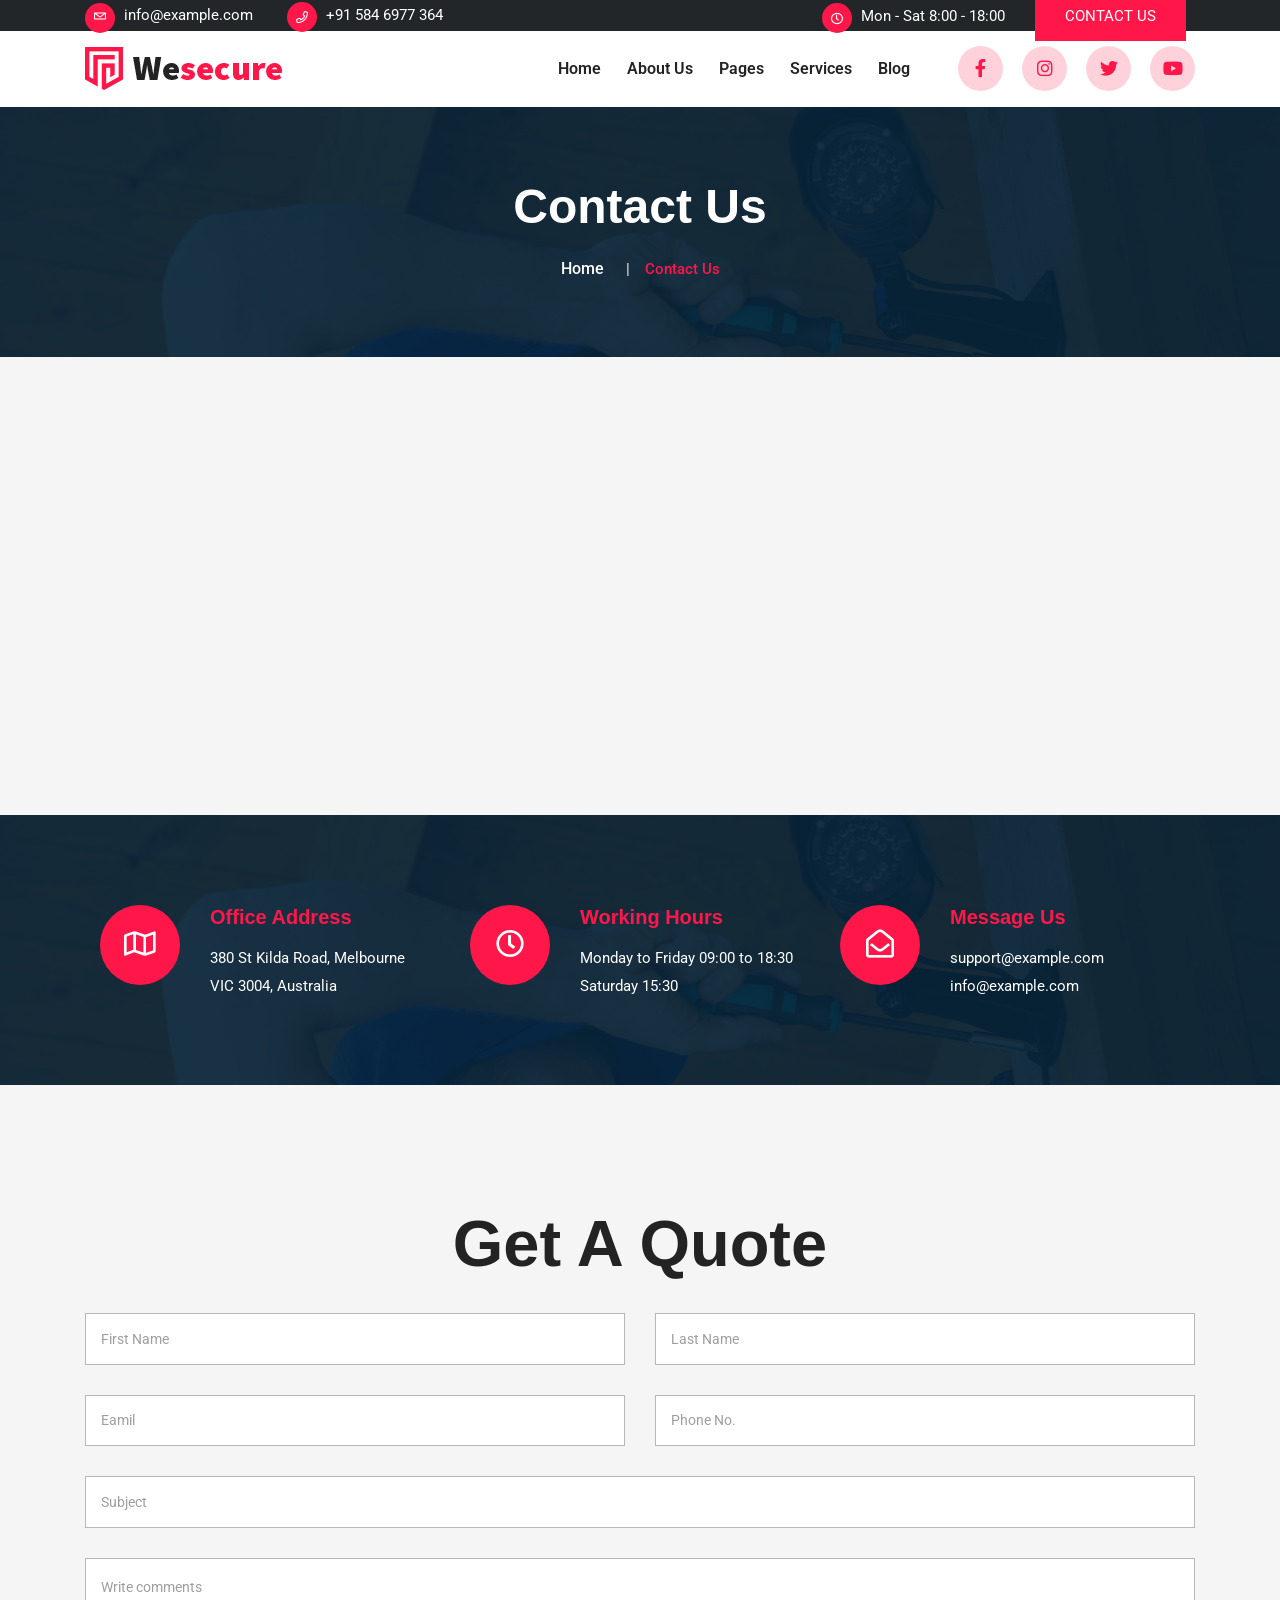
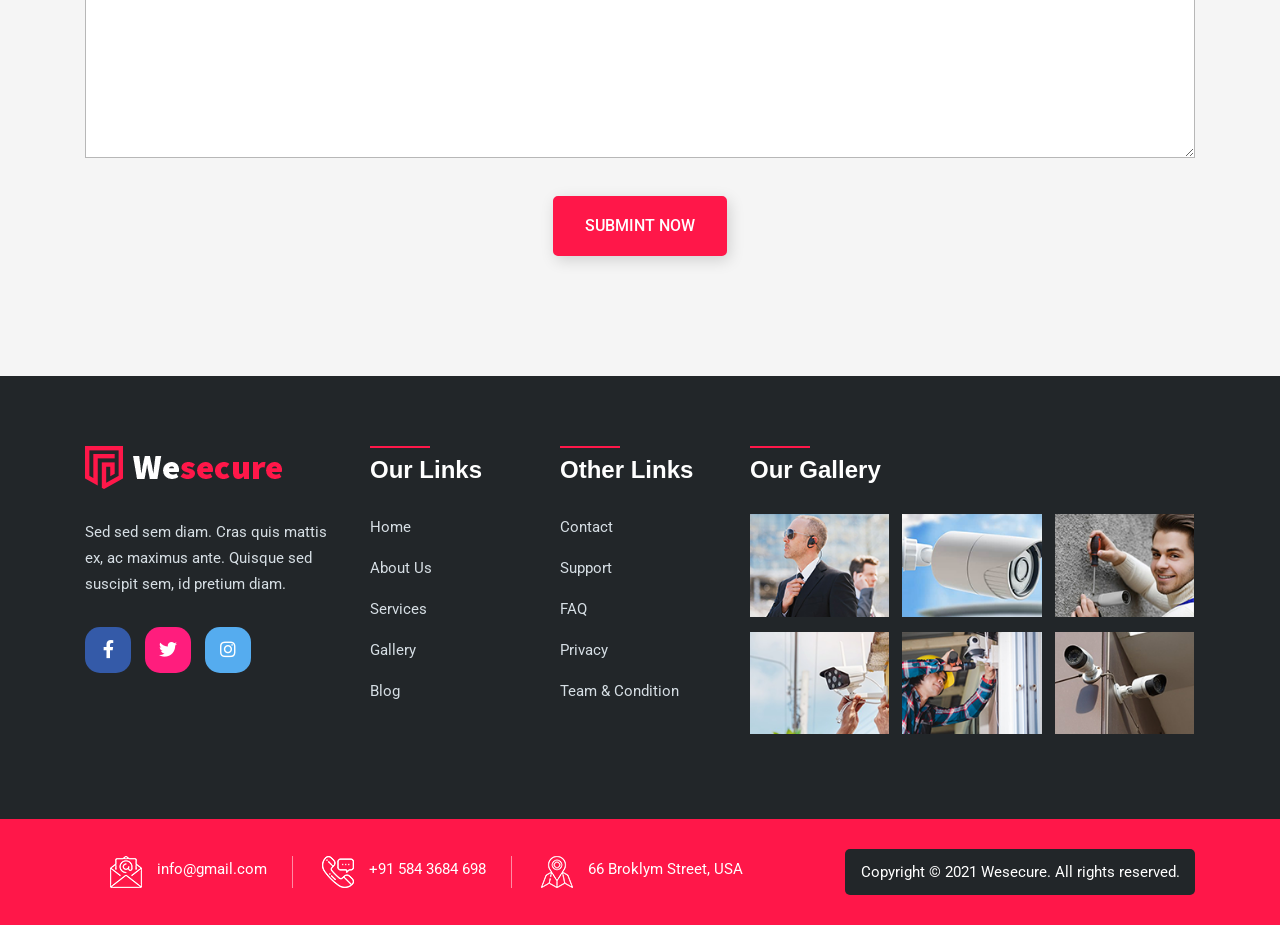
<file: public/frontend/contact.html>
<!doctype html>
<html class="no-js" lang="zxx">
    
<!-- Mirrored from htmldemo.zcubethemes.com/wesecure/contact.html by HTTrack Website Copier/3.x [XR&CO'2014], Sat, 06 Dec 2025 16:45:09 GMT -->
<head>
        <meta charset="utf-8">
        <meta http-equiv="x-ua-compatible" content="ie=edge">
        <title>Wesecure - Home CCTV Security  HTML Template</title>
        <meta name="description" content="">
        <meta name="viewport" content="width=device-width, initial-scale=1">
		<link rel="shortcut icon" type="image/x-icon" href="img/favicon.ico">
        <!-- Place favicon.ico in the root directory -->

		<!-- CSS here -->
        <link rel="stylesheet" href="css/bootstrap.min.css">
        <link rel="stylesheet" href="css/animate.min.css">
        <link rel="stylesheet" href="css/magnific-popup.css">
        <link rel="stylesheet" href="fontawesome/css/all.min.css">
        <link rel="stylesheet" href="font-flaticon/flaticon.css">
        <link rel="stylesheet" href="css/dripicons.css">
        <link rel="stylesheet" href="css/slick.css">
        <link rel="stylesheet" href="css/meanmenu.css">
        <link rel="stylesheet" href="css/default.css">
        <link rel="stylesheet" href="css/style.css">
        <link rel="stylesheet" href="css/responsive.css">
    </head>
    <body>
      <!-- header -->
        <header class="header-area header-three">  
           <div class="header-top second-header d-none d-md-block">
                <div class="container">
                    <div class="row align-items-center">                                              
                        <div class="col-lg-6 col-md-8 d-none  d-md-block">
                            <div class="header-cta">
                                <ul>                                   
                                    <li>
                                        <i class="icon dripicons-mail"></i>
                                        <span>info@example.com</span>
                                    </li>
                                     <li>
                                        <i class="icon far fa-phone"></i>
                                        <span>+91 584 6977 364</span>
                                    </li>
                                </ul>
                            </div>
                        </div>
                         <div class="col-lg-4 col-md-4 text-right d-none d-lg-block">
                             <div class="header-cta">
                                <ul>                                   
                                    
                                     <li>
                                        <i class="icon far fa-clock"></i>
                                        <span>Mon - Sat 8:00 - 18:00</span>
                                    </li>
                                </ul>
                            </div>
                        </div>
                         <div class="col-lg-2 col-md-4 d-none d-md-block">
                             <a href="contact.html" class="top-btn">Contact Us</a>
                              
                        </div>
                    </div>
                </div>
            </div>		
			  <div id="header-sticky" class="menu-area">
                <div class="container">
                    <div class="second-menu">
                        <div class="row align-items-center">
                            <div class="col-xl-3 col-lg-3">
                                <div class="logo">
                                    <a href="index.html"><img src="img/logo/logo.png" alt="logo"></a>
                                </div>
                            </div>
                           <div class="col-xl-6 col-lg-6">
                              
                                <div class="main-menu text-right text-xl-right">
                                    <nav id="mobile-menu">
                                        <ul>
                                            <li class="has-sub">
												<a href="index.html">Home</a>
												<ul>
                                                    <li><a href="index.html">Home Page 01</a></li>
                                                    <li><a href="index-2.html">Home Page 02</a></li>
												</ul>
											</li>
                                            <li><a href="about.html">About Us</a></li>
                                            <li class="has-sub"><a href="#">Pages</a>
												<ul>
                                                    <li><a href="projects.html">Gallery</a></li>
                                                    
                                                    <li><a href="pricing.html">Pricing</a></li>
                                                    <li><a href="team.html">Team</a></li>
                                                    <li><a href="faq.html">Faq</a></li>
                                                </ul>
											</li>
                                            <li class="has-sub"> 
                                              <a href="services.html">Services</a>
                                                <ul>
                                                     <li><a href="services.html">Services</a></li>
                                                    <li><a href="services-detail.html">Services Details</a></li>
												</ul>
                                            </li>
                                           
											<li class="has-sub"> 
                                                <a href="blog.html">Blog</a>
                                                <ul>
                                                    <li><a href="blog.html">Blog</a></li>
                                                    <li><a href="blog-details.html">Blog Details</a></li>
												</ul>
                                            </li>                     
                                        </ul>
                                    </nav>
                                </div>
                            </div>   
                            <div class="col-xl-3 col-lg-3 text-right d-none d-lg-block mt-15 mb-15">
                              <div class="header-social text-right">
                                                <span>
                                                    <a href="#" title="Facebook"><i class="fab fa-facebook-f"></i></a>
                                                    <a href="#" title="LinkedIn"><i class="fab fa-instagram"></i></a>               
                                                    <a href="#" title="Twitter"><i class="fab fa-twitter"></i></a>
                                                    <a href="#" title="Twitter"><i class="fab fa-youtube"></i></a>
                                                   </span>                    
                                                   <!--  /social media icon redux -->                               
                                            </div>
                            </div>
                          
                            
                                <div class="col-12">
                                    <div class="mobile-menu"></div>
                                </div>
                        </div>
                    </div>
                </div>
            </div>
        </header>
        <!-- header-end -->
        <!-- offcanvas-area -->
                <div class="offcanvas-menu">
                <span class="menu-close"><i class="fas fa-times"></i></span>
              <form role="search" method="get" id="searchform"   class="searchform" action="http://wordpress.zcube.in/xconsulta/">
                                <input type="text" name="s" id="search" value="" placeholder="Search"  />
                                <button><i class="fa fa-search"></i></button>
                            </form>

                    
                    <div id="cssmenu3" class="menu-one-page-menu-container">
                        <ul id="menu-one-page-menu-2" class="menu">
                            <li class="menu-item menu-item-type-custom menu-item-object-custom"><a href="index.html">Home</a></li>
                            <li class="menu-item menu-item-type-custom menu-item-object-custom"><a href="about.html">About Us</a></li>
                            <li class="menu-item menu-item-type-custom menu-item-object-custom"><a href="services.html">Services</a></li>
                             <li class="menu-item menu-item-type-custom menu-item-object-custom"><a href="pricing.html">Pricing </a></li>
                             <li class="menu-item menu-item-type-custom menu-item-object-custom"><a href="team.html">Team </a></li>
                             
                             <li class="menu-item menu-item-type-custom menu-item-object-custom"><a href="projects.html">Gallery Study</a></li>
                             <li class="menu-item menu-item-type-custom menu-item-object-custom"><a href="blog.html">Blog</a></li>
                            <li class="menu-item menu-item-type-custom menu-item-object-custom"><a href="contact.html">Contact</a></li>
                        </ul>
                    </div>  
                    
                    <div id="cssmenu2" class="menu-one-page-menu-container">
                        <ul id="menu-one-page-menu-1" class="menu">
                            <li class="menu-item menu-item-type-custom menu-item-object-custom"><a href="#home"><span>+8 12 3456897</span></a></li>
                            <li class="menu-item menu-item-type-custom menu-item-object-custom"><a href="#howitwork"><span>info@example.com</span></a></li>
                        </ul>
                    </div>                
            </div>
            <div class="offcanvas-overly"></div>
                 <!-- offcanvas-end -->
        <!-- main-area -->
        <main>
            
            <!-- search-popup -->
		<div class="modal fade bs-example-modal-lg search-bg popup1" tabindex="-1" role="dialog">
			<div class="modal-dialog modal-lg" role="document">
				<div class="modal-content search-popup">
					<div class="text-center">
						<a href="#" class="close2" data-dismiss="modal" aria-label="Close">× close</a>
					</div>
					<div class="row search-outer">
						<div class="col-md-11"><input type="text" placeholder="Search for products..." /></div>
						<div class="col-md-1 text-right"><a href="#"><i class="fa fa-search" aria-hidden="true"></i></a></div>
					</div>
				</div>
			</div>
		</div>
		<!-- /search-popup -->
            <!-- breadcrumb-area -->
            <section class="breadcrumb-area d-flex align-items-center" style="background-image:url(img/testimonial/test-bg.png)">
                <div class="container">
                    <div class="row align-items-center">
                        <div class="col-xl-12 col-lg-12">
                            <div class="breadcrumb-wrap text-left">
                                <div class="breadcrumb-title">
                                    <h2>Contact Us</h2>    
                                    <div class="breadcrumb-wrap">
                              
                                <nav aria-label="breadcrumb">
                                    <ol class="breadcrumb">
                                        <li class="breadcrumb-item"><a href="index.html">Home</a></li>
                                        <li class="breadcrumb-item active" aria-current="page">Contact Us</li>
                                    </ol>
                                </nav>
                            </div>
                                </div>
                            </div>
                        </div>
                        
                    </div>
                </div>
            </section>
            <!-- breadcrumb-area-end -->
          
               <!-- map-area-end -->
            <div class="map fix" style="background: #f5f5f5;">
                <div class="container-flud">
                    
                    <div class="row">
                        <div class="col-lg-12">
                       <iframe src="https://www.google.com/maps/embed?pb=!1m18!1m12!1m3!1d212867.83634504632!2d-112.24455686962897!3d33.52582710700138!2m3!1f0!2f0!3f0!3m2!1i1024!2i768!4f13.1!3m3!1m2!1s0x872b743829374b03%3A0xabaac255b1e43fbe!2sPlexus%20Worldwide!5e0!3m2!1sen!2sin!4v1618567685329!5m2!1sen!2sin" width="600" height="450" style="border:0;" allowfullscreen="" loading="lazy"></iframe>
                        </div>
                    </div>
                </div>
            </div>
		     <!-- map-area-end -->
            <!-- contact-area -->
            <section id="contact" class="contact-area after-none contact-bg p-relative fix pt-90 pb-30" style="background-image:url(img/testimonial/test-bg.png)" >
                
                <div class="container">
             
					<div class="row">
						<div class="col-lg-12">
                         <div class="contact-info">
						<div class="single-cta pb-30 mb-30 wow fadeInUp animated" data-animation="fadeInDown animated" data-delay=".2s">
                                <div class="f-cta-icon">
                                    <i class="far fa-map"></i>
                                </div>
                                <h5>Office Address</h5>
                                <p>380 St Kilda Road, Melbourne <br>
                                    VIC 3004, Australia</p>
                            </div>
							 <div class="single-cta pb-30 mb-30 wow fadeInUp animated" data-animation="fadeInDown animated" data-delay=".2s">
                                <div class="f-cta-icon">
                                    <i class="far fa-clock"></i>
                                </div>
                                <h5>Working Hours</h5>
                                <p>Monday to Friday 09:00 to 18:30 <br> 
                                    Saturday 15:30</p>
                            </div>
							 <div class="single-cta pb-30 mb-30 wow fadeInUp animated" data-animation="fadeInDown animated" data-delay=".2s">
                                <div class="f-cta-icon">
                                    <i class="far fa-envelope-open"></i>
                                </div>
                                <h5>Message Us</h5>
                                <p> <a href="#">support@example.com</a><br><a href="#">info@example.com</a></p>
                            </div>
                            </div>
                            </div>
					</div>
                    
                </div>
               
            </section>
            <!-- contact-area-end -->
		     <!-- contact-area -->
            <section id="contact" class="contact-area after-none contact-bg pt-120 pb-120 p-relative fix" style="background: #f5f5f5;" >
                
                <div class="container">
             
					<div class="row">
						
                         
                        <div class="col-lg-12 order-2">
                            <div class="contact-bg02">
                            <div class="section-title center-align text-center">
                               
                                <h2>
                                    Get A Quote
                                </h2>
                               
                            </div>
                             
						<form action="https://htmldemo.zcubethemes.com/wesecure/mail.php" method="post" class="contact-form mt-30">
							<div class="row">
                            <div class="col-lg-6">
                                <div class="contact-field p-relative c-name mb-30">                                    
                                    <input type="text" id="firstn" name="firstn" placeholder="First Name" required>
                                </div>                               
                            </div>
							<div class="col-lg-6">                               
                                <div class="contact-field p-relative c-email mb-20">                                    
                                    <input type="text" id="lastn" name="lastn" placeholder="Last Name" required>
                                </div>                                
                            </div>
							<div class="col-lg-6">                               
                                <div class="contact-field p-relative c-subject mb-30">                                   
                                    <input type="text" id="email" name="email" placeholder="Eamil" required>
                                </div>
                            </div>		
                            <div class="col-lg-6">                               
                                <div class="contact-field p-relative c-subject mb-30">                                   
                                    <input type="text" id="phone" name="phone" placeholder="Phone No." required>
                                </div>
                            </div>	
                            <div class="col-lg-12">                               
                                <div class="contact-field p-relative c-subject mb-30">                                   
                                    <input type="text" id="subject" name="subject" placeholder="Subject" required>
                                </div>
                            </div>	
                            
                            <div class="col-lg-12">
                                <div class="contact-field p-relative c-message mb-30">                                  
                                    <textarea name="message" id="message" cols="30" rows="10" placeholder="Write comments"></textarea>
                                </div>
                                <div class="slider-btn  text-center">                                          
                                            <button class="btn ss-btn active" data-animation="fadeInRight" data-delay=".8s">Submint Now</button>				
                                        </div>                             
                            </div>
                            </div>
                        
                    </form>
                            
                            </div>
                        
						</div>
					</div>
                    
                </div>
               
            </section>
            <!-- contact-area-end -->
             
        </main>
        <!-- main-area-end -->
    <!-- footer -->
        <footer class="footer-bg footer-p" style="background:#222629;">
             <div class="footer-top pt-70 pb-40">
                <div class="container">
                    <div class="row justify-content-between">
                        
                          <div class="col-xl-3 col-lg-3 col-sm-6">
                            <div class="footer-widget mb-15">
                                <div class="f-widget-title mb-30">
                                   <img src="img/logo/f_logo.png" alt="img">                                   
                                </div>
                                 <p>Sed sed sem diam. Cras quis mattis ex, ac maximus ante. Quisque sed suscipit sem, id pretium diam.</p>
                               
                            </div>
                              <div class="footer-social  mt-30">                                    
                                    <a href="#"><i class="fab fa-facebook-f"></i></a>
                                    <a href="#"><i class="fab fa-twitter"></i></a>
                                    <a href="#"><i class="fab fa-instagram"></i></a>
                                </div>
                        </div>
						<div class="col-xl-2 col-lg-2 col-sm-6">
                            <div class="footer-widget mb-30">
                                <div class="f-widget-title">
                                    <h2>Our Links</h2>
                                </div>
                                <div class="footer-link">
                                    <ul>                                        
                                        <li><a href="index.html">Home</a></li>
                                        <li><a href="about.html"> About Us</a></li>
                                        <li><a href="services.html"> Services </a></li>
                                        <li><a href="projects.html"> Gallery</a></li>
                                        <li><a href="blog.html">Blog </a></li>
                                    </ul>
                                </div>
                            </div>
                        </div>
                        <div class="col-xl-2 col-lg-2 col-sm-6">
                            <div class="footer-widget mb-30">
                                <div class="f-widget-title">
                                    <h2>Other Links</h2>
                                </div>
                                <div class="footer-link">
                                    <ul>
                                        <li><a href="contact.html"> Contact</a></li>
                                        <li><a href="#"> Support</a></li>
                                        <li><a href="faq.html"> FAQ</a></li>
                                        <li><a href="#"> Privacy</a></li>
                                        <li><a href="#"> Team & Condition</a></li>
                                    </ul>
                                </div>
                            </div>
                        </div>
                       <div class="col-xl-5 col-lg-5 col-sm-6">
                            <div class="footer-widget mb-30">
                                <div class="f-widget-title">
                                    <h2>Our Gallery</h2>
                                </div>
                                <div class="f-insta">
                                    <ul>
                                        <li><a href="img/instagram/f-galler-01.png" class="popup-image"><img src="img/instagram/f-galler-01.png" alt="img"></a></li>
                                       <li><a href="img/instagram/f-galler-02.png" class="popup-image"><img src="img/instagram/f-galler-02.png" alt="img"></a></li>
                                        <li><a href="img/instagram/f-galler-03.png" class="popup-image"><img src="img/instagram/f-galler-03.png" alt="img"></a></li>
                                        <li><a href="img/instagram/f-galler-04.png" class="popup-image"><img src="img/instagram/f-galler-04.png" alt="img"></a></li>
                                        <li><a href="img/instagram/f-galler-05.png" class="popup-image"><img src="img/instagram/f-galler-05.png" alt="img"></a></li>
                                        <li><a href="img/instagram/f-galler-06.png" class="popup-image"><img src="img/instagram/f-galler-06.png" alt="img"></a></li>
                                        
                                    </ul>
                                </div>
                            </div>
                        </div>  
                      
                        
                    </div>
                </div>
            </div>
            <div class="copyright-wrap">
                <div class="container">
                    <div class="row align-items-center">
                        
                        <div class="col-lg-8">                       
                           <ul>
                                <li>
                                    <a href="#">
                                        <div class="icon">
                                            <img src="img/icon/f-email.png" alt="img"> 
                                        </div>
                                        <div class="text2">
                                            info@gmail.com
                                        </div>
                                    </a>
                               </li>
                                <li>
                                    <a href="#">
                                        <div class="icon">
                                            <img src="img/icon/f-phone-call.png" alt="img"> 
                                        </div>
                                        <div class="text2">
                                            +91 584 3684 698
                                        </div>
                                    </a>
                               </li>
                                <li>
                                    <a href="#">
                                        <div class="icon">
                                            <img src="img/icon/f-location.png" alt="img"> 
                                        </div>
                                        <div class="text2">
                                            66 Broklym Street, USA
                                        </div>
                                    </a>
                               </li>
                               
                            </ul>
                        </div>
                        <div class="col-lg-4">                         
                               <div class="text">Copyright  © 2021 Wesecure. All rights reserved.</div>      
                        </div>
                        
                    </div>
                </div>
            </div>
        </footer>
        <!-- footer-end -->



		<!-- JS here -->
        <script src="js/vendor/modernizr-3.5.0.min.js"></script>
        <script src="js/vendor/jquery-3.6.0.min.js"></script>
        <script src="js/popper.min.js"></script>
        <script src="js/bootstrap.min.js"></script>
        <script src="js/slick.min.js"></script>
        <script src="js/ajax-form.js"></script>
        <script src="js/paroller.js"></script>
        <script src="js/wow.min.js"></script>
        <script src="js/js_isotope.pkgd.min.js"></script>
        <script src="js/imagesloaded.min.js"></script>
        <script src="js/parallax.min.js"></script>
         <script src="js/jquery.waypoints.min.js"></script>
        <script src="js/jquery.counterup.min.js"></script>
        <script src="js/jquery.scrollUp.min.js"></script>
        <script src="js/jquery.meanmenu.min.js"></script>
        <script src="js/parallax-scroll.js"></script>
        <script src="js/jquery.magnific-popup.min.js"></script>
        <script src="js/element-in-view.js"></script>
        <script src="js/main.js"></script>
    </body>

<!-- Mirrored from htmldemo.zcubethemes.com/wesecure/contact.html by HTTrack Website Copier/3.x [XR&CO'2014], Sat, 06 Dec 2025 16:45:10 GMT -->
</html>
</file>
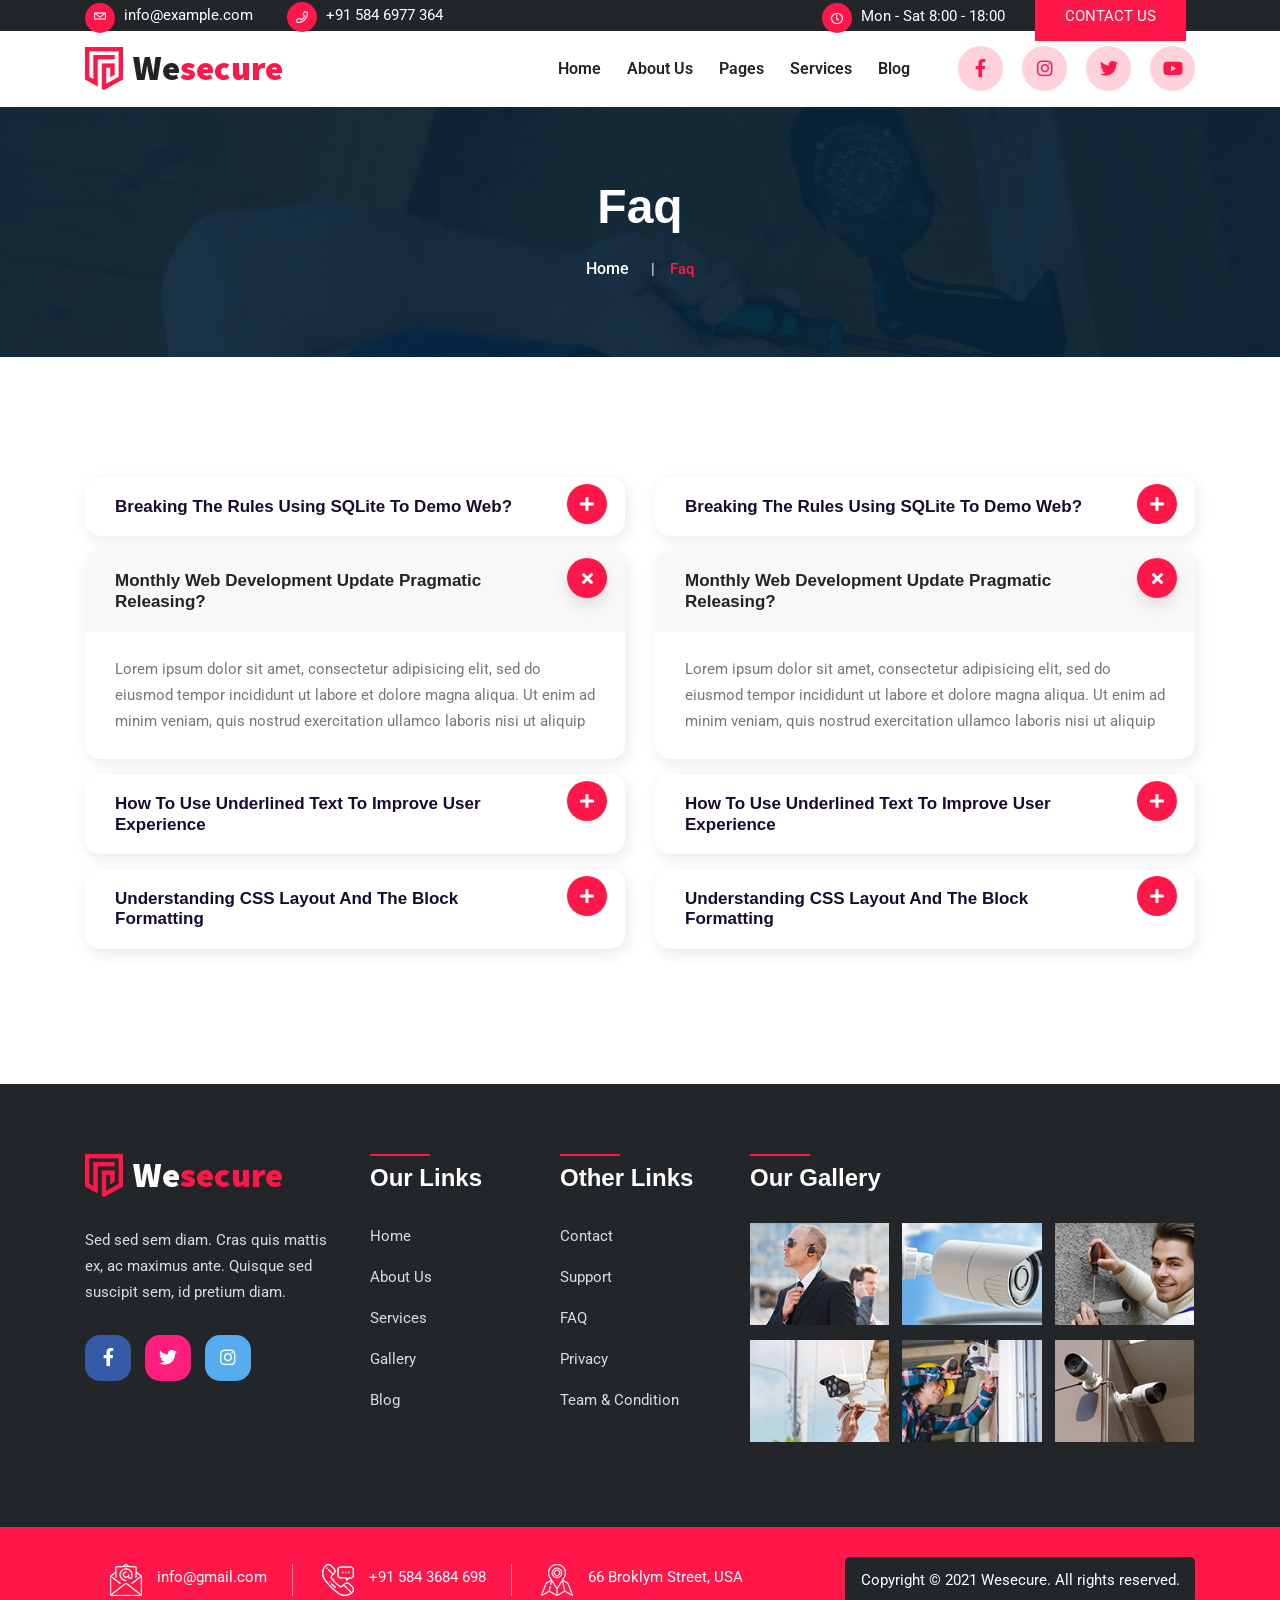
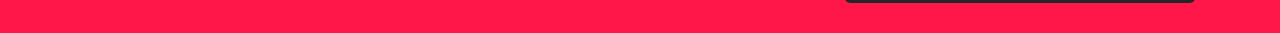
<file: public/frontend/faq.html>
<!doctype html>
<html class="no-js" lang="zxx">
    
<!-- Mirrored from htmldemo.zcubethemes.com/wesecure/faq.html by HTTrack Website Copier/3.x [XR&CO'2014], Sat, 06 Dec 2025 16:45:16 GMT -->
<head>
        <meta charset="utf-8">
        <meta http-equiv="x-ua-compatible" content="ie=edge">
        <title>Wesecure - Home CCTV Security  HTML Template</title>
        <meta name="description" content="">
        <meta name="viewport" content="width=device-width, initial-scale=1">
		<link rel="shortcut icon" type="image/x-icon" href="img/favicon.ico">
        <!-- Place favicon.ico in the root directory -->

		<!-- CSS here -->
        <link rel="stylesheet" href="css/bootstrap.min.css">
        <link rel="stylesheet" href="css/animate.min.css">
        <link rel="stylesheet" href="css/magnific-popup.css">
        <link rel="stylesheet" href="fontawesome/css/all.min.css">
        <link rel="stylesheet" href="font-flaticon/flaticon.css">
        <link rel="stylesheet" href="css/dripicons.css">
        <link rel="stylesheet" href="css/slick.css">
        <link rel="stylesheet" href="css/meanmenu.css">
        <link rel="stylesheet" href="css/default.css">
        <link rel="stylesheet" href="css/style.css">
        <link rel="stylesheet" href="css/responsive.css">
    </head>
    <body>
     <!-- header -->
        <header class="header-area header-three">  
           <div class="header-top second-header d-none d-md-block">
                <div class="container">
                    <div class="row align-items-center">                                              
                        <div class="col-lg-6 col-md-8 d-none  d-md-block">
                            <div class="header-cta">
                                <ul>                                   
                                    <li>
                                        <i class="icon dripicons-mail"></i>
                                        <span>info@example.com</span>
                                    </li>
                                     <li>
                                        <i class="icon far fa-phone"></i>
                                        <span>+91 584 6977 364</span>
                                    </li>
                                </ul>
                            </div>
                        </div>
                         <div class="col-lg-4 col-md-4 text-right d-none d-lg-block">
                             <div class="header-cta">
                                <ul>                                   
                                    
                                     <li>
                                        <i class="icon far fa-clock"></i>
                                        <span>Mon - Sat 8:00 - 18:00</span>
                                    </li>
                                </ul>
                            </div>
                        </div>
                         <div class="col-lg-2 col-md-4 d-none d-md-block">
                             <a href="contact.html" class="top-btn">Contact Us</a>
                              
                        </div>
                    </div>
                </div>
            </div>		
			  <div id="header-sticky" class="menu-area">
                <div class="container">
                    <div class="second-menu">
                        <div class="row align-items-center">
                            <div class="col-xl-3 col-lg-3">
                                <div class="logo">
                                    <a href="index.html"><img src="img/logo/logo.png" alt="logo"></a>
                                </div>
                            </div>
                           <div class="col-xl-6 col-lg-6">
                              
                                <div class="main-menu text-right text-xl-right">
                                    <nav id="mobile-menu">
                                        <ul>
                                            <li class="has-sub">
												<a href="index.html">Home</a>
												<ul>
                                                    <li><a href="index.html">Home Page 01</a></li>
                                                    <li><a href="index-2.html">Home Page 02</a></li>
												</ul>
											</li>
                                            <li><a href="about.html">About Us</a></li>
                                            <li class="has-sub"><a href="#">Pages</a>
												<ul>
                                                    <li><a href="projects.html">Gallery</a></li>
                                                    
                                                    <li><a href="pricing.html">Pricing</a></li>
                                                    <li><a href="team.html">Team</a></li>
                                                    <li><a href="faq.html">Faq</a></li>
                                                </ul>
											</li>
                                            <li class="has-sub"> 
                                              <a href="services.html">Services</a>
                                                <ul>
                                                     <li><a href="services.html">Services</a></li>
                                                    <li><a href="services-detail.html">Services Details</a></li>
												</ul>
                                            </li>
                                           
											<li class="has-sub"> 
                                                <a href="blog.html">Blog</a>
                                                <ul>
                                                    <li><a href="blog.html">Blog</a></li>
                                                    <li><a href="blog-details.html">Blog Details</a></li>
												</ul>
                                            </li>                     
                                        </ul>
                                    </nav>
                                </div>
                            </div>   
                            <div class="col-xl-3 col-lg-3 text-right d-none d-lg-block mt-15 mb-15">
                              <div class="header-social text-right">
                                                <span>
                                                    <a href="#" title="Facebook"><i class="fab fa-facebook-f"></i></a>
                                                    <a href="#" title="LinkedIn"><i class="fab fa-instagram"></i></a>               
                                                    <a href="#" title="Twitter"><i class="fab fa-twitter"></i></a>
                                                    <a href="#" title="Twitter"><i class="fab fa-youtube"></i></a>
                                                   </span>                    
                                                   <!--  /social media icon redux -->                               
                                            </div>
                            </div>
                          
                            
                                <div class="col-12">
                                    <div class="mobile-menu"></div>
                                </div>
                        </div>
                    </div>
                </div>
            </div>
        </header>
        <!-- header-end -->
        <!-- offcanvas-area -->
                <div class="offcanvas-menu">
                <span class="menu-close"><i class="fas fa-times"></i></span>
              <form role="search" method="get" id="searchform"   class="searchform" action="http://wordpress.zcube.in/xconsulta/">
                                <input type="text" name="s" id="search" value="" placeholder="Search"  />
                                <button><i class="fa fa-search"></i></button>
                            </form>

                    
                    <div id="cssmenu3" class="menu-one-page-menu-container">
                        <ul id="menu-one-page-menu-2" class="menu">
                            <li class="menu-item menu-item-type-custom menu-item-object-custom"><a href="index.html">Home</a></li>
                            <li class="menu-item menu-item-type-custom menu-item-object-custom"><a href="about.html">About Us</a></li>
                            <li class="menu-item menu-item-type-custom menu-item-object-custom"><a href="services.html">Services</a></li>
                             <li class="menu-item menu-item-type-custom menu-item-object-custom"><a href="pricing.html">Pricing </a></li>
                             <li class="menu-item menu-item-type-custom menu-item-object-custom"><a href="team.html">Team </a></li>
                             
                             <li class="menu-item menu-item-type-custom menu-item-object-custom"><a href="projects.html">Gallery Study</a></li>
                             <li class="menu-item menu-item-type-custom menu-item-object-custom"><a href="blog.html">Blog</a></li>
                            <li class="menu-item menu-item-type-custom menu-item-object-custom"><a href="contact.html">Contact</a></li>
                        </ul>
                    </div>  
                    
                    <div id="cssmenu2" class="menu-one-page-menu-container">
                        <ul id="menu-one-page-menu-1" class="menu">
                            <li class="menu-item menu-item-type-custom menu-item-object-custom"><a href="#home"><span>+8 12 3456897</span></a></li>
                            <li class="menu-item menu-item-type-custom menu-item-object-custom"><a href="#howitwork"><span>info@example.com</span></a></li>
                        </ul>
                    </div>                
            </div>
            <div class="offcanvas-overly"></div>
                 <!-- offcanvas-end -->
        <!-- main-area -->
        <main>
            
            <!-- search-popup -->
		<div class="modal fade bs-example-modal-lg search-bg popup1" tabindex="-1" role="dialog">
			<div class="modal-dialog modal-lg" role="document">
				<div class="modal-content search-popup">
					<div class="text-center">
						<a href="#" class="close2" data-dismiss="modal" aria-label="Close">× close</a>
					</div>
					<div class="row search-outer">
						<div class="col-md-11"><input type="text" placeholder="Search for products..." /></div>
						<div class="col-md-1 text-right"><a href="#"><i class="fa fa-search" aria-hidden="true"></i></a></div>
					</div>
				</div>
			</div>
		</div>
		<!-- /search-popup -->
           <!-- breadcrumb-area -->
            <section class="breadcrumb-area d-flex align-items-center" style="background-image:url(img/testimonial/test-bg.png)">
                <div class="container">
                    <div class="row align-items-center">
                        <div class="col-xl-12 col-lg-12">
                            <div class="breadcrumb-wrap text-left">
                                <div class="breadcrumb-title">
                                    <h2>Faq</h2>    
                                    <div class="breadcrumb-wrap">
                              
                                <nav aria-label="breadcrumb">
                                    <ol class="breadcrumb">
                                        <li class="breadcrumb-item"><a href="index.html">Home</a></li>
                                        <li class="breadcrumb-item active" aria-current="page">Faq</li>
                                    </ol>
                                </nav>
                            </div>
                                </div>
                            </div>
                        </div>
                        
                    </div>
                </div>
            </section>
            <!-- breadcrumb-area-end -->
			 <!-- team-area -->
            <section id="faq" class="faq-area pt-120 pb-120">             
                <div class="container">   
                    <div class="row">
                        <div class="col-lg-6 col-md-6">
                            <div class="faq-wrap">
                                <div class="accordion" id="accordionExample">
                                    <div class="card">
                                        <div class="card-header" id="headingOne">
                                            <h2 class="mb-0">
                                                <button class="faq-btn collapsed" type="button" data-toggle="collapse" data-target="#collapseOne" aria-expanded="false" aria-controls="collapseOne">
                                                    Breaking The Rules Using SQLite To Demo Web?
                                                </button>
                                            </h2>
                                        </div>
                                        <div id="collapseOne" class="collapse" aria-labelledby="headingOne" data-parent="#accordionExample" style="">
                                            <div class="card-body">
                                                Lorem ipsum dolor sit amet, consectetur adipisicing elit, sed do eiusmod tempor incididunt ut labore et dolore magna
                                                aliqua. Ut enim ad minim veniam, quis nostrud exercitation ullamco laboris nisi ut aliquip
                                            </div>
                                        </div>
                                    </div>
                                    <div class="card">
                                        <div class="card-header" id="headingTwo">
                                            <h2 class="mb-0">
                                                <button class="faq-btn" type="button" data-toggle="collapse" data-target="#collapseTwo" aria-expanded="true" aria-controls="collapseTwo">
                                                    Monthly Web Development Update Pragmatic Releasing?
                                                </button>
                                            </h2>
                                        </div>
                                        <div id="collapseTwo" class="collapse show" aria-labelledby="headingTwo" data-parent="#accordionExample" style="">
                                            <div class="card-body">
                                                Lorem ipsum dolor sit amet, consectetur adipisicing elit, sed do eiusmod tempor incididunt ut labore et dolore magna
                                                aliqua. Ut enim ad minim veniam, quis nostrud exercitation ullamco laboris nisi ut aliquip
                                            </div>
                                        </div>
                                    </div>
                                    <div class="card">
                                        <div class="card-header" id="headingThree">
                                            <h2 class="mb-0">
                                                <button class="faq-btn collapsed" type="button" data-toggle="collapse" data-target="#collapseThree" aria-expanded="false" aria-controls="collapseThree">
                                                    How To Use Underlined Text To Improve User Experience
                                                </button>
                                            </h2>
                                        </div>
                                        <div id="collapseThree" class="collapse" aria-labelledby="headingThree" data-parent="#accordionExample" style="">
                                            <div class="card-body">
                                                Lorem ipsum dolor sit amet, consectetur adipisicing elit, sed do eiusmod tempor incididunt ut labore et dolore magna
                                                aliqua. Ut enim ad minim veniam, quis nostrud exercitation ullamco laboris nisi ut aliquip
                                            </div>
                                        </div>
                                    </div>
                                    <div class="card">
                                        <div class="card-header" id="headingFour">
                                            <h2 class="mb-0">
                                                <button class="faq-btn collapsed" type="button" data-toggle="collapse" data-target="#collapseFour" aria-expanded="false" aria-controls="collapseFour">
                                                    Understanding CSS Layout And The Block Formatting
                                                </button>
                                            </h2>
                                        </div>
                                        <div id="collapseFour" class="collapse" aria-labelledby="headingFour" data-parent="#accordionExample">
                                            <div class="card-body">
                                                Lorem ipsum dolor sit amet, consectetur adipisicing elit, sed do eiusmod tempor incididunt ut labore et dolore magna
                                                aliqua. Ut enim ad minim veniam, quis nostrud exercitation ullamco laboris nisi ut aliquip
                                            </div>
                                        </div>
                                    </div>
                                </div>
                            </div>
                        </div>
                        <div class="col-lg-6 col-md-6">
                            <div class="faq-wrap">
                                <div class="accordion" id="accordionExample1">
                                    <div class="card">
                                        <div class="card-header" id="headingfive">
                                            <h2 class="mb-0">
                                                <button class="faq-btn collapsed" type="button" data-toggle="collapse" data-target="#collapsefive" aria-expanded="false" aria-controls="collapsefive">
                                                    Breaking The Rules Using SQLite To Demo Web?
                                                </button>
                                            </h2>
                                        </div>
                                        <div id="collapsefive" class="collapse" aria-labelledby="headingfive" data-parent="#accordionExample1" style="">
                                            <div class="card-body">
                                                Lorem ipsum dolor sit amet, consectetur adipisicing elit, sed do eiusmod tempor incididunt ut labore et dolore magna
                                                aliqua. Ut enim ad minim veniam, quis nostrud exercitation ullamco laboris nisi ut aliquip
                                            </div>
                                        </div>
                                    </div>
                                    <div class="card">
                                        <div class="card-header" id="headingSix">
                                            <h2 class="mb-0">
                                                <button class="faq-btn" type="button" data-toggle="collapse" data-target="#collapseSix" aria-expanded="true" aria-controls="collapseSix">
                                                    Monthly Web Development Update Pragmatic Releasing?
                                                </button>
                                            </h2>
                                        </div>
                                        <div id="collapseSix" class="collapse show" aria-labelledby="headingSix" data-parent="#accordionExample" style="">
                                            <div class="card-body">
                                                Lorem ipsum dolor sit amet, consectetur adipisicing elit, sed do eiusmod tempor incididunt ut labore et dolore magna
                                                aliqua. Ut enim ad minim veniam, quis nostrud exercitation ullamco laboris nisi ut aliquip
                                            </div>
                                        </div>
                                    </div>
                                    <div class="card">
                                        <div class="card-header" id="headingSeveen">
                                            <h2 class="mb-0">
                                                <button class="faq-btn collapsed" type="button" data-toggle="collapse" data-target="#collapseSeveen" aria-expanded="false" aria-controls="collapseSeveen">
                                                    How To Use Underlined Text To Improve User Experience
                                                </button>
                                            </h2>
                                        </div>
                                        <div id="collapseSeveen" class="collapse" aria-labelledby="headingSeveen" data-parent="#accordionExample" style="">
                                            <div class="card-body">
                                                Lorem ipsum dolor sit amet, consectetur adipisicing elit, sed do eiusmod tempor incididunt ut labore et dolore magna
                                                aliqua. Ut enim ad minim veniam, quis nostrud exercitation ullamco laboris nisi ut aliquip
                                            </div>
                                        </div>
                                    </div>
                                    <div class="card">
                                        <div class="card-header" id="headingEighte">
                                            <h2 class="mb-0">
                                                <button class="faq-btn collapsed" type="button" data-toggle="collapse" data-target="#collapseEighte" aria-expanded="false" aria-controls="collapseEighte">
                                                    Understanding CSS Layout And The Block Formatting
                                                </button>
                                            </h2>
                                        </div>
                                        <div id="collapseEighte" class="collapse" aria-labelledby="headingEighte" data-parent="#accordionExample">
                                            <div class="card-body">
                                                Lorem ipsum dolor sit amet, consectetur adipisicing elit, sed do eiusmod tempor incididunt ut labore et dolore magna
                                                aliqua. Ut enim ad minim veniam, quis nostrud exercitation ullamco laboris nisi ut aliquip
                                            </div>
                                        </div>
                                    </div>
                                </div>
                            </div>
                        </div>
                      
                        
                    </div>
                </div>
            </section>
            <!-- team-area-end -->   
          
         
        </main>
        <!-- main-area-end -->
        <!-- footer -->
        <footer class="footer-bg footer-p" style="background:#222629;">
             <div class="footer-top pt-70 pb-40">
                <div class="container">
                    <div class="row justify-content-between">
                        
                          <div class="col-xl-3 col-lg-3 col-sm-6">
                            <div class="footer-widget mb-15">
                                <div class="f-widget-title mb-30">
                                   <img src="img/logo/f_logo.png" alt="img">                                   
                                </div>
                                 <p>Sed sed sem diam. Cras quis mattis ex, ac maximus ante. Quisque sed suscipit sem, id pretium diam.</p>
                               
                            </div>
                              <div class="footer-social  mt-30">                                    
                                    <a href="#"><i class="fab fa-facebook-f"></i></a>
                                    <a href="#"><i class="fab fa-twitter"></i></a>
                                    <a href="#"><i class="fab fa-instagram"></i></a>
                                </div>
                        </div>
						<div class="col-xl-2 col-lg-2 col-sm-6">
                            <div class="footer-widget mb-30">
                                <div class="f-widget-title">
                                    <h2>Our Links</h2>
                                </div>
                                <div class="footer-link">
                                    <ul>                                        
                                        <li><a href="index.html">Home</a></li>
                                        <li><a href="about.html"> About Us</a></li>
                                        <li><a href="services.html"> Services </a></li>
                                        <li><a href="projects.html"> Gallery</a></li>
                                        <li><a href="blog.html">Blog </a></li>
                                    </ul>
                                </div>
                            </div>
                        </div>
                        <div class="col-xl-2 col-lg-2 col-sm-6">
                            <div class="footer-widget mb-30">
                                <div class="f-widget-title">
                                    <h2>Other Links</h2>
                                </div>
                                <div class="footer-link">
                                    <ul>
                                        <li><a href="contact.html"> Contact</a></li>
                                        <li><a href="#"> Support</a></li>
                                        <li><a href="faq.html"> FAQ</a></li>
                                        <li><a href="#"> Privacy</a></li>
                                        <li><a href="#"> Team & Condition</a></li>
                                    </ul>
                                </div>
                            </div>
                        </div>
                       <div class="col-xl-5 col-lg-5 col-sm-6">
                            <div class="footer-widget mb-30">
                                <div class="f-widget-title">
                                    <h2>Our Gallery</h2>
                                </div>
                                <div class="f-insta">
                                    <ul>
                                        <li><a href="img/instagram/f-galler-01.png" class="popup-image"><img src="img/instagram/f-galler-01.png" alt="img"></a></li>
                                       <li><a href="img/instagram/f-galler-02.png" class="popup-image"><img src="img/instagram/f-galler-02.png" alt="img"></a></li>
                                        <li><a href="img/instagram/f-galler-03.png" class="popup-image"><img src="img/instagram/f-galler-03.png" alt="img"></a></li>
                                        <li><a href="img/instagram/f-galler-04.png" class="popup-image"><img src="img/instagram/f-galler-04.png" alt="img"></a></li>
                                        <li><a href="img/instagram/f-galler-05.png" class="popup-image"><img src="img/instagram/f-galler-05.png" alt="img"></a></li>
                                        <li><a href="img/instagram/f-galler-06.png" class="popup-image"><img src="img/instagram/f-galler-06.png" alt="img"></a></li>
                                        
                                    </ul>
                                </div>
                            </div>
                        </div>  
                      
                        
                    </div>
                </div>
            </div>
            <div class="copyright-wrap">
                <div class="container">
                    <div class="row align-items-center">
                        
                        <div class="col-lg-8">                       
                           <ul>
                                <li>
                                    <a href="#">
                                        <div class="icon">
                                            <img src="img/icon/f-email.png" alt="img"> 
                                        </div>
                                        <div class="text2">
                                            info@gmail.com
                                        </div>
                                    </a>
                               </li>
                                <li>
                                    <a href="#">
                                        <div class="icon">
                                            <img src="img/icon/f-phone-call.png" alt="img"> 
                                        </div>
                                        <div class="text2">
                                            +91 584 3684 698
                                        </div>
                                    </a>
                               </li>
                                <li>
                                    <a href="#">
                                        <div class="icon">
                                            <img src="img/icon/f-location.png" alt="img"> 
                                        </div>
                                        <div class="text2">
                                            66 Broklym Street, USA
                                        </div>
                                    </a>
                               </li>
                               
                            </ul>
                        </div>
                        <div class="col-lg-4">                         
                               <div class="text">Copyright  © 2021 Wesecure. All rights reserved.</div>      
                        </div>
                        
                    </div>
                </div>
            </div>
        </footer>
        <!-- footer-end -->


		<!-- JS here -->
        <script src="js/vendor/modernizr-3.5.0.min.js"></script>
        <script src="js/vendor/jquery-3.6.0.min.js"></script>
        <script src="js/popper.min.js"></script>
        <script src="js/bootstrap.min.js"></script>
        <script src="js/slick.min.js"></script>
        <script src="js/ajax-form.js"></script>
        <script src="js/paroller.js"></script>
        <script src="js/wow.min.js"></script>
        <script src="js/js_isotope.pkgd.min.js"></script>
        <script src="js/imagesloaded.min.js"></script>
        <script src="js/parallax.min.js"></script>
         <script src="js/jquery.waypoints.min.js"></script>
        <script src="js/jquery.counterup.min.js"></script>
        <script src="js/jquery.scrollUp.min.js"></script>
        <script src="js/jquery.meanmenu.min.js"></script>
        <script src="js/parallax-scroll.js"></script>
        <script src="js/jquery.magnific-popup.min.js"></script>
        <script src="js/element-in-view.js"></script>
        <script src="js/main.js"></script>
    </body>

<!-- Mirrored from htmldemo.zcubethemes.com/wesecure/faq.html by HTTrack Website Copier/3.x [XR&CO'2014], Sat, 06 Dec 2025 16:45:16 GMT -->
</html>
</file>
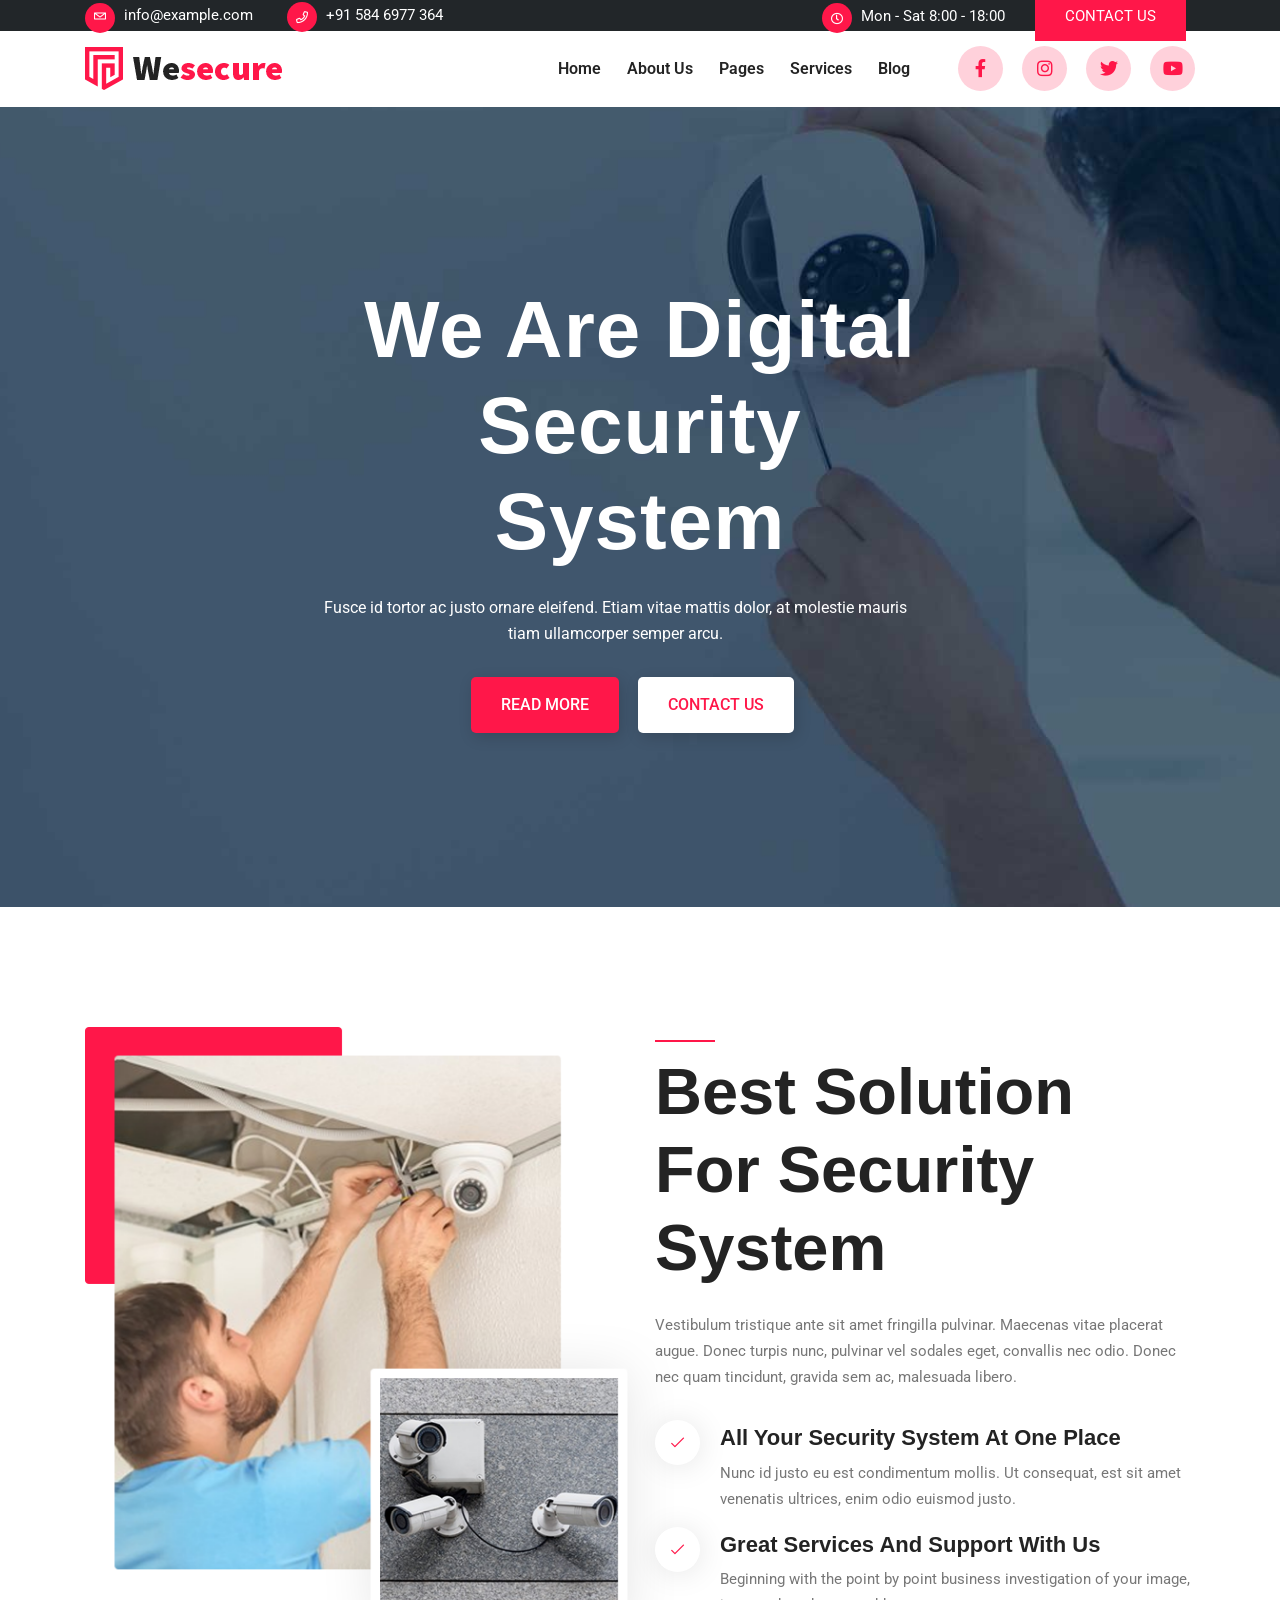
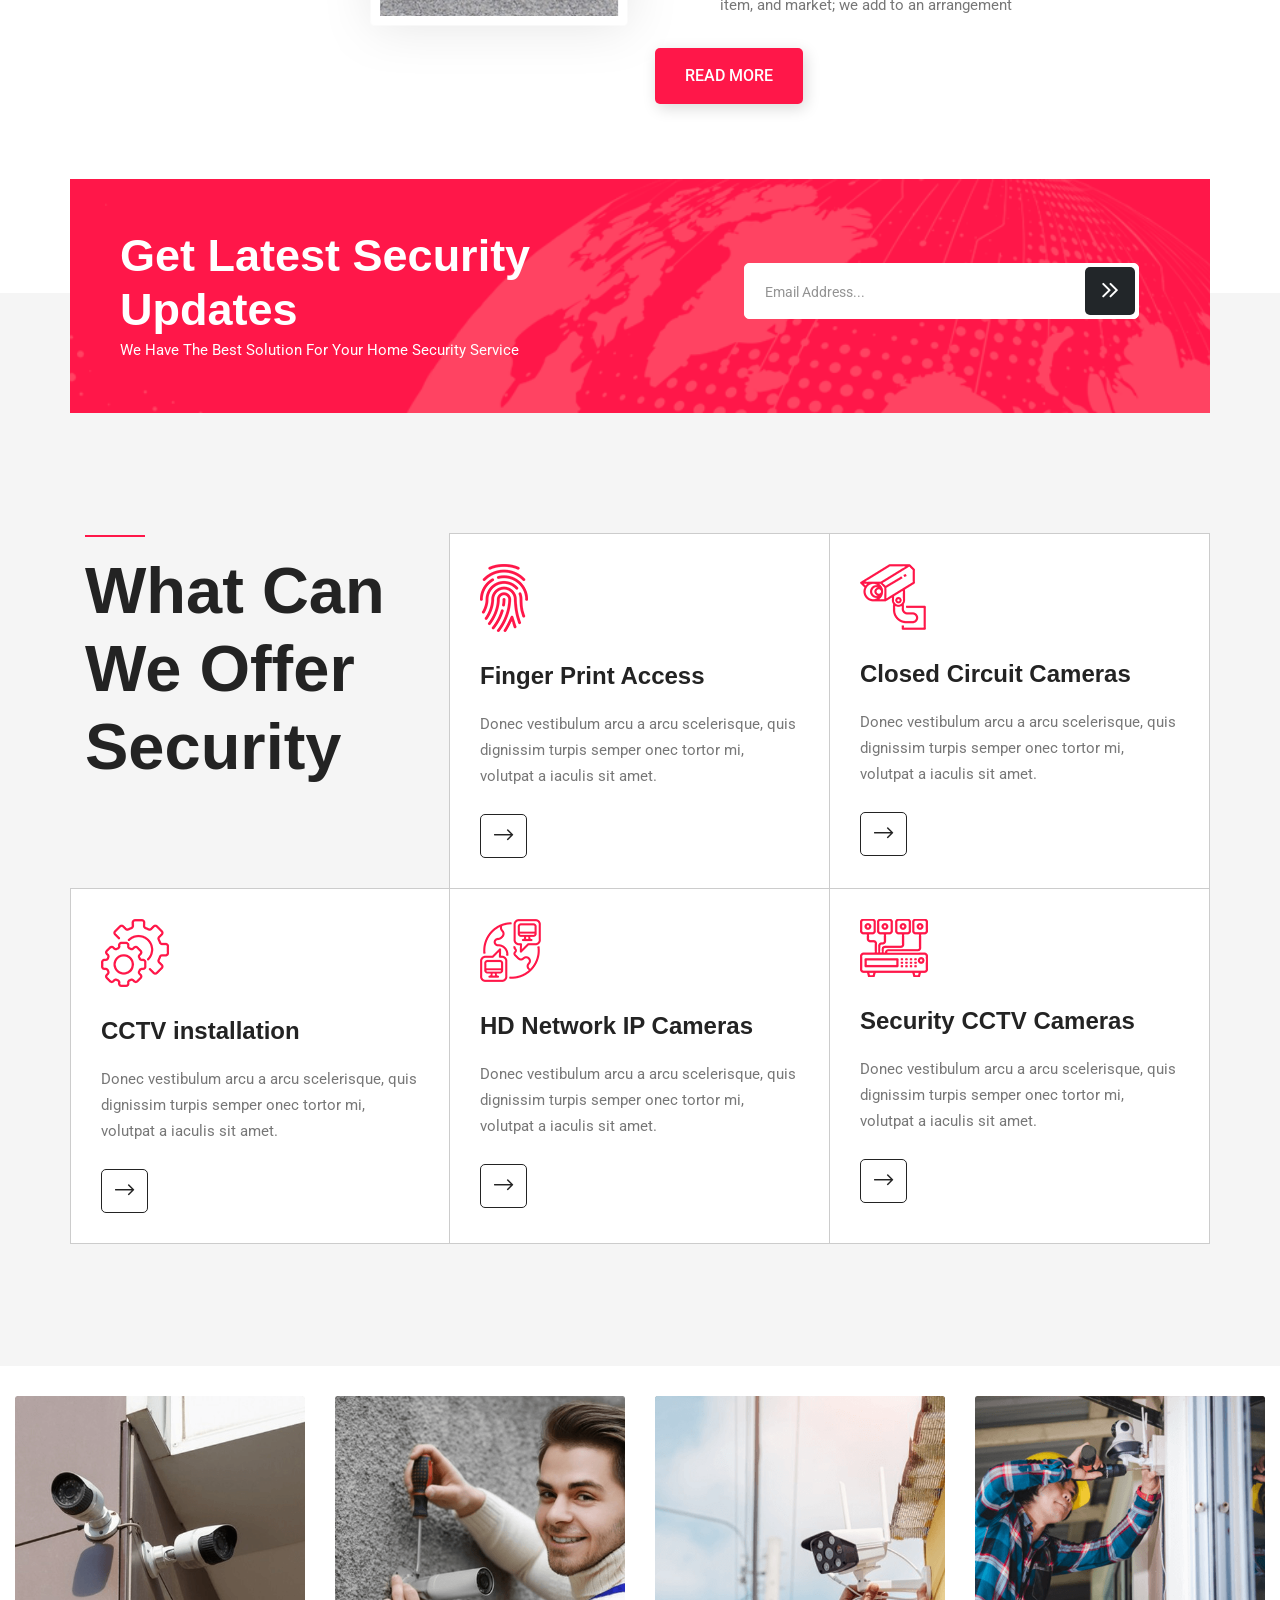
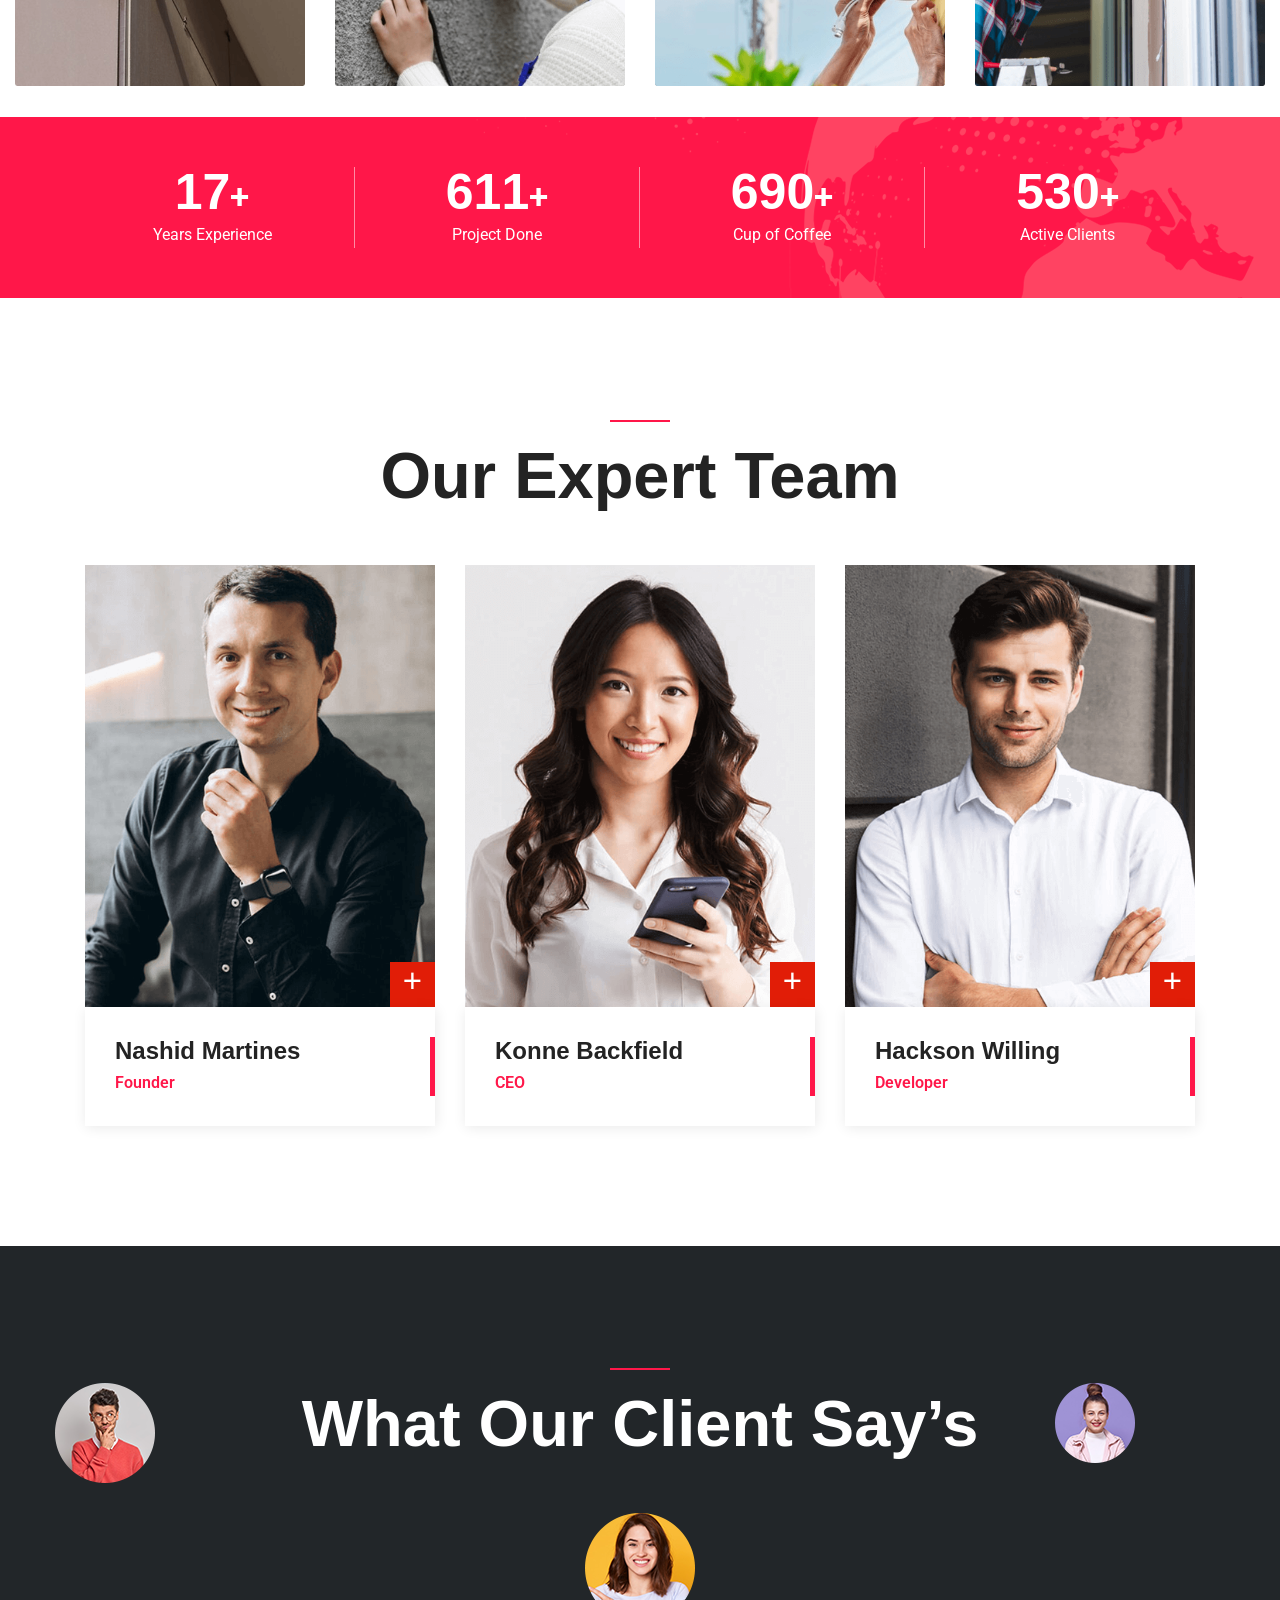
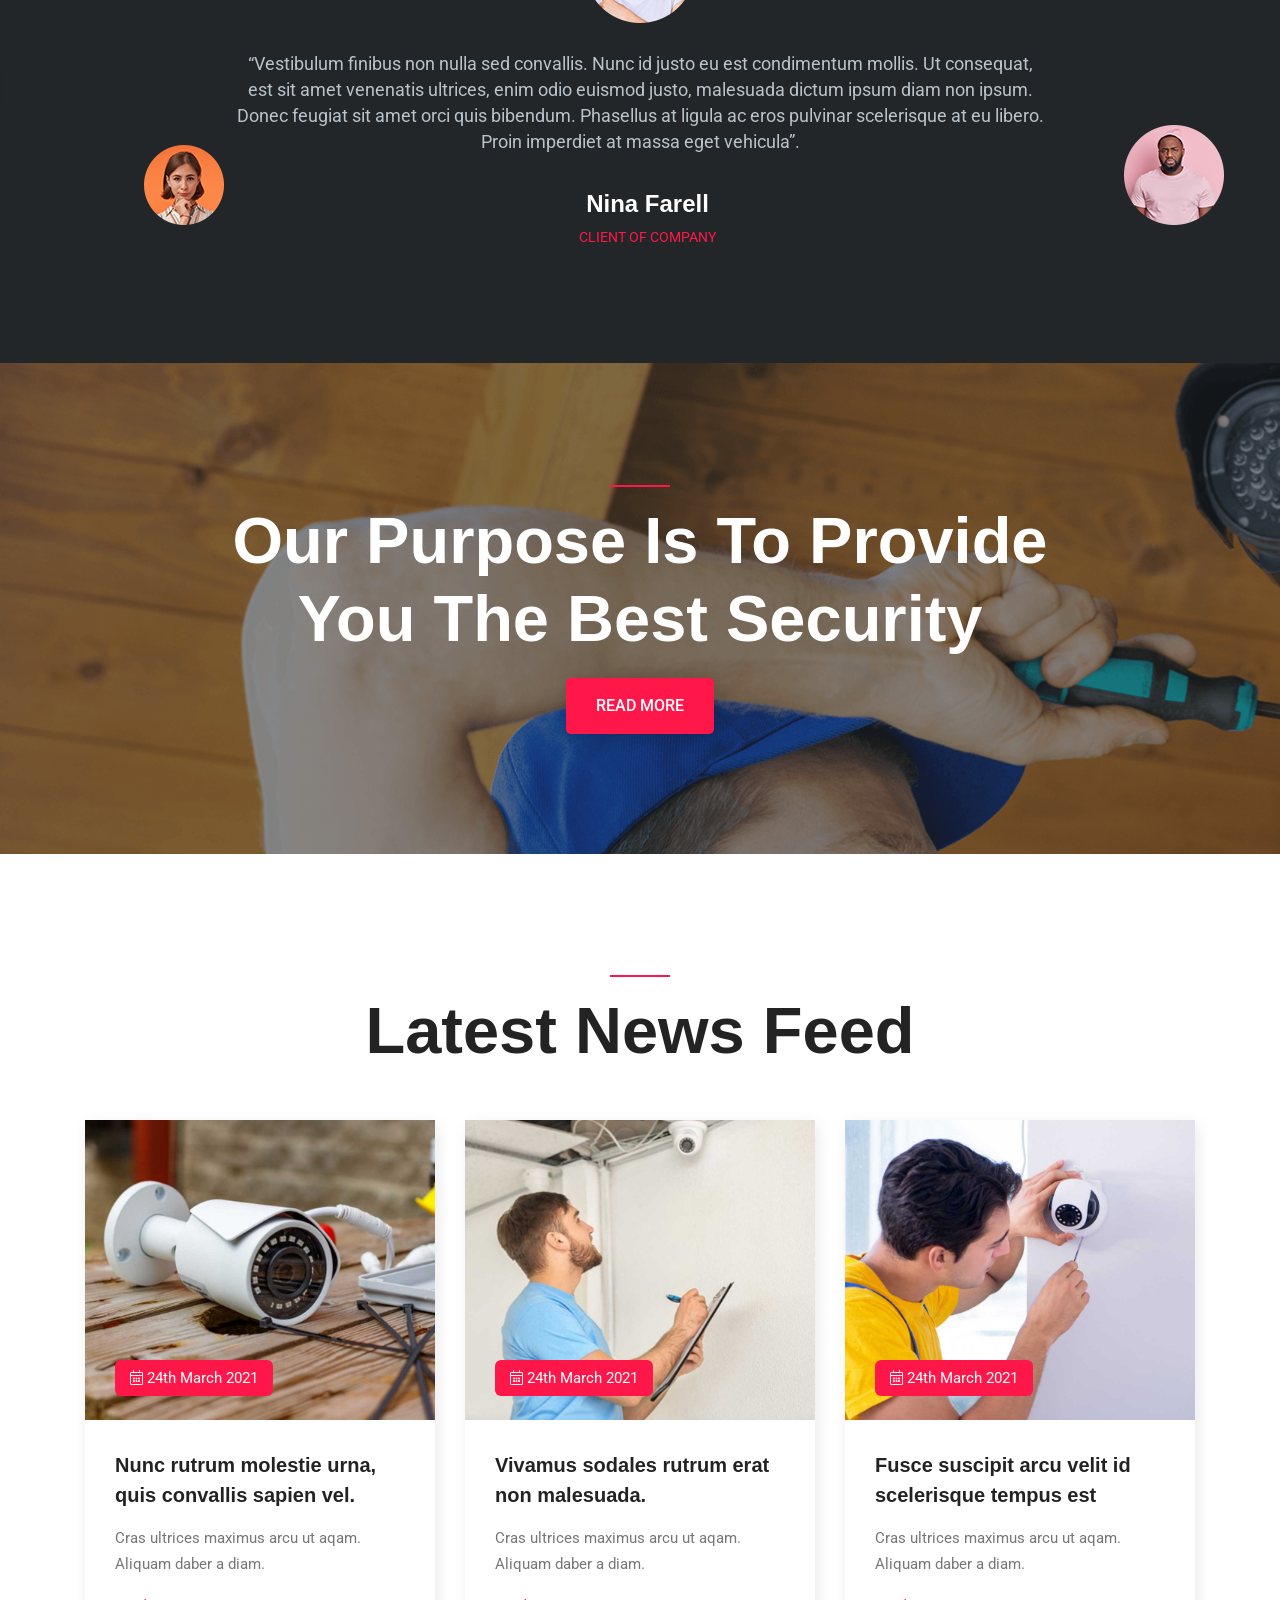
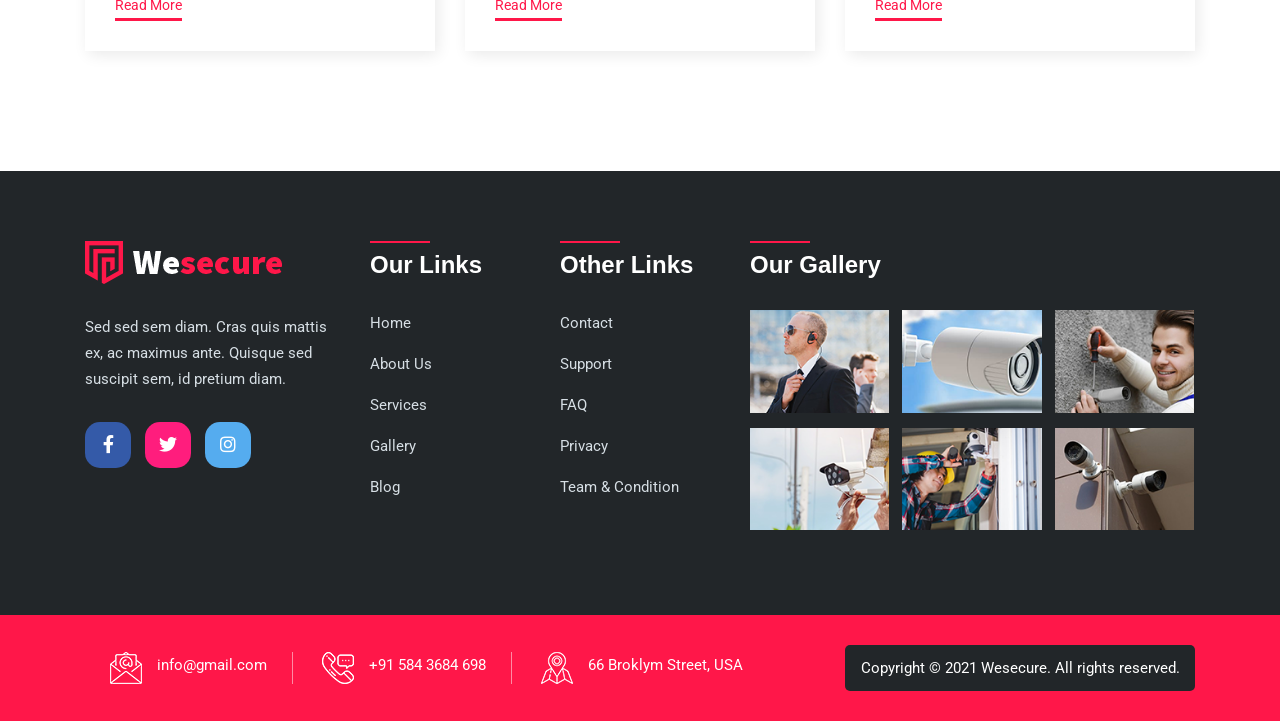
<file: public/frontend/index-2.html>
<!doctype html>
<html class="no-js" lang="zxx">
    
<!-- Mirrored from htmldemo.zcubethemes.com/wesecure/index-2.html by HTTrack Website Copier/3.x [XR&CO'2014], Sat, 06 Dec 2025 16:45:10 GMT -->
<head>
        <meta charset="utf-8">
        <meta http-equiv="x-ua-compatible" content="ie=edge">
        <title>Wesecure - Home CCTV Security  HTML Template</title>
        <meta name="description" content="">
        <meta name="viewport" content="width=device-width, initial-scale=1">
		<link rel="shortcut icon" type="image/x-icon" href="img/favicon.ico">
        <!-- Place favicon.ico in the root directory -->

		<!-- CSS here -->
        <link rel="stylesheet" href="css/bootstrap.min.css">
        <link rel="stylesheet" href="css/animate.min.css">
        <link rel="stylesheet" href="css/magnific-popup.css">
        <link rel="stylesheet" href="fontawesome/css/all.min.css">
        <link rel="stylesheet" href="font-flaticon/flaticon.css">
        <link rel="stylesheet" href="css/dripicons.css">
        <link rel="stylesheet" href="css/slick.css">
        <link rel="stylesheet" href="css/meanmenu.css">
        <link rel="stylesheet" href="css/default.css">
        <link rel="stylesheet" href="css/style.css">
        <link rel="stylesheet" href="css/responsive.css">
    </head>
    <body>
    <!-- header -->
        <header class="header-area header-three">  
           <div class="header-top second-header d-none d-md-block">
                <div class="container">
                    <div class="row align-items-center">                                              
                        <div class="col-lg-6 col-md-8 d-none  d-md-block">
                            <div class="header-cta">
                                <ul>                                   
                                    <li>
                                        <i class="icon dripicons-mail"></i>
                                        <span>info@example.com</span>
                                    </li>
                                     <li>
                                        <i class="icon far fa-phone"></i>
                                        <span>+91 584 6977 364</span>
                                    </li>
                                </ul>
                            </div>
                        </div>
                         <div class="col-lg-4 col-md-4 text-right d-none d-lg-block">
                             <div class="header-cta">
                                <ul>                                   
                                    
                                     <li>
                                        <i class="icon far fa-clock"></i>
                                        <span>Mon - Sat 8:00 - 18:00</span>
                                    </li>
                                </ul>
                            </div>
                        </div>
                         <div class="col-lg-2 col-md-4 d-none d-md-block">
                             <a href="contact.html" class="top-btn">Contact Us</a>
                              
                        </div>
                    </div>
                </div>
            </div>		
			  <div id="header-sticky" class="menu-area">
                <div class="container">
                    <div class="second-menu">
                        <div class="row align-items-center">
                            <div class="col-xl-3 col-lg-3">
                                <div class="logo">
                                    <a href="index.html"><img src="img/logo/logo.png" alt="logo"></a>
                                </div>
                            </div>
                           <div class="col-xl-6 col-lg-6">
                              
                                <div class="main-menu text-right text-xl-right">
                                    <nav id="mobile-menu">
                                        <ul>
                                            <li class="has-sub">
												<a href="index.html">Home</a>
												<ul>
                                                    <li><a href="index.html">Home Page 01</a></li>
                                                    <li><a href="index-2.html">Home Page 02</a></li>
												</ul>
											</li>
                                            <li><a href="about.html">About Us</a></li>
                                            <li class="has-sub"><a href="#">Pages</a>
												<ul>
                                                    <li><a href="projects.html">Gallery</a></li>
                                                    
                                                    <li><a href="pricing.html">Pricing</a></li>
                                                    <li><a href="team.html">Team</a></li>
                                                    <li><a href="faq.html">Faq</a></li>
                                                </ul>
											</li>
                                            <li class="has-sub"> 
                                              <a href="services.html">Services</a>
                                                <ul>
                                                     <li><a href="services.html">Services</a></li>
                                                    <li><a href="services-detail.html">Services Details</a></li>
												</ul>
                                            </li>
                                           
											<li class="has-sub"> 
                                                <a href="blog.html">Blog</a>
                                                <ul>
                                                    <li><a href="blog.html">Blog</a></li>
                                                    <li><a href="blog-details.html">Blog Details</a></li>
												</ul>
                                            </li>                     
                                        </ul>
                                    </nav>
                                </div>
                            </div>   
                            <div class="col-xl-3 col-lg-3 text-right d-none d-lg-block mt-15 mb-15">
                              <div class="header-social text-right">
                                                <span>
                                                    <a href="#" title="Facebook"><i class="fab fa-facebook-f"></i></a>
                                                    <a href="#" title="LinkedIn"><i class="fab fa-instagram"></i></a>               
                                                    <a href="#" title="Twitter"><i class="fab fa-twitter"></i></a>
                                                    <a href="#" title="Twitter"><i class="fab fa-youtube"></i></a>
                                                   </span>                    
                                                   <!--  /social media icon redux -->                               
                                            </div>
                            </div>
                          
                            
                                <div class="col-12">
                                    <div class="mobile-menu"></div>
                                </div>
                        </div>
                    </div>
                </div>
            </div>
        </header>
        <!-- header-end -->
        <!-- offcanvas-area -->
                <div class="offcanvas-menu">
                <span class="menu-close"><i class="fas fa-times"></i></span>
              <form role="search" method="get" id="searchform"   class="searchform" action="http://wordpress.zcube.in/xconsulta/">
                                <input type="text" name="s" id="search" value="" placeholder="Search"  />
                                <button><i class="fa fa-search"></i></button>
                            </form>

                    
                    <div id="cssmenu3" class="menu-one-page-menu-container">
                        <ul id="menu-one-page-menu-2" class="menu">
                            <li class="menu-item menu-item-type-custom menu-item-object-custom"><a href="index.html">Home</a></li>
                            <li class="menu-item menu-item-type-custom menu-item-object-custom"><a href="about.html">About Us</a></li>
                            <li class="menu-item menu-item-type-custom menu-item-object-custom"><a href="services.html">Services</a></li>
                             <li class="menu-item menu-item-type-custom menu-item-object-custom"><a href="pricing.html">Pricing </a></li>
                             <li class="menu-item menu-item-type-custom menu-item-object-custom"><a href="team.html">Team </a></li>
                             
                             <li class="menu-item menu-item-type-custom menu-item-object-custom"><a href="projects.html">Gallery Study</a></li>
                             <li class="menu-item menu-item-type-custom menu-item-object-custom"><a href="blog.html">Blog</a></li>
                            <li class="menu-item menu-item-type-custom menu-item-object-custom"><a href="contact.html">Contact</a></li>
                        </ul>
                    </div>  
                    
                    <div id="cssmenu2" class="menu-one-page-menu-container">
                        <ul id="menu-one-page-menu-1" class="menu">
                            <li class="menu-item menu-item-type-custom menu-item-object-custom"><a href="#home"><span>+8 12 3456897</span></a></li>
                            <li class="menu-item menu-item-type-custom menu-item-object-custom"><a href="#howitwork"><span>info@example.com</span></a></li>
                        </ul>
                    </div>                
            </div>
            <div class="offcanvas-overly"></div>
                 <!-- offcanvas-end -->
      
        <!-- main-area -->
        <main>
            
            <!-- search-popup -->
		<div class="modal fade bs-example-modal-lg search-bg popup1" tabindex="-1" role="dialog">
			<div class="modal-dialog modal-lg" role="document">
				<div class="modal-content search-popup">
					<div class="text-center">
						<a href="#" class="close2" data-dismiss="modal" aria-label="Close">× close</a>
					</div>
					<div class="row search-outer">
						<div class="col-md-11"><input type="text" placeholder="Search for products..." /></div>
						<div class="col-md-1 text-right"><a href="#"><i class="fa fa-search" aria-hidden="true"></i></a></div>
					</div>
				</div>
			</div>
		</div>
		<!-- /search-popup -->
            <!-- slider-area -->
            <section id="home" class="slider-area slider-four fix p-relative">
               
                <div class="slider-active">
				<div class="single-slider slider-bg d-flex align-items-center" >
                    <div class="image-layer" style="background: url(img/slider/slider_img01.jpg)"></div>
                        <div class="container">
                           <div class="row justify-content-center align-items-center">
                                <div class="col-lg-7 col-md-7">
                                    <div class="slider-content s-slider-content text-center">
                                         <h2 data-animation="fadeInUp" data-delay=".4s">We Are Digital Security System</h2>
                                        <p data-animation="fadeInUp" data-delay=".6s">Fusce id tortor ac justo ornare eleifend. Etiam vitae mattis dolor, at molestie mauris tiam ullamcorper semper arcu.</p>
                                        
                                         <div class="slider-btn mt-30">                                          
                                            <a href="services.html" class="btn ss-btn mr-15">Read More</a>
                                             <a href="contact.html" class="btn ss-btn active mr-15">Contact Us</a>
                                             
                                        </div>        
                                                              
                                    </div>
                                </div>
                                
                            </div>
                        </div>
                    </div>
                    
                    
                    </div>
                    
               
            </section>
            <!-- slider-area-end -->
            
             
             <!-- about-area -->
            <section id="about" class="about-area about-p pt-120 pb-75 p-relative fix">
                <div class="container">
                    <div class="row">
                         <div class="col-lg-6 col-md-12 col-sm-12">
                            <div class="s-about-img p-relative  wow fadeInLeft  animated"   data-animation="fadeInLeft" data-delay=".4s">
                                <img src="img/features/about_img.png" alt="img">    
                            </div>
                          
                        </div>
                        
					<div class="col-lg-6 col-md-12 col-sm-12">
                            <div class="about-content s-about-content  wow fadeInRight  animated" data-animation="fadeInRight" data-delay=".4s">
                                <div class="about-title second-title pb-25">  
                                    <h5><span class="line"> <img src="img/bg/circle_right.png" alt="circle_right"></span></h5>
                                    <h2>Best Solution For Security System</h2>
                                   
                                </div>
                                
                                <p>Vestibulum tristique ante sit amet fringilla pulvinar. Maecenas vitae placerat augue. Donec turpis nunc, pulvinar vel sodales eget, convallis nec odio. Donec nec quam tincidunt, gravida sem ac, malesuada libero.</p>
                                <ul class="mt-30 mb-15">
                                  <li>
                                    <div class="icon"><i class="fal fa-check"></i></div>
                                    <div class="text">
                                        <h4>All Your Security System At One Place</h4>
                                        <p>Nunc id justo eu est condimentum mollis. Ut consequat, est sit amet venenatis ultrices, enim odio euismod justo.</p>
                                    </div>
                                </li>
                                <li>
                                    <div class="icon"><i class="fal fa-check"></i></div>
                                    <div class="text">
                                        <h4>Great Services And Support With Us</h4>
                                        <p>Beginning with the point by point business investigation of your image, item, and market; we add to an arrangement</p>
                                    </div>
                                </li>
                               
                            </ul>
                              <div class="slider-btn">                                          
                                            <a href="about.html" class="btn ss-btn">Read More</a>					
                                        </div>
                      
                            </div>
                        </div>
                     
                    </div>
                </div>
            </section>
            <!-- about-area-end -->
            <!-- newslater-area -->
            <section class="newslater-area" >
                <div class="container" style="background-image: url(img/bg/subscibe-bg.png); background-repeat: no-repeat; background-size: cover; background-position: center center;" >
                    <div class="row align-items-center">
                        <div class="col-xl-7 col-lg-7">
                            <div class="section-title">
                                <h2>Get Latest Security Updates</h2>
                                <p>We Have The Best Solution For Your Home Security Service</p>
                            </div>
                        </div>
                        <div class="col-xl-5 col-lg-5">
                             <form name="ajax-form" id="contact-form4" action="#" method="post" class="contact-form newslater">
                               <div class="form-group p-relative">
                                  <input class="form-control" id="email2" name="email" type="email" placeholder="Email Address..." value="" required=""> 
                                  <button type="submit" class="btn btn-custom" id="send2"><i class="fal fa-angle-double-right"></i></button>
                               </div>
                               <!-- /Form-email -->	
                            </form>
                        </div>
                    </div>
                   
                </div>
            </section>
            <!-- newslater-aread-end -->
              <!-- services-three-area -->
            <section id="services-08" class="services-08 pt-240 pb-120 p-relative fix" style="background: #f5f5f5;">
                <div class="container">
                    <div class="row services-08-item--wrapper mt-0">
                            <div class="col-lg-4 col-md-4">
                                <div class="section-title mb-50 text-left">
                                 <h5><span class="line"> <img src="img/bg/circle_right.png" alt="circle_right"></span></h5>
                                <h2>
                                   What Can We Offer Security
                                </h2>
                             
                            </div>
                            </div>
                              <div class="col-lg-4 col-md-4 bdr">
                                <div class="services-08-item">
                                    <div class="services-08-thumb">
                                     <img src="img/icon/se-icon4.png" alt="img">
                                    </div>
                                    <div class="services-08-content">
                                        <h3><a href="services-detail.html"> Finger Print Access</a></h3>
                                        <p>Donec vestibulum arcu a arcu scelerisque, quis dignissim turpis semper onec tortor mi, volutpat a iaculis sit amet.</p>
                                        <a href="services-detail.html" class="readmore"><i class="fal fa-long-arrow-right"></i></a>
                                    </div>
                                </div>
                            </div>
                              <div class="col-lg-4 col-md-4 bdr">
                                <div class="services-08-item">
                                    <div class="services-08-thumb">
                                     <img src="img/icon/se-icon5.png" alt="img">
                                    </div>
                                    <div class="services-08-content">
                                        <h3><a href="services-detail.html">Closed Circuit Cameras</a></h3>
                                        <p>Donec vestibulum arcu a arcu scelerisque, quis dignissim turpis semper onec tortor mi, volutpat a iaculis sit amet.</p>
                                        <a href="services-detail.html" class="readmore"><i class="fal fa-long-arrow-right"></i></a>
                                    </div>
                                </div>
                            </div>
                             <div class="col-lg-4 col-md-4 bdr">
                                <div class="services-08-item">
                                    <div class="services-08-thumb">
                                      <img src="img/icon/se-icon6.png" alt="img">
                                    </div>
                                    <div class="services-08-content">
                                        <h3><a href="services-detail.html">CCTV installation</a></h3>
                                        <p>Donec vestibulum arcu a arcu scelerisque, quis dignissim turpis semper onec tortor mi, volutpat a iaculis sit amet.</p>
                                        <a href="services-detail.html" class="readmore"><i class="fal fa-long-arrow-right"></i></a>
                                    </div>
                                </div>
                            </div>
                             <div class="col-lg-4 col-md-4 bdr">
                                <div class="services-08-item">
                                    <div class="services-08-thumb">
                                      <img src="img/icon/se-icon7.png" alt="img">
                                    </div>
                                    <div class="services-08-content">
                                        <h3><a href="services-detail.html"> HD Network IP Cameras</a></h3>
                                        <p>Donec vestibulum arcu a arcu scelerisque, quis dignissim turpis semper onec tortor mi, volutpat a iaculis sit amet.</p>
                                        <a href="services-detail.html" class="readmore"><i class="fal fa-long-arrow-right"></i></a>
                                    </div>
                                </div>
                            </div>
                             <div class="col-lg-4 col-md-4 bdr">
                                <div class="services-08-item">
                                    <div class="services-08-thumb">
                                       <img src="img/icon/se-icon8.png" alt="img">
                                    </div>
                                    <div class="services-08-content">
                                        <h3><a href="services-detail.html">Security CCTV Cameras</a></h3>
                                        <p>Donec vestibulum arcu a arcu scelerisque, quis dignissim turpis semper onec tortor mi, volutpat a iaculis sit amet.</p>
                                        <a href="services-detail.html" class="readmore"><i class="fal fa-long-arrow-right"></i></a>
                                    </div>
                                </div>
                            </div>
                       
                        </div>
					
                     
                    </div>
            </section>
           <!-- services-three-area -->
              <!-- gallery-area -->          
            <section id="services-area2" class="services-area2 pt-30 fix">
                <div class="container-fluid">
                    <div class="row home-blog-active">
                      
                       <div class="col-lg-4 col-md-12">
                          <a href="img/gallery/protfolio-img01.png" class="popup-image">
                                <figure class="gallery-image">
                                  <img src="img/gallery/protfolio-img01.png" alt="img" class="img">      
                                    <figcaption>
                                        <h4>Apartment Security </h4>
                                         <span>CCTV Security System</span>
                                    </figcaption>
                                </figure>
                            </a>
                        </div>
                        <div class="col-lg-4 col-md-12">
                           <a href="img/gallery/protfolio-img02.png" class="popup-image">
                                <figure class="gallery-image">
                                  <img src="img/gallery/protfolio-img02.png" alt="img" class="img">      
                                    <figcaption>
                                        <h4>Apartment Security </h4>
                                         <span>CCTV Security System</span>
                                    </figcaption>
                                </figure>
                            </a>
                        </div>
                         
                         <div class="col-lg-4 col-md-12">
                           <a href="img/gallery/protfolio-img03.png" class="popup-image">
                                <figure class="gallery-image">
                                  <img src="img/gallery/protfolio-img03.png" alt="img" class="img">      
                                    <figcaption>
                                        <h4>Apartment Security </h4>
                                         <span>CCTV Security System</span>
                                    </figcaption>
                                </figure>
                            </a>
                        </div>
                        
                          <div class="col-lg-4 col-md-12">
                           <a href="img/gallery/protfolio-img04.png" class="popup-image">
                                <figure class="gallery-image">
                                  <img src="img/gallery/protfolio-img04.png" alt="img" class="img">      
                                    <figcaption>
                                        <h4>Apartment Security </h4>
                                         <span>CCTV Security System</span>
                                    </figcaption>
                                </figure>
                            </a>
                        </div>
                        <div class="col-lg-4 col-md-12">
                           <a href="img/gallery/protfolio-img03.png" class="popup-image">
                                <figure class="gallery-image">
                                  <img src="img/gallery/protfolio-img03.png" alt="img" class="img">      
                                    <figcaption>
                                        <h4>Apartment Security </h4>
                                         <span>CCTV Security System</span>
                                    </figcaption>
                                </figure>
                            </a>
                        </div>
                        
                        
                    </div>
                </div>
            </section>
            <!-- gallery-area-end -->
           
            <!-- counter-area -->
            <div class="counter-area p-relative pt-50 pb-50" style="background-image:url(img/bg/counter-bg.png)">
                <div class="container">
               
                    <div class="row p-relative">
                         <div class="col-lg-3 col-md-6 col-sm-6">
                             <div class="single-counter">
                                
                                <div class="counter p-relative">
                                    <span class="count">25</span><small>+</small>                                    
                                    <p>Years Experience</p>
                                </div>
                               
                            </div>
                        </div>
                      <div class="col-lg-3 col-md-6 col-sm-6">
                           <div class="single-counter">
                                
                                <div class="counter p-relative">
                                    <span class="count">874</span><small>+</small>                                   
                                    <p>Project Done</p>
                                </div>
                                
                               
                            </div>
                        </div>
                        <div class="col-lg-3 col-md-6 col-sm-6">
                            <div class="single-counter">
                             
                                <div class="counter p-relative">
                                   <span class="count">987</span><small>+</small>     
                                      <p>Cup of Coffee</p>
                                </div>
                              
                            </div>
                        </div>
                         <div class="col-lg-3 col-md-6 col-sm-6">
                            <div class="single-counter">
                               
                                <div class="counter p-relative">
                                    <span class="count">758</span><small>+</small>     
                                <p>Active Clients</p>
                                </div>
                               
                                
                            </div>
                        </div>
                    </div>
                </div>
            </div>
            <!-- counter-area-end -->	             
            <!-- team-area -->
            <section id="team" class="team-area2 pt-120 pb-90" >            
                <div class="container">  
                    <div class="row">   
                        <div class="col-lg-12 p-relative">
                           <div class="section-title center-align mb-50 text-center">
                                 <h5><span class="line2"> <img src="img/bg/circle_right.png" alt="circle_right"></span></h5>
                                <h2>
                                Our Expert Team
                                </h2>
                             
                            </div>
                        </div>                        
                         
                    </div>
                    <div class="row home-blog-active2">
                        <div class="col-lg-4 col-md-6">
                            <div class="single-team mb-30 ">
                                <div class="team-thumb  p-relative">
                                  <div class="brd">
                                        <img src="img/team/team_img01.png" alt="img">
                                    </div>
                                    
                                   <div class="dropdown">
                                      <a href="#" class="xbtn"  data-toggle="dropdown" aria-haspopup="true" aria-expanded="false">
                                        +
                                      </a>
                                      <div class="dropdown-menu" >
                                        <div class="team-social mt-15">
                                        <ul>
                                            <li><a href="#"><i class="fab fa-facebook-f"></i></a></li> 
                                            <li> <a href="#"><i class="fab fa-twitter"></i></a></li>   
                                            <li><a href="#"><i class="fab fa-instagram"></i></a></li>   
                                        </ul>       
                                    </div>
                                      </div>
                                    </div>
                                    
                                </div>
                                <div class="team-info">
                                    <div class="text">
                                        <h4><a href="team-details.html">Nashid Martines</a></h4>
                                        <span>Founder</span>
                                    </div>
                                </div>
                            </div>
                        </div>
                        <div class="col-lg-4 col-md-6">
                            <div class="single-team mb-30 ">
                                <div class="team-thumb p-relative">
                                    <div class="brd">
                                         <img src="img/team/team_img02.png" alt="img">
                                    </div>
                                    
                                    <div class="dropdown">
                                      <a href="#" class="xbtn"  data-toggle="dropdown" aria-haspopup="true" aria-expanded="false">
                                        +
                                      </a>
                                      <div class="dropdown-menu" >
                                        <div class="team-social mt-15">
                                        <ul>
                                            <li><a href="#"><i class="fab fa-facebook-f"></i></a></li> 
                                            <li> <a href="#"><i class="fab fa-twitter"></i></a></li>   
                                            <li><a href="#"><i class="fab fa-instagram"></i></a></li>   
                                        </ul>       
                                    </div>
                                      </div>
                                    </div>
                                    
                                </div>
                                <div class="team-info">
                                    <div class="text">
                                        <h4><a href="team-details.html">Konne Backfield</a></h4>
                                        <span>CEO</span>
                                    </div>
                                </div>
                            </div>
                        </div>
                        <div class="col-lg-4 col-md-6">
                            <div class="single-team mb-30 ">
                                <div class="team-thumb p-relative">
                                     <div class="brd">
                                         <img src="img/team/team_img03.png" alt="img">
                                    </div>
                                     
                                    <div class="dropdown">
                                      <a href="#" class="xbtn"  data-toggle="dropdown" aria-haspopup="true" aria-expanded="false">
                                        +
                                      </a>
                                      <div class="dropdown-menu" >
                                        <div class="team-social mt-15">
                                        <ul>
                                            <li><a href="#"><i class="fab fa-facebook-f"></i></a></li> 
                                            <li> <a href="#"><i class="fab fa-twitter"></i></a></li>   
                                            <li><a href="#"><i class="fab fa-instagram"></i></a></li>   
                                        </ul>       
                                    </div>
                                      </div>
                                    </div>
                                    
                                </div>
                                <div class="team-info">
                                     <div class="text">
                                        <h4><a href="team-details.html">Hackson Willing</a></h4>
                                        <span>Developer</span>
                                    </div>
                                </div>
                            </div>
                        </div>						
                       <div class="col-lg-4 col-md-6">
                            <div class="single-team mb-30 ">
                                <div class="team-thumb p-relative">
                                  <div class="brd">
                                        <img src="img/team/team_img06.png" alt="img">
                                    </div>
                                    
                                    <div class="dropdown">
                                      <a href="#" class="xbtn"  data-toggle="dropdown" aria-haspopup="true" aria-expanded="false">
                                        +
                                      </a>
                                      <div class="dropdown-menu" >
                                        <div class="team-social mt-15">
                                        <ul>
                                            <li><a href="#"><i class="fab fa-facebook-f"></i></a></li> 
                                            <li> <a href="#"><i class="fab fa-twitter"></i></a></li>   
                                            <li><a href="#"><i class="fab fa-instagram"></i></a></li>   
                                        </ul>       
                                    </div>
                                      </div>
                                    </div>
                                    
                                </div>
                                <div class="team-info">
                                     <div class="text">
                                        <h4><a href="team-details.html">James Grady</a></h4>
                                        <span>Founder</span>
                                    </div>
                                  
                                </div>
                            </div>
                        </div>
                         <div class="col-lg-4 col-md-6">
                            <div class="single-team mb-30 ">
                                <div class="team-thumb p-relative">
                                  <div class="brd">
                                        <img src="img/team/team_img08.png" alt="img">
                                    </div>
                                    
                                    
                                    <div class="dropdown">
                                      <a href="#" class="xbtn"  data-toggle="dropdown" aria-haspopup="true" aria-expanded="false">
                                        +
                                      </a>
                                      <div class="dropdown-menu" >
                                        <div class="team-social mt-15">
                                        <ul>
                                            <li><a href="#"><i class="fab fa-facebook-f"></i></a></li> 
                                            <li> <a href="#"><i class="fab fa-twitter"></i></a></li>   
                                            <li><a href="#"><i class="fab fa-instagram"></i></a></li>   
                                        </ul>       
                                    </div>
                                      </div>
                                    </div>
                                    
                                </div>
                                <div class="team-info">
                                     <div class="text">
                                        <h4><a href="team-details.html">Rosalina D. William</a></h4>
                                        <span>Founder</span>
                                    </div>
                                  
                                </div>
                            </div>
                        </div>
                        
                        
                    </div>
                </div>
            </section>
            <!-- team-area-end -->              
       
             
              <!-- testimonial-area -->
            <section class="testimonial-area pt-120 pb-105" style="background-image: url(img/bg/service-bg.png); background-color: #222629; background-position: center center;background-repeat: no-repeat;">
                <div class="container">
                    <div class="row">
                        <div class="col-lg-12">
                            <div class="section-title center-align mb-50 text-center">
                                <h5><span class="line2"> <img src="img/bg/circle_right.png" alt="circle_right"></span></h5>
                              
                                <h2>
                                  What Our Client Say’s
                                </h2>
                             
                            </div>
                           
                        </div>
                        
                        <div class="col-lg-12">
                            <div class="testimonial-active">
                                <div class="single-testimonial">
                                    <div class="testi-author">
                                        <img src="img/testimonial/testi_avatar.png" alt="img">
                                    </div>
                                    <p>“Vestibulum finibus non nulla sed convallis. Nunc id justo eu est condimentum mollis. Ut consequat, est sit amet venenatis ultrices, enim odio euismod justo, malesuada dictum ipsum diam non ipsum. Donec feugiat sit amet orci quis bibendum. Phasellus at ligula ac eros pulvinar scelerisque at eu libero. Proin imperdiet at massa eget vehicula”.</p>
                                    <div class="testi-author">
                                        <div class="ta-info">
                                            <h6>Nina Farell</h6>
                                            <span>Client Of Company</span>
                                        </div>
                                    </div>
                                   
                                </div>
                               <div class="single-testimonial">
                                    <div class="testi-author">
                                        <img src="img/testimonial/testi_avatar.png" alt="img">
                                    </div>
                                    <p>“Vestibulum finibus non nulla sed convallis. Nunc id justo eu est condimentum mollis. Ut consequat, est sit amet venenatis ultrices, enim odio euismod justo, malesuada dictum ipsum diam non ipsum. Donec feugiat sit amet orci quis bibendum. Phasellus at ligula ac eros pulvinar scelerisque at eu libero. Proin imperdiet at massa eget vehicula”.</p>
                                    <div class="testi-author">
                                        <div class="ta-info">
                                            <h6>Oliver Dummer</h6>
                                            <span>Client Of Company</span>
                                        </div>
                                    </div>
                                   
                                </div>
                               
                                
                            </div>
                        </div>
                    </div>
                </div>
            </section>
            <!-- testimonial-area-end -->
              <!-- cat-area  -->
            <section class="cat-area pt-120 pb-120 text-center"  style="background:url('img/bg/cat-bg.png'); background-repeat: no-repeat; background-size: cover;">
                <div class="container">
          
                    <div class="row align-items-center">
                        
                        <div class="col-lg-12 col-md-12">
                            <div class="section-title cta-title mb-20"> 
                            
                                 <h5><span class="line2"> <img src="img/bg/circle_right.png" alt="circle_right"></span></h5> 
                                <h2>Our Purpose Is To Provide<br>You The Best Security</h2>
                            </div>
                            
                        
                        </div>
                        <div class="col-lg-12 col-md-12">
                            <a href="contact.html" class="btn ss-btn">Read More</a>
                        </div>
                        
                       
						
                    </div>
                    
                </div>
            </section>
            <!-- cat-area-end -->
            
              <!-- blog-area -->
            <section id="blog" class="blog-area  p-relative pt-120 pb-90 fix">
                <div class="container">
                    <div class="row align-items-center"> 
                        <div class="col-lg-12">
                            <div class="section-title center-align mb-50 text-center">
                                <h5><span class="line2"> <img src="img/bg/circle_right.png" alt="circle_right"></span></h5>
                              
                                <h2>
                                 Latest News Feed
                                </h2>
                               
                            </div>
                           
                        </div>
                    </div>
                    <div class="row">
                       <div class="col-lg-4 col-md-12">
                            <div class="single-post2 mb-30">
                                <div class="blog-thumb2">
                                    <a href="blog-details.html"><img src="img/blog/inner_b1.jpg" alt="img"></a>
                                </div>                    
                                <div class="blog-content2">     
                                    <div class="date-home">
                                    <i class="fal fa-calendar-alt"></i> 24th March 2021
                                    </div>
                                         <h4><a href="blog-details.html">Nunc rutrum molestie urna, quis convallis sapien vel.</a></h4>    
                                        <p>Cras ultrices maximus arcu ut aqam. Aliquam daber a diam.</p>
                                       <div class="blog-btn"><a href="blog-details.html">Read More</a></div>
                                </div>
                            </div>
                        </div>
                         <div class="col-lg-4 col-md-12">
                            <div class="single-post2 mb-30">
                                <div class="blog-thumb2">
                                    <a href="blog-details.html"><img src="img/blog/inner_b2.jpg" alt="img"></a>
                                </div>
                                <div class="blog-content2">     
                                   <div class="date-home">
                                    <i class="fal fa-calendar-alt"></i> 24th March 2021
                                    </div>
                                     <h4><a href="blog-details.html">Vivamus sodales rutrum erat non malesuada.</a></h4>    
                                     <p>Cras ultrices maximus arcu ut aqam. Aliquam daber a diam.</p>
                                     <div class="blog-btn"><a href="blog-details.html">Read More</a></div>

                                </div>
                            </div>
                        </div>
                        <div class="col-lg-4 col-md-12">
                            <div class="single-post2 mb-30">
                                <div class="blog-thumb2">
                                    <a href="blog-details.html"><img src="img/blog/inner_b3.jpg" alt="img"></a>
                                </div>
                                <div class="blog-content2">     
                                   <div class="date-home">
                                    <i class="fal fa-calendar-alt"></i> 24th March 2021
                                    </div>
                                     <h4><a href="blog-details.html">Fusce suscipit arcu velit id scelerisque tempus est</a></h4>    
                                     <p>Cras ultrices maximus arcu ut aqam. Aliquam daber a diam.</p>
                                     <div class="blog-btn"><a href="blog-details.html">Read More</a></div>

                                </div>
                            </div>
                        </div>
                
                        
                    </div>
                </div>
            </section>
            <!-- blog-area-end -->
        </main>
        <!-- main-area-end -->
        <!-- footer -->
        <footer class="footer-bg footer-p" style="background:#222629;">
             <div class="footer-top pt-70 pb-40">
                <div class="container">
                    <div class="row justify-content-between">
                        
                          <div class="col-xl-3 col-lg-3 col-sm-6">
                            <div class="footer-widget mb-15">
                                <div class="f-widget-title mb-30">
                                   <img src="img/logo/f_logo.png" alt="img">                                   
                                </div>
                                 <p>Sed sed sem diam. Cras quis mattis ex, ac maximus ante. Quisque sed suscipit sem, id pretium diam.</p>
                               
                            </div>
                              <div class="footer-social  mt-30">                                    
                                    <a href="#"><i class="fab fa-facebook-f"></i></a>
                                    <a href="#"><i class="fab fa-twitter"></i></a>
                                    <a href="#"><i class="fab fa-instagram"></i></a>
                                </div>
                        </div>
						<div class="col-xl-2 col-lg-2 col-sm-6">
                            <div class="footer-widget mb-30">
                                <div class="f-widget-title">
                                    <h2>Our Links</h2>
                                </div>
                                <div class="footer-link">
                                    <ul>                                        
                                        <li><a href="index.html">Home</a></li>
                                        <li><a href="about.html"> About Us</a></li>
                                        <li><a href="services.html"> Services </a></li>
                                        <li><a href="projects.html"> Gallery</a></li>
                                        <li><a href="blog.html">Blog </a></li>
                                    </ul>
                                </div>
                            </div>
                        </div>
                        <div class="col-xl-2 col-lg-2 col-sm-6">
                            <div class="footer-widget mb-30">
                                <div class="f-widget-title">
                                    <h2>Other Links</h2>
                                </div>
                                <div class="footer-link">
                                    <ul>
                                        <li><a href="contact.html"> Contact</a></li>
                                        <li><a href="#"> Support</a></li>
                                        <li><a href="faq.html"> FAQ</a></li>
                                        <li><a href="#"> Privacy</a></li>
                                        <li><a href="#"> Team & Condition</a></li>
                                    </ul>
                                </div>
                            </div>
                        </div>
                       <div class="col-xl-5 col-lg-5 col-sm-6">
                            <div class="footer-widget mb-30">
                                <div class="f-widget-title">
                                    <h2>Our Gallery</h2>
                                </div>
                                <div class="f-insta">
                                    <ul>
                                        <li><a href="img/instagram/f-galler-01.png" class="popup-image"><img src="img/instagram/f-galler-01.png" alt="img"></a></li>
                                       <li><a href="img/instagram/f-galler-02.png" class="popup-image"><img src="img/instagram/f-galler-02.png" alt="img"></a></li>
                                        <li><a href="img/instagram/f-galler-03.png" class="popup-image"><img src="img/instagram/f-galler-03.png" alt="img"></a></li>
                                        <li><a href="img/instagram/f-galler-04.png" class="popup-image"><img src="img/instagram/f-galler-04.png" alt="img"></a></li>
                                        <li><a href="img/instagram/f-galler-05.png" class="popup-image"><img src="img/instagram/f-galler-05.png" alt="img"></a></li>
                                        <li><a href="img/instagram/f-galler-06.png" class="popup-image"><img src="img/instagram/f-galler-06.png" alt="img"></a></li>
                                        
                                    </ul>
                                </div>
                            </div>
                        </div>  
                      
                        
                    </div>
                </div>
            </div>
            <div class="copyright-wrap">
                <div class="container">
                    <div class="row align-items-center">
                        
                        <div class="col-lg-8">                       
                           <ul>
                                <li>
                                    <a href="#">
                                        <div class="icon">
                                            <img src="img/icon/f-email.png" alt="img"> 
                                        </div>
                                        <div class="text2">
                                            info@gmail.com
                                        </div>
                                    </a>
                               </li>
                                <li>
                                    <a href="#">
                                        <div class="icon">
                                            <img src="img/icon/f-phone-call.png" alt="img"> 
                                        </div>
                                        <div class="text2">
                                            +91 584 3684 698
                                        </div>
                                    </a>
                               </li>
                                <li>
                                    <a href="#">
                                        <div class="icon">
                                            <img src="img/icon/f-location.png" alt="img"> 
                                        </div>
                                        <div class="text2">
                                            66 Broklym Street, USA
                                        </div>
                                    </a>
                               </li>
                               
                            </ul>
                        </div>
                        <div class="col-lg-4">                         
                               <div class="text">Copyright  © 2021 Wesecure. All rights reserved.</div>      
                        </div>
                        
                    </div>
                </div>
            </div>
        </footer>
        <!-- footer-end -->



		<!-- JS here -->
        <script src="js/vendor/modernizr-3.5.0.min.js"></script>
        <script src="js/vendor/jquery-3.6.0.min.js"></script>
        <script src="js/popper.min.js"></script>
        <script src="js/bootstrap.min.js"></script>
        <script src="js/slick.min.js"></script>
        <script src="js/ajax-form.js"></script>
        <script src="js/paroller.js"></script>
        <script src="js/wow.min.js"></script>
        <script src="js/js_isotope.pkgd.min.js"></script>
        <script src="js/imagesloaded.min.js"></script>
        <script src="js/parallax.min.js"></script>
         <script src="js/jquery.waypoints.min.js"></script>
        <script src="js/jquery.counterup.min.js"></script>
        <script src="js/jquery.scrollUp.min.js"></script>
        <script src="js/jquery.meanmenu.min.js"></script>
        <script src="js/parallax-scroll.js"></script>
        <script src="js/jquery.magnific-popup.min.js"></script>
        <script src="js/element-in-view.js"></script>
        <script src="js/main.js"></script>
    </body>

<!-- Mirrored from htmldemo.zcubethemes.com/wesecure/index-2.html by HTTrack Website Copier/3.x [XR&CO'2014], Sat, 06 Dec 2025 16:45:11 GMT -->
</html>
</file>
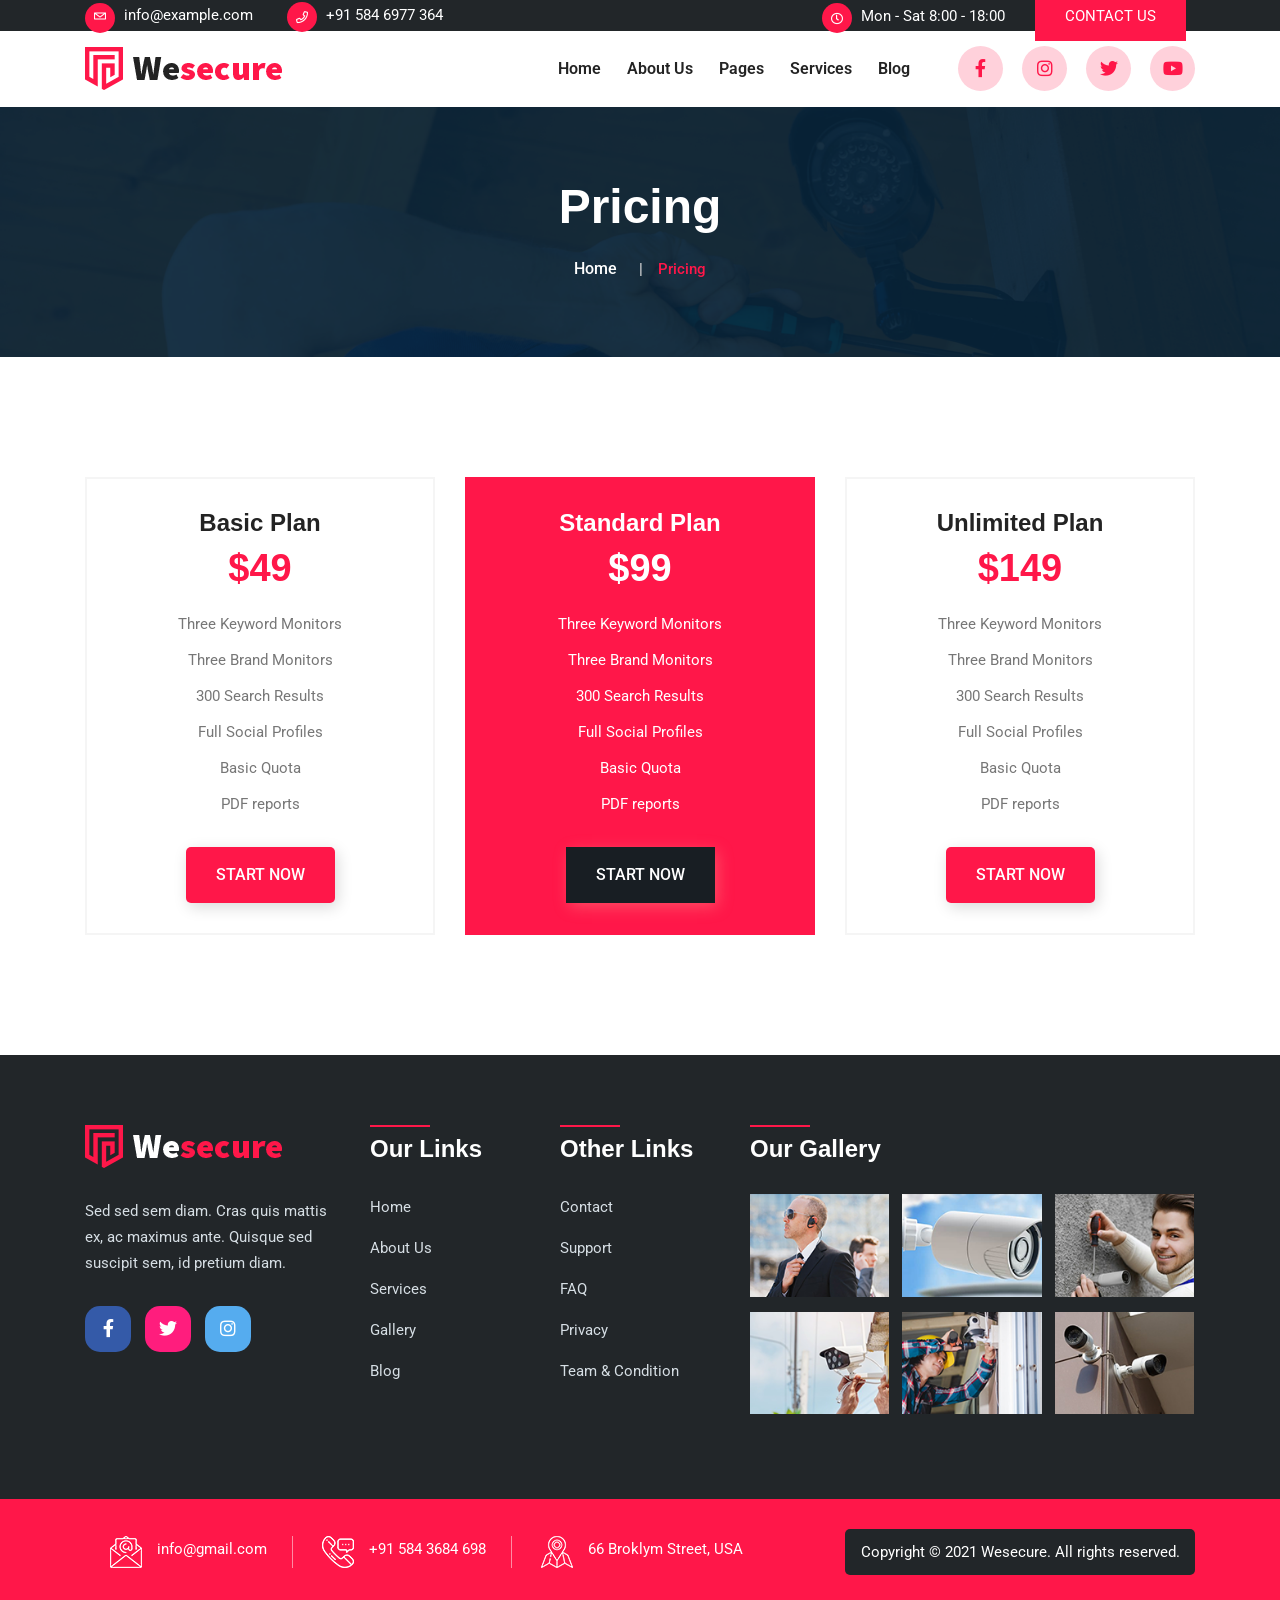
<file: public/frontend/pricing.html>
<!doctype html>
<html class="no-js" lang="zxx">
    
<!-- Mirrored from htmldemo.zcubethemes.com/wesecure/pricing.html by HTTrack Website Copier/3.x [XR&CO'2014], Sat, 06 Dec 2025 16:45:14 GMT -->
<head>
        <meta charset="utf-8">
        <meta http-equiv="x-ua-compatible" content="ie=edge">
        <title>Wesecure - Home CCTV Security  HTML Template</title>
        <meta name="description" content="">
        <meta name="viewport" content="width=device-width, initial-scale=1">
		<link rel="shortcut icon" type="image/x-icon" href="img/favicon.ico">
        <!-- Place favicon.ico in the root directory -->

		<!-- CSS here -->
        <link rel="stylesheet" href="css/bootstrap.min.css">
        <link rel="stylesheet" href="css/animate.min.css">
        <link rel="stylesheet" href="css/magnific-popup.css">
        <link rel="stylesheet" href="fontawesome/css/all.min.css">
        <link rel="stylesheet" href="font-flaticon/flaticon.css">
        <link rel="stylesheet" href="css/dripicons.css">
        <link rel="stylesheet" href="css/slick.css">
        <link rel="stylesheet" href="css/meanmenu.css">
        <link rel="stylesheet" href="css/default.css">
        <link rel="stylesheet" href="css/style.css">
        <link rel="stylesheet" href="css/responsive.css">
    </head>
    <body>
     <!-- header -->
        <header class="header-area header-three">  
           <div class="header-top second-header d-none d-md-block">
                <div class="container">
                    <div class="row align-items-center">                                              
                        <div class="col-lg-6 col-md-8 d-none  d-md-block">
                            <div class="header-cta">
                                <ul>                                   
                                    <li>
                                        <i class="icon dripicons-mail"></i>
                                        <span>info@example.com</span>
                                    </li>
                                     <li>
                                        <i class="icon far fa-phone"></i>
                                        <span>+91 584 6977 364</span>
                                    </li>
                                </ul>
                            </div>
                        </div>
                         <div class="col-lg-4 col-md-4 text-right d-none d-lg-block">
                             <div class="header-cta">
                                <ul>                                   
                                    
                                     <li>
                                        <i class="icon far fa-clock"></i>
                                        <span>Mon - Sat 8:00 - 18:00</span>
                                    </li>
                                </ul>
                            </div>
                        </div>
                         <div class="col-lg-2 col-md-4 d-none d-md-block">
                             <a href="contact.html" class="top-btn">Contact Us</a>
                              
                        </div>
                    </div>
                </div>
            </div>		
			  <div id="header-sticky" class="menu-area">
                <div class="container">
                    <div class="second-menu">
                        <div class="row align-items-center">
                            <div class="col-xl-3 col-lg-3">
                                <div class="logo">
                                    <a href="index.html"><img src="img/logo/logo.png" alt="logo"></a>
                                </div>
                            </div>
                           <div class="col-xl-6 col-lg-6">
                              
                                <div class="main-menu text-right text-xl-right">
                                    <nav id="mobile-menu">
                                        <ul>
                                            <li class="has-sub">
												<a href="index.html">Home</a>
												<ul>
                                                    <li><a href="index.html">Home Page 01</a></li>
                                                    <li><a href="index-2.html">Home Page 02</a></li>
												</ul>
											</li>
                                            <li><a href="about.html">About Us</a></li>
                                            <li class="has-sub"><a href="#">Pages</a>
												<ul>
                                                    <li><a href="projects.html">Gallery</a></li>
                                                    
                                                    <li><a href="pricing.html">Pricing</a></li>
                                                    <li><a href="team.html">Team</a></li>
                                                    <li><a href="faq.html">Faq</a></li>
                                                </ul>
											</li>
                                            <li class="has-sub"> 
                                              <a href="services.html">Services</a>
                                                <ul>
                                                     <li><a href="services.html">Services</a></li>
                                                    <li><a href="services-detail.html">Services Details</a></li>
												</ul>
                                            </li>
                                           
											<li class="has-sub"> 
                                                <a href="blog.html">Blog</a>
                                                <ul>
                                                    <li><a href="blog.html">Blog</a></li>
                                                    <li><a href="blog-details.html">Blog Details</a></li>
												</ul>
                                            </li>                     
                                        </ul>
                                    </nav>
                                </div>
                            </div>   
                            <div class="col-xl-3 col-lg-3 text-right d-none d-lg-block mt-15 mb-15">
                              <div class="header-social text-right">
                                                <span>
                                                    <a href="#" title="Facebook"><i class="fab fa-facebook-f"></i></a>
                                                    <a href="#" title="LinkedIn"><i class="fab fa-instagram"></i></a>               
                                                    <a href="#" title="Twitter"><i class="fab fa-twitter"></i></a>
                                                    <a href="#" title="Twitter"><i class="fab fa-youtube"></i></a>
                                                   </span>                    
                                                   <!--  /social media icon redux -->                               
                                            </div>
                            </div>
                          
                            
                                <div class="col-12">
                                    <div class="mobile-menu"></div>
                                </div>
                        </div>
                    </div>
                </div>
            </div>
        </header>
        <!-- header-end -->
        <!-- offcanvas-area -->
                <div class="offcanvas-menu">
                <span class="menu-close"><i class="fas fa-times"></i></span>
              <form role="search" method="get" id="searchform"   class="searchform" action="http://wordpress.zcube.in/xconsulta/">
                                <input type="text" name="s" id="search" value="" placeholder="Search"  />
                                <button><i class="fa fa-search"></i></button>
                            </form>

                    
                    <div id="cssmenu3" class="menu-one-page-menu-container">
                        <ul id="menu-one-page-menu-2" class="menu">
                            <li class="menu-item menu-item-type-custom menu-item-object-custom"><a href="index.html">Home</a></li>
                            <li class="menu-item menu-item-type-custom menu-item-object-custom"><a href="about.html">About Us</a></li>
                            <li class="menu-item menu-item-type-custom menu-item-object-custom"><a href="services.html">Services</a></li>
                             <li class="menu-item menu-item-type-custom menu-item-object-custom"><a href="pricing.html">Pricing </a></li>
                             <li class="menu-item menu-item-type-custom menu-item-object-custom"><a href="team.html">Team </a></li>
                             
                             <li class="menu-item menu-item-type-custom menu-item-object-custom"><a href="projects.html">Gallery Study</a></li>
                             <li class="menu-item menu-item-type-custom menu-item-object-custom"><a href="blog.html">Blog</a></li>
                            <li class="menu-item menu-item-type-custom menu-item-object-custom"><a href="contact.html">Contact</a></li>
                        </ul>
                    </div>  
                    
                    <div id="cssmenu2" class="menu-one-page-menu-container">
                        <ul id="menu-one-page-menu-1" class="menu">
                            <li class="menu-item menu-item-type-custom menu-item-object-custom"><a href="#home"><span>+8 12 3456897</span></a></li>
                            <li class="menu-item menu-item-type-custom menu-item-object-custom"><a href="#howitwork"><span>info@example.com</span></a></li>
                        </ul>
                    </div>                
            </div>
            <div class="offcanvas-overly"></div>
                 <!-- offcanvas-end -->
        <!-- main-area -->
        <main>
            
            <!-- search-popup -->
		<div class="modal fade bs-example-modal-lg search-bg popup1" tabindex="-1" role="dialog">
			<div class="modal-dialog modal-lg" role="document">
				<div class="modal-content search-popup">
					<div class="text-center">
						<a href="#" class="close2" data-dismiss="modal" aria-label="Close">× close</a>
					</div>
					<div class="row search-outer">
						<div class="col-md-11"><input type="text" placeholder="Search for products..." /></div>
						<div class="col-md-1 text-right"><a href="#"><i class="fa fa-search" aria-hidden="true"></i></a></div>
					</div>
				</div>
			</div>
		</div>
		<!-- /search-popup -->
            <!-- breadcrumb-area -->
            <section class="breadcrumb-area d-flex align-items-center" style="background-image:url(img/testimonial/test-bg.png)">
                <div class="container">
                    <div class="row align-items-center">
                        <div class="col-xl-12 col-lg-12">
                            <div class="breadcrumb-wrap text-left">
                                <div class="breadcrumb-title">
                                    <h2>Pricing</h2>    
                                    <div class="breadcrumb-wrap">
                              
                                <nav aria-label="breadcrumb">
                                    <ol class="breadcrumb">
                                        <li class="breadcrumb-item"><a href="index.html">Home</a></li>
                                        <li class="breadcrumb-item active" aria-current="page">Pricing</li>
                                    </ol>
                                </nav>
                            </div>
                                </div>
                            </div>
                        </div>
                        
                    </div>
                </div>
            </section>
            <!-- breadcrumb-area-end -->
			<!-- pricing-area -->
            <section id="pricing" class="pricing-area pt-120 pb-60">
                <div class="container"> 
                    
                    <div class="row">
                        <div class="col-lg-4 col-md-4">
                          <div class="pricing-box pricing-box2 text-center mb-60">
                                    <div class="pricing-head">   
                                        <h2>Basic Plan</h2>  
                                            <div class="price-count">
                                            <h2>$49</h2>
                                        </div> 
                                    </div>

                                    <div class="pricing-body mt-20 mb-30 text-center">
                                       <ul>
                                            <li>Three Keyword Monitors</li>
                                           <li>Three Brand Monitors</li>
                                            <li>300 Search Results</li>
                                             <li>Full Social Profiles</li>
                                            <li>Basic Quota</li>
                                             <li>PDF reports</li>
                                        </ul>
                                    </div>             

                                    <div class="pricing-btn">
                                       <a href="contact.html" class="btn ss-btn">Start Now</a>
                                    </div>
                                </div>
                        </div>
                        <div class="col-lg-4 col-md-4">
                             <div class="pricing-box pricing-box2 active text-center mb-60">
                                    <div class="pricing-head">   
                                        <h2>Standard Plan</h2>  
                                            <div class="price-count">
                                            <h2>$99</h2>
                                        </div> 
                                    </div>

                                    <div class="pricing-body mt-20 mb-30 text-center">
                                       <ul>
                                            <li>Three Keyword Monitors</li>
                                           <li>Three Brand Monitors</li>
                                            <li>300 Search Results</li>
                                             <li>Full Social Profiles</li>
                                            <li>Basic Quota</li>
                                             <li>PDF reports</li>
                                        </ul>
                                    </div>             

                                    <div class="pricing-btn">
                                        <a href="contact.html" class="btn ss-btn">Start Now</a>
                                    </div>
                                </div>
                      
                        </div>
                         <div class="col-lg-4 col-md-4">
                             <div class="pricing-box pricing-box2 text-center mb-60">
                                    <div class="pricing-head">   
                                        <h2>Unlimited Plan</h2>  
                                            <div class="price-count">
                                            <h2>$149</h2>
                                        </div> 
                                    </div>

                                    <div class="pricing-body mt-20 mb-30 text-center">
                                       <ul>
                                            <li>Three Keyword Monitors</li>
                                           <li>Three Brand Monitors</li>
                                            <li>300 Search Results</li>
                                             <li>Full Social Profiles</li>
                                            <li>Basic Quota</li>
                                             <li>PDF reports</li>
                                        </ul>
                                    </div>             

                                    <div class="pricing-btn">
                                        <a href="contact.html" class="btn ss-btn">Start Now</a>
                                    </div>
                                </div>
                             
                           
                        </div>
                    </div>
                </div>
            </section>
            <!-- pricing-area-end -->
             
          
        </main>
        <!-- main-area-end -->
        <!-- footer -->
        <footer class="footer-bg footer-p" style="background:#222629;">
             <div class="footer-top pt-70 pb-40">
                <div class="container">
                    <div class="row justify-content-between">
                        
                          <div class="col-xl-3 col-lg-3 col-sm-6">
                            <div class="footer-widget mb-15">
                                <div class="f-widget-title mb-30">
                                   <img src="img/logo/f_logo.png" alt="img">                                   
                                </div>
                                 <p>Sed sed sem diam. Cras quis mattis ex, ac maximus ante. Quisque sed suscipit sem, id pretium diam.</p>
                               
                            </div>
                              <div class="footer-social  mt-30">                                    
                                    <a href="#"><i class="fab fa-facebook-f"></i></a>
                                    <a href="#"><i class="fab fa-twitter"></i></a>
                                    <a href="#"><i class="fab fa-instagram"></i></a>
                                </div>
                        </div>
						<div class="col-xl-2 col-lg-2 col-sm-6">
                            <div class="footer-widget mb-30">
                                <div class="f-widget-title">
                                    <h2>Our Links</h2>
                                </div>
                                <div class="footer-link">
                                    <ul>                                        
                                        <li><a href="index.html">Home</a></li>
                                        <li><a href="about.html"> About Us</a></li>
                                        <li><a href="services.html"> Services </a></li>
                                        <li><a href="projects.html"> Gallery</a></li>
                                        <li><a href="blog.html">Blog </a></li>
                                    </ul>
                                </div>
                            </div>
                        </div>
                        <div class="col-xl-2 col-lg-2 col-sm-6">
                            <div class="footer-widget mb-30">
                                <div class="f-widget-title">
                                    <h2>Other Links</h2>
                                </div>
                                <div class="footer-link">
                                    <ul>
                                        <li><a href="contact.html"> Contact</a></li>
                                        <li><a href="#"> Support</a></li>
                                        <li><a href="faq.html"> FAQ</a></li>
                                        <li><a href="#"> Privacy</a></li>
                                        <li><a href="#"> Team & Condition</a></li>
                                    </ul>
                                </div>
                            </div>
                        </div>
                       <div class="col-xl-5 col-lg-5 col-sm-6">
                            <div class="footer-widget mb-30">
                                <div class="f-widget-title">
                                    <h2>Our Gallery</h2>
                                </div>
                                <div class="f-insta">
                                    <ul>
                                        <li><a href="img/instagram/f-galler-01.png" class="popup-image"><img src="img/instagram/f-galler-01.png" alt="img"></a></li>
                                       <li><a href="img/instagram/f-galler-02.png" class="popup-image"><img src="img/instagram/f-galler-02.png" alt="img"></a></li>
                                        <li><a href="img/instagram/f-galler-03.png" class="popup-image"><img src="img/instagram/f-galler-03.png" alt="img"></a></li>
                                        <li><a href="img/instagram/f-galler-04.png" class="popup-image"><img src="img/instagram/f-galler-04.png" alt="img"></a></li>
                                        <li><a href="img/instagram/f-galler-05.png" class="popup-image"><img src="img/instagram/f-galler-05.png" alt="img"></a></li>
                                        <li><a href="img/instagram/f-galler-06.png" class="popup-image"><img src="img/instagram/f-galler-06.png" alt="img"></a></li>
                                        
                                    </ul>
                                </div>
                            </div>
                        </div>  
                      
                        
                    </div>
                </div>
            </div>
            <div class="copyright-wrap">
                <div class="container">
                    <div class="row align-items-center">
                        
                        <div class="col-lg-8">                       
                           <ul>
                                <li>
                                    <a href="#">
                                        <div class="icon">
                                            <img src="img/icon/f-email.png" alt="img"> 
                                        </div>
                                        <div class="text2">
                                            info@gmail.com
                                        </div>
                                    </a>
                               </li>
                                <li>
                                    <a href="#">
                                        <div class="icon">
                                            <img src="img/icon/f-phone-call.png" alt="img"> 
                                        </div>
                                        <div class="text2">
                                            +91 584 3684 698
                                        </div>
                                    </a>
                               </li>
                                <li>
                                    <a href="#">
                                        <div class="icon">
                                            <img src="img/icon/f-location.png" alt="img"> 
                                        </div>
                                        <div class="text2">
                                            66 Broklym Street, USA
                                        </div>
                                    </a>
                               </li>
                               
                            </ul>
                        </div>
                        <div class="col-lg-4">                         
                               <div class="text">Copyright  © 2021 Wesecure. All rights reserved.</div>      
                        </div>
                        
                    </div>
                </div>
            </div>
        </footer>
        <!-- footer-end -->


		<!-- JS here -->
        <script src="js/vendor/modernizr-3.5.0.min.js"></script>
        <script src="js/vendor/jquery-3.6.0.min.js"></script>
        <script src="js/popper.min.js"></script>
        <script src="js/bootstrap.min.js"></script>
        <script src="js/slick.min.js"></script>
        <script src="js/ajax-form.js"></script>
        <script src="js/paroller.js"></script>
        <script src="js/wow.min.js"></script>
        <script src="js/js_isotope.pkgd.min.js"></script>
        <script src="js/imagesloaded.min.js"></script>
        <script src="js/parallax.min.js"></script>
         <script src="js/jquery.waypoints.min.js"></script>
        <script src="js/jquery.counterup.min.js"></script>
        <script src="js/jquery.scrollUp.min.js"></script>
        <script src="js/jquery.meanmenu.min.js"></script>
        <script src="js/parallax-scroll.js"></script>
        <script src="js/jquery.magnific-popup.min.js"></script>
        <script src="js/element-in-view.js"></script>
        <script src="js/main.js"></script>
    </body>

<!-- Mirrored from htmldemo.zcubethemes.com/wesecure/pricing.html by HTTrack Website Copier/3.x [XR&CO'2014], Sat, 06 Dec 2025 16:45:14 GMT -->
</html>
</file>
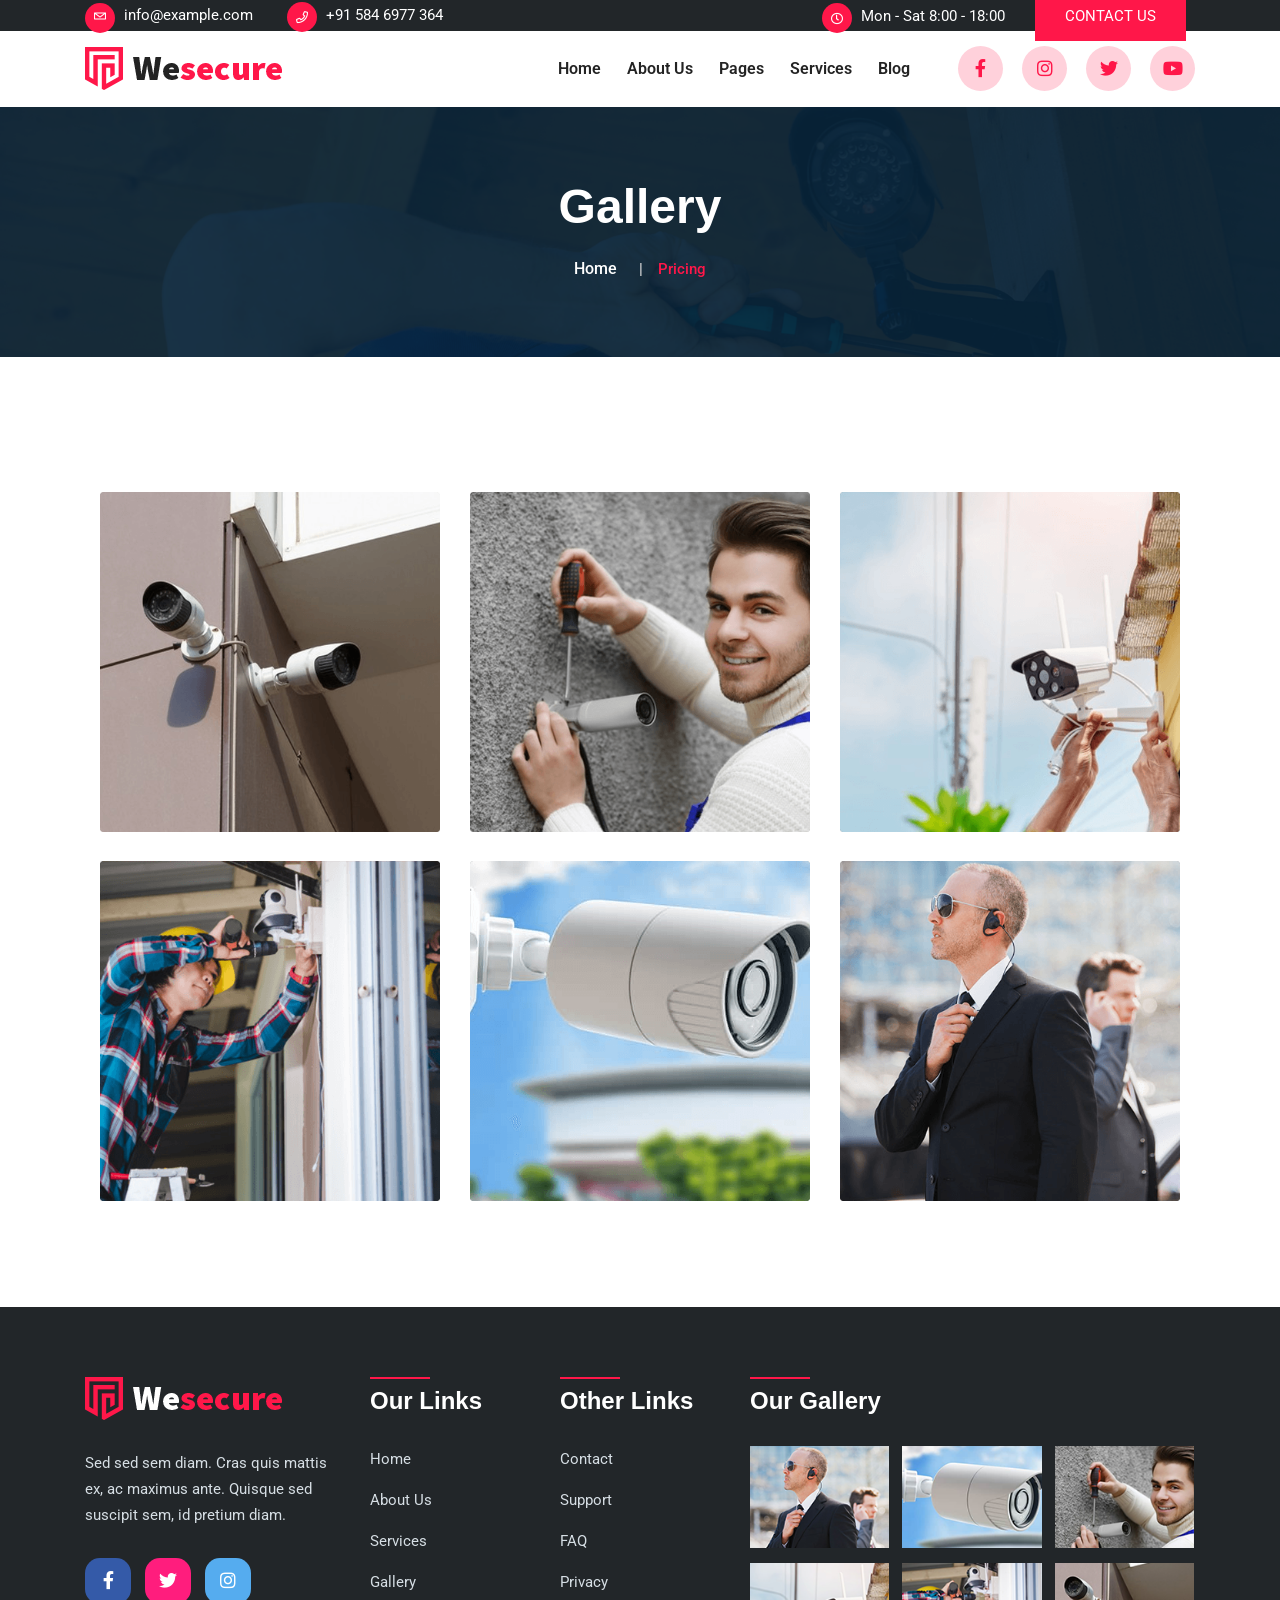
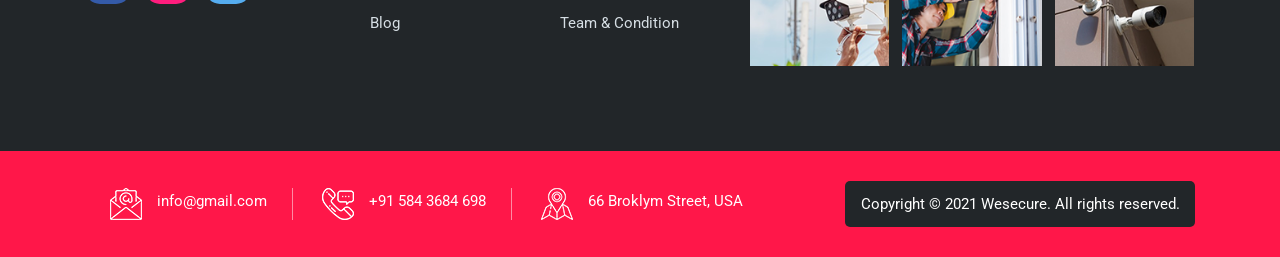
<file: public/frontend/projects.html>
<!doctype html>
<html class="no-js" lang="zxx">
    
<!-- Mirrored from htmldemo.zcubethemes.com/wesecure/projects.html by HTTrack Website Copier/3.x [XR&CO'2014], Sat, 06 Dec 2025 16:45:11 GMT -->
<head>
        <meta charset="utf-8">
        <meta http-equiv="x-ua-compatible" content="ie=edge">
        <title>Wesecure - Home CCTV Security  HTML Template</title>
        <meta name="description" content="">
        <meta name="viewport" content="width=device-width, initial-scale=1">
		<link rel="shortcut icon" type="image/x-icon" href="img/favicon.ico">
        <!-- Place favicon.ico in the root directory -->

		<!-- CSS here -->
        <link rel="stylesheet" href="css/bootstrap.min.css">
        <link rel="stylesheet" href="css/animate.min.css">
        <link rel="stylesheet" href="css/magnific-popup.css">
        <link rel="stylesheet" href="fontawesome/css/all.min.css">
        <link rel="stylesheet" href="font-flaticon/flaticon.css">
        <link rel="stylesheet" href="css/dripicons.css">
        <link rel="stylesheet" href="css/slick.css">
        <link rel="stylesheet" href="css/meanmenu.css">
        <link rel="stylesheet" href="css/default.css">
        <link rel="stylesheet" href="css/style.css">
        <link rel="stylesheet" href="css/responsive.css">
    </head>
    <body>
   <!-- header -->
        <header class="header-area header-three">  
           <div class="header-top second-header d-none d-md-block">
                <div class="container">
                    <div class="row align-items-center">                                              
                        <div class="col-lg-6 col-md-8 d-none  d-md-block">
                            <div class="header-cta">
                                <ul>                                   
                                    <li>
                                        <i class="icon dripicons-mail"></i>
                                        <span>info@example.com</span>
                                    </li>
                                     <li>
                                        <i class="icon far fa-phone"></i>
                                        <span>+91 584 6977 364</span>
                                    </li>
                                </ul>
                            </div>
                        </div>
                         <div class="col-lg-4 col-md-4 text-right d-none d-lg-block">
                             <div class="header-cta">
                                <ul>                                   
                                    
                                     <li>
                                        <i class="icon far fa-clock"></i>
                                        <span>Mon - Sat 8:00 - 18:00</span>
                                    </li>
                                </ul>
                            </div>
                        </div>
                         <div class="col-lg-2 col-md-4 d-none d-md-block">
                             <a href="contact.html" class="top-btn">Contact Us</a>
                              
                        </div>
                    </div>
                </div>
            </div>		
			  <div id="header-sticky" class="menu-area">
                <div class="container">
                    <div class="second-menu">
                        <div class="row align-items-center">
                            <div class="col-xl-3 col-lg-3">
                                <div class="logo">
                                    <a href="index.html"><img src="img/logo/logo.png" alt="logo"></a>
                                </div>
                            </div>
                           <div class="col-xl-6 col-lg-6">
                              
                                <div class="main-menu text-right text-xl-right">
                                    <nav id="mobile-menu">
                                        <ul>
                                            <li class="has-sub">
												<a href="index.html">Home</a>
												<ul>
                                                    <li><a href="index.html">Home Page 01</a></li>
                                                    <li><a href="index-2.html">Home Page 02</a></li>
												</ul>
											</li>
                                            <li><a href="about.html">About Us</a></li>
                                            <li class="has-sub"><a href="#">Pages</a>
												<ul>
                                                    <li><a href="projects.html">Gallery</a></li>
                                                    
                                                    <li><a href="pricing.html">Pricing</a></li>
                                                    <li><a href="team.html">Team</a></li>
                                                    <li><a href="faq.html">Faq</a></li>
                                                </ul>
											</li>
                                            <li class="has-sub"> 
                                              <a href="services.html">Services</a>
                                                <ul>
                                                     <li><a href="services.html">Services</a></li>
                                                    <li><a href="services-detail.html">Services Details</a></li>
												</ul>
                                            </li>
                                           
											<li class="has-sub"> 
                                                <a href="blog.html">Blog</a>
                                                <ul>
                                                    <li><a href="blog.html">Blog</a></li>
                                                    <li><a href="blog-details.html">Blog Details</a></li>
												</ul>
                                            </li>                     
                                        </ul>
                                    </nav>
                                </div>
                            </div>   
                            <div class="col-xl-3 col-lg-3 text-right d-none d-lg-block mt-15 mb-15">
                              <div class="header-social text-right">
                                                <span>
                                                    <a href="#" title="Facebook"><i class="fab fa-facebook-f"></i></a>
                                                    <a href="#" title="LinkedIn"><i class="fab fa-instagram"></i></a>               
                                                    <a href="#" title="Twitter"><i class="fab fa-twitter"></i></a>
                                                    <a href="#" title="Twitter"><i class="fab fa-youtube"></i></a>
                                                   </span>                    
                                                   <!--  /social media icon redux -->                               
                                            </div>
                            </div>
                          
                            
                                <div class="col-12">
                                    <div class="mobile-menu"></div>
                                </div>
                        </div>
                    </div>
                </div>
            </div>
        </header>
        <!-- header-end -->
        <!-- offcanvas-area -->
                <div class="offcanvas-menu">
                <span class="menu-close"><i class="fas fa-times"></i></span>
              <form role="search" method="get" id="searchform"   class="searchform" action="http://wordpress.zcube.in/xconsulta/">
                                <input type="text" name="s" id="search" value="" placeholder="Search"  />
                                <button><i class="fa fa-search"></i></button>
                            </form>

                    
                    <div id="cssmenu3" class="menu-one-page-menu-container">
                        <ul id="menu-one-page-menu-2" class="menu">
                            <li class="menu-item menu-item-type-custom menu-item-object-custom"><a href="index.html">Home</a></li>
                            <li class="menu-item menu-item-type-custom menu-item-object-custom"><a href="about.html">About Us</a></li>
                            <li class="menu-item menu-item-type-custom menu-item-object-custom"><a href="services.html">Services</a></li>
                             <li class="menu-item menu-item-type-custom menu-item-object-custom"><a href="pricing.html">Pricing </a></li>
                             <li class="menu-item menu-item-type-custom menu-item-object-custom"><a href="team.html">Team </a></li>
                             
                             <li class="menu-item menu-item-type-custom menu-item-object-custom"><a href="projects.html">Gallery Study</a></li>
                             <li class="menu-item menu-item-type-custom menu-item-object-custom"><a href="blog.html">Blog</a></li>
                            <li class="menu-item menu-item-type-custom menu-item-object-custom"><a href="contact.html">Contact</a></li>
                        </ul>
                    </div>  
                    
                    <div id="cssmenu2" class="menu-one-page-menu-container">
                        <ul id="menu-one-page-menu-1" class="menu">
                            <li class="menu-item menu-item-type-custom menu-item-object-custom"><a href="#home"><span>+8 12 3456897</span></a></li>
                            <li class="menu-item menu-item-type-custom menu-item-object-custom"><a href="#howitwork"><span>info@example.com</span></a></li>
                        </ul>
                    </div>                
            </div>
            <div class="offcanvas-overly"></div>
                 <!-- offcanvas-end -->
        <!-- main-area -->
        <main>
            
            <!-- search-popup -->
		<div class="modal fade bs-example-modal-lg search-bg popup1" tabindex="-1" role="dialog">
			<div class="modal-dialog modal-lg" role="document">
				<div class="modal-content search-popup">
					<div class="text-center">
						<a href="#" class="close2" data-dismiss="modal" aria-label="Close">× close</a>
					</div>
					<div class="row search-outer">
						<div class="col-md-11"><input type="text" placeholder="Search for products..." /></div>
						<div class="col-md-1 text-right"><a href="#"><i class="fa fa-search" aria-hidden="true"></i></a></div>
					</div>
				</div>
			</div>
		</div>
		<!-- /search-popup -->
            <!-- breadcrumb-area -->
             <section class="breadcrumb-area d-flex align-items-center" style="background-image:url(img/testimonial/test-bg.png)">
                <div class="container">
                    <div class="row align-items-center">
                        <div class="col-xl-12 col-lg-12">
                            <div class="breadcrumb-wrap text-left">
                                <div class="breadcrumb-title">
                                    <h2>Gallery</h2>    
                                    <div class="breadcrumb-wrap">
                              
                                <nav aria-label="breadcrumb">
                                    <ol class="breadcrumb">
                                        <li class="breadcrumb-item"><a href="index.html">Home</a></li>
                                        <li class="breadcrumb-item active" aria-current="page">Pricing</li>
                                    </ol>
                                </nav>
                            </div>
                                </div>
                            </div>
                        </div>
                        
                    </div>
                </div>
            </section>
            <!-- breadcrumb-area-end -->
			<!-- gallery-area -->
            <section id="work" class="pt-120 pb-90">
                <div class="container">                  
					<div class="portfolio ">
               
                      

                <div class="grid col3">
                    
				   	<div class="grid-item website">     
                        <div class="box">
                            <a href="img/gallery/protfolio-img01.png" class="popup-image"> <img src="img/gallery/protfolio-img01.png" alt="protfolio"></a>
                    </div>
                           
                    </div>
					<div class="grid-item seo">
                           <div class="box">
                            <a href="img/gallery/protfolio-img02.png" class="popup-image"> <img src="img/gallery/protfolio-img02.png" alt="protfolio"></a>
                    </div>
                           
                    </div>
                     <div class="grid-item marketing">
                          <div class="box">
                            <a href="img/gallery/protfolio-img03.png" class="popup-image"> <img src="img/gallery/protfolio-img03.png" alt="protfolio"></a>
                    </div>
                           
                   
                    </div>
                     	<div class="grid-item website">     
                         <div class="box">
                            <a href="img/gallery/protfolio-img04.png" class="popup-image"> <img src="img/gallery/protfolio-img04.png" alt="protfolio"></a>
                    </div>
                           
                           
                    </div>
					<div class="grid-item seo">
                         <div class="box">
                            <a href="img/gallery/protfolio-img05.png" class="popup-image"> <img src="img/gallery/protfolio-img05.png" alt="protfolio"></a>
                    </div>
                           
                    </div>
                     <div class="grid-item marketing">
                          <div class="box">
                            <a href="img/gallery/protfolio-img06.png" class="popup-image"> <img src="img/gallery/protfolio-img06.png" alt="protfolio"></a>
                    </div>
                    </div>
                  
                                     
                    </div>

        </div>
                </div>
            </section>
             <!-- gallery-area-end -->
         
        </main>
        <!-- main-area-end -->
        <!-- footer -->
        <footer class="footer-bg footer-p" style="background:#222629;">
             <div class="footer-top pt-70 pb-40">
                <div class="container">
                    <div class="row justify-content-between">
                        
                          <div class="col-xl-3 col-lg-3 col-sm-6">
                            <div class="footer-widget mb-15">
                                <div class="f-widget-title mb-30">
                                   <img src="img/logo/f_logo.png" alt="img">                                   
                                </div>
                                 <p>Sed sed sem diam. Cras quis mattis ex, ac maximus ante. Quisque sed suscipit sem, id pretium diam.</p>
                               
                            </div>
                              <div class="footer-social  mt-30">                                    
                                    <a href="#"><i class="fab fa-facebook-f"></i></a>
                                    <a href="#"><i class="fab fa-twitter"></i></a>
                                    <a href="#"><i class="fab fa-instagram"></i></a>
                                </div>
                        </div>
						<div class="col-xl-2 col-lg-2 col-sm-6">
                            <div class="footer-widget mb-30">
                                <div class="f-widget-title">
                                    <h2>Our Links</h2>
                                </div>
                                <div class="footer-link">
                                    <ul>                                        
                                        <li><a href="index.html">Home</a></li>
                                        <li><a href="about.html"> About Us</a></li>
                                        <li><a href="services.html"> Services </a></li>
                                        <li><a href="projects.html"> Gallery</a></li>
                                        <li><a href="blog.html">Blog </a></li>
                                    </ul>
                                </div>
                            </div>
                        </div>
                        <div class="col-xl-2 col-lg-2 col-sm-6">
                            <div class="footer-widget mb-30">
                                <div class="f-widget-title">
                                    <h2>Other Links</h2>
                                </div>
                                <div class="footer-link">
                                    <ul>
                                        <li><a href="contact.html"> Contact</a></li>
                                        <li><a href="#"> Support</a></li>
                                        <li><a href="faq.html"> FAQ</a></li>
                                        <li><a href="#"> Privacy</a></li>
                                        <li><a href="#"> Team & Condition</a></li>
                                    </ul>
                                </div>
                            </div>
                        </div>
                       <div class="col-xl-5 col-lg-5 col-sm-6">
                            <div class="footer-widget mb-30">
                                <div class="f-widget-title">
                                    <h2>Our Gallery</h2>
                                </div>
                                <div class="f-insta">
                                    <ul>
                                        <li><a href="img/instagram/f-galler-01.png" class="popup-image"><img src="img/instagram/f-galler-01.png" alt="img"></a></li>
                                       <li><a href="img/instagram/f-galler-02.png" class="popup-image"><img src="img/instagram/f-galler-02.png" alt="img"></a></li>
                                        <li><a href="img/instagram/f-galler-03.png" class="popup-image"><img src="img/instagram/f-galler-03.png" alt="img"></a></li>
                                        <li><a href="img/instagram/f-galler-04.png" class="popup-image"><img src="img/instagram/f-galler-04.png" alt="img"></a></li>
                                        <li><a href="img/instagram/f-galler-05.png" class="popup-image"><img src="img/instagram/f-galler-05.png" alt="img"></a></li>
                                        <li><a href="img/instagram/f-galler-06.png" class="popup-image"><img src="img/instagram/f-galler-06.png" alt="img"></a></li>
                                        
                                    </ul>
                                </div>
                            </div>
                        </div>  
                      
                        
                    </div>
                </div>
            </div>
            <div class="copyright-wrap">
                <div class="container">
                    <div class="row align-items-center">
                        
                        <div class="col-lg-8">                       
                           <ul>
                                <li>
                                    <a href="#">
                                        <div class="icon">
                                            <img src="img/icon/f-email.png" alt="img"> 
                                        </div>
                                        <div class="text2">
                                            info@gmail.com
                                        </div>
                                    </a>
                               </li>
                                <li>
                                    <a href="#">
                                        <div class="icon">
                                            <img src="img/icon/f-phone-call.png" alt="img"> 
                                        </div>
                                        <div class="text2">
                                            +91 584 3684 698
                                        </div>
                                    </a>
                               </li>
                                <li>
                                    <a href="#">
                                        <div class="icon">
                                            <img src="img/icon/f-location.png" alt="img"> 
                                        </div>
                                        <div class="text2">
                                            66 Broklym Street, USA
                                        </div>
                                    </a>
                               </li>
                               
                            </ul>
                        </div>
                        <div class="col-lg-4">                         
                               <div class="text">Copyright  © 2021 Wesecure. All rights reserved.</div>      
                        </div>
                        
                    </div>
                </div>
            </div>
        </footer>
        <!-- footer-end -->

		<!-- JS here -->
        <script src="js/vendor/modernizr-3.5.0.min.js"></script>
        <script src="js/vendor/jquery-3.6.0.min.js"></script>
        <script src="js/popper.min.js"></script>
        <script src="js/bootstrap.min.js"></script>
        <script src="js/slick.min.js"></script>
        <script src="js/ajax-form.js"></script>
        <script src="js/paroller.js"></script>
        <script src="js/wow.min.js"></script>
        <script src="js/js_isotope.pkgd.min.js"></script>
        <script src="js/imagesloaded.min.js"></script>
        <script src="js/parallax.min.js"></script>
         <script src="js/jquery.waypoints.min.js"></script>
        <script src="js/jquery.counterup.min.js"></script>
        <script src="js/jquery.scrollUp.min.js"></script>
        <script src="js/jquery.meanmenu.min.js"></script>
        <script src="js/parallax-scroll.js"></script>
        <script src="js/jquery.magnific-popup.min.js"></script>
        <script src="js/element-in-view.js"></script>
        <script src="js/main.js"></script>
    </body>

<!-- Mirrored from htmldemo.zcubethemes.com/wesecure/projects.html by HTTrack Website Copier/3.x [XR&CO'2014], Sat, 06 Dec 2025 16:45:14 GMT -->
</html>
</file>
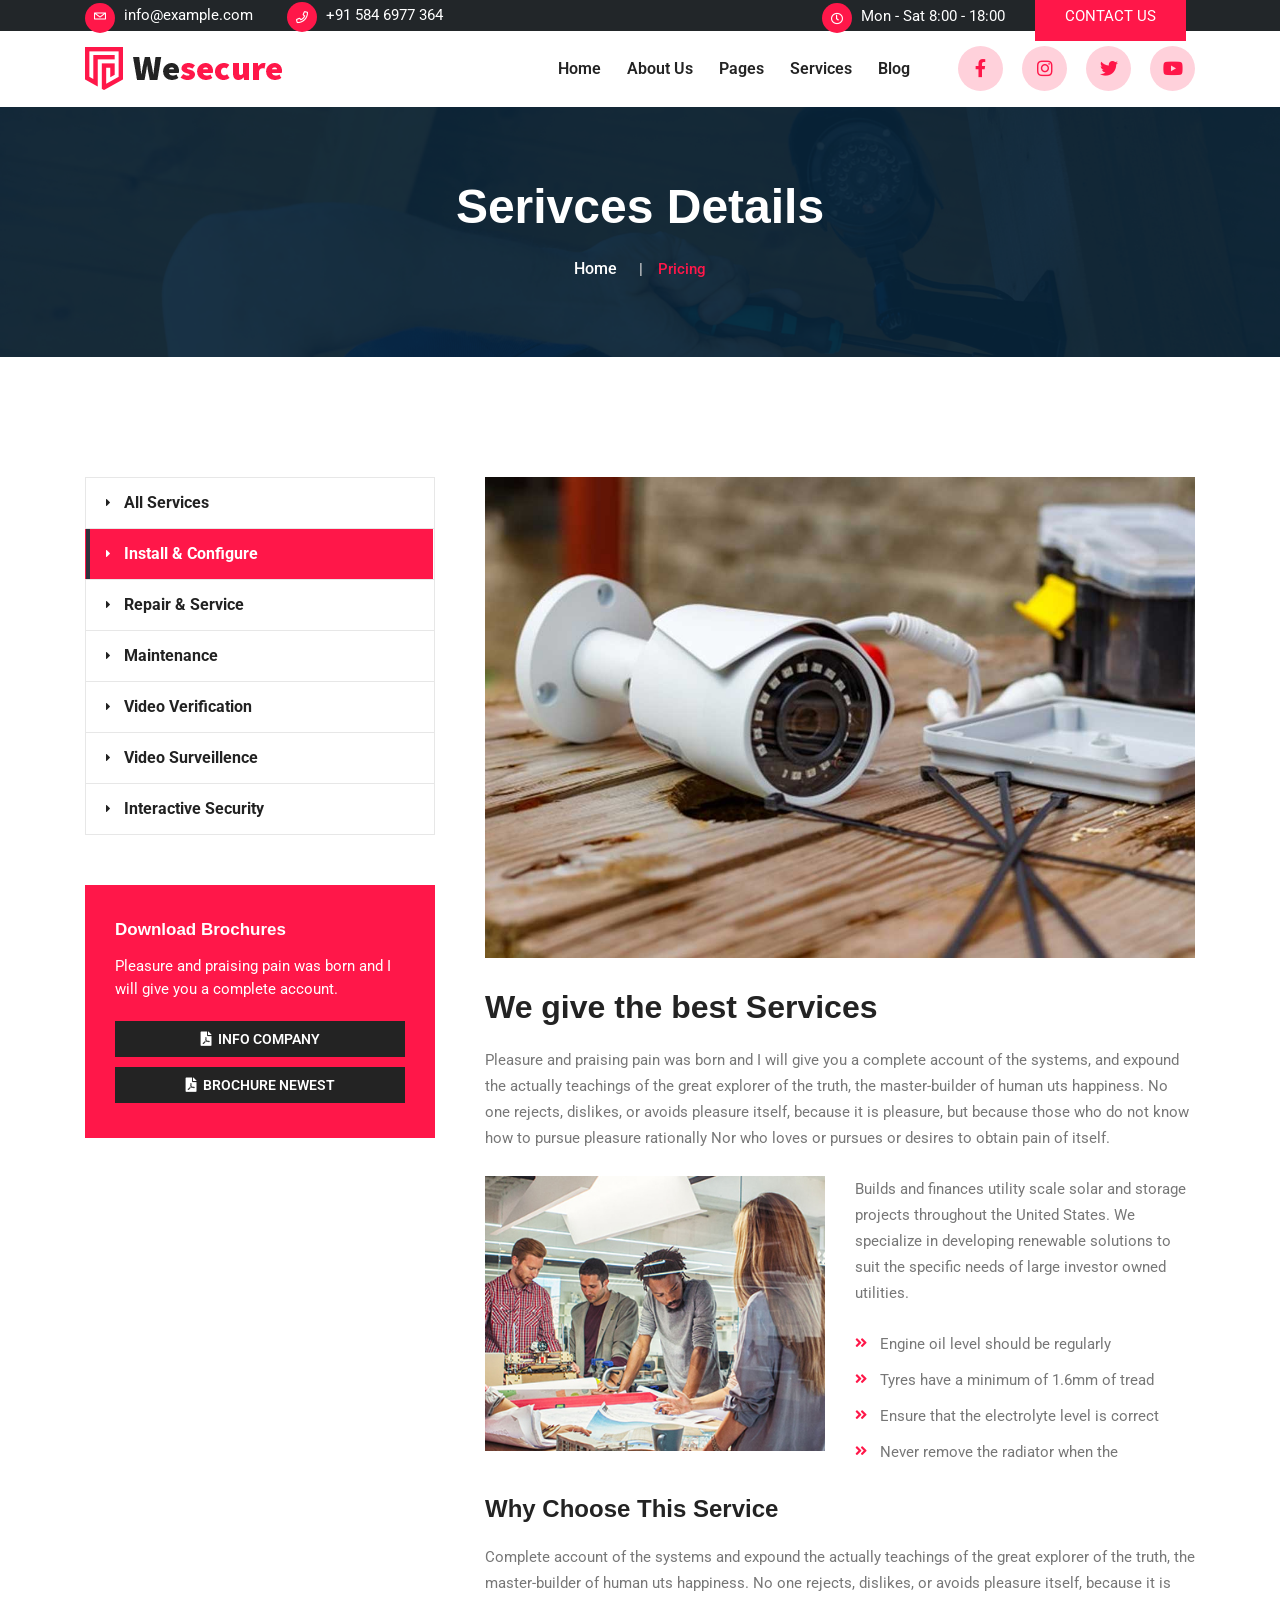
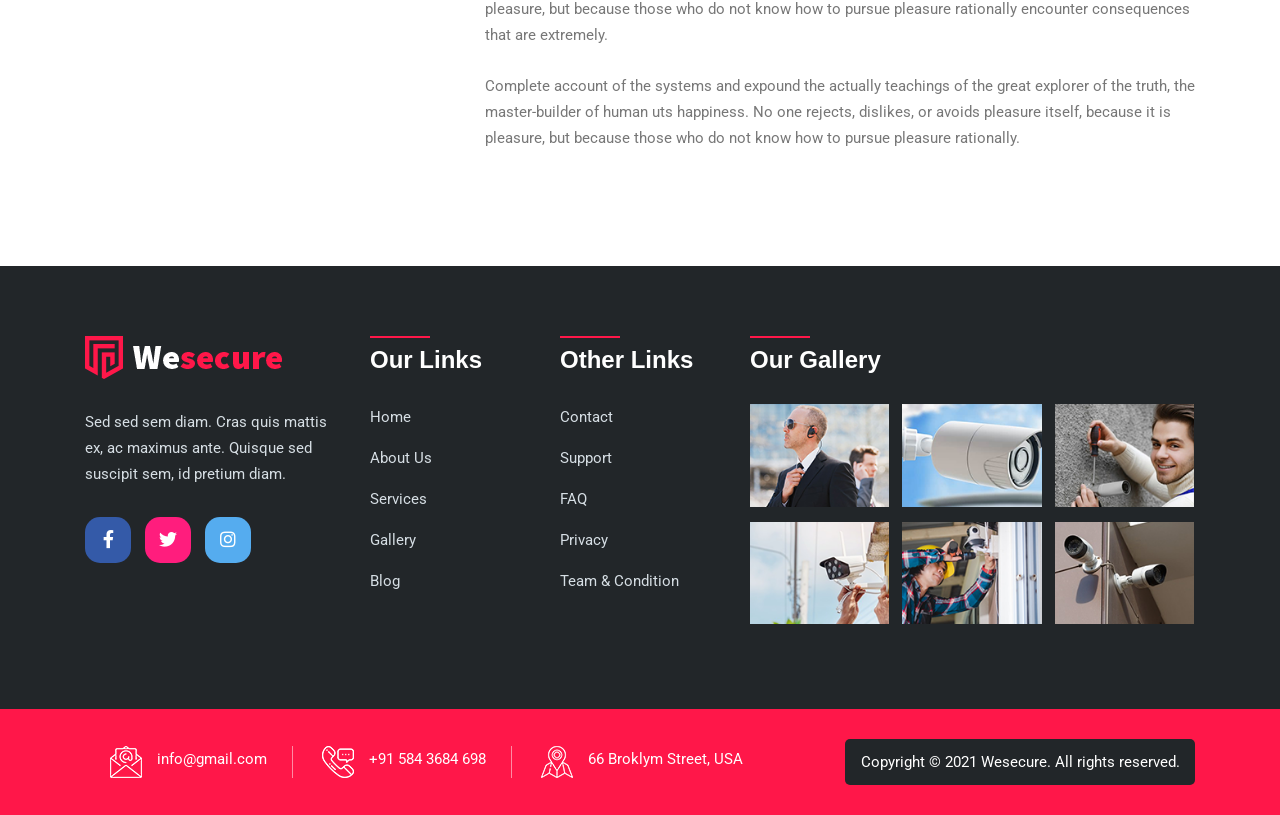
<file: public/frontend/services-detail.html>
<!doctype html>
<html class="no-js" lang="zxx">
    
<!-- Mirrored from htmldemo.zcubethemes.com/wesecure/services-detail.html by HTTrack Website Copier/3.x [XR&CO'2014], Sat, 06 Dec 2025 16:45:16 GMT -->
<head>
        <meta charset="utf-8">
        <meta http-equiv="x-ua-compatible" content="ie=edge">
        <title>Wesecure - Home CCTV Security  HTML Template</title>
        <meta name="description" content="">
        <meta name="viewport" content="width=device-width, initial-scale=1">
		<link rel="shortcut icon" type="image/x-icon" href="img/favicon.ico">
        <!-- Place favicon.ico in the root directory -->

		<!-- CSS here -->
        <link rel="stylesheet" href="css/bootstrap.min.css">
        <link rel="stylesheet" href="css/animate.min.css">
        <link rel="stylesheet" href="css/magnific-popup.css">
        <link rel="stylesheet" href="fontawesome/css/all.min.css">
        <link rel="stylesheet" href="font-flaticon/flaticon.css">
        <link rel="stylesheet" href="css/dripicons.css">
        <link rel="stylesheet" href="css/slick.css">
        <link rel="stylesheet" href="css/meanmenu.css">
        <link rel="stylesheet" href="css/default.css">
        <link rel="stylesheet" href="css/style.css">
        <link rel="stylesheet" href="css/responsive.css">
    </head>
    <body>
      <!-- header -->
        <header class="header-area header-three">  
           <div class="header-top second-header d-none d-md-block">
                <div class="container">
                    <div class="row align-items-center">                                              
                        <div class="col-lg-6 col-md-8 d-none  d-md-block">
                            <div class="header-cta">
                                <ul>                                   
                                    <li>
                                        <i class="icon dripicons-mail"></i>
                                        <span>info@example.com</span>
                                    </li>
                                     <li>
                                        <i class="icon far fa-phone"></i>
                                        <span>+91 584 6977 364</span>
                                    </li>
                                </ul>
                            </div>
                        </div>
                         <div class="col-lg-4 col-md-4 text-right d-none d-lg-block">
                             <div class="header-cta">
                                <ul>                                   
                                    
                                     <li>
                                        <i class="icon far fa-clock"></i>
                                        <span>Mon - Sat 8:00 - 18:00</span>
                                    </li>
                                </ul>
                            </div>
                        </div>
                         <div class="col-lg-2 col-md-4 d-none d-md-block">
                             <a href="contact.html" class="top-btn">Contact Us</a>
                              
                        </div>
                    </div>
                </div>
            </div>		
			  <div id="header-sticky" class="menu-area">
                <div class="container">
                    <div class="second-menu">
                        <div class="row align-items-center">
                            <div class="col-xl-3 col-lg-3">
                                <div class="logo">
                                    <a href="index.html"><img src="img/logo/logo.png" alt="logo"></a>
                                </div>
                            </div>
                           <div class="col-xl-6 col-lg-6">
                              
                                <div class="main-menu text-right text-xl-right">
                                    <nav id="mobile-menu">
                                        <ul>
                                            <li class="has-sub">
												<a href="index.html">Home</a>
												<ul>
                                                    <li><a href="index.html">Home Page 01</a></li>
                                                    <li><a href="index-2.html">Home Page 02</a></li>
												</ul>
											</li>
                                            <li><a href="about.html">About Us</a></li>
                                            <li class="has-sub"><a href="#">Pages</a>
												<ul>
                                                    <li><a href="projects.html">Gallery</a></li>
                                                    
                                                    <li><a href="pricing.html">Pricing</a></li>
                                                    <li><a href="team.html">Team</a></li>
                                                    <li><a href="faq.html">Faq</a></li>
                                                </ul>
											</li>
                                            <li class="has-sub"> 
                                              <a href="services.html">Services</a>
                                                <ul>
                                                     <li><a href="services.html">Services</a></li>
                                                    <li><a href="services-detail.html">Services Details</a></li>
												</ul>
                                            </li>
                                           
											<li class="has-sub"> 
                                                <a href="blog.html">Blog</a>
                                                <ul>
                                                    <li><a href="blog.html">Blog</a></li>
                                                    <li><a href="blog-details.html">Blog Details</a></li>
												</ul>
                                            </li>                     
                                        </ul>
                                    </nav>
                                </div>
                            </div>   
                            <div class="col-xl-3 col-lg-3 text-right d-none d-lg-block mt-15 mb-15">
                              <div class="header-social text-right">
                                                <span>
                                                    <a href="#" title="Facebook"><i class="fab fa-facebook-f"></i></a>
                                                    <a href="#" title="LinkedIn"><i class="fab fa-instagram"></i></a>               
                                                    <a href="#" title="Twitter"><i class="fab fa-twitter"></i></a>
                                                    <a href="#" title="Twitter"><i class="fab fa-youtube"></i></a>
                                                   </span>                    
                                                   <!--  /social media icon redux -->                               
                                            </div>
                            </div>
                          
                            
                                <div class="col-12">
                                    <div class="mobile-menu"></div>
                                </div>
                        </div>
                    </div>
                </div>
            </div>
        </header>
        <!-- header-end -->
        <!-- offcanvas-area -->
                <div class="offcanvas-menu">
                <span class="menu-close"><i class="fas fa-times"></i></span>
              <form role="search" method="get" id="searchform"   class="searchform" action="http://wordpress.zcube.in/xconsulta/">
                                <input type="text" name="s" id="search" value="" placeholder="Search"  />
                                <button><i class="fa fa-search"></i></button>
                            </form>

                    
                    <div id="cssmenu3" class="menu-one-page-menu-container">
                        <ul id="menu-one-page-menu-2" class="menu">
                            <li class="menu-item menu-item-type-custom menu-item-object-custom"><a href="index.html">Home</a></li>
                            <li class="menu-item menu-item-type-custom menu-item-object-custom"><a href="about.html">About Us</a></li>
                            <li class="menu-item menu-item-type-custom menu-item-object-custom"><a href="services.html">Services</a></li>
                             <li class="menu-item menu-item-type-custom menu-item-object-custom"><a href="pricing.html">Pricing </a></li>
                             <li class="menu-item menu-item-type-custom menu-item-object-custom"><a href="team.html">Team </a></li>
                             
                             <li class="menu-item menu-item-type-custom menu-item-object-custom"><a href="projects.html">Gallery Study</a></li>
                             <li class="menu-item menu-item-type-custom menu-item-object-custom"><a href="blog.html">Blog</a></li>
                            <li class="menu-item menu-item-type-custom menu-item-object-custom"><a href="contact.html">Contact</a></li>
                        </ul>
                    </div>  
                    
                    <div id="cssmenu2" class="menu-one-page-menu-container">
                        <ul id="menu-one-page-menu-1" class="menu">
                            <li class="menu-item menu-item-type-custom menu-item-object-custom"><a href="#home"><span>+8 12 3456897</span></a></li>
                            <li class="menu-item menu-item-type-custom menu-item-object-custom"><a href="#howitwork"><span>info@example.com</span></a></li>
                        </ul>
                    </div>                
            </div>
            <div class="offcanvas-overly"></div>
                 <!-- offcanvas-end -->
        <!-- main-area -->
        <main>
            
            <!-- search-popup -->
		<div class="modal fade bs-example-modal-lg search-bg popup1" tabindex="-1" role="dialog">
			<div class="modal-dialog modal-lg" role="document">
				<div class="modal-content search-popup">
					<div class="text-center">
						<a href="#" class="close2" data-dismiss="modal" aria-label="Close">× close</a>
					</div>
					<div class="row search-outer">
						<div class="col-md-11"><input type="text" placeholder="Search for products..." /></div>
						<div class="col-md-1 text-right"><a href="#"><i class="fa fa-search" aria-hidden="true"></i></a></div>
					</div>
				</div>
			</div>
		</div>
		<!-- /search-popup -->
            <!-- breadcrumb-area -->
             <section class="breadcrumb-area d-flex align-items-center" style="background-image:url(img/testimonial/test-bg.png)">
                <div class="container">
                    <div class="row align-items-center">
                        <div class="col-xl-12 col-lg-12">
                            <div class="breadcrumb-wrap text-left">
                                <div class="breadcrumb-title">
                                    <h2>Serivces Details</h2>    
                                    <div class="breadcrumb-wrap">
                              
                                <nav aria-label="breadcrumb">
                                    <ol class="breadcrumb">
                                        <li class="breadcrumb-item"><a href="index.html">Home</a></li>
                                        <li class="breadcrumb-item active" aria-current="page">Pricing</li>
                                    </ol>
                                </nav>
                            </div>
                                </div>
                            </div>
                        </div>
                        
                    </div>
                </div>
            </section>
            <!-- breadcrumb-area-end -->
			<!-- service-details-area -->
            <div class="about-area5 about-p pt-120 pb-90 p-relative">
                <div class="container">
                    <div class="row">
                         <!-- #right side -->
                        <div class="col-sm-12 col-md-12 col-lg-4 order-1">
                           <aside class="sidebar services-sidebar">
                        
                        <!-- Category Widget -->
                        <div class="sidebar-widget categories">
                            <div class="widget-content">
                                <!-- Services Category -->
                                <ul class="services-categories">
                                    <li><a href="services.html">All Services</a></li>
                                    <li class="active"><a href="service-detail.html">Install & Configure</a></li>
                                    <li><a href="services-detail.html">Repair & Service</a></li>
                                    <li><a href="services-detail.html">Maintenance</a></li>                                    
                                    <li><a href="services-detail.html">Video Verification</a></li>
                                    <li><a href="services-detail.html">Video Surveillence</a></li>
                                    <li><a href="services-detail.html">Interactive Security</a></li>
                                </ul>
                            </div>
                        </div>
                        
                        <!--Brochures Box-->
                        <div class="brochures-box">
                            <div class="inner">
                                <h4>Download Brochures</h4>
                                <div class="text">Pleasure and praising pain was born and I will give you a complete account.</div>
                                <a class="theme-btn btn-style-one" href="#"><span class="btn-title"><i class="fa fa-file-pdf"></i> Info Company</span></a>
                                <a class="theme-btn btn-style-one" href="#"><span class="btn-title"><i class="fa fa-file-pdf"></i> Brochure Newest</span></a>
                            </div>
                        </div>
                    </aside>
                        </div>
                        <!-- #right side end -->
                       
                        
					<div class="col-lg-8 col-md-12 col-sm-12 order-2">
                           <div class="service-detail">
                      

                        <div class="content-box">
                            <div class="mb-30"><img src="img/blog/inner_b1.jpg" alt="inner_b1"></div>
                            <h2> We give the best Services </h2>
                            <p>Pleasure and praising pain was born and I will give you a complete account of the systems, and expound the actually teachings of the great explorer of the truth, the master-builder of human uts happiness. No one rejects, dislikes, or avoids pleasure itself, because it is pleasure, but because those who do not know how to pursue pleasure rationally Nor who loves or pursues or desires to obtain pain of itself.</p>
    
                            <!-- Two Column -->
                            <div class="two-column">
                                <div class="row">
                                     <div class="image-column col-xl-6 col-lg-12 col-md-12">
                                        <figure class="image"><img src="img/resource/post-img-1.jpg" alt=""></figure>
                                    </div>
                                    <div class="text-column col-xl-6 col-lg-12 col-md-12">
                                        <p>Builds and finances utility scale solar and storage projects throughout the United States. We specialize in developing renewable solutions to suit the specific needs of large investor owned utilities.</p>

                                        <ul class="list-style-one">
                                            <li>Engine oil level should be regularly</li>
                                            <li>Tyres have a minimum of 1.6mm of tread</li>
                                            <li>Ensure that the electrolyte level is correct</li>
                                            <li>Never remove the radiator when the</li>
                                          
                                        </ul>
                                    </div>
                                   
                                </div>
                            </div>

                            <h3>Why Choose This Service</h3>

                            <p>Complete account of the systems and expound the actually teachings of the great explorer of the truth, the master-builder of human uts happiness. No one rejects, dislikes, or avoids pleasure itself, because it is pleasure, but because those who do not know how to pursue pleasure rationally encounter consequences that are extremely.</p>

                            <p>Complete account of the systems and expound the actually teachings of the great explorer of the truth, the master-builder of human uts happiness. No one rejects, dislikes, or avoids pleasure itself, because it is pleasure, but because those who do not know how to pursue pleasure rationally.</p>

                           
                        </div>
                    </div>
                        </div>
                     
                    </div>
                </div>
            </div>
            <!-- service-details-area-end -->
            
        </main>
        <!-- main-area-end -->
        <!-- footer -->
        <footer class="footer-bg footer-p" style="background:#222629;">
             <div class="footer-top pt-70 pb-40">
                <div class="container">
                    <div class="row justify-content-between">
                        
                          <div class="col-xl-3 col-lg-3 col-sm-6">
                            <div class="footer-widget mb-15">
                                <div class="f-widget-title mb-30">
                                   <img src="img/logo/f_logo.png" alt="img">                                   
                                </div>
                                 <p>Sed sed sem diam. Cras quis mattis ex, ac maximus ante. Quisque sed suscipit sem, id pretium diam.</p>
                               
                            </div>
                              <div class="footer-social  mt-30">                                    
                                    <a href="#"><i class="fab fa-facebook-f"></i></a>
                                    <a href="#"><i class="fab fa-twitter"></i></a>
                                    <a href="#"><i class="fab fa-instagram"></i></a>
                                </div>
                        </div>
						<div class="col-xl-2 col-lg-2 col-sm-6">
                            <div class="footer-widget mb-30">
                                <div class="f-widget-title">
                                    <h2>Our Links</h2>
                                </div>
                                <div class="footer-link">
                                    <ul>                                        
                                        <li><a href="index.html">Home</a></li>
                                        <li><a href="about.html"> About Us</a></li>
                                        <li><a href="services.html"> Services </a></li>
                                        <li><a href="projects.html"> Gallery</a></li>
                                        <li><a href="blog.html">Blog </a></li>
                                    </ul>
                                </div>
                            </div>
                        </div>
                        <div class="col-xl-2 col-lg-2 col-sm-6">
                            <div class="footer-widget mb-30">
                                <div class="f-widget-title">
                                    <h2>Other Links</h2>
                                </div>
                                <div class="footer-link">
                                    <ul>
                                        <li><a href="contact.html"> Contact</a></li>
                                        <li><a href="#"> Support</a></li>
                                        <li><a href="faq.html"> FAQ</a></li>
                                        <li><a href="#"> Privacy</a></li>
                                        <li><a href="#"> Team & Condition</a></li>
                                    </ul>
                                </div>
                            </div>
                        </div>
                       <div class="col-xl-5 col-lg-5 col-sm-6">
                            <div class="footer-widget mb-30">
                                <div class="f-widget-title">
                                    <h2>Our Gallery</h2>
                                </div>
                                <div class="f-insta">
                                    <ul>
                                        <li><a href="img/instagram/f-galler-01.png" class="popup-image"><img src="img/instagram/f-galler-01.png" alt="img"></a></li>
                                       <li><a href="img/instagram/f-galler-02.png" class="popup-image"><img src="img/instagram/f-galler-02.png" alt="img"></a></li>
                                        <li><a href="img/instagram/f-galler-03.png" class="popup-image"><img src="img/instagram/f-galler-03.png" alt="img"></a></li>
                                        <li><a href="img/instagram/f-galler-04.png" class="popup-image"><img src="img/instagram/f-galler-04.png" alt="img"></a></li>
                                        <li><a href="img/instagram/f-galler-05.png" class="popup-image"><img src="img/instagram/f-galler-05.png" alt="img"></a></li>
                                        <li><a href="img/instagram/f-galler-06.png" class="popup-image"><img src="img/instagram/f-galler-06.png" alt="img"></a></li>
                                        
                                    </ul>
                                </div>
                            </div>
                        </div>  
                      
                        
                    </div>
                </div>
            </div>
            <div class="copyright-wrap">
                <div class="container">
                    <div class="row align-items-center">
                        
                        <div class="col-lg-8">                       
                           <ul>
                                <li>
                                    <a href="#">
                                        <div class="icon">
                                            <img src="img/icon/f-email.png" alt="img"> 
                                        </div>
                                        <div class="text2">
                                            info@gmail.com
                                        </div>
                                    </a>
                               </li>
                                <li>
                                    <a href="#">
                                        <div class="icon">
                                            <img src="img/icon/f-phone-call.png" alt="img"> 
                                        </div>
                                        <div class="text2">
                                            +91 584 3684 698
                                        </div>
                                    </a>
                               </li>
                                <li>
                                    <a href="#">
                                        <div class="icon">
                                            <img src="img/icon/f-location.png" alt="img"> 
                                        </div>
                                        <div class="text2">
                                            66 Broklym Street, USA
                                        </div>
                                    </a>
                               </li>
                               
                            </ul>
                        </div>
                        <div class="col-lg-4">                         
                               <div class="text">Copyright  © 2021 Wesecure. All rights reserved.</div>      
                        </div>
                        
                    </div>
                </div>
            </div>
        </footer>
        <!-- footer-end -->

		<!-- JS here -->
        <script src="js/vendor/modernizr-3.5.0.min.js"></script>
        <script src="js/vendor/jquery-3.6.0.min.js"></script>
        <script src="js/popper.min.js"></script>
        <script src="js/bootstrap.min.js"></script>
        <script src="js/slick.min.js"></script>
        <script src="js/ajax-form.js"></script>
        <script src="js/paroller.js"></script>
        <script src="js/wow.min.js"></script>
        <script src="js/js_isotope.pkgd.min.js"></script>
        <script src="js/imagesloaded.min.js"></script>
        <script src="js/parallax.min.js"></script>
         <script src="js/jquery.waypoints.min.js"></script>
        <script src="js/jquery.counterup.min.js"></script>
        <script src="js/jquery.scrollUp.min.js"></script>
        <script src="js/jquery.meanmenu.min.js"></script>
        <script src="js/parallax-scroll.js"></script>
        <script src="js/jquery.magnific-popup.min.js"></script>
        <script src="js/element-in-view.js"></script>
        <script src="js/main.js"></script>
    </body>

<!-- Mirrored from htmldemo.zcubethemes.com/wesecure/services-detail.html by HTTrack Website Copier/3.x [XR&CO'2014], Sat, 06 Dec 2025 16:45:18 GMT -->
</html>
</file>
<file: public/frontend/font-flaticon/flaticon.css>
@font-face {
    font-family: "flaticon";
    src: url("flaticon3a2f.ttf?d2ee8be2790282bda7684fbba1aa2ace") format("truetype"),
url("flaticon3a2f.woff?d2ee8be2790282bda7684fbba1aa2ace") format("woff"),
url("flaticon3a2f.woff2?d2ee8be2790282bda7684fbba1aa2ace") format("woff2"),
url("flaticon3a2f.eot?d2ee8be2790282bda7684fbba1aa2ace#iefix") format("embedded-opentype"),
url("flaticon3a2f.svg?d2ee8be2790282bda7684fbba1aa2ace#flaticon") format("svg");
}

i[class^="flaticon-"]:before, i[class*=" flaticon-"]:before {
    font-family: flaticon !important;
    font-style: normal;
    font-weight: normal !important;
    font-variant: normal;
    text-transform: none;
    line-height: 1;
    -webkit-font-smoothing: antialiased;
    -moz-osx-font-smoothing: grayscale;
}

.flaticon-twitter:before {
    content: "\f101";
}
.flaticon-facebook:before {
    content: "\f102";
}
.flaticon-instagram:before {
    content: "\f103";
}
.flaticon-youtube:before {
    content: "\f104";
}
.flaticon-linkedin:before {
    content: "\f105";
}
.flaticon-whatsapp:before {
    content: "\f106";
}
.flaticon-telegram:before {
    content: "\f107";
}
.flaticon-mail:before {
    content: "\f108";
}
.flaticon-call:before {
    content: "\f109";
}
.flaticon-telephone:before {
    content: "\f10a";
}
.flaticon-clock:before {
    content: "\f10b";
}
.flaticon-next:before {
    content: "\f10c";
}
.flaticon-add:before {
    content: "\f10d";
}
.flaticon-cancel:before {
    content: "\f10e";
}
.flaticon-loupe:before {
    content: "\f10f";
}
.flaticon-back-arrow:before {
    content: "\f110";
}
.flaticon-star:before {
    content: "\f111";
}
.flaticon-home:before {
    content: "\f112";
}
.flaticon-upload:before {
    content: "\f113";
}
.flaticon-check:before {
    content: "\f114";
}
.flaticon-email:before {
    content: "\f115";
}
.flaticon-heart:before {
    content: "\f116";
}
.flaticon-left-arrow:before {
    content: "\f117";
}
.flaticon-maintenance:before {
    content: "\f118";
}
.flaticon-rain:before {
    content: "\f119";
}
.flaticon-cctv:before {
    content: "\f11a";
}
.flaticon-surveillance:before {
    content: "\f11b";
}
.flaticon-gate:before {
    content: "\f11c";
}
.flaticon-tsunami:before {
    content: "\f11d";
}
.flaticon-key:before {
    content: "\f11e";
}
.flaticon-fingerprint-scan:before {
    content: "\f11f";
}
.flaticon-intercom:before {
    content: "\f120";
}
.flaticon-barrier:before {
    content: "\f121";
}
.flaticon-fire:before {
    content: "\f122";
}
.flaticon-fire-alarm:before {
    content: "\f123";
}
.flaticon-fire-extinguisher:before {
    content: "\f124";
}
.flaticon-smoke-detector:before {
    content: "\f125";
}
.flaticon-warning:before {
    content: "\f126";
}
.flaticon-security:before {
    content: "\f127";
}
.flaticon-police-station:before {
    content: "\f128";
}
.flaticon-wall:before {
    content: "\f129";
}
.flaticon-home-1:before {
    content: "\f12a";
}
.flaticon-insurance:before {
    content: "\f12b";
}
.flaticon-vault:before {
    content: "\f12c";
}
.flaticon-keypad:before {
    content: "\f12d";
}
.flaticon-hurricane:before {
    content: "\f12e";
}
.flaticon-eye-scan:before {
    content: "\f12f";
}
.flaticon-house-key:before {
    content: "\f130";
}
.flaticon-gun:before {
    content: "\f131";
}
.flaticon-alert:before {
    content: "\f132";
}
.flaticon-bandit:before {
    content: "\f133";
}
.flaticon-monitoring:before {
    content: "\f134";
}
.flaticon-guard-pet:before {
    content: "\f135";
}
.flaticon-surveillance-1:before {
    content: "\f136";
}
.flaticon-air-purifier:before {
    content: "\f137";
}
.flaticon-alarm-system:before {
    content: "\f138";
}
.flaticon-burglar:before {
    content: "\f139";
}
.flaticon-padlock:before {
    content: "\f13a";
}
.flaticon-air-pollution:before {
    content: "\f13b";
}
.flaticon-control-panel:before {
    content: "\f13c";
}
.flaticon-fire-alarm-1:before {
    content: "\f13d";
}
.flaticon-security-scan:before {
    content: "\f13e";
}
.flaticon-emergency-sign:before {
    content: "\f13f";
}
.flaticon-surveillance-2:before {
    content: "\f140";
}
.flaticon-automatic-doors:before {
    content: "\f141";
}
.flaticon-cctv-camera:before {
    content: "\f142";
}
.flaticon-data-encryption:before {
    content: "\f143";
}
.flaticon-detector:before {
    content: "\f144";
}
.flaticon-temperature:before {
    content: "\f145";
}
.flaticon-door-lock:before {
    content: "\f146";
}
.flaticon-home-automation:before {
    content: "\f147";
}
.flaticon-surveillance-3:before {
    content: "\f148";
}
.flaticon-intrusion:before {
    content: "\f149";
}
.flaticon-keypad-1:before {
    content: "\f14a";
}
.flaticon-notification:before {
    content: "\f14b";
}
.flaticon-sos:before {
    content: "\f14c";
}
.flaticon-double-right-arrows-angles:before {
    content: "\f14d";
}
.flaticon-plus:before {
    content: "\f14e";
}
.flaticon-remove:before {
    content: "\f14f";
}
.flaticon-calendar:before {
    content: "\f150";
}
.flaticon-calendar-1:before {
    content: "\f151";
}
.flaticon-24-hours-support:before {
    content: "\f152";
}
.flaticon-24-hours:before {
    content: "\f153";
}
.flaticon-chat:before {
    content: "\f154";
}
.flaticon-email-1:before {
    content: "\f155";
}
.flaticon-outgoing-call:before {
    content: "\f156";
}
.flaticon-pin:before {
    content: "\f157";
}
.flaticon-faq:before {
    content: "\f158";
}
.flaticon-up-arrow:before {
    content: "\f159";
}
.flaticon-bubble-chat:before {
    content: "\f15a";
}
.flaticon-chat-1:before {
    content: "\f15b";
}
.flaticon-user:before {
    content: "\f15c";
}
.flaticon-user-1:before {
    content: "\f15d";
}
.flaticon-globe:before {
    content: "\f15e";
}
.flaticon-global:before {
    content: "\f15f";
}
</file>
<file: public/frontend/css/dripicons.css>
@charset "UTF-8";

@font-face {
  font-family: "dripicons-v2";
  src:url("../fonts/dripicons-v2.eot");
  src:url("../fonts/dripicons-v2d41d.eot?#iefix") format("embedded-opentype"),
    url("../fonts/dripicons-v2.woff") format("woff"),
    url("../fonts/dripicons-v2.ttf") format("truetype"),
    url("../fonts/dripicons-v2.svg#dripicons-v2") format("svg");
  font-weight: normal;
  font-style: normal;

}

[data-icon]:before {
  font-family: "dripicons-v2" !important;
  content: attr(data-icon);
  font-style: normal !important;
  font-weight: normal !important;
  font-variant: normal !important;
  text-transform: none !important;
  speak: none;
  line-height: 1;
  -webkit-font-smoothing: antialiased;
  -moz-osx-font-smoothing: grayscale;
}

[class^="dripicons-"]:before,
[class*=" dripicons-"]:before {
  font-family: "dripicons-v2" !important;
  font-style: normal !important;
  font-weight: normal !important;
  font-variant: normal !important;
  text-transform: none !important;
  speak: none;
  line-height: 1;
  -webkit-font-smoothing: antialiased;
  -moz-osx-font-smoothing: grayscale;
}

.dripicons-alarm:before {
  content: "\61";
}
.dripicons-align-center:before {
  content: "\62";
}
.dripicons-align-justify:before {
  content: "\63";
}
.dripicons-align-left:before {
  content: "\64";
}
.dripicons-align-right:before {
  content: "\65";
}
.dripicons-anchor:before {
  content: "\66";
}
.dripicons-archive:before {
  content: "\67";
}
.dripicons-arrow-down:before {
  content: "\68";
}
.dripicons-arrow-left:before {
  content: "\69";
}
.dripicons-arrow-right:before {
  content: "\6a";
}
.dripicons-arrow-thin-down:before {
  content: "\6b";
}
.dripicons-arrow-thin-left:before {
  content: "\6c";
}
.dripicons-arrow-thin-right:before {
  content: "\6d";
}
.dripicons-arrow-thin-up:before {
  content: "\6e";
}
.dripicons-arrow-up:before {
  content: "\6f";
}
.dripicons-article:before {
  content: "\70";
}
.dripicons-backspace:before {
  content: "\71";
}
.dripicons-basket:before {
  content: "\72";
}
.dripicons-basketball:before {
  content: "\73";
}
.dripicons-battery-empty:before {
  content: "\74";
}
.dripicons-battery-full:before {
  content: "\75";
}
.dripicons-battery-low:before {
  content: "\76";
}
.dripicons-battery-medium:before {
  content: "\77";
}
.dripicons-bell:before {
  content: "\78";
}
.dripicons-blog:before {
  content: "\79";
}
.dripicons-bluetooth:before {
  content: "\7a";
}
.dripicons-bold:before {
  content: "\41";
}
.dripicons-bookmark:before {
  content: "\42";
}
.dripicons-bookmarks:before {
  content: "\43";
}
.dripicons-box:before {
  content: "\44";
}
.dripicons-briefcase:before {
  content: "\45";
}
.dripicons-brightness-low:before {
  content: "\46";
}
.dripicons-brightness-max:before {
  content: "\47";
}
.dripicons-brightness-medium:before {
  content: "\48";
}
.dripicons-broadcast:before {
  content: "\49";
}
.dripicons-browser:before {
  content: "\4a";
}
.dripicons-browser-upload:before {
  content: "\4b";
}
.dripicons-brush:before {
  content: "\4c";
}
.dripicons-calendar:before {
  content: "\4d";
}
.dripicons-camcorder:before {
  content: "\4e";
}
.dripicons-camera:before {
  content: "\4f";
}
.dripicons-card:before {
  content: "\50";
}
.dripicons-cart:before {
  content: "\51";
}
.dripicons-checklist:before {
  content: "\52";
}
.dripicons-checkmark:before {
  content: "\53";
}
.dripicons-chevron-down:before {
  content: "\54";
}
.dripicons-chevron-left:before {
  content: "\55";
}
.dripicons-chevron-right:before {
  content: "\56";
}
.dripicons-chevron-up:before {
  content: "\57";
}
.dripicons-clipboard:before {
  content: "\58";
}
.dripicons-clock:before {
  content: "\59";
}
.dripicons-clockwise:before {
  content: "\5a";
}
.dripicons-cloud:before {
  content: "\30";
}
.dripicons-cloud-download:before {
  content: "\31";
}
.dripicons-cloud-upload:before {
  content: "\32";
}
.dripicons-code:before {
  content: "\33";
}
.dripicons-contract:before {
  content: "\34";
}
.dripicons-contract-2:before {
  content: "\35";
}
.dripicons-conversation:before {
  content: "\36";
}
.dripicons-copy:before {
  content: "\37";
}
.dripicons-crop:before {
  content: "\38";
}
.dripicons-cross:before {
  content: "\39";
}
.dripicons-crosshair:before {
  content: "\21";
}
.dripicons-cutlery:before {
  content: "\22";
}
.dripicons-device-desktop:before {
  content: "\23";
}
.dripicons-device-mobile:before {
  content: "\24";
}
.dripicons-device-tablet:before {
  content: "\25";
}
.dripicons-direction:before {
  content: "\26";
}
.dripicons-disc:before {
  content: "\27";
}
.dripicons-document:before {
  content: "\28";
}
.dripicons-document-delete:before {
  content: "\29";
}
.dripicons-document-edit:before {
  content: "\2a";
}
.dripicons-document-new:before {
  content: "\2b";
}
.dripicons-document-remove:before {
  content: "\2c";
}
.dripicons-dot:before {
  content: "\2d";
}
.dripicons-dots-2:before {
  content: "\2e";
}
.dripicons-dots-3:before {
  content: "\2f";
}
.dripicons-download:before {
  content: "\3a";
}
.dripicons-duplicate:before {
  content: "\3b";
}
.dripicons-enter:before {
  content: "\3c";
}
.dripicons-exit:before {
  content: "\3d";
}
.dripicons-expand:before {
  content: "\3e";
}
.dripicons-expand-2:before {
  content: "\3f";
}
.dripicons-experiment:before {
  content: "\40";
}
.dripicons-export:before {
  content: "\5b";
}
.dripicons-feed:before {
  content: "\5d";
}
.dripicons-flag:before {
  content: "\5e";
}
.dripicons-flashlight:before {
  content: "\5f";
}
.dripicons-folder:before {
  content: "\60";
}
.dripicons-folder-open:before {
  content: "\7b";
}
.dripicons-forward:before {
  content: "\7c";
}
.dripicons-gaming:before {
  content: "\7d";
}
.dripicons-gear:before {
  content: "\7e";
}
.dripicons-graduation:before {
  content: "\5c";
}
.dripicons-graph-bar:before {
  content: "\e000";
}
.dripicons-graph-line:before {
  content: "\e001";
}
.dripicons-graph-pie:before {
  content: "\e002";
}
.dripicons-headset:before {
  content: "\e003";
}
.dripicons-heart:before {
  content: "\e004";
}
.dripicons-help:before {
  content: "\e005";
}
.dripicons-home:before {
  content: "\e006";
}
.dripicons-hourglass:before {
  content: "\e007";
}
.dripicons-inbox:before {
  content: "\e008";
}
.dripicons-information:before {
  content: "\e009";
}
.dripicons-italic:before {
  content: "\e00a";
}
.dripicons-jewel:before {
  content: "\e00b";
}
.dripicons-lifting:before {
  content: "\e00c";
}
.dripicons-lightbulb:before {
  content: "\e00d";
}
.dripicons-link:before {
  content: "\e00e";
}
.dripicons-link-broken:before {
  content: "\e00f";
}
.dripicons-list:before {
  content: "\e010";
}
.dripicons-loading:before {
  content: "\e011";
}
.dripicons-location:before {
  content: "\e012";
}
.dripicons-lock:before {
  content: "\e013";
}
.dripicons-lock-open:before {
  content: "\e014";
}
.dripicons-mail:before {
  content: "\e015";
}
.dripicons-map:before {
  content: "\e016";
}
.dripicons-media-loop:before {
  content: "\e017";
}
.dripicons-media-next:before {
  content: "\e018";
}
.dripicons-media-pause:before {
  content: "\e019";
}
.dripicons-media-play:before {
  content: "\e01a";
}
.dripicons-media-previous:before {
  content: "\e01b";
}
.dripicons-media-record:before {
  content: "\e01c";
}
.dripicons-media-shuffle:before {
  content: "\e01d";
}
.dripicons-media-stop:before {
  content: "\e01e";
}
.dripicons-medical:before {
  content: "\e01f";
}
.dripicons-menu:before {
  content: "\e020";
}
.dripicons-message:before {
  content: "\e021";
}
.dripicons-meter:before {
  content: "\e022";
}
.dripicons-microphone:before {
  content: "\e023";
}
.dripicons-minus:before {
  content: "\e024";
}
.dripicons-monitor:before {
  content: "\e025";
}
.dripicons-move:before {
  content: "\e026";
}
.dripicons-music:before {
  content: "\e027";
}
.dripicons-network-1:before {
  content: "\e028";
}
.dripicons-network-2:before {
  content: "\e029";
}
.dripicons-network-3:before {
  content: "\e02a";
}
.dripicons-network-4:before {
  content: "\e02b";
}
.dripicons-network-5:before {
  content: "\e02c";
}
.dripicons-pamphlet:before {
  content: "\e02d";
}
.dripicons-paperclip:before {
  content: "\e02e";
}
.dripicons-pencil:before {
  content: "\e02f";
}
.dripicons-phone:before {
  content: "\e030";
}
.dripicons-photo:before {
  content: "\e031";
}
.dripicons-photo-group:before {
  content: "\e032";
}
.dripicons-pill:before {
  content: "\e033";
}
.dripicons-pin:before {
  content: "\e034";
}
.dripicons-plus:before {
  content: "\e035";
}
.dripicons-power:before {
  content: "\e036";
}
.dripicons-preview:before {
  content: "\e037";
}
.dripicons-print:before {
  content: "\e038";
}
.dripicons-pulse:before {
  content: "\e039";
}
.dripicons-question:before {
  content: "\e03a";
}
.dripicons-reply:before {
  content: "\e03b";
}
.dripicons-reply-all:before {
  content: "\e03c";
}
.dripicons-return:before {
  content: "\e03d";
}
.dripicons-retweet:before {
  content: "\e03e";
}
.dripicons-rocket:before {
  content: "\e03f";
}
.dripicons-scale:before {
  content: "\e040";
}
.dripicons-search:before {
  content: "\e041";
}
.dripicons-shopping-bag:before {
  content: "\e042";
}
.dripicons-skip:before {
  content: "\e043";
}
.dripicons-stack:before {
  content: "\e044";
}
.dripicons-star:before {
  content: "\e045";
}
.dripicons-stopwatch:before {
  content: "\e046";
}
.dripicons-store:before {
  content: "\e047";
}
.dripicons-suitcase:before {
  content: "\e048";
}
.dripicons-swap:before {
  content: "\e049";
}
.dripicons-tag:before {
  content: "\e04a";
}
.dripicons-tag-delete:before {
  content: "\e04b";
}
.dripicons-tags:before {
  content: "\e04c";
}
.dripicons-thumbs-down:before {
  content: "\e04d";
}
.dripicons-thumbs-up:before {
  content: "\e04e";
}
.dripicons-ticket:before {
  content: "\e04f";
}
.dripicons-time-reverse:before {
  content: "\e050";
}
.dripicons-to-do:before {
  content: "\e051";
}
.dripicons-toggles:before {
  content: "\e052";
}
.dripicons-trash:before {
  content: "\e053";
}
.dripicons-trophy:before {
  content: "\e054";
}
.dripicons-upload:before {
  content: "\e055";
}
.dripicons-user:before {
  content: "\e056";
}
.dripicons-user-group:before {
  content: "\e057";
}
.dripicons-user-id:before {
  content: "\e058";
}
.dripicons-vibrate:before {
  content: "\e059";
}
.dripicons-view-apps:before {
  content: "\e05a";
}
.dripicons-view-list:before {
  content: "\e05b";
}
.dripicons-view-list-large:before {
  content: "\e05c";
}
.dripicons-view-thumb:before {
  content: "\e05d";
}
.dripicons-volume-full:before {
  content: "\e05e";
}
.dripicons-volume-low:before {
  content: "\e05f";
}
.dripicons-volume-medium:before {
  content: "\e060";
}
.dripicons-volume-off:before {
  content: "\e061";
}
.dripicons-wallet:before {
  content: "\e062";
}
.dripicons-warning:before {
  content: "\e063";
}
.dripicons-web:before {
  content: "\e064";
}
.dripicons-weight:before {
  content: "\e065";
}
.dripicons-wifi:before {
  content: "\e066";
}
.dripicons-wrong:before {
  content: "\e067";
}
.dripicons-zoom-in:before {
  content: "\e068";
}
.dripicons-zoom-out:before {
  content: "\e069";
}
</file>
<file: public/frontend/css/default.css>
/* Deafult Margin & Padding */
/*-- Margin Top --*/
.mt-5 {
	margin-top: 5px;
}
.mt-10 {
	margin-top: 10px;
}
.mt-15 {
	margin-top: 15px;
}
.mt-20 {
	margin-top: 20px;
}
.mt-25 {
	margin-top: 25px;
}
.mt-30 {
	margin-top: 30px;
}
.mt-35 {
	margin-top: 35px;
}
.mt-40 {
	margin-top: 40px;
}
.mt-45 {
	margin-top: 45px;
}
.mt-50 {
	margin-top: 50px;
}
.mt-55 {
	margin-top: 55px;
}
.mt-60 {
	margin-top: 60px;
}
.mt-65 {
	margin-top: 65px;
}
.mt-70 {
	margin-top: 70px;
}
.mt-75 {
	margin-top: 75px;
}
.mt-80 {
	margin-top: 80px;
}
.mt-85 {
	margin-top: 85px;
}
.mt-90 {
	margin-top: 90px;
}
.mt-95 {
	margin-top: 95px;
}
.mt-100 {
	margin-top: 100px;
}
.mt-105 {
	margin-top: 105px;
}
.mt-110 {
	margin-top: 110px;
}
.mt-115 {
	margin-top: 115px;
}
.mt-120 {
	margin-top: 120px;
}
.mt-125 {
	margin-top: 125px;
}
.mt-130 {
	margin-top: 130px;
}
.mt-135 {
	margin-top: 135px;
}
.mt-140 {
	margin-top: 140px;
}
.mt-145 {
	margin-top: 145px;
}
.mt-150 {
	margin-top: 150px;
}
.mt-155 {
	margin-top: 155px;
}
.mt-160 {
	margin-top: 160px;
}
.mt-165 {
	margin-top: 165px;
}
.mt-170 {
	margin-top: 170px;
}
.mt-175 {
	margin-top: 175px;
}
.mt-180 {
	margin-top: 180px;
}
.mt-185 {
	margin-top: 185px;
}
.mt-190 {
	margin-top: 190px;
}
.mt-195 {
	margin-top: 195px;
}
.mt-200 {
	margin-top: 200px;
}
/*-- Margin Bottom --*/

.mb-5 {
	margin-bottom: 5px;
}
.mb-10 {
	margin-bottom: 10px;
}
.mb-15 {
	margin-bottom: 15px;
}
.mb-20 {
	margin-bottom: 20px;
}
.mb-25 {
	margin-bottom: 25px;
}
.mb-30 {
	margin-bottom: 30px;
}
.mb-35 {
	margin-bottom: 35px;
}
.mb-40 {
	margin-bottom: 40px;
}
.mb-45 {
	margin-bottom: 45px;
}
.mb-50 {
	margin-bottom: 50px;
}
.mb-55 {
	margin-bottom: 55px;
}
.mb-60 {
	margin-bottom: 60px;
}
.mb-65 {
	margin-bottom: 65px;
}
.mb-70 {
	margin-bottom: 70px;
}
.mb-75 {
	margin-bottom: 75px;
}
.mb-80 {
	margin-bottom: 80px;
}
.mb-85 {
	margin-bottom: 85px;
}
.mb-90 {
	margin-bottom: 90px;
}
.mb-95 {
	margin-bottom: 95px;
}
.mb-100 {
	margin-bottom: 100px;
}
.mb-105 {
	margin-bottom: 105px;
}
.mb-110 {
	margin-bottom: 110px;
}
.mb-115 {
	margin-bottom: 115px;
}
.mb-120 {
	margin-bottom: 120px;
}
.mb-125 {
	margin-bottom: 125px;
}
.mb-130 {
	margin-bottom: 130px;
}
.mb-135 {
	margin-bottom: 135px;
}
.mb-140 {
	margin-bottom: 140px;
}
.mb-145 {
	margin-bottom: 145px;
}
.mb-150 {
	margin-bottom: 150px;
}
.mb-155 {
	margin-bottom: 155px;
}
.mb-160 {
	margin-bottom: 160px;
}
.mb-165 {
	margin-bottom: 165px;
}
.mb-170 {
	margin-bottom: 170px;
}
.mb-175 {
	margin-bottom: 175px;
}
.mb-180 {
	margin-bottom: 180px;
}
.mb-185 {
	margin-bottom: 185px;
}
.mb-190 {
	margin-bottom: 190px;
}
.mb-195 {
	margin-bottom: 195px;
}
.mb-200 {
	margin-bottom: 200px;
}
/*-- Padding Top --*/

.pt-5 {
	padding-top: 5px;
}
.pt-10 {
	padding-top: 10px;
}
.pt-15 {
	padding-top: 15px;
}
.pt-20 {
	padding-top: 20px;
}
.pt-25 {
	padding-top: 25px;
}
.pt-30 {
	padding-top: 30px;
}
.pt-35 {
	padding-top: 35px;
}
.pt-40 {
	padding-top: 40px;
}
.pt-45 {
	padding-top: 45px;
}
.pt-50 {
	padding-top: 50px;
}
.pt-55 {
	padding-top: 55px;
}
.pt-60 {
	padding-top: 60px;
}
.pt-65 {
	padding-top: 65px;
}
.pt-70 {
	padding-top: 70px;
}
.pt-75 {
	padding-top: 75px;
}
.pt-80 {
	padding-top: 80px;
}
.pt-85 {
	padding-top: 85px;
}
.pt-90 {
	padding-top: 90px;
}
.pt-95 {
	padding-top: 95px;
}
.pt-120 {
	padding-top: 100px;
}
.pt-105 {
	padding-top: 105px;
}
.pt-110 {
	padding-top: 110px;
}
.pt-115 {
	padding-top: 115px;
}
.pt-120 {
	padding-top: 120px;
}
.pt-125 {
	padding-top: 125px;
}
.pt-130 {
	padding-top: 130px;
}
.pt-135 {
	padding-top: 135px;
}
.pt-140 {
	padding-top: 140px;
}
.pt-145 {
	padding-top: 145px;
}
.pt-150 {
	padding-top: 150px;
}
.pt-155 {
	padding-top: 155px;
}
.pt-160 {
	padding-top: 160px;
}
.pt-165 {
	padding-top: 165px;
}
.pt-170 {
	padding-top: 170px;
}
.pt-175 {
	padding-top: 175px;
}
.pt-180 {
	padding-top: 180px;
}
.pt-185 {
	padding-top: 185px;
}
.pt-190 {
	padding-top: 190px;
}
.pt-195 {
	padding-top: 195px;
}
.pt-200 {
	padding-top: 200px;
}
.pt-240 {
	padding-top: 240px;
}
.pt-113 {
	padding-top: 113px;
}
/*-- Padding Bottom --*/

.pb-5 {
	padding-bottom: 5px;
}
.pb-10 {
	padding-bottom: 10px;
}
.pb-15 {
	padding-bottom: 15px;
}
.pb-20 {
	padding-bottom: 20px;
}
.pb-25 {
	padding-bottom: 25px;
}
.pb-30 {
	padding-bottom: 30px;
}
.pb-35 {
	padding-bottom: 35px;
}
.pb-40 {
	padding-bottom: 40px;
}
.pb-45 {
	padding-bottom: 45px;
}
.pb-50 {
	padding-bottom: 50px;
}
.pb-55 {
	padding-bottom: 55px;
}
.pb-60 {
	padding-bottom: 60px;
}
.pb-65 {
	padding-bottom: 65px;
}
.pb-70 {
	padding-bottom: 70px;
}
.pb-75 {
	padding-bottom: 75px;
}
.pb-80 {
	padding-bottom: 80px;
}
.pb-85 {
	padding-bottom: 85px;
}
.pb-90 {
	padding-bottom: 90px;
}
.pb-95 {
	padding-bottom: 95px;
}
.pb-100 {
	padding-bottom: 100px;
}
.pb-105 {
	padding-bottom: 105px;
}
.pb-110 {
	padding-bottom: 110px;
}
.pb-115 {
	padding-bottom: 115px;
}
.pb-120 {
	padding-bottom: 120px;
}
.pb-125 {
	padding-bottom: 125px;
}
.pb-130 {
	padding-bottom: 130px;
}
.pb-135 {
	padding-bottom: 135px;
}
.pb-140 {
	padding-bottom: 140px;
}
.pb-145 {
	padding-bottom: 145px;
}
.pb-150 {
	padding-bottom: 150px;
}
.pb-155 {
	padding-bottom: 155px;
}
.pb-160 {
	padding-bottom: 160px;
}
.pb-165 {
	padding-bottom: 165px;
}
.pb-170 {
	padding-bottom: 170px;
}
.pb-175 {
	padding-bottom: 175px;
}
.pb-180 {
	padding-bottom: 180px;
}
.pb-185 {
	padding-bottom: 185px;
}
.pb-190 {
	padding-bottom: 190px;
}
.pb-195 {
	padding-bottom: 195px;
}
.pb-200 {
	padding-bottom: 200px;
}

.pb-240 {
    padding-bottom: 450px;
}

/*-- Padding Left --*/
.pl-0 {
	padding-left: 0px;
}
.pl-5 {
	padding-left: 5px;
}
.pl-10 {
	padding-left: 10px;
}
.pl-15 {
	padding-left: 15px;
}
.pl-20{
	padding-left: 20px;
}
.pl-25 {
	padding-left: 35px;
}
.pl-30 {
	padding-left: 30px;
}
.pl-35 {
	padding-left: 35px;
}

.pl-35 {
	padding-left: 35px;
}

.pl-40 {
	padding-left: 40px;
}

.pl-45 {
	padding-left: 45px;
}

.pl-50 {
	padding-left: 50px;
}

.pl-55 {
	padding-left: 55px;
}

.pl-60 {
	padding-left: 60px;
}
.pl-65 {
	padding-left: 65px;
}
.pl-70 {
	padding-left: 70px;
}
.pl-75 {
	padding-left: 75px;
}
.pl-80 {
	padding-left: 80px;
}
.pl-85 {
	padding-left: 80px;
}
.pl-90 {
	padding-left: 90px;
}
.pl-95 {
	padding-left: 95px;
}
.pl-100 {
	padding-left: 100px;
}


/*-- Padding Right --*/
.pr-0 {
	padding-right: 0px;
}
.pr-5 {
	padding-right: 5px;
}
.pr-10 {
	padding-right: 10px;
}
.pr-15 {
	padding-right: 15px;
}
.pr-20{
	padding-right: 20px;
}
.pr-25 {
	padding-right: 35px;
}
.pr-30 {
	padding-right: 30px;
}
.pr-35 {
	padding-right: 35px;
}

.pr-35 {
	padding-right: 35px;
}

.pr-40 {
	padding-right: 40px;
}

.pr-45 {
	padding-right: 45px;
}

.pr-50 {
	padding-right: 50px;
}

.pr-55 {
	padding-right: 55px;
}

.pr-60 {
	padding-right: 60px;
}
.pr-65 {
	padding-right: 65px;
}
.pr-70 {
	padding-right: 70px;
}
.pr-75 {
	padding-right: 75px;
}
.pr-80 {
	padding-right: 80px;
}
.pr-85 {
	padding-right: 80px;
}
.pr-90 {
	padding-right: 90px;
}
.pr-95 {
	padding-right: 95px;
}
.pr-100 {
	padding-right: 100px;
}

/* font weight */
.f-700{font-weight: 700;}
.f-600{font-weight: 600;}
.f-500{font-weight: 500;}
.f-400{font-weight: 400;}
.f-300{font-weight: 300;}

/* Background Color */

.gray-bg {
	background: #f4f4fe;
}
.white-bg {
	background: #fff;
}
.black-bg {
	background: #222;
}
.theme-bg {
	background: #222;
}
.primary-bg {
	background: #1a237e;
}
/* Color */

.white-color {
	color: #fff;
}
.black-color {
	color: #222;
}
.theme-color {
	color: #222;
}
.primary-color {
	color: #222;
}
/* black overlay */

[data-overlay] {
	position: relative;
}
[data-overlay]::before {
	background: #000 none repeat scroll 0 0;
	content: "";
	height: 100%;
	left: 0;
	position: absolute;
	top: 0;
	width: 100%;
	z-index: 1;
}
[data-overlay="3"]::before {
	opacity: 0.3;
}
[data-overlay="4"]::before {
	opacity: 0.4;
}
[data-overlay="5"]::before {
	opacity: 0.5;
}
[data-overlay="6"]::before {
	opacity: 0.6;
}
[data-overlay="7"]::before {
	opacity: 0.7;
}
[data-overlay="8"]::before {
	opacity: 0.8;
}
[data-overlay="9"]::before {
	opacity: 0.9;
}

/*********************** Demo - 20 *******************/
.box20{position:relative}
.box20:after,.box20:before{position:absolute;content:""}
.box20:before{width:80%;height:220%;background:#ff1749;top:-50%;left:-100%;z-index:1;transform:rotate(25deg);transform-origin:center top 0;transition:all .5s ease 0s}
.box20:hover:before{left:10%}
.box20:after{width:55%;height:175%;background-color:rgba(0,0,0,.8);bottom:-1000%;left:53%;transform:rotate(-33deg);transform-origin:center bottom 0;transition:all .8s ease 0s}
.box20 .box-content,.box20 .icon{width:100%;padding:0 20px;position:absolute;left:0;z-index:2;transition:all 1.1s ease 0s}
.box20:hover:after{bottom:-70%}
.box20 img{width:100%;height:auto}
.box20 .box-content{top:-100%;color:#fff}
.box20:hover .box-content{top:30px}
.box20 .title{font-size:24px;margin:0; color: #fff;}
.box20 .icon li a,.box20 .post{display:inline-block;font-size:14px}
.box20 .post{margin-top:5px}
.box20 .icon{list-style:none;margin:0;bottom:-100%}
.box20:hover .icon{bottom:25px}
.box20 .icon li{display:inline-block}
.box20 .icon li a{width:35px;height:35px;line-height:35px;background:#444;border-radius:50%;margin:0 3px;color:#fff;text-align:center;transition:all .5s ease 0s}
.box20 .icon li a:hover{background:#fff;color:#ff402a}
@media only screen and (max-width:990px){.box20{margin-bottom:30px}
}
@media only screen and (max-width:479px){.box20 .title{font-size:20px}
}



 /* The flip card container - set the width and height to whatever you want. We have added the border property to demonstrate that the flip itself goes out of the box on hover (remove perspective if you don't want the 3D effect */
.flip-card {
  background-color: transparent;
  width: 100%;
  height: 352px;
  perspective: 1000px; /* Remove this if you don't want the 3D effect */
}

/* This container is needed to position the front and back side */
.flip-card-inner {
  position: relative;
  width: 100%;
  height: 100%;
  text-align: center;
  transition: transform 0.8s;
  transform-style: preserve-3d;
}

/* Do an horizontal flip when you move the mouse over the flip box container */
.flip-card:hover .flip-card-inner {
  transform: rotateY(180deg);
}

/* Position the front and back side */
.flip-card-front, .flip-card-back {
  position: absolute;
  width: 100%;
  height: 100%;
  -webkit-backface-visibility: hidden; /* Safari */
  backface-visibility: hidden;
}

/* Style the front side (fallback if image is missing) */
.flip-card-front {
  background-color: #bbb;
  color: black;
}

/* Style the back side */
.flip-card-back {
  background-color: #ff1749;
  color: white;
  transform: rotateY(180deg);
} 
.flip-card-back h4{
    color: #fff;
}
.flip-card-back h4 a:hover{
    color: #fff;
}
.flip-card-back .social{
    margin-top: 10px;
}

.flip-card-back .social a {
    width: 40px;
    height: 40px;
    border-radius: 50%;
    background: #fff;
    display: inline-block;
    line-height: 40px;
    color: #ff1749;
}
.flip-card-back .social a:hover {
    background: #001659;
    display: inline-block;
    line-height: 40px;
    color: #fff;
}
</file>
<file: public/frontend/css/style.css>
/* CSS Index
-----------------------------------
1. Theme default css
2. header
3. slider
4. about
5. features
6. services
7. video
8. choose
9. brand
10. work-process
11. team
12. counter
13. cta
14. testimonial
15. blog
16. pagination
17. f-cta
18. pricing
19. contact
20. footer

*/


@import url('https://fonts.googleapis.com/css2?family=Roboto:ital,wght@0,100;0,300;0,400;0,500;0,700;0,900;1,100;1,300;1,400;1,500;1,700;1,900&amp;family=Source+Sans+Pro:ital,wght@0,200;0,300;0,400;0,600;0,700;0,900;1,200;1,300;1,400;1,600;1,700;1,900&amp;display=swap');
/* 1. Theme default css */
 body {
       font-family: 'Roboto', sans-serif;
	font-size: 15px;
	font-weight: normal;
	color: #777;
	font-style: normal;
     line-height: 26px;
}
.mean-container a.meanmenu-reveal span {
    background: no-repeat;
    display: block;
    height: 3px;
    margin-top: 3px;
    border-top: 3px solid #fff;
}
 .mean-container .mean-nav ul li a {
    border-top: 1px solid rgba(217, 217, 217, 0.5);
    color: #333;
    display: block;
    float: left;
    margin: 0;
    padding: 10px 5%;
    text-align: left;
    text-decoration: none;
    text-transform: uppercase;
    width: 90%;
    font-size: 15px;
    font-weight: 600;
}
.mean-container .mean-nav {
    background: #FFFFFF 0% 0% no-repeat padding-box;
box-shadow: 3px 4px 15px #0000001A;
        position: absolute;
}
.mean-container .mean-nav ul {
    overflow: hidden;
}

  .mean-container .mean-nav ul li a.mean-expand {
    text-align: right;
    top: 0;
    width: 100%;
    z-index: 2;
    padding: 9px 12px;
}
  .mean-container .mean-nav ul li a.mean-expand:hover {
    background: rgba(0, 0, 0, 0);
}

.srb-line {
width: 100%;
text-align: center;
position: absolute;
bottom: -90px;
}
.line5 {
    display: block;
}
.mr-15{
    margin-right: 15px;
}
.img {
	max-width: 100%;
	transition: all 0.3s ease-out 0s;
}
.f-left {
	float: left
}
.f-right {
	float: right
}
.fix {
	overflow: hidden
}
a,
.button {
	-webkit-transition: all 0.3s ease-out 0s;
	-moz-transition: all 0.3s ease-out 0s;
	-ms-transition: all 0.3s ease-out 0s;
	-o-transition: all 0.3s ease-out 0s;
	transition: all 0.3s ease-out 0s;
}
a:focus,
.button:focus {
	text-decoration: none;
	outline: none;
}
a:focus,
a:hover,
.portfolio-cat a:hover,
.footer -menu li a:hover {
	text-decoration: none;
}
.btn.focus, .btn:focus {
	outline: 0;
	box-shadow: none;
}
a,
button {
	color: #232323;
	outline: medium none;
}
a:hover {
    color: #ff1749;
}
.box20 .title a{
    color: #fff;
}
.box20 .title a:hover{
     color: #444;
}
button:focus,input:focus,input:focus,textarea,textarea:focus{outline: none;box-shadow: none;}
.uppercase {
	text-transform: uppercase;
}
.capitalize {
	text-transform: capitalize;
}
h1,
h2,
h3,
h4,
h5,
h6 {
	   font-family:'Source Sans Pro', sans-serif;
	color: #232323;
	margin-top: 0px;
	font-style: normal;
	font-weight: 750;
	text-transform: normal;
}
h1 a,
h2 a,
h3 a,
h4 a,
h5 a,
h6 a {
	color: inherit;
}
h1 {
	font-size: 40px;
	font-weight: 600;
}
h2 {
	font-size: 35px;
}
h3 {
	font-size: 28px;
}
h4 {
	font-size: 22px;
}
h5 {
	font-size: 18px;
}
h6 {
	font-size: 16px;
}
ul {
	margin: 0px;
	padding: 0px;
}
li {
	list-style: none
}
p {

	
	margin-bottom: 15px;
}
hr {
	border-bottom: 1px solid #eceff8;
	border-top: 0 none;
	margin: 30px 0;
	padding: 0;
}
label {
	color: #7e7e7e;
	cursor: pointer;
	font-size: 14px;
	font-weight: 400;
}
*::-moz-selection {
	background: #d6b161;
	color: #fff;
	text-shadow: none;
}
::-moz-selection {
	background: #444;
	color: #fff;
	text-shadow: none;
}
::selection {
	background: #444;
	color: #fff;
	text-shadow: none;
}
*::-moz-placeholder {
	color: #555555;
	font-size: 14px;
	opacity: 1;
}
*::placeholder {
	color: #555555;
	font-size: 14px;
	opacity: 1;
}
.theme-overlay {
	position: relative
}
.theme-overlay::before {
	background: #1696e7 none repeat scroll 0 0;
	content: "";
	height: 100%;
	left: 0;
	opacity: 0.6;
	position: absolute;
	top: 0;
	width: 100%;
}
.separator {
	border-top: 1px solid #f2f2f2
}


/* button style */

.btn {
	-moz-user-select: none;
	background:  transparent linear-gradient(90deg, #ff17490%, #ff1749100%) 0% 0% no-repeat padding-box;
	border: none;
	color: #fff;
	display: inline-block;
	font-size: 16px;
	font-weight: 500;
	letter-spacing: 0;
	line-height: 1;
	margin-bottom: 0;
	padding: 18px 45px;
	text-align: center;
	text-transform: unset;
	touch-action: manipulation;
	transition: all 0.3s ease 0s;
	vertical-align: middle;
	white-space: nowrap;
	position: relative;
    z-index: 999;
    border-radius: 5px;
}

.btn:hover{color: #fff;}
.btn:hover::before{opacity: 0;}
.breadcrumb-wrap {
    text-align: center;
}
.breadcrumb > .active {
	color: #888;
}
.breadcrumb-wrap.text-left {
    text-align: center !important;
}

.btn-after{
width: 100%;
height: 45px;
border: 1px solid #707070;
border-radius: 8px;
margin-top: -28px;
margin-left: 15px;
    position: absolute;
    transition: all 0.3s ease 0s;
    display: none;

}
.slider-btn:hover .btn-after{
    margin-top: -50px;
margin-left: 0px;
}
/* scrollUp */
#scrollUp {
	background: #ff1749;
	height: 45px;
	width: 45px;
	right: 50px;
	bottom: 77px;
	color: #fff;
	font-size: 20px;
	text-align: center;
	border-radius: 50%;
	font-size: 22px;
	line-height: 45px;
	transition: .3s;
}
#scrollUp:hover {
	background: #ff1749;
}
/* 2. header */

.header-top {
	padding-top: 40px;
	border-bottom: 1px solid #e6e6e6;
	padding-bottom: 30px;
}
.innder-ht {
	padding: 10px 0;
}
.wellcome-text p {
	margin-bottom: 0;
	color: #8a8a8a;
}
.header-cta ul li {
    display: inline-block;
    margin-left: 30px;
}
.header-cta ul li:first-child{margin-left: 0;}
.header-cta ul li:last-child{padding-right: 0; border-right: none;}
.header-cta ul li i {
	display: inline-block;
margin-right: 5px;
position: relative;
top: 2px;
color: #fff;
background: #ff1749;
width: 30px;
height: 30px;
text-align: center;
line-height: 31px;
border-radius: 50%;
font-size: 12px;
}
.header-top-cta ul li {
	display: inline-block;
	width: 200px;
	margin-right: 80px;
}
.header-top-cta ul li:last-child {margin-right: 0;}
.h-cta-icon {
	float: left;
	display: block;
	margin-right: 20px;
}
.h-cta-content {
	overflow: hidden;
}
.h-cta-content h5 {
	font-size: 14px;
	text-transform: uppercase;
	letter-spacing: 2px;
	margin-bottom: 0;
}
.h-cta-content p {
	margin-bottom: 0;
	line-height: 1.5;
}

.menu .sub-menu{
    display: none;
    position: absolute;
    background-color: #ffff;
    min-width: 250px;
    z-index: 1;
    transition: all 0.3s ease-in-out;
    margin-top: 15px;
    border-top: 4px solid #faa292;
    box-shadow: 0 10px 15px rgba(25, 25, 25, 0.1);
    -webkit-box-shadow: 0 10px 15px rgba(25, 25, 25, 0.1);
}
.menu .sub-menu, .menu .children{
    display: none;
    position: absolute;
    background-color: #ffff;
    min-width: 250px;
    z-index: 1;
    transition: all 0.3s ease-in-out;
    margin-top: 15px;
    border-top: 4px solid #ff1749;
    box-shadow: 0 10px 15px rgba(25, 25, 25, 0.1);
    -webkit-box-shadow: 0 10px 15px rgba(25, 25, 25, 0.1);
}

.menu .sub-menu li {
margin-left: 0 !important;
float: left;
border-bottom: 1px solid #ddd;
width: 100%;
text-align: left;
}
.main-menu .sub-menu li a {
    padding: 15px;
}
.menu .sub-menu li, .menu .children li  {
margin-left: 0 !important;
float: left;
border-bottom: 1px solid #ddd;
width: 100%;
text-align: left;
}

.menu .menu-item-has-children:hover > ul {
    display: block;
    margin-top: 0px;
}

.main-menu .menu-item-has-children > ul > .menu-item-has-children > ul {
  display: none;
  position: absolute;
background-color: #ffff;
width: 250px;
z-index: 1;
padding: 0;
margin-left: -255px;
margin-top: 0;
top: -3px;
}
.menu .menu-item-has-children:hover > ul,.menu .page_item_has_children:hover > ul {
    display: block;
    margin-top: 0px;
}
.menu .page_item_has_children > ul > .page_item_has_children:hover > ul
{
	margin-left: -265px;
margin-top: 0;
top: -3px;
}
.main-menu .menu-item-has-children > ul >  .menu-item-has-children:hover > ul,.menu .page_item_has_children > ul >  .page_item_has_children:hover > ul{display: block;}
.main-menu .menu-item-has-children > ul >  .menu-item-has-children:hover > ul{display: block;}
.main-menu .menu-item-has-children > ul > .menu-item-has-children > ul > .menu-item-has-children > ul {
   display: none;
  position: absolute;
background-color: #ffff;
width: 250px;
z-index: 1;
padding: 0;
margin-left: 255px;
margin-top: 0;
top: -3px;
}

.main-menu ul li {
	display: inline-block;
	margin-left: 25px;
	position: relative;
}
.main-menu ul li.active a {
	color: #ff1749;
}
.main-menu ul li a {
	display: block;
	color: #4f4f4f;
	font-weight: 600;
	padding: 20px 0;
	position: relative;
    font-size: 16px;
}
.main-menu ul li:first-child {
	margin-left: 0;
}
.menu-area .menu-tigger {
	cursor: pointer;
	display: block;
	float: left;
}
.menu-area .menu-tigger span {
	height: 2px;
	width: 30px;
	background: #2935bb;
	display: block;
	margin: 7px 0;
	transition: .3s;
}

.main-menu ul li:hover > a{color: #ff1749;}
.main-menu ul li:hover > a::before{width: 100%;}
.display-ib{display: inline-block;}
.header-btn{margin-left: -40px;}
.header-social a {
	font-size:18px;
display: inline-block;
margin-left: 15px;
text-align: center;
color: #ff1749;
    background: #ffd1db;
    width: 45px;
    height: 45px;
    line-height: 45px;
    border-radius: 50%;
}

.search-top {
   display: inline-block;
    position: absolute;
    top: 16px;
    border: 2px solid #232323;
    border-radius: 30px;
    left: 20%;
}
.search-top ul {
    background: #4CC3C1 0% 0% no-repeat padding-box;
    border-radius: 23px;
    margin: 5px;
    padding: 10px 5px 5px;
}
.search-top li {
    display: inline-block;
    padding: 0px 15px;
    border-right: 1px solid #ffffff38;
}
.search-top li a {
    color: #fff;
    font-size: 18px;
    float: left;
}
.search-top li:last-child {
    border: none;
}
.sticky-menu {
    left: 0;
    margin: auto;
    position: relative;
    top: 0;
    width: 100%;
    box-shadow: 0 0 60px 0 rgba(0, 0, 0, .07);
		z-index: 9999;
		background: #fff;
    -webkit-animation: 300ms ease-in-out 0s normal none 1 running fadeInDown;
    animation: 300ms ease-in-out 0s normal none 1 running fadeInDown;
    -webkit-box-shadow: 0 10px 15px rgba(25, 25, 25, 0.1);
}
.responsive {display: none;}
#mobile-menu {
	display: block;
}

.right-menu li {
    float: right;
    padding: 10px 0 10px 0;
}
.right-menu .icon {
    float: left;
    margin-right: 20px;
}
.right-menu .text{
    float: left;
    padding-top: 5px;
}
.right-menu .text span {
    display: block;
    color: #517496;
}
.right-menu .text strong {
    color: #002e5b;
    font-size: 20px;
}
.menu-search{
    padding: 10px 0;
}
.menu-search a {
font-size: 16px;
display: inline-block;
margin-top: 5px;
background: #ffffff4a;
text-align: center;
line-height: 33px;
border-radius: 50%;
color: #b8bfc3;
}
.top-btn {
    background: #ff1749;
    padding: 16px 30px;
    width: 100%;
    /* float: left; */
    text-align: center;
    color: #fff;
    text-transform: uppercase;
}
.top-btn:hover {
     color: #fff;
}
.sticky-menu .logo{
    margin-top: 0;
    line-height: 61px;
    height: auto;
}
.sticky-menu::before {
    height: 71px;
    top: 0;
    left: -20px;

}
.slider-content {
    position: relative;
    z-index: 2;
   
}

.slider-content.s-slider-content.text2 {
    margin-top: 0;
}
.slider-content.s-slider-content.text3 {
    margin-top:168px;
}
.slider-price{
    position: absolute;
    right: 0;
    bottom: 0;
}
.slider-price h3{
	color:#fff;
}
.slider-price h2 {
    color:#ff1749;
    font-size: 60px;
    font-weight: 500;
}
.slider-btn{
    display: inline-block;
    position: relative;
}

.slider-active .slick-dots {
    position: absolute;
    top: 40%;
    left: 22%;
}
.slider-active .slick-dots li button {
    text-indent: -99999px;
    border: none;
    padding: 0;
    height: 1px;
    margin-left: 10px;
    background: #ff1749;
    border-radius: 50px;
    z-index: 1;
    cursor: pointer;
    transition: .3s;
    
}
 .slider-active .slick-dots li.slick-active button {
    width: 50px;
   background: #ff1749;
}
.slider-active .slick-dots li.slick-active button::before {
  
    opacity: 1;
}
.slider-active .slick-dots li button::before {
    content: "";
    width: 19px;
    height: 19px;
    float: left;
    position: relative;
    margin-top: -9px;
    left: -19px;
    border-radius: 50%;
    opacity: .7;
    background-repeat: no-repeat;
    background-position: center;
}
.second-header {
    border: none;
    padding-bottom: 0px;
    background: #222629;
    padding-top: 0px;
    color: #fff;
}
.second-header a,.second-header span{
    color: #fff;
}
.second-header a:hover{
    color: #111;
}
.second-menu {
	position: relative;
	z-index: 9;
}
.sticky-menu .second-menu {
	margin: 0;
	box-shadow: none;
	padding: 0;
}
.sticky-menu .second-menu::before{content: none;}
.second-menu .main-menu ul li{margin-left: 40px;}
.second-menu .main-menu ul li:first-child{margin-left: 0;}
.second-menu .main-menu ul li a::before{content: none;}
.second-header-btn .btn {
	background: transparent;
	border: 2px solid #ff1749;
	font-size: 16px;
	text-transform: uppercase;
	color: #232323;
}
.second-header-btn .btn:hover {
	color: #fff;
	background: #ff1749;
}
.second-header-btn .btn::before{content: none;}
.offcanvas-menu {
	position: fixed;
	right: 0;
	height: 100%;
	width: 300px;
	z-index: 999;
	background: #00081b;
	top: 0;
	padding: 30px;
	transition: .5s;
	transform: translateX(100%);
}
.offcanvas-menu.active{
	transform: translateX(0)
}
.menu-close i {
	font-size: 18px;
	color: #fff;
	transition: .3s;
	cursor: pointer;
}
.menu-close:hover i{
	color: #ff1749;
}
.offcanvas-menu ul {
	margin-top: 30px;
}
.offcanvas-menu ul li {
	border-bottom: 1px solid #101c38;
}
.offcanvas-menu ul li a {
	color: #fff;
	font-size: 18px;
	text-transform: capitalize;
	padding: 6px 0;
	display: block;
}
.offcanvas-menu ul li:hover a{
	color: #ff1749;
}
.side-social a {
	color: #fff;
	margin-right: 10px;
}
.side-social {
	margin-top: 30px;
}
.side-social a:hover{
	color: #ff1749;
}
.offcanvas-menu form {
	position: relative;
	margin-top: 30px;
}
.offcanvas-menu form input {
	width: 100%;
	background: none;
	border: 1px solid #2d3547;
	padding: 7px 10px;
	color: #fff;
}
.offcanvas-menu form button {
    position: absolute;
    border: none;
    right: 0;
    background: #ff1749;
    padding: 8px 14px;
	top: 0;
	cursor: pointer;
}
.offcanvas-menu form button i {
	color: #fff;
}
.offcanvas-overly {
	position: fixed;
	background: #000;
	top: 0;
	left: 0;
	height: 100%;
	width: 100%;
	z-index: 9;
	opacity: 0;
	visibility: hidden;
	transition: .3s;
}
.offcanvas-overly.active{
	opacity: .5;
	visibility: visible;
}
.off-logo {display: none;}

.header-two .container{
    max-width: 1400px;
}
.header-two .menu-area{
    padding-top: 0;
}
.header-two .top-callus {
    background: #ff1749;
    color: #fff;
    display: inline-block;
    padding: 15px 30px;
    border-radius: 0 0px 20px 20px;
    width: 100%;
}
.header-two #mobile-menu {
    float: left;
}
.header-two .logo img {
    width: auto;
    max-width: 60%;
}
.header-two .main-menu ul li a
{
    color: #181e23;
}
.header-three{
    
}
.header-three .menu-area {
border-top: 0;
    border-bottom: 1px solid #ffffff78;
    position: relative;
z-index: 1;
}
.header-three .main-menu ul li a {
    color:#232323;
}
.header-three .main-menu .sub-menu li a,.menu .children li a {
    color: #4f4f4f !important;
}
.header-three .main-menu .sub-menu li a:hover,.menu .children li a:hover{
    color: #ff1749 !important;
}
.header-three .btn.ss-btn {
    float: right;
}
.slider-three .slider-img {
margin-left: -25px;
margin-top: 50px;
margin-right: -227px;
}
.slider-four .slider-bg {
  
}
.slider-four .slider-img {
margin-left: 0;
margin-top: 136px;
margin-right: -235px;
float: right;
}
.slider-four .slider-img img{
    position: relative;
    z-index: 1;
}

.slider-four .slider-bg .text2 h5 {
    color: #ff1749;
    font-size: 18px;
       font-family:'Source Sans Pro', sans-serif;
    font-weight: 500;
}

.slider-four .slider-bg .video-i i{
    border: none;
    color: #ff1749;
}
.slider-four .slider-bg .text2 p{
    color:#777;
}
.slider-four .subricbe{
    border-radius: 10px;
  background-color: rgb(255, 255, 255);
  box-shadow: 2.5px 4.33px 15px 0px rgba(250, 162, 146, 0.4);
    position: relative;
    padding:10px 15px;
     margin-top: 40px;
}
.header-input {
  padding: 0 1rem;
width: 100%;
height: 5.4rem;
border-radius: 5px;
outline: none !important;
border: solid 0;
margin-bottom: 0;
border-radius: 30px 0px 30px 30px;
    border: 1px solid rgb(183, 183, 183);
    box-shadow: 2.5px 4.33px 15px 0px rgba(0, 0, 0, 0.15);
}


.header-btn {
    position: absolute;
    right: 10px;
    top: 10px;
    bottom: 10px;
   border-radius: 30px 0px 30px 30px;
background-image: -moz-linear-gradient( 0deg, rgb(5,180,105) 0%, rgb(72,199,144) 100%);
  background-image: -webkit-linear-gradient( 0deg, rgb(5,180,105) 0%, rgb(72,199,144) 100%);
  background-image: -ms-linear-gradient( 0deg, rgb(5,180,105) 0%, rgb(72,199,144) 100%);
  box-shadow: 2.5px 4.33px 15px 0px rgba(6, 180, 106, 0.4);
    color: #fff;
   
}

.search-top2 {
    float: right;
}
.search-top2 li {
margin-left: 20px;
float: left;
border-radius: 10px;
background-color: rgb(255, 255, 255);
box-shadow: 2.5px 4.33px 15px 0px rgba(250, 162, 146, 0.4);
width: 45px;
height: 45px;
text-align: center;
line-height: 45px;
}
.search-top2 li a {
    float: none !important;
}
.search-top2 li .fas.fa-search {
    color: #36383a;
}

/* breadcrumb */
.breadcrumb-area {
background-size: cover;
position: relative;
    min-height: 250px;
    background-repeat: no-repeat;
    background-color: #000;
}
.breadcrumb {
	display: inline-block;
	-ms-flex-wrap: wrap;
	flex-wrap: unset;
	padding: 0;
	margin-bottom: 0;
	list-style: none;
	background-color: unset;
	border-radius: 0;
}
.breadcrumb li {display: inline-block;}
.breadcrumb li a {
font-size: 16px;
color: #fff;
font-weight: 500;
}
.breadcrumb-item + .breadcrumb-item::before {
	display: inline-block;
	padding-right: 15px;
	padding-left: 10px;
	color: #ddd;
	content: "|";
}
.breadcrumb-title h2 {
	font-size: 48px;
	margin-bottom: 25px;
	line-height: 1;
	color: #fff;
}
.breadcrumb-title p {
	margin-bottom: 0;
color: #777;
font-size: 16px;
}
.breadcrumb > .active {
	color:#ff1749 !important;
	font-weight: 500;
}
.cart-top {
    display: inline-block;
}
.cart-top li {
    display: inline-block;
    padding: 0px 17px;
}
.cart-top li a {
    color: #fff;
    font-size: 18px;
    float: none !important;
}
.cart-top li:last-child {
    border: none;
}
.call-box .icon {   
    display: inline-block;
}
.call-box li {
   float: left;
    color: #fff;
}

.call-box .text{
margin-left: 10px;
}
.call-box span {
    display: block;
    color: #ffffffab;
    padding: 3px;
}

/* 3. slider */

.slider-bg {
	min-height: 800px !important;
	background-position: center bottom;
	background-size: cover;
	position: relative;
	z-index: 1;
}
.slider-bg .overlay-bg {
    position: absolute;
    z-index: 2;
}
.slider-bg .image-layer {
    position: absolute;
    top: 0;
    left: 0;
    right: 0;
    bottom: 0;
    background-repeat: no-repeat;
    background-size: cover !important;
    transform: scale(1);
    transition: transform 7000ms ease;
    z-index: 1;
}
.slider-bg.slick-active .image-layer{
     transform: scale(1.15);
}
.slider-bg .video-i.popup-video
{
    text-align: center;
    display: inline-block;
    width: 100%;
    position: relative;
    z-index: 1;
}
.slider-bg .video-i.popup-video img {
    display: inline-block;
}

.show-bg3::before{
	content: "";
	position: absolute;
	left: 0;
	top: 0;
	height: 100%;
	width: 100%;
	background: #000;
	opacity: .7;
	z-index: 1;
}
.slider-bg2 {
	min-height: 900px;
	background-position: center;
	background-size: cover;
	position: relative;
	margin-top: -118px;
	z-index: 1;
}
.slider-bg2 .slider-content > span::before {
    content: "";
    background:#383838;
    height: 3px;
    float: left;
    width: 60px;
    margin-top: 15px;
    margin-right: 10px;
}
.slider-bg2 .slider-content h2{
	color:#fff;
}
.slider-bg2 .slider-content p {
    color:#676f67;
    font-size: 16px;
    margin-bottom: 0;
}
.slider-bg2 .slider-content > span {
    font-size: 22px;
    font-weight: 500;
    color:#ff1749;
    display: block;
    margin-bottom: 20px;
    margin-top: 30px;
}
.slider-bg .video-i i {
background: none;
padding: 14px;
border-radius: 100%;
width: 50px;
display: inline-block;
text-align: center;
color: #ff1749;
height: 50px;
line-height: 20px;
border: 2px solid #ff1749;
}

.slider-bg2 .video-i {
    background:#383838;
    padding: 14px;
    border-radius: 100%;
    width: 51px;
    display: inline-block;
    text-align: center;
    color: #fff;
    margin-left: 20px;
}
.slider-bg2 .video-i:hover {
    background:#ff1749;
    padding: 14px;
    border-radius: 100%;
    width: 51px;
    display: inline-block;
    text-align: center;
    color: #fff;
    margin-left: 20px;
}
#particles-js {
    position: absolute;
    left: 0;
    width: 100%;
    height: 100%;
	z-index: -1;
}
.slider-content > span {
	font-size: 16px;
	font-weight: 500;
	color: #ff1749;
	text-transform: uppercase;
	letter-spacing: 6px;
	display: block;
	margin-bottom: 20px;
}
.slider-content h2 {
    font-size: 80px;
    color: #fff;
    letter-spacing: 1.0px;
    line-height: 1.2;
    margin-bottom: 40px;
    font-weight: 900;
}
.slider-content h2 span {
	color: #ff1749;
}
.slider-content h5{
   color: #ff1749;
    margin-bottom: 15px;
    font-size: 22px;
text-transform: uppercase;
}
.slider-content p span {
	display: inline-block;
	height: 2px;
	width: 40px;
	background: #ff1749;
	margin-right: 20px;
	position: relative;
	top: -4px;
}
.slider-content p {
	color: #fff;
	font-size: 18px;
	margin-bottom: 0;
}
.slider-btn .btn {
	background: #fff;
	color: #ff1749;
}
.slider-btn .btn::before {
	content: none;
}
.slider-btn .btn:hover{box-shadow: none;}
.p-relative{position: relative;}
.down-arrow {
	position: absolute;
	bottom: 60px;
	left: 0;
	right: 0;
	color: #fff;
	z-index: 1;
	height: 60px;
	width: 30px;
	margin: auto;
	text-align: center;
	line-height: 60px;
	border: 2px solid #fff;
	border-radius: 50px;
	font-size: 18px;
}
.down-arrow:hover{color: #fff;}
.slider-active .slick-arrow {
	position: absolute;
top: 50%;
transform: translateY(-50%);
left: 70px;
height: 60px;
width: 60px;
color: #f3525a;
font-size: 18px;
line-height: 65px;
border: none;
background: #fff;
border-radius: 50%;
text-align: center;
z-index: 9;
cursor: pointer;
padding: 0;
box-shadow: 4px 2px 0 0 transparent;
transition: .5s;
}
.slider-active .slick-next {
right: 70px;
left: auto;
}
.slider-active .slick-arrow:hover {
	color: #ff1749;
}
.second-slider-content h2 {
	font-size: 90px;
	margin-bottom: 20px;
}
.second-slider-bg::before{opacity: .5;}
.second-slider-content {
	padding-top: 85px;
	padding-bottom: 5px;
}
.s-slider-content h2{margin-bottom: 25px;}
.s-slider-content p {
    font-size: 16px;
    padding-right: 50px;
    color: #fff;
    line-height: 26px;
}
.btn.ss-btn {
     background-color: #ff1749;
  box-shadow: 2.5px 4.33px 15px 0px rgba(0, 0, 0, 0.15);
    color: #FFF;
    padding: 20px 30px;
    text-transform: uppercase;
}

.btn.ss-btn:hover {background: #232323;
color: #fff;}
.btn-icon {
    position: absolute;
    left: 10px;
    top: 10px;
    bottom: 10px;
    background: #ffb3a5;
    padding: 10px 15px;
    color: #fff;
}
.btn.ss-btn.active {background: #FFF;
color: #ff1749;}

.slider-shape{position: absolute !important;z-index: 9;}
.ss-one {
	top: 180px !important;
	left: 115px !important;
}
.ss-two {
	top: 60% !important;
	left: 18% !important;
}
.ss-three {
	top: 80% !important;
	left: 8% !important;
}
.ss-four {
	top: 85% !important;
	left: 30% !important;
}
.ss-five {
	left: 61% !important;
	top: 83% !important;
}
.ss-six {
	left: 88% !important;
	top: 80% !important;
}
.ss-seven {
	top: 20% !important;
	left: 89% !important;
}

.slider-bg .text2 h2{
  font-size: 58px;
}
.slider-bg .text2 a{
    color: #FFF;
}
.slider-bg .text2 .btn.ss-btn.active {
    background: #ff1749;
    border: 2px solid #ff1749;
    color: #FFF;
}
.slider-bg .text2 p{
    padding-right: 22%;
    color:#fff;
}
/* 4. about */
.about-img {
	margin-left: -50px;
}
.about-text {
	position: absolute;
    bottom: 0px;
    right: 30px;
    width: 220px;
    text-align: center;
    background: #fff;
    box-shadow: 5px 5px 0 0 #fff;
    padding: 30px;
    height: 260px;
}
.about-text span {
    font-size: 72px;
    color: #181e23;
    position: relative;
    display: block;
    font-weight: 600;
    margin-bottom: -18px;
    margin-top: -10px;
}
.about-text span sub {
    font-size: 24px;
    color: #ff1749;
    font-weight: 400;
    margin-left: -20px;
}
.about-title > span {
	font-size: 14px;
	font-weight: 500;
	text-transform: uppercase;
	color: #fff;
	background: #ff1749;
	height: 30px;
	display: inline-block;
	text-align: center;
	line-height: 30px;
	margin-bottom: 30px;
}
.about-title h2 {
	font-size: 65px;
    margin-bottom: 0 !important;
}
.about-title h5{
   color: #ff1749;
    font-size: 22px;
    margin-bottom: 0px;
    text-transform: uppercase;
}
.about-title .title-strong{
    color: #4f4f4f;
    font-weight: 500;
    font-size: 18px;
}
.about-title .title-strong span {
    padding: 3px 12px;
    background: #ff1749;
    border-radius: 5px;
    color: #fff;
}
.about-title p span {
	display: inline-block;
	height: 2px;
	width: 40px;
	background: #ff1749;
	margin-right: 20px;
	position: relative;
	top: -5px;
}
.about-title p {
	margin-bottom: 0;
}
.about-content p {
	margin-bottom: 45px;
}
.about-content li {
    display: flex;
    margin-bottom: 0px;
}
.about-content li .text {
    padding-top: 5px;
}
.about-title h2 span {
    color: #ff1749;
}
.about-content li .icon i {
    width: 45px;
height: 45px;
text-align: center;
line-height: 45px;
margin-right: 20px;
color: #ff1749;
     border-radius: 50%;
  background-color: rgb(255, 255, 255);
  box-shadow: 1px 1.732px 30px 0px rgba(0, 0, 0, 0.1);
}


.about-content .exprince{
      border-radius: 10px;
  background-color: rgb(255, 255, 255);
  box-shadow: 2.5px 4.33px 15px 0px rgba(0, 0, 0, 0.15);
    text-align: center;
    padding: 30px 0;
}
.about-content .exprince h5 {
    margin-top: 15px;
    margin-bottom: 0;
    font-size: 25px;
    font-weight: 500;
    color: #0595b8;
}
.about-content .exprince p{
    margin-bottom: 0;
}
.s-about-img {
    margin-right: -50px;
}
.ab-ul {
    margin-top: 30px;
}
.ab-ul li{
float: left;
width: 50%;
}
.ab-ul li .icon i {
    width: 40px;
    height: 40px;
    background: #FFFFFF 0% 0% no-repeat padding-box;
    border: 2px solid #EEEEEE;
    border-radius: 50%;
    text-align: center;
    line-height: 40px;
    margin-right: 20px;
    color: #ff1749;
}
.sr-ul {
    margin-top: 30px;
}
.sr-ul li {
    float: left;
    width: 46.2%;
    background-color: rgb(255, 255, 255);
    box-shadow: 0px 16px 32px 0px rgba(0, 0, 0, 0.06);
    margin: 0 20px 30px 0;
    padding: 15px 20px;
}
.sr-ul li .icon i {
     width: inherit;
    height:inherit;
    background: inherit;
    border: inherit;
    border-radius: inherit;
     line-height: inherit;
   font-size: 30px;
    color: #4cc3c1;
}
.sr-ul li .text{
  font-size: 14px;
  
  color: #181e23;
}

.sr-tw-ul {
    margin-top: 30px;
    position: relative;
    z-index: 1;
}
.sr-tw-ul li {
    float: left;
    width: 100%;
}
.sr-tw-ul li .icon {
    display: inline-block;
    width: 120px;
    height: 90px;
    background: #FFFFFF 0% 0% no-repeat padding-box;
    text-align: center;
    border-radius: 50%;
    padding: 25px;
    margin-bottom: 30px;
    box-shadow: 0px 16px 32px #00000014;
    margin-left:-30px;
     margin-right:30px;

}
.sr-tw-ul li .icon-right{
    display: inline-block;
    width: 120px;
    height: 90px;
    background: #FFFFFF 0% 0% no-repeat padding-box;
    text-align: center;
    border-radius: 50%;
    padding: 25px;
    margin-bottom: 30px;
    box-shadow: 0px 16px 32px #00000014;
    margin-left: 30px;


}

.sd-img {
    margin: 0 -80px;
}
.section-t h2 {
	font-size: 350px;
	position: absolute;
	left: 0;
	right: 0;
	text-align: center;
	z-index: -1;
	color: #232323;
	opacity: .05;
	margin: 0;
	font-family: 'Playfair Display', serif;
	font-weight: 500;
	font-style: italic;
	top: -35px;
	line-height: 1;
}
.second-about {
	top: 62%;
    transform: translate(-37%,-80px);
    left: 74%;
    right: 0;
    bottom: 0;
}
.second-atitle > span {
	font-size: 16px;
	font-weight: 500;
	text-transform: uppercase;
	color: #ff1749;
	letter-spacing: 2px;
	display: inline-block;
	margin-bottom: 20px;
	background: transparent;
}
.s-about-content p {
	margin-bottom: 15px;
}
.about-content strong{
    color: #ff1749;
}
.sinature-box {
    float: left;
    width: 100%;
    box-shadow: 0px 16px 32px #0000000A;
    padding: 25px 30px 15px 30px;
    margin-top: 50px;
}
.sinature-box h2{
    font-size: 20px;
    font-weight: 500;
       font-family:'Source Sans Pro', sans-serif;
    color: #232323;
    margin-bottom: 5px;
}
.sinature-box h3{
    font-size: 14px;
       font-family:'Source Sans Pro', sans-serif;
    color: #4CC3C1;
}
.sinature-box .user-box{
    display: flex;
}
.sinature-box .user-box .text{
    padding-top: 10px;
    padding-left: 15px;
}
.signature-text{font-size: 22px; color: #ff1749;font-family: 'Playfair Display', serif;font-weight: 600;}
.circle-right{
    display: inline-block;
}
.ab-coutner li {
    display: inline-block;
    margin-right: 22px;
}
.ab-coutner .single-counter {
    background-color: rgb(250, 162, 146);
    box-shadow: 2.5px 4.33px 15px 0px rgba(0, 0, 0, 0.15);
     border-radius: 10px;
    padding: 70px 0;
}
.ab-coutner .single-counter p{
margin-top: 15px;
color: #4f4f4f;
font-family: 'Playfair Display', serif;
font-size: 20px;
font-weight: 600;
}
.clinet-abimg {
    position: absolute;
    bottom: -76px;
    right: 0;
    animation: alltuchtopdown 3s infinite;
-webkit-animation: alltuchtopdown 3s infinite;
animation-delay: 0s;
-webkit-animation-delay: 1s;
}
/* 5. features */
.features-services-area .container {
    margin-top: -135px;
}
.features-services-area .features-box {
    background: #222629;
    padding: 30px;
    color: #b9c3cb;
    border-radius: 5px;
}
.features-services-area .features-box .number {
    position: absolute;
    top: 45px;
    right: 30px;
    font-size: 100px;
    color: #0f1113;
    font-family: 'Source Sans Pro', sans-serif;
    font-weight: 900;
}
.features-services-area .features-box h4{
    color: #fff;
    padding-bottom: 15px;
    margin-bottom: 15px;
    position: relative;
}
.features-services-area .features-box h4::before{
    content: "";
    width: 60px;
    background: #696f74;
    position: absolute;
    bottom: 0;
    height: 1px;
}
.features-services-area .features-icon img{
    height: 57px;
    margin-bottom: 30px;
}
.features-services-area p{
    margin-bottom: 0;
}
.features-content h4 {
	font-size: 24px;
	margin-bottom: 17px;
}

.s-btn {
	font-size: 14px;
	font-weight: 500;
	color: #232323;
	display: inline-block;
	border: 1px solid #ccc;
	padding: 9px 30px;
	border-radius: 50px;
}
.s-btn:hover {
	background: #ff1749;
	border-color: #ff1749;
	color: #fff;
}
.section-title span {
	font-size: 16px;
font-weight: 500;
text-transform: uppercase;
    line-height: 0;
letter-spacing: 2px;
display: inline-block;
margin: 0 0px 15px;
}
.section-title h5{
  color: #ff1749;
margin-bottom: 0;
text-transform: uppercase;
font-size: 22px;
    line-height: 0;
}
.section-title h5 div {
    display: inline-block;
    margin: 0 10px;
}
.section-title h2 {
	font-size: 65px;
	padding-bottom: 0;
	margin-bottom: 0px !important;
	position: relative;
}
.section-title h2::before {
	content: "";
	position: absolute;
	left: 0;
	right: 0;
	bottom: 0;
	height: 4px;
	width: 60px;
	background: #ff1749;
	margin: auto;
	transition: .3s;
    display: none;
}
.section-title p {
    width: 50%;
    margin: auto;
}
section:hover .section-title h2::before{width: 100px;}
.features-p {
	padding-top: 380px;
}

.features-shape{position: absolute;z-index: -1;}
.fshape-one {
	left: 120px;
	top: 25%;
}
.fshape-two {
	left: 15%;
	top: 51%;
}
.fshape-three {
	top: 69%;
	left: 6%;
}
.fshape-four {
	top: 40%;
	left: 89%;
}
.fshape-five {
	top: 71%;
	left: 83%;
}
.about-content3 li::before {
    font-family: "Font Awesome 5 Pro";
    content: "ï€Œ";
    margin-right: 10px;
    color: #ff1749;
}

/* 6. services */
#feature-top {

    margin-top: -120px;
    z-index: 999;
    position: relative;

}
.services-two .s-single-services {
    border-radius:0 0 0 0;
}
.services-two .s-single-services .btn2{
    display: inline-block;
    color: #ff1749;
}
.services-area.gray-bg{position: relative;z-index: 1;overflow: hidden;}
.single-services {
	background: #fff;
	box-shadow: 0px 5px 17px 0px rgba(0, 0, 0, 0.07);
	position: relative;
}
.single-services::before {
	content: "";
	height: 100%;
	width: 100%;
	position: absolute;
	left: 5px;
	top: 5px;
	background: #ff1749;
	z-index: -1;
	transition: .3s;
	opacity: 0;
}
.service-t h2 {
	top: 55px;
}
.services-thumb img {
	width: 100%;
}
.services-content span {
	display: block;
	height: 2px;
	width: 150px;
	background: #ff1749;
	transition: .3s;
	margin-bottom: 55px;
}
.services-content {
	padding: 60px 40px;
	padding-bottom: 55px;
}
.services-content small {
	font-size: 14px;
	text-transform: uppercase;
	letter-spacing: 2px;
	display: block;
	margin-bottom: 20px;
}
.services-content h4 {
	font-size: 24px;
	margin-bottom: 23px;
}
.services-content h4:hover a{color: #ff1749;}
.services-content p{margin-bottom: 0;}
.single-services:hover .services-content span {background: #ff1749;}
.single-services:hover::before{opacity: 1;}
.services-active .slick-dots {
	text-align: center;
	position: absolute;
	left: 0;
	right: 0;
	bottom: -40px;
	line-height: 1;
}
.services-active .slick-dots li{display: inline-block;margin: 0 5px;}
.services-active .slick-dots li button {
	text-indent: -99999px;
	border: none;
	padding: 0;
	height: 5px;
	width: 20px;
	background: #ff1749;
	border-radius: 50px;
	z-index: 1;
	cursor: pointer;
	transition: .3s;
}
.services-active .slick-dots li.slick-active button {
	width: 50px;
	background: #ff1749;
}
.services-active .slick-track {
	padding-bottom: 10px;
}

.services-icon i {
    font-size: 48px;
border-radius: 50%;
color: #10b770;
text-align: center;
width: 100px;
height: 100px;
line-height: 100px;
border: 1px solid #10b770;
}
.services-two .services-icon {
display: inline-block;
width: 90px;
height: 90px;
background: #FFFFFF 0% 0% no-repeat padding-box;
text-align: center;
border-radius: 50%;
padding: 25px;
    margin-bottom: 30px;
}
.services-two .services-icon img{
    width: 100%;
}
.services-two .brline{
    margin-top: 15px;
    margin-bottom: 25px;
}
.services-two ul li{
    margin-bottom: 25px;
}
.services-two ul li::before {
   font-family: "Font Awesome 5 Pro";
    content: "ï€Œ";
   margin-right: 10px;
color: #ff1749;
}
.services-icon .glyph-icon::before {
    font-size: 48px;
    color: #3763eb;
    margin-left: 0;
}
.services-icon2 {
    position: absolute;
    right: 5%;
    top: 0;
}
.services-icon2 .glyph-icon::before {
    font-size: 120px;
    color: #8ca8ff29;
    margin-left: 0;
}
.services-two .second-services-content{
    float: left;
width: 100%;
}
.services-two .s-single-services {
transition: .3s;
padding: 45px;
border: none;
margin-bottom: 30px;
border-radius: 0;
  
}
.services-two .s-single-services{
    float: left;
	width: 100%;
}


.services-three .services-icon {
display: inline-block;
width: 90px;
height: 90px;
background: #FFFFFF 0% 0% no-repeat padding-box;
text-align: center;
border-radius: 50%;
padding: 25px;
    margin-bottom: 30px;
    box-shadow: 0px 16px 32px #00000014;
}
.services-three .services-icon img{
    width: 100%;
}
.services-three .brline{
    margin-top: 15px;
    margin-bottom: 25px;
}
.services-three ul li{
    margin-bottom: 25px;
}
.services-three ul li::before {
   font-family: "Font Awesome 5 Pro";
    content: "ï€Œ";
   margin-right: 10px;
color: #ff1749;
}
.services-three .second-services-content{
    float: left;
width: 100%;
}
.services-three .s-single-services {
transition: .3s;
padding: 40px 40px 25px;
border: none;
margin-bottom: 30px;
border-radius: 0;
     border: 2px solid #F0F0F0;
  
}
.services-three .s-single-services{
    float: left;
	width: 100%;
}
.services-three .s-single-services.active {
    background: #fff;
    margin-top: 0;
    position: relative;
    z-index: 1;
    left: 0;
}
.services-three .s-single-services.active .services-icon {
    background: #fff 0% 0% no-repeat padding-box;
    width: 90px;
    height: 90px;
}
.services-three .s-single-services.active a.ss-btn {
    display: none;
}

.second-services-content h5 {
	font-weight: 600;
	transition: .3s;
	letter-spacing: 0;
	font-size: 22px;
	color:#232323;
}
.second-services-content p {
	margin-bottom: 0;
}
.second-services-content a {
	/*font-size: 14px;
	font-weight: 500;
	color: #444d69;
	position: relative;
	transition: .5s;*/
}

.second-services-content a::after {
	left: -40px;
	right: unset;
	opacity: 0;
}
.s-single-services {
	transition: .3s;
	padding: 30px;
	border: 5px solid #f5f8fa;
}
.s-single-services a.ss-btn{
    display: none;
}
.s-single-services .active-icon{display: none;}
.s-single-services .d-active-icon{display: block;}

.s-single-services:hover {background: #fff;}
.s-single-services:hover .second-services-content h5{color: #fff;}
.s-single-services:hover .second-services-content a{color: #ff1749;}

.s-single-services {
	transition: .3s;
	padding: 30px;
	border: 5px solid #f5f8fa;
}
.s-single-services:hover {background: #fff;}
.s-single-services:hover .second-services-content h5{color: #425cbb;}
.s-single-services:hover .second-services-content a{color: #425cbb;}

.s-single-services.active {border-color: #425cbb; background:#f5f8fa;}
.s-single-services.active .services-icon i{color:#fff; background:#425cbb;}
.s-single-services.active .second-services-content h5{color: #425cbb;}
.s-single-services.active .second-services-content a{color: #425cbb;}

.services-bg {
	background-position: center;
	background-size: cover;
}
.services-bg {
	background-position: center;
	background-size: cover;
}
.services-active2{
    padding-top: 50px;
    padding-bottom: 300px;
}
.services-active2 .slick-arrow {
   position: absolute;
    top: 50%;
    left: -60px;
    border: none;
    background: none;
    padding: 0;
    font-size: 24px;
    color: #ff1749;
    z-index: 9;
    cursor: pointer;
    transition: .3s;
}
.services-active2 .slick-next {
    left: inherit;
    right: -60px;
}
.services-active2 .slider-nav .slick-list.draggable {
    width: 1100px;
    float: right;
}
.services-item {
background: #fff;
margin: 22px 15px;
box-shadow: 3px 4px 15px #0000001A;
text-align: center;
border-radius: 10px;
}
.services-active2 .slider-nav {
    position: absolute;
    bottom: 0px;
}
.services-active2 li
{
    display: flex;
    margin-bottom: 10px;
}
.services-item h3{
    font-size: 20px;
}
.services-item .glyph-icon:before{
    font-size: 60px;
}
.services-active2 li .icon{
    padding-right: 10px;
}
.services-item.slick-slide.slick-current.slick-active {
    background: #3763eb;
}
.services-item.slick-slide.slick-current.slick-active .glyph-icon:before{
    color: #fff;
}
.services-item.slick-slide.slick-current.slick-active h3{
    color: #fff;
}
.services-area .services-box {
background: #f4fbfb;
padding-top: 30px;
}
.services-box .services-content2{
    margin-top: 25px;
    padding-bottom: 30px;
    transition: .3s;
    padding-left: 30px;
    padding-right: 30px;
}
.services-box .services-content2 p{
    margin-bottom: 0;
}

.services-content2 h5{
    font-size: 24px;
    margin-bottom: 15px !important;
}
.services-content2 h5 a{
    color: #30313d;
}
.services-box .ss-btn2{
    width: 60px;
    height: 60px;
    background: #ff17490% 0% no-repeat padding-box;
    box-shadow: 0px 16px 32px #ff174933;
    display: none;
    color: #fff;
    line-height: 60px;
    font-size: 31px;
    border-radius: 50%;
    position: absolute;
    left: 42%;
    bottom: -25px;
    transition: .3s;
}
.services-box .services-content2:hover .ss-btn2{
     display: inline-block;
}

.services-02 ul{
    display: flex;
    border: 2px solid #F5F5F5;
}
.services-02 ul li{
    padding: 30px;
     border-right: 2px solid #F5F5F5;
    background: #fff;
    transition: .2s;
}
.services-02 ul li:last-child{
    border: none;
}
.services-icon-02
{
    margin-bottom: 30px;

}
.services-content-02 h5{
    font-size: 24px;
    margin-bottom: 20px;
}
.services-content-02{
        font-size: 14px;
}
.services-content-02 .ss-btn2 {
    margin-top: 20px;
    display: block;
}
.services-content-02 .ss-btn2 i{
    width: 40px;
height: 40px;
    border: 2px solid #E6E6E6;
    border-radius: 50%;
    line-height: 35px;
    text-align: center;
    color:#777;
}
.services-content-02 .ss-btn2 span{
   color: #ff1749; 
    margin-left: -10px;
    font-weight: 600;
    opacity: 0;
   transition: all 0.5s ease 0s;
}
.services-02 ul li:hover{
   border: none;
box-shadow: 0px 16px 32px #0000000A;
transform: scale(1.08);
    transition: .2s;
}
.services-02 ul li:hover .ss-btn2 span{
    margin-left: 5px;
    opacity: 1;
    transition: .2s;
}
.services-box-03 {
    background: #fff;
    padding: 50px;
}
.services-box-04{
     border-radius: 3px;
  background-color: rgb(255, 255, 255);
  box-shadow: 0px 8px 38px 0px rgba(40, 40, 40, 0.04);
    padding: 45px;
}

.services-icon-04{
    display: flex;
    margin-bottom: 30px;
}
.services-icon-04 img{
    margin-right: 15px;
}
.services-icon-04 h4{
    padding: 15px 0 0;
}
.services-box-04 .services-content-02 li{
    font-weight: 500;
    font-size: 16px;
    margin-top: 10px;
    color: #181e23;
}
.services-box-04 .services-content-02 li::before {
    font-family: "Font Awesome 5 Pro";
    content: "ï€Œ";
    margin-right: 10px;
    color: #ff1749;
}
.services-box-04 .services-content-02 .blue li::before{
    color: #4cc3c1;
} 
.services-box-04 .services-content-02 .green li::before{
    color: #2db065;
} 
.services-05 h2{
    color: #fff;
}
.services-05::before{
    content: "";
    background: #181e23;
    position: absolute;
    top: 0;
    width: 100%;
    height: 529px;
}
.services-content-05{
     background-color: rgb(255, 255, 255);
  box-shadow: 0px 8px 38px 0px rgba(40, 40, 40, 0.04);
padding:30px;
    margin-bottom: 50px;
}
.services-content-05 span{
    color: #ff1749;
    font-size: 15px;
    font-weight: 500;
    margin-bottom: 10px;
    display: block;
}
.services-text05 p{
    font-size: 20px;
}
.services-text05 a{
    font-size: 20px;
color: #ff1749;
font-weight: 500;
text-decoration: underline;
}






.services-07 .section-title h2{
    color: #fff;
}

.services-box07 .sr-contner {
    display: flex;
}
.services-box07 .sr-contner .icon{
   width: 100px;
margin-right: 30px;
}
.services-box07 .sr-contner .text h5{
    color: #fff;
    font-size: 18px;
    
}
.services-box07 .sr-contner .text p{
    color: #9aa4a9;
    margin-top: 20px;
    
}

.services-07 .user-box {
    display: flex;
}
.services-07 .user-box .text {
    padding-top: 10px;
    padding-left: 15px;
}

.services-07 .user-box .text h2 {
    font-size: 24px;
    font-weight: 500;
       font-family:'Source Sans Pro', sans-serif;
    color: #fff;
    margin-bottom: 5px;
}
.services-07 .user-box .text h3 {
    font-size: 14px;
       font-family:'Source Sans Pro', sans-serif;
    color: #9a9fa2;
}

.services-08-item {
    padding: 30px 15px;
}
.services-08 .services-08-item--wrapper{
     border-bottom: 2px solid #f5f5f5;
}

.services-08 .services-08-item--wrapper:nth-child(2){
    border-bottom: none;
}
.services-08-item--wrapper > div{
    border-right: 2px solid #f5f5f5;
}
.services-08-item--wrapper > div:nth-child(2),.services-08-item--wrapper > div:nth-child(3),.services-08-item--wrapper > div:nth-child(4),.services-08-item--wrapper > div:nth-child(5),.services-08-item--wrapper > div:nth-child(6){
   border-right: 1px solid #cccccc;
    background: #fff;
}
.services-08-item--wrapper > div:nth-child(4){
     border-left: 1px solid #cccccc;
}
.services-08-item--wrapper > div:nth-child(1){
     border-right: 1px solid #cccccc;
}
.services-08-item--wrapper > div:nth-child(2){
 border-top: 1px solid #cccccc;
}
.services-08-item--wrapper > div:nth-child(3){
    border-top: 1px solid #cccccc;
     border-left: none;
}
.services-08-item--wrapper > div:nth-child(4),.services-08-item--wrapper > div:nth-child(5),.services-08-item--wrapper > div:nth-child(6){
    border-top: 1px solid #cccccc;
    border-bottom: 1px solid #cccccc;
}
.services-08-thumb {
    margin-bottom: 30px;
}
.services-08-content h3{
    margin-bottom: 20px;
    font-size: 24px;
}
.services-08-content,.services-08-thumb {
    position: relative;
    z-index: 1;
}
.services-08-content .readmore {
    padding: 8px 13px;
    border: 1px solid #232323;
    border-radius: 5px;
    display: inline-block;
    font-size: 22px;
    margin-top: 10px;
}
.services-08-item:hover .readmore{
     border: 1px solid #ff1749;
    background: #ff1749;
    color: #fff;
}
.services-08-item:hover h3 {
    color: #fff;
}
.services-08-item:hover p {
    color: #b9c3cb;
}
.services-08-item:before {
    position: absolute;
    content: '';
    left: 0px;
    top: 0px;
    width: 100%;
    height: 100%;
    -webkit-transition: .3s;
    -o-transition: .3s;
    transition: .3s;
    z-index: 1;
}
.services-08-item:hover::before {
    width: calc(100% + 20px);
    height: calc(100% + 20px);
    top: -10px;
    left: -10px;
    background-color: #222629;
    -webkit-box-shadow: 0px 30px 40px 0px rgba(32, 85, 125, 0.06);
    box-shadow: 0px 30px 40px 0px rgba(32, 85, 125, 0.06);
}
.services-08 .section-title h5 div{
    margin: 0;
}
.services-09::before {
display: none;
}
.services-09 p,.services-09 .section-title h5{
    color: #fff;
}

.services-area2 .container {
    z-index: 1;
    position: relative;
}
.services-area2 h2{
    color: #30313d;
}
.services-area2 .services-box2 {
    background-color: rgb(255, 255, 255);
    box-shadow:2.5px 4.33px 15px 0px rgba(0, 0, 0, 0.07) ;
}
.services-area2 .services-box2 h3 {
    padding-left: 30px;
    border-left: 5px solid #ff1749;
}
.services-area2 .services-box2 .services-icon{
    border-radius: 15px;
    background-color: #fff7e7;
    width: 80px;
    height: 80px;
    line-height: 80px;
    display: inline-block;
    text-align: center;
}
.services-area2 .services-box2 .services-icon i{
    border: none;
    color: #ff1749;
}
.services-area2 .services-box2 p{
    margin-bottom: 0;
}
.services-box2 .services-content2 {
    padding: 30px 0 30px 0;
    position: relative;
}
.services-box2 .services-content2 h3 {
    font-weight: 800;
    font-size: 24px;
}
.services-box2 .services-content2 .icon{
color: #777777;
width: 50px;
height: 50px;
border: 2px solid #7777777d;
text-align: center;
font-size: 30px;
line-height: 48px;
display: inline-block;
border-radius: 50%;
position: absolute;
top: 28%;
right: 30px;
}
.services-box2 .services-content2 .icon:hover{
color: #ff1749;
border: 2px solid #ff1749;
}

/* 7. video */
.video-area {
    margin-top: -420px;
    z-index: 1;
}
.video-position {
	position: absolute;
	bottom: -170px;
	left: 50px;
}
.video-img {
	position: relative;
	overflow: hidden;
	z-index: 1;   
}
.video-img img{
    width: 100%;
}
.video-img::before {
	content: "";
	position: absolute;
	left: 0;
	top: 0;
	height: 100%;
	width: 100%;
	opacity: .65;
}
.video-img a {
	position: absolute;
	top: 50%;
	left: 50%;
	transform: translate(-50%,-50%);
	z-index: 9;
	font-size: 14px;
	color: #ff1749;
	height: 80px;
	width: 80px;
	text-align: center;
	background: transparent linear-gradient(90deg, #ff17490%, #ff1749100%) 0% 0% no-repeat padding-box;
	border-radius: 50%;
    padding: 25px;
}
.video-img a::before {
	content: "";
	position: absolute;
	left: 50%;
	top: 50%;
	height: 90px;
	width: 90px;
	background: transparent linear-gradient(90deg, #ff17490%, #ff1749100%) 0% 0% no-repeat padding-box;
	z-index: -1;
	border-radius: 50%;
	transform: translate(-50%,-50%);
	animation: pulse-border 1500ms ease-out infinite;
}
@keyframes pulse-border {
  0% {
    transform: translateX(-50%) translateY(-50%) translateZ(0) scale(1);
	opacity: 1;
	}
  100% {
    transform: translateX(-50%) translateY(-50%) translateZ(0) scale(1.5);
	opacity: 0;
	}
}
.left-align h2::before{margin: unset;}
.video-content p {
	margin-bottom: 30px;
}
.v-list ul li {
	margin-bottom: 20px;
}
.v-list ul li:last-child {
	margin-bottom: 0px;
}
.v-list ul li i {
	color: #ff1749;
	display: inline-block;
	margin-right: 5px;
}
.v-padding {
	padding-top: 35px;
}
.s-video-wrap {
	background-position: center;
	background-size: cover;
	margin-bottom: -415px;
	height: 550px;
	display: flex;
	align-items: center;
	margin-top: 55px;
}
.s-video-content {
	padding-left: 40%;
}
.s-video-content a {
    z-index: 9;
    font-size: 14px;
    height: 178px;
    width: 178px;
    text-align: center;
    line-height: 178px;
    border-radius: 50%;
    display: block;
    margin-bottom: 25px;
    position: relative;
}
.s-video-content a::before {
	content: "";
	position: absolute;
	left: 50%;
	top: 50%;
	height: 90px;
	width: 90px;
	background: rgba(255, 255, 255, 0.479);
	z-index: -1;
	border-radius: 50%;
	transform: translate(-50%,-50%);
	animation: pulse-border 1500ms ease-out infinite;
}
.s-video-content h2 {
	font-size: 55px;
	color: #fff;
	font-weight: 600;
	letter-spacing: -2px;
	margin-bottom: 20px;
}
.s-video-content p {
	font-size: 18px;
	color: #fff;
	margin-bottom: 0;
}
/* 8. choose */
.chosse-img {
	background-size: cover;
	height: 100%;
	right: 0;
	position: absolute;
	top: 0;
	width: 50%;
	background-repeat: no-repeat;
	background-position: center;
}
.choose-list{
	float:left;
	width: 100%;
}
.choose-list ul li {
	margin-bottom: 20px;
	color:#444d69;
	width: 50%;
	float: left;
}
.choose-list ul li i {
	color: #ff1749;
	display: inline-block;
	margin-right: 5px;
	font-size:18px;
}
.choose-area {
	background-size: cover;
	background-position: center;
}
.choose-content p {
	margin-bottom: 15px;
	color: #444d69;
	padding-right: 50px;
}
/* 9. brand */
.single-brand {text-align: center;}
.single-brand img {display: inline-block;}
.brand-area2{
    margin-top: -70px;
    position: relative;
}


/* 10. work-process */
.wp-bg {
	background-position: center;
	background-size: cover;
}
.w-title h2{color: #383838;}
.w-title h2::before{background-color: #ff1749;}
.wp-list {
	background: #232c8e;
	box-shadow: 0px 10px 30px 0px rgba(29, 38, 129, 0.48);
	padding: 80px 50px;
	padding-bottom: 75px;
}
.wp-list ul li {
	display: flex;
	align-items: start;
	overflow: hidden;
	margin-bottom: 45px;
}
.wp-list ul li:last-child {
	margin-bottom: 0px;
}
.wp-icon {
	margin-right: 25px;
}
.wp-content h5 {
	color: #fff;
	font-size: 24px;
	margin-bottom: 15px;
}
.wp-content p{color: #fff;margin-bottom: 0;}
.wp-tag {
	position: absolute;
	left: 70px;
	top: 90px;
	animation: alltuchtopdown 3s infinite;
    -webkit-animation: alltuchtopdown 3s infinite;
    animation-delay: 0s;
    -webkit-animation-delay: 1s;
}
@keyframes alltuchtopdown {
  0% {
    -webkit-transform: rotateX(0deg) translateY(0px);
    -moz-transform: rotateX(0deg) translateY(0px);
    -ms-transform: rotateX(0deg) translateY(0px);
    -o-transform: rotateX(0deg) translateY(0px);
	transform: rotateX(0deg) translateY(0px);
	}
  50% {
    -webkit-transform: rotateX(0deg) translateY(-10px);
    -moz-transform: rotateX(0deg) translateY(-10px);
    -ms-transform: rotateX(0deg) translateY(-10px);
    -o-transform: rotateX(0deg) translateY(-10px);
	transform: rotateX(0deg) translateY(-10px);
	}
  100% {
    -webkit-transform: rotateX(0deg) translateY(0px);
    -moz-transform: rotateX(0deg) translateY(0px);
    -ms-transform: rotateX(0deg) translateY(0px);
    -o-transform: rotateX(0deg) translateY(0px);
	transform: rotateX(0deg) translateY(0px);
	}
}
@-webkit-keyframes alltuchtopdown {
  0% {
    -webkit-transform: rotateX(0deg) translateY(0px);
    -moz-transform: rotateX(0deg) translateY(0px);
    -ms-transform: rotateX(0deg) translateY(0px);
    -o-transform: rotateX(0deg) translateY(0px);
	transform: rotateX(0deg) translateY(0px);
	}
  50% {
    -webkit-transform: rotateX(0deg) translateY(-10px);
    -moz-transform: rotateX(0deg) translateY(-10px);
    -ms-transform: rotateX(0deg) translateY(-10px);
    -o-transform: rotateX(0deg) translateY(-10px);
	transform: rotateX(0deg) translateY(-10px);
	}
  100% {
    -webkit-transform: rotateX(0deg) translateY(0px);
    -moz-transform: rotateX(0deg) translateY(0px);
    -ms-transform: rotateX(0deg) translateY(0px);
    -o-transform: rotateX(0deg) translateY(0px);
	transform: rotateX(0deg) translateY(0px);
	}
}
.wp-img {
	margin-right: -60px;
	margin-top: -60px;
	margin-bottom: -15px;
}
.wp-thumb img {
	width: 100%;
}
.inner-wp-icon {
	float: left;
	display: block;
	margin-right: 30px;
}
.inner-wp-c {
	overflow: hidden;
	display: block;
}
.inner-wp-c h5 {
	font-size: 24px;
	font-weight: 600;
	margin-bottom: 15px;
}
.inner-wp-c p{margin-bottom: 0;}
/* 11. team */

.team-area .container{
    z-index: 1;
    position: relative;
}
.team-active .slick-dots{
    text-align: center;
}
.team-active .slick-dots li {
    display: inline-block;
    margin: 0 5px;
}
.team-active .slick-dots li button {
    text-indent: -99999px;
    border: none;
    padding: 0;
    margin-left: 10px;
    border-radius: 50px;
    z-index: 1;
    cursor: pointer;
    background: no-repeat;
    transition: .3s;
    
}
 .team-active .slick-dots li.slick-active button {
}
.team-active .slick-dots li.slick-active button::before {
   
    opacity: 1;
}
.team-active .slick-dots li button::before {
    content: "";
    width: 19px;
    height: 19px;
    float: left;
    position: relative;
    margin-top: -9px;
    left: -19px;
    border-radius: 50%;
    opacity: .7;
    background-repeat: no-repeat;
    background-position: center;
}

.team-thumb{
    text-align: center;
    display: block;
    width: 100%;
    height: 442px;
    overflow: hidden;
}
.team-thumb img {
max-width: initial;
display: inline-block;
width: inherit;
    height: 442px;
    margin-left: -50px;
}
.team-thumb .dropdown {
position: absolute;
bottom: 0;
right: 0;
}
.team-thumb .dropdown .xbtn {
width: 45px;
height: 45px;
background: #E11D07 0% 0% no-repeat padding-box;
display: inline-block;
font-size: 33px;
line-height: 37px;
font-family: 'Titillium Web', sans-serif;
color: #fff;
cursor: pointer;
}

.team-thumb .dropdown-menu {
    background: none;
    border: none;
    padding: 0;
    transform:translate3d(0px, -107px, 0px) !important;
}

.team-thumb .social {
    position: absolute;
    top: 0;
}

.team-info {
padding: 30px 0px;
transition: .3s;
position: relative;
overflow: hidden;
     box-shadow: 1px 1.732px 13px 0px rgba(0, 0, 0, 0.09);
}

.team-info .text {
    padding-left: 30px;
    border-right: 5px solid #ff1749;
}

.team-info h4 {
	font-size: 24px;
	margin-bottom: 5px;
	transition: .3s;
}
.team-info span {
	font-size: 16px;
	transition: .3s;
    color: #ff1749;
    font-weight: 600;
}
.team-social a {
color: #fff;
margin: 0 0 0;
display: inline-block;
width: 45px;
height: 45px;
text-align: center;
background: #ff1749;
box-shadow: 0;
border-radius: 0;
font-size: 18px;
    line-height: 45px;
}
.team-info .team-social a:nth-child(1) {
    background: #345aa8;
}
.team-info .team-social a:nth-child(2) {
    background: #00ACED;
}
.team-info .team-social a:nth-child(3) {
    background: #0057FF;
}
.team-info .team-social a:nth-child(4) {
    background: #CD201F;
}

.single-team:hover .team-thumb .brd::before,.single-team:hover .team-thumb .brd::after{
    color: #ff1749;
}

.single-team:hover .team-info{
   border-color: #ff1749;
}
.team-t h2 {
	top: 50px;
}
.single-team:hover .team-info h4{
    color: #ff1749;
}
.slick-slide {
    outline: none;
}

.team-active{
    position: relative;
}
.team-active .slick-arrow {
    position: absolute;
    top: 40%;
    left: -40px;
    border: none;
    background: none;
    padding: 0;
    font-size: 50px;
    color: #ff1749;
    z-index: 9;
    cursor: pointer;
    transition: .3s;
}
.team-active .slick-next {
    left: inherit;
    right: -40px;
}
.team-area-content{
    padding: 100px 0;
}

.team-info h4 a:hover{
      color: #ff1749;
}
.team-area-content span {
    margin-top: 10px;
    margin-bottom: 15px;
    color:#ff1749;
    
    font-size: 16px;
    display: inline-block;
}
.team-area-content ul{
    margin-top: 30px;
    margin-bottom: 50px;
}
.team-area-content li{
    display: flex;
    margin-top: 15px;
}
.team-area-content li .icon i{
    margin-right: 10px;
    color: #ff1749;
    width: 20px;
}
.team-area-content li .icon strong{
     color: #181e23;
}
.team-area-content li .icon{
    margin-right: 10px;
    width: 25%;
}
.team-area-content .social a {
font-size: 12px;
color: #fff;
margin: 0 5px;
display: inline-block;
width: 40px;
height: 40px;
text-align: center;
border-radius: 50%;
line-height: 40px;
box-shadow: 3px 4px 15px #00000026;
}
.team-area-content .social a:nth-child(1) {
    background: #345aa8;
}
.team-area-content .social a:nth-child(2) {
    background: #00ACED;
}
.team-area-content .social a:nth-child(3) {
    background: #0057FF;
}
.team-area-content .social a:nth-child(4) {
    background: #CD201F;
}
/* 12. project */
.project h2{
    color: #fff;
}
.single-project .project-info {
   position: absolute;
bottom: 15%;
right: 13px;
border-radius: 20px 0px 0px 20px;
background: #ffffffed;
padding: 20px;
width: 85%;
}
.single-project .project-info h4{
    font-size: 18px;
}
.single-project .project-info a{
    color: #ff1749;
}
.single-project .project-info a img{
    display: inline;
    margin-left: 5px;
}
.portfolio-active {
    margin-left: -150px;
    margin-right: -150px;
}
.portfolio-area2 h2{
    color: #fff;
}
.portfolio-active .single-project {
    position: relative;
}

.portfolio-active .slick-arrow {
    position: absolute;
    top: -124px;
    left: 70.5%;
    border: none;
    background: none;
    padding: 0;
    color: #fff;
    z-index: 9;
    cursor: pointer;
    transition: .3s;
    border: 2px solid #ff1749;
    width: 50px;
    height: 50px;
    text-align: center;
    border-radius: 50%;
    color: #ff1749;
}
.portfolio-active .slick-arrow:hover {
    background: #ff1749;
    color: #fff;
}
.portfolio-active .slick-next {
    left: 73.5%;
}
.portfolio-box {
    width: 100%;
    height: 390px;
    box-shadow: 2.5px 4.33px 15px 0px rgba(0, 0, 0, 0.07);
    overflow: hidden;
    border-radius: 10px;
    position: relative;
}

.portfolio-box img {
    height: 390px !important;
    max-width: 600px !important;
    margin-left: -150px;
}
.portfolio-box .caption {
    position: absolute;
    bottom: -150px;
    padding: 30px;
    width: 100%;
    background: #fff;
    transition: opacity .4s ease, visibility .2s ease;
    opacity: 0;
}
.portfolio-box:hover .caption
{
    bottom: 0;
    opacity: 1;
}
.portfolio-box .caption .caption-text{
    position: relative;
}
.portfolio-box .caption .arrow-icon {
    position: absolute;
    right: 40px;
    top: 25%;
    font-size: 28px;
    color: #ff1749;
}
.caption-text h5{
    margin-bottom: 5px !important;
}
.caption-text p{
    margin-bottom: 0 !important;
}
/* 12. counter */


.counter-bg{
    border-radius: 8px;
  background-color: rgb(255, 255, 255);
  box-shadow: 2.5px 4.33px 15px 0px rgba(0, 0, 0, 0.15);
    padding: 30px;
    z-index: 7;
}
.counter-bg::before {

    border-radius: 8px;
    background-color: #ff1749;
    box-shadow: 2.5px 4.33px 15px 0px rgba(255, 138, 1, 0.4);
    padding: 30px;
    content: "";
    height: 150px;
    width: 100%;
    position: absolute;
    left: 25px;
    top:20px;

}

.counter-bg::after {

    border-radius: 8px;
     background-color: rgb(255, 255, 255);
  box-shadow: 2.5px 4.33px 15px 0px rgba(0, 0, 0, 0.15);
    padding: 30px;
    content: "";
    height: 150px;
    width: 100%;
    position: absolute;
   left: 0;
    top: 0;
}

.counter-area .row > div:nth-child(1),.counter-area .row > div:nth-child(2),.counter-area .row > div:nth-child(3){
    border-right: 1px solid #ffffff80;
}

.single-counter{
width: 100%;
text-align: center;
}


.single-counter i {
	display: inline-block;
	width: 80px;
	height: 80px;
	background:#fe576b;
	border-radius: 50%;
	margin-bottom: 30px;
	color:#fff;
	font-size: 40px;
	line-height: 80px;
}
.single-counter .icon{
    margin-bottom: 30px;
}
.count {
	font-size: 50px;
	color: #fff;
	font-weight: 900;
	margin-bottom: 5px;
	line-height: 1;
	display: inline-block;
    font-family:'Source Sans Pro', sans-serif;
}
.counter small {
	font-size: 35px;
	font-weight: 600;
	color: #fff;
	line-height: 1;
	position: relative;
}
.single-counter p {
font-size: 16px;
margin-bottom: 0;
    color: #fff;
}
.single-counter .line {
    display: inline-block;
    width: 1px;
    height: 50px;
    background: #fe576b;
    margin-bottom: -5px;
    margin-top: 10px;
}
/* 13. cta */
.cta-bg {
	position: relative;
	background-size: cover;
	background-position: center;
	z-index: 1;
}
.cta-area.cta-bg::before {
    background: #f1f4ff;
    content: "";
    height: 70%;
    width: 100%;
    position: absolute;
    top: 15%;
}
.cta-title h2{padding-bottom: 0; color: #fff;}
.cta-title h3{padding-bottom: 0; font-size:50px;}
.cta-title p{font-size:15px;}
.cta-title h2::before{content: none;}
.cta-content p {
	color: #fff;
	padding-right: 80px;
	margin-bottom: 35px;
}
.cta-btn .btn::before{background: #fff;}
.cta-right p {
	margin-bottom: 0;
	color: #fff;
	font-size: 24px;
	font-weight: 500;
}
.call-tag {
	margin-bottom: 20px;
	animation: alltuchtopdown 3s infinite;
    -webkit-animation: alltuchtopdown 3s infinite;
    animation-delay: 0s;
    -webkit-animation-delay: 1s;
}
.cta-bg .video-img {
    height: 757px;
}
.cta-bg .social{
    text-align: center;
}
.cta-bg .social .icon {
   display: inline-block;
    width: 110px;
    height: 110px;
    background: #ff1749;
    padding: 30px;
    border-radius: 50%;
    line-height: 47px;
    margin-bottom: 30px;
    box-shadow: 3px 4px 15px #00000066;
}
.cta-bg .line{
    text-align: center;
}
.cta-bg .social a{
    font-size: 22px;
    color: #fff;
    font-weight: 600;
}
.portfolio .button-group {
    padding-bottom: 0;
}
/* 14. testimonial */


.testimonial-area .container{
    z-index: 1;
    position: relative;
}
.testimonial-area .test-bg {
    position: absolute;
    top: 0;
    left: -27px;
}
.testimonial-active2 {
    width: 95%;
    margin: auto;
    margin-top: 83px;
}
.testimonial-area h2{
	color: #fff;
}
.testimonial-active p {
    margin-bottom: 30px;
    color: #b9c3cb;
    font-size: 18px;
}
.ta-bg {
	height: 475px;
	width: 475px;
	background-repeat: no-repeat;
	margin-top: 25px;
}
.testimonial-author .ta {
    position: absolute;
    left: 50%;
    top: 50%;
    overflow: hidden;
    transition: all 1200ms ease;
    -moz-transition: all 1200ms ease;
    -webkit-transition: all 1200ms ease;
    -ms-transition: all 1200ms ease;
    -o-transition: all 1200ms ease;
}
.author-one.now-in-view {
	top: -25px;
	left: 110px;
}
.author-two.now-in-view {
	top: 21%;
	left: 69%;
}
.author-three.now-in-view {
	left: 67%;
	top: 66%;
}
.author-four.now-in-view {
	top: 77%;
	left: 53px;
}
.author-five.now-in-view {
	left: 50px;
	top: 41%;
}
.testi-author img {
    float: left;
	margin-bottom: 20px;
}
.ta-info {
	overflow: hidden;
	display: block;
}
.ta-info h6 {
	font-size: 20px;
	margin-bottom: 5px;
	color:#fff;
}
.ta-info span {
	color:#fff;
	font-size: 14px;
}
.testi-author {
    overflow: hidden;
    align-items: center;
    display: inline-block;
}
.single-testimonial p {
	margin-bottom: 25px;
}
.testimonial-active .slick-arrow {
position: absolute;
top: 50%;
transform: translateY(-50%);
left: -154px;
border: none;
background: none;
padding: 0;
color: #f6fbff;
z-index: 1;
-webkit-transition: all 0.3s ease-out 0s;
-moz-transition: all 0.3s ease-out 0s;
-ms-transition: all 0.3s ease-out 0s;
-o-transition: all 0.3s ease-out 0s;
transition: all 0.3s ease-out 0s;
cursor: pointer;
width: 60px;
height: 60px;
text-align: center;
color: #ff1749;
background: #fff;
font-size: 24px;
box-shadow: 2.5px 4.33px 15px 0px rgba(0, 0, 0, 0.07);
    border-radius: 50%;
}

.testimonial-active .slick-next {
left: inherit;
right: -154px;
}
.testimonial-active .slick-arrow:hover {color: #ff1749;}
.testimonial-avatar.p-relative {
	min-height: 455px;
	display: block;
	overflow: hidden;
}
.testimonial-avatar .ta {
	position: absolute;
	left: 50%;
	top: 50%;
	overflow: hidden;
	transition: all 1200ms ease;
	-moz-transition: all 1200ms ease;
	-webkit-transition: all 1200ms ease;
	-ms-transition: all 1200ms ease;
	-o-transition: all 1200ms ease;
}
.avatar-one.now-in-view {
	top: 0%;
	left: 28%;
}
.avatar-two.now-in-view {
	top: 50%;
	left: 0;
	transform: translateY(-50%);
}
.avatar-three.now-in-view {
	top: 50%;
	left: 50%;
	transform: translate(-50%,-50%);
}
.avatar-four.now-in-view {
	top: 20%;
	left: 70%;
}
.avatar-five.now-in-view {
	top: 70%;
	left: 25%;
}
.avatar-six.now-in-view {
	top: 59%;
	left: 64%;
}
.single-testimonial-bg{
background: #FFFFFF 0% 0% no-repeat padding-box;
box-shadow: 3px 4px 15px #0000001A;
border-radius: 10px;
width: 85%;
float: right;
padding: 30px 50px 100px 150px;
margin: 20px;
    color: #525c7b;
}

.testimonial-active .slick-slide {
    position: relative;
    padding: 0px 150px;
    text-align: center;
}
.testimonial-active .testi-img {
    float: left;
    margin-bottom: 20px;
    position: absolute;
    left: 0;
    top: 80px;
}
.testimonial-active .ta-info {
    overflow: hidden;
    float: left;
    margin-left: 15px;
}
.testimonial-active .ta-info span {
    color: #ff1749;
    font-size: 14px;
    position: relative;
    text-transform: uppercase;
}


.testimonial-active .ta-info h6 {
    font-size: 24px;
     margin-top: 5px;
    margin-bottom: 5px;
    color: #fff;
}
.testimonial-active p {
    margin-bottom: 30px;
}


.testimonial-active .com-icon {
    position: absolute;
    right: 50px;
    top: 45px;
}
.testimonial-active .slick-dots {
text-align: center;
position: relative;
width: 100%;
margin-top: 50px;
}
.testimonial-active .slick-dots li {
    display: inline-block;
    margin: 0 0px;
}
.testimonial-active .slick-dots li button {
    text-indent: -99999px;
    border: none;
    padding: 0;
    margin-left: 10px;
    z-index: 1;
    cursor: pointer;
    background: no-repeat;
    transition: .3s;
    background-color:#282f35;
    height: 6px;
    width: 30px;
    border-radius: 5px;
}

.testimonial-active .slick-dots .slick-active button {
   width: 40px;
border-radius: 5px;
     background-color:rgb(250, 162, 146);
}
.testimonial-active .qt-img {
   position: absolute;
left: 30px;
top: -30px;
}
.testimonial-active2 .qt-img{
    margin-bottom: 30px;
}
.testimonial-active2 .qt-img img{
    display: inline-block;
}
.testimonial-active2 .slider-nav {
    float: right;
    width: 100%;
}
.slider-nav .slick-list.draggable {
    width: 233px;
    float: right;
}

.testimonial-active2 .slick-arrow {
	position: absolute;
top: inherit;
left: inherit;
border: none;
background: none;
padding: 0;
font-size: 24px;
color: #fff;
z-index: 9;
cursor: pointer;
transition: .3s;
right: -96px;
    bottom: 0;
}

.testimonial-active2 .slick-next {
    left: inherit;
    right: -165px;
}
.testimonial-active2 .slick-arrow:hover {color: #ff1749;}
.testimonial-avatar.p-relative {
	min-height: 455px;
	display: block;
	overflow: hidden;
}
.testimonial-active2 .slick-next.slick-arrow i,.testimonial-active2 .slick-arrow i {
border-radius: 50%;
  background-color: rgb(80, 82, 171);
  box-shadow: 2.5px 4.33px 15px 0px rgba(80, 82, 171, 0.4);
width: 60px;
  height: 60px;
line-height: 60px;
}




.testimonial-active2 .ta-info span {
    color: #ff1749;
    font-size: 14px;
}
.testimonial-active2 .ta-info h6 {
    font-size: 20px;
    margin-bottom: 5px;
    color: #fff;
}
.com-icon {
    position: absolute;
    right: 0;
    top: 20px;
}
.testimonial-item img {
    width: 80px;
    cursor: pointer;
}


.testimonial-active2 .testi-author img {
    float: none;
    margin-bottom: 0;
    display: inline-block;
}
.testimonial-active2 .slick-dots li {
    display: inline-block;
    margin: 0 0px;
}
.testimonial-active2 .slick-dots {
    text-align: center;
    position: relative;
    width: 100%;
    margin-top: 25px;
}
.testimonial-active2 .slick-dots li button {
    text-indent: -99999px;
    border: none;
    padding: 0;
    margin-left: 10px;
    z-index: 1;
    cursor: pointer;
    background: no-repeat;
    transition: .3s;
    background-color:#282f35;
    height: 6px;
    width: 30px;
    border-radius: 5px;
}
.testimonial-active2 .ta-info {
    overflow: hidden;
    margin-top: 20px;
}
.testimonial-active2 .single-testimonial p {
    width: 80%;
    margin: auto;
    margin-bottom: 30px;
    color: #fff;
}
.testimonial-active2 .slick-dots .slick-active button {
   width: 40px;
border-radius: 5px;
     background-color: rgb(250, 162, 146);
}
.testimonial-area .test-an-01{
    position: absolute;
    bottom: 0;
    animation: alltuchtopdown 3s infinite;
-webkit-animation: alltuchtopdown 3s infinite;
    animation-delay: 0s;
animation-delay: 0s;
-webkit-animation-delay: 1s;
}
.testimonial-area .test-an-02{
    position: absolute;
    top: 0;
    right: 0;

}
.test-line
{
     margin-top: 30px;
    margin-bottom: 30px;
}
.test-line img{
    display: inline-block;
}
/* faq */
.faq-btn {
	font-size: 17px;
font-weight: 900;
border: none;
outline: none;
cursor: pointer;
padding: 20px 30px;
width: 100%;
text-align: left;
padding-right: 75px;
background: #f8f8f8;
border-radius: 0;
}
.card .collapse.show {
    display: block;
    padding-top: 0px;
}
.faq-btn.collapsed {
    background: no-repeat;
    color: #190a32;
}
.faq-wrap .card-header:first-child {
	border-radius: 0;
}
.faq-wrap .card-header {
	padding: 0;
	margin-bottom: 0;
	background-color: unset;
	border-bottom: none;
}
.faq-wrap .card-body {
	-webkit-box-flex: 1;
	-ms-flex: 1 1 auto;
	flex: unset;
	padding: 25px 30px;
}
.faq-wrap .card-header h2 {
	font-size: unset;
}
.faq-wrap .card {
	border: none;
border-radius:15px !important;
margin-bottom: 15px;
  box-shadow: 2.5px 4.33px 15px 0px rgba(0, 0, 0, 0.09);
}

.faq-wrap .card:last-child {
    
}
.faq-wrap .card-header h2 button::after {
position: absolute;
content: "\f00d";
top: 7px;
right: 18px;
font-size: 16px;
font-family: "Font Awesome 5 Pro";
font-weight: 600;
background: #ff1749;
 width: 40px;
  height: 40px;
border-radius: 50%;
     box-shadow: 0px 8px 16px 0px rgba(0, 0, 0, 0.1);
    text-align: center;
line-height: 40px;
    color: #fff;
}

.faq-wrap .card-header h2 button.collapsed::after {
	content: "\f067";
    color: #fff;
        box-shadow: none;
}
/* 15. blog */

.home-blog-active .slick-dots{
    text-align: center;
    margin-top: 30px;
}
.home-blog-active .slick-dots li {
    display: inline-block;
    margin: 0 5px;
}
.home-blog-active .slick-dots li button {
    text-indent: -99999px;
    border: none;
    padding: 0;
    margin-left: 10px;
    border-radius: 50px;
    z-index: 1;
    cursor: pointer;
    background: no-repeat;
    transition: .3s;
    
}
 .home-blog-active .slick-dots li.slick-active button {
}
.home-blog-active .slick-dots li.slick-active button::before {
    background: url("../img/bg/active-dote.html");
    opacity: 1;
}
.home-blog-active .slick-dots li button::before {
    content: "";
    width: 19px;
    height: 19px;
    background: url("../img/bg/dote.html");
    float: left;
    position: relative;
    margin-top: -9px;
    left: -19px;
    border-radius: 50%;
    opacity: .7;
    background-repeat: no-repeat;
    background-position: center;
}


.home-blog-active .slick-arrow,.home-blog-active2 .slick-arrow {
   position: absolute;
top: 50%;
transform: translateY(-50%);
left: -154px;
border: none;
background: none;
padding: 0;
color: #f6fbff;
z-index: 1;
-webkit-transition: all 0.3s ease-out 0s;
-moz-transition: all 0.3s ease-out 0s;
-ms-transition: all 0.3s ease-out 0s;
-o-transition: all 0.3s ease-out 0s;
transition: all 0.3s ease-out 0s;
cursor: pointer;
width: 60px;
height: 60px;
text-align: center;
color: #fff;
background: #222629;
font-size: 24px;
    box-shadow: 2.5px 4.33px 15px 0px rgba(0, 0, 0, 0.07);
    border-radius: 50%;
}

.home-blog-active .slick-prev {

}

.home-blog-active .slick-arrow.slick-next,.home-blog-active2 .slick-arrow.slick-next {
    right: -154px;
    left: auto;
}

.home-blog-active .slick-arrow:hover,.home-blog-active2 .slick-arrow:hover {
    background: #ff1749;
    color: #fff;
}

.blog-thumb img {
	width: 100%;
}
.blog-thumb .b-meta {
padding: 30px 25px 0;
color: #ff1749;
position: absolute;
top: 0;
left: 0;
    z-index: 1;
}
.blog-thumb img{visibility: hidden;}
.blog-thumb:hover img{visibility: visible;}
.blog-content {
	background: #fff;
	padding: 40px 30px;
	position: relative;
	z-index: 1;
}
.single-post .blog-content {
    position: absolute;
    bottom: 0;
    left: 0;
    width: 100%;
    background: none;
    padding-bottom: 30px;
}
.blog-content h4 {
	font-size: 19px;
	margin-bottom: 20px;
	line-height: 1.3;
}
.blog-content h4:hover a{color: #ff1749;}
.blog-thumb:hover::after{
    content: "";
    position: absolute;
    left: 0;
    top: 0;
    width: 100%;
    height: 100%;
    background: #232323 0% 0% no-repeat padding-box;
opacity: 0.8;
    display: inline-block;
}
.blog-thumb2 {
    overflow: hidden;
    width: 100%;
}
.blog-thumb2 img {
    width: auto;
    max-width: inherit !important;
    height:  300px !important;
}
.blog-thumb2 .b-meta {
padding: 30px 25px 0;
color: #ff1749;
top: 0;
left: 0;
    z-index: 1;
}
.blog-content2 {
  background: #fff;
padding: 30px;
position: relative;
z-index: 1;
}
.blog-content2 .date-home {
    position: absolute;
    top: -60px;
    background: #ff1749;
    color: #fff;
    padding: 5px 15px;
    border-radius: 6px;
    left: 30px;
}
.blog-area .single-post2 {
    box-shadow: 2.5px 4.33px 15px 0px rgba(0, 0, 0, 0.09);
    overflow: hidden;
}
.blog-content2 .b-meta{
    margin-bottom: 15px;
    font-size: 14px;
}
.blog-content2 .b-meta ul {
    padding-left: 0 !important;
}
.blog-content2 h4{
    font-size: 20px;
     margin-bottom:15px;
}
.blog-content2 h4 a{
    text-decoration: none;
    line-height: 30px;
}
.adim-box{
    display: flex;
}
.adim-box .text {
    padding-top: 10px;
    padding-left: 15px;
    font-size: 14px;
    color: #232323;
}
.blog-thumb:hover .b-meta h4,.blog-thumb:hover .b-meta h4 a:hover{
    color: #fff;
}
.b-meta ul li {
	display: inline-block;
	margin-right: 8px;
    border-right: 2px solid #f5f5f5;
    padding-right: 8px;
}
.b-meta ul li:last-child{margin-right: 0; padding-right: 0;border: none;}
.b-meta ul li a {
	font-size: 14px;
	text-transform: uppercase;
	color: #444d69;
}
.b-meta ul li a.corpo{color: #ff1749;}
.b-meta ul li a:hover {color: #ff1749;}


.single-post:hover .blog-btn{opacity: 1;}

.blog-btn a {
  display: inline-block;
color: #ff1749;
text-align: center;
font-size: 14px;
border-bottom: 3px solid #ff1749;
}
.blog-btn a:hover {
color: #232323;
border-bottom: 3px solid #232323;
}
.blog-btn2 a {
    display: inline-block;
    color: #C0C0C0;
    text-align: center;
    font-size: 14px;
}
.blog-btn a i{
    margin-left: 5px;
}
.b-meta i{
    margin-right: 5px;
    color: #ff1749;
}
.single-post{transition: .3s;background: #FFFFFF 0% 0% no-repeat padding-box;
box-shadow:3px 4px 15px #00000026;
 }

.blog-thumb {
    position: relative;
}
.bsingle__post-thumb img {
	  width: 100%;
         height: auto;
}
.bsingle__post .video-p {
  	position: relative;
}
.bsingle__post .video-p .video-i {
	height: 80px;
	width: 80px;
	display: inline-block;
	position: absolute;
	top: 50%;
	left: 50%;
	transform: translate(-50%, -50%);
	text-align: center;
	line-height: 80px;
	border-radius: 50%;
	background: #fff;
	color: #ff1749;
}
.blog-active .slick-arrow {
	position: absolute;
	top: 50%;
	transform: translateY(-50%);
	left: 40px;
	border: none;
	background: none;
	padding: 0;
	font-size: 30px;
	color: #fff;
	z-index: 9;
	opacity: .4;
	-webkit-transition: all 0.3s ease-out 0s;
	-moz-transition: all 0.3s ease-out 0s;
	-ms-transition: all 0.3s ease-out 0s;
	-o-transition: all 0.3s ease-out 0s;
	transition: all 0.3s ease-out 0s;
	cursor: pointer;
}
 .blog-active .slick-arrow.slick-next {
    right: 40px;
	left: auto;
}
 .blog-active .slick-arrow:hover {
	opacity: 1;
}
.bsingle__content {
	padding: 40px 30px;
	background: #FFFFFF 0% 0% no-repeat padding-box;
border-style: solid;
  border-width: 2px;
  border-color: rgb(243, 243, 243);
    position: relative;
}
.bsingle__content .admin {
    position: absolute;
    top: -35px;
    background: #fff;
    padding: 15px 25px;
    border-radius: 10px;
    right: 20px;
     border-radius: 16px;
  background-color: rgb(255, 255, 255);
  box-shadow: 0px 16px 32px 0px rgba(0, 0, 0, 0.04);
    font-weight: 500;
}
.bsingle__content .admin i{
    margin-right: 10px;
    font-size: 18px;
}

.blog-details-wrap .meta-info ul {
    padding-top: 25px;
    border-top: 2px solid #f5f5f5;
    padding-bottom: 25px;
}
.blog-details-wrap .meta-info ul li {
    display: inline-block;
    font-size: 14px;
    margin-right: 15px;
    font-weight: 500;
    padding-right: 15px;
    border-right: 2px solid #f5f5f5;
}
.blog-details-wrap .meta-info ul li i {
    color: #ff1749;
    margin-right: 5px;
}
.blog-details-wrap .meta-info ul li:last-child {
    border: none;
}
.bsingle__content .meta-info ul {
	 padding-top: 40px;
    border-top: 2px solid #f5f5f5;
    display: inline-block;
    width: 100%;
    padding-left: 0;
}
.blog-deatails-box02 .meta-info ul {
    margin-top: 15px;
    padding-left: 0;
    padding-top: 40px;
}
.bsingle__content .meta-info ul li {
display: inline-block;
font-size: 14px;
margin-right: 15px;
font-weight: 500;
padding-right: 15px;
border-right: 2px solid #f5f5f5;
}
.bsingle__content .meta-info ul li:last-child{
    border: none;
}
.bsingle__content .meta-info ul li i{
    color: #ff1749;
}
.bsingle__content .meta-info ul li a {
	color: #3763eb;
	text-transform: capitalize;
}
.bsingle__content .meta-info ul li a i {
	margin-right: 5px;
}
.bsingle__content .meta-info ul li a:hover {
	color: #ff1749;
}
.bsingle__content .meta-info ul li i {
	margin-right: 5px;
}
.bsingle__content h2 {
	font-size: 30px;
	line-height: 1.3;
	margin-bottom: 20px;
	font-weight: 500;
}
.bsingle__content h2:hover a {
	color: #ff1749;
}
.bsingle__content p {
	margin-bottom: 25px;
}
.bsingle__content .blog__btn .btn {
  background: transparent;
	border: 2px solid #ff1749;
	font-size: 16px;
	text-transform: uppercase;
	color: #232323;
}
.bsingle__content .blog__btn .btn::before {
  content: none;
}
.bsingle__content .blog__btn .btn:hover {
	background: #ff1749;
	color: #fff;
}


/* 18. pricing */
.pricing-area .nav {
    box-shadow: 0px 16px 32px #00000014;
    margin-top: 50px;
    border-radius: 30px;
    padding: 15px;
}

.pricing-area .nav-pills .nav-link{
    padding: 15px 30px;
}
.pricing-area .nav-pills .nav-link.active
{
    background: #4cc3c1;
    padding: 15px 40px;
    border-radius: 30px;
}
.pricing-area .nav-pills .nav-link span {
    background: #ffebe4;
    padding: 5px 9px;
    font-size: 12px;
    border-radius: 15px;
    color: #ff1749;
    font-weight: 600;
}
.pricing-box {
   float: left;
width: 100%;
position: relative;
background: #fff;

}
.pricing-btn .btn.ss-btn{
color: #fff;
border-color: #4CC3C1;
}
.pricing-btn .btn.ss-btn:hover{
    background: #232323;
}
.pricing-head {
float: left;
width: 100%;
}
.pricing-head h2{
    font-size: 24px;
    font-weight: 700;
}
.price-count sub{
    font-size: 14px;
}
.pricing-head .glyph-icon::before{
font-size: 32px;
margin-left: 0;
width: 85px;
background: #3763eb;
height: 85px;
display: inline-block;
line-height: 65px;
border-radius: 50%;
color: #fff;
margin-bottom: 30px;
border: 10px solid #eee;
}

.pricing-head h4 {
    font-size: 30px;
    font-weight: 600;
    color: #232323;
    margin-bottom: 10px;
    text-transform: uppercase;
}
.price-count h2 {
	font-size: 38px;
    font-weight: 700;
    margin-bottom: 0 !important;
    color: #ff1749;
}
.price-count h2 strong {
    font-size: 18px;
    margin-left: -5px;
    color: #171819;
    font-weight: 500;
}
.price-count small {
	font-size: 18px;
	font-weight: 600;
	position: relative;
	top: -20px;
	margin-right: 3px;
}
.price-count span {
	font-size: 18px;
	font-weight: 400;
	color: #444d69;
}
.pricing-body {
	padding: 0px 15px 0;
    width: 100%;
}
.pricing-body ul{
    padding-left: 0  !important;
}
.pricing-body li{
	margin-top:10px;
    list-style: none !important;
}
.pricing-body li:first-child {
    margin-top: 0;
}
.pricing-body li::after{
	content:'ï„¸';
	font-family: "Font Awesome 5 Pro";
	color: #ff1749;
	margin-right: 10px;
    float: right;
    display: none;
}
.pricing-body p {
	margin-bottom: 15px;
	font-size: 14px;
}

.pricing-box.active {
    border-color: #181e23;
    background: #181e23;
    color:#9da7b0;
}
.pricing-box.active .pricing-head .glyph-icon::before{background: #fff;color: #3763eb;}
.pricing-box.active .pricing-head h4{color: #fff;}
.pricing-box.active .price-count span{color: #fff;}
.pricing-body {
    float: left;
}
.pricing-box.active .price-count h2{color: #4cc3c1;}
.pricing-box.active .pricing-btn .btn { border-radius: 0px;
  background-color: rgb(250, 162, 146);
  box-shadow: 2.5px 4.33px 15px 0px rgba(250, 162, 146, 0.4);color: #fff;border-color: #4CC3C1;}

.pricing-box{
  background-color: rgb(255, 255, 255);
  border: 2px solid #f5f5f5;
  padding: 30px 0;
}

.pricing-box2 .icon{
    margin-top: 30px;
}
.pricing-box2 hr {
   background: #b7b7b7;
border-top: 0 none;
margin: auto;
padding: 0;
display: inline-block;
width: 50%;
height: 1px;
    margin-top: 25px;
}


.pricing-box2.active {
    border-color: #ff1749;
background: #ff1749;
    color:#fff;
}
.pricing-box2.active .price-count h2,.pricing-box2.active .pricing-head h2 {
    color: #fff;
}
.pricing-box.active .pricing-btn .btn {
    background: #181e23 !important;
    color: #fff;
    border-color: #ff1749;
}
.pricing-box2 .pricing-head p {
    color: #181e23;
    margin-bottom: 10px;
    font-weight: 600;
}

/* 19. contact */
.contact-area {
	background-repeat: no-repeat;
	background-position: center center;
}
.contact-area .map {
    position: absolute;
    right: 0;
    top: 0;
}
.contact-wrapper textarea {
	border: 0;
	color: #000;
	font-size: 15px;
	height: 200px;
	width: 100%;
	text-transform: capitalize;
	transition: .3s;
	background: #f4f4fe;
	padding: 30px 40px;
}
.contact-wrapper textarea::-moz-placeholder {
	color: #b3bdcd;
	font-size: 14px;
}
.contact-wrapper textarea::placeholder {
	color: #8990b0;
	font-size: 14px;
}
.c-icon i {
	position: absolute;
	top: 50%;
	transform: translateY(-50%);
	right: 40px;
	color: #8990b0;
	font-size: 14px;
}
.contact-message.c-icon i{top: 30px;transform: unset;}
.contact-wrapper input {
	border: 0;
	color: #000;
	font-size: 15px;
	height: 80px;
	text-transform: capitalize;
	width: 100%;
	padding: 0 40px;
	transition: .3s;
	background: #f4f4fe;
}
.contact-wrapper input::-moz-placeholder {
	color: #8990b0;
	font-size: 14px;
}
.contact-wrapper input::placeholder {
	color: #8990b0;
	font-size: 14px;
}
.contact-name {
	position: relative;
}
.contact-field label {
	display: block;
	font-size: 16px;
	font-weight: 500;
	text-transform: uppercase;
	color: #232323;
	margin-bottom: 20px;
	cursor: unset;
}
.contact-field {
 padding-right: 0;
}
.contact-field input  {
	width: 100%;
border: none;
padding-left: 15px;
transition: .3s;
border-radius: 0;
    border: 1px solid rgb(183, 183, 183);
    height: calc(2.5em + .75rem + 2px);
}

.contact-field.c-name::after{content: "\f007";}
.contact-field::after {
	position: absolute;
	font-family: "Font Awesome 5 Pro";
	display: inline-block;
	font-size: 14px;
	text-align: center;
	right: 25px;
	color: #ff1749;
	bottom: 22px;
    display: none;
}
.contact-field.c-email::after{content: "\f0e0";}
.contact-field.c-subject::after{content: "\f249";}
.contact-field.c-message::after {
	content: "\f303";
	font-weight: 600;
	top: 20px;
	bottom: unset;
}
.contact-field input::placeholder,.contact-field textarea::placeholder{color: #9e9e9e;}
.contact-field textarea {
	width: 100%;
	border: none;
	padding: 15px;
	transition: .3s;
	  border-radius: 0;
	height: 200px;
    border: 1px solid rgb(183, 183, 183);
}


.contact-bg {
	background-size: cover;
	background-position: center;
	z-index: 1;
}
.contact-img {
	position: absolute;
	bottom: 0;
	right: 170px;
	z-index: -1;
}
/* 20. footer */

.footer-top-heiding {
    border-bottom: 2px solid #20282E;
    margin-bottom: 50px;
}
.f-contact {
display: flex;
}
.f-contact a{
    color:#fff !important;
}
.f-contact a:hover{
    color: #ff1749!important;
}
.footer-top-heiding .col-lg-4 {
    border-right: 2px solid #20282E;
}
.footer-top-heiding .col-lg-4:last-child{
    border-right: none;
}
.f-contact .icon{
    margin-right: 20px;
}
.f-contact span{
    color:#fff;
    display: block;
}
.f-contact h3 {
    color: #fff;
    font-size: 24px;
}
.footer-top-heiding h2{
    color: #fff;
}
.footer-bg {
    color:#777;
    background-position: center 0 !important;
}
.f-cta-area.gray-bg {
	background: #f4f4fe;
	border-top: 3px solid #ff1749;
}
.footer-text p {
	color: #ddd;
	margin-bottom: 0;
}
.footer-social span {
	font-size: 14px;
	color: #fff;
	font-weight: 500;
	font-family: 'Playfair Display', serif;
	display: inline-block;
	margin-right: 20px;
}
.footer-social a {
font-size: 18px;
display: inline-block;
margin-right: 10px;
width: 46px;
height: 46px;
border-radius: 15px;
background-color: #535353;
text-align: center;
line-height: 46px;
color: #fff !important;
}

.footer-social a:nth-child(1) {
    background: #345aa8;
}
.footer-social a:nth-child(2) {
    background: #ff1d7d;
}
.footer-social a:nth-child(3) {
    background: #55acef;
}
.footer-social a:hover{background: #ff1749; color: #fff !important;}
.f-widget-title h2,.footer-widget .widgettitle  {
font-size: 24px;
margin-bottom: 30px;
position: relative;
padding-top: 10px;
color: #fff;
}
.f-widget-title h2::before,.footer-widget .widgettitle::before {
     content: "";
position: absolute;
left: 0;
top: 0;
height: 2px;
width: 70px;
background: url('../img/bg/f-line.png') no-repeat;
}

.footer-link ul li i {
    color: #ff1749;
    margin-right: 5px;
}
.footer-link ul li a {
	color:#d6dee4;
	display: inline-block;
}
.footer-link ul li a:hover{color: #ff1749;}
.footer-link ul li {
	margin-bottom: 15px;
}
.footer-link ul li:last-child{margin-bottom: 0;}
.f-insta ul li {
    display: inline-block;
    margin-bottom: 15px;
    margin-right: 9px;
    width: 31.3% !important;
}
.f-insta ul li:nth-child(3), .f-insta ul li:nth-child(6) {
    margin-right: 0 !important;
}
.f-insta ul li a{display: block;position: relative;}
.f-insta ul li a::before {
	content: "\e035";
	font-family: "dripicons-v2" !important;
	position: absolute;
	top: 40%;
	left: 50%;
	transform: translate(-50%,-50%);
	font-size: 24px;
	color: #fff;
	transition: .3s;
	opacity: 0;
	z-index: 9;
}
.f-insta ul li a::after {
	content: "";
	position: absolute;
	left: 0;
	top: 0;
	height: 100%;
	width: 100%;
	background: #ff1749;
	opacity: 0;
	transition: .3s;
}
.f-insta ul li:hover a::before{top: 50%;opacity: 1;}
.f-insta ul li:hover a::after{opacity: .6;}
.copyright-wrap {
    background: #ff1749;
    padding: 30px 0;
    color: #fff;
    font-size: 15px;
}
.copyright-wrap li {
    display: inline-block;
    padding-right: 25px;
    margin-left: 25px;
    position: relative;
    border-right: 1px solid #ffffff80;
}
.copyright-wrap li:last-child{
    border: none;
}
.copyright-wrap .text {
    background: #222629;
    padding: 10px 15px;
    text-align: center;
    border-radius: 5PX;
}
.copyright-wrap li a{
    color: #fff;
    display: flex;
}
.copyright-wrap li a .icon {
    margin-right: 15px;
}
.f-contact i {
    width: 40px;
    height: 40px;
    background: #3763eb;
    line-height: 40px;
    color: #fff !important;
    text-align: center;
     border-radius: 10px;
    float: left;
 background-color: #ff1749;
  box-shadow: 2.5px 4.33px 15px 0px rgba(0, 0, 0, 0.15);
}

.f-contact li {
    float: left;
    margin-bottom: 20px !important;
    width: 100%;
}
.f-contact li:last-child{
    margin-bottom: 0px !important;
}
#contact-form4{
    margin-top: 20px;
}
#contact-form4 input {
    float: left;
    border-radius: 10px 0 0px 10px;
    padding: 23px 30px;
    border: none;
    width: 75%;
}
#contact-form4 button {
    padding: 15px 30px;
    border-radius: 0px 10px 10px 0;
}
/* Fillter css */

.portfolio .col2 .grid-item {
    width: 49%;
	padding:15px;
}
.portfolio .col3 .grid-item {
    width: 33.33%;
    margin: 0;
    padding: 15px;
}
.portfolio .col3 .grid-item .box{
    position: relative;
    overflow: hidden;
}
.portfolio .col3 .grid-item .box a::after {
    content: "";
    position: absolute;
    left: 0;
    top: 0;
    height: 100%;
    width: 100%;
    background: #ff1749;
    opacity: 0;
    transition: .3s;
}
.portfolio .col3 .grid-item .box a::before {
    content: "\e035";
    font-family: "dripicons-v2" !important;
    position: absolute;
    top: 40%;
    left: 50%;
    transform: translate(-50%,-50%);
    font-size: 24px;
    color: #fff;
    transition: .3s;
    opacity: 0;
    z-index: 9;
}
.portfolio .col3 .grid-item .box a:hover::before {
    top: 50%;
    opacity: 1;
}
.portfolio .col3 .grid-item .box a:hover::after {
    opacity: .6;
}
.portfolio .col3 .grid-item .box20 img {
    width: auto;
    height: 380px;
    border-radius: 0px;
    max-width: inherit;
    margin-left: -150px;
}
.portfolio .col4 .grid-item {
    width: 25%;
    margin: 0;
    padding: 0;
}
.gallery-image {
overflow: hidden;
position: relative;
}
.gallery-image figcaption {
	background: #30313d;
	width: 100%;
	padding: 35px 0 35px 30px;
	-webkit-transition: all 0.3s ease 0s;
	-o-transition: all 0.3s ease 0s;
	transition: all 0.3s ease 0s;
	color: #222;
	font-size: 16px;
	font-weight: 500;
    position: absolute;
     bottom:-150px;
}
.gallery-image:hover figcaption {
   opacity: 1;	
    bottom:0;

}
.gallery-image figcaption h4{
    font-weight: 700;
    font-size: 24px;
    color: #fff;
}
.gallery-image figcaption span{
    color: #ff1749;
    font-size: 14px;
     position: relative;
    padding-left: 40px;
    display: inline-block;
    margin-bottom: 0;
}
.gallery-image figcaption span::before {
    content: "";
    width: 30px;
    position: absolute;
    height: 2px;
    background: #ff1749;
    top: 50%;
    left: 0;
}
.gallery-image figcaption .icon {
    position: absolute;
    right: 0;
    background: #3763eb;
    width: 45px;
    height: 45px;
    line-height: 45px;
    top: 0;
    color: #fff;
    text-align: center;
    font-size: 40px;
}
.button-group {
    padding-bottom: 15px;
}

.button-group button {
    border: none;
    background: none;
    transition: .3s;
    padding-bottom: 15px;
    cursor: pointer;
    outline: none;
    color:#777;
    font-weight: 700;
    text-transform: uppercase;
    position: relative;
    padding-top: 15px;
    padding-left: 25px;
    padding-right: 25px;
    border-radius: 10px;
}
.button-group button:hover {
    color: #ff1749;
}
.button-group button.active{
    background: #ff1749;
    color: #fff;
    box-shadow: inset 0 -2px 0 #ff1749;
}
.gallery-image img{
   width: 100%;
}
/* 21. Menu Theme dropdown default css */
.f-cta-icon {
    float: left;
    margin-right: 30px;
}
.single-cta {
    line-height: 28px;
}
.single-cta a {
    color: #232323;
}
.main-menu ul li.has-sub .current a{
   color:#222;
}
.main-menu ul li.current a{
   color:#ff1749;
}
.main-menu .has-sub > ul {
display:none;
position: absolute;
background-color: #ffff;
min-width: 250px;
z-index: 1;
transition: all 0.3s ease-in-out;
margin-top: 15px;
border-top: 4px solid #ff1749;
box-shadow: 0 10px 15px rgba(25, 25, 25, 0.1);
-webkit-box-shadow: 0 10px 15px rgba(25, 25, 25, 0.1);
}
.main-menu .has-sub li a{
    padding: 15px;

}
.main-menu .has-sub li {
margin-left: 0 !important;
float: left;
border-bottom: 1px solid #ddd;
width: 100%;
text-align: left;

}

.main-menu .has-sub a:hover{
	color:#ff1749;
}

.main-menu .has-sub:hover > ul { display:block; margin-top: 0px;}
.main-menu .has-sub > ul > .has-sub > ul {
  display: none;
  position: absolute;
background-color: #ffff;
width: 250px;
z-index: 1;
padding: 0;
margin-left: -255px;
margin-top: 0;
top: -3px;
}
.main-menu .has-sub > ul > .has-sub:hover > ul{display: block;}
.main-menu .has-sub > ul > .has-sub > ul > .has-sub > ul {
   display: none;
  position: absolute;
background-color: #ffff;
width: 250px;
z-index: 1;
padding: 0;
margin-left: 255px;
margin-top: 0;
top: -3px;
}
.main-menu .has-sub > ul > .has-sub > ul > .has-sub:hover > ul {display: block;}

.main-menu .has-sub ul li a {
    color: #4f4f4f;
}
.main-menu .has-sub ul li a:hover {
    color: #ff1749;
}
/* 23. mega menu */

.offcanvas-menu .has-mega-menu ul {
    display: none;
}
.offcanvas-menu  li.has-sub.has-mega-menu:hover > ul {
   margin-left: -1160px;
background: #00081b;
top: 121px;
}
.offcanvas-menu .mega-menu-column.has-sub ul li a {
    color: #fff;
	font-size: 14px;
}
.offcanvas-menu .mega-menu-column.has-sub ul li a:hover {
    color: #ff1749;
}
.has-mega-menu{
        position:static;
    }
	 
    li.has-sub.has-mega-menu ul{
        position: absolute;
        top: NNpx; /*insert the needed value*/
        z-index: 100;
        left:0px;
        right:0px;
		width: 1180px;

    }
	.main-menu .mega-menu-column.has-sub a {
    color: #333;
}
.main-menu .mega-menu-column.has-sub a:hover {
    color: #ff1749;
}
    li.has-sub.has-mega-menu:hover>ul{
    /*flexbox fallback for browsers that do not support CSS GRID lyout*/
        display: flex;
        flex-wrap: wrap;
    /*CSS GRID lyout*/ 
        display: grid;
        grid-template-columns: repeat(auto-fit,minmax(25%, 1fr));   
		margin-left: -820px;
		
    }
	li.has-sub.has-mega-menu:hover>ul>li>ul{
    /*flexbox fallback for browsers that do not support CSS GRID lyout*/
        display: flex;
        flex-wrap: wrap;
width: auto;
background:none;
    /*CSS GRID lyout*/ 
        display: grid;       
		position: relative;
border: none;
margin-left:0;
    }


@media screen and (min-width: 992px){
    li.has-mega-menu:hover>ul{grid-template-columns: repeat(auto-fit,minmax(33.3333%, 1fr)); }
}
@media screen and (min-width: 1200px){
    li.has-mega-menu:hover>ul{grid-template-columns: repeat(auto-fit,minmax(25%, 1fr)); }
}

@media screen and (min-width: 600px){
    li.mega-menu-column {
        width: 100%;
        max-width: 100%;
        min-height: 1px;
        padding: 10px 25px;
        flex: 1 0 calc(50%);
    }
}
@media screen and (min-width: 992px){
    li.mega-menu-column {flex: 1 0 calc(33.333%);}
}

   .main-menu .has-sub .mega-menu-column li {flex: 1 0 calc(25%); border:none;}

 .menu .children{
    display: none;
    position: absolute;
    background-color: #ffff;
    min-width: 250px;
    z-index: 1;
    transition: all 0.3s ease-in-out;
    margin-top: 15px;
    border-top: 4px solid #ff1749;
    box-shadow: 0 10px 15px rgba(25, 25, 25, 0.1);
    -webkit-box-shadow: 0 10px 15px rgba(25, 25, 25, 0.1);
}
.menu .sub-menu li, .menu .children li  {
margin-left: 0 !important;
float: left;
border-bottom: 1px solid #ddd;
width: 100%;
text-align: left;
}
.main-menu .sub-menu li a, .menu .children li a {
    padding: 15px;
      color: #000;
}
.menu .menu-item-has-children:hover > ul,.menu .page_item_has_children:hover > ul {
    display: block;
    margin-top: 0px;
}
.main-menu ul li.page_item {
    margin-left: 15px;
}
.main-menu ul li.page_item::after{
    display: none;
}
.main-menu ul li.page_item.current_page_item{
    margin-left: 50px;
}
.main-menu ul li.page_item.current_page_item::after{
    display: block;
}

/* 22. Theme sidebar widge css */
.sidebar-widget a{
	color:#777;
}
.tag-cloud-link {
   font-size: 14px !important;
border: 2px solid #f6f6f6;
padding: 10px 19px !important;
display: inline-block;
margin: 5px 1px !important;
text-transform: capitalize;
float: none !important;
width: auto !important;
}
.tag-cloud-link:hover {
     border: 2px solid #ff1749;
	 color:#6a6a6a;
}
.widget_text img{

	height:auto;
}
.sidebar-widget select{
	width:100%;
	padding:3px 0;
	border: 2px solid #f6f6f6;
}
.recentcomments a{
 color:#232323;
}
.sidebar-widget a.rsswidget{
 color:#232323;
}
#wp-calendar caption {
    color: #232323;
    font-weight: 500;
    font-size: 14px;
}
.quote-post{
	background: url(../images/quote_bg.html);
}
.widget_media_image a:hover {
    padding-left: 0 !important;
}
.sidebar-widget .widget li {
    padding-bottom: 5px;
    border-bottom: 1px solid #e4e4e4;
    padding-top: 5px;
    float: left;
    width: 100%;
    min-height: 42px;
}
.sidebar-widget .widget a {
    width: 100%;
    text-align: left;
    line-height: 28px;
    margin-bottom: -26px;
    position: relative;
    z-index: 2;
}
.sidebar-widget .widget li .children {

    border-top: 1px solid #e4e4e4;
    margin-top: 10px;
    padding-bottom: 0px;
    display: inline-block;
    width: 100%;

}
.sidebar-widget .widget li.page_item_has_children,
 {
    padding-bottom: 0;
}
.sidebar-widget .widget .children{
	padding-left:15px;
}

.sidebar-widget .widget .children ul.children{
	padding-left:30px;
}
.sidebar-widget .page_item_has_children li {

    padding-top: 10px;
    display: block;

}
.sidebar-widget .widget .children li {
    padding-top: 10px;
}
.sidebar-widget .widget .children .children li {
    padding-top: 10px;
}
.sidebar-widget .widget li:last-child,.sidebar-widget .widget .children li:last-child,.sidebar-widget .widget .children .children li:last-child {
	border-bottom:none;
	padding-bottom:0;
	margin-bottom:0;
}

.sticky .bsingle__content,.tag-sticky-2{

background: #f6f6f6;

}
.sticky .bsingle__content .meta-info ul {
    padding-top: 40px;
    border-top: 2px solid #e8e8e8;
    display: inline-block;
    width: 100%;
    padding-left: 0;
}
.sticky .bsingle__content ul li {

    margin-bottom: 15px;
    list-style: disc;
    margin-left: 10px;

}

#attachment_907 {
    width: 100% !important;
}
.wp-image-907 {
    width: 100% !important;
	height: auto;
}
.sidebar-widget .widget a{
width:85%;
text-align:left;
}
.sidebar-widget .widget a:hover {
    color: #ff1749;
	padding-left:10px;
}
.sidebar-widget .widget .widget_archive li:hover,.widget_categories li:hover,.sidebar-widget .widget_archive li:hover{
	  color: #ff1749;
}
.post-password-form input[type="password"]{
    background: #f6f6f6;
    border: none;
    width: 300px;
    padding: 10px 30px;
}
.post-password-form input[type="submit"] {
   border: none;
background: #232323;
padding: 10px 30px;
color: #ffffff;
font-size: 14px;
cursor: pointer;
}
.post-password-form input[type="submit"]:hover {
    background: #ff1749;
}
.wp-block-cover__video-background {
    width: 100%;
}
.sidebar-widget .widget_nav_menu .sub-menu {
    padding-left: 15px;
}
.sidebar-widget .widget_nav_menu .sub-menu {
    display: block;
    position: relative;
    margin-top: 5px !important;
    border: none;
        border-top-color: currentcolor;
        border-top-style: none;
        border-top-width: medium;
    border-top: 1px solid #ddd;
}

.with-avatar .avatar {
    border-radius: 50% !important;
    display: none !important;
}
.ab-submenu .ab-item img {
    display: none !important;
}
.page #comments {
    float: left;
    width: 100%;
    margin-top: 50px;
}
video {
    width: 100%;
}
.sidebar-widget .widget_text a:hover{
	padding-left:0;
}
.dsnone
{
	display:none;
}

.wp-block-media-text__media img {
    width: 100%;
}

.wp-block-image .alignleft {
    float: left;
    margin-right: 1em;
}
.wp-block-image figure.alignright {
    margin-left: 1.5em;
}
.wp-block-image .alignright {
    float: right;
    margin-left: 1em;
}
.wp-block-image img {
    max-width: 100%;
}
.wp-block-image:not(.is-style-rounded) img {
    border-radius: inherit;
    height: auto;
}
.wp-block-columns.alignwide .wp-block-column {
   margin-left: 0;
}
.wp-block-column .wp-block-quote {
    margin-top: 0;
    margin-right: -15px;
    float: right;
}
.wp-block-columns.alignwide .wp-block-column {
    margin-left: 0;
    padding-right: 15px;
}
.wp-block-gallery.columns-2 li
{
	width: 48%;
padding: 10px;
}

 .blocks-gallery-item img {
    margin: 0 1em 1em 0;
        margin-right: 1em;
    display: flex;
    flex-grow: 1;
    flex-direction: column;
    justify-content: center;
    position: relative;
    align-self: flex-start;
    width: calc(50% - 1em);
}
.wp-block-image figcaption {
    margin-top: .5em;
    margin-bottom: 1em;
    font-weight: 400;
    color: #777;
}
.wp-block-galler {
    overflow: hidden;
	display:inline-block;
    position: relative;
	width:100%;
}
.blocks-gallery-item {
    margin: 0;
    position: relative;
}
.blocks-gallery-item img, .blocks-gallery-item img:hover {
    background: 0 0;
    border: none;
    box-shadow: none;
    max-width: 100%;
    padding: 0;
    vertical-align: middle;
}
.blocks-gallery-item figcaption {
    background: #eee;
    background: rgba(255,255,255,.8);
    color: #333;
    font-size: 13px;
    font-weight: 400;
    overflow: hidden;
    padding: 10px 0;
    position: absolute;
    bottom: 0;
    text-indent: 10px;
    text-overflow: ellipsis;
    width: 100%;
    white-space: nowrap;
	opacity: 0;
}
.blocks-gallery-item:hover  figcaption {
	opacity: 1;
}
.wp-block-gallery.columns-3 li
{
	width: 33.333%;
padding: 10px;
height: 200px;
}
.wp-block-gallery.columns-2 li
{
	width: 48%;
padding: 10px;
}
.wp-block-gallery {
    width: 100%;
    float: left;
}

.wp-block-gallery.columns-5 li {
    width: auto;
    height: auto;
    overflow: hidden;
    columns: auto;
}
.bsingle__content .alignright {
    float: right;
	  margin-left: 1.5em;
}
.bsingle__content .alignleft {
    float: left;
    margin-right: 1em;
}
.alignright {
    float: right;
	  margin-left: 1.5em;
}
.alignleft {
    float: left;
    margin-right: 1em;
}
figure.aligncenter {

    width: 100% !important;
    text-align: center;
	float:left;
}
.aligncenter {
	margin:auto;
	display: inherit;
}
.page-links {
    float: left;
    width: 100%;
    margin-top: 50px;
}
#comments {
    float: left;
    width: 100%;
}
.bsingle__content ul,.pages-content ul{
	padding-left:17px;
}
.comment-text ul{
	padding-left:20px;
}
.bsingle__content ul li,.comment-text ul li,.pages-content ul li {
    list-style: disc;
}
 .bsingle__content table th ,.bsingle__content table td,.comment-text table th ,.comment-text table td,.pages-content table th,.pages-content table td{
   border: 1px solid #f6f6f6;
padding: 10px;
}
 .bsingle__content table,.comment-text  table,.pages-content table  {
    margin-bottom: 20px;
}
.wp-block-media-text.alignfull.has-media-on-the-right.is-stacked-on-mobile {
    padding: 30px;
}
 .bsingle__content ol {
    padding: 0 0 0 1.5em;
}
.bsingle__content ol li,.comment-text ol li,.pages-content ol li{
    list-style: decimal;
}
.bsingle__content figure {
    margin: 0 0 1rem;
}
a, h1, h2, h3, h4, h5, h6, p, span {
    overflow-wrap: break-word;
}
h1, h2, h3, h4, h5, h6{
    overflow-wrap: break-word;
}
.has-text-color.has-background.has-very-light-gray-color {
    color: #fff;
    padding: 21px;
}
.wp-block-cover-text {
    color: #fff !important;
    padding: 30px;
}
.inner-linke-page a,.post-page-numbers {
	border: none;
	height: 32px;
	width: 32px;
	display: inline-block;
	line-height: 32px;
	background: #c5015f;
	border-radius: 50%;
	color: #fff;
	 font-weight: 400;
	font-size: 14px;
	text-align: center;
}
.inner-linke-page a:hover,.post-page-numbers:hover {
	color: #ffffff;
	background: #010f2e;
}
.inner-linke-page > span,.post-page-numbers.current {
	border: none;
	height: 32px;
	width: 32px;
	display: inline-block;
	line-height: 32px;
	font-weight: 400;
	border-radius: 50%;
	font-size: 14px;
	text-align: center;
    background: #010f2e;
    color: #ffffff;
    box-shadow: 0px 8px 16px 0px rgba(0, 0, 0, 0.32);
}

.tag-template img {
    width: auto !important;
}
.error-page .error-code {
    display: block;
    font-size: 150px;
    line-height: 150px;
    color: #333;
    margin-bottom: 20px;
    text-shadow: 5px 5px 1px rgba(0,0,0,.1);
}
.error-body a {

    margin-top: 30px;
    margin-bottom: 100px;

}
.tag-markup-2 li > ul, li > ol, .pages-content li > ul, li > ol {
    padding-left: 1.5em;
}
.tag-markup-2 ul li,.tag-markup-2 ol li,.comment-text ul li,.comment-text ol li,.pages-content ul li,.pages-content ol li {
    margin-top: 10px;
    margin-bottom: 0;
}
.parent-pageid-1725 figure.aligncenter {
    margin: 50px 0;
}
.bsingle__content ul ul li, .pages-content ul ul li {
  list-style: circle;
}

footer #wp-calendar caption
{
  color:#fff;
}
ol {
    padding-left: 15px;
}
iframe {
    width: 100%;
}

.comment-list li {

    margin-bottom: 30px;

}
.wp-block-button__link {
    border: none;
    font-weight: 700;
    padding: .76rem 1rem;
    outline: none;
    outline: none;
    display: inline-block;
    background: #232323;
    color: #fff !important;
    width: auto;
	border-radius: 5px;
	text-align:center;
     margin-bottom: 15px;
}
.wp-block-button.aligncenter .wp-block-button__link {

    width: 50%;
    display: block;
    margin: auto;

}
.wp-block-button.is-style-outline .wp-block-button__link {

    background: none;
    border: 2px solid #232323;
    color: #232323 !important;

}

.wp-block-button.is-style-squared .wp-block-button__link{
	border-radius: 0;
}
.has-2-columns,.has-3-columns,.has-5-columns,.has-6-columns
{
	float:left;
	width:100%;
}
.has-2-columns .wp-block-column {
float:left;
width:50%;
padding-right: 20px;
}
.has-3-columns .wp-block-column {
float:left;
width:33.333%;
padding-right: 20px;
}
.has-5-columns .wp-block-column {
float:left;
width:20%;
padding-right: 20px;
}
.has-4-columns .wp-block-column {
float:left;
width:25%;
padding-right: 20px;
}
.has-6-columns .wp-block-column {
float:left;
width:16.66666666666667%;
padding-right: 20px;
}
.wp-block-media-text.alignwide figure {

    float: left;
    width: 100%;
    margin-right: 20px;

}
 .wp-block-media-text.alignwide .has-large-font-size {
    font-size: 28px;
	color: #232323;
}
.wp-block-media-text__content {

    float: left;
    width: 47%;
    padding-top: 0;

}
.wp-block-columns.alignwide.has-3-columns blockquote{
	margin-top:0;
	padding-left: 20px;
}
.columns-3.is-cropped li {
    list-style: none;
    float: left;
    width: 33.333%;
}
.wp-block-gallery.columns-3.is-cropped.alignfull {
    margin-top: 0;
}
.blocks-gallery-grid, .wp-block-gallery {
    padding: 0 !important;
}
.wp-block-gallery.alignleft.columns-2.is-cropped li {

    float: left;
    list-style: none;

}
.wp-block-gallery.alignwide.columns-4.is-cropped li {

    float: left;
    list-style: none;
    width: 25%;
    padding: 10px;

}
.wp-block-gallery.columns-6.is-cropped li {

    float: left;
    width: 16.666%;
    height: 129px;
    list-style: none;
    padding: 10px;

}
.wp-block-gallery.columns-7.is-cropped li {

    float: left;
    width: 14%;
    padding: 10px;
    list-style: none;
	min-height: 150px;

}
.wp-block-gallery.columns-8.is-cropped li {

    float: left;
    width: 12%;
    padding: 10px;
    list-style: none;
    min-height: 100px;

}
.wp-block-media-text.alignfull.has-media-on-the-right.is-stacked-on-mobile {
    float: left;
}
.wp-block-media-text.alignfull.has-media-on-the-right.is-stacked-on-mobile figure {
    float: left;
    width: 50%;
    margin-right: 20px;
}
.footer-widget .widgettitle,.footer-widget .cat-item,.footer-widget .widget ul li{
	text-align:left;
	color:#fff;
}

.blog-deatails-box.single .single {
    display: none;
}

.redux-footer h2
{
	margin-top: 0px;
}
.footer-widget td {
    padding: 5px;
    text-align: center;
}

.footer-widget table {
    width: 100%;
    padding: 10px;
    background: #f5f5f5;
}
.footer-widget th {
    background: #f6f6f6;
    padding: 10px 5px;
    text-align: center;
    color: #232323;
}

.bsingle__content h1,.bsingle__content h2,.bsingle__content h3,.bsingle__content h4,.bsingle__content h5,.bsingle__content h6 {
    line-height: 1.3;
    margin-bottom: 20px;
    font-weight: 900;
}
.pages-content h1,.pages-content h2,.pages-content h3,.pages-content h4,.pages-content h5,.pages-content h6 {
    line-height: 1.3;
    margin-bottom: 20px;
    font-weight: 900;
}
.comment-list h1,.comment-list h2,.comment-list h3,.comment-list h4,.comment-list h5,.comment-list h6 {
    line-height: 1.3;
    margin-bottom: 20px;
    font-weight: 900;
}

.inner-linke-page {
    font-size: 16px;
    font-weight: 600;
    color: #232323;
}
.inner-linke-page a {
	border: none;
	height: 32px;
	width: 32px;
	display: inline-block;
	line-height: 32px;
	background: #ff1749;
	border-radius: 50%;
	color: #fff;
	 font-weight: 400;
	font-size: 14px;
	text-align: center;
}
.inner-linke-page a:hover {
	color: #ffffff;
	background: #232323;
}
.inner-linke-page > span {
	border: none;
	height: 32px;
	width: 32px;
	display: inline-block;
	line-height: 32px;
	font-weight: 400;
	border-radius: 50%;
	font-size: 14px;
	text-align: center;
    background: #232323;
    color: #ffffff;
    box-shadow: 0px 8px 16px 0px rgba(0, 0, 0, 0.32);
}

pre {
	padding: 30px;
    background: #f6f6f6;
}
pre cite {
    color: #000;
}
.inner-linke-page {
    margin-bottom: 50px;
}
.attachment-aports-featured-large {
    width: 100%;
    height: auto;
}
.quote-post {
    min-height: 200px;
}

/* Here's the new CSS to add... */

.admin-bar .menu-area {
   
}
.admin-bar .second-header {
    margin-bottom: -70px;
}
.admin-bar .sticky-menu {
  top: 32px;
  margin-top:0;
}


/* 24. call */

.call-area h2 {
    color: #fff;
    font-size: 38px;
}
.call-area h2 span{
    color: #ff1749;
}
.call-area p{
    color: #fff;
    opacity: 0.9;
}
.number {
    font-size: 55px;
    font-weight: 600;
    color: #ff1749;
}


/* Shop */
.shop-area select {
    padding: 10px;
}
.product__img {
  position: relative;
}
.product__img img {
	width: 100%;
}
.product:hover .product-action a {
  margin: 0 5px;
  opacity: 1;
  visibility: visible;
}

.product-action {
  position: absolute;
  left: 0;
  right: 0;
  bottom: 30px;
}

.product-action a {
	display: inline-block;
	background: #ffffff;
	line-height: 40px;
	color: #a39fb4;
	margin: 0 8px;
	opacity: 0;
	visibility: hidden;
	border-radius: 5px;
	padding: 0 20px;
}

.product-action a:hover {
  background: #ff1749;
  color: #ffffff;
}

.pro-cat {
  margin-bottom: 15px;
  display: block;
}

.pro-cat a {
  color: #ff1749;
  font-size: 14px;
  letter-spacing: 2px;
  
  text-transform: uppercase;
}

.pro-title {
  margin-bottom: 12px;
}

.pro-title a {
  font-size: 24px;
}

.pro-title a:hover {
  color: #ff1749;
}

.price span {
  color: #595B6B;
  font-size: 14px;
  display: inline-block;
  margin: 0 5px;
}

.price span.old-price {
  color: #b5b5b5;
  text-decoration: line-through;
}

.product-showing p {
  margin: 0;
  border: 2px solid #eaedff;
  padding: 17px 30px;
  text-align: center;
  line-height: 1;
  display: inline-block;
  text-transform: uppercase;
  font-size: 12px;
  letter-spacing: 2px;
  font-weight: 500;
}

@media (max-width: 767px) {
  .product-showing p {
    padding: 17px 15px;
  }
}

.pro-filter {
  position: relative;
  display: inline-block;
}

@media (max-width: 767px) {
  .pro-filter {
    float: left;
  }
}
.img, img {
    max-width: 100%;
    transition: all 0.3s ease-out 0s;
}
.pro-filter select {
  border: 2px solid #eaedff;
  padding: 17px 30px;
  display: inline-block;
  text-transform: uppercase;
  font-size: 12px;
  letter-spacing: 2px;
  line-height: 1;
  color: #6f7172;
  appearance: none;
  -moz-appearance: none;
  width: 145px;
  font-weight: 500;
}
.pro-filter .nice-select {
	-webkit-tap-highlight-color: transparent;
	background-color: #fff;
	border-radius: 0;
	border: solid 1px #e8e8e8;
	box-sizing: border-box;
	clear: both;
	cursor: pointer;
	display: block;
	float: left;
	font-family: inherit;
	font-size: 14px;
	font-weight: normal;
	height: 50px;
	line-height: 48px;
	outline: none;
	padding-left: 18px;
	padding-right: 30px;
	position: relative;
	text-align: left !important;
	-webkit-transition: all 0.2s ease-in-out;
	transition: all 0.2s ease-in-out;
	-webkit-user-select: none;
	-moz-user-select: none;
	-ms-user-select: none;
	user-select: none;
	white-space: nowrap;
	width: auto;
}
.pro-filter::before {
  content: "\f107";
  right: 15px;
  top: 15px;
  position: absolute;
  color: #758799;
  font-family: "Font Awesome 5 Free";
  font-weight: 600;
}

.shop-tab ul li {
  margin-left: 20px;
}

@media (max-width: 767px) {
  .shop-tab ul li {
    margin-left: 10px;
  }
}

.shop-tab ul li a {
	font-size: 14px;
	font-weight: 500;
	color: #6f7172;
	letter-spacing: 2px;
	padding: 0;
	text-transform: uppercase;
	position: relative;
	height: 50px;
	width: 50px;
	border-radius: 50%;
	background: #f6f6ff;
	line-height: 51px;
	text-align: center;
}

.shop-tab ul li a.active {
  color: white;
  background: #8fb569;
}

.shop-thumb-tab {
  width: 160px;
  float: right;
}

@media (max-width: 767px) {
  .shop-thumb-tab {
    float: none;
    width: 100%;
    margin-bottom: 0;
  }
}

@media (max-width: 767px) {
  .shop-thumb-tab ul {
    margin: 0 -5px;
  }
}

.shop-thumb-tab ul li {
  margin-bottom: 20px;
}

@media (max-width: 767px) {
  .shop-thumb-tab ul li {
    width: 33.33%;
    float: left;
    padding: 0 5px;
  }
}

.shop-thumb-tab ul li a {
  padding: 0;
}

.product-details-img {
  margin-right: 180px;
  overflow: hidden;
}

@media (max-width: 767px) {
  .product-details-img {
    margin-left: 0;
  }
}

.product-details-title p {
  color: #6a667b;
  font-size: 12px;
  text-transform: uppercase;
  font-weight: 500;
  letter-spacing: 1px;
  margin-bottom: 10px;
}

.product-details-title h1 {
  font-size: 40px;
  margin: 0;
  line-height: 1.2;
  letter-spacing: -2px;
  margin-bottom: 15px;
}

@media (max-width: 767px) {
  .product-details-title h1 {
    font-size: 36px;
  }
}
.details-price span {
	color: #ff1749;
	font-size: 20px;
	font-weight: 400;
	margin-left: 0;
	margin-right: 10px;
}

.details-price {
  border-bottom: 2px solid #eaedff;
}

.product-cat span {
  text-transform: uppercase;
  font-size: 14px;
  font-weight: 500;
  color: #100d1c;
}

.product-cat a {
  text-transform: uppercase;
  font-size: 14px;
  font-weight: 500;
  letter-spacing: 2px;
}

.product-cat a:hover {
  color: #8fb569;
}

.product-social a {
  margin-right: 10px;
  background: #f5f5ff;
  height: 50px;
  width: 50px;
  line-height: 48px;
  border-radius: 30px;
  color: #6f7172;
  display: inline-block;
  text-align: center;
  font-size: 14px;
}

@media (max-width: 767px) {
  .product-social a {
    margin-bottom: 10px;
  }
}

.product-social a:hover {
  background: #8fb569;
  color: #ffffff;
}

.plus-minus {
  display: inline-block;
}

@media (max-width: 767px) {
  .plus-minus {
    display: block;
    margin-bottom: 15px;
  }
}

@media only screen and (min-width: 576px) and (max-width: 767px) {
  .plus-minus {
    display: inline-block;
    margin-bottom: 0;
  }
}

.action-btn {
	background: #8fb569;
	padding: 20px 25px;
	border: none;
	margin-left: 15px;
	color: #ffffff;
	display: inline-block;
}

.action-btn:hover {
  background: #ff1749;
  color: #ffffff;
}
.product-action-list {
	overflow: hidden;
}
.product-action-list a {
  float: left;
}

@media (max-width: 767px) {
  .product-action-list a.btn {
    padding: 23px 30px;
    margin-bottom: 7px;
  }
}

@media (max-width: 767px) {
  .product-action-list a.action-btn {
    margin-left: 5px;
    margin-bottom: 7px;
  }
}

.cart-plus-minus input {
  height: 60px;
  width: 100px;
  border: 0;
  border: 2px solid #eaedff;
  text-align: center;
  -moz-appearance: none;
  appearance: none;
}

.cart-plus-minus {
  display: inline-block;
  position: relative;
  margin-right: 15px;
}

.cart-plus-minus .qtybutton {
  position: absolute;
  top: 15px;
  left: 17px;
  font-size: 20px;
  color: #c4bedd;
  cursor: pointer;
}

.cart-plus-minus .inc {
  left: auto;
  right: 17px;
}

.additional-info .table td, .additional-info .table th {
  padding: .75rem 0;
  vertical-align: top;
  border-top: 1px solid #f6f6f6;
  font-weight: 400;
}

.shop-cat a {
  padding: 45px 30px;
  border: 2px solid #eaedff;
  display: block;
}

.shop-cat a i {
  font-size: 100px;
  color: #8fb569;
  margin-bottom: 30px;
  transition: .3s;
}

.shop-cat a h4 {
  text-transform: uppercase;
  font-size: 16px;
  font-weight: 600;
  font-family: "Poppins", sans-serif;
  transition: .3s;
  letter-spacing: 1px;
}

.shop-cat a:hover {
  background: #8fb569;
  border-color: #8fb569;
}

.shop-cat a:hover i {
  color: #ffffff;
}

.shop-cat a:hover h4 {
  color: #ffffff;
}

.product-list-content .price span:first-child {
  margin-left: 0;
}

.bakix-details-tab ul {
  border-bottom: 2px solid #e1e1e1;
}

.bakix-details-tab ul li a {
  font-size: 16px;
  font-weight: 500;
  color: #232323;
  letter-spacing: 2px;
  padding: 0;
  text-transform: capitalize;
  position: relative;
  padding: 0 25px;
}

@media (max-width: 767px) {
  .bakix-details-tab ul li a {
    padding: 0 10px;
  }
}

.bakix-details-tab ul li a.active {
  color: #ff1749;
}

.bakix-details-tab ul li a.active:before {
  position: absolute;
  bottom: -32px;
  left: 0;
  height: 2px;
  width: 100%;
  content: "";
  background: #ff1749;
  transition: .3s;
}

@media (max-width: 767px) {
  .bakix-details-tab ul li a.active:before {
    display: none;
  }
}

@media only screen and (min-width: 576px) and (max-width: 767px) {
  .bakix-details-tab ul li a.active:before {
    display: block;
  }
}

/* Cart */
.table-content table {
  background: #ffffff;
  border-color: #eaedff;
  border-radius: 0;
  border-style: solid;
  border-width: 1px 0 0 1px;
  text-align: center;
  width: 100%;
  margin-bottom: 0;
}

.table-content table td.product-name {
  font-size: 16px;
  font-weight: 400;
  text-transform: capitalize;
}

.table-content table td.product-name a:hover {
  color: #ff1749;
}

.table-content table td {
  border-top: medium none;
  padding: 20px 10px;
  vertical-align: middle;
  font-size: 16px;
}

.table-content table th, .table-content table td {
  border-bottom: 1px solid #eaedff;
  border-right: 1px solid #eaedff;
}

.product-quantity input {
	border: none;
	color: #6f7172;
	font-size: 14px;
	font-weight: normal;
	border: 0;
}

.table td, .table th {
	border-top: 1px solid #eaedff;
}

.product-quantity > input {
  width: 80px;
  border-radius: 3px;
}

.table-content table td.product-subtotal {
  font-size: 16px;
}

.table-content table td .cart-plus-minus {
  float: none;
  margin: 0 auto;
}

.coupon-all {
  margin-top: 50px;
}

.coupon {
  float: left;
}

@media (max-width: 767px) {
  .coupon {
    float: none;
  }
}
#coupon_code {
	height: 62px;
	border: 2px solid #eaedff;
	padding: 0 15px;
	margin-right: 10px;
}

@media (max-width: 767px) {
  #coupon_code {
    margin-bottom: 15px;
  }
}

.coupon2 {
  float: right;
}

@media (max-width: 767px) {
  .coupon2 {
    float: none;
    margin-top: 15px;
  }
}

.cart-page-total {
  padding-top: 50px;
}

.cart-page-total > h2 {
	font-size: 25px;
	margin-bottom: 20px;
	text-transform: capitalize;
}

.cart-page-total > ul {
  border: 1px solid #eaedff;
}

.cart-page-total > ul > li {
  list-style: none;
  font-size: 15px;
  color: #6f7172;
  padding: 10px 30px;
  border-bottom: 1px solid #eaedff;
  font-weight: 400;
}

.cart-page-total ul > li > span {
  float: right;
}

.cart-page-total li:last-child {
  border-bottom: 0;
}
td.product-thumbnail img {
	width: 125px;
}

/*Checkout */
.coupon-accordion h3 {
	background-color: #fff1f0;
	border-top: 3px solid #ff1749;
	font-size: 14px;
	font-weight: 400;
	margin: 0 0 25px;
	padding: 1em 2em 1em 3.5em;
	position: relative;
	width: auto;
}

.coupon-accordion h3::before {
  content: "\f07b";
  left: 15px;
  top: 13px;
  position: absolute;
  color: #6f7172;
  font-family: "Font Awesome 5 Free";
  font-weight: 600;
}

.coupon-accordion span {
  color: #6f7172;
  cursor: pointer;
  transition: .3s;
}

.coupon-accordion span:hover, p.lost-password a:hover {
  color: #ff1749;
}

.coupon-content {
  border: 1px solid #eaedff;
  display: none;
  margin-bottom: 20px;
  padding: 30px;
}

.coupon-info p.coupon-text {
  margin-bottom: 15px;
}

.coupon-info p {
  margin-bottom: 0;
}

.coupon-info p.form-row-first label, .coupon-info p.form-row-last label {
  display: block;
  color: #6f7172;
}

.coupon-info p.form-row-first label span.required, .coupon-info p.form-row-last label span.required {
  color: red;
  font-weight: 600;
}

.coupon-info p.form-row-first input, .coupon-info p.form-row-last input {
  border: 1px solid #eaedff;
  height: 45px;
  margin: 0 0 14px;
  max-width: 100%;
  padding: 0 0 0 10px;
  width: 100%;
}

.coupon-info p.form-row input[type="submit"]:hover, p.checkout-coupon input[type="submit"]:hover {
  background: #ff1749none repeat scroll 0 0;
}

.coupon-info p.form-row input[type="checkbox"] {
  position: relative;
  top: 2px;
}

.form-row > label {
  margin-top: 15px;
  margin-left: 15px;
  color: #6f7172;
}

.buttons-cart input, .coupon input[type="submit"], .buttons-cart a, .coupon-info p.form-row input[type="submit"] {
  background: #232323 none repeat scroll 0 0;
  border: medium none;
  color: #fff;
  display: inline-block;
  float: left;
  font-size: 12px;
  font-weight: 600;
  height: 40px;
  line-height: 40px;
  margin-right: 15px;
  padding: 0 15px;
  text-transform: uppercase;
  transition: all 0.3s ease 0s;
}

p.lost-password {
  margin-top: 15px;
}

p.lost-password a {
  color: #6f6f6f;
}

p.checkout-coupon input[type="text"] {
  height: 45px;
  padding: 0 15px;
  width: 100%;
  border: 1px solid #eaedff;
  margin-bottom: 15px;
}

.coupon-checkout-content {
  display: none;
}

.checkbox-form h3 {
  border-bottom: 1px solid #eaedff;
  font-size: 26px;
  margin: 0 0 20px;
  padding-bottom: 10px;
  width: 100%;
}

.country-select {
  margin-bottom: 30px;
  position: relative;
}

.country-select label, .checkout-form-list label {
  color: #6f7172;
  display: block;
  margin: 0 0 5px;
}

.country-select label span.required, .checkout-form-list label span.required {
  color: red;
}

.country-select select {
  -moz-appearance: none;
  border: 1px solid #eaedff;
  height: 45px;
  padding-left: 10px;
  width: 100%;
  color: #6f7172;
}

.country-select::before {
  content: "\f107";
  right: 15px;
  top: 38px;
  position: absolute;
  color: #6f7172;
  font-family: "Font Awesome 5 Free";
  font-weight: 600;
}

.checkout-form-list {
  margin-bottom: 30px;
}

.checkout-form-list label {
  color: #6f7172;
}

.checkout-form-list input[type="text"], .checkout-form-list input[type="password"], .checkout-form-list input[type="email"] {
  background: #ffffff;
  border: 1px solid #eaedff;
  border-radius: 0;
  height: 45px;
  padding: 0 0 0 10px;
  width: 100%;
}

.checkout-form-list input[type="text"]::-moz-placeholder,
.checkout-form-list input[type="password"]::-moz-placeholder,
.checkout-form-list input[type="email"]::-moz-placeholder {
  color: #6f7172;
  opacity: 1;
}

.checkout-form-list input[type="text"]::placeholder,
.checkout-form-list input[type="password"]::placeholder,
.checkout-form-list input[type="email"]::placeholder {
  color: #6f7172;
  opacity: 1;
}

.checkout-form-list input[type="checkbox"] {
  display: inline-block;
  margin-right: 10px;
  position: relative;
  top: 1px;
}

.create-acc label {
  color: #6f7172;
  display: inline-block;
}

.create-account {
  display: none;
}

.ship-different-title h3 label {
  display: inline-block;
  margin-right: 20px;
  color: #6f7172;
}

.order-notes textarea {
  border: 1px solid #eaedff;
  height: 90px;
  padding: 15px;
  width: 100%;
}

.order-notes textarea::-moz-placeholder {
  color: #6f7172;
  opacity: 1;
}

.order-notes textarea::placeholder {
  color: #6f7172;
  opacity: 1;
}

#ship-box-info {
  display: none;
}

.panel-group .panel {
  border-radius: 0;
}

.panel-default > .panel-heading {
  border-radius: 0;
}

.your-order {
	padding: 30px 40px 45px;
	border: 3px solid #eaedff;
}

@media (max-width: 767px) {
  .your-order {
    padding: 15px;
  }
}

.your-order h3 {
  border-bottom: 1px solid #eaedff;
  font-size: 30px;
  margin: 0 0 20px;
  padding-bottom: 10px;
  width: 100%;
}

.your-order-table table {
  background: none;
  border: 0;
  width: 100%;
}

.your-order-table table th, .your-order-table table td {
  border-bottom: 1px solid #eaedff;
  border-right: medium none;
  color: #6f7172;
  font-size: 14px;
  padding: 15px 0;
  text-align: left;
}

@media (max-width: 767px) {
  .your-order-table table th, .your-order-table table td {
    padding-right: 10px;
  }
}

.your-order-table table th {
  border-top: medium none;
  color: #6f7172;
  font-weight: normal;
  text-align: left;
  vertical-align: middle;
  white-space: nowrap;
  width: 250px;
}

.panel-body > p {
  color: #222;
}

.your-order-table table .shipping ul li input {
  position: relative;
  top: 2px;
}

.your-order-table table .shipping ul li label {
  color: #6f7172;
}

.your-order-table table .shipping th {
  vertical-align: top;
}

.your-order-table table .order-total th {
  border-bottom: 0;
  font-size: 14px;
}

.your-order-table table .order-total td {
  border-bottom: medium none;
}

.your-order-table table tr.cart_item:hover {
  background: #F9F9F9;
}

.your-order-table table tr.order-total td span {
  color: #ff1749;
  font-size: 18px;
  font-weight: 500;
}

.payment-method {
  margin-top: 40px;
}

.panel-title > a {
  display: block;
}

.order-button-payment input {
  background: #232323 none repeat scroll 0 0;
  border: medium none;
  color: #fff;
  font-size: 15px;
  font-weight: 600;
  height: 40px;
  margin: 0px 0 0;
  padding: 0;
  text-transform: uppercase;
  transition: all 0.3s ease 0s;
  width: 100%;
}

.order-button-payment input:hover {
  background: #FE4536 none repeat scroll 0 0;
}

.payment-method .btn-link {
  -moz-user-select: none;
  background: no-repeat;
  border: medium none;
  border-radius: 0;
  color: #444;
  cursor: pointer;
  display: inline-block;
  font-size: 14px;
  font-weight: 500;
  letter-spacing: 1px;
  line-height: 1;
  margin-bottom: 0;
  padding: 3px 10px;
  text-align: center;
  text-transform: uppercase;
  transition: all 0.3s ease 0s;
  vertical-align: middle;
  white-space: nowrap;
  text-decoration: none;
}

.payment-method .card {
  background-color: #ffffff;
  border: 1px solid #eaedff;
  border-radius: 0;
  margin-bottom: 10px;
}

.payment-method .accordion .card:first-of-type {
  border: 1px solid #eaedff;
}

.card-header:first-child {
  border-radius: 0;
}

.payment-method .card-header {
  background-color: #ffffff;
  border-bottom: 1px solid #eaedff;
}

.order-button-payment button {
  width: 100%;
}
.country-select .nice-select {
	-webkit-tap-highlight-color: transparent;
	background-color: #fff;
	border-radius: 0;
	border: solid 1px #eaedff;
	box-sizing: border-box;
	clear: both;
	cursor: pointer;
	display: block;
	float: left;
	font-family: inherit;
	font-size: 14px;
	font-weight: normal;
	height: 45px;
	line-height: 45px;
	outline: none;
	padding-left: 18px;
	padding-right: 30px;
	position: relative;
	text-align: left !important;
	-webkit-transition: all 0.2s ease-in-out;
	transition: all 0.2s ease-in-out;
	-webkit-user-select: none;
	-moz-user-select: none;
	-ms-user-select: none;
	user-select: none;
	white-space: nowrap;
	width: 100%;
	margin-bottom: 19px;
}

/* 24. Login */
.zcube-login {
  padding: 90px;
  border: 2px solid #eaedff;
}

@media only screen and (min-width: 992px) and (max-width: 1200px) {
  .zcube-login {
    padding: 50px;
  }
}

@media only screen and (min-width: 768px) and (max-width: 991px) {
  .zcube-login {
    padding: 40px;
  }
}

@media (max-width: 767px) {
  .zcube-login {
    padding: 30px;
  }
}

.zcube-login h3 {
  font-size: 30px;
}

.zcube-login input {
  width: 100%;
  height: 60px;
  border: 2px solid #eaedff;
  color: #6f7172;
  padding: 0 20px;
  margin-bottom: 20px;
}

.zcube-login label {
  color: #222;
  display: block;
}

.zcube-login label span {
  color: #fe4536;
}

.login-action input {
  width: inherit;
  height: auto;
}

.login-action label {
  display: inline-block;
  margin-left: 5px;
}

.or-divide {
  border-top: 2px solid #eaedff;
  margin: 40px 0;
  text-align: center;
  position: relative;
}

.or-divide span {
  position: absolute;
  left: 0;
  right: 0;
  top: -9px;
  background: #ffffff;
  display: inline-block;
  width: 40px;
  margin: auto;
  line-height: 1;
  font-weight: 500;
}

@media (max-width: 767px) {
  .forgot-login {
    float: none;
  }
}

.forgot-login a {
  color: #fe4536;
}

.forgot-login a:hover {
  color: #84b77c;
}

@media (max-width: 767px) {
  .log-rem {
    float: none;
    margin-bottom: 10px;
    display: block;
  }
}

/*Services Category*/
.sidebar.services-sidebar {
    position: sticky;
    top: 0;
}
.services-categories{
	position:relative;
	margin-bottom: 50px;
}

.services-categories li{
	position:relative;
	border:1px solid #e7e7e7;
	border-bottom: 0;
	z-index: 9;
}

.services-categories li:last-child{
	border-bottom: 1px solid #e7e7e7;
}

.services-categories li:before{
    position: absolute;
    top: 0;
    left: 0;
    height: 100%;
    width: 4px;
    background-color: #30313d;
    content: "";
    opacity: 0;
    visibility: hidden;
}

.services-categories li.active:before,
.services-categories li:hover:before{
	opacity: 1;
	visibility: visible;
	-webkit-transition:all 300ms ease;
	-moz-transition:all 300ms ease;
	-ms-transition:all 300ms ease;
	-o-transition:all 300ms ease;
	transition:all 300ms ease;
}

.services-categories li a{
    font-size: 16px;
    font-weight: 700;
    color: #222222;
    line-height: 30px;
    padding: 10px 25px;
    display: block;
    padding-left: 38px;
    overflow: hidden;
	-webkit-transition:all 300ms ease;
	-moz-transition:all 300ms ease;
	-ms-transition:all 300ms ease;
	-o-transition:all 300ms ease;
	transition:all 300ms ease;
}

.services-categories li.active a,
.services-categories li:hover a{
	color: #ffffff;
}

.services-categories li a:before{
    position: absolute;
    left: 20px;
    top: 10px;
    font-size: 12px;
    line-height: 30px;
	color: #222222;
	font-weight: 900;
  	content: "\f0da";
  	font-family: "Font Awesome 5 pro";
	-webkit-transition:all 300ms ease;
	-moz-transition:all 300ms ease;
	-ms-transition:all 300ms ease;
	-o-transition:all 300ms ease;
	transition:all 300ms ease;
}

.services-categories li.active a:before,
.services-categories li:hover a:before{
	color: #ffffff;
}

.services-categories li a:after{
	position: absolute;
	left: -1px;
	top: 0;
	height: 100%;
	width: 100%;
	content: "";
	background-color: #ff1749;
	z-index: -1;
	-webkit-transition: -webkit-transform 0.4s ease;
	transition: -webkit-transform 0.4s ease;
	transition: transform 0.4s ease;
	transition: transform 0.4s ease, -webkit-transform 0.4s ease;
	-webkit-transform: scale(0, 1);
	-ms-transform: scale(0, 1);
	transform: scale(0, 1);
	-webkit-transform-origin: right top;
	-ms-transform-origin: right top;
	transform-origin: right top;
}

.services-categories li.active a:after,
.services-categories li:hover a:after{
	-webkit-transform-origin: left bottom;
	-ms-transform-origin: left bottom;
	transform-origin: left bottom;
	-webkit-transform: scale(1, 1);
	-ms-transform: scale(1, 1);
	transform: scale(1, 1);
}

/*=== Brochures Box ===*/

.brochures-box{
	position: relative;
	margin-bottom: 50px;
}

.brochures-box .inner{
	position: relative;
	background-color: #ff1749;
	padding: 35px 30px 25px;
}

.brochures-box h4{
	display: block;
	font-size: 17px;
	line-height: 1.2em;
	color: #ffffff;
	font-weight: 600;
	margin-bottom: 15px;
}

.brochures-box .text{
	font-size: 15px;
	line-height: 23px;
	color: #ffffff;
	margin-bottom: 20px;
}

.brochures-box .theme-btn{
	font-size: 14px;
	line-height: 20px;
	padding: 8px 20px;
	display: block;
	width: 100%;
	text-align: center;
	text-transform: uppercase;
	margin-bottom: 10px;
    color: #fff;
}

.brochures-box .theme-btn i{
	margin-right: 3px;
}
.btn-style-one {
    position: relative;
    font-size: 16px;
    line-height: 20px;
    color: #ffffff;
    background-color: #232323;
    padding: 15px 35px;
    font-weight: 600;
    overflow: hidden;
}

/*Help Box*/

.help-box{
	position:relative;
	background-size:cover;
	padding:30px 25px;
}

.help-box:before{
	position:absolute;
	content:'';
	left:0px;
	top:0px;
	width:100%;
	height:100%;
	display:block;
	background-color:rgba(54,54,54,0.90);
}

.help-box > span{
	position: relative;
	display: block;
	font-size: 14px;
	line-height: 20px;
	color: #ffffff;
	margin-bottom: 10px;
}

.help-box h4{
	position:relative;
	color:#ffffff;
	font-size:21px;
	font-weight:700;
	line-height:1.2em;
	margin-bottom:15px;
}

.help-box p{
	position:relative;
	color:#ffffff;
	font-size:14px;
	line-height:24px;
	margin-bottom:20px;
}

.help-box .theme-btn{
	padding: 8px 30px;
	font-size: 14px;
	font-weight: 600;
}


/*** 

====================================================================
		Service Detail
====================================================================

***/

.service-detail{
	position: relative;
	padding-left: 20px;
}

.service-detail .images-box{
	position: relative;
	margin: 0 -5px;
}

.service-detail .images-box .column{
	padding: 0 5px;
}

.service-detail .images-box .image{
	position: relative;
	margin-bottom: 10px;
}

.service-detail .images-box .image img{
	display: block;
	width: 100%;
	height: auto;
}

.service-detail .content-box{
	position: relative;
	padding: 0px 0 0;
}

.service-detail .content-box h2{
	position: relative;
	display: block;
	font-size: 32px;
	line-height: 1.2em;
	color: #232323;
	margin-bottom: 20px;
}

.service-detail .content-box h3{
	position: relative;
	display: block;
	font-size: 24px;
	line-height: 1.2em;
	color: #232323;
	margin-bottom: 20px;
}

.service-detail .content-box p{
	position: relative;
	display: block;
	margin-bottom: 25px;
}

.service-detail .two-column{
	position: relative;
}

.service-detail .two-column .title{
	margin-bottom: 40px;
}

.service-detail .two-column p{
	margin-bottom: 25px;
}

.service-detail .two-column .image-column{
	position: relative;
	margin-bottom: 26px;
}

.service-detail .two-column .image-column .image{
	margin-bottom: 0;
}

.service-detail .two-column .text-column{
	position: relative;
}

.service-detail .prod-tabs{
	position:relative;
}

.service-detail .prod-tabs .tab-btns{
	position:relative;
	z-index:1;	
	border-bottom:1px solid #dddddd;
}

.service-detail .prod-tabs .tab-btns .tab-btn{
	position:relative;
	top:1px;
	display:block;
	float:left;
	margin-right:5px;
	font-size:16px;
	color:#333333;
	background:#ffffff;
	text-transform:capitalize;
	font-weight:400;
	line-height:23px;
	cursor:pointer;
	border:1px solid #e5e5e5;
	border-bottom: 0;
	padding: 10px 25px;
	transition:all 0.3s ease;
	-moz-transition:all 0.3s ease;
	-webkit-transition:all 0.3s ease;
	-ms-transition:all 0.3s ease;
	-o-transition:all 0.3s ease;
}

.service-detail .prod-tabs .tab-btns .tab-btn:before{
	position:absolute;
	content:'';
	top: 0;
	left: 50%;
	width:0%;
	height:3px;
	background-color:#dc3545;
	transition:all 0.3s ease;
	-moz-transition:all 0.3s ease;
	-webkit-transition:all 0.3s ease;
	-ms-transition:all 0.3s ease;
	-o-transition:all 0.3s ease;
}

.service-detail .prod-tabs .tab-btns .tab-btn:hover:before,
.service-detail .prod-tabs .tab-btns .tab-btn.active-btn:before{
	width: 100%;
	left: 0;
}

.service-detail .prod-tabs .tab-btns .tab-btn:hover:after,
.service-detail .prod-tabs .tab-btns .tab-btn.active-btn:after{
	position:absolute;
	content:'';
	left:0px;
	bottom:-3px;
	width:100%;
	height:5px;
	background-color:#ffffff;
	transition:all 0.3s ease;
	-moz-transition:all 0.3s ease;
	-webkit-transition:all 0.3s ease;
	-ms-transition:all 0.3s ease;
	-o-transition:all 0.3s ease;
}

.service-detail .prod-tabs .tab-btns .tab-btn:hover,
.service-detail .prod-tabs .tab-btns .tab-btn.active-btn{
	color: #ff1749;
    background: #ffffff;
}

.service-detail .prod-tabs .tabs-content{
	position:relative;
	padding:25px 30px 45px;
	border:1px solid #dddddd;
}

.service-detail .prod-tabs .tabs-content .tab{
	position:relative;
	display:none;
	border-top:0px;
}

.service-detail .prod-tabs .tabs-content .tab.active-tab{
	display:block;	
}

.service-detail .prod-tabs .tabs-content .tab .content{
	position:relative;
}

.service-detail .prod-tabs .tabs-content .tab .content p{
	position:relative;
	font-size:16px;
	line-height: 26px;
	color:#666666;
	margin-bottom:0px;
}
.list-style-one {
    position: relative;
    display: block;
    margin-bottom: 30px;
}
.list-style-one li {
    position: relative;
    padding-left: 25px;
    margin-bottom: 10px;
}
.list-style-one li::before {
    position: absolute;
    left: 0;
    top: 0;
    font-size: 14px;
    line-height: 25px;
    color: #ff1749;
    content: "\f101";
    font-weight: 900;
    font-family: "Font Awesome 5 Pro";
}

/*** 

====================================================================
		Project Detail
====================================================================

***/

.project-detail{
	position: relative;
	padding: 100px 0 85px;
}

.project-detail .upper-box{
	position: relative;
	margin-bottom: 40px;
} 

.project-detail .upper-box .image{
	position: relative;
	margin-bottom: 0;
}

.project-detail .upper-box .image img{
	display: block;
	width: 100%;
	height: auto;
}

.project-detail .single-item-carousel .owl-nav{
	position: absolute;
	left: 0;
	top: 50%;
	width: 100%;
	margin-top: -50px;
}

.project-detail .single-item-carousel .owl-next,
.project-detail .single-item-carousel .owl-prev{
	position: absolute;
	left: 0;
	height: 100px;
	width: 30px;
	background-color: rgba(0,0,0,0.5);
	text-align: center;
	font-size: 18px;
	line-height: 100px;
	color: #ffffff;
	font-weight: 400;
	-webkit-transition: all 300ms ease;
	-moz-transition: all 300ms ease;
	-ms-transition: all 300ms ease;
	-o-transition: all 300ms ease;
	transition: all 300ms ease;
}

.project-detail .single-item-carousel .owl-next{
	left: auto;
	right: 0px;
}

.project-detail .single-item-carousel .owl-next:hover,
.project-detail .single-item-carousel .owl-prev:hover{
	background-color: rgba(255,255,255,.5);
	color: #000000;
}

.project-detail .text-column{
	position: relative;
}

.project-detail .text-column .inner-column{
	position: relative;
	padding-right: 30px;
}
.project-detail .text-column .inner-column .dropcap{
    float: left;
    background: #ff1749;
    border-radius: 20px;
    padding: 30px;
    color: #FFFFFF;
    font-size: 48px;
    font-weight: 600;
    margin-right: 20px;
}
.project-detail .text-column .inner-column p strong{
    color: #232323;
}

.project-detail .pr-ul {
    margin-top: 10px;
    float: left;
    margin-bottom: 0px;
}
.project-detail .pr-ul li {
    display: flex;
    margin-bottom: 15px;
    float: left;
width: 50%;
}
.project-detail .pr-ul .icon i {
    width: 40px;
    height: 40px;
    background: #FFFFFF 0% 0% no-repeat padding-box;
    border: 2px solid #EEEEEE;
    border-radius: 50%;
    text-align: center;
    line-height: 40px;
    margin-right: 20px;
    color: #ff1749;
}


/* Lower Content */

.project-detail .lower-content{
	position: relative;
}

.project-detail .lower-content h2{
	position: relative;
    display: block;
    font-size: 32px;
    font-weight: 700;
    margin-bottom: 20px;
}

.project-detail .lower-content h3{
    position: relative;
    display: block;
    font-size: 24px;
    font-weight: 700;
    margin-bottom: 20px;
}

.project-detail .lower-content h4{
    position: relative;
    display: block;
    font-size: 22px;
    margin-bottom: 20px;
}

.project-detail .lower-content p{
	position: relative;
    display: block;
    margin-bottom: 30px;
}


.project-detail .info-column{
	position: relative;
}

.project-detail .info-column .inner-column{
position: relative;
padding: 30px;
box-shadow: 3px 4px 15px #00000026;
border-radius: 10px;
}

.project-detail .project-info{
	position: relative;
}

.project-detail .project-info li{
	position: relative;
padding-left: 30px;
margin-bottom: 15px;
}

.project-detail .project-info li .icon{
	position: absolute;
	left: 0;
	top: 0;
	font-size: 18px;
	line-height: 28px;
	color:#ff1749;
}

.project-detail .project-info li strong{
color: #232323;
font-size: 20px;
line-height: 24px;
display: inline-block;
    font-weight: 600;
}

.project-detail .project-info li p{
	font-size: 15px;
    line-height: 24px;
    
    font-weight: 400;
    margin-bottom: 0;
}

.project-detail .project-info li p a{
	
	display: inline-block;
	-webkit-transition: all 300ms ease;
	-moz-transition: all 300ms ease;
	-ms-transition: all 300ms ease;
	-o-transition: all 300ms ease;
	transition: all 300ms ease;
}

.project-detail .project-info li p a:hover{
	color: #dc3545;
}

/* Load More Option */
.load-more-option{
	position: relative;
	display: block;
	width: 100%;
	text-align: center;
	margin-top: 70px;
}

.load-more-option li.prev a,
.load-more-option li.next a{
	position: relative;
	display: block;
	font-size: 18px;
	line-height: 20px;
	width: 80px;
	padding: 10px 10px;
	text-align: center;
	color: #ffffff;
	background-color: #ff1749;
	border-radius: 10px;
	-webkit-transition: all 300ms ease;
	-moz-transition: all 300ms ease;
	-ms-transition: all 300ms ease;
	-o-transition: all 300ms ease;
	transition: all 300ms ease;
}

.load-more-option li.prev a:hover,
.load-more-option li.next a:hover{
	box-shadow: 0 10px 10px rgba(0,0,0,0.05);
}

.load-more-option .load-more{
	position: relative;
	display: inline-block;
	font-size: 30px;
}

.load-more-option .load-more a{
	position: relative;
	display: inline-block;
	font-size: 30px;
	line-height: 42px;
	color: #dc3545;
	-webkit-transition: all 300ms ease;
	-moz-transition: all 300ms ease;
	-ms-transition: all 300ms ease;
	-o-transition: all 300ms ease;
	transition: all 300ms ease;
}

.load-more-option .load-more a:hover{
	color: #000000;
}
.pull-right {
    float: right;
}
.pull-left {
    float: left;
}
.video2 {
    height: auto;
    min-height: 100%;
    min-width: 100%;
    position: absolute;
    top: 0;
    width: auto;
    z-index: 0;
}
/* 8. newslater-area */
.newslater-area .container{
    padding: 50px;
    margin-bottom: -120px;
    position: relative;
    z-index: 1;
}
.newslater-area h2{
    color: #fff;
   font-size: 45px;
}
.newslater-area p{
    color: #fff;
     width: 100%;
    margin-top: 0px;
}
.newslater .input-bg{
    background: #3A3D3E;
    border-radius: 30px !important;
    float: left;
    padding-right: 5px;
    position: relative;
    z-index: 3;
    width: 40%;
}
.newslater .input-bg2{
background: #3A3D3E;
border-radius: 30px !important;
float: left;
padding-right: 5px;
position: relative;
z-index: 2;
margin-left: -35px;
width: 40%;
}
.newslater input {
background: #fff !important;
border: 1px solid #FFF !important;
box-shadow: none !important;
padding: 9px 20px !important;
color: #000 !important;
height: calc(1.5em + .75rem + 20px);
width: 100% !important;
border-radius: 0px !important;
position: relative;
z-index: 1;
margin-right: 7px;
border-radius: 5px !important;
    
}
.newslater .form-group{
    margin-bottom: 0;
}
.newslater button {
    position: absolute;
    top: 0;
    right: 0;
    background: #fff;
    color: #000;
}
.newslater button:hover {
    background: #ff3494;
    color: #fff;
}

.newslater *::-moz-placeholder {
	color: #939393;
	font-size: 14px;
    opacity: 0.8;
	opacity: 1;
}
.newslater *::placeholder {
	color: #939393;
    opacity: 0.8;
	font-size: 14px;
	opacity: 1;
}
.newslater-area #contact-form4 {
    float: left;
    width: 95%;
    margin-bottom: 30px;
}
.newslater-area #contact-form4 button {
border-radius: 5px;
width: 50px;
background: #222629;
color: #fff;
height: 48px;
padding: 0 0px 0 0px;
z-index: 1;
text-align: center;
font-size: 29px;
margin-top: 4px;
margin-right: 4px;
}
.slick-slide{outline: none;}
.features-area h2,.features-area h4,.features-area h5,.features-area p{
    color: #fff;
}

.features-area h5{
    margin-bottom: 15px;
}
.features-area ul{
    margin-top: 30px;
    color: #fff;
}
.features-area li{
    display: flex;
    margin-bottom: 15px;
}
.features-area li .icon {
    margin-right:20px;
    color: #84DAA9;
}
/* 8. search-popup */
.search-popup {
	background: rgba(0, 0, 0, 0) none repeat scroll 0 0;
	border: medium none;
	box-shadow: 0 0 0;
	margin-top: 200px;
	text-transform: uppercase;
}
.search-bg {
	background: #f5f5f5;
	opacity: 1;
}
.close2 {
	color: #ff1749;
	cursor: pointer;
	font-size: 14px;
}
.search-bg a i {
	color: #ff1749;
	font-size: 18px;
}
.search-outer {
    border-bottom: 1px solid #282828;
    float: left;
    margin-top: 100px;
    padding-bottom: 16px;
    width: 100%;
}
.search-outer input {
    background: rgba(0, 0, 0, 0) none repeat scroll 0 0;
    border: medium none;
    color: #000;
    font-size: 14px;
    width: 100%;
}

.case-study-content {
   padding: 30px;
background: #FFF5F4 0% 0% no-repeat padding-box;
box-shadow: 0px 16px 32px #FFF5F4;
}
.case-study-content span{
   margin-bottom: 10px;
display: inline-block;
}
.case-study-content02 {
    padding: 30px 30px;
   background: #FFFFFF 0% 0% no-repeat padding-box;
    box-shadow: 0px 16px 32px #2323230A;
}
.case-study-content02 span{
   margin-bottom: 10px;
display: inline-block;
    color: #ff1749;
}
.case-study-content02 .ss-btn{
    display: none;
    transition: all 0.5s ease 0s;
}

.case-study-box:hover .case-study-content02 .ss-btn{
  display: inline-block;
} 
.case-study-box .case-study-content02{
    transition: all 0.5s ease 0s;
}
.case-study-box:hover .case-study-content02 {
    transform: translate(0,-62px);
}
/* 24. process-area */
.process-area h2{
    color: #fff;
}
.process-area .section-title h5{
     color: #ff1749;
}
.process-area .col-lg-3.col-md-12:nth-child(2),.process-area .col-lg-3.col-md-12:nth-child(4) {
    margin-top: 50px;
}
.process-area .col-lg-3.col-md-12:nth-child(2) .process-icon,.process-area .col-lg-3.col-md-12:nth-child(2) .no{
    background: #ff17490% 0% no-repeat padding-box;
}
.process-area .col-lg-3.col-md-12:nth-child(3) .process-icon,.process-area .col-lg-3.col-md-12:nth-child(3) .no{
    background: #27ae61 0% 0% no-repeat padding-box;
}
.process-area .col-lg-3.col-md-12:nth-child(4) .process-icon,.process-area .col-lg-3.col-md-12:nth-child(4) .no{
    background: #8145DA 0% 0% no-repeat padding-box;
}
.process-area  h5{
    color: #fff;
}
.process-icon{
 width: 180px;
height: 180px;
line-height: 180px;
background: #4CC3C1 0% 0% no-repeat padding-box;
text-align: center;
border-radius: 50%;
margin-bottom: 30px;
position: relative;
display: inline-block;
}
.process-area .no {
    position: absolute;
    top: 0;
    line-height: 40px;
    right: 0;
    width: 50px;
    height: 50px;
    text-align: center;
    background: #4CC3C1 0% 0% no-repeat padding-box;
    border: 4px solid #232323;
    border-radius: 50%;
    color: #FFFFFF;
    font-weight: 600;
}

/* 24. skills-area */

.skills {
  width: 100%;
  max-width: 600px;
  padding: 0 20px 0 0;
}
.skill-name {
  font-size: 24px;
  font-weight: 600;
  margin: 0px 0 20px;
    color:#181e23;
    
}
.skill-bar {
height: 10px;
background: #e0e0e0;
border-radius: 0;
}
.skill-per {
height: 10px;
background-color: #ff1749;
border-radius: 0;
width: 0;
position: relative;
transition: 1s linear;
}
.skill-per::before {
  content: attr(per);
  position: absolute;
  padding: 4px 6px;
  background-color: #ff1749;
  color: #fff;
  font-size: 12px;
  border-radius: 4px;
  top: -43px;
  right: 0;
  transform: translateX(50%);
}
.skill-per::after {
  content: "";
  position: absolute;
  width: 10px;
  height: 10px;
  background-color: #ff1749;
  top: -16px;
  right: 0;
  transform: translateX(50%) rotate(45deg);
  border-radius: 2px;
}

.skills-title h5 {
   color: #E11D07;
font-size: 22px;
margin-bottom: 15px;
text-transform: uppercase;
}
.skills-title h2 {
    font-size:65px;
}


 .progress{
    width: 150px;
    height: 150px;
    line-height: 150px;
    background: none;
    margin: 0 0 50px;
    box-shadow: none;
    position: relative;
}
.progress:after{
    content: "";
    width: 100%;
    height: 100%;
    border-radius: 50%;
    border: 12px solid #2f373e;
    position: absolute;
    top: 0;
    left: 0;
}
.progress > span{
    width: 50%;
    height: 100%;
    overflow: hidden;
    position: absolute;
    top: 0;
    z-index: 1;
}
.progress .progress-left{
    left: 0;
}
.progress .progress-bar{
    width: 100%;
    height: 100%;
    background: none;
    border-width: 12px;
    border-style: solid;
    position: absolute;
    top: 0;
}
.progress .progress-left .progress-bar{
    left: 100%;
    border-top-right-radius: 80px;
    border-bottom-right-radius: 80px;
    border-left: 0;
    -webkit-transform-origin: center left;
    transform-origin: center left;
}
.progress .progress-right{
    right: 0;
}
.progress .progress-right .progress-bar{
    left: -100%;
    border-top-left-radius: 80px;
    border-bottom-left-radius: 80px;
    border-right: 0;
    -webkit-transform-origin: center right;
    transform-origin: center right;
    animation: loading-1 1.8s linear forwards;
}
.progress .progress-value{
    width: 90%;
    height: 90%;
    border-radius: 50%;
    background: #181e23;
    font-size: 42px;
    font-weight: 600;
    color: #fff;
    line-height: 135px;
    text-align: center;
    position: absolute;
    top: 5%;
    left: 5%;
}
.progress .progress-value sub{
    font-size: 20px;
    color: #ff1749;
    margin-left: 5px;
    font-weight: 400;
}
.progress.blue .progress-bar{
    border-color: #ff1749;
}
.progress.blue .progress-left .progress-bar{
    animation: loading-2 1.5s linear forwards 1.8s;
}
.progress.yellow .progress-bar{
    border-color: #fdba04;
}
.progress.yellow .progress-left .progress-bar{
    animation: loading-3 1s linear forwards 1.8s;
}
.progress.pink .progress-bar{
    border-color: #ed687c;
}
.progress.pink .progress-left .progress-bar{
    animation: loading-4 0.4s linear forwards 1.8s;
}
.progress.green .progress-bar{
    border-color: #1abc9c;
}
.progress.green .progress-left .progress-bar{
    animation: loading-5 1.2s linear forwards 1.8s;
}
@keyframes loading-1{
    0%{
        -webkit-transform: rotate(0deg);
        transform: rotate(0deg);
    }
    100%{
        -webkit-transform: rotate(180deg);
        transform: rotate(180deg);
    }
}
@keyframes loading-2{
    0%{
        -webkit-transform: rotate(0deg);
        transform: rotate(0deg);
    }
    100%{
        -webkit-transform: rotate(144deg);
        transform: rotate(144deg);
    }
}
@keyframes loading-3{
    0%{
        -webkit-transform: rotate(0deg);
        transform: rotate(0deg);
    }
    100%{
        -webkit-transform: rotate(90deg);
        transform: rotate(90deg);
    }
}
@keyframes loading-4{
    0%{
        -webkit-transform: rotate(0deg);
        transform: rotate(0deg);
    }
    100%{
        -webkit-transform: rotate(36deg);
        transform: rotate(36deg);
    }
}
@keyframes loading-5{
    0%{
        -webkit-transform: rotate(0deg);
        transform: rotate(0deg);
    }
    100%{
        -webkit-transform: rotate(126deg);
        transform: rotate(126deg);
    }
}
@media only screen and (max-width: 990px){
    .progress{ margin-bottom: 20px; }
}

.conunter-img {
    margin-left: -400px;
}

/* 27. map-area */
.map-img li {
    position: absolute;
    display: inline-block;
    z-index: 999;
    top: 93px;
    left: 0;
}
.map-img li:nth-child(2) {
    position: absolute;
    top: 50%;
    left: 45%;
}
.map-img li:nth-child(2) .map-text-hover{
    left: -520px;
}
.map-img li:nth-child(3) {
    position: absolute;
    top: 100px;
    left: 85%;
}
.map-img li:nth-child(3) .map-text-hover{
    left: -520px;
}
.map-img li:nth-child(4) {
    position: absolute;
    top: 40%;
    left: 15%;
}
.map-img li:nth-child(4) .map-text-hover{
      left: 50px;
}
.map-img li:nth-child(5) {
    position: absolute;
    top: 43%;
    left: 70%;
}
.map-img li:nth-child(5) .map-text-hover{
    left: -520px;
}
.map-text-hover{
  background-color: rgb(255, 255, 255);
  box-shadow: 0px 5px 83px 0px rgba(40, 40, 40, 0.15);
  position: absolute;;
  width: 510px;
  height: 133px;
  z-index: 138;
    top: 0;
    left: 50px;
    padding: 30px;
    display: none;
}
.map-img li:hover .map-text-hover{
    display: block;
}
.map-content {
    border-radius: 3px;
    background-color: rgb(255, 255, 255);
    box-shadow: 0px 30px 60px 0px rgba(40, 40, 40, 0.04);
    margin-top: -150px;
    position: relative;
}
.map-text-user {
    display: flex;
}

.map-text-user .text{
    padding: 30px 30px 0px 30px;
}
.map-text-user .img img {
    max-width: initial;
    height: 152px;
}
.map-line {
    height: 100%;
    width: 5px;
    background: #27ac60;
    position: absolute;
    left: 50%;
}
.map-cirl {
    border-radius: 50%;
    background-color: rgb(255, 255, 255);
    position: absolute;
    width: 60px;
    height: 60px;
    z-index: 146;
    border: 5px solid #27ac60;
    text-align: center;
    line-height: 50px;
    color: #27ac60;
    left: 47.4%;
    top: 43px;
}


.contact-area .container{
    position: relative;
    z-index: 1;
}
.contact-bg02 .slider-btn {
    width: 100%;
}
.contact-bg02 .btn.ss-btn.active {
    background: #ff1749;
    border: 2px solid #ff1749;
    color: #fff;
}
.contact-field select {
    width: 100%;
    border: none;
    background-color: rgb(255, 255, 255);
    transition: .3s;
    border-radius: 0;
    border: 1px solid rgb(183, 183, 183);
    height: calc(2.5em + .75rem + 2px);
}
.contact-field .form-control:focus {
    color: #495057;
    background-color: #fff;
    border-color: #fff;
    outline: 0;
    box-shadow: 0 0 0 .2rem rgb(225, 225, 225);
}
.contact-field .form-control {
    color: #9e9e9e;
}
.contact-bg-an-01 {
    position: absolute;
    left: 9.8%;
    top: 25%;
     animation: alltuchtopdown 3s infinite;
      -webkit-animation: alltuchtopdown 3s infinite;
      animation-delay: 0s;
      -webkit-animation-delay: 1s;
}
.contact-bg-an-02 {
    position: absolute;
    right: 3%;
    bottom: 7%;
     animation: alltuchtopdown 5s infinite;
      -webkit-animation: alltuchtopdown 5s infinite;
      animation-delay: 0s;
      -webkit-animation-delay: 3s;
}


@keyframes alltuchtopdown {
  0% {
    -webkit-transform: rotateX(0deg) translateY(0px);
    -moz-transform: rotateX(0deg) translateY(0px);
    -ms-transform: rotateX(0deg) translateY(0px);
    -o-transform: rotateX(0deg) translateY(0px);
    transform: rotateX(0deg) translateY(0px); }
  50% {
    -webkit-transform: rotateX(0deg) translateY(-20px);
    -moz-transform: rotateX(0deg) translateY(-20px);
    -ms-transform: rotateX(0deg) translateY(-20px);
    -o-transform: rotateX(0deg) translateY(-20px);
    transform: rotateX(0deg) translateY(-20px); }
  100% {
    -webkit-transform: rotateX(0deg) translateY(0px);
    -moz-transform: rotateX(0deg) translateY(0px);
    -ms-transform: rotateX(0deg) translateY(0px);
    -o-transform: rotateX(0deg) translateY(0px);
    transform: rotateX(0deg) translateY(0px); } }
@-webkit-keyframes alltuchtopdown {
  0% {
    -webkit-transform: rotateX(0deg) translateY(0px);
    -moz-transform: rotateX(0deg) translateY(0px);
    -ms-transform: rotateX(0deg) translateY(0px);
    -o-transform: rotateX(0deg) translateY(0px);
    transform: rotateX(0deg) translateY(0px); }
  50% {
    -webkit-transform: rotateX(0deg) translateY(-20px);
    -moz-transform: rotateX(0deg) translateY(-20px);
    -ms-transform: rotateX(0deg) translateY(-20px);
    -o-transform: rotateX(0deg) translateY(-20px);
    transform: rotateX(0deg) translateY(-20px); }
  100% {
    -webkit-transform: rotateX(0deg) translateY(0px);
    -moz-transform: rotateX(0deg) translateY(0px);
    -ms-transform: rotateX(0deg) translateY(0px);
    -o-transform: rotateX(0deg) translateY(0px);
    transform: rotateX(0deg) translateY(0px); } }


/* Here's the new blog dtl to add... */

.quote-post {
	background-position: center;
	background-repeat: no-repeat;
}
.quote-post .quote-icon {
    float: left;
    margin-right: 30px;
    display: block;
	margin-top: 20px;
}
.quote-post h2 {
    overflow: hidden;
	margin-bottom: 0;
}
.blog-deatails-box.single .bsingle__post {
    margin-bottom: 0;
}

.sidebar-widget .widget table{
	width:100%;
	padding:10px;
	background:#f5f5f5;
}
.sidebar-widget .widget th,.footer-widget .widget th
{
background: #ff1749;
padding: 10px 5px;
text-align: center;
color: #fff;
}
.sidebar-widget .widget td
{
	padding:5px;
	text-align:center;
}
.sidebar-widget .widget {
padding: 25px;
overflow: hidden;
margin-bottom: 40px;
border: 2px solid #f5f5f5 !important;
}
.sidebar-widget .widget li {
    padding-bottom: 5px;
	border-bottom: 1px solid #e4e4e4;
	padding-top: 5px;
	float: left;
	width: 100%;
}
.widget-title {
  	margin-bottom: 40px;
}
.sidebar-widget .widgettitle,.sidebar-widget .widget-title{
	font-size: 20px;
	margin-bottom: 0;
	line-height: 1;
	text-align:left;
	font-weight: 900;
	margin-bottom: 30px;
    border-left: 4px solid #ff1749;
    padding-left: 15px;
}
.sidebar-widget .widget .gallery-icon a:hover
{
	padding-left:0;
}

.tags {
    border-bottom: 1px solid #eaeaea;
	/*float:left;*/
	width:100%;
	display: inline-block;
}
.search-form {
  	position: relative;
}
.search-form input {
	background: #f5f5f5;
	border: none;
	width: 100%;
	padding: 18px 30px;
}
.search-form input::placeholder {
	font-size: 12px;
	color: #b0b0b0;
}
.search-form .search-submit {
	position: absolute;
	right: 0;
	top: 0;
	border: none;
	background:#ff1749;
	padding: 18px 23px;
	color: #ffffff;
	font-size: 14px;
	cursor: pointer;
	height: 88%;
	width: 106px;
}
.sidebar-widget .widget .widget_archive,.widget_categories,.sidebar-widget .widget_archive{
	text-align:right;
}
.sidebar-widget .widget .widget_archive,.sidebar-widget .widget_categories a,.sidebar-widget .widget_archive a{
	float:left;
	height: 30px;
}
.widget-insta-post li {
	display: inline-block;
	margin: 5px 3px;
}
.widget-insta-post li:hover a::before {
	opacity: .7;
}
.widget-insta-post li a {
    position: relative;
	display: block;
}
.widget-insta-post li a::before {
	content: "";
	position: absolute;
	height: 100%;
	width: 100%;
	left: 0;
	top: 0;
	background:#ff1749;
	opacity: 0;
	-webkit-transition: all 0.3s ease-out 0s;
	-moz-transition: all 0.3s ease-out 0s;
	-ms-transition: all 0.3s ease-out 0s;
	-o-transition: all 0.3s ease-out 0s;
	transition: all 0.3s ease-out 0s;
}
.widget-social a {
	height: 40px;
	width: 40px !important;
	line-height: 40px !important;
	border-radius: 50%;
	display: inline-block;
	background: transparent;
	border: 1px solid #e4e4e4;
color: #6e6e6e;
	margin: 0 3px;
	text-align: center !important;
}
.widget-social a:hover {
	background:#ff1749;
	color: #ffffff !important;
	border-color:#ff1749;
	padding: 0 !important;
	box-shadow: 0px 10px 19px 0px #ff174966 !important;
}
.rpwwt-widget a{
	padding-left: 0 !important;
}
.rpwwt-widget li {

    line-height: 23px !important;

}
.cat__list li {
	padding-bottom: 10px;
	border-bottom: 1px solid #e4e4e4;
	margin-bottom: 10px;
}
.cat__list li:last-child {
    margin-bottom: 0;
    padding-bottom: 0;
	border: none;
}
.cat__list li:hover a {
	color:#ff1749;
}
.cat__list li a {
    font-size: 14px;
	color: #777777;
}
.cat__list li a span {
	float: right;
	display: block;
}
.widget__post ul li {
	margin-bottom: 20px;
	overflow: hidden;
}
.widget__post ul li:last-child {
	margin-bottom: 0;
}
.widget__post-thumb {
	float: left;
	display: block;
	margin-right: 20px;
}
.widget__post-content {
	overflow: hidden;
	display: block;
}
.widget__post-content h6 {
	font-size: 16px;
	margin-bottom: 1px;
	padding-right: 15px;
	
}
.widget__post-content h6:hover a {
	color:#ff1749;
}
.widget__post-content span {
	font-size: 14px;
}
.widget__post-content span i {
	margin-right: 8px;
}
.widget__tag ul li {
	display: inline-block;
	margin: 5px 3px;
}
.widget__tag ul li:hover a {
	background:#ff1749;
	border-color:#ff1749;
	color: #ffffff;
}
.widget__tag ul li a {
	display: block;
	border: 1px solid #d8d8d8;
	font-size: 14px;
	color: #8f8bb8;
	padding: 9px 20px;
}
.widget.widget__banner {
	border: none;
	padding: 0;
	position: relative;
}
.widget__banner-thumb img {
	width: 100%;
}
.widget__banner-overly {
    position: absolute;
    top: 50px;
    left: 0;
    right: 0;
	text-align: center;
}
.widget__banner-overly > span {
	font-size: 14px;
	
	text-transform: uppercase;
	color: #ffffff;
	letter-spacing: 2px;
	display: block;
	margin-bottom: 160px;
}
.widget__banner-overly h3 {
	color: #ffffff;
	font-size: 40px;
	margin-bottom: 129px;
	
}
.widget__banner-overly h3 span {
	display: block;
	font-family: 'Roboto', sans-serif;
	font-size: 30px;
	font-weight: 300;
}
.widget__banner-overly .btn {
	border-radius: unset;
	background: #fff;
	border: 2px solid #fff;
	font-size: 12px;
	text-transform: uppercase;
	letter-spacing: 2px;
	padding: 17px 35px;
	color:#ff1749;
}
.widget__banner-overly .btn:hover {
	background: transparent;
	color: #fff;
}
.meta__info ul {
  	margin-bottom: 7px;
}
.meta__info ul li {
    display: inline-block;
    font-size: 14px;
	margin-right: 30px;
}
.meta__info ul li a {
	color: #777777;
	text-transform: capitalize;
}
.meta__info ul li a i {
	margin-right: 5px;
}
.meta__info ul li a:hover {
	color: #ff1749;
}
.meta__info ul li i {
	margin-right: 5px;
}
.details__content h2 {
	font-size: 32px;
	line-height: 1.3;
	margin-bottom: 20px;
	padding-right: 0;
}
.details__content p {
  	margin-bottom: 18px;
}
blockquote,.pages-content blockquote,.comment-list blockquote {
background: #242d2e;
border-radius: 10px;
padding: 50px 45px 57px !important;
position: relative;
z-index: 5;
text-align: center;
margin-top: 30px;
margin-bottom: 30px;
    display: inline-block;
    width: 100%;
    font-size: 18px;
}
.comment-list blockquote a:hover{
    color: #fff;
}
.news-text blockquote h3{
    color: #fff;
}
.news-text blockquote i {
    font-size: 190px;
    color: #e4e9ff;
    z-index: -1;
    position: absolute;
    bottom: 15px;
    right: 30px;
}
blockquote p{
    color: #fff;
}
.news-text blockquote footer {
    color: #FF8000 !important;
    font-weight: 600;
    margin-bottom: 15px;
}
.news-text figure img {
    display: inline-block;
    margin-right: 30px;
    margin-bottom: 15px;
}
.news-text ul li {
    line-height: 30px;
	list-style:none ;
}
.news-text ul li i,.quote-post ul li i {
    color: #F15B26;
    padding-right: 5px;
}
.news-text blockquote p,.pages-content blockquote p,.comment-list blockquote p{
	color: #fff;
    line-height: 28px;
}

.news-text blockquote footer,.pages-content blockquote footer {
	font-size: 14px;
	margin-top: 15px;
	color: #fff;
	font-weight: 600;
}
.wp-block-media-text .wp-block-media-text__content {
    width: 100%;
}
.wp-block-pullquote cite {
   color: #ff1749!important;
}
cite {
	margin-top: 15px;
	color:#ff1749;
	font-weight: 600;
}
.post-categories li {
    display: none !important;
}
.post-categories li:first-child {
    display: block !important;
}

.details__content-img {
  	margin: 45px 0;
}
.details__content-img img {
	width: 100%;
    height: auto;
}
.details__content figure {
	margin-top: 45px;
	margin-bottom: 60px;
}
.details__content figure img {
    float: left;
    width: 255px;
	margin-right: 30px;
}
.tags.pb-50 {
    padding-bottom: 20px;
}
.post__tag h5 {
	font-size: 20px;
margin-bottom: 20px;
font-weight: 700;
padding-top: 30px;
border-top: 2px solid #f5f5f5;
    margin-top: 25px;
}
.post__tag ul li {
	display: inline-block;
	margin-right: 10px;
}
.post__tag ul li a {
	font-size: 12px;
	text-transform: uppercase;
	border: 2px solid #e5e5e5;
	padding: 7px 10px;
	
	display: inline-block;
	border-radius: 3px;
	color: #9d9d9d;
	margin-bottom: 10px;
}
.post__tag ul li a:hover {
	border-color:#ff1749;
	background:#ff1749;
	color: #ffffff;
}
.post__share h5 {
	font-size: 18px;
	margin-bottom: 30px;
	
}
.post__share ul li {
	margin-left: 20px;
	display: inline-block;
}
.post__share ul li a {
    font-size: 18px;
    display: inline-block;
	color: #b5becc;
}
.post__share ul li a:hover {
	color:#ff1749;
}
.posts_navigation {
	border-top: 1px solid #eaeaea;
	border-bottom: 1px solid #eaeaea;
}
.posts_navigation .prev-link span {
    font-size: 12px;
    text-transform: uppercase;
	
	display: block;
	letter-spacing: 2px;
	margin-bottom: 15px;
}
.posts_navigation .prev-link h4 {
	font-size: 20px;
	margin-bottom: 0;
	
	text-transform: capitalize;
	height: 30px;
overflow: hidden;
}
.navigation.posts-navigation {
    display: none;
}
.avatar {
    border-radius: 50% !important;
}
.wpding .footer-widget .widget_recent_comments ul li,.wpding .footer-widget .widget_rss ul li,.wpding .footer-widget .widget_meta ul li {
    padding-bottom: 0px;
    border-bottom: 1px solid #e4e4e4;
    padding-top: 0px;
    width: 100%;
    text-align: right;
    color: #62605c;
    min-height: 42px;
    line-height: 28px;
}
.wpding .footer-widget .widget_pages li .children li {
    min-height: 42px;
}

.comment-list .pingback, .comment-list .trackback {
    border-top: 1px solid #d1d1d1;
        border-top-color: rgb(209, 209, 209);
    border-top-color: rgb(209, 209, 209);
    padding: 1.75em 0;
    margin-bottom: 0;
}
.avatar_post img {
    border-radius: 50%;
    box-shadow: 1px 5px 6px #8a8a8a33;
}
.posts_navigation .prev-link h4:hover a {
	color:#ff1749;
}
.posts_navigation .next-link span {
    font-size: 12px;
	margin-bottom: 15px;
	
	display: block;
    text-transform: uppercase;
	letter-spacing: 2px;
}
.posts_navigation .next-link h4 {
    font-size: 20px;
	margin-bottom: 0;
	
	height: 30px;
overflow: hidden;
}
.posts_navigation .next-link h4:hover a {
	color:#ff1749;
}
.related__post .post-title {
  	margin-bottom: 35px;
}
.related__post .post-title h4 {
	font-size: 26px;
	margin-bottom: 0;
	
}
.related-post-wrap .post-thumb img {
  	width: 100%;
}
.related-post-wrap .rp__content {
	padding: 30px;
	border: 2px solid #f4f3fb;
	border-top: none;
}
.related-post-wrap .rp__content h3 {
	font-size: 24px;
	margin-bottom: 20px;
	
	line-height: 1.4;
}
.related-post-wrap .rp__content h3:hover a {
	color:#ff1749;
}
.related-post-wrap .rp__content p {
    margin-bottom: 0;
	font-size: 14px;
}
.avatar__wrap {
	background: #f9f9f9;
	padding: 50px 80px;
	float:left;
	width:100%;
}
.avatar__wrap .avatar-img {
    margin-top: -115px;
	margin-bottom: 35px;
}
.avatar__wrap-content p {
    font-size: 14px;
	margin-bottom: 0;
}
.avatar__info h5 {
	font-size: 26px;
	margin-bottom: 10px;
	
}
.avatar__info-social {
  	margin-bottom: 20px;
}
.avatar__info-social a {
    font-size: 12px;
    color: #ff1749;
    display: inline-block;
	margin: 0 5px;
}
.avatar__info-social a:hover {
	color:#ff1749;
}
code {
    font-size: 15px;
    display: inline-block;
       font-family:'Source Sans Pro', sans-serif;
    margin-top: 10px;
}
figcaption{
    font-weight: 600;
    color: #202020;

}
.comment-form-comment label{
	display:none;

}
.form-submit {
    margin-bottom: 0;
}
.comment__wrap {
  	border-bottom: 1px solid #eaeaea;
}
.comment__wrap-title {
	margin-bottom: 35px;
}
.comment__wrap-title h5 {
	font-size: 26px;
	margin-bottom: 0;
	
}
.single__comment .comments-avatar {
	float: left;
	width: 100px;
	margin-right: 30px;
}
.single__comment.children {
 	margin-left: 130px;
}
.single__comment.children .avatar-name h6 i {
    font-size: 12px;
    color: #cacfef;
	margin-left: 20px;
}
.comment-text {
  	overflow: hidden;
}
.comment-text .avatar-name {
	overflow: hidden;
}
.comment-text .avatar-name h6 {
	font-size: 16px;
	margin-bottom: 7px;
	
}
.comment-text .avatar-name h6 i
{
	display:none;
}
.comment-author-admin .avatar-name h6 i
{
	font-size: 12px;
	display:inline-block;
color: #cacfef;
margin-left: 20px;
}

.comment-text .avatar-name span {
	font-size: 12px;
	
	text-transform: uppercase;
	letter-spacing: 2px;
	color: #ff1749;
}
.comment-text .avatar-name .comment-reply {
	float: right;
	display: inline-block;
	border: 2px solid #f4f4ff;
	padding: 8px 18px;
	border-radius: 50px;
	font-size: 14px;
	margin-top:-23px;
}
.comment-text .avatar-name .comment-reply a{
	color: #777777;
}
.comment-text .avatar-name .comment-reply:hover a{
	color: #fff;
}
.comment-list {
    padding: 0;
	border-bottom: 1px solid #eaeaea;
	margin-top: 45px;
	margin-bottom: 45px;
	padding-bottom: 45px;
}
.comments-title {
    font-size: 22px;
    margin-bottom: 0;
    
}
.comment-reply-title {
    font-size: 20px;
	margin-bottom:20px;
}
.comment-author-admin{
    margin-left: 130px;
}
.comment-text .avatar-name .comment-reply:hover {
	border-color:#ff1749;
	background:#ff1749;
	color: #ffffff;
}
.comment-text .avatar-name .comment-reply i {
	margin-right: 5px;
}
.comment-text p {
    font-size: 16px;
	margin-bottom: 0;
}
.screen-reader-text {
    display: none;
}
.comment-form {
	padding: 50px;
background: #f6f6f6;
border-radius: 30px;
}
.comment-form .comment-field {
	position: relative;
}
.comment-form .comment-field.text-area i {
	top: 25px;
	transform: unset;
}
.comment-form i {
	position: absolute;
	right: 30px;
	top: 50%;
	transform: translateY(-50%);
	color:#ff1749;
	font-size: 14px;
}
.comment-form textarea {
	height: 150px;
	width: 100%;
	padding: 20px;
	padding-right: 50px;
	background: #ffffff;
	border: none;
}
.comment-form textarea::placeholder {
	font-size: 14px;
	color: #a7a7c1;
}
.comment-form textarea:focus {
	outline: 1px solid#ff1749;
}
.comment-form input {
	width: 100%;
	padding: 20px;
	padding-right: 50px;
	background: #ffffff;
	border: none;
}
.comment-form input::placeholder {
	font-size: 14px;
	color: #b0b0b0;
}
.comment-form input:focus {
	outline: 1px solid#ff1749;
}
.comment-form .submit {
	background:#ff1749;
	border: none;
	font-size: 14px;
	text-transform: uppercase;
	color: #fff;
	border-radius: 5px;
	padding: 12px 45px;
	margin-top:20px;
	
	width: auto;
}
.comment-form .submit::before{content: none;}
.comment-form .submit:hover {
	color: #fff;
	background:#ff1749;
}
 .page .comments-area ol .comment-respond{
    margin-bottom: 30px;
        margin-top: -26px;
}
  .comments-area ol >  .comment-respond {
    margin-bottom: 30px;
        margin-top: -30px;
}
  .comments-area ol > li > ol .comment-respond {
  margin-left: -32px;
       margin-top: -35px;
}
  .comments-area ol > li > ol > li > ol >  .comment-respond {
    margin-left: -42px;
        margin-top:-30px;
}
  .comments-area ol > li > ol > li > ol > li > ol > .comment-respond {
    margin-left: -62px;
      margin-top: -35px;
}
.comment-reply-title small{
    margin-left: 15px;
}
.blist li {
    list-style: none !important;
}
.wp-block-gallery.columns-3.is-cropped {
    margin-top: 30px;
}

.single-post .footer-widget{
  
}
figure.aligncenter img {
    margin-bottom: 15px;
}
.wp-image-907 {
    width: 100% !important;
    height: auto;
    margin-bottom: 15px;
}
figure img {
    display: inline-block;
    margin-bottom: 15px;
}

.wpding .footer-widget{

}
.wpding .footer-widget .widget_categories ul li,.wpding .footer-widget .widget_archive ul li
{
	padding-bottom: 5px;
border-bottom: 1px solid #e4e4e4;
padding-top: 5px;
float: left;
width: 100%;
text-align:right;
color: #62605c;
	}
.wpding .footer-widget  .widget_categories ul li a,.wpding .footer-widget  .widget_archive ul li a  {
    width: 100%;
    text-align: left;
    line-height: 28px;
    margin-bottom: -26px;
    position: relative;
    z-index: 2;
	float: left;
	color: #62605c;
	
}
.wpding .footer-widget li:hover{
	color: #faa292;
}
.wpding .footer-widget ul li:last-child,.wpding .footer-widget .children li:last-child{
		border-bottom:none;
		}
.wpding .footer-widget .widget_categories .children li:last-child,.wpding .footer-widget .widget_archive .children li:last-child{
			padding-bottom: 0;
margin-bottom: -8px;
		}
.wpding .footer-widget .widget_categories ul li:last-child,.wpding .footer-widget .widget_archive ul li:last-child{
			margin-bottom:30px;
		}
.wpding .footer-widget .widget li .children {
    border-top: 1px solid #e4e4e4;
    margin-top: 10px;
    padding-bottom: 0px;
    display: inline-block;
    width: 100%;
}
.wpding .footer-widget .widget_pages ul li
{
	padding-bottom: 0px;
border-bottom: 1px solid #e4e4e4;
padding-top: 0px;
width: 100%;
text-align:right;
color: #62605c;
min-height: 42px;

	}
.wpding .footer-widget .widget_pages li .children {
  border-top: 1px solid #e4e4e4;
margin-top: 0;
padding-bottom: 0px;
display: inline-block;
width: 100%;
}
.wpding .footer-widget .widget_pages ul li a   {
width: 100%;
text-align: left;
margin-bottom: 0;
position: relative;
z-index: 2;
display: inline-block;
color: #62605c;
line-height: 40px;
min-height: 40px;
}
.tag-markup-2 ol li:last-child, .tag-markup-2 ul li:last-child {
    margin-bottom: 20px;
}
.bsingle__content table th,.pages-content table th,.comment-text table th{
	color: #232323;
}
.bsingle__content table a, .pages-content table a,.comment-text table a{
    color: #76BC02;
    outline: medium none;
}


.footer-widget select {
    width: 100%;
    padding: 3px 0;
    border: 2px solid #f6f6f6;
}



.footer-widget .tag-cloud-link{
    color: #020202;
}
.footer-widget .textwidget,.footer-widget .recentcomments a,.footer-widget a,.footer-widget .widget_categories a{
    color: #99A3AC;
}
.footer-widget .recentcomments a:hover,.footer-widget a:hover,.footer-widget .widget_categories a:hover{
    color: #ff1749;
}
.footer-widget .tag-cloud-link:hover{
    color: #fff;
}
.single-post .bsingle__content .admin{
    display: none;
}
.single-post .blog-deatails-box.single p {
    margin-bottom: 25px;
}
.single-post .blog-deatails-box.single {
    padding: 40px;
   border-style: solid;
border-width: 2px;
border-color: rgb(243, 243, 243);
    float: left;
    width: 100%;
}
.single-post .blog-deatails-box.single p.form-submit {
    margin-bottom: 0;
}
.blog-deatails-box.single .bsingle__content {
    padding: 0;
    border: none;
}
.single-post .bsingle__post-thumb img{
margin-bottom: 50px;
}
.bsingle__content.quote-post .meta-info{
    margin-top:30px;
}
blockquote h3{
    color: #fff;
}
blockquote footer {
    color: #ff1749;
    margin-bottom: 30px;
}
.blist li i  {
    color: #F15B26;
    padding-right: 5px;
}
.blist li {
    line-height: 30px;
    list-style: none;
}
.comment-form-cookies-consent input {
    width: auto;
    margin-top: 7px;
    margin-right: 10px;
}
/* 16. pagination */
.pagination {
	display: -webkit-box;
	display: -ms-flexbox;
	display: block;
	padding-left: 0;
	list-style: none;
	border-radius: 0;
}
.pagination .page-item {
	display: inline-block;
	margin: 0 5px;
}
.pagination .page-item a.page-link {
	border-radius: 50%;
	padding: 0;
	height: 70px;
	width: 70px;
	line-height: 70px;
	background: #f8f8f8;
	color: #9fa7c5;
	font-size: 14px;
	border: none;
	font-weight: 500;
}
.pagination .page-item:hover a.page-link {
	box-shadow: 0px 16px 32px 0px rgba(255, 74, 87, 0.2);
	background: #ff4a57;
	color: #fff;
}
.pagination .page-item.active a.page-link {
	box-shadow: 0px 16px 32px 0px rgba(255, 74, 87, 0.2);
	background: #ff4a57;
	color: #fff;
}
.pagination-wrap .pagination {
	display: block;
	border-radius: unset;
}
.pagination-wrap .pagination li {
	display: inline-block;
	margin-right: 6px;
	margin-left: 0;
	margin-bottom: 15px;
}
.pagination-wrap .pagination li.active a {
	background:#252525;
	color: #ffffff;
	box-shadow: 0px 8px 16px 0px rgba(26, 35, 126, 0.32);
}
.pagination-wrap .pagination li a {
	border: none;
	height: 50px;
	width: 50px;
	display: block;
	line-height: 50px;
	background: #ff1749;
	border-radius: 50%;
	color: #fff;
	font-size: 14px;
	text-align: center;
}
.pagination-wrap .pagination li a:hover {
	color: #ffffff;
	background: #ff1749;
}
/* 17. f-cta */
.f-cta-area {
	background: #fff;
	margin-left: 260px;
	margin-right: 260px;
	position: relative;
	top: -70px;
	margin-bottom: 30px;
	box-shadow: 0 -3px 65px 0 rgba(0,0,0,.09);
}
.f-cta-icon i {
	display: inline-block;
	height: 80px;
	width: 80px;
	text-align: center;
	line-height: 78px;
	background: #ff1749;
	border-radius: 50%;
	color: #fff;
	font-size: 28px;
	margin-bottom: 30px;
}
.contact-info {
    float: left;
    width: 100%;
}
.contact-info .single-cta {
    padding-bottom: 10px;
}
.contact-info p{
	color:#fff;
}
.contact-info h5{
	color:#ff1749;
}
.single-cta {
    float: left;
width: 33.333%;
    padding: 0 15px;
}
div.single-cta:last-child {
    border: 0;
}
.single-cta h5 {
	font-size: 20px;
	margin-bottom:15px !important;
}
.single-cta p{margin-bottom: 0;}
.single-cta p a{color: #fff;}
.s-cta-btn .btn{background:#383838;color:#fff;margin-top: 10px;}
.s-cta-btn .btn::before{content: none;}



.widget.widget_media_image {
    margin: 25px 0 0;
}

.award-box .date{
    font-weight: 700;
    font-size: 24px;
    color: #232323;
       font-family:'Source Sans Pro', sans-serif;
}
.aw-line{
position: relative;
}
.aw-line::before {
content: "";
position: absolute;
height: 1px;
left: 9%;
border-bottom: 1px dashed;
top: 32%;
width: 81%;
margin: auto;
}

/* --- blog new css ----*/

.bsingle__content .meta-info ul {
    padding-top: 40px;
    border-top: 2px solid #f5f5f5;
    display: inline-block;
    width: 100%;
    padding-left: 0;
}
.blog-deatails-box02 .meta-info ul {
    margin-top: 15px;
    padding-left: 0;
    padding-top: 40px;
}
.single-post .blog-deatails-box.single p {
    margin-bottom: 25px;
}
.sticky .bsingle__content .meta-info ul {
    padding-top: 40px;
    border-top: 2px solid #e8e8e8;
    display: inline-block;
    width: 100%;
    padding-left: 0;
}
.single-post .blog-deatails-box.single p.form-submit {
    margin-bottom: 0;
}
.blog-deatails-box.single .bsingle__content {
    padding: 0;
    border: none;
}

.sidebar-widget .widget li {
    padding-bottom: 5px;
    border-bottom: 1px solid #e4e4e4;
    padding-top: 5px;
    float: left;
    width: 100%;
    min-height: 42px;
}
.sidebar-widget .widget a {
    width: 100%;
    text-align: left;
    line-height: 28px;
    margin-bottom: -26px;
    position: relative;
    z-index: 2;
}
.wp-block-cover-text {
    color: #fff !important;
    padding: 30px;
}
.inner-linke-page a,.post-page-numbers {
	border: none;
	height: 32px;
	width: 32px;
	display: inline-block;
	line-height: 32px;
	background: #ff1749;
	border-radius: 50%;
	color: #fff;
	 font-weight: 400;
	font-size: 14px;
	text-align: center;
}
.inner-linke-page a:hover,.post-page-numbers:hover {
	color: #ffffff;
	background: #010f2e;
}
.inner-linke-page > span,.post-page-numbers.current {
	border: none;
	height: 32px;
	width: 32px;
	display: inline-block;
	line-height: 32px;
	font-weight: 400;
	border-radius: 50%;
	font-size: 14px;
	text-align: center;
    background: #010f2e;
    color: #ffffff;
    box-shadow: 0px 8px 16px 0px rgba(0, 0, 0, 0.32);
}
.wp-block-media-text__media img {
    width: 100%;
    height: auto;
}
.wp-block-button__link {
    border: none;
    font-weight: 700;
    padding: .76rem 1rem;
    outline: none;
    outline: none;
    display: inline-block;
    background: #232323;
    color: #fff !important;
    width: auto;
    border-radius: 5px;
    margin-bottom: 15px;
    text-align: center;
}

.tag-markup-2 ol li:last-child, .tag-markup-2 ul li:last-child {
    margin-bottom: 20px;
}
.bsingle__content table th,.pages-content table th,.comment-text table th{
	color: #232323;
}
.bsingle__content table a, .pages-content table a,.comment-text table a{
    color: #ff1749;
    outline: medium none;
}

.sidebar-widget .widget_nav_menu .sub-menu {
    display: block;
    position: relative;
    margin-top: 5px !important;
    border: none;
        border-top-color: currentcolor;
        border-top-style: none;
        border-top-width: medium;
    border-top: 1px solid #ddd;
}
.with-avatar .avatar {
    border-radius: 50% !important;
    display: none !important;
}
.ab-submenu .ab-item img {
    display: none !important;
}
.avatar {
    border-radius: 50% !important;
}
.wpding .footer-widget .widget_recent_comments ul li,.wpding .footer-widget .widget_rss ul li,.wpding .footer-widget .widget_meta ul li {
    padding-bottom: 0px;
    border-bottom: 1px solid #e4e4e4;
    padding-top: 0px;
    width: 100%;
    text-align: right;
    color: #62605c;
    min-height: 42px;
    line-height: 28px;
}


.comment-list .pingback, .comment-list .trackback {
    border-top: 1px solid #d1d1d1;
        border-top-color: rgb(209, 209, 209);
    border-top-color: rgb(209, 209, 209);
    padding: 1.75em 0;
    margin-bottom: 0;
}
.wpding .footer-widget .widget ul li,.wpding .footer-widget .widget ul li a,.wpding .footer-widget p{
    color: #62605c;
}
.wpding .footer-widget .widget ul li:hover,.wpding .footer-widget .widget ul li a:hover{
    color: #ff1749;
}
.wpding .footer-widget .widget_recent_comments ul li, .wpding .footer-widget .widget_rss ul li, .wpding .footer-widget .widget_meta ul li {
    padding-bottom: 10px;
    border-bottom: 1px solid #e4e4e4;
    padding-top: 0px;
    width: 100%;
    text-align: left;
    color: #62605c;
    margin-bottom: 10px;
}
.wpding .footer-widget .widgettitle {
    text-align: left;
    color: #0d0d0d;
    width: 100%;
    display: inline-block;
}
.sidebar-widget .widget .children, .footer-bg .widget .children {
    padding-left: 15px;
}
.sidebar-widget .widget_nav_menu .sub-menu {
    display: block;
    position: relative;
    margin-top: 5px !important;
    border: none;
        border-top-color: currentcolor;
        border-top-style: none;
        border-top-width: medium;
    border-top: 1px solid #ddd;
}
.footer-top.wpding .menu .sub-menu {
    display: block;
    position: relative;
    margin-top: 0;
    border: none;
        border-top-color: currentcolor;
        border-top-style: none;
        border-top-width: medium;
    border-top-color: currentcolor;
    border-top-style: none;
    border-top-width: medium;
    border-top-color: currentcolor;
    border-top-style: none;
    border-top-width: medium;
    border-top: 1px solid #ddd;
    box-shadow: none;
    padding-left: 10px;
    float: left;
    line-height: 28px;
    min-width: 100%;
}
.footer-top.wpding .menu .sub-menu li {
    float: none;
    line-height: 40px;
}
.footer-widget .menu-item-has-children {
    border-bottom: 1px solid #ddd;
    line-height: 40px;
}
.footer-bg .wpding .widget {
    margin-bottom: 30px;
}


.blog-deatails-box.single .single {
    display: none;
}
.footer-widget .tag-cloud-link ,.footer-widget p{
     color: #d6dee4;
}
.wpding .footer-widget .tag-cloud-link {
    color: #62605c;
}
.calendar_wrap {
    color: #777;
}
.logo a {
    color: #fff;
}
blockquote a {
    color: #ff1749;
}

.booking-area h2{
    color: #fff; 
}
.booking-area h5{
    color: #fff; 
    text-transform: uppercase;
}
.booking-area p{
    color: #fff; 
}
.booking-content-box a{
    color: #fff; 
    border-bottom: 5px solid #fff;
    margin-top: 15px;
    display: inline-block;
    padding-bottom: 5px; 
}

.booking-contact-box {
    background: #fff;
    padding: 60px;
}
.booking-contact-box .nav.nav-tabs li {
    width: 50%;
    text-align: center;
    font-weight: 700;
    font-size: 20px;
}

.booking-contact-box .nav.nav-tabs li a {
    color: #777777;
    font-size: 20px;
    border: none;
    text-align: center;
    font-weight: 700;
    padding: 14px;
    display: inline-block;
    width: 100%;
}

.booking-contact-box .nav.nav-tabs li.active a,.booking-contact-box .nav.nav-tabs li a.active {
    border: none;
        border-bottom-color: currentcolor;
        border-bottom-style: none;
        border-bottom-width: medium;
    border-bottom: 2px solid #ff1749;
    color: #000;
}
</file>
<file: public/frontend/css/responsive.css>
/* Normal desktop :1200px. */
@media (min-width: 1200px) and (max-width: 1500px) {
    .cart-top li {
    display: inline-block;
    padding: 0px 8px;
}
    
    .second-menu .main-menu ul li {
    margin-left: 22px;
}
    .portfolio .col4 .grid-item {
    width: 24.9%;
    margin: 0;
    padding: 0;
}
    .contact-area .map {
    position: absolute;
    right: -300px;
    top: 0;
}
.container-p {
	padding: 0 30px;
}
.header-btn {
	margin-left: 20px;
}
.slider-active .slick-arrow {
	left: 20px;
}
.slider-active .slick-next {
	right: 20px;
	left: auto;
}
.section-t h2 {
	font-size: 250px;
}
.f-cta-area {
	margin-left: 60px;
	margin-right: 60px;
	padding-left: 50px;
	padding-right: 50px;
}
.main-menu ul li:first-child{margin-left: 0;}
.header-social.display-ib {
	display: none;
}
.wp-img {
	margin-right: 0;
}
.contact-img {
	right: 0px;
}
.menu-area::before {
    width: 26%;
}
    .single-project .project-info {
    right: 10px;
}
}
@media (min-width: 1500px) and (max-width: 1700px) {

    .caption-text h5 {
    margin-bottom: 5px !important;
}
}
/* Normal desktop :992px. */
@media (min-width: 992px) and (max-width: 1200px) {
    .copyright-wrap .text {
    font-size: 12px;
}
    .copyright-wrap li {
    padding-right: 10px;
    margin-left: 10px;
}
    .header-social a {
    margin-left: 4px;
    }
    .main-menu {
    text-align: right;
}
      .testimonial-active .slick-arrow,.home-blog-active .slick-arrow, .home-blog-active2 .slick-arrow{
        display: none!important;
    }
    .slick-dots,.home-blog-active2 .slick-dots{
    display: none !important;
}
    .testimonial-area .test-bg {
    position: absolute;
    top: 0;
    left: -102px;
    right: -24px;
}
.breadcrumb-title h2 {
    font-size: 36px;
    margin-bottom: 15px;
}

       .services-area2::after,.testimonial-area::after,
.contact-area::after,.team-area::after {
    width: 100%;
    left: 0;
    top: 0;
    z-index: 0;
}
    .f-contact li {
    display: flex;
}
    .slider-content h2 {
    font-size: 48px;
}
    .pricing-head h4 {
    font-size: 24px;
}
    .blog-thumb .b-meta {
    font-size: 12px;
}
    .f-contact span {
    width: 77%;
}
.contact-area .map {
    right: -500px;

}
    .team-active .slick-arrow {
    left: 0;
}
    .team-active .slick-next {
    left: inherit;
    right: 0;
}
    .button-group button {
    margin: 0 6px;
}
    .services-active2 .slider-nav .slick-list.draggable {
    width: 920px;
    float: right;
}
    .services-item{
        width: 275px;
    }
    .services-active2 .slick-arrow {
    left: 0px;

}
    .services-active2 .slick-next {
    left: inherit;
    right: 0px;
}
 .right-menu .text strong {
    color: #002e5b;
    font-size: 14px;
}
    #project {
    background-size: initial !important;
}
   #project .slick-dots {
    display: none !important;
}
    .portfolio-active .slick-next {
    left: 75.5%;
}
 
    
.top-btn {
   font-size: 11px;
padding: 16px 27px;
}
    .header-cta ul li{
    font-size: 12px;
}
.menu-area::before {
    width: 27%;
    top: 48px;
}
    .sticky-menu::before {
    height: 71px;
    top: 0;
    left: -20px;
}
.call-area h2 {
    color: #fff;
    margin-top: 100px;
    font-size: 26px;
}
  .call-area .number {
    font-size: 40px;
}
.container-p {
	padding: 0 30px;
}
.header-cta ul li {
	margin-left: 20px;
}
.section-t h2 {
	font-size: 200px;
}
.about-img {
	margin-left: -105px;
}
.features-content p {
	padding: 0;
}
.services-content {
	padding: 50px 30px;
	padding-bottom: 45px;
}
.services-content h4 {
	font-size: 20px;
}
.services-content span {
	margin-bottom: 45px;
}
.video-wrap img {
	width: 100%;
}
.video-position {
    bottom: -222px;
    left: 20px;
    right: 20px;
}
.v-padding {
	padding-top: 0;
}
.wp-list {
	padding: 35px 15px;
	padding-bottom: 25px;
}
.wp-img {
	margin-right: -100px;
}
.wp-tag {
	left: 10px;
}
.team-info {
	margin-left: 0;
	margin-right: 0;
}
.team-info h4 {
	font-size: 18px;
}
.single-counter p {
	font-size: 18px;
}
.ta-bg {
	margin-left: -25px;
}
.b-meta.mb-20 {
	margin-bottom: 10px;
}
.b-meta ul li {
	margin-right: 0;
}
.blog-content {
	padding: 30px 20px;
}
.blog-content h4 {
	font-size: 18px;
	margin-bottom: 20px;
}
.blog-content p {
	margin-bottom: 20px;
}
.f-cta-area {
	margin-left: 20px;
    margin-right: 20px;
    padding-left: 50px;
	padding-right: 50px;
}
.footer-social span {
	margin-right: 12px;
}
.f-insta ul li {
margin-bottom: 7px;
margin-right: 7px;
}
.f-insta ul li a img {
	width: 100%;
}
.wp-bg {
	overflow: hidden;
}


.s-single-services {
	padding: 50px 30px;
}
.fshape-one {
	top: 30%;
}
.fshape-two {
	left: 9%;
}
.chosse-img {
	width: 45%;
}
.choose-wrap.pl-100 {
	padding-left: 50px;
}
.choose-content p {
	padding-right: 50px;
}
.inner-wp-icon {
	display: none;
}
.wp-thumb.mb-35 {
	margin-bottom: 25px;
}

.contact-img {
	right: -150px;
}
.bsingle__content h2 {
	padding-right: 0;
	font-size: 27px;
}
.widget__banner-overly > span {
	margin-bottom: 120px;
}
.widget__banner-overly h3 {
	margin-bottom: 91px;
	font-size: 35px;
}
.widget__post-content h6 {
	font-size: 14px;
	padding-right: 0;
}
.details__content h2 {
	font-size: 26px;
}
.related-post-wrap .rp__content {
	padding: 23px;
}
.related-post-wrap .rp__content h3 {
	font-size: 20px;
}

}


/* Tablet desktop :768px. */
@media (min-width: 768px) and (max-width: 991px) {
    .testimonial-area {
    padding: 120px 0 120px;
}
    .testimonial-active2 .slick-arrow{
        display: none !important;
    }
    
    .slider-content h2 {
    font-size: 35px;
}
    .srb-line,.testimonial-area .test-bg{
        display: none;
    }
    .s-about-img {
    margin-left: 0;
}
    .services-area2::after,.testimonial-area::after,.contact-area::after {
    width: 100%;
    left: 0;
}
    .testimonial-active2 {
    width: 100%;
    background: rgb(80, 82, 171);
    margin-bottom: 50px;
        padding: 30px;
}
    .services-area .services-box {
    background-size: cover !important;
}
    
    
      .button-group {
    display: flex;
    overflow: scroll;
}
    .button-group button {
    margin: 0 4px;
    flex: 0 0 33%;
}
    .portfolio .col4 .grid-item {
    width: 50%;
}
     .header-two .logo {
    padding: 15px 0;
}
     .header-two   .mean-container a.meanmenu-reveal {
    margin-top: -56px;
}
    .slider-active .slick-track::before {
    background: #fff5f4;
}
    .services-area {
    background: none !important;
}
    .s-about-img.p-relative {
    margin-bottom: 50px;
}
    
    .mean-container a.meanmenu-reveal {
    margin-top: -40px;
    color: #232323;
        border: 1px solid #232323;
}
    
    .contact-bg02 {
    padding: 30px;
    margin-bottom: 80px;
}
    .contact-bg-an-02 {
    right: -100px;
    bottom: 0;
}
    .testimonial-area .test-an-02{
        display: none;
    }
    .testimonial-area .test-an-01 {

    bottom: -150px;
}
    #mobile-menu {
    background: #002e5b;
}
    .header-cta ul li {
    display: inline-block;
    margin-left: 12px;
}
    .contact-area .map {
      display: none;
}
    .number {
    font-size: 48px;
}
    .services-active2 .slider-nav {
    top: 200px;
}
    .services-active2 .slider-nav .slick-list.draggable {
    width: 650px;
}
    .newslater-area #contact-form4 {
    margin-top: 0;
    float: right;
    width: 100%;
    padding-left: 0;
}
    
.cta-area.cta-bg::before {
    height: 100%;
    width: 100%;
    top: 0;

}
    .cta-bg{
        padding: 100px 0;
    }

    .cta-bg .video-img {
    margin-top: 0px;
    height: 757px;
}
    .services-active2 .slick-arrow{
        left: 0;
    }
    .services-active2 .slick-next {
    left: inherit;
    right: 0px;
}
 .menu-area::before {
    width: 32%;
    height: 84px;
    left: -34px;
}
    .sticky-menu::before {
    height: 84px;
    top: 0;
    left: -29px;
}
    .logo {
    height: auto;
    margin-top: 0;
    line-height: inherit;
    width: 25%;
}
    .main-menu .has-sub > ul{
        position: relative;
    }
    
.container-p {
	padding: 0 30px;
}

.slider-bg {
	min-height: 700px;
}
.section-t h2 {
	font-size: 150px;
}
.about-img {
	margin-left: 0;
	text-align: center;
	margin-bottom: 30px;
}
.about-content.pl-30 {
	padding-left: 0;
	padding-bottom: 4px;
}
.features-content p {
	padding: 0;
}
.section-title h2 {
	font-size: 52px;
}
.services-content {
	padding: 50px 28px;
	padding-bottom: 45px;
}
.video-position {
	bottom: 70px;
	left: 120px;
}
.wp-img {
	margin-top: 30px;
	margin-bottom: -15px;
	margin-right: 0;
}
.counter small {
	top: -20px;
}
.cta-right {
	margin-top: 35px;
}
.ta-bg {
	background-position: center;
	margin: 25px auto;
}
.testimonial-area.pb-120 {
	padding-bottom: 185px;
}
.f-cta-area {
	margin-left: 20px;
    margin-right: 20px;
    padding-left: 50px;
	padding-right: 50px;
}
.menu-area {
	padding: 10px 0;
}

.responsive {
	float: right;
	display: block;
	cursor: pointer;
	margin-top: -38px;
}
.responsive i {
    color: #002e5b;
    font-size: 25px;
}
#mobile-menu {
	display: none;
	padding: 20px;
}
.main-menu {
	text-align: left !important;
}
.main-menu ul li {
	display: block;
	border-bottom: 1px solid #f7f7f74f;
	margin-left: 0;
}
.main-menu ul li.active a, .main-menu ul li:hover a {
	color: #000;
}
.main-menu  ul > li > a::before {content: none;}
.main-menu ul li a {
	color: #fff;
	padding: 12px 20px;
	display: block;
	font-size: 14px;
	   font-family: 'Mulish', sans-serif;
	font-weight: 500;
}
.second-menu {
	margin-bottom: 0;
	box-shadow: none;
	padding: 0;
	margin-top: 0;
}
.second-menu::before {
	content: none;
}
.second-header {
	padding: 10px 0;
}
.second-menu .main-menu ul li {
	margin-left: 0;
}

.s-about-img img {
	width: 100%;
}
.s-video-content {
	padding-left: 100px;
}
.chosse-img {
	display: none;
}
.testimonial-p {
	padding-top: 100px;
	padding-bottom: 100px;
}
.contact-img {
	display: none;
}
.contact-bg.pb-80 {
	padding-bottom: 120px;
}
.single-post {
	box-shadow: 0px 10px 80px 0px rgba(193, 193, 193, 0.41);
}
.breadcrumb-area {
    margin-top: 15px;
}
.bsingle__content h2 {
	font-size: 28px;
}
.widget__banner-overly > span {
	margin-bottom: 320px;
}
.widget__banner-overly h3 {
	margin-bottom: 352px;
	font-size: 80px;
}
.widget__banner-overly h3 span {
	font-size: 61px;
}
.details__content h2 {
	font-size: 29px;
}
.avatar__wrap {
	padding: 50px 65px;
}
.b-details-p.pt-120 {
	padding-top: 115px;
}
.portfolio .col3 .grid-item, .portfolio .col2 .grid-item {
    width: 33.33%;
    padding: 15px;
}
.gallery-image img {
    width: 100%;
}
    .testimonial-active2 {
    width: 100%;
    background: rgb(80, 82, 171);
    margin-bottom: 50px;
    margin-top: 0;
}


    
.aw-line::before{
    display: none;
    }
    .portfolio-area2,.services-area2 {
    background-size: 1550px !important;
}
    .portfolio-active .slick-next {
    left: 76.5%;
}
    .counter-bg::before{
        display: none;
    }
    .counter-bg::after{
        display: none;
    }
    
    .portfolio-box img {
    margin-left: 0;
}
       /* mobile menu*/
	 .menu .sub-menu {
    border-top: 1px solid rgb(217, 217, 217);
}
    .mean-container a.meanmenu-reveal span {
    background: no-repeat;
    display: block;
     height: 3px;
    margin-top: 3px;
    border-top: 3px solid #232323;
}
    .mean-container .mean-nav ul li a {
    border-top: 1px solid rgba(217, 217, 217, 0.5);
    color: #333;
    display: block;
    float: left;
    margin: 0;
    padding: 10px 5%;
    text-align: left;
    text-decoration: none;
    text-transform: uppercase;
    width: 90%;
    font-size: 15px;
    font-weight: 600;
}
.mean-container .mean-nav ul li li a:first-child,.menu .sub-menu li:last-child {
  /*  border: none;*/
}
.menu .sub-menu li, .menu .children li {
    border-bottom: 1px solid rgba(217, 217, 217, 0.5);
}
    .mean-container .mean-nav {
    background: #FFFFFF 0% 0% no-repeat padding-box;
box-shadow: 3px 4px 15px #0000001A;
        position: absolute;
}
  .mean-container .mean-nav ul li a.mean-expand {
    text-align: right;
    top: 0;
    width: 100%;
    z-index: 2;
    padding: 9px 12px;
}
    .mean-container .mean-nav ul li a.mean-expand:hover {
    background: rgba(0, 0, 0, 0);
}
.mean-container .mean-nav ul {
    overflow: hidden;
	display:block;
}
.menu .page_item_has_children > ul > .page_item_has_children:hover > ul {
    margin-left: 0;
    margin-top: 0;
    top: 0;
}
    .menu .sub-menu {
    position: relative;
height: auto;
overflow: scroll;
display: block;
transition: inherit;
background: none;
box-shadow: 0 0 0 0;
}
    /* mobile menu End*/
    .team-img-box img {
    width: 100%;
    margin-bottom: 50px;
        height: auto;
}
     
    .blog-thumb2 img {
    width: auto;
    max-width: inherit !important;
    height: auto !important;
}
    .testimonial-active .slick-arrow,.home-blog-active .slick-arrow, .home-blog-active2 .slick-arrow{
        display: none!important;
    }
    .single-counter {
    margin-bottom: 50px;
}
    .copyright-wrap .text {
    font-size: 12px;
}
    .copyright-wrap li{
        border: none;
        margin-bottom: 30px;
    }
     .slider-bg .overlay-bg {
    display: none;
}
        .slider-bg {
    min-height: 650px !important;

}
    .slider-btn.mt-30.mb-160 {
    margin-bottom: 120px;
}
     .newslater-area .section-title {
    margin-bottom: 30px;
}
    .newslater-area h2 {
     margin-bottom: 15px !important;
}
    .counter-area .row > div:nth-child(2) {
    border-right: none;
}
    .testimonial-active .slick-slide {
    padding: 0;
}
        .single-cta {
    width: 50%;
}
}


/* small mobile :320px. */
@media (max-width: 767px) {
    .single-cta {
    width: 100%;
}
    .copyright-wrap .text {
    font-size: 12px;
}
    .copyright-wrap li{
        border: none;
        margin-bottom: 30px;
    }
    .testimonial-active .slick-slide {
    padding: 0px 0;
}
    .slider-bg .overlay-bg {
    display: none;
}
    .newslater-area .section-title {
    margin-bottom: 30px;
}
    .newslater-area h2 {
     margin-bottom: 15px !important;
}
    .slider-bg {
    min-height: 650px !important;

}
    .slider-btn.mt-30.mb-160 {
    margin-bottom: 0;
}
    .slider-content {
    margin-bottom: 150px;
}
    .slider-content h5 {
    font-size: 18px;
}
    .f-insta ul li {
    margin-bottom: 8px;
    margin-right: 4px;
}
    .booking-contact-box{
        margin-top: 50px;
    }
    .booking-contact-box .nav.nav-tabs li {
    width: 100%;
}
    .skills-title h2 {
    font-size: 36px;
}
    .home-blog-active .slick-arrow, .home-blog-active2 .slick-arrow{
        display: none !important;
    }
    .wp-block-image.alignfull img, .wp-block-image.alignwide img {
    height: auto;
}
    .wp-block-image figure.alignright {
    margin-left: 0;
}
    .alignright {
    float: none;
    margin-left: 0;
    width: 100% !important;
}
    .blog-deatails-box.single {
    margin-bottom: 50px;
}
    .comment-form {
    padding: 50px 15px;
}
    .comment-text .avatar-name .comment-reply {
    margin-top: 30px;
}
    .bsingle__content .meta-info ul li {
    margin-right: 7px;
    padding-right: 7px;
}
    .post-password-form input[type="password"] {
    width: 100%;
}
    #comments {
    margin-bottom: 50px;
}
    .team-img-box img {
    width: 100%;
    margin-bottom: 50px;
        height: auto;
}
    .breadcrumb-wrap nav {
    display: none;
}
    /* mobile menu*/
	 .menu .sub-menu {
    border-top: 1px solid rgb(217, 217, 217, 0.5);
}
    .mean-container a.meanmenu-reveal span {
    background: no-repeat;
    display: block;
     height: 3px;
    margin-top: 3px;
    border-top: 3px solid #232323;
}
    .mean-container .mean-nav ul li a {
    border-top: 1px solid rgba(217, 217, 217, 0.5);
    color: #333;
    display: block;
    float: left;
    margin: 0;
    padding: 10px 5%;
    text-align: left;
    text-decoration: none;
    text-transform: uppercase;
    width: 90%;
    font-size: 15px;
    font-weight: 600;
}
.mean-container .mean-nav ul li li a:first-child,.menu .sub-menu li:last-child {
    /*border: none;*/
    }
.menu .sub-menu li, .menu .children li {
    border-bottom: 1px solid rgba(217, 217, 217, 0.5);
}
    .mean-container .mean-nav {
    background: #FFFFFF 0% 0% no-repeat padding-box;
box-shadow: 3px 4px 15px #0000001A;
        position: absolute;
}
  .mean-container .mean-nav ul li a.mean-expand {
    text-align: right;
    top: 0;
    width: 100%;
    z-index: 2;
    padding: 9px 12px;
}
    .mean-container .mean-nav ul li a.mean-expand:hover {
    background: rgba(0, 0, 0, 0);
}
.mean-container .mean-nav ul {
    overflow: hidden;
	display:block;
}
.menu .page_item_has_children > ul > .page_item_has_children:hover > ul {
    margin-left: 0;
    margin-top: 0;
    top: 0;
}
    .menu .sub-menu {
    position: relative;
height: auto;
overflow: scroll;
display: block;
transition: inherit;
background: none;
box-shadow: 0 0 0 0;
}
    /* mobile menu End*/
    .counter-area .row > div:nth-child(1), .counter-area .row > div:nth-child(2), .counter-area .row > div:nth-child(3), .counter-area .row > div:nth-child(4) {
    border-right: none;
        width: 50%;
}
    .services-08-item--wrapper > div:nth-child(1) {
    border-right: none;
}
    .services-08-item--wrapper > div:nth-child(2), .services-08-item--wrapper > div:nth-child(3), .services-08-item--wrapper > div:nth-child(4), .services-08-item--wrapper > div:nth-child(5), .services-08-item--wrapper > div:nth-child(6) {
    border: 1px solid #cccccc;
    background: #fff;
        margin-bottom: 30px;
}
    .two-column .row {
    margin-left: -15px;
    margin-right: -15px;
}
    .slider-content.s-slider-content.text2 {
    margin-top: 50px;
}
    .slider-bg .text2 p {
    padding-right: 0;
}
    .faq-area .section-title{
        margin-top: 100px;
    }

    .home-blog-active .slick-arrow {
    display: none !important;
}
    .copyright-wrap {
    text-align: center;
}
    .footer-social {
   text-align: center;
margin-top: 10px;
display: inline-block;
margin-bottom: 50px;
}
    .portfolio-area2,.services-area2 {
    background-size: 1600px !important;
}
    .counter-bg::before{
        display: none;
    }
    
.counter-bg::after,.aw-line::before{
     display: none;
    }
        .testimonial-area {
    padding: 120px 0 120px;
}
    .testimonial-active2 .slick-arrow{
        display: none !important;
    }
    
    .blog-content2 {
    padding: 25px;
}
    
    
.testimonial-active2 {
    width: 100%;
    background: rgb(80, 82, 171);
    margin-bottom: 50px;
    margin-top: 0;
}
    .testimonial-area .test-bg {
    display: none;
}
    .about-content .exprince{
         margin-top: 15px;
        margin-bottom: 15px;
    }
    .services-area2::after,.testimonial-area::after,
.contact-area::after,.team-area::after {
    width: 100%;
    left: 0;
    top: 0;
    z-index: 0;
}
    .srb-line
    {
        display: none;
    }
    .section-title p {
    width: 100%;
}
    .slider-btn .video-i{
        display: none;
    }
    .slider-three .slider-img {
    margin-left: 0;
    margin-top: 50px;
    margin-right: 0;
}
    .slider-content.s-slider-content.text3 {
    margin-top: 0;
}
    .button-group {
    display: flex;
    overflow: scroll;
}
    .button-group button {
    margin: 0 4px;
    flex: 0 0 55%;
        font-size: 15px;
}
    .portfolio .col4 .grid-item {
    width: 100%;
}
    .project-detail .pr-ul li {
    display: flex;
    margin-bottom: 15px;
    float: left;
    width: 100%;
}
         .header-two .logo {
    padding: 15px 0;
}
     .header-two .mean-container a.meanmenu-reveal {
    margin-top: -56px;
}
    
    .adim-box{
        margin-bottom: 30px;
    }
       .services-area {
    background: none !important;
}
    
    .s-about-img.p-relative {
    margin-bottom: 50px;
    margin-right: 0;
}
    
    .btn.ss-btn {
    padding: 20px 22px;
}
    .newslater-area {
    padding-top: 30px;
}
    .newslater-area .line2 {
    margin-bottom: 30px;
}
    .testimonial-active .slick-arrow {
display: none !important;
}
    
    .single-post2 .row {
    margin-left: -15px;
    margin-right: -15px;
}
    .blog-thumb2 img {
    width: 100%;
height: auto !important;
}
    .mean-container a.meanmenu-reveal {
    margin-top: -40px;
        color: #232323;
        border: 1px solid #232323;
}
  
    .copyright-wrap ul{
        text-align: center;
    }
    .contact-bg02 {
    padding: 30px;
    margin-bottom: 80px;
}
    .contact-bg-an-02 {
    right: -100px;
    bottom: 0;
}
    .testimonial-area .test-an-02{
        display: none;
    }
    .testimonial-area .test-an-01 {

    bottom: -150px;
}
    .slider-bg .text2 h2 {
    font-size: 32px;
}
    .slider-four .slider-img {
    margin-left: 0;
    margin-top: 50px;
    margin-right: 0;
}
    .slider-active .slick-track::before {
    background: #fff5f4;
}
    
    #feature-top {
    margin-top: -40px;
  }
    .cta-area{
        padding: 100px 0;
    }
    .cta-area.cta-bg::before {
    height: 100%;
     top: 0;
}

      .team-active .slick-arrow {
    left: 0px;
}
    .team-active .slick-next {
    left: inherit;
    right: 0px;
}
  
    .faq-wrap {
    margin-top: 50px;
}

    .contact-area .map {
     display: none;
}
    .single-testimonial-bg {
    border-radius: 10px;
    width: 100%;
    float: right;
    padding: 300px 50px 100px 50px;
    margin: 0;
}
    .testimonial-active .slick-dots {
    width: 100%;
    bottom: 7%;
}
    .testimonial-active .ta-info h6 {
    font-size: 18px;
}
    .services-active2 .slider-nav .slick-list.draggable {
    width: 300px;
    float: right;
}
    .services-item {
    width: 280px;
}
    .services-active2 .slider-nav {
    position: absolute;
    top: 150px;
}   
    .services-active2 .slick-arrow {
    left: -15px;
    }
    .services-active2 .slick-next {
    left: inherit;
    right: -15px;
}
    .services-active2 h2{
        font-size: 28px;
        margin-top: 30px;
    }
    .sinature-box {
    position: relative;
    left: 0;
    width: 100%;
}
    .newslater-area #contact-form4 {
    margin-top: 0;
    float: right;
    width: 100%;
    padding-left: 0;
}
    .service-detail {
    padding-left: 0;
}
            .portfolio-active .slick-arrow {
    top: -113px;
    left: 60.5%;
}
    .portfolio-active .slick-next {
    left: 79.5%;
}
    .call-area h2 {
    margin-top: 0;
}
    .com-icon {
    top: 80px;
        width: 50px;
}
    .com-icon img{
        width: 100%;
    }
    
.counter-area.p-relative.pt-50.pb-50 {
    padding-bottom: 20px;
}
    .single-counter {
   margin-bottom: 30px;
text-align: center;
padding-left: 0;
}
    #project {
    background-size: cover !important;
        padding-bottom: 90px;
}
    .call-area {
    background-size: cover;
    padding: 120px 0;
}
    .call-area h2 span {
    font-size: 34px;
}
    .call-area .number {
    font-size: 36px;
}
    .testimonial-active2 .ta-info {
    margin-top: 30px;
    margin-bottom: 30px;
}
    .testimonial-active2 .testi-author img {
    margin-bottom: 0;
}
    .testimonial-active2 .slick-arrow {
    display: none !important;
}
    .cta-bg .video-img {
    margin-top: 50px;
    height: 500px;
}
    .logo {
    height: auto;
    margin-top: 0;
    line-height: inherit;
    width: auto;
}
    .container-fluid.pt-30.pb-30.pl-50.pr-50 {
    padding-left: 0;
    padding-right: 0;
}
	.slider-price {
    display: none;
}
	.slider-bg2 .slider-content > span {
    font-size: 18px;
}
.slider-bg2 .video-i{
	display:none;
}

.slider-bg2 {
    min-height: 700px;
    position: relative;
    margin-top: -118px;
    z-index: 1;
    background-size: cover;
    background-position: center center;
    background-repeat: no-repeat;
}
	.row {
    margin-right: 0;
    margin-left: 0;
}
	.portfolio .col3 .grid-item, .portfolio .col2 .grid-item {
    width: 100%;
    padding: 15px;
}
.gallery-image img {
    width: 100%;
}


.has-mega-menu{
        position:relative;
    }
	 
    li.has-sub.has-mega-menu ul{
        position: relative;
        top: 0px; /*insert the needed value*/
        z-index: 100;
        left:0px;
        right:0px;
		width: 100%;
    }
    li.has-sub.has-mega-menu:hover>ul{
    /*flexbox fallback for browsers that do not support CSS GRID lyout*/
        display: flex;
        flex-wrap: wrap;
    /*CSS GRID lyout*/ 
        display: grid;
        grid-template-columns: repeat(auto-fit,minmax(100%, 1fr));   
		margin-left: 0px;
		height:200px;
		overflow:auto;
    }
	.timeline {

    padding: 50px 0px 50px 50px;
   
}	
	.tag-template img {
    width: 100% !important;
}
.quote-post .meta-info {
    padding: 10px 25px;
}
	.admin-bar .menu-area {
    margin-top: 0;
}
.admin-bar .sticky-menu {
   margin-top: 13px;
}
.tag-markup-2 li > ul, li > ol, .pages-content li > ul, li > ol {
    padding-left: .5rem;
}
	.size-full.wp-image-906 {
    width: 100%;
    height: auto;
}

	.pages-content img {
    width: 100%;
    height: auto;
}
	.row {
     margin-right: 0;
    margin-left: 0;
}
	.header-btn.second-header-btn {
    display: none;
	}

.f-cta-area {
    margin-bottom: 0;
}
.search-form label{
	width:100%;
}
	.has-3-columns .wp-block-column,.has-5-columns .wp-block-column,
	.has-6-columns .wp-block-column,.has-4-columns .wp-block-column,
	.has-2-columns .wp-block-column,.wp-block-media-text.alignwide figure,
	.wp-block-media-text__content,.wp-block-gallery.alignwide.columns-4.is-cropped li,
	.wp-block-gallery.columns-6.is-cropped li,.wp-block-gallery.columns-7.is-cropped li,
	.wp-block-gallery.columns-8.is-cropped li
	{
		width:100%;
	}
	#contact-form {
    padding: 0 15px;
}
.s-video-wrap {
    padding-left: 13px;
    padding-right: 13px;
}
	.wp-block-gallery.columns-3 li {
    width: 100%;
	}
	.wp-block-gallery li {
    width: 50%;
	}
	
.main-menu .has-sub > ul {
    display: none;
    position: relative;
    float: left;
    width: 100%;
    margin-bottom: 10px;

}
.main-menu .has-sub > ul {
    border-top:1px solid #f7f7f7;
}
.main-menu .has-sub > ul > .has-sub > ul {
    display: none;
    position: relative;
    float: left;
    width: 100%;
    margin-bottom: 10px;
	margin-left:0;
	margin-top:0;	
	padding-left:15px;
	box-shadow: 0px 8px 16px 0px rgba(0,0,0,0);
	border-top:1px solid #f7f7f7;

}
.main-menu .has-sub > ul > .has-sub > ul li:last-child{
	border-bottom:none;
}
.main-menu .has-sub > ul > .has-sub > ul > .has-sub > ul {
    display: none;
    position: relative;
    float: left;
    width: 100%;
    margin-bottom: 10px;
	margin-left:0;
	margin-top:0;
	background:#d29751;
	box-shadow: 0px 8px 16px 0px rgba(0,0,0,0);

}
.main-menu .has-sub li a{
	padding-left:20px;
}
.menu-item ul.sub-menu .sub-menu li,.menu-item ul.sub-menu .sub-menu .sub-menu li {

border-bottom: none;
}
	.comment-author-admin {
   margin-left: 0;
}
.container-p {
	padding: 0 15px;
}
.menu-area {
	padding-top: 15px;
	padding-bottom: 5px;
}
.slider-bg .video-i.popup-video {
    display: none;
}
    
.slider-content h2 {
	font-size: 30px;
    letter-spacing: 0;
    margin-bottom: 30px;
}
.menu-area::before {
    width: 56%;
    height: 82px;
    top: 0;
    left: -40px;
}
.down-arrow {
	bottom: 20px;
}
.section-t{display: none;}
.about-img {
	margin-left: 0;
}
.about-img img {
	width: 100%;
}
.about-text span {
	top: 20px;
}
.about-text {
	height: 109px;
	width: 214px;
}
.about-content.pl-30 {
    padding-left: 0;
    margin-top: 30px;
    padding-bottom: 3px;
}
.about-title h2 {
	font-size: 30px;
	letter-spacing: -1px;
}
.features-content p {
	padding: 0;
}
.section-title {
	padding-left: 0;
	padding-right: 0;
}
.section-title h2 {
	font-size: 32px;
	letter-spacing: -1px;
}
.video-wrap img {
	width: 100%;
}
.video-position {
	bottom: 0;
}
.video-img a {
	height: 50px;
	width: 50px;
	line-height: 15px;
    padding: 17px;
}
.v-list ul li i {
	display: block;
	margin-right: 15px;
	float: left;
	margin-top: 2px;
}
.v-list ul li span {
	overflow: hidden;
	display: block;
}
.wp-list ul li {
	display: block;
	align-items: unset;
}
.wp-list {
	padding: 30px 20px;
	padding-bottom: 25px;
}
.wp-icon {
	margin-right: 0;
	margin-bottom: 10px;
}
.wp-img {
	margin-right: 0;
	margin-top: 30px;
	margin-bottom: -15px;
}
.wp-img > img {
	width: 100%;
}
.wp-img .wp-tag {
	left: 0;
    top: 75px;
    width: 25%;
}

.cta-content p {
	padding-right: 0;
}
.cta-right {
	margin-top: 35px;
}
.testimonial-area.pb-120 {
	padding-bottom: 185px;
	padding-top: 113px;
}
.blog-content {
	padding: 30px 20px;
}
.f-cta-area {
	padding: 35px 20px 0;
}

.menu-area {
	padding: 10px 0;
}
.responsive {
    float: right;
    display: block;
    cursor: pointer;
    margin-top: -38px;
}
.responsive i {
    color: #002e5b;
    font-size: 25px;
}
#mobile-menu {
display: none;
background: no-repeat;
padding: 20px 0;
margin-top: 21px;
background: #002e5b;
}
.main-menu {
	text-align: left !important;
}
.main-menu ul li {
	display: block;
	border-bottom: 1px solid #ffffff3d;
	margin-left: 0;
}
.button-group button{
	margin: 0 4px;
    font-size: 15px;
}
.main-menu  ul > li > a::before {content: none;}
.main-menu ul li a {
	color: #fff;
	padding: 12px 15px;
	display: inline-block;
	font-size: 14px;
	   font-family: 'Mulish', sans-serif;
	font-weight: 500;
}
.second-menu {
	margin-bottom: 0;
	box-shadow: none;
	padding: 0;
	margin-top: 0;
}
.second-menu::before {
	content: none;
}
.second-header {
	padding: 10px 0;
}
.second-menu .main-menu ul li {
	margin-left: 0;
}

.s-about-img img {
	width: 100%;
}
.s-video-content {
	padding-left: 55px;
}
.chosse-img {
	display: none;
}
.testimonial-active {
    width: 100%;
   
}
.portfolio .col3 .grid-item,.portfolio .col2 .grid-item {
    width:100%;
    padding: 15px;
}
.contact-img {
	display: none;
}
.contact-bg.pb-80 {
	padding-bottom: 120px;
}

.slider-shape {
	display: none !important;
}
.second-about {
	display: none;
}
.s-about-content.pl-30 {
	margin-top: 0;
}
.s-video-content h2 {
	font-size: 40px;
}
.features-shape {
	display: none;
}
.choose-wrap.pl-100 {
	padding-left: 0;
}
.choose-content p {
	padding-right: 0;
}
.choose-list ul li i {
	display: block;
	margin-right: 15px;
	float: left;
	margin-top: 2px;
}
.choose-list ul li span {
	overflow: hidden;
	display: block;
}
.inner-wp-icon {
	display: none;
}
.wp-thumb.mb-35 {
	margin-bottom: 25px;
}

.bsingle__content {
	padding: 25px;
}
.bsingle__content h2 {
	padding-right: 0;
	font-size: 24px;
}
.bsingle__content p {
	padding-right: 0px;
}
.quote-post .quote-icon {
	margin-top: 14px;
	float: unset;
	margin-bottom: 15px;
}
.pagination-wrap .pagination {
	text-align: center;
}
.widget__post-content h6 {
	font-size: 14px;
	padding-right: 0;
}
.widget__banner-overly > span {
	margin-bottom: 120px;
}
.widget__banner-overly h3 {
	color: #ffffff;
	font-size: 32px;
	margin-bottom: 100px;
	font-weight: 500;
}
.breadcrumb-title h2 {
	font-size: 25px;
}
.breadcrumb-title p {
	padding: 0;
	font-size: 15px;
}
.breadcrumb-area {
    background-position: 0 0;
}
.details__content h2 {
	font-size: 24px;
}
.details__content blockquote {
	padding-right: 20px;
	padding-left: 45px;
}
.details__content figure img {
	float: unset;
	width: 100%;
	margin-right: 0;
	margin-bottom: 40px;
}
.post__tag ul li {
	margin-right: 2px;
}
.post__share {
	text-align: left !important;
}
.post__share h5 {
	margin-bottom: 15px;
}
.post__tag {
	margin-bottom: 35px;
}
.posts_navigation .prev-link {
	margin-bottom: 30px;
}
.posts_navigation .blog-filter {
	margin-bottom: 30px;
	display: inline-block;
}
.related-post-wrap .rp__content {
	padding: 35px;
	padding-left: 25px;
	padding-right: 25px;
}
.related-post-wrap .rp__content h3 {
	font-size: 20px;
}
.avatar__wrap {
	padding: 50px 20px;
}
.single__comment .comments-avatar {
	float: unset;
	margin-bottom: 15px;
}
.single__comment.children {
	margin-left: 0;
}
.comment__form {
	padding: 30px 20px;
}
.b-details-p.pt-120 {
	padding-top: 115px;
}
.menu-area .menu-tigger {display: none;}
.off-logo {display: block;}
.faq-img.text-right {
	text-align: center !important;
	margin-top: 30px;
}
.faq-area.pt-113.pb-120 {
	margin-top: 65px;
}
.s-slider-content p {
	padding-right: 0;
}
.slider-btn.mt-55 {
	margin-top: 25px;
}

.faq-img img {
	width: 100%;
}
.down-arrow {
	display: none;
}
.meta__info ul li {
	margin-right: 15px;
}
#scrollUp {
	right: 20px;
	bottom: 30px;
}
.video-wrap > img {
	display: none;
}
.video-img img {
	width: 100%;
}
.video-position {
	position: unset;
	bottom: unset;
	left: unset;
}
.counter-area.pb-90 {
	padding-bottom: 85px;
}
.cta-bg.pb-120 {
	padding-bottom: 115px;
}
.contact-wrapper input {
	height: 65px;
	padding: 0 25px;
}
.contact-wrapper textarea {
	height: 160px;
	padding: 30px 25px;
}
.second-slider-content {
	padding-top: 0;
}
.s-cta-p.pb-120 {
	padding-bottom: 120px;
}

}

/* Large Mobile :480px. */
@media only screen and (min-width: 480px) and (max-width: 767px) {
    .team-thumb img {
    height: auto;
    width: 100%;
        margin-left: 0;
}
    
    .services-active2 .slider-nav .slick-list.draggable {
    width: 400px;
    float: right;
}
    .portfolio-active .slick-arrow {
    top: -173px;
    left: 60.5%;
}
    .portfolio-active .slick-next {
    left: 79.5%;
}
.slider-content h2 {
	font-size: 32px;
}
.services-img img {
    width: 100%;
}
.section-title h2 {
	font-size: 42px;
	letter-spacing: -1px;
}
.wp-list {
	padding: 80px 50px;
	padding-bottom: 75px;
}
.blog-content h4 {
	font-size: 24px;
}
.f-insta ul li {
	width: 28%;
}
.f-insta ul li a img {
	width: 100%;
}
.s-video-content {
	padding-left: 40px;
	padding-right: 40px;
}
.s-video-content br{display: none;}
.choose-wrap.pl-100 {
	padding-left: 30px;
}
.inner-wp-icon {
	display: block;
}
.testimonial-p {
	padding-top: 114px;
}
.pricing-box {
	padding: 80px 40px;
}
.bsingle__content h2 {
	font-size: 26px;
}
.quote-post .quote-icon {
	float: left;
	margin-right: 30px;
	display: block;
	margin-bottom: 0;
	margin-top: 20px;
}
.widget__banner-overly > span {
	margin-bottom: 260px;
}
.widget__banner-overly h3 {
	margin-bottom: 210px;
	font-size: 60px;
}
.avatar__wrap {
	padding: 50px 40px;
}

}
/* Large Mobile :480px. */
@media only screen and (min-width: 600px) and (max-width: 767px) {
    .services-active2 .slider-nav .slick-list.draggable {
    width: 500px;
    float: right;
}
    .services-item {
    width: 470px;
}
    .button-group button {
    margin: 0 2px;

}
</file>
